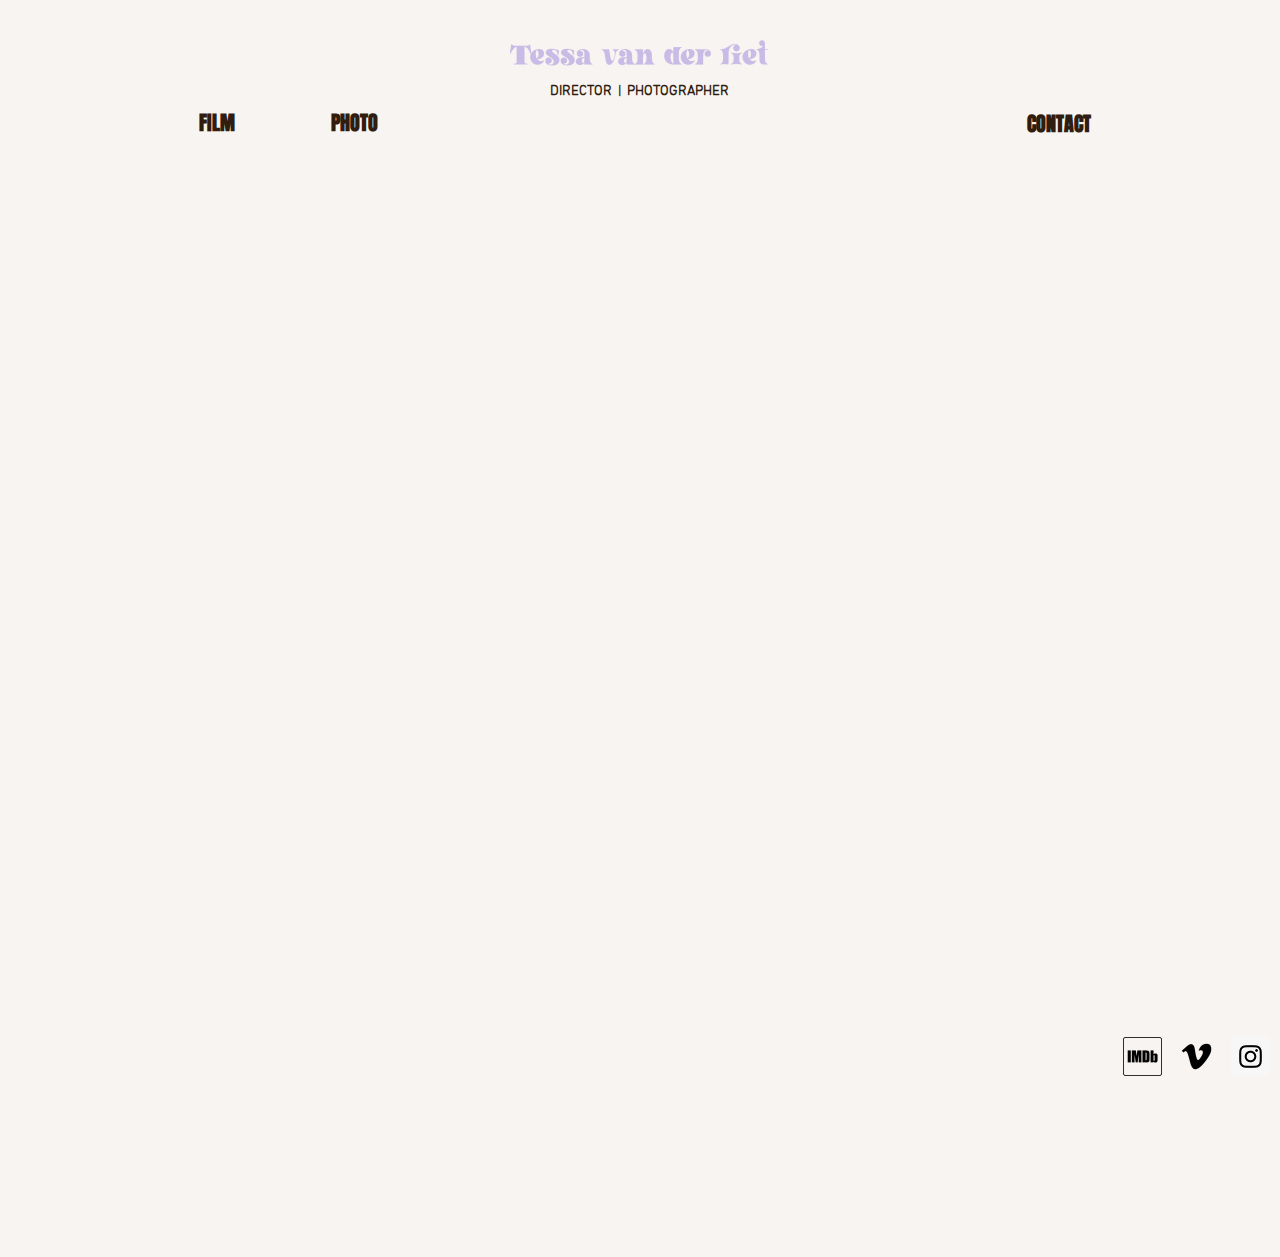
<file: index.html>
<!DOCTYPE html>
<html lang="nl">
<head>
  
  <meta charset='utf-8'>
  <meta name="viewport" content="width=device-width, initial-scale=1" id="spixDesktopViewport" />
  <meta http-equiv="X-UA-Compatible" content="IE=edge">
  <meta name="generator" content="Spix.com Website Builder"/>

  <!-- Initial CSS -->
  <style>
    a,
    abbr,
    acronym,
    address,
    applet,
    b,
    big,
    blockquote,
    body,
    button,
    caption,
    center,
    cite,
    code,
    dd,
    del,
    dfn,
    div,
    dl,
    dt,
    em,
    fieldset,
    font,
    footer,
    form,
    h1,
    h2,
    h3,
    h4,
    h5,
    h6,
    header,
    html,
    i,
    iframe
    img,
    ins,
    kbd,
    label,
    legend,
    li,
    nav,
    object,
    ol,
    p,
    pre,
    q,
    s,
    samp,
    section,
    small,
    span,
    strike,
    strong,
    sub,
    sup,
    table,
    tbody,
    td,
    tfoot,
    th,
    thead,
    title,
    tr,
    tt,
    u,
    ul,
    var {
      background: transparent;
      border: 0;
      margin: 0;
      outline: 0;
      padding: 0;
      vertical-align: baseline
    }
  
    body {
      font-family: Arial, Helvetica, sans-serif;
      font-size: 10px
    }
  
    input,
    select,
    textarea {
      box-sizing: border-box;
      font-family: Helvetica, Arial, sans-serif
    }
  
    ol,
    ul {
      list-style: none
    }
  
    blockquote,
    q {
      quotes: none
    }
  
    ins {
      text-decoration: none
    }
  
    del {
      text-decoration: line-through
    }
  
    table {
      border-collapse: collapse;
      border-spacing: 0
    }
  
    a {
      cursor: pointer;
      text-decoration: none
    }
  
    body,
    html {
      height: 100%
    }
  
    body {
      overflow-x: auto;
      overflow-y: scroll
    }
  
    .testStyles {
      overflow-y: hidden
    }
  
    .reset-button {
      -webkit-appearance: none;
      background: none;
      border: 0;
      color: inherit;
      font: inherit;
      line-height: normal;
      outline: 0;
      overflow: visible;
      padding: 0;
      -webkit-user-select: none;
      -moz-user-select: none;
      -ms-user-select: none
    }
  
    :focus {
      outline: none
    }
  
    body.device-mobile-optimized {
      overflow-x: hidden;
      overflow-y: scroll
    }
  
    body.device-mobile-optimized:not(.responsive) #SITE_CONTAINER {
      margin-left: auto;
      margin-right: auto;
      overflow-x: visible;
      position: relative;
      width: 320px
    }
  
    body.device-mobile-optimized:not(.responsive):not(.blockSiteScrolling) #SITE_CONTAINER {
      margin-top: 0
    }
  
    body.device-mobile-optimized>* {
      max-width: 100% !important
    }
  
    body.device-mobile-optimized #site-root {
      overflow-x: hidden;
      overflow-y: hidden
    }
  
    @supports(overflow:clip) {
      body.device-mobile-optimized.dont-overflow-hidden-site-root #site-root {
        overflow-x: clip;
        overflow-y: clip
      }
    }
  
    body.device-mobile-non-optimized #SITE_CONTAINER #site-root {
      overflow-x: hidden;
      overflow-y: auto
    }
  
    body.device-mobile-non-optimized.fullScreenMode {
      background-color: #5f6360
    }
  
    body.device-mobile-non-optimized.fullScreenMode #MOBILE_ACTIONS_MENU,
    body.device-mobile-non-optimized.fullScreenMode #SITE_BACKGROUND,
    body.device-mobile-non-optimized.fullScreenMode #site-root,
    body.fullScreenMode #spix_ADS {
      visibility: hidden
    }
  
    body.fullScreenMode {
      overflow-x: hidden !important;
      overflow-y: hidden !important
    }
  
    body.fullScreenMode.device-mobile-optimized #TINY_MENU {
      opacity: 0;
      pointer-events: none
    }
  
    body.fullScreenMode-scrollable.device-mobile-optimized {
      overflow-x: hidden !important;
      overflow-y: auto !important
    }
  
    body.fullScreenMode-scrollable.device-mobile-optimized #masterPage,
    body.fullScreenMode-scrollable.device-mobile-optimized #site-root {
      overflow-x: hidden !important;
      overflow-y: hidden !important
    }
  
    body.fullScreenMode-scrollable.device-mobile-optimized #SITE_BACKGROUND,
    body.fullScreenMode-scrollable.device-mobile-optimized #masterPage {
      height: auto !important
    }
  
    body.fullScreenMode-scrollable.device-mobile-optimized #masterPage.mesh-layout {
      height: 0 !important
    }
  
    body.blockSiteScrolling {
      overflow: hidden;
      position: fixed;
      width: 100%
    }
  
    body.blockSiteScrolling #SITE_CONTAINER {
      margin-top: calc(var(--blocked-site-scroll-margin-top)*-1)
    }
  
    body.blockSiteScrolling:not(.responsive) #spix_ADS {
      margin-top: var(--blocked-site-scroll-margin-top)
    }
  
    .fullScreenOverlay {
      bottom: 0;
      display: flex;
      justify-content: center;
      left: 0;
      overflow-y: hidden;
      position: fixed;
      right: 0;
      top: -60px;
      z-index: 1005
    }
  
    .fullScreenOverlay>.fullScreenOverlayContent {
      bottom: 0;
      left: 0;
      margin: 0 auto;
      overflow: hidden;
      position: absolute;
      right: 0;
      top: 60px;
      transform: translateZ(0)
    }
  
    [data-mesh-id$=centeredContent],
    [data-mesh-id$=form],
    [data-mesh-id$=inlineContent] {
      pointer-events: none;
      position: relative
    }
  
    [data-mesh-id$=-gridWrapper],
    [data-mesh-id$=-rotated-wrapper] {
      pointer-events: none
    }
  
    [data-mesh-id$=-gridContainer]>*,
    [data-mesh-id$=-rotated-wrapper]>*,
    [data-mesh-id$=inlineContent]>:not([data-mesh-id$=-gridContainer]) {
      pointer-events: auto
    }
  
    .device-mobile-optimized #masterPage.mesh-layout #SOSP_CONTAINER_CUSTOM_ID {
      grid-area: 2/1/3/2;
      -ms-grid-row: 2;
      position: relative
    }
  
    #masterPage.mesh-layout {
      -ms-grid-rows: max-content max-content min-content max-content;
      -ms-grid-columns: 100%;
      align-items: start;
      display: -ms-grid;
      display: grid;
      grid-template-columns: 100%;
      grid-template-rows: max-content max-content min-content max-content;
      justify-content: stretch
    }
  
    #masterPage.mesh-layout #PAGES_CONTAINER,
    #masterPage.mesh-layout #SITE_FOOTER-placeholder,
    #masterPage.mesh-layout #SITE_FOOTER_WRAPPER,
    #masterPage.mesh-layout #SITE_HEADER-placeholder,
    #masterPage.mesh-layout #SITE_HEADER_WRAPPER,
    #masterPage.mesh-layout #SOSP_CONTAINER_CUSTOM_ID[data-state~=mobileView],
    #masterPage.mesh-layout #soapAfterPagesContainer,
    #masterPage.mesh-layout #soapBeforePagesContainer {
      -ms-grid-row-align: start;
      -ms-grid-column-align: start;
      -ms-grid-column: 1
    }
  
    #masterPage.mesh-layout #SITE_HEADER-placeholder,
    #masterPage.mesh-layout #SITE_HEADER_WRAPPER {
      grid-area: 1/1/2/2;
      -ms-grid-row: 1
    }
  
    #masterPage.mesh-layout #PAGES_CONTAINER,
    #masterPage.mesh-layout #soapAfterPagesContainer,
    #masterPage.mesh-layout #soapBeforePagesContainer {
      grid-area: 3/1/4/2;
      -ms-grid-row: 3
    }
  
    #masterPage.mesh-layout #soapAfterPagesContainer,
    #masterPage.mesh-layout #soapBeforePagesContainer {
      width: 100%
    }
  
    #masterPage.mesh-layout #PAGES_CONTAINER {
      align-self: stretch
    }
  
    #masterPage.mesh-layout main#PAGES_CONTAINER {
      display: block
    }
  
    #masterPage.mesh-layout #SITE_FOOTER-placeholder,
    #masterPage.mesh-layout #SITE_FOOTER_WRAPPER {
      grid-area: 4/1/5/2;
      -ms-grid-row: 4
    }
  
    #masterPage.mesh-layout #SITE_PAGES,
    #masterPage.mesh-layout [data-mesh-id=PAGES_CONTAINERcenteredContent],
    #masterPage.mesh-layout [data-mesh-id=PAGES_CONTAINERinlineContent] {
      height: 100%
    }
  
    #masterPage.mesh-layout.desktop>* {
      width: 100%
    }
  
    #masterPage.mesh-layout #PAGES_CONTAINER,
    #masterPage.mesh-layout #SITE_FOOTER,
    #masterPage.mesh-layout #SITE_FOOTER_WRAPPER,
    #masterPage.mesh-layout #SITE_HEADER,
    #masterPage.mesh-layout #SITE_HEADER_WRAPPER,
    #masterPage.mesh-layout #SITE_PAGES,
    #masterPage.mesh-layout #masterPageinlineContent,
    #site-root {
      position: relative
    }
  
    #site-root {
      margin: 0 auto;
      min-height: 100%;
      top: var(--spix-ads-top-height)
    }
  
    #site-root img:not([src]) {
      visibility: hidden
    }
  
    #site-root svg img:not([src]) {
      visibility: visible
    }
  
    body:not(.responsive) #site-root {
      min-width: var(--site-width);
      width: 100%
    }
  
    #SITE_CONTAINER {
      position: relative
    }
  
    .auto-generated-link {
      color: inherit
    }
  
    body:not([data-js-loaded]) [data-hide-prejs] {
      visibility: hidden
    }

    #ContainermainPageinlineContent-gridContainer {
        width: 100vw !important;
        max-width: 100% !important;
    }
  
    #SCROLL_TO_BOTTOM,
    #SCROLL_TO_TOP {
      height: 0
    }
  
    .has-click-trigger {
      cursor: pointer
    }
  
    [data-z-counter] {
      z-index: 0
    }
  
    [data-z-counter="0"] {
      z-index: auto
    }
  
    .spixSiteProperties {
      -webkit-font-smoothing: antialiased;
      -moz-osx-font-smoothing: grayscale
    }
    .video-container {
      display: flex;
      justify-content: center;
      align-items: center;
      width: 100vw;
      margin-top: 20px;
      margin-bottom: 10px;
    }

    .video-container iframe {
      width: 100%;
      display: block;
    }

    iframe {
      width: 100vw !important;
      max-width: 100% !important;
      height: 850px; /* Adjust as needed */
      display: block;
      border: none;
    }

    .socials {
      display: flex; /* Ensures horizontal alignment */
      justify-content: center; /* Centers the icons */
      align-items: center; /* Aligns icons vertically */
      gap: 15px; /* Adds spacing between icons */
      padding: 0;
      list-style: none; /* Removes bullet points */
      margin-top: 20px; /* Adjusts spacing above the icons */
    }

    .socials li {
      display: inline-block; /* Ensures icons remain inline */
    }


  </style>


<!-- render-head end -->
<!--render body head beginning-->
<body>


<style>
  .YzqVVZ {
    overflow: visible;
    position: relative
  }

  .mwF7X1 {
    -webkit-backface-visibility: hidden;
    backface-visibility: hidden
  }

  .YGilLk {
    cursor: pointer
  }

  .HlRz5e {
    display: block;
    height: 100%;
    width: 100%
  }

  .HlRz5e img {
    max-width: var(--spix-img-max-width, 100%)
  }

  .HlRz5e[data-animate-blur] img {
    filter: blur(9px);
    transition: filter .8s ease-in
  }

  .HlRz5e[data-animate-blur] img[data-load-done] {
    filter: none
  }

  .I5zqsT {
    display: block
  }

  .I5zqsT,
  .MW5IWV {
    height: 100%;
    width: 100%
  }

  .MW5IWV {
    left: 0;
    -webkit-mask-image: var(--mask-image, none);
    mask-image: var(--mask-image, none);
    -webkit-mask-position: var(--mask-position, 0);
    mask-position: var(--mask-position, 0);
    -webkit-mask-repeat: var(--mask-repeat, no-repeat);
    mask-repeat: var(--mask-repeat, no-repeat);
    -webkit-mask-size: var(--mask-size, 100%);
    mask-size: var(--mask-size, 100%);
    overflow: hidden;
    pointer-events: var(--fill-layer-background-media-pointer-events);
    position: absolute;
    top: 0
  }

  .MW5IWV.N3eg0s {
    clip: rect(0, auto, auto, 0)
  }

  .MW5IWV .Kv1aVt {
    height: 100%;
    position: absolute;
    top: 0;
    width: 100%
  }

  .MW5IWV .dLPlxY {
    height: var(--fill-layer-image-height, 100%);
    opacity: var(--fill-layer-image-opacity)
  }

  .MW5IWV .dLPlxY img {
    height: 100%;
    width: 100%
  }

  @supports(-webkit-hyphens:none) {
    .MW5IWV.N3eg0s {
      clip: auto;
      -webkit-clip-path: inset(0)
    }
  }

  .VgO9Yg {
    height: 100%
  }

  .LWbAav {
    background-color: var(--bg-overlay-color);
    background-image: var(--bg-gradient)
  }

  .K_YxMd,
  .yK6aSC {
    opacity: var(--fill-layer-video-opacity)
  }

  .NGjcJN {
    bottom: var(--media-padding-bottom);
    height: var(--media-padding-height);
    position: absolute;
    top: var(--media-padding-top);
    width: 100%
  }

  .mNGsUM {
    transform: scale(var(--scale, 1));
    transition: var(--transform-duration, transform 0s)
  }

  .K_YxMd {
    height: 100%;
    position: relative;
    width: 100%
  }

  .bX9O_S {
    -webkit-clip-path: var(--fill-layer-clip);
    clip-path: var(--fill-layer-clip)
  }

  .Z_wCwr,
  .bX9O_S {
    position: absolute;
    top: 0
  }

  .Jxk_UL img,
  .Z_wCwr,
  .bX9O_S {
    height: 100%;
    width: 100%
  }

  .K8MSra {
    opacity: 0
  }

  .K8MSra,
  .YTb3b4 {
    position: absolute;
    top: 0
  }

  .YTb3b4 {
    height: 0;
    left: 0;
    overflow: hidden;
    width: 0
  }

  .SUz0WK {
    left: 0;
    pointer-events: var(--fill-layer-background-media-pointer-events);
    position: var(--fill-layer-background-media-position)
  }

  .FNxOn5,
  .SUz0WK,
  .m4khSP {
    height: 100%;
    top: 0;
    width: 100%
  }

  .FNxOn5 {
    position: absolute
  }

  .m4khSP {
    background-color: var(--fill-layer-background-overlay-color);
    opacity: var(--fill-layer-background-overlay-blend-opacity-fallback, 1);
    position: var(--fill-layer-background-overlay-position);
    transform: var(--fill-layer-background-overlay-transform)
  }

  @supports(mix-blend-mode:overlay) {
    .m4khSP {
      mix-blend-mode: var(--fill-layer-background-overlay-blend-mode);
      opacity: var(--fill-layer-background-overlay-blend-opacity, 1)
    }
  }

  ._C0cVf {
    bottom: 0;
    left: 0;
    position: absolute;
    right: 0;
    top: 0;
    width: 100%
  }

  .hFwGTD {
    transform: translateY(-100%);
    transition: .2s ease-in
  }

  .IQgXoP {
    transition: .2s
  }

  .Nr3Nid {
    opacity: 0;
    transition: .2s ease-in
  }

  .Nr3Nid.l4oO6c {
    z-index: -1 !important
  }

  .iQuoC4 {
    opacity: 1;
    transition: .2s
  }

  .CJF7A2 {
    height: auto
  }

  .CJF7A2,
  .U4Bvut {
    position: relative;
    width: 100%
  }

  :host(:not(.device-mobile-optimized)) .G5K6X8,
  body:not(.device-mobile-optimized) .G5K6X8 {
    margin-left: calc((100% - var(--site-width))/2);
    width: var(--site-width)
  }

  .xU8fqS[data-focuscycled=active] {
    outline: 1px solid transparent
  }

  .xU8fqS[data-focuscycled=active]:not(:focus-within) {
    outline: 2px solid transparent;
    transition: outline .01s ease
  }

  .xU8fqS ._4XcTfy {
    background-color: var(--screenwidth-corvid-background-color, rgba(var(--bg, var(--color_11)), var(--alpha-bg, 1)));
    border-bottom: var(--brwb, 0) solid var(--screenwidth-corvid-border-color, rgba(var(--brd, var(--color_15)), var(--alpha-brd, 1)));
    border-top: var(--brwt, 0) solid var(--screenwidth-corvid-border-color, rgba(var(--brd, var(--color_15)), var(--alpha-brd, 1)));
    bottom: 0;
    box-shadow: var(--shd, 0 0 5px rgba(0, 0, 0, .7));
    left: 0;
    position: absolute;
    right: 0;
    top: 0
  }

  .xU8fqS .gUbusX {
    background-color: rgba(var(--bgctr, var(--color_11)), var(--alpha-bgctr, 1));
    border-radius: var(--rd, 0);
    bottom: var(--brwb, 0);
    top: var(--brwt, 0)
  }

  .xU8fqS .G5K6X8,
  .xU8fqS .gUbusX {
    left: 0;
    position: absolute;
    right: 0
  }

  .xU8fqS .G5K6X8 {
    bottom: 0;
    top: 0
  }

  :host(.device-mobile-optimized) .xU8fqS .G5K6X8,
  body.device-mobile-optimized .xU8fqS .G5K6X8 {
    left: 10px;
    right: 10px
  }

  .SPY_vo {
    pointer-events: none
  }

  .BmZ5pC {
    height: 100%;
    min-height: calc(100vh - var(--spix-ads-height));
    min-width: var(--site-width);
    position: var(--bg-position);
    top: var(--spix-ads-height);
    width: 100%
  }

  .zKbzSQ {
    touch-action: manipulation
  }

  .kuTaGy {
    align-items: center;
    box-sizing: border-box;
    display: flex;
    justify-content: var(--label-align);
    min-width: 100%;
    text-align: initial;
    width: -moz-max-content;
    width: max-content
  }

  .kuTaGy:before {
    max-width: var(--margin-left, 0)
  }

  .kuTaGy:after,
  .kuTaGy:before {
    align-self: stretch;
    content: "";
    flex-grow: 1
  }

  .kuTaGy:after {
    max-width: var(--margin-right, 0)
  }

  .R6ex7N {
    height: 100%
  }

  .R6ex7N .kuTaGy {
    border-radius: var(--corvid-border-radius, var(--rd, 0));
    bottom: 0;
    box-shadow: var(--shd, 0 1px 4px rgba(0, 0, 0, .6));
    left: 0;
    position: absolute;
    right: 0;
    top: 0;
    transition: var(--trans1, border-color .4s ease 0s, background-color .4s ease 0s)
  }

  .R6ex7N .kuTaGy:link,
  .R6ex7N .kuTaGy:visited {
    border-color: transparent
  }

  .R6ex7N .M3I7Z2 {
    color: var(--corvid-color, rgb(var(--txt, var(--color_15))));
    font: var(--fnt, var(--font_5));
    margin: 0;
    position: relative;
    transition: var(--trans2, color .4s ease 0s);
    white-space: nowrap
  }

  .R6ex7N[aria-disabled=false] .kuTaGy {
    background-color: var(--corvid-background-color, rgba(var(--bg, var(--color_17)), var(--alpha-bg, 1)));
    border: solid var(--corvid-border-color, rgba(var(--brd, var(--color_15)), var(--alpha-brd, 1))) var(--corvid-border-width, var(--brw, 0));
    cursor: pointer !important
  }

  :host(.device-mobile-optimized) .R6ex7N[aria-disabled=false]:active .kuTaGy,
  body.device-mobile-optimized .R6ex7N[aria-disabled=false]:active .kuTaGy {
    background-color: rgba(var(--bgh, var(--color_18)), var(--alpha-bgh, 1));
    border-color: rgba(var(--brdh, var(--color_15)), var(--alpha-brdh, 1))
  }

  :host(.device-mobile-optimized) .R6ex7N[aria-disabled=false]:active .M3I7Z2,
  body.device-mobile-optimized .R6ex7N[aria-disabled=false]:active .M3I7Z2 {
    color: rgb(var(--txth, var(--color_15)))
  }

  :host(:not(.device-mobile-optimized)) .R6ex7N[aria-disabled=false]:hover .kuTaGy,
  body:not(.device-mobile-optimized) .R6ex7N[aria-disabled=false]:hover .kuTaGy {
    background-color: rgba(var(--bgh, var(--color_18)), var(--alpha-bgh, 1));
    border-color: rgba(var(--brdh, var(--color_15)), var(--alpha-brdh, 1))
  }

  :host(:not(.device-mobile-optimized)) .R6ex7N[aria-disabled=false]:hover .M3I7Z2,
  body:not(.device-mobile-optimized) .R6ex7N[aria-disabled=false]:hover .M3I7Z2 {
    color: rgb(var(--txth, var(--color_15)))
  }

  .R6ex7N[aria-disabled=true] .kuTaGy {
    background-color: rgba(var(--bgd, 204, 204, 204), var(--alpha-bgd, 1));
    border-color: rgba(var(--brdd, 204, 204, 204), var(--alpha-brdd, 1));
    border-style: solid;
    border-width: var(--corvid-border-width, var(--brw, 0))
  }

  .R6ex7N[aria-disabled=true] .M3I7Z2 {
    color: rgb(var(--txtd, 255, 255, 255))
  }

  .U2uNPe {
    align-items: center;
    box-sizing: border-box;
    display: flex;
    justify-content: var(--label-align);
    min-width: 100%;
    text-align: initial;
    width: -moz-max-content;
    width: max-content
  }

  .U2uNPe:before {
    max-width: var(--margin-left, 0)
  }

  .U2uNPe:after,
  .U2uNPe:before {
    align-self: stretch;
    content: "";
    flex-grow: 1
  }

  .U2uNPe:after {
    max-width: var(--margin-right, 0)
  }

  .S3GIZZ[aria-disabled=false] .U2uNPe {
    cursor: pointer
  }

  :host(.device-mobile-optimized) .S3GIZZ[aria-disabled=false]:active .CQ3ICl,
  body.device-mobile-optimized .S3GIZZ[aria-disabled=false]:active .CQ3ICl {
    color: rgb(var(--txth, var(--color_15)));
    transition: var(--trans, color .4s ease 0s)
  }

  :host(:not(.device-mobile-optimized)) .S3GIZZ[aria-disabled=false]:hover .CQ3ICl,
  body:not(.device-mobile-optimized) .S3GIZZ[aria-disabled=false]:hover .CQ3ICl {
    color: rgb(var(--txth, var(--color_15)));
    transition: var(--trans, color .4s ease 0s)
  }

  .S3GIZZ .U2uNPe {
    bottom: 0;
    left: 0;
    position: absolute;
    right: 0;
    top: 0
  }

  .S3GIZZ .CQ3ICl {
    color: var(--corvid-color, rgb(var(--txt, var(--color_15))));
    font: var(--fnt, var(--font_5));
    transition: var(--trans, color .4s ease 0s);
    white-space: nowrap
  }

  .S3GIZZ[aria-disabled=true] .CQ3ICl {
    color: rgb(var(--txtd, 255, 255, 255))
  }

  :host(:not(.device-mobile-optimized)) .Lw0u6i,
  body:not(.device-mobile-optimized) .Lw0u6i {
    --display: flex;
    display: var(--display)
  }

  :host(:not(.device-mobile-optimized)) .So7Ias,
  body:not(.device-mobile-optimized) .So7Ias {
    display: flex;
    margin: 0 auto;
    position: relative;
    width: calc(100% - var(--padding)*2)
  }

  :host(:not(.device-mobile-optimized)) .So7Ias>*,
  body:not(.device-mobile-optimized) .So7Ias>* {
    flex: var(--column-flex) 1 0%;
    left: 0;
    margin-bottom: var(--padding);
    margin-left: var(--margin);
    margin-top: var(--padding);
    min-width: 0;
    position: relative;
    top: 0
  }

  :host(:not(.device-mobile-optimized)) .So7Ias>:first-child,
  body:not(.device-mobile-optimized) .So7Ias>:first-child {
    margin-left: 0
  }

  :host(.device-mobile-optimized) .So7Ias,
  body.device-mobile-optimized .So7Ias {
    display: block;
    padding: var(--padding) 0;
    position: relative
  }

  :host(.device-mobile-optimized) .So7Ias>*,
  body.device-mobile-optimized .So7Ias>* {
    margin-bottom: var(--margin);
    position: relative
  }

  :host(.device-mobile-optimized) .So7Ias>:first-child,
  body.device-mobile-optimized .So7Ias>:first-child {
    margin-top: var(--firstChildMarginTop, 0)
  }

  :host(.device-mobile-optimized) .So7Ias>:last-child,
  body.device-mobile-optimized .So7Ias>:last-child {
    margin-bottom: var(--lastChildMarginBottom, var(--margin))
  }

  .qby0Dy {
    -webkit-backface-visibility: hidden;
    backface-visibility: hidden
  }

  .dkukWC {
    --divider-pin-height__: min(1, calc(var(--divider-layers-pin-factor__) + 1));
    --divider-pin-layer-height__: var(--divider-layers-pin-factor__);
    --divider-pin-border__: min(1, calc(var(--divider-layers-pin-factor__) / -1 + 1));
    height: calc(var(--divider-height__) + var(--divider-pin-height__)*var(--divider-layers-size__)*var(--divider-layers-y__))
  }

  .dkukWC,
  .dkukWC .FRCqDF {
    left: 0;
    position: absolute;
    width: 100%
  }

  .dkukWC .FRCqDF {
    --divider-layer-i__: var(--divider-layer-i, 0);
    background-position: left calc(50% + var(--divider-offset-x__) + var(--divider-layers-x__)*var(--divider-layer-i__)) bottom;
    background-repeat: repeat-x;
    border-bottom-style: solid;
    border-bottom-width: calc(var(--divider-pin-border__)*var(--divider-layer-i__)*var(--divider-layers-y__));
    height: calc(var(--divider-height__) + var(--divider-pin-layer-height__)*var(--divider-layer-i__)*var(--divider-layers-y__));
    opacity: calc(1 - var(--divider-layer-i__)/(var(--divider-layer-i__) + 1))
  }

  .xnZvZH {
    --divider-height__: var(--divider-top-height, auto);
    --divider-offset-x__: var(--divider-top-offset-x, 0px);
    --divider-layers-size__: var(--divider-top-layers-size, 0);
    --divider-layers-y__: var(--divider-top-layers-y, 0px);
    --divider-layers-x__: var(--divider-top-layers-x, 0px);
    --divider-layers-pin-factor__: var(--divider-top-layers-pin-factor, 0);
    border-top: var(--divider-top-padding, 0) solid var(--divider-top-color, currentColor);
    opacity: var(--divider-top-opacity, 1);
    top: 0;
    transform: var(--divider-top-flip, scaleY(-1))
  }

  .xnZvZH .FRCqDF {
    background-image: var(--divider-top-image, none);
    background-size: var(--divider-top-size, contain);
    border-color: var(--divider-top-color, currentColor);
    bottom: 0;
    filter: var(--divider-top-filter, none)
  }

  .MBOSCN {
    --divider-height__: var(--divider-bottom-height, auto);
    --divider-offset-x__: var(--divider-bottom-offset-x, 0px);
    --divider-layers-size__: var(--divider-bottom-layers-size, 0);
    --divider-layers-y__: var(--divider-bottom-layers-y, 0px);
    --divider-layers-x__: var(--divider-bottom-layers-x, 0px);
    --divider-layers-pin-factor__: var(--divider-bottom-layers-pin-factor, 0);
    border-bottom: var(--divider-bottom-padding, 0) solid var(--divider-bottom-color, currentColor);
    bottom: 0;
    opacity: var(--divider-bottom-opacity, 1);
    transform: var(--divider-bottom-flip, none)
  }

  .MBOSCN .FRCqDF {
    background-image: var(--divider-bottom-image, none);
    background-size: var(--divider-bottom-size, contain);
    border-color: var(--divider-bottom-color, currentColor);
    bottom: 0;
    filter: var(--divider-bottom-filter, none)
  }

  .nTOEE9 {
    height: 100%;
    overflow: hidden;
    width: 100%
  }

  .nTOEE9.sqUyGm:hover {
    cursor: url([data-uri]), auto
  }

  .nTOEE9.C_JY0G:hover {
    cursor: url([data-uri]), auto
  }

  .rYiAuL {
    cursor: pointer
  }

  .gSXewE {
    height: 0;
    left: 0;
    overflow: hidden;
    position: absolute;
    top: 0;
    width: 0
  }

  .j7pOnl {
    box-sizing: border-box;
    height: 100%;
    width: 100%
  }

  .BI8PVQ {
    min-height: var(--image-min-height);
    min-width: var(--image-min-width)
  }

  .BI8PVQ img {
    filter: var(--filter-effect-svg-url);
    -webkit-mask-image: var(--mask-image, none);
    mask-image: var(--mask-image, none);
    -webkit-mask-position: var(--mask-position, 0);
    mask-position: var(--mask-position, 0);
    -webkit-mask-repeat: var(--mask-repeat, no-repeat);
    mask-repeat: var(--mask-repeat, no-repeat);
    -webkit-mask-size: var(--mask-size, 100% 100%);
    mask-size: var(--mask-size, 100% 100%);
    -o-object-position: var(--object-position);
    object-position: var(--object-position)
  }

  .MazNVa {
    left: var(--left, auto);
    position: var(--position-fixed, static);
    top: var(--top, auto);
    z-index: var(--z-index, auto)
  }

  .MazNVa .BI8PVQ img {
    box-shadow: 0 0 0 #000;
    position: static;
    -webkit-user-select: none;
    -moz-user-select: none;
    -ms-user-select: none;
    user-select: none
  }

  .MazNVa .j7pOnl {
    display: block;
    overflow: hidden
  }

  .MazNVa .BI8PVQ {
    overflow: hidden
  }

  .c7cMWz {
    bottom: 0;
    left: 0;
    position: absolute;
    right: 0;
    top: 0
  }

  .FVGvCX {
    height: auto;
    position: relative;
    width: 100%
  }

  body:not(.responsive) .zK7MhX {
    align-self: start;
    grid-area: 1/1/1/1;
    height: 100%;
    justify-self: stretch;
    left: 0;
    position: relative
  }

  :host(:not(.device-mobile-optimized)) .c7cMWz,
  body:not(.device-mobile-optimized) .c7cMWz {
    margin-left: calc((100% - var(--site-width))/2);
    width: var(--site-width)
  }

  .fEm0Bo .c7cMWz {
    background-color: rgba(var(--bg, var(--color_11)), var(--alpha-bg, 1));
    overflow: hidden
  }

  :host(.device-mobile-optimized) .c7cMWz,
  body.device-mobile-optimized .c7cMWz {
    left: 10px;
    right: 10px
  }

  .PFkO7r {
    bottom: 0;
    left: 0;
    position: absolute;
    right: 0;
    top: 0
  }

  .HT5ybB {
    height: auto;
    position: relative;
    width: 100%
  }

  body:not(.responsive) .dBAkHi {
    align-self: start;
    grid-area: 1/1/1/1;
    height: 100%;
    justify-self: stretch;
    left: 0;
    position: relative
  }

  :host(:not(.device-mobile-optimized)) .PFkO7r,
  body:not(.device-mobile-optimized) .PFkO7r {
    margin-left: calc((100% - var(--site-width))/2);
    width: var(--site-width)
  }

  :host(.device-mobile-optimized) .PFkO7r,
  body.device-mobile-optimized .PFkO7r {
    left: 10px;
    right: 10px
  }
</style>
<style>
  .StylableButton2545352419__root {
    -archetype: box;
    border: none;
    box-sizing: border-box;
    cursor: pointer;
    display: block;
    height: 100%;
    min-height: 10px;
    min-width: 10px;
    padding: 0;
    touch-action: manipulation;
    width: 100%
  }

  .StylableButton2545352419__root[disabled] {
    pointer-events: none
  }

  .StylableButton2545352419__root.StylableButton2545352419--hasBackgroundColor {
    background-color: var(--corvid-background-color) !important
  }

  .StylableButton2545352419__root.StylableButton2545352419--hasBorderColor {
    border-color: var(--corvid-border-color) !important
  }

  .StylableButton2545352419__root.StylableButton2545352419--hasBorderRadius {
    border-radius: var(--corvid-border-radius) !important
  }

  .StylableButton2545352419__root.StylableButton2545352419--hasBorderWidth {
    border-width: var(--corvid-border-width) !important
  }

  .StylableButton2545352419__root.StylableButton2545352419--hasColor,
  .StylableButton2545352419__root.StylableButton2545352419--hasColor .StylableButton2545352419__label {
    color: var(--corvid-color) !important
  }

  .StylableButton2545352419__link {
    -archetype: box;
    box-sizing: border-box;
    color: #000;
    text-decoration: none
  }

  .StylableButton2545352419__container {
    align-items: center;
    display: flex;
    flex-basis: auto;
    flex-direction: row;
    flex-grow: 1;
    height: 100%;
    justify-content: center;
    overflow: hidden;
    transition: all .2s ease, visibility 0s;
    width: 100%
  }

  .StylableButton2545352419__label {
    -archetype: text;
    -controller-part-type: LayoutChildDisplayDropdown, LayoutFlexChildSpacing(first);
    max-width: 100%;
    min-width: 1.8em;
    overflow: hidden;
    text-align: center;
    text-overflow: ellipsis;
    transition: inherit;
    white-space: nowrap
  }

  .StylableButton2545352419__root.StylableButton2545352419--isMaxContent .StylableButton2545352419__label {
    text-overflow: unset
  }

  .StylableButton2545352419__root.StylableButton2545352419--isWrapText .StylableButton2545352419__label {
    min-width: 10px;
    overflow-wrap: break-word;
    white-space: break-spaces;
    word-break: break-word
  }

  .StylableButton2545352419__icon {
    -archetype: icon;
    -controller-part-type: LayoutChildDisplayDropdown, LayoutFlexChildSpacing(last);
    flex-shrink: 0;
    height: 50px;
    min-width: 1px;
    transition: inherit
  }

  .StylableButton2545352419__icon.StylableButton2545352419--override {
    display: block !important
  }

  .StylableButton2545352419__icon svg,
  .StylableButton2545352419__icon>div {
    display: flex;
    height: inherit;
    width: inherit
  }

  .Vd6aQZ {
    overflow: hidden;
    padding: 0;
    pointer-events: none;
    white-space: nowrap
  }

  .mHZSwn {
    display: none
  }

  .nDEeB0 {
    cursor: pointer
  }

  .lvxhkV {
    bottom: 0;
    left: 0;
    position: absolute;
    right: 0;
    top: 0;
    width: 100%
  }

  .QJjwEo {
    transform: translateY(-100%);
    transition: .2s ease-in
  }

  .kdBXfh {
    transition: .2s
  }

  .MP52zt {
    opacity: 0;
    transition: .2s ease-in
  }

  .MP52zt.Bhu9m5 {
    z-index: -1 !important
  }

  .LVP8Wf {
    opacity: 1;
    transition: .2s
  }

  .VrZrC0 {
    height: auto
  }

  .VrZrC0,
  .cKxVkc {
    position: relative;
    width: 100%
  }

  :host(:not(.device-mobile-optimized)) .vlM3HR,
  body:not(.device-mobile-optimized) .vlM3HR {
    margin-left: calc((100% - var(--site-width))/2);
    width: var(--site-width)
  }

  .AT7o0U[data-focuscycled=active] {
    outline: 1px solid transparent
  }

  .AT7o0U[data-focuscycled=active]:not(:focus-within) {
    outline: 2px solid transparent;
    transition: outline .01s ease
  }

  .AT7o0U .vlM3HR {
    bottom: 0;
    left: 0;
    position: absolute;
    right: 0;
    top: 0
  }

  .HlRz5e {
    display: block;
    height: 100%;
    width: 100%
  }

  .HlRz5e img {
    max-width: var(--spix-img-max-width, 100%)
  }

  .HlRz5e[data-animate-blur] img {
    filter: blur(9px);
    transition: filter .8s ease-in
  }

  .HlRz5e[data-animate-blur] img[data-load-done] {
    filter: none
  }

  .I5zqsT {
    display: block;
    height: 100%;
    width: 100%
  }

  .WzbAF8 .socials .O6KwRn {
    display: var(--item-display);
    height: var(--item-size);
    margin: var(--item-margin);
    width: var(--item-size)
  }

  .WzbAF8 .socials .O6KwRn:last-child {
    margin: 0
  }

  .WzbAF8 .socials .O6KwRn .oRtuWN {
    display: block
  }

  .WzbAF8 .socials .O6KwRn .oRtuWN .YaS0jR {
    height: var(--item-size);
    width: var(--item-size)
  }

  .WzbAF8 .socials {
    height: 100%;
    position: absolute;
    white-space: nowrap;
    width: 100%
  }

  :host(.device-mobile-optimized) .WzbAF8 .socials,
  body.device-mobile-optimized .WzbAF8 .socials {
    white-space: normal
  }

  .sNF2R0 {
    opacity: 0
  }

  .hLoBV3 {
    transition: opacity var(--transition-duration) cubic-bezier(.37, 0, .63, 1)
  }

  .Rdf41z,
  .hLoBV3 {
    opacity: 1
  }

  .ftlZWo {
    transition: opacity var(--transition-duration) cubic-bezier(.37, 0, .63, 1)
  }

  .ATGlOr,
  .ftlZWo {
    opacity: 0
  }

  .KQSXD0 {
    transition: opacity var(--transition-duration) cubic-bezier(.64, 0, .78, 0)
  }

  .KQSXD0,
  .pagQKE {
    opacity: 1
  }

  ._6zG5H {
    opacity: 0;
    transition: opacity var(--transition-duration) cubic-bezier(.22, 1, .36, 1)
  }

  .BB49uC {
    transform: translateX(100%)
  }

  .j9xE1V {
    transition: transform var(--transition-duration) cubic-bezier(.87, 0, .13, 1)
  }

  .ICs7Rs,
  .j9xE1V {
    transform: translateX(0)
  }

  .DxijZJ {
    transition: transform var(--transition-duration) cubic-bezier(.87, 0, .13, 1)
  }

  .B5kjYq,
  .DxijZJ {
    transform: translateX(-100%)
  }

  .cJijIV {
    transition: transform var(--transition-duration) cubic-bezier(.87, 0, .13, 1)
  }

  .cJijIV,
  .hOxaWM {
    transform: translateX(0)
  }

  .T9p3fN {
    transform: translateX(100%);
    transition: transform var(--transition-duration) cubic-bezier(.87, 0, .13, 1)
  }

  .qDxYJm {
    transform: translateY(100%)
  }

  .aA9V0P {
    transition: transform var(--transition-duration) cubic-bezier(.87, 0, .13, 1)
  }

  .YPXPAS,
  .aA9V0P {
    transform: translateY(0)
  }

  .Xf2zsA {
    transition: transform var(--transition-duration) cubic-bezier(.87, 0, .13, 1)
  }

  .Xf2zsA,
  .y7Kt7s {
    transform: translateY(-100%)
  }

  .EeUgMu {
    transition: transform var(--transition-duration) cubic-bezier(.87, 0, .13, 1)
  }

  .EeUgMu,
  .fdHrtm {
    transform: translateY(0)
  }

  .WIFaG4 {
    transform: translateY(100%);
    transition: transform var(--transition-duration) cubic-bezier(.87, 0, .13, 1)
  }

  body:not(.responsive) .JshATs {
    overflow-x: clip
  }

  .fcNEqv {
    display: grid;
    grid-template-columns: 1fr;
    grid-template-rows: 1fr;
    height: 100%
  }

  .fcNEqv>div {
    align-self: stretch !important;
    justify-self: stretch !important
  }

  .u9k3ts {
    bottom: 0;
    left: 0;
    position: absolute;
    right: 0;
    top: 0
  }

  .WQ4fSJ {
    cursor: pointer
  }

  .aizuI7 {
    -webkit-tap-highlight-color: rgba(0, 0, 0, 0);
    fill: var(--fill);
    fill-opacity: var(--fill-opacity);
    stroke: var(--stroke);
    stroke-opacity: var(--stroke-opacity);
    stroke-width: var(--stroke-width);
    filter: var(--drop-shadow, none);
    opacity: var(--opacity);
    transform: var(--flip)
  }

  .aizuI7,
  .aizuI7 svg {
    bottom: 0;
    left: 0;
    position: absolute;
    right: 0;
    top: 0
  }

  .aizuI7 svg {
    height: var(--svg-calculated-height, 100%);
    margin: auto;
    padding: var(--svg-calculated-padding, 0);
    width: var(--svg-calculated-width, 100%)
  }

  .TcoJIb * {
    vector-effect: non-scaling-stroke
  }

  .R8rhQA svg,
  .elfY4_ svg {
    overflow: visible !important
  }

  @supports(-webkit-hyphens:none) {
    .aizuI7.elfY4_ {
      will-change: filter
    }
  }

  ol.font_100,
  ul.font_100 {
    color: #080808;
    font-family: "Arial, Helvetica, sans-serif", serif;
    font-size: 10px;
    font-style: normal;
    font-variant: normal;
    font-weight: 400;
    letter-spacing: normal;
    line-height: normal;
    margin: 0;
    text-decoration: none
  }

  ol.font_100 li,
  ul.font_100 li {
    margin-bottom: 12px
  }

  ol.spix-list-text-align,
  ul.spix-list-text-align {
    list-style-position: inside
  }

  ol.spix-list-text-align h1,
  ol.spix-list-text-align h2,
  ol.spix-list-text-align h3,
  ol.spix-list-text-align h4,
  ol.spix-list-text-align h5,
  ol.spix-list-text-align h6,
  ol.spix-list-text-align p,
  ul.spix-list-text-align h1,
  ul.spix-list-text-align h2,
  ul.spix-list-text-align h3,
  ul.spix-list-text-align h4,
  ul.spix-list-text-align h5,
  ul.spix-list-text-align h6,
  ul.spix-list-text-align p {
    display: inline
  }

  .dZ1L9N {
    cursor: pointer
  }

  .m0paWe {
    clip: rect(0 0 0 0);
    border: 0;
    height: 1px;
    margin: -1px;
    overflow: hidden;
    padding: 0;
    position: absolute;
    width: 1px
  }

  .tz5f0K [data-attr-richtext-marker=true] table {
    border-collapse: collapse;
    margin: 15px 0;
    width: 100%
  }

  .tz5f0K [data-attr-richtext-marker=true] table td {
    padding: 12px;
    position: relative
  }

  .tz5f0K [data-attr-richtext-marker=true] table td:after {
    border-bottom: 1px solid currentColor;
    border-left: 1px solid currentColor;
    bottom: 0;
    content: "";
    left: 0;
    opacity: .2;
    position: absolute;
    right: 0;
    top: 0
  }

  .tz5f0K [data-attr-richtext-marker=true] table tr td:last-child:after {
    border-right: 1px solid currentColor
  }

  .tz5f0K [data-attr-richtext-marker=true] table tr:first-child td:after {
    border-top: 1px solid currentColor
  }

  .Mpd2QF {
    min-height: var(--min-height);
    min-width: var(--min-width)
  }

  .Mpd2QF .RpJUy_ {
    word-wrap: break-word;
    height: 100%;
    overflow-wrap: break-word;
    position: relative;
    width: 100%
  }

  .Mpd2QF .RpJUy_ ul {
    list-style: disc inside
  }

  .Mpd2QF .RpJUy_ li {
    margin-bottom: 12px
  }

  .BaOVQ8 blockquote,
  .BaOVQ8 h1,
  .BaOVQ8 h2,
  .BaOVQ8 h3,
  .BaOVQ8 h4,
  .BaOVQ8 h5,
  .BaOVQ8 h6,
  .BaOVQ8 p {
    letter-spacing: normal;
    line-height: normal
  }

  .KriRUO {
    min-height: var(--min-height);
    min-width: var(--min-width)
  }

  .KriRUO .RpJUy_ {
    word-wrap: break-word;
    height: 100%;
    overflow-wrap: break-word;
    position: relative;
    width: 100%
  }

  .KriRUO .RpJUy_ ol,
  .KriRUO .RpJUy_ ul {
    letter-spacing: normal;
    line-height: normal;
    margin-left: .5em;
    padding-left: 1.3em
  }

  .KriRUO .RpJUy_ ol[dir=rtl],
  .KriRUO .RpJUy_ ul[dir=rtl] {
    margin-right: .5em;
    padding-right: 1.3em
  }

  .KriRUO .RpJUy_ ul {
    list-style-type: disc
  }

  .KriRUO .RpJUy_ ol {
    list-style-type: decimal
  }

  .KriRUO .RpJUy_ ol[dir=rtl],
  .KriRUO .RpJUy_ ul[dir=rtl] {
    margin-right: .5em;
    padding-right: 1.3em
  }

  .KriRUO .RpJUy_ ol ul,
  .KriRUO .RpJUy_ ul ul {
    line-height: normal;
    list-style-type: circle
  }

  .KriRUO .RpJUy_ ol ol ul,
  .KriRUO .RpJUy_ ol ul ul,
  .KriRUO .RpJUy_ ul ol ul,
  .KriRUO .RpJUy_ ul ul ul {
    line-height: normal;
    list-style-type: square
  }

  .KriRUO .RpJUy_ li {
    font-style: inherit;
    font-weight: inherit;
    letter-spacing: normal;
    line-height: inherit
  }

  .KriRUO .RpJUy_ h1,
  .KriRUO .RpJUy_ h2,
  .KriRUO .RpJUy_ h3,
  .KriRUO .RpJUy_ h4,
  .KriRUO .RpJUy_ h5,
  .KriRUO .RpJUy_ h6,
  .KriRUO .RpJUy_ p {
    letter-spacing: normal;
    line-height: normal;
    margin: 0
  }

  .KriRUO .RpJUy_ a {
    color: inherit
  }

  .BaOVQ8,
  .KcpHeO {
    word-wrap: break-word;
    min-height: var(--min-height);
    min-width: var(--min-width);
    overflow-wrap: break-word;
    pointer-events: none;
    text-align: start
  }

  .BaOVQ8>*,
  .KcpHeO>* {
    pointer-events: auto
  }

  .BaOVQ8 li,
  .KcpHeO li {
    font-style: inherit;
    font-weight: inherit;
    letter-spacing: normal;
    line-height: inherit
  }

  .BaOVQ8 ol,
  .BaOVQ8 ul,
  .KcpHeO ol,
  .KcpHeO ul {
    letter-spacing: normal;
    line-height: normal;
    margin-left: .5em;
    margin-right: 0;
    padding-left: 1.3em;
    padding-right: 0
  }

  .BaOVQ8 ul,
  .KcpHeO ul {
    list-style-type: disc
  }

  .BaOVQ8 ol,
  .KcpHeO ol {
    list-style-type: decimal
  }

  .BaOVQ8 ol ul,
  .BaOVQ8 ul ul,
  .KcpHeO ol ul,
  .KcpHeO ul ul {
    list-style-type: circle
  }

  .BaOVQ8 ol ol ul,
  .BaOVQ8 ol ul ul,
  .BaOVQ8 ul ol ul,
  .BaOVQ8 ul ul ul,
  .KcpHeO ol ol ul,
  .KcpHeO ol ul ul,
  .KcpHeO ul ol ul,
  .KcpHeO ul ul ul {
    list-style-type: square
  }

  .BaOVQ8 ol[dir=rtl],
  .BaOVQ8 ol[dir=rtl] ol,
  .BaOVQ8 ol[dir=rtl] ul,
  .BaOVQ8 ul[dir=rtl],
  .BaOVQ8 ul[dir=rtl] ol,
  .BaOVQ8 ul[dir=rtl] ul,
  .KcpHeO ol[dir=rtl],
  .KcpHeO ol[dir=rtl] ol,
  .KcpHeO ol[dir=rtl] ul,
  .KcpHeO ul[dir=rtl],
  .KcpHeO ul[dir=rtl] ol,
  .KcpHeO ul[dir=rtl] ul {
    margin-left: 0;
    margin-right: .5em;
    padding-left: 0;
    padding-right: 1.3em
  }

  .BaOVQ8 blockquote,
  .BaOVQ8 h1,
  .BaOVQ8 h2,
  .BaOVQ8 h3,
  .BaOVQ8 h4,
  .BaOVQ8 h5,
  .BaOVQ8 h6,
  .BaOVQ8 p,
  .KcpHeO blockquote,
  .KcpHeO h1,
  .KcpHeO h2,
  .KcpHeO h3,
  .KcpHeO h4,
  .KcpHeO h5,
  .KcpHeO h6,
  .KcpHeO p {
    margin: 0
  }

  .BaOVQ8 a,
  .KcpHeO a {
    color: inherit
  }

  .big2ZD {
    display: grid;
    grid-template-columns: 1fr;
    grid-template-rows: 1fr;
    height: calc(100% - var(--spix-ads-height));
    left: 0;
    margin-top: var(--spix-ads-height);
    position: fixed;
    top: 0;
    width: 100%
  }

  .SHHiV9,
  .big2ZD {
    pointer-events: none;
    z-index: var(--pinned-layer-in-container, var(--above-all-in-container))
  }
</style>
<style>
  .LHrbPP {
    background: #fff;
    border-radius: 24px;
    color: #116dff;
    cursor: pointer;
    font-family: Helvetica, Arial, メイリオ, meiryo, ヒラギノ角ゴ pro w3, hiragino kaku gothic pro, sans-serif;
    font-size: 14px;
    height: 0;
    left: 50%;
    margin-left: -94px;
    opacity: 0;
    padding: 0 24px 0 24px;
    pointer-events: none;
    position: absolute;
    top: 60px;
    width: 0;
    z-index: 9999
  }

  .LHrbPP:focus {
    border: 2px solid;
    height: 40px;
    opacity: 1;
    pointer-events: auto;
    width: auto
  }
</style>
<style>
  .TWFxr5 {
    height: auto !important
  }
</style>

<title>HOME | tessavanderriet</title>
  <link rel="canonical" href="index.html"/>
  <link rel="icon" href="images/logo.png">
  <meta property="og:title" content="HOME | tessavanderriet"/>
  <meta property="og:url" content="https://www.tessavanderriet.com"/>
  <meta property="og:site_name" content="tessavanderriet"/>
  <meta property="og:type" content="website"/>
  <meta name="twitter:card" content="summary_large_image"/>
  <meta name="twitter:title" content="HOME | tessavanderriet"/>


<pages-css id="pages-css">
  <style id="css_masterPage">#masterPage:not(.landingPage) #PAGES_CONTAINER{margin-top:0px;margin-bottom:0px;}#masterPage.landingPage #SITE_FOOTER{display:none;}#masterPage.landingPage #SITE_HEADER{display:none;}#masterPage.landingPage #SITE_HEADER-placeholder{display:none;}#masterPage.landingPage #SITE_FOOTER-placeholder{display:none;}#SITE_FOOTER{--pinned-layer-in-container:50;--above-all-in-container:49;}#PAGES_CONTAINER{--pinned-layer-in-container:51;--above-all-in-container:49;}#SITE_HEADER{z-index:49;--above-all-in-container:10000;}
	:root,:host{--color_0:255,255,255;--color_44:248,244,241;--color_22:237,221,240;--color_1:255,255,255;--color_2:0,0,0;--color_3:237,28,36;--color_4:0,136,203;--color_5:255,203,5;--color_6:114,114,114;--color_7:176,176,176;--color_8:255,255,255;--color_23:230,199,235;--color_9:114,114,114;--color_10:176,176,176;--color_11:248,244,241;--color_12:198,195,193;--color_13:149,146,145;--color_14:99,98,96;--color_15:48,29,16;--color_16:224,184,165;--color_17:194,141,116;--color_18:163,74,33;--color_24:184,159,188;--color_19:109,49,22;--color_20:54,25,11;--color_25:132,115,135;--color_26:250,216,197;--color_27:247,183,151;--color_28:247,146,94;--color_29:124,73,47;--color_30:62,37,24;--color_31:242,229,228;--color_32:242,217,216;--color_33:243,199,196;--color_34:194,159,157;--color_35:146,119,118;--color_36:248,244,241;--color_37:48,29,16;--color_38:198,195,193;--color_39:149,146,145;--color_40:99,98,96;--font_0:normal normal bold 40px/1.4em raleway,sans-serif;--color_41:163,74,33;--color_45:48,29,16;--color_46:48,29,16;--color_47:198,195,193;--color_48:163,74,33;--color_49:163,74,33;--color_50:248,244,241;--color_51:248,244,241;--color_52:163,74,33;--color_53:163,74,33;--color_54:149,146,145;--color_55:149,146,145;--color_56:248,244,241;--color_57:248,244,241;--color_58:163,74,33;--color_42:48,29,16;--color_59:248,244,241;--color_60:163,74,33;--color_61:163,74,33;--color_62:248,244,241;--color_63:248,244,241;--font_1:normal normal normal 15px/1.4em raleway,sans-serif;--font_2:normal normal bold 36px/1.4em raleway,sans-serif;--font_3:normal normal normal 60px/1.4em raleway,sans-serif;--font_4:normal normal normal 30px/1.4em raleway,sans-serif;--font_5:normal normal normal 22px/1.4em raleway,sans-serif;--font_6:normal normal normal 19px/1.4em raleway,sans-serif;--font_7:normal normal normal 15px/1.4em raleway,sans-serif;--color_64:149,146,145;--color_21:243,235,245;--font_8:normal normal normal 14px/1.4em din-next-w01-light,din-next-w02-light,din-next-w10-light,sans-serif;--font_9:normal normal normal 13px/1.4em din-next-w01-light,din-next-w02-light,din-next-w10-light,sans-serif;--font_10:normal normal normal 10px/1.4em din-next-w01-light,din-next-w02-light,din-next-w10-light,sans-serif;--spix-ads-height:0px;--spix-ads-top-height:0px;--site-width:980px;--above-all-z-index:100000;--portals-z-index:100001;-webkit-font-smoothing:antialiased;-moz-osx-font-smoothing:grayscale;--minViewportSize:320;--color_65:149,146,145;--color_43:149,146,145;--maxViewportSize:1920}.font_0{font:var(--font_0);color:rgb(var(--color_15));letter-spacing:0em}.font_1{font:var(--font_1);color:rgb(var(--color_14));letter-spacing:0em}.font_2{font:var(--font_2);color:rgb(var(--color_14));letter-spacing:0em}.font_3{font:var(--font_3);color:rgb(var(--color_15));letter-spacing:0em}.font_4{font:var(--font_4);color:rgb(var(--color_15));letter-spacing:0em}.font_5{font:var(--font_5);color:rgb(var(--color_15));letter-spacing:0em}.font_6{font:var(--font_6);color:rgb(var(--color_15));letter-spacing:0em}.font_7{font:var(--font_7);color:rgb(var(--color_15));letter-spacing:0em}.font_8{font:var(--font_8);color:rgb(var(--color_15));letter-spacing:0em}.font_9{font:var(--font_9);color:rgb(var(--color_15));letter-spacing:0em}.font_10{font:var(--font_10);color:rgb(var(--color_15));letter-spacing:0em}.color_0{color:rgb(var(--color_0))}.color_1{color:rgb(var(--color_1))}.color_2{color:rgb(var(--color_2))}.color_3{color:rgb(var(--color_3))}.color_4{color:rgb(var(--color_4))}.color_5{color:rgb(var(--color_5))}.color_6{color:rgb(var(--color_6))}.color_7{color:rgb(var(--color_7))}.color_8{color:rgb(var(--color_8))}.color_9{color:rgb(var(--color_9))}.color_10{color:rgb(var(--color_10))}.color_11{color:rgb(var(--color_11))}.color_12{color:rgb(var(--color_12))}.color_13{color:rgb(var(--color_13))}.color_14{color:rgb(var(--color_14))}.color_15{color:rgb(var(--color_15))}.color_16{color:rgb(var(--color_16))}.color_17{color:rgb(var(--color_17))}.color_18{color:rgb(var(--color_18))}.color_19{color:rgb(var(--color_19))}.color_20{color:rgb(var(--color_20))}.color_21{color:rgb(var(--color_21))}.color_22{color:rgb(var(--color_22))}.color_23{color:rgb(var(--color_23))}.color_24{color:rgb(var(--color_24))}.color_25{color:rgb(var(--color_25))}.color_26{color:rgb(var(--color_26))}.color_27{color:rgb(var(--color_27))}.color_28{color:rgb(var(--color_28))}.color_29{color:rgb(var(--color_29))}.color_30{color:rgb(var(--color_30))}.color_31{color:rgb(var(--color_31))}.color_32{color:rgb(var(--color_32))}.color_33{color:rgb(var(--color_33))}.color_34{color:rgb(var(--color_34))}.color_35{color:rgb(var(--color_35))}.color_36{color:rgb(var(--color_36))}.color_37{color:rgb(var(--color_37))}.color_38{color:rgb(var(--color_38))}.color_39{color:rgb(var(--color_39))}.color_40{color:rgb(var(--color_40))}.color_41{color:rgb(var(--color_41))}.color_42{color:rgb(var(--color_42))}.color_43{color:rgb(var(--color_43))}.color_44{color:rgb(var(--color_44))}.color_45{color:rgb(var(--color_45))}.color_46{color:rgb(var(--color_46))}.color_47{color:rgb(var(--color_47))}.color_48{color:rgb(var(--color_48))}.color_49{color:rgb(var(--color_49))}.color_50{color:rgb(var(--color_50))}.color_51{color:rgb(var(--color_51))}.color_52{color:rgb(var(--color_52))}.color_53{color:rgb(var(--color_53))}.color_54{color:rgb(var(--color_54))}.color_55{color:rgb(var(--color_55))}.color_56{color:rgb(var(--color_56))}.color_57{color:rgb(var(--color_57))}.color_58{color:rgb(var(--color_58))}.color_59{color:rgb(var(--color_59))}.color_60{color:rgb(var(--color_60))}.color_61{color:rgb(var(--color_61))}.color_62{color:rgb(var(--color_62))}.color_63{color:rgb(var(--color_63))}.color_64{color:rgb(var(--color_64))}.color_65{color:rgb(var(--color_65))}.backcolor_0{background-color:rgb(var(--color_0))}.backcolor_1{background-color:rgb(var(--color_1))}.backcolor_2{background-color:rgb(var(--color_2))}.backcolor_3{background-color:rgb(var(--color_3))}.backcolor_4{background-color:rgb(var(--color_4))}.backcolor_5{background-color:rgb(var(--color_5))}.backcolor_6{background-color:rgb(var(--color_6))}.backcolor_7{background-color:rgb(var(--color_7))}.backcolor_8{background-color:rgb(var(--color_8))}.backcolor_9{background-color:rgb(var(--color_9))}.backcolor_10{background-color:rgb(var(--color_10))}.backcolor_11{background-color:rgb(var(--color_11))}.backcolor_12{background-color:rgb(var(--color_12))}.backcolor_13{background-color:rgb(var(--color_13))}.backcolor_14{background-color:rgb(var(--color_14))}.backcolor_15{background-color:rgb(var(--color_15))}.backcolor_16{background-color:rgb(var(--color_16))}.backcolor_17{background-color:rgb(var(--color_17))}.backcolor_18{background-color:rgb(var(--color_18))}.backcolor_19{background-color:rgb(var(--color_19))}.backcolor_20{background-color:rgb(var(--color_20))}.backcolor_21{background-color:rgb(var(--color_21))}.backcolor_22{background-color:rgb(var(--color_22))}.backcolor_23{background-color:rgb(var(--color_23))}.backcolor_24{background-color:rgb(var(--color_24))}.backcolor_25{background-color:rgb(var(--color_25))}.backcolor_26{background-color:rgb(var(--color_26))}.backcolor_27{background-color:rgb(var(--color_27))}.backcolor_28{background-color:rgb(var(--color_28))}.backcolor_29{background-color:rgb(var(--color_29))}.backcolor_30{background-color:rgb(var(--color_30))}.backcolor_31{background-color:rgb(var(--color_31))}.backcolor_32{background-color:rgb(var(--color_32))}.backcolor_33{background-color:rgb(var(--color_33))}.backcolor_34{background-color:rgb(var(--color_34))}.backcolor_35{background-color:rgb(var(--color_35))}.backcolor_36{background-color:rgb(var(--color_36))}.backcolor_37{background-color:rgb(var(--color_37))}.backcolor_38{background-color:rgb(var(--color_38))}.backcolor_39{background-color:rgb(var(--color_39))}.backcolor_40{background-color:rgb(var(--color_40))}.backcolor_41{background-color:rgb(var(--color_41))}.backcolor_42{background-color:rgb(var(--color_42))}.backcolor_43{background-color:rgb(var(--color_43))}.backcolor_44{background-color:rgb(var(--color_44))}.backcolor_45{background-color:rgb(var(--color_45))}.backcolor_46{background-color:rgb(var(--color_46))}.backcolor_47{background-color:rgb(var(--color_47))}.backcolor_48{background-color:rgb(var(--color_48))}.backcolor_49{background-color:rgb(var(--color_49))}.backcolor_50{background-color:rgb(var(--color_50))}.backcolor_51{background-color:rgb(var(--color_51))}.backcolor_52{background-color:rgb(var(--color_52))}.backcolor_53{background-color:rgb(var(--color_53))}.backcolor_54{background-color:rgb(var(--color_54))}.backcolor_55{background-color:rgb(var(--color_55))}.backcolor_56{background-color:rgb(var(--color_56))}.backcolor_57{background-color:rgb(var(--color_57))}.backcolor_58{background-color:rgb(var(--color_58))}.backcolor_59{background-color:rgb(var(--color_59))}.backcolor_60{background-color:rgb(var(--color_60))}.backcolor_61{background-color:rgb(var(--color_61))}.backcolor_62{background-color:rgb(var(--color_62))}.backcolor_63{background-color:rgb(var(--color_63))}.backcolor_64{background-color:rgb(var(--color_64))}.backcolor_65{background-color:rgb(var(--color_65))}#SITE_CONTAINER.focus-ring-active :not(.has-custom-focus):not(.ignore-focus):not([tabindex="-1"]):focus, #SITE_CONTAINER.focus-ring-active :not(.has-custom-focus):not(.ignore-focus):not([tabindex="-1"]):focus ~ .spixSdkShowFocusOnSibling{box-shadow:0 0 0 1px #ffffff, 0 0 0 3px #116dff !important;z-index:1}[data-mesh-id=SITE_FOOTERinlineContent]{height:auto;width:100%;position:static;min-height:192px}[data-mesh-id=SITE_HEADERinlineContent]{height:auto;width:100%;display:flex}[data-mesh-id=SITE_HEADERinlineContent-gridContainer]{position:static;display:grid;height:auto;width:100%;min-height:auto;margin-bottom:-5px;grid-template-rows:min-content 1fr;grid-template-columns:100%}[data-mesh-id=SITE_HEADERinlineContent-gridContainer] > [id="comp-kmt2b2i2"]{position:relative;margin:26px 0px 21px calc((100% - 980px) * 0.5);left:357px;grid-area:1 / 1 / 2 / 2;justify-self:start;align-self:start}[data-mesh-id=SITE_HEADERinlineContent-gridContainer] > [id="comp-kowv06to"]{position:relative;margin:4px 0px 5px calc((100% - 980px) * 0.5);left:0px;grid-area:2 / 1 / 3 / 2;justify-self:start;align-self:start}[data-mesh-id=SITE_HEADERinlineContent-gridContainer] > [id="comp-kowuz5rz"]{position:relative;margin:0px 0px 0px calc((100% - 980px) * 0.5);left:133px;grid-area:2 / 1 / 3 / 2;justify-self:start;align-self:start}[data-mesh-id=SITE_HEADERinlineContent-gridContainer] > [id="comp-j7lqyrcu"]{position:relative;margin:5px 0px 4px calc((100% - 980px) * 0.5);left:838px;grid-area:2 / 1 / 3 / 2;justify-self:start;align-self:start}#comp-kmt2b2i2{width:264px;height:56px}#comp-kowv06to{width:133px;height:31px}#comp-kowuz5rz{width:142px;height:40px}#comp-j7lqyrcu{width:142px;height:31px}#masterPage{left:0;margin-left:0;width:100%;min-width:980px}#SITE_FOOTER{left:0;margin-left:0;width:100%;min-width:980px}#PAGES_CONTAINER{left:0;margin-left:0;width:100%;min-width:980px}#SITE_HEADER{left:0;margin-left:0;width:100%;min-width:980px}#SITE_PAGES{left:0;margin-left:0;width:100%;min-width:980px}
@font-face {
  font-family: 'Raleway';
  font-style: italic;
  font-weight: 400;
  src: url("fonts/Ralewayitalic_KWxWMT.woff2") format('woff2');
  unicode-range: U+0460-052F, U+1C80-1C88, U+20B4, U+2DE0-2DFF, U+A640-A69F, U+FE2E-FE2F;
font-display: block;
}
@font-face {
  font-family: 'Raleway';
  font-style: italic;
  font-weight: 400;
  src: url("fonts/Ralewayitalic_KWxWMT.woff2") format('woff2');
  unicode-range: U+0400-045F, U+0490-0491, U+04B0-04B1, U+2116;
font-display: block;
}
@font-face {
  font-family: 'Raleway';
  font-style: italic;
  font-weight: 400;
  src: url("fonts/Ralewayitalic_KWxWMT.woff2") format('woff2');
  unicode-range: U+0102-0103, U+0110-0111, U+0128-0129, U+0168-0169, U+01A0-01A1, U+01AF-01B0, U+1EA0-1EF9, U+20AB;
font-display: block;
}
@font-face {
  font-family: 'Raleway';
  font-style: italic;
  font-weight: 400;
  src: url("fonts/Ralewayitalic_KWxWMT.woff2") format('woff2');
  unicode-range: U+0100-024F, U+0259, U+1E00-1EFF, U+2020, U+20A0-20AB, U+20AD-20CF, U+2113, U+2C60-2C7F, U+A720-A7FF;
font-display: block;
}
@font-face {
  font-family: 'Raleway';
  font-style: italic;
  font-weight: 400;
  src: url("fonts/Ralewayitalic2_KWxQ.woff2") format('woff2');
  unicode-range: U+0000-00FF, U+0131, U+0152-0153, U+02BB-02BC, U+02C6, U+02DA, U+02DC, U+2000-206F, U+2074, U+20AC, U+2122, U+2191, U+2193, U+2212, U+2215, U+FEFF, U+FFFD;
font-display: block;
}
@font-face {
  font-family: 'Raleway';
  font-style: italic;
  font-weight: 700;
  src: url("fonts/Ralewayitalic_KWxWMT.woff2") format('woff2');
  unicode-range: U+0460-052F, U+1C80-1C88, U+20B4, U+2DE0-2DFF, U+A640-A69F, U+FE2E-FE2F;
font-display: block;
}
@font-face {
  font-family: 'Raleway';
  font-style: italic;
  font-weight: 700;
  src: url("fonts/Ralewayitalic_KWxWMT.woff2") format('woff2');
  unicode-range: U+0400-045F, U+0490-0491, U+04B0-04B1, U+2116;
font-display: block;
}
@font-face {
  font-family: 'Raleway';
  font-style: italic;
  font-weight: 700;
  src: url("fonts/Ralewayitalic_KWxWMT.woff2") format('woff2');
  unicode-range: U+0102-0103, U+0110-0111, U+0128-0129, U+0168-0169, U+01A0-01A1, U+01AF-01B0, U+1EA0-1EF9, U+20AB;
font-display: block;
}
@font-face {
  font-family: 'Raleway';
  font-style: italic;
  font-weight: 700;
  src: url("fonts/Ralewayitalic_KWxWMT.woff2") format('woff2');
  unicode-range: U+0100-024F, U+0259, U+1E00-1EFF, U+2020, U+20A0-20AB, U+20AD-20CF, U+2113, U+2C60-2C7F, U+A720-A7FF;
font-display: block;
}
@font-face {
  font-family: 'Raleway';
  font-style: italic;
  font-weight: 700;
  src: url("fonts/Ralewayitalic2_KWxQ.woff2") format('woff2');
  unicode-range: U+0000-00FF, U+0131, U+0152-0153, U+02BB-02BC, U+02C6, U+02DA, U+02DC, U+2000-206F, U+2074, U+20AC, U+2122, U+2191, U+2193, U+2212, U+2215, U+FEFF, U+FFFD;
font-display: block;
}
@font-face {
  font-family: 'Raleway';
  font-style: normal;
  font-weight: 400;
  src: url("fonts/Ralewaynormal_ttDfCmxA.woff2") format('woff2');
  unicode-range: U+0460-052F, U+1C80-1C88, U+20B4, U+2DE0-2DFF, U+A640-A69F, U+FE2E-FE2F;
font-display: block;
}
@font-face {
  font-family: 'Raleway';
  font-style: normal;
  font-weight: 400;
  src: url("fonts/Ralewaynormal_ttDfCmxA.woff2") format('woff2');
  unicode-range: U+0400-045F, U+0490-0491, U+04B0-04B1, U+2116;
font-display: block;
}
@font-face {
  font-family: 'Raleway';
  font-style: normal;
  font-weight: 400;
  src: url("fonts/Ralewaynormal_ttDfCmxA.woff2") format('woff2');
  unicode-range: U+0102-0103, U+0110-0111, U+0128-0129, U+0168-0169, U+01A0-01A1, U+01AF-01B0, U+1EA0-1EF9, U+20AB;
font-display: block;
}
@font-face {
  font-family: 'Raleway';
  font-style: normal;
  font-weight: 400;
  src: url("fonts/Ralewaynormal_ttDfCmxA.woff2") format('woff2');
  unicode-range: U+0100-024F, U+0259, U+1E00-1EFF, U+2020, U+20A0-20AB, U+20AD-20CF, U+2113, U+2C60-2C7F, U+A720-A7FF;
font-display: block;
}
@font-face {
  font-family: 'Raleway';
  font-style: normal;
  font-weight: 400;
  src: url("fonts/Ralewaynormal_ttDfCmxA.woff2") format('woff2');
  unicode-range: U+0000-00FF, U+0131, U+0152-0153, U+02BB-02BC, U+02C6, U+02DA, U+02DC, U+2000-206F, U+2074, U+20AC, U+2122, U+2191, U+2193, U+2212, U+2215, U+FEFF, U+FFFD;
font-display: block;
}
@font-face {
  font-family: 'Raleway';
  font-style: normal;
  font-weight: 700;
  src: url("fonts/Ralewaynormal_ttDfCmxA.woff2") format('woff2');
  unicode-range: U+0460-052F, U+1C80-1C88, U+20B4, U+2DE0-2DFF, U+A640-A69F, U+FE2E-FE2F;
font-display: block;
}
@font-face {
  font-family: 'Raleway';
  font-style: normal;
  font-weight: 700;
  src: url("fonts/Ralewaynormal_ttDfCmxA.woff2") format('woff2');
  unicode-range: U+0400-045F, U+0490-0491, U+04B0-04B1, U+2116;
font-display: block;
}
@font-face {
  font-family: 'Raleway';
  font-style: normal;
  font-weight: 700;
  src: url("fonts/Ralewaynormal_ttDfCmxA.woff2") format('woff2');
  unicode-range: U+0102-0103, U+0110-0111, U+0128-0129, U+0168-0169, U+01A0-01A1, U+01AF-01B0, U+1EA0-1EF9, U+20AB;
font-display: block;
}
@font-face {
  font-family: 'Raleway';
  font-style: normal;
  font-weight: 700;
  src: url("fonts/Ralewaynormal_ttDfCmxA.woff2") format('woff2');
  unicode-range: U+0100-024F, U+0259, U+1E00-1EFF, U+2020, U+20A0-20AB, U+20AD-20CF, U+2113, U+2C60-2C7F, U+A720-A7FF;
font-display: block;
}
@font-face {
  font-family: 'Raleway';
  font-style: normal;
  font-weight: 700;
  src: url("fonts/Ralewaynormal_ttDfCmxA.woff2") format('woff2');
  unicode-range: U+0000-00FF, U+0131, U+0152-0153, U+02BB-02BC, U+02C6, U+02DA, U+02DC, U+2000-206F, U+2074, U+20AC, U+2122, U+2191, U+2193, U+2212, U+2215, U+FEFF, U+FFFD;
font-display: block;
}
@font-face {
    font-family: "DIN-Next-W01-Light";
    src: url("fonts/DINNext-W1Light.eot");
    src: url("fonts/DINNext-W1Light.eot") format("eot"),url("fonts/DINNext-W1Light.woff") format("woff");
font-display: block;
}
@font-face {
    font-family: "DIN-Next-W02-Light";
    src: url("fonts/DINNext_W2Light.eot");
    src: url("fonts/DINNext_W2Light.eot") format("eot"),url("fonts/DINNext_W2Light.woff") format("woff");
font-display: block;
}
@font-face {
    font-family: "DIN-Next-W10-Light";
    src: url("fonts/DINNext_W10Light.eot");
    src: url("fonts/DINNext_W10Light.eot") format("eot"),url("fonts/DINNext_W10Light.woff") format("woff");
font-display: block;
}
@font-face {
font-family: 'Anton';
font-style: normal;
font-weight: 400;
src: local('Anton Regular'), local('Anton-Regular'), url("fonts/Anton_C8CSKlvPfE.woff2") format('woff2');
unicode-range: U+0102-0103, U+0110-0111, U+1EA0-1EF9, U+20AB;
font-display: block;
}
@font-face {
font-family: 'Anton';
font-style: normal;
font-weight: 400;
src: local('Anton Regular'), local('Anton-Regular'), url("fonts/Anton_C8CSKlvPfE.woff2") format('woff2');
unicode-range: U+0100-024F, U+0259, U+1E00-1EFF, U+2020, U+20A0-20AB, U+20AD-20CF, U+2113, U+2C60-2C7F, U+A720-A7FF;
font-display: block;
}
@font-face {
font-family: 'Anton';
font-style: normal;
font-weight: 400;
src: local('Anton Regular'), local('Anton-Regular'), url("fonts/Anton2_C8CSKlv.woff2") format('woff2');
unicode-range: U+0000-00FF, U+0131, U+0152-0153, U+02BB-02BC, U+02C6, U+02DA, U+02DC, U+2000-206F, U+2074, U+20AC, U+2122, U+2191, U+2193, U+2212, U+2215, U+FEFF, U+FFFD;
font-display: block;
}
	
#comp-kmt2b2i2 { --contentPaddingLeft:0px;--contentPaddingRight:0px;--contentPaddingTop:0px;--contentPaddingBottom:0px;--height:56px;--width:264px;--mask-image:url("data:image/svg+xml,%3Csvg preserveAspectRatio='none' data-bbox='20 20 160 160' viewBox='20 20 160 160' height='200' width='200' xmlns='http://www.w3.org/2000/svg' data-type='shape'%3E%3Cg%3E%3Cpath d='M180 20v160H20V20h160z'/%3E%3C/g%3E%3C/svg%3E%0A");--mask-position:0% 0%;--mask-size:100% 100%;--mask-repeat:no-repeat }#comp-kowv06to { --txth:var(--color_6);--trans:color 0.4s ease 0s;--fnt:normal normal 700 20px/1.4em anton,sans-serif;--txt:var(--color_15);--txtd:255,255,255;--alpha-txtd:1;--alpha-txt:1;--alpha-txth:1;--label-align:center;--label-text-align:center }#comp-kowuz5rz { --txth:var(--color_6);--trans:color 0.4s ease 0s;--fnt:normal normal 700 20px/1.4em anton,sans-serif;--txt:var(--color_15);--txtd:255,255,255;--alpha-txtd:1;--alpha-txth:1;--alpha-txt:1;--label-align:center;--label-text-align:center }#comp-j7lqyrcu { --txth:var(--color_6);--trans:color 0.4s ease 0s;--fnt:normal normal 700 20px/1.4em anton,sans-serif;--txt:var(--color_15);--txtd:255,255,255;--alpha-txtd:1;--alpha-txt:1;--alpha-txth:1;--label-align:center;--label-text-align:center }#SITE_PAGES { --transition-duration:700ms }#BACKGROUND_GROUP { --transition-duration:700ms }
</style>
<style id="css_mainPage">#masterPage{--pinned-layers-in-page:0;}
	[data-mesh-id=ContainermainPageinlineContent]{height:auto;width:100%}[data-mesh-id=ContainermainPageinlineContent-gridContainer]{position:static;display:grid;height:auto;width:100%;min-height:500px;grid-template-rows:repeat(2, min-content) 1fr;grid-template-columns:100%;padding-bottom:0px;box-sizing:border-box}[data-mesh-id=ContainermainPageinlineContent-gridContainer] > [id="comp-l7uf5e55"]{position:relative;margin:41px 0px 0 calc((100% - 980px) * 0.5);left:225px;grid-area:1 / 1 / 4 / 2;justify-self:start;align-self:start}[data-mesh-id=ContainermainPageinlineContent-gridContainer] > [id="comp-ksj2e5ix"]{position:relative;margin:320px 0px 62px calc((100% - 980px) * 0.5);left:764px;grid-area:1 / 1 / 2 / 2;justify-self:start;align-self:start}[data-mesh-id=ContainermainPageinlineContent-gridContainer] > [id="comp-iohsx5np"]{position:relative;margin:0px 0px 8px calc((100% - 980px) * 0.5);left:980px;grid-area:2 / 1 / 3 / 2;justify-self:start;align-self:start}#comp-l7uf5e55{width:529px;height:756px}#comp-ksj2e5ix{width:170px;height:368px}#comp-iohsx5np{width:186px;height:39px}#mainPage{left:0;margin-left:0;width:100%;min-width:980px}
	
#comp-l7uf5e55 { --contentPaddingLeft:0px;--contentPaddingRight:0px;--contentPaddingTop:0px;--contentPaddingBottom:0px;--height:756px;--width:529px }#comp-ksj2e5ix { --min-height:193px;height:auto }#comp-iohsx5np { --item-size:39px;--item-margin:0 10px 0 0;--item-display:inline-block;width:186px;height:39px }#mainPage { width:auto;min-height:500px }#pageBackground_mainPage { --bg-position:absolute;--bg-overlay-color:rgb(var(--color_11));--bg-gradient:none;--fill-layer-background-overlay-color:transparent;--fill-layer-background-overlay-position:absolute }
</style></pages-css>

<div id="SITE_CONTAINER">
  <div id="main_MF" class="main_MF">
    <div id="SCROLL_TO_TOP" class="Vd6aQZ ignore-focus SCROLL_TO_TOP" tabindex="-1" role="region"
      aria-label="top of page"><span class="mHZSwn">top of page</span></div>
    <div id="BACKGROUND_GROUP" class="BACKGROUND_GROUP">
      <div id="BACKGROUND_GROUP_TRANSITION_GROUP">
        <div id="pageBackground_mainPage" data-media-height-override-type="" data-media-position-override="false"
          class="pageBackground_mainPage BmZ5pC">
          <div id="bgLayers_pageBackground_mainPage" data-hook="bgLayers" class="MW5IWV">
            <div data-testid="colorUnderlay" class="LWbAav Kv1aVt"></div>
            <div id="bgMedia_pageBackground_mainPage" class="VgO9Yg"></div>
            <div data-testid="bgOverlay" class="m4khSP"></div>
          </div>
        </div>
      </div>
    </div>
    <div id="site-root" class="site-root">
      <div id="masterPage" class="mesh-layout masterPage">
        <header class="SITE_HEADER_WRAPPER" tabindex="-1" id="SITE_HEADER_WRAPPER">
          <div id="SITE_HEADER" class="AT7o0U SITE_HEADER spixui-header" tabindex="-1">
            <div class="lvxhkV"></div>
            <div class="cKxVkc">
              <div class="vlM3HR"></div>
              <div class="VrZrC0">
                <div data-mesh-id="SITE_HEADERinlineContent" data-testid="inline-content" class="">
                  <div data-mesh-id="SITE_HEADERinlineContent-gridContainer" data-testid="mesh-container-content">
                    <div id="comp-kmt2b2i2" class="MazNVa comp-kmt2b2i2 spixui-image rYiAuL">
                      <a data-testid="linkElement" href="index.html" target="_self" class="j7pOnl">
                        <wow-image id="img_comp-kmt2b2i2" class="HlRz5e BI8PVQ">
                          <img src="images/TessavanderRiet_LogoWebsite.webp" alt="TessavanderRiet_LogoWebsite.webp"
                            type="image/webp" style="width:264px;height:56px;object-fit:cover" />
                        </wow-image>
                      </a>
                      <div class="font_9" style="font-size:14px;text-align:center;">
                        <span><b>DIRECTOR&nbsp;&nbsp;|&nbsp;&nbsp;PHOTOGRAPHER</b></span>
                      </div>
                    </div>
                    <div class="comp-kowv06to S3GIZZ" id="comp-kowv06to"><a data-testid="linkElement" href="videos"
                        target="_self" class="U2uNPe spixui-button zKbzSQ"><span
                          class="CQ3ICl spixui-button__label">FILM</span></a></div>
                    <div class="comp-kowuz5rz S3GIZZ" id="comp-kowuz5rz"><a data-testid="linkElement" href="people"
                        target="_self" class="U2uNPe spixui-button zKbzSQ"><span
                          class="CQ3ICl spixui-button__label">PHOTO</span></a></div>
                    <div class="comp-j7lqyrcu S3GIZZ" id="comp-j7lqyrcu"><a data-testid="linkElement" href="contact"
                        target="_self" class="U2uNPe spixui-button zKbzSQ"><span
                          class="CQ3ICl spixui-button__label">CONTACT</span></a></div>
                  </div>
                </div>
              </div>
            </div>
          </div>
        </header>
        <main id="PAGES_CONTAINER" class="PAGES_CONTAINER" tabindex="-1" data-main-content="true">
          <div id="SITE_PAGES" class="JshATs SITE_PAGES">
            <div id="SITE_PAGES_TRANSITION_GROUP" class="fcNEqv">
              <div id="mainPage" class="dBAkHi mainPage">
                <div class="PFkO7r" data-testid="page-bg"></div>
                <div class="HT5ybB">
                  <div id="ContainermainPage" class="ContainermainPage SPY_vo">
                    <div data-mesh-id="ContainermainPageinlineContent" data-testid="inline-content" class="">
                      <div data-mesh-id="ContainermainPageinlineContent-gridContainer"
                        data-testid="mesh-container-content">

                        <!-- Updated Vimeo Embed with Full-Width Styling -->
                        <div class="video-container">
                          <iframe src="https://player.vimeo.com/video/1057298410?autoplay=1&loop=1&badge=0&amp;&amp;player_id=0&amp;app_id=58479"
                            allow="autoplay; fullscreen; picture-in-picture" 
                            frameborder="0"
                            webkitallowfullscreen 
                            mozallowfullscreen 
                            allowfullscreen>
                          </iframe>
                        </div>

                        <div id="comp-iohsx5np" class="comp-iohsx5np WzbAF8">
                          <ul class="socials" aria-label="Social media balk">
                            <li><a href="https://www.imdb.com/name/nm14232158/" target="_blank"><img src="images/imdb_logo.webp" alt="IMDb" style="width:39px;height:39px;"/></a></li>
                            <li><a href="https://vimeo.com/user47569828" target="_blank"><img src="images/vimeo_logo.webp" alt="Vimeo" style="width:39px;height:39px;"/></a></li>
                            <li><a href="https://instagram.com/tessavdr" target="_blank"><img src="images/insta_logo.webp" alt="Instagram" style="width:39px;height:39px;"/></a></li>
                            <li><a href="mailto:info@tessavanderriet.com"><img src="images/G+_logo.webp" alt="Email" style="width:39px;height:39px;"/></a></li>
                          </ul>
                        </div>

                      </div>
                    </div>
                  </div>
                </div>
              </div>
            </div>
          </div>
        </main>
        <footer class="SITE_FOOTER_WRAPPER" tabindex="-1" id="SITE_FOOTER_WRAPPER">
          <div id="SITE_FOOTER" class="AT7o0U SITE_FOOTER spixui-footer" tabindex="-1">
            <div class="lvxhkV"></div>
            <div class="cKxVkc">
              <div class="vlM3HR"></div>
              <div class="VrZrC0">
                <div data-mesh-id="SITE_FOOTERinlineContent" data-testid="inline-content" class="">
                  <div data-mesh-id="SITE_FOOTERinlineContent-gridContainer" data-testid="mesh-container-content"></div>
                </div>
              </div>
            </div>
          </div>
        </footer>
      </div>
    </div>
    <div id="SCROLL_TO_BOTTOM" class="Vd6aQZ ignore-focus SCROLL_TO_BOTTOM" tabindex="-1" role="region"
      aria-label="bottom of page"><span class="mHZSwn">bottom of page</span></div>
  </div>
</div>


</body>
</html>
</file>
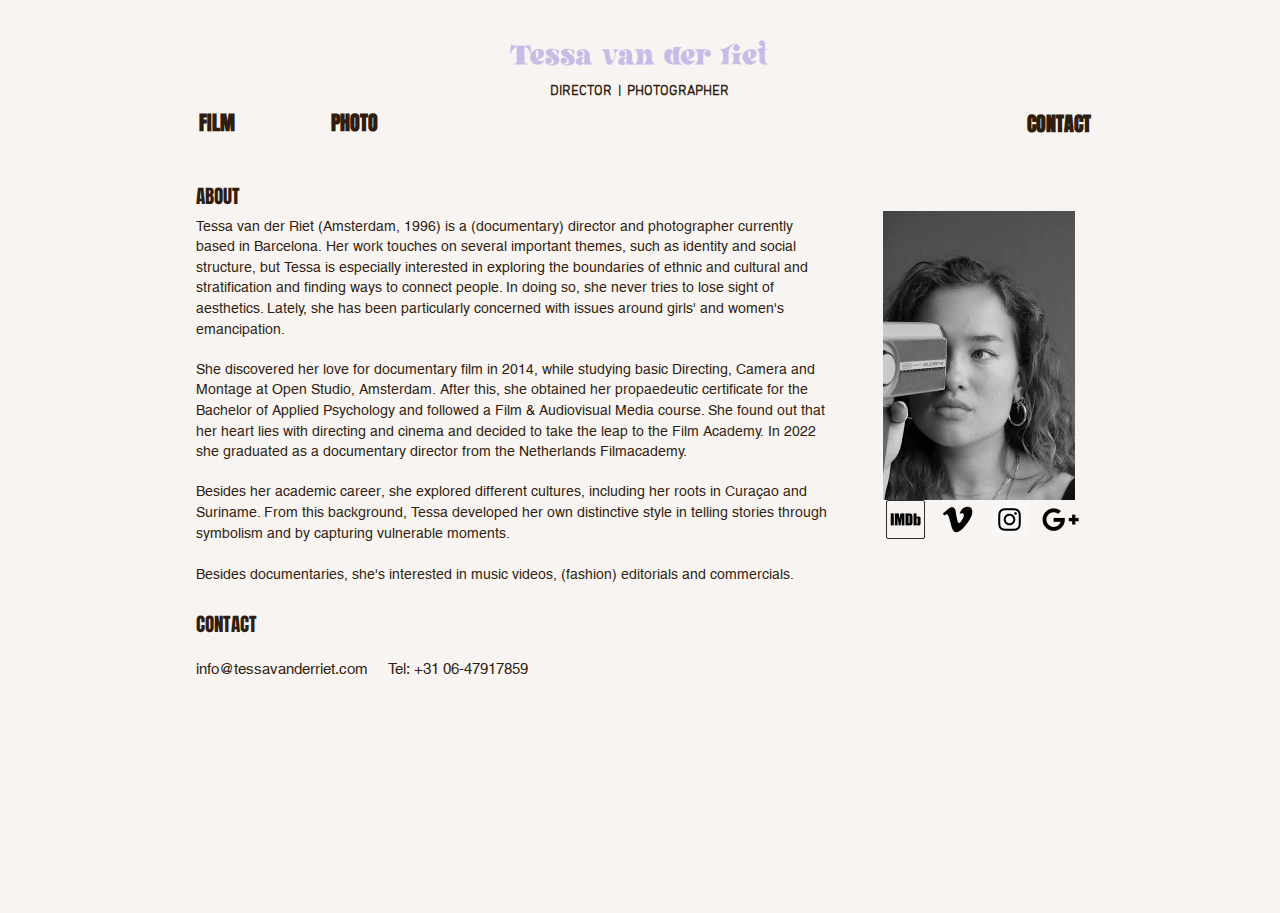
<file: behind-the-camera.html>
<!DOCTYPE html>
<html lang="nl">
<head>
  
  <meta charset='utf-8'>
  <meta name="viewport" content="width=device-width, initial-scale=1" id="SpixDesktopViewport" />
  <meta http-equiv="X-UA-Compatible" content="IE=edge">
  <meta name="generator" content="Spix.com Website Builder"/>

  <!-- Initial CSS -->
  <style>
    a,
    abbr,
    acronym,
    address,
    applet,
    b,
    big,
    blockquote,
    body,
    button,
    caption,
    center,
    cite,
    code,
    dd,
    del,
    dfn,
    div,
    dl,
    dt,
    em,
    fieldset,
    font,
    footer,
    form,
    h1,
    h2,
    h3,
    h4,
    h5,
    h6,
    header,
    html,
    i,
    iframe,
    img,
    ins,
    kbd,
    label,
    legend,
    li,
    nav,
    object,
    ol,
    p,
    pre,
    q,
    s,
    samp,
    section,
    small,
    span,
    strike,
    strong,
    sub,
    sup,
    table,
    tbody,
    td,
    tfoot,
    th,
    thead,
    title,
    tr,
    tt,
    u,
    ul,
    var {
      background: transparent;
      border: 0;
      margin: 0;
      outline: 0;
      padding: 0;
      vertical-align: baseline
    }
  
    body {
      font-family: Arial, Helvetica, sans-serif;
      font-size: 10px
    }
  
    input,
    select,
    textarea {
      box-sizing: border-box;
      font-family: Helvetica, Arial, sans-serif
    }
  
    ol,
    ul {
      list-style: none
    }
  
    blockquote,
    q {
      quotes: none
    }
  
    ins {
      text-decoration: none
    }
  
    del {
      text-decoration: line-through
    }
  
    table {
      border-collapse: collapse;
      border-spacing: 0
    }
  
    a {
      cursor: pointer;
      text-decoration: none
    }
  
    body,
    html {
      height: 100%
    }
  
    body {
      overflow-x: auto;
      overflow-y: scroll
    }
  
    .testStyles {
      overflow-y: hidden
    }
  
    .reset-button {
      -webkit-appearance: none;
      background: none;
      border: 0;
      color: inherit;
      font: inherit;
      line-height: normal;
      outline: 0;
      overflow: visible;
      padding: 0;
      -webkit-user-select: none;
      -moz-user-select: none;
      -ms-user-select: none
    }
  
    :focus {
      outline: none
    }
  
    body.device-mobile-optimized {
      overflow-x: hidden;
      overflow-y: scroll
    }
  
    body.device-mobile-optimized:not(.responsive) #SITE_CONTAINER {
      margin-left: auto;
      margin-right: auto;
      overflow-x: visible;
      position: relative;
      width: 320px
    }
  
    body.device-mobile-optimized:not(.responsive):not(.blockSiteScrolling) #SITE_CONTAINER {
      margin-top: 0
    }
  
    body.device-mobile-optimized>* {
      max-width: 100% !important
    }
  
    body.device-mobile-optimized #site-root {
      overflow-x: hidden;
      overflow-y: hidden
    }
  
    @supports(overflow:clip) {
      body.device-mobile-optimized.dont-overflow-hidden-site-root #site-root {
        overflow-x: clip;
        overflow-y: clip
      }
    }
  
    body.device-mobile-non-optimized #SITE_CONTAINER #site-root {
      overflow-x: hidden;
      overflow-y: auto
    }
  
    body.device-mobile-non-optimized.fullScreenMode {
      background-color: #5f6360
    }
  
    body.device-mobile-non-optimized.fullScreenMode #MOBILE_ACTIONS_MENU,
    body.device-mobile-non-optimized.fullScreenMode #SITE_BACKGROUND,
    body.device-mobile-non-optimized.fullScreenMode #site-root,
    body.fullScreenMode #Spix_ADS {
      visibility: hidden
    }
  
    body.fullScreenMode {
      overflow-x: hidden !important;
      overflow-y: hidden !important
    }
  
    body.fullScreenMode.device-mobile-optimized #TINY_MENU {
      opacity: 0;
      pointer-events: none
    }
  
    body.fullScreenMode-scrollable.device-mobile-optimized {
      overflow-x: hidden !important;
      overflow-y: auto !important
    }
  
    body.fullScreenMode-scrollable.device-mobile-optimized #masterPage,
    body.fullScreenMode-scrollable.device-mobile-optimized #site-root {
      overflow-x: hidden !important;
      overflow-y: hidden !important
    }
  
    body.fullScreenMode-scrollable.device-mobile-optimized #SITE_BACKGROUND,
    body.fullScreenMode-scrollable.device-mobile-optimized #masterPage {
      height: auto !important
    }
  
    body.fullScreenMode-scrollable.device-mobile-optimized #masterPage.mesh-layout {
      height: 0 !important
    }
  
    body.blockSiteScrolling {
      overflow: hidden;
      position: fixed;
      width: 100%
    }
  
    body.blockSiteScrolling #SITE_CONTAINER {
      margin-top: calc(var(--blocked-site-scroll-margin-top)*-1)
    }
  
    body.blockSiteScrolling:not(.responsive) #Spix_ADS {
      margin-top: var(--blocked-site-scroll-margin-top)
    }
  
    .fullScreenOverlay {
      bottom: 0;
      display: flex;
      justify-content: center;
      left: 0;
      overflow-y: hidden;
      position: fixed;
      right: 0;
      top: -60px;
      z-index: 1005
    }
  
    .fullScreenOverlay>.fullScreenOverlayContent {
      bottom: 0;
      left: 0;
      margin: 0 auto;
      overflow: hidden;
      position: absolute;
      right: 0;
      top: 60px;
      transform: translateZ(0)
    }
  
    [data-mesh-id$=centeredContent],
    [data-mesh-id$=form],
    [data-mesh-id$=inlineContent] {
      pointer-events: none;
      position: relative
    }
  
    [data-mesh-id$=-gridWrapper],
    [data-mesh-id$=-rotated-wrapper] {
      pointer-events: none
    }
  
    [data-mesh-id$=-gridContainer]>*,
    [data-mesh-id$=-rotated-wrapper]>*,
    [data-mesh-id$=inlineContent]>:not([data-mesh-id$=-gridContainer]) {
      pointer-events: auto
    }
  
    .device-mobile-optimized #masterPage.mesh-layout #SOSP_CONTAINER_CUSTOM_ID {
      grid-area: 2/1/3/2;
      -ms-grid-row: 2;
      position: relative
    }
  
    #masterPage.mesh-layout {
      -ms-grid-rows: max-content max-content min-content max-content;
      -ms-grid-columns: 100%;
      align-items: start;
      display: -ms-grid;
      display: grid;
      grid-template-columns: 100%;
      grid-template-rows: max-content max-content min-content max-content;
      justify-content: stretch
    }
  
    #masterPage.mesh-layout #PAGES_CONTAINER,
    #masterPage.mesh-layout #SITE_FOOTER-placeholder,
    #masterPage.mesh-layout #SITE_FOOTER_WRAPPER,
    #masterPage.mesh-layout #SITE_HEADER-placeholder,
    #masterPage.mesh-layout #SITE_HEADER_WRAPPER,
    #masterPage.mesh-layout #SOSP_CONTAINER_CUSTOM_ID[data-state~=mobileView],
    #masterPage.mesh-layout #soapAfterPagesContainer,
    #masterPage.mesh-layout #soapBeforePagesContainer {
      -ms-grid-row-align: start;
      -ms-grid-column-align: start;
      -ms-grid-column: 1
    }
  
    #masterPage.mesh-layout #SITE_HEADER-placeholder,
    #masterPage.mesh-layout #SITE_HEADER_WRAPPER {
      grid-area: 1/1/2/2;
      -ms-grid-row: 1
    }
  
    #masterPage.mesh-layout #PAGES_CONTAINER,
    #masterPage.mesh-layout #soapAfterPagesContainer,
    #masterPage.mesh-layout #soapBeforePagesContainer {
      grid-area: 3/1/4/2;
      -ms-grid-row: 3
    }
  
    #masterPage.mesh-layout #soapAfterPagesContainer,
    #masterPage.mesh-layout #soapBeforePagesContainer {
      width: 100%
    }
  
    #masterPage.mesh-layout #PAGES_CONTAINER {
      align-self: stretch
    }
  
    #masterPage.mesh-layout main#PAGES_CONTAINER {
      display: block
    }
  
    #masterPage.mesh-layout #SITE_FOOTER-placeholder,
    #masterPage.mesh-layout #SITE_FOOTER_WRAPPER {
      grid-area: 4/1/5/2;
      -ms-grid-row: 4
    }
  
    #masterPage.mesh-layout #SITE_PAGES,
    #masterPage.mesh-layout [data-mesh-id=PAGES_CONTAINERcenteredContent],
    #masterPage.mesh-layout [data-mesh-id=PAGES_CONTAINERinlineContent] {
      height: 100%
    }
  
    #masterPage.mesh-layout.desktop>* {
      width: 100%
    }
  
    #masterPage.mesh-layout #PAGES_CONTAINER,
    #masterPage.mesh-layout #SITE_FOOTER,
    #masterPage.mesh-layout #SITE_FOOTER_WRAPPER,
    #masterPage.mesh-layout #SITE_HEADER,
    #masterPage.mesh-layout #SITE_HEADER_WRAPPER,
    #masterPage.mesh-layout #SITE_PAGES,
    #masterPage.mesh-layout #masterPageinlineContent,
    #site-root {
      position: relative
    }
  
    #site-root {
      margin: 0 auto;
      min-height: 100%;
      top: var(--Spix-ads-top-height)
    }
  
    #site-root img:not([src]) {
      visibility: hidden
    }
  
    #site-root svg img:not([src]) {
      visibility: visible
    }
  
    body:not(.responsive) #site-root {
      min-width: var(--site-width);
      width: 100%
    }
  
    #SITE_CONTAINER {
      position: relative
    }
  
    .auto-generated-link {
      color: inherit
    }
  
    body:not([data-js-loaded]) [data-hide-prejs] {
      visibility: hidden
    }
  
    #SCROLL_TO_BOTTOM,
    #SCROLL_TO_TOP {
      height: 0
    }
  
    .has-click-trigger {
      cursor: pointer
    }
  
    [data-z-counter] {
      z-index: 0
    }
  
    [data-z-counter="0"] {
      z-index: auto
    }
  
    .SpixSiteProperties {
      -webkit-font-smoothing: antialiased;
      -moz-osx-font-smoothing: grayscale
    }
  </style>


<!-- render-head end -->
<!--render body head beginning-->
<body>

<style id="topbar">
  .YzqVVZ {
    overflow: visible;
    position: relative
  }

  .mwF7X1 {
    -webkit-backface-visibility: hidden;
    backface-visibility: hidden
  }

  .YGilLk {
    cursor: pointer
  }

  .HlRz5e {
    display: block;
    height: 100%;
    width: 100%
  }

  .HlRz5e img {
    max-width: var(--Spix-img-max-width, 100%)
  }

  .HlRz5e[data-animate-blur] img {
    filter: blur(9px);
    transition: filter .8s ease-in
  }

  .HlRz5e[data-animate-blur] img[data-load-done] {
    filter: none
  }

  .I5zqsT {
    display: block
  }

  .I5zqsT,
  .MW5IWV {
    height: 100%;
    width: 100%
  }

  .MW5IWV {
    left: 0;
    -webkit-mask-image: var(--mask-image, none);
    mask-image: var(--mask-image, none);
    -webkit-mask-position: var(--mask-position, 0);
    mask-position: var(--mask-position, 0);
    -webkit-mask-repeat: var(--mask-repeat, no-repeat);
    mask-repeat: var(--mask-repeat, no-repeat);
    -webkit-mask-size: var(--mask-size, 100%);
    mask-size: var(--mask-size, 100%);
    overflow: hidden;
    pointer-events: var(--fill-layer-background-media-pointer-events);
    position: absolute;
    top: 0
  }

  .MW5IWV.N3eg0s {
    clip: rect(0, auto, auto, 0)
  }

  .MW5IWV .Kv1aVt {
    height: 100%;
    position: absolute;
    top: 0;
    width: 100%
  }

  .MW5IWV .dLPlxY {
    height: var(--fill-layer-image-height, 100%);
    opacity: var(--fill-layer-image-opacity)
  }

  .MW5IWV .dLPlxY img {
    height: 100%;
    width: 100%
  }

  @supports(-webkit-hyphens:none) {
    .MW5IWV.N3eg0s {
      clip: auto;
      -webkit-clip-path: inset(0)
    }
  }

  .VgO9Yg {
    height: 100%
  }

  .LWbAav {
    background-color: var(--bg-overlay-color);
    background-image: var(--bg-gradient)
  }

  .K_YxMd,
  .yK6aSC {
    opacity: var(--fill-layer-video-opacity)
  }

  .NGjcJN {
    bottom: var(--media-padding-bottom);
    height: var(--media-padding-height);
    position: absolute;
    top: var(--media-padding-top);
    width: 100%
  }

  .mNGsUM {
    transform: scale(var(--scale, 1));
    transition: var(--transform-duration, transform 0s)
  }

  .K_YxMd {
    height: 100%;
    position: relative;
    width: 100%
  }

  .bX9O_S {
    -webkit-clip-path: var(--fill-layer-clip);
    clip-path: var(--fill-layer-clip)
  }

  .Z_wCwr,
  .bX9O_S {
    position: absolute;
    top: 0
  }

  .Jxk_UL img,
  .Z_wCwr,
  .bX9O_S {
    height: 100%;
    width: 100%
  }

  .K8MSra {
    opacity: 0
  }

  .K8MSra,
  .YTb3b4 {
    position: absolute;
    top: 0
  }

  .YTb3b4 {
    height: 0;
    left: 0;
    overflow: hidden;
    width: 0
  }

  .SUz0WK {
    left: 0;
    pointer-events: var(--fill-layer-background-media-pointer-events);
    position: var(--fill-layer-background-media-position)
  }

  .FNxOn5,
  .SUz0WK,
  .m4khSP {
    height: 100%;
    top: 0;
    width: 100%
  }

  .FNxOn5 {
    position: absolute
  }

  .m4khSP {
    background-color: var(--fill-layer-background-overlay-color);
    opacity: var(--fill-layer-background-overlay-blend-opacity-fallback, 1);
    position: var(--fill-layer-background-overlay-position);
    transform: var(--fill-layer-background-overlay-transform)
  }

  @supports(mix-blend-mode:overlay) {
    .m4khSP {
      mix-blend-mode: var(--fill-layer-background-overlay-blend-mode);
      opacity: var(--fill-layer-background-overlay-blend-opacity, 1)
    }
  }

  ._C0cVf {
    bottom: 0;
    left: 0;
    position: absolute;
    right: 0;
    top: 0;
    width: 100%
  }

  .hFwGTD {
    transform: translateY(-100%);
    transition: .2s ease-in
  }

  .IQgXoP {
    transition: .2s
  }

  .Nr3Nid {
    opacity: 0;
    transition: .2s ease-in
  }

  .Nr3Nid.l4oO6c {
    z-index: -1 !important
  }

  .iQuoC4 {
    opacity: 1;
    transition: .2s
  }

  .CJF7A2 {
    height: auto
  }

  .CJF7A2,
  .U4Bvut {
    position: relative;
    width: 100%
  }

  :host(:not(.device-mobile-optimized)) .G5K6X8,
  body:not(.device-mobile-optimized) .G5K6X8 {
    margin-left: calc((100% - var(--site-width))/2);
    width: var(--site-width)
  }

  .xU8fqS[data-focuscycled=active] {
    outline: 1px solid transparent
  }

  .xU8fqS[data-focuscycled=active]:not(:focus-within) {
    outline: 2px solid transparent;
    transition: outline .01s ease
  }

  .xU8fqS ._4XcTfy {
    background-color: var(--screenwidth-corvid-background-color, rgba(var(--bg, var(--color_11)), var(--alpha-bg, 1)));
    border-bottom: var(--brwb, 0) solid var(--screenwidth-corvid-border-color, rgba(var(--brd, var(--color_15)), var(--alpha-brd, 1)));
    border-top: var(--brwt, 0) solid var(--screenwidth-corvid-border-color, rgba(var(--brd, var(--color_15)), var(--alpha-brd, 1)));
    bottom: 0;
    box-shadow: var(--shd, 0 0 5px rgba(0, 0, 0, .7));
    left: 0;
    position: absolute;
    right: 0;
    top: 0
  }

  .xU8fqS .gUbusX {
    background-color: rgba(var(--bgctr, var(--color_11)), var(--alpha-bgctr, 1));
    border-radius: var(--rd, 0);
    bottom: var(--brwb, 0);
    top: var(--brwt, 0)
  }

  .xU8fqS .G5K6X8,
  .xU8fqS .gUbusX {
    left: 0;
    position: absolute;
    right: 0
  }

  .xU8fqS .G5K6X8 {
    bottom: 0;
    top: 0
  }

  :host(.device-mobile-optimized) .xU8fqS .G5K6X8,
  body.device-mobile-optimized .xU8fqS .G5K6X8 {
    left: 10px;
    right: 10px
  }

  .SPY_vo {
    pointer-events: none
  }

  .BmZ5pC {
    height: 100%;
    min-height: calc(100vh - var(--Spix-ads-height));
    min-width: var(--site-width);
    position: var(--bg-position);
    top: var(--Spix-ads-height);
    width: 100%
  }

  .zKbzSQ {
    touch-action: manipulation
  }

  .kuTaGy {
    align-items: center;
    box-sizing: border-box;
    display: flex;
    justify-content: var(--label-align);
    min-width: 100%;
    text-align: initial;
    width: -moz-max-content;
    width: max-content
  }

  .kuTaGy:before {
    max-width: var(--margin-left, 0)
  }

  .kuTaGy:after,
  .kuTaGy:before {
    align-self: stretch;
    content: "";
    flex-grow: 1
  }

  .kuTaGy:after {
    max-width: var(--margin-right, 0)
  }

  .R6ex7N {
    height: 100%
  }

  .R6ex7N .kuTaGy {
    border-radius: var(--corvid-border-radius, var(--rd, 0));
    bottom: 0;
    box-shadow: var(--shd, 0 1px 4px rgba(0, 0, 0, .6));
    left: 0;
    position: absolute;
    right: 0;
    top: 0;
    transition: var(--trans1, border-color .4s ease 0s, background-color .4s ease 0s)
  }

  .R6ex7N .kuTaGy:link,
  .R6ex7N .kuTaGy:visited {
    border-color: transparent
  }

  .R6ex7N .M3I7Z2 {
    color: var(--corvid-color, rgb(var(--txt, var(--color_15))));
    font: var(--fnt, var(--font_5));
    margin: 0;
    position: relative;
    transition: var(--trans2, color .4s ease 0s);
    white-space: nowrap
  }

  .R6ex7N[aria-disabled=false] .kuTaGy {
    background-color: var(--corvid-background-color, rgba(var(--bg, var(--color_17)), var(--alpha-bg, 1)));
    border: solid var(--corvid-border-color, rgba(var(--brd, var(--color_15)), var(--alpha-brd, 1))) var(--corvid-border-width, var(--brw, 0));
    cursor: pointer !important
  }

  :host(.device-mobile-optimized) .R6ex7N[aria-disabled=false]:active .kuTaGy,
  body.device-mobile-optimized .R6ex7N[aria-disabled=false]:active .kuTaGy {
    background-color: rgba(var(--bgh, var(--color_18)), var(--alpha-bgh, 1));
    border-color: rgba(var(--brdh, var(--color_15)), var(--alpha-brdh, 1))
  }

  :host(.device-mobile-optimized) .R6ex7N[aria-disabled=false]:active .M3I7Z2,
  body.device-mobile-optimized .R6ex7N[aria-disabled=false]:active .M3I7Z2 {
    color: rgb(var(--txth, var(--color_15)))
  }

  :host(:not(.device-mobile-optimized)) .R6ex7N[aria-disabled=false]:hover .kuTaGy,
  body:not(.device-mobile-optimized) .R6ex7N[aria-disabled=false]:hover .kuTaGy {
    background-color: rgba(var(--bgh, var(--color_18)), var(--alpha-bgh, 1));
    border-color: rgba(var(--brdh, var(--color_15)), var(--alpha-brdh, 1))
  }

  :host(:not(.device-mobile-optimized)) .R6ex7N[aria-disabled=false]:hover .M3I7Z2,
  body:not(.device-mobile-optimized) .R6ex7N[aria-disabled=false]:hover .M3I7Z2 {
    color: rgb(var(--txth, var(--color_15)))
  }

  .R6ex7N[aria-disabled=true] .kuTaGy {
    background-color: rgba(var(--bgd, 204, 204, 204), var(--alpha-bgd, 1));
    border-color: rgba(var(--brdd, 204, 204, 204), var(--alpha-brdd, 1));
    border-style: solid;
    border-width: var(--corvid-border-width, var(--brw, 0))
  }

  .R6ex7N[aria-disabled=true] .M3I7Z2 {
    color: rgb(var(--txtd, 255, 255, 255))
  }

  .U2uNPe {
    align-items: center;
    box-sizing: border-box;
    display: flex;
    justify-content: var(--label-align);
    min-width: 100%;
    text-align: initial;
    width: -moz-max-content;
    width: max-content
  }

  .U2uNPe:before {
    max-width: var(--margin-left, 0)
  }

  .U2uNPe:after,
  .U2uNPe:before {
    align-self: stretch;
    content: "";
    flex-grow: 1
  }

  .U2uNPe:after {
    max-width: var(--margin-right, 0)
  }

  .S3GIZZ[aria-disabled=false] .U2uNPe {
    cursor: pointer
  }

  :host(.device-mobile-optimized) .S3GIZZ[aria-disabled=false]:active .CQ3ICl,
  body.device-mobile-optimized .S3GIZZ[aria-disabled=false]:active .CQ3ICl {
    color: rgb(var(--txth, var(--color_15)));
    transition: var(--trans, color .4s ease 0s)
  }

  :host(:not(.device-mobile-optimized)) .S3GIZZ[aria-disabled=false]:hover .CQ3ICl,
  body:not(.device-mobile-optimized) .S3GIZZ[aria-disabled=false]:hover .CQ3ICl {
    color: rgb(var(--txth, var(--color_15)));
    transition: var(--trans, color .4s ease 0s)
  }

  .S3GIZZ .U2uNPe {
    bottom: 0;
    left: 0;
    position: absolute;
    right: 0;
    top: 0
  }

  .S3GIZZ .CQ3ICl {
    color: var(--corvid-color, rgb(var(--txt, var(--color_15))));
    font: var(--fnt, var(--font_5));
    transition: var(--trans, color .4s ease 0s);
    white-space: nowrap
  }

  .S3GIZZ[aria-disabled=true] .CQ3ICl {
    color: rgb(var(--txtd, 255, 255, 255))
  }

  :host(:not(.device-mobile-optimized)) .Lw0u6i,
  body:not(.device-mobile-optimized) .Lw0u6i {
    --display: flex;
    display: var(--display)
  }

  :host(:not(.device-mobile-optimized)) .So7Ias,
  body:not(.device-mobile-optimized) .So7Ias {
    display: flex;
    margin: 0 auto;
    position: relative;
    width: calc(100% - var(--padding)*2)
  }

  :host(:not(.device-mobile-optimized)) .So7Ias>*,
  body:not(.device-mobile-optimized) .So7Ias>* {
    flex: var(--column-flex) 1 0%;
    left: 0;
    margin-bottom: var(--padding);
    margin-left: var(--margin);
    margin-top: var(--padding);
    min-width: 0;
    position: relative;
    top: 0
  }

  :host(:not(.device-mobile-optimized)) .So7Ias>:first-child,
  body:not(.device-mobile-optimized) .So7Ias>:first-child {
    margin-left: 0
  }

  :host(.device-mobile-optimized) .So7Ias,
  body.device-mobile-optimized .So7Ias {
    display: block;
    padding: var(--padding) 0;
    position: relative
  }

  :host(.device-mobile-optimized) .So7Ias>*,
  body.device-mobile-optimized .So7Ias>* {
    margin-bottom: var(--margin);
    position: relative
  }

  :host(.device-mobile-optimized) .So7Ias>:first-child,
  body.device-mobile-optimized .So7Ias>:first-child {
    margin-top: var(--firstChildMarginTop, 0)
  }

  :host(.device-mobile-optimized) .So7Ias>:last-child,
  body.device-mobile-optimized .So7Ias>:last-child {
    margin-bottom: var(--lastChildMarginBottom, var(--margin))
  }

  .qby0Dy {
    -webkit-backface-visibility: hidden;
    backface-visibility: hidden
  }

  .dkukWC {
    --divider-pin-height__: min(1, calc(var(--divider-layers-pin-factor__) + 1));
    --divider-pin-layer-height__: var(--divider-layers-pin-factor__);
    --divider-pin-border__: min(1, calc(var(--divider-layers-pin-factor__) / -1 + 1));
    height: calc(var(--divider-height__) + var(--divider-pin-height__)*var(--divider-layers-size__)*var(--divider-layers-y__))
  }

  .dkukWC,
  .dkukWC .FRCqDF {
    left: 0;
    position: absolute;
    width: 100%
  }

  .dkukWC .FRCqDF {
    --divider-layer-i__: var(--divider-layer-i, 0);
    background-position: left calc(50% + var(--divider-offset-x__) + var(--divider-layers-x__)*var(--divider-layer-i__)) bottom;
    background-repeat: repeat-x;
    border-bottom-style: solid;
    border-bottom-width: calc(var(--divider-pin-border__)*var(--divider-layer-i__)*var(--divider-layers-y__));
    height: calc(var(--divider-height__) + var(--divider-pin-layer-height__)*var(--divider-layer-i__)*var(--divider-layers-y__));
    opacity: calc(1 - var(--divider-layer-i__)/(var(--divider-layer-i__) + 1))
  }

  .xnZvZH {
    --divider-height__: var(--divider-top-height, auto);
    --divider-offset-x__: var(--divider-top-offset-x, 0px);
    --divider-layers-size__: var(--divider-top-layers-size, 0);
    --divider-layers-y__: var(--divider-top-layers-y, 0px);
    --divider-layers-x__: var(--divider-top-layers-x, 0px);
    --divider-layers-pin-factor__: var(--divider-top-layers-pin-factor, 0);
    border-top: var(--divider-top-padding, 0) solid var(--divider-top-color, currentColor);
    opacity: var(--divider-top-opacity, 1);
    top: 0;
    transform: var(--divider-top-flip, scaleY(-1))
  }

  .xnZvZH .FRCqDF {
    background-image: var(--divider-top-image, none);
    background-size: var(--divider-top-size, contain);
    border-color: var(--divider-top-color, currentColor);
    bottom: 0;
    filter: var(--divider-top-filter, none)
  }

  .MBOSCN {
    --divider-height__: var(--divider-bottom-height, auto);
    --divider-offset-x__: var(--divider-bottom-offset-x, 0px);
    --divider-layers-size__: var(--divider-bottom-layers-size, 0);
    --divider-layers-y__: var(--divider-bottom-layers-y, 0px);
    --divider-layers-x__: var(--divider-bottom-layers-x, 0px);
    --divider-layers-pin-factor__: var(--divider-bottom-layers-pin-factor, 0);
    border-bottom: var(--divider-bottom-padding, 0) solid var(--divider-bottom-color, currentColor);
    bottom: 0;
    opacity: var(--divider-bottom-opacity, 1);
    transform: var(--divider-bottom-flip, none)
  }

  .MBOSCN .FRCqDF {
    background-image: var(--divider-bottom-image, none);
    background-size: var(--divider-bottom-size, contain);
    border-color: var(--divider-bottom-color, currentColor);
    bottom: 0;
    filter: var(--divider-bottom-filter, none)
  }

  .nTOEE9 {
    height: 100%;
    overflow: hidden;
    width: 100%
  }

  .nTOEE9.sqUyGm:hover {
    cursor: url([data-uri]), auto
  }

  .nTOEE9.C_JY0G:hover {
    cursor: url([data-uri]), auto
  }

  .rYiAuL {
    cursor: pointer
  }

  .gSXewE {
    height: 0;
    left: 0;
    overflow: hidden;
    position: absolute;
    top: 0;
    width: 0
  }

  .j7pOnl {
    box-sizing: border-box;
    height: 100%;
    width: 100%
  }

  .BI8PVQ {
    min-height: var(--image-min-height);
    min-width: var(--image-min-width)
  }

  .BI8PVQ img {
    filter: var(--filter-effect-svg-url);
    -webkit-mask-image: var(--mask-image, none);
    mask-image: var(--mask-image, none);
    -webkit-mask-position: var(--mask-position, 0);
    mask-position: var(--mask-position, 0);
    -webkit-mask-repeat: var(--mask-repeat, no-repeat);
    mask-repeat: var(--mask-repeat, no-repeat);
    -webkit-mask-size: var(--mask-size, 100% 100%);
    mask-size: var(--mask-size, 100% 100%);
    -o-object-position: var(--object-position);
    object-position: var(--object-position)
  }

  .MazNVa {
    left: var(--left, auto);
    position: var(--position-fixed, static);
    top: var(--top, auto);
    z-index: var(--z-index, auto)
  }

  .MazNVa .BI8PVQ img {
    box-shadow: 0 0 0 #000;
    position: static;
    -webkit-user-select: none;
    -moz-user-select: none;
    -ms-user-select: none;
    user-select: none
  }

  .MazNVa .j7pOnl {
    display: block;
    overflow: hidden
  }

  .MazNVa .BI8PVQ {
    overflow: hidden
  }

  .c7cMWz {
    bottom: 0;
    left: 0;
    position: absolute;
    right: 0;
    top: 0
  }

  .FVGvCX {
    height: auto;
    position: relative;
    width: 100%
  }

  body:not(.responsive) .zK7MhX {
    align-self: start;
    grid-area: 1/1/1/1;
    height: 100%;
    justify-self: stretch;
    left: 0;
    position: relative
  }

  :host(:not(.device-mobile-optimized)) .c7cMWz,
  body:not(.device-mobile-optimized) .c7cMWz {
    margin-left: calc((100% - var(--site-width))/2);
    width: var(--site-width)
  }

  .fEm0Bo .c7cMWz {
    background-color: rgba(var(--bg, var(--color_11)), var(--alpha-bg, 1));
    overflow: hidden
  }

  :host(.device-mobile-optimized) .c7cMWz,
  body.device-mobile-optimized .c7cMWz {
    left: 10px;
    right: 10px
  }

  .PFkO7r {
    bottom: 0;
    left: 0;
    position: absolute;
    right: 0;
    top: 0
  }

  .HT5ybB {
    height: auto;
    position: relative;
    width: 100%
  }

  body:not(.responsive) .dBAkHi {
    align-self: start;
    grid-area: 1/1/1/1;
    height: 100%;
    justify-self: stretch;
    left: 0;
    position: relative
  }

  :host(:not(.device-mobile-optimized)) .PFkO7r,
  body:not(.device-mobile-optimized) .PFkO7r {
    margin-left: calc((100% - var(--site-width))/2);
    width: var(--site-width)
  }

  :host(.device-mobile-optimized) .PFkO7r,
  body.device-mobile-optimized .PFkO7r {
    left: 10px;
    right: 10px
  }
</style>
<style id="info&media">
  .StylableButton2545352419__root {
    -archetype: box;
    border: none;
    box-sizing: border-box;
    cursor: pointer;
    display: block;
    height: 100%;
    min-height: 10px;
    min-width: 10px;
    padding: 0;
    touch-action: manipulation;
    width: 100%
  }

  .StylableButton2545352419__root[disabled] {
    pointer-events: none
  }

  .StylableButton2545352419__root.StylableButton2545352419--hasBackgroundColor {
    background-color: var(--corvid-background-color) !important
  }

  .StylableButton2545352419__root.StylableButton2545352419--hasBorderColor {
    border-color: var(--corvid-border-color) !important
  }

  .StylableButton2545352419__root.StylableButton2545352419--hasBorderRadius {
    border-radius: var(--corvid-border-radius) !important
  }

  .StylableButton2545352419__root.StylableButton2545352419--hasBorderWidth {
    border-width: var(--corvid-border-width) !important
  }

  .StylableButton2545352419__root.StylableButton2545352419--hasColor,
  .StylableButton2545352419__root.StylableButton2545352419--hasColor .StylableButton2545352419__label {
    color: var(--corvid-color) !important
  }

  .StylableButton2545352419__link {
    -archetype: box;
    box-sizing: border-box;
    color: #000;
    text-decoration: none
  }

  .StylableButton2545352419__container {
    align-items: center;
    display: flex;
    flex-basis: auto;
    flex-direction: row;
    flex-grow: 1;
    height: 100%;
    justify-content: center;
    overflow: hidden;
    transition: all .2s ease, visibility 0s;
    width: 100%
  }

  .StylableButton2545352419__label {
    -archetype: text;
    -controller-part-type: LayoutChildDisplayDropdown, LayoutFlexChildSpacing(first);
    max-width: 100%;
    min-width: 1.8em;
    overflow: hidden;
    text-align: center;
    text-overflow: ellipsis;
    transition: inherit;
    white-space: nowrap
  }

  .StylableButton2545352419__root.StylableButton2545352419--isMaxContent .StylableButton2545352419__label {
    text-overflow: unset
  }

  .StylableButton2545352419__root.StylableButton2545352419--isWrapText .StylableButton2545352419__label {
    min-width: 10px;
    overflow-wrap: break-word;
    white-space: break-spaces;
    word-break: break-word
  }

  .StylableButton2545352419__icon {
    -archetype: icon;
    -controller-part-type: LayoutChildDisplayDropdown, LayoutFlexChildSpacing(last);
    flex-shrink: 0;
    height: 50px;
    min-width: 1px;
    transition: inherit
  }

  .StylableButton2545352419__icon.StylableButton2545352419--override {
    display: block !important
  }

  .StylableButton2545352419__icon svg,
  .StylableButton2545352419__icon>div {
    display: flex;
    height: inherit;
    width: inherit
  }

  .Vd6aQZ {
    overflow: hidden;
    padding: 0;
    pointer-events: none;
    white-space: nowrap
  }

  .mHZSwn {
    display: none
  }

  .nDEeB0 {
    cursor: pointer
  }

  .lvxhkV {
    bottom: 0;
    left: 0;
    position: absolute;
    right: 0;
    top: 0;
    width: 100%
  }

  .QJjwEo {
    transform: translateY(-100%);
    transition: .2s ease-in
  }

  .kdBXfh {
    transition: .2s
  }

  .MP52zt {
    opacity: 0;
    transition: .2s ease-in
  }

  .MP52zt.Bhu9m5 {
    z-index: -1 !important
  }

  .LVP8Wf {
    opacity: 1;
    transition: .2s
  }

  .VrZrC0 {
    height: auto
  }

  .VrZrC0,
  .cKxVkc {
    position: relative;
    width: 100%
  }

  :host(:not(.device-mobile-optimized)) .vlM3HR,
  body:not(.device-mobile-optimized) .vlM3HR {
    margin-left: calc((100% - var(--site-width))/2);
    width: var(--site-width)
  }

  .AT7o0U[data-focuscycled=active] {
    outline: 1px solid transparent
  }

  .AT7o0U[data-focuscycled=active]:not(:focus-within) {
    outline: 2px solid transparent;
    transition: outline .01s ease
  }

  .AT7o0U .vlM3HR {
    bottom: 0;
    left: 0;
    position: absolute;
    right: 0;
    top: 0
  }

  .HlRz5e {
    display: block;
    height: 100%;
    width: 100%
  }

  .HlRz5e img {
    max-width: var(--Spix-img-max-width, 100%)
  }

  .HlRz5e[data-animate-blur] img {
    filter: blur(9px);
    transition: filter .8s ease-in
  }

  .HlRz5e[data-animate-blur] img[data-load-done] {
    filter: none
  }

  .I5zqsT {
    display: block;
    height: 100%;
    width: 100%
  }

  .WzbAF8 .mpGTIt .O6KwRn {
    display: var(--item-display);
    height: var(--item-size);
    margin: var(--item-margin);
    width: var(--item-size)
  }

  .WzbAF8 .mpGTIt .O6KwRn:last-child {
    margin: 0
  }

  .WzbAF8 .mpGTIt .O6KwRn .oRtuWN {
    display: block
  }

  .WzbAF8 .mpGTIt .O6KwRn .oRtuWN .YaS0jR {
    height: var(--item-size);
    width: var(--item-size)
  }

  .WzbAF8 .mpGTIt {
    height: 100%;
    position: absolute;
    white-space: nowrap;
    width: 100%
  }

  :host(.device-mobile-optimized) .WzbAF8 .mpGTIt,
  body.device-mobile-optimized .WzbAF8 .mpGTIt {
    white-space: normal
  }

  .sNF2R0 {
    opacity: 0
  }

  .hLoBV3 {
    transition: opacity var(--transition-duration) cubic-bezier(.37, 0, .63, 1)
  }

  .Rdf41z,
  .hLoBV3 {
    opacity: 1
  }

  .ftlZWo {
    transition: opacity var(--transition-duration) cubic-bezier(.37, 0, .63, 1)
  }

  .ATGlOr,
  .ftlZWo {
    opacity: 0
  }

  .KQSXD0 {
    transition: opacity var(--transition-duration) cubic-bezier(.64, 0, .78, 0)
  }

  .KQSXD0,
  .pagQKE {
    opacity: 1
  }

  ._6zG5H {
    opacity: 0;
    transition: opacity var(--transition-duration) cubic-bezier(.22, 1, .36, 1)
  }

  .BB49uC {
    transform: translateX(100%)
  }

  .j9xE1V {
    transition: transform var(--transition-duration) cubic-bezier(.87, 0, .13, 1)
  }

  .ICs7Rs,
  .j9xE1V {
    transform: translateX(0)
  }

  .DxijZJ {
    transition: transform var(--transition-duration) cubic-bezier(.87, 0, .13, 1)
  }

  .B5kjYq,
  .DxijZJ {
    transform: translateX(-100%)
  }

  .cJijIV {
    transition: transform var(--transition-duration) cubic-bezier(.87, 0, .13, 1)
  }

  .cJijIV,
  .hOxaWM {
    transform: translateX(0)
  }

  .T9p3fN {
    transform: translateX(100%);
    transition: transform var(--transition-duration) cubic-bezier(.87, 0, .13, 1)
  }

  .qDxYJm {
    transform: translateY(100%)
  }

  .aA9V0P {
    transition: transform var(--transition-duration) cubic-bezier(.87, 0, .13, 1)
  }

  .YPXPAS,
  .aA9V0P {
    transform: translateY(0)
  }

  .Xf2zsA {
    transition: transform var(--transition-duration) cubic-bezier(.87, 0, .13, 1)
  }

  .Xf2zsA,
  .y7Kt7s {
    transform: translateY(-100%)
  }

  .EeUgMu {
    transition: transform var(--transition-duration) cubic-bezier(.87, 0, .13, 1)
  }

  .EeUgMu,
  .fdHrtm {
    transform: translateY(0)
  }

  .WIFaG4 {
    transform: translateY(100%);
    transition: transform var(--transition-duration) cubic-bezier(.87, 0, .13, 1)
  }

  body:not(.responsive) .JshATs {
    overflow-x: clip
  }

  .fcNEqv {
    display: grid;
    grid-template-columns: 1fr;
    grid-template-rows: 1fr;
    height: 100%
  }

  .fcNEqv>div {
    align-self: stretch !important;
    justify-self: stretch !important
  }

  .u9k3ts {
    bottom: 0;
    left: 0;
    position: absolute;
    right: 0;
    top: 0
  }

  .WQ4fSJ {
    cursor: pointer
  }

  .aizuI7 {
    -webkit-tap-highlight-color: rgba(0, 0, 0, 0);
    fill: var(--fill);
    fill-opacity: var(--fill-opacity);
    stroke: var(--stroke);
    stroke-opacity: var(--stroke-opacity);
    stroke-width: var(--stroke-width);
    filter: var(--drop-shadow, none);
    opacity: var(--opacity);
    transform: var(--flip)
  }

  .aizuI7,
  .aizuI7 svg {
    bottom: 0;
    left: 0;
    position: absolute;
    right: 0;
    top: 0
  }

  .aizuI7 svg {
    height: var(--svg-calculated-height, 100%);
    margin: auto;
    padding: var(--svg-calculated-padding, 0);
    width: var(--svg-calculated-width, 100%)
  }

  .TcoJIb * {
    vector-effect: non-scaling-stroke
  }

  .R8rhQA svg,
  .elfY4_ svg {
    overflow: visible !important
  }

  @supports(-webkit-hyphens:none) {
    .aizuI7.elfY4_ {
      will-change: filter
    }
  }

  ol.font_100,
  ul.font_100 {
    color: #080808;
    font-family: "Arial, Helvetica, sans-serif", serif;
    font-size: 10px;
    font-style: normal;
    font-variant: normal;
    font-weight: 400;
    letter-spacing: normal;
    line-height: normal;
    margin: 0;
    text-decoration: none
  }

  ol.font_100 li,
  ul.font_100 li {
    margin-bottom: 12px
  }

  ol.Spix-list-text-align,
  ul.Spix-list-text-align {
    list-style-position: inside
  }

  ol.Spix-list-text-align h1,
  ol.Spix-list-text-align h2,
  ol.Spix-list-text-align h3,
  ol.Spix-list-text-align h4,
  ol.Spix-list-text-align h5,
  ol.Spix-list-text-align h6,
  ol.Spix-list-text-align p,
  ul.Spix-list-text-align h1,
  ul.Spix-list-text-align h2,
  ul.Spix-list-text-align h3,
  ul.Spix-list-text-align h4,
  ul.Spix-list-text-align h5,
  ul.Spix-list-text-align h6,
  ul.Spix-list-text-align p {
    display: inline
  }

  .dZ1L9N {
    cursor: pointer
  }

  .m0paWe {
    clip: rect(0 0 0 0);
    border: 0;
    height: 1px;
    margin: -1px;
    overflow: hidden;
    padding: 0;
    position: absolute;
    width: 1px
  }

  .tz5f0K [data-attr-richtext-marker=true] table {
    border-collapse: collapse;
    margin: 15px 0;
    width: 100%
  }

  .tz5f0K [data-attr-richtext-marker=true] table td {
    padding: 12px;
    position: relative
  }

  .tz5f0K [data-attr-richtext-marker=true] table td:after {
    border-bottom: 1px solid currentColor;
    border-left: 1px solid currentColor;
    bottom: 0;
    content: "";
    left: 0;
    opacity: .2;
    position: absolute;
    right: 0;
    top: 0
  }

  .tz5f0K [data-attr-richtext-marker=true] table tr td:last-child:after {
    border-right: 1px solid currentColor
  }

  .tz5f0K [data-attr-richtext-marker=true] table tr:first-child td:after {
    border-top: 1px solid currentColor
  }

  .Mpd2QF {
    min-height: var(--min-height);
    min-width: var(--min-width)
  }

  .Mpd2QF .RpJUy_ {
    word-wrap: break-word;
    height: 100%;
    overflow-wrap: break-word;
    position: relative;
    width: 100%
  }

  .Mpd2QF .RpJUy_ ul {
    list-style: disc inside
  }

  .Mpd2QF .RpJUy_ li {
    margin-bottom: 12px
  }

  .BaOVQ8 blockquote,
  .BaOVQ8 h1,
  .BaOVQ8 h2,
  .BaOVQ8 h3,
  .BaOVQ8 h4,
  .BaOVQ8 h5,
  .BaOVQ8 h6,
  .BaOVQ8 p {
    letter-spacing: normal;
    line-height: normal
  }

  .KriRUO {
    min-height: var(--min-height);
    min-width: var(--min-width)
  }

  .KriRUO .RpJUy_ {
    word-wrap: break-word;
    height: 100%;
    overflow-wrap: break-word;
    position: relative;
    width: 100%
  }

  .KriRUO .RpJUy_ ol,
  .KriRUO .RpJUy_ ul {
    letter-spacing: normal;
    line-height: normal;
    margin-left: .5em;
    padding-left: 1.3em
  }

  .KriRUO .RpJUy_ ol[dir=rtl],
  .KriRUO .RpJUy_ ul[dir=rtl] {
    margin-right: .5em;
    padding-right: 1.3em
  }

  .KriRUO .RpJUy_ ul {
    list-style-type: disc
  }

  .KriRUO .RpJUy_ ol {
    list-style-type: decimal
  }

  .KriRUO .RpJUy_ ol[dir=rtl],
  .KriRUO .RpJUy_ ul[dir=rtl] {
    margin-right: .5em;
    padding-right: 1.3em
  }

  .KriRUO .RpJUy_ ol ul,
  .KriRUO .RpJUy_ ul ul {
    line-height: normal;
    list-style-type: circle
  }

  .KriRUO .RpJUy_ ol ol ul,
  .KriRUO .RpJUy_ ol ul ul,
  .KriRUO .RpJUy_ ul ol ul,
  .KriRUO .RpJUy_ ul ul ul {
    line-height: normal;
    list-style-type: square
  }

  .KriRUO .RpJUy_ li {
    font-style: inherit;
    font-weight: inherit;
    letter-spacing: normal;
    line-height: inherit
  }

  .KriRUO .RpJUy_ h1,
  .KriRUO .RpJUy_ h2,
  .KriRUO .RpJUy_ h3,
  .KriRUO .RpJUy_ h4,
  .KriRUO .RpJUy_ h5,
  .KriRUO .RpJUy_ h6,
  .KriRUO .RpJUy_ p {
    letter-spacing: normal;
    line-height: normal;
    margin: 0
  }

  .KriRUO .RpJUy_ a {
    color: inherit
  }

  .BaOVQ8,
  .KcpHeO {
    word-wrap: break-word;
    min-height: var(--min-height);
    min-width: var(--min-width);
    overflow-wrap: break-word;
    pointer-events: none;
    text-align: start
  }

  .BaOVQ8>*,
  .KcpHeO>* {
    pointer-events: auto
  }

  .BaOVQ8 li,
  .KcpHeO li {
    font-style: inherit;
    font-weight: inherit;
    letter-spacing: normal;
    line-height: inherit
  }

  .BaOVQ8 ol,
  .BaOVQ8 ul,
  .KcpHeO ol,
  .KcpHeO ul {
    letter-spacing: normal;
    line-height: normal;
    margin-left: .5em;
    margin-right: 0;
    padding-left: 1.3em;
    padding-right: 0
  }

  .BaOVQ8 ul,
  .KcpHeO ul {
    list-style-type: disc
  }

  .BaOVQ8 ol,
  .KcpHeO ol {
    list-style-type: decimal
  }

  .BaOVQ8 ol ul,
  .BaOVQ8 ul ul,
  .KcpHeO ol ul,
  .KcpHeO ul ul {
    list-style-type: circle
  }

  .BaOVQ8 ol ol ul,
  .BaOVQ8 ol ul ul,
  .BaOVQ8 ul ol ul,
  .BaOVQ8 ul ul ul,
  .KcpHeO ol ol ul,
  .KcpHeO ol ul ul,
  .KcpHeO ul ol ul,
  .KcpHeO ul ul ul {
    list-style-type: square
  }

  .BaOVQ8 ol[dir=rtl],
  .BaOVQ8 ol[dir=rtl] ol,
  .BaOVQ8 ol[dir=rtl] ul,
  .BaOVQ8 ul[dir=rtl],
  .BaOVQ8 ul[dir=rtl] ol,
  .BaOVQ8 ul[dir=rtl] ul,
  .KcpHeO ol[dir=rtl],
  .KcpHeO ol[dir=rtl] ol,
  .KcpHeO ol[dir=rtl] ul,
  .KcpHeO ul[dir=rtl],
  .KcpHeO ul[dir=rtl] ol,
  .KcpHeO ul[dir=rtl] ul {
    margin-left: 0;
    margin-right: .5em;
    padding-left: 0;
    padding-right: 1.3em
  }

  .BaOVQ8 blockquote,
  .BaOVQ8 h1,
  .BaOVQ8 h2,
  .BaOVQ8 h3,
  .BaOVQ8 h4,
  .BaOVQ8 h5,
  .BaOVQ8 h6,
  .BaOVQ8 p,
  .KcpHeO blockquote,
  .KcpHeO h1,
  .KcpHeO h2,
  .KcpHeO h3,
  .KcpHeO h4,
  .KcpHeO h5,
  .KcpHeO h6,
  .KcpHeO p {
    margin: 0
  }

  .BaOVQ8 a,
  .KcpHeO a {
    color: inherit
  }

  .big2ZD {
    display: grid;
    grid-template-columns: 1fr;
    grid-template-rows: 1fr;
    height: calc(100% - var(--Spix-ads-height));
    left: 0;
    margin-top: var(--Spix-ads-height);
    position: fixed;
    top: 0;
    width: 100%
  }

  .SHHiV9,
  .big2ZD {
    pointer-events: none;
    z-index: var(--pinned-layer-in-container, var(--above-all-in-container))
  }
</style>
<style id="contactinfoboxes">
  .KvoMHf.ErucfC[type=number]::-webkit-inner-spin-button {
    -webkit-appearance: none;
    -moz-appearance: none;
    margin: 0
  }

  .MpKiNN {
    --display: flex;
    display: var(--display);
    flex-direction: column;
    min-height: 25px;
    position: relative
  }

  .MpKiNN .pUnTVX {
    height: var(--inputHeight);
    position: relative
  }

  .MpKiNN .eXvLsN {
    align-items: center;
    display: flex;
    font: var(--fntprefix, normal normal normal 16px/1.4em helvetica-w01-roman);
    justify-content: center;
    left: 0;
    max-height: 100%;
    min-height: 100%;
    position: absolute;
    top: 0;
    width: 50px
  }

  .MpKiNN .KvoMHf,
  .MpKiNN .eXvLsN {
    color: var(--corvid-color, rgb(var(--txt, var(--color_15))))
  }

  .MpKiNN .KvoMHf {
    -webkit-appearance: none;
    -moz-appearance: none;
    background-color: var(--corvid-background-color, rgba(var(--bg, 255, 255, 255), var(--alpha-bg, 1)));
    border-color: var(--corvid-border-color, rgba(var(--brd, 227, 227, 227), var(--alpha-brd, 1)));
    border-radius: var(--corvid-border-radius, var(--rd, 0));
    border-style: solid;
    border-width: var(--corvid-border-width, var(--brw, 1px));
    box-shadow: var(--shd, 0 0 0 transparent);
    box-sizing: border-box !important;
    direction: var(--dir);
    font: var(--fnt, var(--font_8));
    margin: 0;
    max-width: 100%;
    min-height: var(--inputHeight);
    padding: var(--textPadding);
    text-align: var(--textAlign);
    text-overflow: ellipsis;
    width: 100%
  }

  .MpKiNN .KvoMHf[type=number] {
    -webkit-appearance: textfield;
    -moz-appearance: textfield;
    width: 100%
  }

  .MpKiNN .KvoMHf::-moz-placeholder {
    color: rgb(var(--txt2, var(--color_15)))
  }

  .MpKiNN .KvoMHf:-ms-input-placeholder {
    color: rgb(var(--txt2, var(--color_15)))
  }

  .MpKiNN .KvoMHf::placeholder {
    color: rgb(var(--txt2, var(--color_15)))
  }

  .MpKiNN .KvoMHf:hover {
    background-color: rgba(var(--bgh, 255, 255, 255), var(--alpha-bgh, 1));
    border-color: rgba(var(--brdh, 163, 217, 246), var(--alpha-brdh, 1));
    border-style: solid;
    border-width: var(--brwh, 1px)
  }

  .MpKiNN .KvoMHf:disabled {
    background-color: rgba(var(--bgd, 204, 204, 204), var(--alpha-bgd, 1));
    border-color: rgba(var(--brdd, 163, 217, 246), var(--alpha-brdd, 1));
    border-style: solid;
    border-width: var(--brwd, 1px);
    color: rgb(var(--txtd, 255, 255, 255))
  }

  .MpKiNN:not(.LyB02C) .KvoMHf:focus {
    background-color: rgba(var(--bgf, 255, 255, 255), var(--alpha-bgf, 1));
    border-color: rgba(var(--brdf, 163, 217, 246), var(--alpha-brdf, 1));
    border-style: solid;
    border-width: var(--brwf, 1px)
  }

  .MpKiNN.LyB02C .KvoMHf:invalid {
    background-color: rgba(var(--bge, 255, 255, 255), var(--alpha-bge, 1));
    border-color: rgba(var(--brde, 163, 217, 246), var(--alpha-brde, 1));
    border-style: solid;
    border-width: var(--brwe, 1px)
  }

  .MpKiNN.LyB02C .KvoMHf:not(:invalid):focus {
    background-color: rgba(var(--bgf, 255, 255, 255), var(--alpha-bgf, 1));
    border-color: rgba(var(--brdf, 163, 217, 246), var(--alpha-brdf, 1));
    border-style: solid;
    border-width: var(--brwf, 1px)
  }

  .MpKiNN .wPeA6j {
    display: none
  }

  .MpKiNN.qzvPmW .wPeA6j {
    color: rgb(var(--txtlbl, var(--color_15)));
    direction: var(--dir);
    display: inline-block;
    font: var(--fntlbl, var(--font_8));
    line-height: 1;
    margin-bottom: var(--labelMarginBottom);
    padding: var(--labelPadding);
    text-align: var(--textAlign);
    word-break: break-word
  }

  .MpKiNN.qzvPmW.lPl_oN .wPeA6j:after {
    color: rgba(var(--txtlblrq, 0, 0, 0), var(--alpha-txtlblrq, 0));
    content: " *";
    display: var(--requiredIndicationDisplay, none)
  }

  .ZXdXNL {
    --display: flex;
    display: var(--display);
    flex-direction: column
  }

  .ZXdXNL .pUnTVX {
    display: flex;
    flex: 1;
    flex-direction: column;
    position: relative
  }

  .ZXdXNL .eXvLsN {
    align-items: center;
    display: flex;
    font: var(--fntprefix, normal normal normal 16px/1.4em helvetica-w01-roman);
    justify-content: center;
    left: 0;
    max-height: 100%;
    position: absolute;
    top: 0;
    width: 50px
  }

  .ZXdXNL .KvoMHf,
  .ZXdXNL .eXvLsN {
    color: var(--corvid-color, rgb(var(--txt, var(--color_15))));
    min-height: 100%
  }

  .ZXdXNL .KvoMHf {
    -webkit-appearance: none;
    -moz-appearance: none;
    background-color: var(--corvid-background-color, rgba(var(--bg, 255, 255, 255), var(--alpha-bg, 1)));
    border-color: var(--corvid-border-color, rgba(var(--brd, 227, 227, 227), var(--alpha-brd, 1)));
    border-radius: var(--corvid-border-radius, var(--rd, 0));
    border-style: solid;
    border-width: var(--corvid-border-width, var(--brw, 1px));
    box-shadow: var(--shd, 0 0 0 transparent);
    box-sizing: border-box !important;
    direction: var(--dir);
    flex: 1;
    font: var(--fnt, var(--font_8));
    margin: 0;
    padding: var(--textPadding);
    text-align: var(--textAlign);
    text-overflow: ellipsis;
    width: 100%
  }

  .ZXdXNL .KvoMHf[type=number] {
    -webkit-appearance: textfield;
    -moz-appearance: textfield
  }

  .ZXdXNL .KvoMHf::-moz-placeholder {
    color: rgb(var(--txt2, var(--color_15)))
  }

  .ZXdXNL .KvoMHf:-ms-input-placeholder {
    color: rgb(var(--txt2, var(--color_15)))
  }

  .ZXdXNL .KvoMHf::placeholder {
    color: rgb(var(--txt2, var(--color_15)))
  }

  .ZXdXNL .KvoMHf:hover {
    background-color: rgba(var(--bgh, 255, 255, 255), var(--alpha-bgh, 1));
    border-color: rgba(var(--brdh, 163, 217, 246), var(--alpha-brdh, 1));
    border-style: solid;
    border-width: var(--brwh, 1px)
  }

  .ZXdXNL .KvoMHf:disabled {
    background-color: rgba(var(--bgd, 204, 204, 204), var(--alpha-bgd, 1));
    border-color: rgba(var(--brdd, 163, 217, 246), var(--alpha-brdd, 1));
    border-style: solid;
    border-width: var(--brwd, 1px);
    color: rgb(var(--txtd, 255, 255, 255))
  }

  .ZXdXNL:not(.LyB02C) .KvoMHf:focus {
    background-color: rgba(var(--bgf, 255, 255, 255), var(--alpha-bgf, 1));
    border-color: rgba(var(--brdf, 163, 217, 246), var(--alpha-brdf, 1));
    border-style: solid;
    border-width: var(--brwf, 1px)
  }

  .ZXdXNL.LyB02C .KvoMHf:invalid {
    background-color: rgba(var(--bge, 255, 255, 255), var(--alpha-bge, 1));
    border-color: rgba(var(--brde, 163, 217, 246), var(--alpha-brde, 1));
    border-style: solid;
    border-width: var(--brwe, 1px)
  }

  .ZXdXNL.LyB02C .KvoMHf:not(:invalid):focus {
    background-color: rgba(var(--bgf, 255, 255, 255), var(--alpha-bgf, 1));
    border-color: rgba(var(--brdf, 163, 217, 246), var(--alpha-brdf, 1));
    border-style: solid;
    border-width: var(--brwf, 1px)
  }

  .ZXdXNL .wPeA6j {
    display: none
  }

  .ZXdXNL.qzvPmW .wPeA6j {
    color: rgb(var(--txtlbl, var(--color_15)));
    direction: var(--dir);
    display: inline-block;
    font: var(--fntlbl, var(--font_8));
    line-height: 1;
    margin-bottom: var(--labelMarginBottom);
    padding: var(--labelPadding);
    text-align: var(--textAlign);
    word-break: break-word
  }

  .ZXdXNL.qzvPmW.lPl_oN .wPeA6j:after {
    color: rgba(var(--txtlblrq, 0, 0, 0), var(--alpha-txtlblrq, 0));
    content: " *";
    display: var(--requiredIndicationDisplay, none)
  }

  .TLWrjM {
    align-items: center;
    color: rgb(var(--errorTextColor, #ff4040));
    display: flex;
    flex-direction: row;
    gap: 4px;
    padding: 8px 0 0
  }

  .TLWrjM .GIPQqH {
    flex: none;
    flex-grow: 0;
    order: 0
  }

  .TLWrjM .JNgJbf {
    display: inline-block;
    flex-grow: 0;
    font: var(--errorTextFont, var(--font_8));
    line-height: 1;
    order: 1;
    word-break: break-word
  }
</style>
<style id="messageboxx">
  .snt4Te .rEindN {
    -webkit-appearance: none;
    background-color: var(--corvid-background-color, rgba(var(--bg, 255, 255, 255), var(--alpha-bg, 1)));
    border-color: var(--corvid-border-color, rgba(var(--brd, 227, 227, 227), var(--alpha-brd, 1)));
    border-radius: var(--corvid-border-radius, var(--rd, 0));
    border-style: solid;
    border-width: var(--corvid-border-width, var(--brw, 1px));
    box-shadow: var(--shd, 0 0 0 transparent);
    box-sizing: border-box !important;
    color: var(--corvid-color, rgb(var(--txt, var(--color_15))));
    direction: var(--dir);
    display: block;
    font: var(--fnt, var(--font_8));
    height: var(--inputHeight);
    margin: 0;
    max-width: 100%;
    min-width: 100%;
    overflow-y: auto;
    padding: var(--textPadding, 3px);
    padding-top: .75em;
    resize: none;
    text-align: var(--textAlign)
  }

  .snt4Te .rEindN::-moz-placeholder {
    color: rgb(var(--txt2, var(--color_15)))
  }

  .snt4Te .rEindN:-ms-input-placeholder {
    color: rgb(var(--txt2, var(--color_15)))
  }

  .snt4Te .rEindN::placeholder {
    color: rgb(var(--txt2, var(--color_15)))
  }

  .snt4Te .rEindN:hover {
    background-color: rgba(var(--bgh, 255, 255, 255), var(--alpha-bgh, 1));
    border-color: rgba(var(--brdh, 163, 217, 246), var(--alpha-brdh, 1));
    border-style: solid;
    border-width: var(--brwh, 1px)
  }

  .snt4Te .rEindN:disabled {
    background-color: rgba(var(--bgd, 204, 204, 204), var(--alpha-bgd, 1));
    border-color: rgba(var(--brdd, 163, 217, 246), var(--alpha-brdd, 1));
    border-style: solid;
    border-width: var(--brwd, 1px);
    color: rgb(var(--txtd, 255, 255, 255))
  }

  .snt4Te:not(.pOExcs) .rEindN:focus {
    background-color: rgba(var(--bgf, 255, 255, 255), var(--alpha-bgf, 1));
    border-color: rgba(var(--brdf, 163, 217, 246), var(--alpha-brdf, 1));
    border-style: solid;
    border-width: var(--brwf, 1px)
  }

  .snt4Te.pOExcs .rEindN:invalid {
    background-color: rgba(var(--bge, 255, 255, 255), var(--alpha-bge, 1));
    border-color: rgba(var(--brde, 163, 217, 246), var(--alpha-brde, 1));
    border-style: solid;
    border-width: var(--brwe, 1px)
  }

  .snt4Te.pOExcs .rEindN:not(:invalid):focus {
    background-color: rgba(var(--bgf, 255, 255, 255), var(--alpha-bgf, 1));
    border-color: rgba(var(--brdf, 163, 217, 246), var(--alpha-brdf, 1));
    border-style: solid;
    border-width: var(--brwf, 1px)
  }

  .snt4Te .PSkPrR {
    display: none
  }

  .snt4Te.oKe0Po .PSkPrR {
    box-sizing: border-box;
    color: rgb(var(--txtlbl, var(--color_15)));
    direction: var(--dir);
    display: inline-block;
    font: var(--fntlbl, var(--font_8));
    line-height: 1;
    margin-bottom: var(--labelMarginBottom, 14px);
    padding: var(--labelPadding, 0);
    text-align: var(--textAlign);
    width: 100%;
    word-break: break-word
  }

  .snt4Te.oKe0Po.NyPO4H .PSkPrR:after {
    color: rgba(var(--txtlblrq, 0, 0, 0), var(--alpha-txtlblrq, 0));
    content: " *";
    display: var(--requiredIndicationDisplay, none)
  }

  .lk9PkF {
    --display: flex;
    display: var(--display);
    flex-direction: column
  }

  .lk9PkF .rEindN {
    -webkit-appearance: none;
    background-color: var(--corvid-background-color, rgba(var(--bg, 255, 255, 255), var(--alpha-bg, 1)));
    border-color: var(--corvid-border-color, rgba(var(--brd, 227, 227, 227), var(--alpha-brd, 1)));
    border-radius: var(--corvid-border-radius, var(--rd, 0));
    border-style: solid;
    border-width: var(--corvid-border-width, var(--brw, 1px));
    box-shadow: var(--shd, 0 0 0 transparent);
    box-sizing: border-box !important;
    color: var(--corvid-color, rgb(var(--txt, var(--color_15))));
    direction: var(--dir);
    flex: 1;
    font: var(--fnt, var(--font_8));
    height: 100%;
    margin: 0;
    overflow-y: auto;
    padding: var(--textPadding, 3px);
    resize: none;
    text-align: var(--textAlign);
    width: 100%
  }

  .lk9PkF .rEindN::-moz-placeholder {
    color: rgb(var(--txt2, var(--color_15)))
  }

  .lk9PkF .rEindN:-ms-input-placeholder {
    color: rgb(var(--txt2, var(--color_15)))
  }

  .lk9PkF .rEindN::placeholder {
    color: rgb(var(--txt2, var(--color_15)))
  }

  .lk9PkF .rEindN:hover {
    background-color: rgba(var(--bgh, 255, 255, 255), var(--alpha-bgh, 1));
    border-color: rgba(var(--brdh, 163, 217, 246), var(--alpha-brdh, 1));
    border-style: solid;
    border-width: var(--brwh, 1px)
  }

  .lk9PkF .rEindN:disabled {
    background-color: rgba(var(--bgd, 204, 204, 204), var(--alpha-bgd, 1));
    border-color: rgba(var(--brdd, 163, 217, 246), var(--alpha-brdd, 1));
    border-style: solid;
    border-width: var(--brwd, 1px);
    color: rgb(var(--txtd, 255, 255, 255))
  }

  .lk9PkF:not(.pOExcs) .rEindN:focus {
    background-color: rgba(var(--bgf, 255, 255, 255), var(--alpha-bgf, 1));
    border-color: rgba(var(--brdf, 163, 217, 246), var(--alpha-brdf, 1));
    border-style: solid;
    border-width: var(--brwf, 1px)
  }

  .lk9PkF.pOExcs .rEindN:invalid {
    background-color: rgba(var(--bge, 255, 255, 255), var(--alpha-bge, 1));
    border-color: rgba(var(--brde, 163, 217, 246), var(--alpha-brde, 1));
    border-style: solid;
    border-width: var(--brwe, 1px)
  }

  .lk9PkF.pOExcs .rEindN:not(:invalid):focus {
    background-color: rgba(var(--bgf, 255, 255, 255), var(--alpha-bgf, 1));
    border-color: rgba(var(--brdf, 163, 217, 246), var(--alpha-brdf, 1));
    border-style: solid;
    border-width: var(--brwf, 1px)
  }

  .lk9PkF .PSkPrR {
    display: none
  }

  .lk9PkF.oKe0Po .PSkPrR {
    box-sizing: border-box;
    color: rgb(var(--txtlbl, var(--color_15)));
    direction: var(--dir);
    display: inline-block;
    font: var(--fntlbl, var(--font_8));
    line-height: 1;
    margin-bottom: var(--labelMarginBottom, 14px);
    padding: var(--labelPadding, 0);
    text-align: var(--textAlign);
    width: 100%;
    word-break: break-word
  }

  .lk9PkF.oKe0Po.NyPO4H .PSkPrR:after {
    color: rgba(var(--txtlblrq, 0, 0, 0), var(--alpha-txtlblrq, 0));
    content: " *";
    display: var(--requiredIndicationDisplay, none)
  }

  .TLWrjM {
    align-items: center;
    color: rgb(var(--errorTextColor, #ff4040));
    display: flex;
    flex-direction: row;
    gap: 4px;
    padding: 8px 0 0
  }

  .TLWrjM .GIPQqH {
    flex: none;
    flex-grow: 0;
    order: 0
  }

  .TLWrjM .JNgJbf {
    display: inline-block;
    flex-grow: 0;
    font: var(--errorTextFont, var(--font_8));
    line-height: 1;
    order: 1;
    word-break: break-word
  }
</style>


<title>CONTACT | tessavanderriet</title>
  <link rel="canonical" href="contact"/>
  <link rel="icon" type="image/x-icon" href="images/favicon.ico">
  <link rel="shortcut icon" type="image/x-icon" href="images/favicon.ico">
  <meta property="og:title" content="CONTACT | tessavanderriet"/>
  <meta property="og:url" content="https://www.tessavanderriet.com/contact"/>
  <meta property="og:site_name" content="tessavanderriet"/>
  <meta property="og:type" content="website"/>
  <meta name="twitter:card" content="summary_large_image"/>
  <meta name="twitter:title" content="CONTACT | tessavanderriet"/>


<pages-css id="pages-css">
  <style id="css_masterPage">
    #masterPage:not(.landingPage) #PAGES_CONTAINER {
      margin-top: 0px;
      margin-bottom: 0px;
    }

    #masterPage.landingPage #SITE_FOOTER {
      display: none;
    }

    #masterPage.landingPage #SITE_HEADER {
      display: none;
    }

    #masterPage.landingPage #SITE_HEADER-placeholder {
      display: none;
    }

    #masterPage.landingPage #SITE_FOOTER-placeholder {
      display: none;
    }

    #SITE_FOOTER {
      --pinned-layer-in-container: 50;
      --above-all-in-container: 49;
    }

    #PAGES_CONTAINER {
      --pinned-layer-in-container: 51;
      --above-all-in-container: 49;
    }

    #SITE_HEADER {
      z-index: 49;
      --above-all-in-container: 10000;
    }
	:root,:host{--color_0:255,255,255;--color_44:248,244,241;--color_22:237,221,240;--color_1:255,255,255;--color_2:0,0,0;--color_3:237,28,36;--color_4:0,136,203;--color_5:255,203,5;--color_6:114,114,114;--color_7:176,176,176;--color_8:255,255,255;--color_23:230,199,235;--color_9:114,114,114;--color_10:176,176,176;--color_11:248,244,241;--color_12:198,195,193;--color_13:149,146,145;--color_14:99,98,96;--color_15:48,29,16;--color_16:224,184,165;--color_17:194,141,116;--color_18:163,74,33;--color_24:184,159,188;--color_19:109,49,22;--color_20:54,25,11;--color_25:132,115,135;--color_26:250,216,197;--color_27:247,183,151;--color_28:247,146,94;--color_29:124,73,47;--color_30:62,37,24;--color_31:242,229,228;--color_32:242,217,216;--color_33:243,199,196;--color_34:194,159,157;--color_35:146,119,118;--color_36:248,244,241;--color_37:48,29,16;--color_38:198,195,193;--color_39:149,146,145;--color_40:99,98,96;--font_0:normal normal bold 40px/1.4em raleway,sans-serif;--color_41:163,74,33;--color_45:48,29,16;--color_46:48,29,16;--color_47:198,195,193;--color_48:163,74,33;--color_49:163,74,33;--color_50:248,244,241;--color_51:248,244,241;--color_52:163,74,33;--color_53:163,74,33;--color_54:149,146,145;--color_55:149,146,145;--color_56:248,244,241;--color_57:248,244,241;--color_58:163,74,33;--color_42:48,29,16;--color_59:248,244,241;--color_60:163,74,33;--color_61:163,74,33;--color_62:248,244,241;--color_63:248,244,241;--font_1:normal normal normal 15px/1.4em raleway,sans-serif;--font_2:normal normal bold 36px/1.4em raleway,sans-serif;--font_3:normal normal normal 60px/1.4em raleway,sans-serif;--font_4:normal normal normal 30px/1.4em raleway,sans-serif;--font_5:normal normal normal 22px/1.4em raleway,sans-serif;--font_6:normal normal normal 19px/1.4em raleway,sans-serif;--font_7:normal normal normal 15px/1.4em raleway,sans-serif;--color_64:149,146,145;--color_21:243,235,245;--font_8:normal normal normal 14px/1.4em din-next-w01-light,din-next-w02-light,din-next-w10-light,sans-serif;--font_9:normal normal normal 13px/1.4em din-next-w01-light,din-next-w02-light,din-next-w10-light,sans-serif;--font_10:normal normal normal 10px/1.4em din-next-w01-light,din-next-w02-light,din-next-w10-light,sans-serif;--Spix-ads-height:0px;--Spix-ads-top-height:0px;--site-width:980px;--above-all-z-index:100000;--portals-z-index:100001;-webkit-font-smoothing:antialiased;-moz-osx-font-smoothing:grayscale;--minViewportSize:320;--color_65:149,146,145;--color_43:149,146,145;--maxViewportSize:1920}.font_0{font:var(--font_0);color:rgb(var(--color_15));letter-spacing:0em}.font_1{font:var(--font_1);color:rgb(var(--color_14));letter-spacing:0em}.font_2{font:var(--font_2);color:rgb(var(--color_14));letter-spacing:0em}.font_3{font:var(--font_3);color:rgb(var(--color_15));letter-spacing:0em}.font_4{font:var(--font_4);color:rgb(var(--color_15));letter-spacing:0em}.font_5{font:var(--font_5);color:rgb(var(--color_15));letter-spacing:0em}.font_6{font:var(--font_6);color:rgb(var(--color_15));letter-spacing:0em}.font_7{font:var(--font_7);color:rgb(var(--color_15));letter-spacing:0em}.font_8{font:var(--font_8);color:rgb(var(--color_15));letter-spacing:0em}.font_9{font:var(--font_9);color:rgb(var(--color_15));letter-spacing:0em}.font_10{font:var(--font_10);color:rgb(var(--color_15));letter-spacing:0em}.color_0{color:rgb(var(--color_0))}.color_1{color:rgb(var(--color_1))}.color_2{color:rgb(var(--color_2))}.color_3{color:rgb(var(--color_3))}.color_4{color:rgb(var(--color_4))}.color_5{color:rgb(var(--color_5))}.color_6{color:rgb(var(--color_6))}.color_7{color:rgb(var(--color_7))}.color_8{color:rgb(var(--color_8))}.color_9{color:rgb(var(--color_9))}.color_10{color:rgb(var(--color_10))}.color_11{color:rgb(var(--color_11))}.color_12{color:rgb(var(--color_12))}.color_13{color:rgb(var(--color_13))}.color_14{color:rgb(var(--color_14))}.color_15{color:rgb(var(--color_15))}.color_16{color:rgb(var(--color_16))}.color_17{color:rgb(var(--color_17))}.color_18{color:rgb(var(--color_18))}.color_19{color:rgb(var(--color_19))}.color_20{color:rgb(var(--color_20))}.color_21{color:rgb(var(--color_21))}.color_22{color:rgb(var(--color_22))}.color_23{color:rgb(var(--color_23))}.color_24{color:rgb(var(--color_24))}.color_25{color:rgb(var(--color_25))}.color_26{color:rgb(var(--color_26))}.color_27{color:rgb(var(--color_27))}.color_28{color:rgb(var(--color_28))}.color_29{color:rgb(var(--color_29))}.color_30{color:rgb(var(--color_30))}.color_31{color:rgb(var(--color_31))}.color_32{color:rgb(var(--color_32))}.color_33{color:rgb(var(--color_33))}.color_34{color:rgb(var(--color_34))}.color_35{color:rgb(var(--color_35))}.color_36{color:rgb(var(--color_36))}.color_37{color:rgb(var(--color_37))}.color_38{color:rgb(var(--color_38))}.color_39{color:rgb(var(--color_39))}.color_40{color:rgb(var(--color_40))}.color_41{color:rgb(var(--color_41))}.color_42{color:rgb(var(--color_42))}.color_43{color:rgb(var(--color_43))}.color_44{color:rgb(var(--color_44))}.color_45{color:rgb(var(--color_45))}.color_46{color:rgb(var(--color_46))}.color_47{color:rgb(var(--color_47))}.color_48{color:rgb(var(--color_48))}.color_49{color:rgb(var(--color_49))}.color_50{color:rgb(var(--color_50))}.color_51{color:rgb(var(--color_51))}.color_52{color:rgb(var(--color_52))}.color_53{color:rgb(var(--color_53))}.color_54{color:rgb(var(--color_54))}.color_55{color:rgb(var(--color_55))}.color_56{color:rgb(var(--color_56))}.color_57{color:rgb(var(--color_57))}.color_58{color:rgb(var(--color_58))}.color_59{color:rgb(var(--color_59))}.color_60{color:rgb(var(--color_60))}.color_61{color:rgb(var(--color_61))}.color_62{color:rgb(var(--color_62))}.color_63{color:rgb(var(--color_63))}.color_64{color:rgb(var(--color_64))}.color_65{color:rgb(var(--color_65))}.backcolor_0{background-color:rgb(var(--color_0))}.backcolor_1{background-color:rgb(var(--color_1))}.backcolor_2{background-color:rgb(var(--color_2))}.backcolor_3{background-color:rgb(var(--color_3))}.backcolor_4{background-color:rgb(var(--color_4))}.backcolor_5{background-color:rgb(var(--color_5))}.backcolor_6{background-color:rgb(var(--color_6))}.backcolor_7{background-color:rgb(var(--color_7))}.backcolor_8{background-color:rgb(var(--color_8))}.backcolor_9{background-color:rgb(var(--color_9))}.backcolor_10{background-color:rgb(var(--color_10))}.backcolor_11{background-color:rgb(var(--color_11))}.backcolor_12{background-color:rgb(var(--color_12))}.backcolor_13{background-color:rgb(var(--color_13))}.backcolor_14{background-color:rgb(var(--color_14))}.backcolor_15{background-color:rgb(var(--color_15))}.backcolor_16{background-color:rgb(var(--color_16))}.backcolor_17{background-color:rgb(var(--color_17))}.backcolor_18{background-color:rgb(var(--color_18))}.backcolor_19{background-color:rgb(var(--color_19))}.backcolor_20{background-color:rgb(var(--color_20))}.backcolor_21{background-color:rgb(var(--color_21))}.backcolor_22{background-color:rgb(var(--color_22))}.backcolor_23{background-color:rgb(var(--color_23))}.backcolor_24{background-color:rgb(var(--color_24))}.backcolor_25{background-color:rgb(var(--color_25))}.backcolor_26{background-color:rgb(var(--color_26))}.backcolor_27{background-color:rgb(var(--color_27))}.backcolor_28{background-color:rgb(var(--color_28))}.backcolor_29{background-color:rgb(var(--color_29))}.backcolor_30{background-color:rgb(var(--color_30))}.backcolor_31{background-color:rgb(var(--color_31))}.backcolor_32{background-color:rgb(var(--color_32))}.backcolor_33{background-color:rgb(var(--color_33))}.backcolor_34{background-color:rgb(var(--color_34))}.backcolor_35{background-color:rgb(var(--color_35))}.backcolor_36{background-color:rgb(var(--color_36))}.backcolor_37{background-color:rgb(var(--color_37))}.backcolor_38{background-color:rgb(var(--color_38))}.backcolor_39{background-color:rgb(var(--color_39))}.backcolor_40{background-color:rgb(var(--color_40))}.backcolor_41{background-color:rgb(var(--color_41))}.backcolor_42{background-color:rgb(var(--color_42))}.backcolor_43{background-color:rgb(var(--color_43))}.backcolor_44{background-color:rgb(var(--color_44))}.backcolor_45{background-color:rgb(var(--color_45))}.backcolor_46{background-color:rgb(var(--color_46))}.backcolor_47{background-color:rgb(var(--color_47))}.backcolor_48{background-color:rgb(var(--color_48))}.backcolor_49{background-color:rgb(var(--color_49))}.backcolor_50{background-color:rgb(var(--color_50))}.backcolor_51{background-color:rgb(var(--color_51))}.backcolor_52{background-color:rgb(var(--color_52))}.backcolor_53{background-color:rgb(var(--color_53))}.backcolor_54{background-color:rgb(var(--color_54))}.backcolor_55{background-color:rgb(var(--color_55))}.backcolor_56{background-color:rgb(var(--color_56))}.backcolor_57{background-color:rgb(var(--color_57))}.backcolor_58{background-color:rgb(var(--color_58))}.backcolor_59{background-color:rgb(var(--color_59))}.backcolor_60{background-color:rgb(var(--color_60))}.backcolor_61{background-color:rgb(var(--color_61))}.backcolor_62{background-color:rgb(var(--color_62))}.backcolor_63{background-color:rgb(var(--color_63))}.backcolor_64{background-color:rgb(var(--color_64))}.backcolor_65{background-color:rgb(var(--color_65))}#SITE_CONTAINER.focus-ring-active :not(.has-custom-focus):not(.ignore-focus):not([tabindex="-1"]):focus, #SITE_CONTAINER.focus-ring-active :not(.has-custom-focus):not(.ignore-focus):not([tabindex="-1"]):focus ~ .SpixSdkShowFocusOnSibling{box-shadow:0 0 0 1px #ffffff, 0 0 0 3px #116dff !important;z-index:1}[data-mesh-id=SITE_FOOTERinlineContent]{height:auto;width:100%;position:static;min-height:192px}[data-mesh-id=SITE_HEADERinlineContent]{height:auto;width:100%;display:flex}[data-mesh-id=SITE_HEADERinlineContent-gridContainer]{position:static;display:grid;height:auto;width:100%;min-height:auto;margin-bottom:-5px;grid-template-rows:min-content 1fr;grid-template-columns:100%}[data-mesh-id=SITE_HEADERinlineContent-gridContainer] > [id="comp-kmt2b2i2"]{position:relative;margin:26px 0px 21px calc((100% - 980px) * 0.5);left:357px;grid-area:1 / 1 / 2 / 2;justify-self:start;align-self:start}[data-mesh-id=SITE_HEADERinlineContent-gridContainer] > [id="comp-kowv06to"]{position:relative;margin:4px 0px 5px calc((100% - 980px) * 0.5);left:0px;grid-area:2 / 1 / 3 / 2;justify-self:start;align-self:start}[data-mesh-id=SITE_HEADERinlineContent-gridContainer] > [id="comp-kowuz5rz"]{position:relative;margin:0px 0px 0px calc((100% - 980px) * 0.5);left:133px;grid-area:2 / 1 / 3 / 2;justify-self:start;align-self:start}[data-mesh-id=SITE_HEADERinlineContent-gridContainer] > [id="comp-j7lqyrcu"]{position:relative;margin:5px 0px 4px calc((100% - 980px) * 0.5);left:838px;grid-area:2 / 1 / 3 / 2;justify-self:start;align-self:start}#comp-kmt2b2i2{width:264px;height:56px}#comp-kowv06to{width:133px;height:31px}#comp-kowuz5rz{width:142px;height:40px}#comp-j7lqyrcu{width:142px;height:31px}#masterPage{left:0;margin-left:0;width:100%;min-width:980px}#SITE_FOOTER{left:0;margin-left:0;width:100%;min-width:980px}#PAGES_CONTAINER{left:0;margin-left:0;width:100%;min-width:980px}#SITE_HEADER{left:0;margin-left:0;width:100%;min-width:980px}#SITE_PAGES{left:0;margin-left:0;width:100%;min-width:980px}
	@font-face {
  font-family: 'Raleway';
  font-style: italic;
  font-weight: 400;
  src: url("fonts/Ralewayitalic_KWxWMT.woff2") format('woff2');
  unicode-range: U+0460-052F, U+1C80-1C88, U+20B4, U+2DE0-2DFF, U+A640-A69F, U+FE2E-FE2F;
font-display: block;
}
@font-face {
  font-family: 'Raleway';
  font-style: italic;
  font-weight: 400;
  src: url("fonts/Ralewayitalic_KWxWMT.woff2") format('woff2');
  unicode-range: U+0400-045F, U+0490-0491, U+04B0-04B1, U+2116;
font-display: block;
}
@font-face {
  font-family: 'Raleway';
  font-style: italic;
  font-weight: 400;
  src: url("fonts/Ralewayitalic_KWxWMT.woff2") format('woff2');
  unicode-range: U+0102-0103, U+0110-0111, U+0128-0129, U+0168-0169, U+01A0-01A1, U+01AF-01B0, U+1EA0-1EF9, U+20AB;
font-display: block;
}
@font-face {
  font-family: 'Raleway';
  font-style: italic;
  font-weight: 400;
  src: url("fonts/Ralewayitalic_KWxWMT.woff2") format('woff2');
  unicode-range: U+0100-024F, U+0259, U+1E00-1EFF, U+2020, U+20A0-20AB, U+20AD-20CF, U+2113, U+2C60-2C7F, U+A720-A7FF;
font-display: block;
}
@font-face {
  font-family: 'Raleway';
  font-style: italic;
  font-weight: 400;
  src: url("fonts/Ralewayitalic2_KWxQ.woff2") format('woff2');
  unicode-range: U+0000-00FF, U+0131, U+0152-0153, U+02BB-02BC, U+02C6, U+02DA, U+02DC, U+2000-206F, U+2074, U+20AC, U+2122, U+2191, U+2193, U+2212, U+2215, U+FEFF, U+FFFD;
font-display: block;
}
@font-face {
  font-family: 'Raleway';
  font-style: italic;
  font-weight: 700;
  src: url("fonts/Ralewayitalic_KWxWMT.woff2") format('woff2');
  unicode-range: U+0460-052F, U+1C80-1C88, U+20B4, U+2DE0-2DFF, U+A640-A69F, U+FE2E-FE2F;
font-display: block;
}
@font-face {
  font-family: 'Raleway';
  font-style: italic;
  font-weight: 700;
  src: url("fonts/Ralewayitalic_KWxWMT.woff2") format('woff2');
  unicode-range: U+0400-045F, U+0490-0491, U+04B0-04B1, U+2116;
font-display: block;
}
@font-face {
  font-family: 'Raleway';
  font-style: italic;
  font-weight: 700;
  src: url("fonts/Ralewayitalic_KWxWMT.woff2") format('woff2');
  unicode-range: U+0102-0103, U+0110-0111, U+0128-0129, U+0168-0169, U+01A0-01A1, U+01AF-01B0, U+1EA0-1EF9, U+20AB;
font-display: block;
}
@font-face {
  font-family: 'Raleway';
  font-style: italic;
  font-weight: 700;
  src: url("fonts/Ralewayitalic_KWxWMT.woff2") format('woff2');
  unicode-range: U+0100-024F, U+0259, U+1E00-1EFF, U+2020, U+20A0-20AB, U+20AD-20CF, U+2113, U+2C60-2C7F, U+A720-A7FF;
font-display: block;
}
@font-face {
  font-family: 'Raleway';
  font-style: italic;
  font-weight: 700;
  src: url("fonts/Ralewayitalic2_KWxQ.woff2") format('woff2');
  unicode-range: U+0000-00FF, U+0131, U+0152-0153, U+02BB-02BC, U+02C6, U+02DA, U+02DC, U+2000-206F, U+2074, U+20AC, U+2122, U+2191, U+2193, U+2212, U+2215, U+FEFF, U+FFFD;
font-display: block;
}
@font-face {
  font-family: 'Raleway';
  font-style: normal;
  font-weight: 400;
  src: url("fonts/Ralewaynormal_ttDfCmxA.woff2") format('woff2');
  unicode-range: U+0460-052F, U+1C80-1C88, U+20B4, U+2DE0-2DFF, U+A640-A69F, U+FE2E-FE2F;
font-display: block;
}
@font-face {
  font-family: 'Raleway';
  font-style: normal;
  font-weight: 400;
  src: url("fonts/Ralewaynormal_ttDfCmxA.woff2") format('woff2');
  unicode-range: U+0400-045F, U+0490-0491, U+04B0-04B1, U+2116;
font-display: block;
}
@font-face {
  font-family: 'Raleway';
  font-style: normal;
  font-weight: 400;
  src: url("fonts/Ralewaynormal_ttDfCmxA.woff2") format('woff2');
  unicode-range: U+0102-0103, U+0110-0111, U+0128-0129, U+0168-0169, U+01A0-01A1, U+01AF-01B0, U+1EA0-1EF9, U+20AB;
font-display: block;
}
@font-face {
  font-family: 'Raleway';
  font-style: normal;
  font-weight: 400;
  src: url("fonts/Ralewaynormal_ttDfCmxA.woff2") format('woff2');
  unicode-range: U+0100-024F, U+0259, U+1E00-1EFF, U+2020, U+20A0-20AB, U+20AD-20CF, U+2113, U+2C60-2C7F, U+A720-A7FF;
font-display: block;
}
@font-face {
  font-family: 'Raleway';
  font-style: normal;
  font-weight: 400;
  src: url("fonts/Ralewaynormal_ttDfCmxA.woff2") format('woff2');
  unicode-range: U+0000-00FF, U+0131, U+0152-0153, U+02BB-02BC, U+02C6, U+02DA, U+02DC, U+2000-206F, U+2074, U+20AC, U+2122, U+2191, U+2193, U+2212, U+2215, U+FEFF, U+FFFD;
font-display: block;
}
@font-face {
  font-family: 'Raleway';
  font-style: normal;
  font-weight: 700;
  src: url("fonts/Ralewaynormal_ttDfCmxA.woff2") format('woff2');
  unicode-range: U+0460-052F, U+1C80-1C88, U+20B4, U+2DE0-2DFF, U+A640-A69F, U+FE2E-FE2F;
font-display: block;
}
@font-face {
  font-family: 'Raleway';
  font-style: normal;
  font-weight: 700;
  src: url("fonts/Ralewaynormal_ttDfCmxA.woff2") format('woff2');
  unicode-range: U+0400-045F, U+0490-0491, U+04B0-04B1, U+2116;
font-display: block;
}
@font-face {
  font-family: 'Raleway';
  font-style: normal;
  font-weight: 700;
  src: url("fonts/Ralewaynormal_ttDfCmxA.woff2") format('woff2');
  unicode-range: U+0102-0103, U+0110-0111, U+0128-0129, U+0168-0169, U+01A0-01A1, U+01AF-01B0, U+1EA0-1EF9, U+20AB;
font-display: block;
}
@font-face {
  font-family: 'Raleway';
  font-style: normal;
  font-weight: 700;
  src: url("fonts/Ralewaynormal_ttDfCmxA.woff2") format('woff2');
  unicode-range: U+0100-024F, U+0259, U+1E00-1EFF, U+2020, U+20A0-20AB, U+20AD-20CF, U+2113, U+2C60-2C7F, U+A720-A7FF;
font-display: block;
}
@font-face {
  font-family: 'Raleway';
  font-style: normal;
  font-weight: 700;
  src: url("fonts/Ralewaynormal_ttDfCmxA.woff2") format('woff2');
  unicode-range: U+0000-00FF, U+0131, U+0152-0153, U+02BB-02BC, U+02C6, U+02DA, U+02DC, U+2000-206F, U+2074, U+20AC, U+2122, U+2191, U+2193, U+2212, U+2215, U+FEFF, U+FFFD;
font-display: block;
}
@font-face {
    font-family: "DIN-Next-W01-Light";
    src: url("fonts/DINNext-W1Light.eot");
    src: url("fonts/DINNext-W1Light.eot") format("eot"),url("fonts/DINNext-W1Light.woff") format("woff");
font-display: block;
}
@font-face {
    font-family: "DIN-Next-W02-Light";
    src: url("fonts/DINNext_W2Light.eot");
    src: url("fonts/DINNext_W2Light.eot") format("eot"),url("fonts/DINNext_W2Light.woff") format("woff");
font-display: block;
}
@font-face {
    font-family: "DIN-Next-W10-Light";
    src: url("fonts/DINNext_W10Light.eot");
    src: url("fonts/DINNext_W10Light.eot") format("eot"),url("fonts/DINNext_W10Light.woff") format("woff");
font-display: block;
}
@font-face {
font-family: 'Anton';
font-style: normal;
font-weight: 400;
src: local('Anton Regular'), local('Anton-Regular'), url("fonts/Anton_C8CSKlvPfE.woff2") format('woff2');
unicode-range: U+0102-0103, U+0110-0111, U+1EA0-1EF9, U+20AB;
font-display: block;
}
@font-face {
font-family: 'Anton';
font-style: normal;
font-weight: 400;
src: local('Anton Regular'), local('Anton-Regular'), url("fonts/Anton_C8CSKlvPfE.woff2") format('woff2');
unicode-range: U+0100-024F, U+0259, U+1E00-1EFF, U+2020, U+20A0-20AB, U+20AD-20CF, U+2113, U+2C60-2C7F, U+A720-A7FF;
font-display: block;
}
@font-face {
font-family: 'Anton';
font-style: normal;
font-weight: 400;
src: local('Anton Regular'), local('Anton-Regular'), url("fonts/Anton2_C8CSKlv.woff2") format('woff2');
unicode-range: U+0000-00FF, U+0131, U+0152-0153, U+02BB-02BC, U+02C6, U+02DA, U+02DC, U+2000-206F, U+2074, U+20AC, U+2122, U+2191, U+2193, U+2212, U+2215, U+FEFF, U+FFFD;
font-display: block;
}

#comp-kmt2b2i2 { --contentPaddingLeft:0px;--contentPaddingRight:0px;--contentPaddingTop:0px;--contentPaddingBottom:0px;--height:56px;--width:264px;--mask-image:url("data:image/svg+xml,%3Csvg preserveAspectRatio='none' data-bbox='20 20 160 160' viewBox='20 20 160 160' height='200' width='200' xmlns='http://www.w3.org/2000/svg' data-type='shape'%3E%3Cg%3E%3Cpath d='M180 20v160H20V20h160z'/%3E%3C/g%3E%3C/svg%3E%0A");--mask-position:0% 0%;--mask-size:100% 100%;--mask-repeat:no-repeat }#comp-kowv06to { --txth:var(--color_6);--trans:color 0.4s ease 0s;--fnt:normal normal 700 20px/1.4em anton,sans-serif;--txt:var(--color_15);--txtd:255,255,255;--alpha-txtd:1;--alpha-txt:1;--alpha-txth:1;--label-align:center;--label-text-align:center }#comp-kowuz5rz { --txth:var(--color_6);--trans:color 0.4s ease 0s;--fnt:normal normal 700 20px/1.4em anton,sans-serif;--txt:var(--color_15);--txtd:255,255,255;--alpha-txtd:1;--alpha-txth:1;--alpha-txt:1;--label-align:center;--label-text-align:center }#comp-j7lqyrcu { --txth:var(--color_6);--trans:color 0.4s ease 0s;--fnt:normal normal 700 20px/1.4em anton,sans-serif;--txt:var(--color_15);--txtd:255,255,255;--alpha-txtd:1;--alpha-txt:1;--alpha-txth:1;--label-align:center;--label-text-align:center }#SITE_PAGES { --transition-duration:700ms }#BACKGROUND_GROUP { --transition-duration:700ms }
</style>
<style id="css_c24vq">#masterPage{--pinned-layers-in-page:0;}

	[data-mesh-id=i0xzsijainlineContent]{height:auto;width:461px}[data-mesh-id=i0xzsijainlineContent-gridContainer]{position:static;display:grid;height:auto;width:100%;min-height:auto;grid-template-rows:1fr;grid-template-columns:100%}[data-mesh-id=i0xzsijainlineContent-gridContainer] > [id="comp-kf5c92c8"]{position:relative;margin:0px 0px 0px 0;left:0px;grid-area:1 / 1 / 2 / 2;justify-self:start;align-self:start}[data-mesh-id=comp-kf5c92c8inlineContent]{height:auto;width:461px}[data-mesh-id=comp-kf5c92c8inlineContent-gridContainer]{position:static;display:grid;height:auto;width:100%;min-height:auto;grid-template-rows:repeat(4, min-content) 1fr;grid-template-columns:100%}[data-mesh-id=comp-kf5c92c8inlineContent-gridContainer] > [id="comp-kf5c92dc"]{position:relative;margin:0px 0px 5px 0;left:0px;grid-area:1 / 1 / 2 / 2;justify-self:start;align-self:start}[data-mesh-id=comp-kf5c92c8inlineContent-gridContainer] > [id="comp-kf5c92du"]{position:relative;margin:0px 0px 5px 0;left:0px;grid-area:2 / 1 / 3 / 2;justify-self:start;align-self:start}[data-mesh-id=comp-kf5c92c8inlineContent-gridContainer] > [id="comp-kf5c92dz"]{position:relative;margin:0px 0px 5px 0;left:0px;grid-area:3 / 1 / 4 / 2;justify-self:start;align-self:start}[data-mesh-id=comp-kf5c92c8inlineContent-gridContainer] > [id="comp-kf5c92e4"]{position:relative;margin:0px 0px 8px 0;left:0px;grid-area:4 / 1 / 5 / 2;justify-self:start;align-self:start}[data-mesh-id=comp-kf5c92c8inlineContent-gridContainer] > [id="comp-kf5c92en"]{position:relative;margin:0px 0px 15px 0;left:0px;grid-area:5 / 1 / 6 / 2;justify-self:start;align-self:start}[data-mesh-id=comp-kf5c92c8inlineContent-gridContainer] > [id="comp-kf5c92ee"]{position:relative;margin:0px 0px 1px 0;left:415px;grid-area:5 / 1 / 6 / 2;justify-self:start;align-self:start}[data-mesh-id=Containerc24vqinlineContent]{height:auto;width:100%}[data-mesh-id=Containerc24vqinlineContent-gridContainer]{position:static;display:grid;height:auto;width:100%;min-height:500px;grid-template-rows:repeat(5, min-content) 1fr;grid-template-columns:100%;padding-bottom:0px;box-sizing:border-box}[data-mesh-id=Containerc24vqinlineContent-gridContainer] > [id="comp-l8bds3l6"]{position:relative;margin:45px 0px 0 calc((100% - 980px) * 0.5);left:46px;grid-area:1 / 1 / 2 / 2;justify-self:start;align-self:start}[data-mesh-id=Containerc24vqinlineContent-gridContainer] > [id="i0xzpj0l"]{position:relative;margin:6px 0px 5px calc((100% - 980px) * 0.5);left:46px;grid-area:2 / 1 / 5 / 2;justify-self:start;align-self:start}[data-mesh-id=Containerc24vqinlineContent-gridContainer] > [id="comp-kowuqi0b"]{position:relative;margin:0px 0px 0 calc((100% - 980px) * 0.5);left:733px;grid-area:2 / 1 / 3 / 2;justify-self:start;align-self:start}[data-mesh-id=Containerc24vqinlineContent-gridContainer] > [id="comp-l8cxholf"]{position:relative;margin:0px 0px 60px calc((100% - 980px) * 0.5);left:736px;grid-area:3 / 1 / 4 / 2;justify-self:start;align-self:start}[data-mesh-id=Containerc24vqinlineContent-gridContainer] > [id="i0xzvbww"]{position:relative;margin:0px 0px 40px calc((100% - 980px) * 0.5);left:46px;grid-area:5 / 1 / 6 / 2;justify-self:start;align-self:start}[data-mesh-id=Containerc24vqinlineContent-gridContainer] > [id="i0xzsija"]{position:relative;margin:0px 0px 0 calc((100% - 980px) * 0.5);left:46px;grid-area:6 / 1 / 7 / 2;justify-self:start;align-self:start}#comp-l8bds3l6{width:350px;height:27px}#i0xzpj0l{width:637px;height:377px}#comp-kowuqi0b{width:192px;height:289px}#comp-l8cxholf{width:186px;height:39px}#i0xzvbww{width:350px;height:69px}#comp-kf5c92dc{width:461px;height:33px}#comp-kf5c92du{width:461px;height:33px}#comp-kf5c92dz{width:461px;height:33px}#comp-kf5c92e4{width:461px;height:130px}#comp-kf5c92en{width:132px;height:17px}#comp-kf5c92ee{width:46px;height:31px}#c24vq{left:0;margin-left:0;width:100%;min-width:980px}#i0xzsija{width:461px}#comp-kf5c92c8{width:461px}
	@font-face {
font-family: 'Anton';
font-style: normal;
font-weight: 400;
src: local('Anton Regular'), local('Anton-Regular'), url("fonts/Anton_C8CSKlvPfE.woff2") format('woff2');
unicode-range: U+0102-0103, U+0110-0111, U+1EA0-1EF9, U+20AB;
font-display: block;
}
@font-face {
font-family: 'Anton';
font-style: normal;
font-weight: 400;
src: local('Anton Regular'), local('Anton-Regular'), url("fonts/Anton_C8CSKlvPfE.woff2") format('woff2');
unicode-range: U+0100-024F, U+0259, U+1E00-1EFF, U+2020, U+20A0-20AB, U+20AD-20CF, U+2113, U+2C60-2C7F, U+A720-A7FF;
font-display: block;
}
@font-face {
font-family: 'Anton';
font-style: normal;
font-weight: 400;
src: local('Anton Regular'), local('Anton-Regular'), url("fonts/Anton_C8CSKlvPfE.woff2") format('woff2');
unicode-range: U+0000-00FF, U+0131, U+0152-0153, U+02BB-02BC, U+02C6, U+02DA, U+02DC, U+2000-206F, U+2074, U+20AC, U+2122, U+2191, U+2193, U+2212, U+2215, U+FEFF, U+FFFD;
font-display: block;
}
@font-face {
    font-family: "Helvetica-W01-Roman";
    src: url("fonts/HelveticaW1Roman.eot");
    src: url("fonts/HelveticaW1Roman.eot") format("eot"),url("fonts/HelveticaW1Roman.woff") format("woff");
font-display: block;
}
@font-face {
    font-family: "Helvetica-W02-Roman";
    src: url("fonts/HelveticaW2Roman.eot");
    src: url("fonts/HelveticaW2Roman.eot") format("eot"),url("fonts/HelveticaW2Roman.woff") format("woff");
font-display: block;
}
	
#comp-l8bds3l6 { height:auto }#i0xzpj0l { height:auto }#comp-kowuqi0b { --contentPaddingLeft:0px;--contentPaddingRight:0px;--contentPaddingTop:0px;--contentPaddingBottom:0px;--height:289px;--width:192px }#comp-l8cxholf { --item-size:39px;--item-margin:0 10px 0 0;--item-display:inline-block;width:186px;height:39px }#i0xzvbww { height:auto }#comp-kf5c92dc { --shd:none;--txtlbl:var(--color_15);--rd:0px;--fnt:normal normal normal 15px/1.4em raleway,sans-serif;--brw:1px;--bg:var(--color_11);--txt:var(--color_14);--alpha-txt:1;--brd:var(--color_15);--txt2:var(--color_15);--alpha-txt2:1;--brwh:1px;--bgh:var(--color_11);--brdh:var(--color_15);--brwf:1px;--bgf:var(--color_11);--brdf:var(--color_15);--brwe:1px;--bge:var(--color_11);--brde:139,0,0;--trns:opacity 0.5s ease 0s, border 0.5s ease 0s, color 0.5s ease 0s;--bgd:255,255,255;--alpha-bgd:1;--txtd:219,219,219;--alpha-txtd:1;--alpha-txtlbl:1;--txtlblrq:var(--color_15);--alpha-txtlblrq:1;--fntprefix:normal normal normal 16px/1.4em helvetica-w01-roman,helvetica-w02-roman,helvetica-lt-w10-roman,sans-serif;--errorTextFont:var(--font_8);--brwd:1px;--errorTextColor:255,64,64;--alpha-errorTextColor:1;--alpha-brd:1;--alpha-brdf:1;--alpha-brdh:1;--boxShadowToggleOn-shd:none;--alpha-bg:1;--alpha-brdd:1;--alpha-brde:1;--alpha-bge:1;--brdd:var(--color_15);--alpha-bgh:1;--alpha-bgf:1;--dir:ltr;--textAlign:left;--textPadding:3px 3px 3px 5px;--labelPadding:0 20px 0 0px;--requiredIndicationDisplay:inline;--labelMarginBottom:5px;height:auto;--fntlbl:normal normal normal 15px/1.4em raleway,sans-serif;--inputHeight:33px }#comp-kf5c92du { --shd:none;--txtlbl:var(--color_15);--rd:0px;--fnt:normal normal normal 15px/1.4em raleway,sans-serif;--brw:1px;--bg:var(--color_11);--txt:var(--color_14);--alpha-txt:1;--brd:var(--color_15);--txt2:var(--color_15);--alpha-txt2:1;--brwh:1px;--bgh:var(--color_11);--brdh:var(--color_15);--brwf:1px;--bgf:var(--color_11);--brdf:var(--color_15);--brwe:1px;--bge:var(--color_11);--brde:139,0,0;--trns:opacity 0.5s ease 0s, border 0.5s ease 0s, color 0.5s ease 0s;--bgd:255,255,255;--alpha-bgd:1;--txtd:219,219,219;--alpha-txtd:1;--alpha-txtlbl:1;--txtlblrq:var(--color_15);--alpha-txtlblrq:1;--fntprefix:normal normal normal 16px/1.4em helvetica-w01-roman,helvetica-w02-roman,helvetica-lt-w10-roman,sans-serif;--errorTextFont:var(--font_8);--brwd:1px;--errorTextColor:255,64,64;--alpha-errorTextColor:1;--alpha-brd:1;--alpha-brdf:1;--alpha-brdh:1;--boxShadowToggleOn-shd:none;--alpha-bg:1;--alpha-brdd:1;--alpha-brde:1;--alpha-bge:1;--brdd:var(--color_15);--alpha-bgh:1;--alpha-bgf:1;--dir:ltr;--textAlign:left;--textPadding:3px 3px 3px 5px;--labelPadding:0 20px 0 0px;--requiredIndicationDisplay:inline;--labelMarginBottom:5px;height:auto;--fntlbl:normal normal normal 15px/1.4em raleway,sans-serif;--inputHeight:33px }#comp-kf5c92dz { --shd:none;--txtlbl:var(--color_15);--rd:0px;--fnt:normal normal normal 15px/1.4em raleway,sans-serif;--brw:1px;--bg:var(--color_11);--txt:var(--color_14);--alpha-txt:1;--brd:var(--color_15);--txt2:var(--color_15);--alpha-txt2:1;--brwh:1px;--bgh:var(--color_11);--brdh:var(--color_15);--brwf:1px;--bgf:var(--color_11);--brdf:var(--color_15);--brwe:1px;--bge:var(--color_11);--brde:139,0,0;--trns:opacity 0.5s ease 0s, border 0.5s ease 0s, color 0.5s ease 0s;--bgd:255,255,255;--alpha-bgd:1;--txtd:219,219,219;--alpha-txtd:1;--alpha-txtlbl:1;--txtlblrq:var(--color_15);--alpha-txtlblrq:1;--fntprefix:normal normal normal 16px/1.4em helvetica-w01-roman,helvetica-w02-roman,helvetica-lt-w10-roman,sans-serif;--errorTextFont:var(--font_8);--brwd:1px;--errorTextColor:255,64,64;--alpha-errorTextColor:1;--alpha-brd:1;--alpha-brdf:1;--alpha-brdh:1;--boxShadowToggleOn-shd:none;--alpha-bg:1;--alpha-brdd:1;--alpha-brde:1;--alpha-bge:1;--brdd:var(--color_15);--alpha-bgh:1;--alpha-bgf:1;--dir:ltr;--textAlign:left;--textPadding:3px 3px 3px 5px;--labelPadding:0 20px 0 0px;--requiredIndicationDisplay:inline;--labelMarginBottom:5px;height:auto;--fntlbl:normal normal normal 15px/1.4em raleway,sans-serif;--inputHeight:33px }#comp-kf5c92e4 { --shd:none;--txtlblrq:var(--color_15);--rd:0px;--fnt:normal normal normal 15px/1.4em raleway,sans-serif;--brw:1px;--bg:var(--color_11);--txt:var(--color_14);--alpha-txt:1;--brd:var(--color_15);--txt2:var(--color_15);--alpha-txt2:1;--brwh:1px;--bgh:var(--color_11);--brdh:var(--color_15);--bgd:255,255,255;--txtd:219,219,219;--alpha-txtd:1;--brwd:1px;--brdd:var(--color_15);--brwf:1px;--bgf:var(--color_11);--brdf:var(--color_15);--brwe:1px;--bge:var(--color_11);--brde:139,0,0;--alpha-txtlblrq:1;--errorTextFont:var(--font_8);--errorTextColor:255,64,64;--alpha-errorTextColor:1;--alpha-bg:1;--fntlbl:normal normal normal 15px/1.4em raleway,sans-serif;--alpha-bgd:1;--alpha-bge:1;--alpha-bgf:1;--alpha-bgh:1;--alpha-brd:1;--alpha-brde:1;--alpha-brdf:1;--alpha-brdh:1;--bg2:170,170,170;--alpha-bg2:1;--txtlbl:var(--color_15);--boxShadowToggleOn-shd:none;--alpha-brdd:1;--dir:ltr;--textAlign:left;--textPadding:3px 10px 3px 5px;--labelPadding:0 20px 0 0px;--labelMarginBottom:5px;--requiredIndicationDisplay:inline;height:auto;--alpha-txtlbl:1;--inputHeight:130px }#comp-kf5c92en { height:auto }#comp-kf5c92ee { --rd:0px;--trans1:border-color 0.4s ease 0s, background-color 0.4s ease 0s;--shd:none;--fnt:normal normal normal 15px/1.4em raleway,sans-serif;--trans2:color 0.4s ease 0s;--txt:var(--color_11);--brw:0px;--bg:var(--color_15);--brd:var(--color_15);--bgh:var(--color_15);--brdh:var(--color_11);--txth:var(--color_11);--bgd:204,204,204;--alpha-bgd:1;--brdd:204,204,204;--alpha-brdd:1;--txtd:255,255,255;--alpha-txtd:1;--alpha-bg:1;--alpha-bgh:1;--alpha-brd:1;--alpha-brdh:0;--alpha-txt:1;--alpha-txth:1;--boxShadowToggleOn-shd:none;--shc-mutated-brightness:24,15,8;--label-align:center;--label-text-align:center }#c24vq { width:auto;min-height:500px }#comp-kf5c92c8 { --rd:0px;--shd:0 0 0 rgba(0, 0, 0, 0);--bg:255,255,255;--brd:227,227,227;--alpha-brd:1;--brw:0px;--alpha-bg:0 }#pageBackground_c24vq { --bg-position:absolute;--bg-overlay-color:rgb(var(--color_11));--bg-gradient:none;--fill-layer-background-overlay-color:transparent;--fill-layer-background-overlay-position:absolute }
</style></pages-css>


<div id="SITE_CONTAINER">
  <style id="STYLE_OVERRIDES_ID">
    #comp-kf5c92en {
      visibility: hidden !important;
    }
  </style>
  <div id="main_MF" class="main_MF">
    <div id="SCROLL_TO_TOP" class="Vd6aQZ ignore-focus SCROLL_TO_TOP" tabindex="-1" role="region"
      aria-label="top of page"><span class="mHZSwn">top of page</span></div>
    <div id="BACKGROUND_GROUP" class="BACKGROUND_GROUP">
      <div id="BACKGROUND_GROUP_TRANSITION_GROUP">
        <div id="pageBackground_c24vq" data-media-height-override-type="" data-media-position-override="false"
          class="pageBackground_c24vq BmZ5pC">
          <div id="bgLayers_pageBackground_c24vq" data-hook="bgLayers" class="MW5IWV">
            <div data-testid="colorUnderlay" class="LWbAav Kv1aVt"></div>
            <div id="bgMedia_pageBackground_c24vq" class="VgO9Yg"></div>
            <div data-testid="bgOverlay" class="m4khSP"></div>
          </div>
        </div>
      </div>
    </div>
    <div id="site-root" class="site-root">
      <div id="masterPage" class="mesh-layout masterPage">
        <header class="SITE_HEADER_WRAPPER" tabindex="-1" id="SITE_HEADER_WRAPPER">
          <div id="SITE_HEADER" class="AT7o0U SITE_HEADER Spixui-header" tabindex="-1">
            <div class="lvxhkV"></div>
            <div class="cKxVkc">
              <div class="vlM3HR"></div>
              <div class="VrZrC0">
                <div data-mesh-id="SITE_HEADERinlineContent" data-testid="inline-content" class="">
                  <div data-mesh-id="SITE_HEADERinlineContent-gridContainer" data-testid="mesh-container-content">
                    <div id="comp-kmt2b2i2" class="MazNVa comp-kmt2b2i2 Spixui-image rYiAuL"><a
                        data-testid="linkElement" href="/" target="_self" class="j7pOnl"><wow-image id="img_comp-kmt2b2i2" class="HlRz5e BI8PVQ"><img
                          src="images/TessavanderRiet_LogoWebsite.webp" alt="TessavanderRiet_LogoWebsite.webp"
                          type="image/webp" style="width:264px;height:56px;object-fit:cover"
                          /></wow-image></a>
                          <div class="font_9" style="font-size:14px;text-align:center;">
                            <span><b>DIRECTOR&nbsp;&nbsp;|&nbsp;&nbsp;PHOTOGRAPHER</b></span>
                          </div></div>
                    <div class="comp-kowv06to S3GIZZ" id="comp-kowv06to" aria-disabled="false"><a
                        data-testid="linkElement" href="videos" target="_self" class="U2uNPe Spixui-button zKbzSQ"
                        aria-disabled="false"><span class="CQ3ICl Spixui-button__label">FILM</span></a></div>
                    <div class="comp-kowuz5rz S3GIZZ" id="comp-kowuz5rz" aria-disabled="false"><a
                        data-testid="linkElement" href="people" target="_self" class="U2uNPe Spixui-button zKbzSQ"
                        aria-disabled="false"><span class="CQ3ICl Spixui-button__label">PHOTO</span></a></div>
                    <div class="comp-j7lqyrcu S3GIZZ" id="comp-j7lqyrcu" aria-disabled="false"><a
                        data-testid="linkElement" href="contact" target="_self"
                        class="U2uNPe Spixui-button zKbzSQ" aria-disabled="false"><span
                          class="CQ3ICl Spixui-button__label">CONTACT</span></a></div>
                  </div>
                </div>
              </div>
            </div>
          </div>
        </header>
        <main id="PAGES_CONTAINER" class="PAGES_CONTAINER" tabindex="-1" data-main-content="true">
          <div id="SITE_PAGES" class="JshATs SITE_PAGES">
            <div id="SITE_PAGES_TRANSITION_GROUP" class="fcNEqv">
              <div id="c24vq" class="dBAkHi c24vq">
                <div class="PFkO7r" data-testid="page-bg"></div>
                <div class="HT5ybB">
                  <div id="Containerc24vq" class="Containerc24vq SPY_vo">
                    <div data-mesh-id="Containerc24vqinlineContent" data-testid="inline-content" class="">
                      <div data-mesh-id="Containerc24vqinlineContent-gridContainer"
                        data-testid="mesh-container-content">
                        <div id="comp-l8bds3l6" class="KcpHeO tz5f0K comp-l8bds3l6 Spixui-rich-text"
                          data-testid="richTextElement">
                          <h6 class="font_6" style="font-size:19px;"><span style="font-family:anton,sans-serif;"><span
                                style="letter-spacing:normal;">ABOUT</span></span></h6>
                        </div>
                        <div id="i0xzpj0l" class="KcpHeO tz5f0K i0xzpj0l Spixui-rich-text"
                          data-testid="richTextElement">
                          <p class="font_8" style="font-size:14px;"><span
                              style="font-family:helvetica-w01-roman,helvetica-w02-roman,helvetica-lt-w10-roman,sans-serif;">Tessa
                              van der Riet (Amsterdam, 1996) is a (documentary) director and photographer currently
                              based in Barcelona. Her work touches on several important themes, such as identity and
                              social structure, but Tessa is especially interested in exploring the boundaries of ethnic
                              and cultural and stratification and finding ways to connect people. In doing so, she never
                              tries to lose sight of aesthetics. Lately, she has been particularly concerned with issues
                              around girls&#39; and women&#39;s emancipation.</span></p>

                          <p class="font_8" style="font-size:14px;">&nbsp;</p>

                          <p class="font_8" style="font-size:14px;"><span
                              style="font-family:helvetica-w01-roman,helvetica-w02-roman,helvetica-lt-w10-roman,sans-serif;">She
                              discovered her love for documentary film in 2014, while studying basic Directing, Camera
                              and Montage at Open Studio, Amsterdam. After this, she obtained her propaedeutic
                              certificate for the Bachelor of Applied Psychology and followed a Film &amp; Audiovisual
                              Media course. She found out that her heart lies with directing and cinema and decided to
                              take the leap to the Film Academy. In 2022 she graduated as a documentary director from
                              the Netherlands Filmacademy.&nbsp;</span></p>

                          <p class="font_8" style="font-size:14px;"><br />
                            <span
                              style="font-family:helvetica-w01-roman,helvetica-w02-roman,helvetica-lt-w10-roman,sans-serif;">Besides
                              her academic career, she explored different cultures, including her roots in
                              Cura&ccedil;ao and Suriname. From this background, Tessa developed her own distinctive
                              style in telling stories through symbolism and by capturing vulnerable moments.</span>
                          </p>

                          <p class="font_8" style="font-size:14px;"><span
                              style="font-family:helvetica-w01-roman,helvetica-w02-roman,helvetica-lt-w10-roman,sans-serif;"><span
                                class="SpixGuard">​</span></span></p>

                          <p class="font_8" style="font-size:14px;"><span
                              style="font-family:helvetica-w01-roman,helvetica-w02-roman,helvetica-lt-w10-roman,sans-serif;">Besides
                              documentaries, she&#39;s interested in music videos, (fashion) editorials and
                              commercials.&nbsp;</span></p>

                          <p class="font_8" style="font-size:14px;"><span
                              style="font-family:helvetica-w01-roman,helvetica-w02-roman,helvetica-lt-w10-roman,sans-serif;"><span
                                class="SpixGuard">​</span></span></p>
                        </div>
                        <div id="comp-kowuqi0b" class="MazNVa comp-kowuqi0b Spixui-image">
                          <div data-testid="linkElement" class="j7pOnl">
                            <wow-image  id="img_comp-kowuqi0b"
                              class="HlRz5e BI8PVQ"><img
                                src="images/SUPA8_PORTRET2.webp"
                                alt="SUPA8_PORTRET2.webp" type="image/webp" style="width:192px;height:289px;object-fit:cover"/></wow-image></div>
                        </div>
                        <div id="comp-l8cxholf" class="comp-l8cxholf WzbAF8">
                          <ul class="mpGTIt" aria-label="Social media balk">
                            <li id="dataItem-le74ep32-comp-l8cxholf" class="O6KwRn"><a data-testid="linkElement"
                                href="https://www.imdb.com/name/nm14232158/?ref_=ext_shr_lnk" target="_blank"
                                rel="noreferrer noopener" class="oRtuWN"><wow-image id="img_0_comp-l8cxholf"
                                  class="HlRz5e YaS0jR"
                                  data-image-info="{&quot;containerId&quot;:&quot;dataItem-le74ep32-comp-l8cxholf&quot;,&quot;displayMode&quot;:&quot;fill&quot;,&quot;imageData&quot;:{&quot;width&quot;:1024,&quot;height&quot;:1024,&quot;uri&quot;:&quot;a32fc7_fbd38cc328b04994a5e7d584cef535a1~mv2.png&quot;,&quot;name&quot;:&quot;&quot;,&quot;displayMode&quot;:&quot;fill&quot;}}"
                                  data-bg-effect-name="" data-has-ssr-src=""
                                  style="--Spix-img-max-width:max(1024px, 100%)"><img src="images/imdb_logo.webp" type="image/webp" alt="IMDb" style="width:39px;height:39px;object-fit:cover;"/></wow-image></a></li>
                            <li id="dataItem-l8cxhom61-comp-l8cxholf" class="O6KwRn"><a data-testid="linkElement"
                                href="https://vimeo.com/user47569828" target="_blank" rel="noreferrer noopener"
                                class="oRtuWN"><wow-image id="img_1_comp-l8cxholf" class="HlRz5e YaS0jR"
                                  data-image-info="{&quot;containerId&quot;:&quot;dataItem-l8cxhom61-comp-l8cxholf&quot;,&quot;displayMode&quot;:&quot;fill&quot;,&quot;imageData&quot;:{&quot;width&quot;:200,&quot;height&quot;:200,&quot;uri&quot;:&quot;dbcb9dab6c244854b4146cde5958b170.png&quot;,&quot;name&quot;:&quot;&quot;,&quot;displayMode&quot;:&quot;fill&quot;}}"
                                  style="--Spix-img-max-width:max(200px, 100%)"><img src="images/vimeo_logo.webp"
                                  alt="Black Vimeo Icon" style="width:39px;height:39px;object-fit:cover;"/></wow-image></a></li>
                            <li id="dataItem-l8cxhom8-comp-l8cxholf" class="O6KwRn"><a data-testid="linkElement"
                                href="https://instagram.com/tessavdr" target="_blank" rel="noreferrer noopener"
                                class="oRtuWN"><wow-image id="img_2_comp-l8cxholf" class="HlRz5e YaS0jR"
                                  data-image-info="{&quot;containerId&quot;:&quot;dataItem-l8cxhom8-comp-l8cxholf&quot;,&quot;displayMode&quot;:&quot;fill&quot;,&quot;imageData&quot;:{&quot;width&quot;:200,&quot;height&quot;:200,&quot;uri&quot;:&quot;fb5d18fdfff64a56a7e136d2016a1b7b.png&quot;,&quot;name&quot;:&quot;&quot;,&quot;displayMode&quot;:&quot;fill&quot;}}"
                                  data-bg-effect-name="" data-has-ssr-src=""
                                  style="--Spix-img-max-width:max(200px, 100%)"><img src="images/insta_logo.webp" alt="Instagram Social Icon" style="width:39px;height:39px;object-fit:cover;"/></wow-image></a></li>
                            <li id="dataItem-l8cxhom91-comp-l8cxholf" class="O6KwRn"><a data-testid="linkElement"
                                href="mailto:info@tessavanderriet.com" target="_self" class="oRtuWN"><wow-image
                                  id="img_3_comp-l8cxholf" class="HlRz5e YaS0jR"
                                  data-image-info="{&quot;containerId&quot;:&quot;dataItem-l8cxhom91-comp-l8cxholf&quot;,&quot;displayMode&quot;:&quot;fill&quot;,&quot;imageData&quot;:{&quot;width&quot;:200,&quot;height&quot;:200,&quot;uri&quot;:&quot;05546d0902004bfabba0396e21f33f7d.png&quot;,&quot;name&quot;:&quot;&quot;,&quot;displayMode&quot;:&quot;fill&quot;}}"
                                  data-bg-effect-name="" data-has-ssr-src=""
                                style="--Spix-img-max-width:max(200px, 100%)"><img src="images/G+_logo.webp"
                                  alt="Black Google+ Icon" style="width:39px;height:39px;object-fit:cover;"/></wow-image></a></li>
                          </ul>
                        </div>
                        <div id="i0xzvbww" class="KcpHeO tz5f0K i0xzvbww Spixui-rich-text"
                          data-testid="richTextElement">
                          <h6 class="font_6" style="font-size:19px;"><span style="font-family:anton,sans-serif;"><span
                                style="letter-spacing:normal;">CONTACT</span></span></h6>

                          <p class="font_8" style="font-size:14px;">&nbsp;</p>

                          <p class="font_7" style="line-height:1.5em; font-size:15px;"><span
                              style="font-family:helvetica-w01-roman,helvetica-w02-roman,helvetica-lt-w10-roman,sans-serif;"><span
                                style="letter-spacing:normal;"><a data-auto-recognition="true"
                                  href="mailto:info@tessavanderriet.com">info@tessavanderriet.com</a>&nbsp; &nbsp;
                                &nbsp;Tel: +31 06-47917859</span></span></p>
                        </div>
                        <div id="i0xzsija" class="bkIuWA i0xzsija">
                          <div data-mesh-id="i0xzsijainlineContent" data-testid="inline-content" class="">
                            <div data-mesh-id="i0xzsijainlineContent-gridContainer"
                              data-testid="mesh-container-content">
                              <!-- <form id="comp-kf5c92c8" class="JVi7i2 comp-kf5c92c8 Spixui-form">
                                <div data-mesh-id="comp-kf5c92c8inlineContent" data-testid="inline-content" class="">
                                  <div data-mesh-id="comp-kf5c92c8inlineContent-gridContainer"
                                    data-testid="mesh-container-content">
                                    <div id="comp-kf5c92dc" class="MpKiNN comp-kf5c92dc Spixui-text-input lPl_oN">
                                      <div class="pUnTVX"><input type="text" name="name-*" id="input_comp-kf5c92dc"
                                          class="KvoMHf has-custom-focus Spixui-text-input__input" value=""

                                          placeholder="Name *" required="" aria-required="true" maxLength="100"
                                          aria-label="Name *" /></div>
                                    </div>

                                    <div id="comp-kf5c92du" class="MpKiNN comp-kf5c92du Spixui-text-input lPl_oN">
                                      <div class="pUnTVX"><input type="email" name="email" id="input_comp-kf5c92du"
                                          class="KvoMHf has-custom-focus Spixui-text-input__input" value=""

                                          placeholder="E-mail address *" required="" aria-required="true"
                                          pattern="^.+@.+\.[a-zA-Z]{2,63}$" maxLength="250"
                                          aria-label="E-mail address *" /></div>
                                    </div>

                                    <div id="comp-kf5c92dz" class="MpKiNN comp-kf5c92dz Spixui-text-input">
                                      <div class="pUnTVX"><input type="text" name="subject" id="input_comp-kf5c92dz"
                                          class="KvoMHf has-custom-focus Spixui-text-input__input" value=""
                                          placeholder="Subject" aria-required="false" aria-label="Subject" /></div>
                                    </div>

                                    <div id="comp-kf5c92e4" class="snt4Te comp-kf5c92e4 Spixui-text-box"><label
                                        for="textarea_comp-kf5c92e4"
                                        class="PSkPrR Spixui-text-box__label"></label><textarea
                                        id="textarea_comp-kf5c92e4"
                                        class="rEindN has-custom-focus Spixui-text-box__input"
                                        
                                        placeholder="Message"
                                        aria-required="false"></textarea>
                                      </div>

                                    <div id="comp-kf5c92en" class="BaOVQ8 tz5f0K comp-kf5c92en Spixui-rich-text"
                                      data-testid="richTextElement">
                                      <p dir="ltr" style="font-size:14px; text-align:left;"><span
                                          style="color:rgba(186,218,85,1);"><span
                                            style="font-family:helvetica-w01-roman,helvetica-w02-roman,helvetica-lt-w10-roman,sans-serif;"><span
                                              style="font-size:14px;">Bericht ontvangen!</span></span></span></p>
                                    </div>

                                    <div class="comp-kf5c92ee R6ex7N" id="comp-kf5c92ee" aria-disabled="false"><button
                                        aria-disabled="false" data-testid="buttonElement" class="kuTaGy Spixui-button zKbzSQ"><span
                                          class="M3I7Z2 Spixui-button__label">Send</span></button></div>
                                  </div>
                                </div>
                              </form> -->
                            </div>
                          </div>
                        </div>
                      </div>
                    </div>
                  </div>
                </div>
              </div>
            </div>
          </div>
        </main>
        <footer class="SITE_FOOTER_WRAPPER" tabindex="-1" id="SITE_FOOTER_WRAPPER">
          <div id="SITE_FOOTER" class="AT7o0U SITE_FOOTER Spixui-footer" tabindex="-1">
            <div class="lvxhkV"></div>
            <div class="cKxVkc">
              <div class="vlM3HR"></div>
              <div class="VrZrC0">
                <div data-mesh-id="SITE_FOOTERinlineContent" data-testid="inline-content" class="">
                  <div data-mesh-id="SITE_FOOTERinlineContent-gridContainer" data-testid="mesh-container-content"></div>
                </div>
              </div>
            </div>
          </div>
        </footer>
      </div>
    </div>
    <div id="SCROLL_TO_BOTTOM" class="Vd6aQZ ignore-focus SCROLL_TO_BOTTOM" tabindex="-1" role="region"
      aria-label="bottom of page"><span class="mHZSwn">bottom of page</span></div>
  </div>
</div>


</body>
</html>
</file>
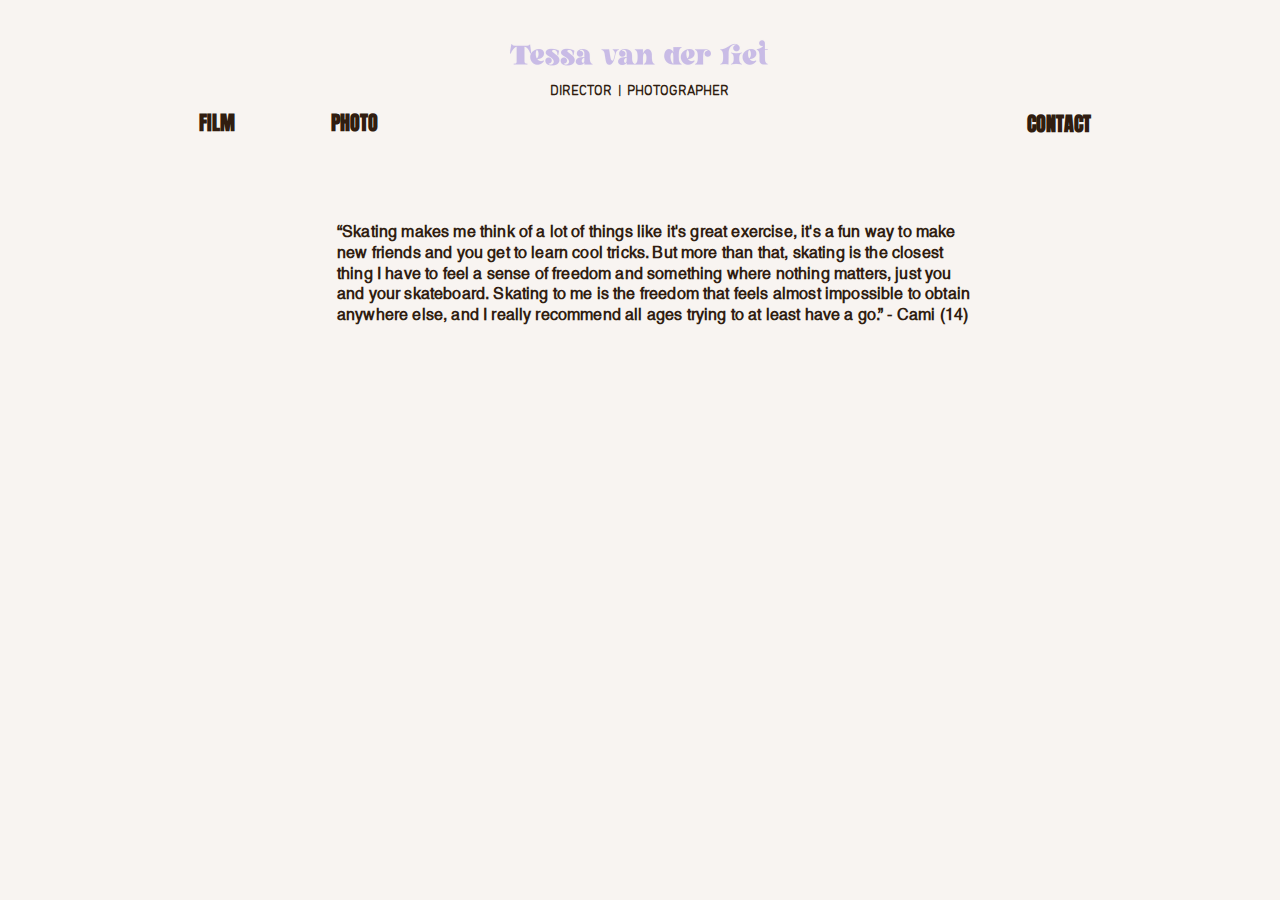
<file: cami.html>
<!DOCTYPE html>
<html lang="nl">
<head>
  
  <meta charset='utf-8'>
  <meta name="viewport" content="width=device-width, initial-scale=1" id="spixDesktopViewport" />
  <meta http-equiv="X-UA-Compatible" content="IE=edge">
  <meta name="generator" content="spix.com Website Builder"/>

  
  <!-- Initial CSS -->
  <style>
    a,
    abbr,
    acronym,
    address,
    applet,
    b,
    big,
    blockquote,
    body,
    button,
    caption,
    center,
    cite,
    code,
    dd,
    del,
    dfn,
    div,
    dl,
    dt,
    em,
    fieldset,
    font,
    footer,
    form,
    h1,
    h2,
    h3,
    h4,
    h5,
    h6,
    header,
    html,
    i,
    iframe,
    img,
    ins,
    kbd,
    label,
    legend,
    li,
    nav,
    object,
    ol,
    p,
    pre,
    q,
    s,
    samp,
    section,
    small,
    span,
    strike,
    strong,
    sub,
    sup,
    table,
    tbody,
    td,
    tfoot,
    th,
    thead,
    title,
    tr,
    tt,
    u,
    ul,
    var {
      background: transparent;
      border: 0;
      margin: 0;
      outline: 0;
      padding: 0;
      vertical-align: baseline
    }
  
    body {
      font-family: Arial, Helvetica, sans-serif;
      font-size: 10px
    }
  
    input,
    select,
    textarea {
      box-sizing: border-box;
      font-family: Helvetica, Arial, sans-serif
    }
  
    ol,
    ul {
      list-style: none
    }
  
    blockquote,
    q {
      quotes: none
    }
  
    ins {
      text-decoration: none
    }
  
    del {
      text-decoration: line-through
    }
  
    table {
      border-collapse: collapse;
      border-spacing: 0
    }
  
    a {
      cursor: pointer;
      text-decoration: none
    }
  
    body,
    html {
      height: 100%
    }
  
    body {
      overflow-x: auto;
      overflow-y: scroll
    }
  
    .testStyles {
      overflow-y: hidden
    }
  
    .reset-button {
      -webkit-appearance: none;
      background: none;
      border: 0;
      color: inherit;
      font: inherit;
      line-height: normal;
      outline: 0;
      overflow: visible;
      padding: 0;
      -webkit-user-select: none;
      -moz-user-select: none;
      -ms-user-select: none
    }
  
    :focus {
      outline: none
    }
  
    body.device-mobile-optimized {
      overflow-x: hidden;
      overflow-y: scroll
    }
  
    body.device-mobile-optimized:not(.responsive) #SITE_CONTAINER {
      margin-left: auto;
      margin-right: auto;
      overflow-x: visible;
      position: relative;
      width: 320px
    }
  
    body.device-mobile-optimized:not(.responsive):not(.blockSiteScrolling) #SITE_CONTAINER {
      margin-top: 0
    }
  
    body.device-mobile-optimized>* {
      max-width: 100% !important
    }
  
    body.device-mobile-optimized #site-root {
      overflow-x: hidden;
      overflow-y: hidden
    }
  
    @supports(overflow:clip) {
      body.device-mobile-optimized.dont-overflow-hidden-site-root #site-root {
        overflow-x: clip;
        overflow-y: clip
      }
    }
  
    body.device-mobile-non-optimized #SITE_CONTAINER #site-root {
      overflow-x: hidden;
      overflow-y: auto
    }
  
    body.device-mobile-non-optimized.fullScreenMode {
      background-color: #5f6360
    }
  
    body.device-mobile-non-optimized.fullScreenMode #MOBILE_ACTIONS_MENU,
    body.device-mobile-non-optimized.fullScreenMode #SITE_BACKGROUND,
    body.device-mobile-non-optimized.fullScreenMode #site-root,
    body.fullScreenMode #spix_ADS {
      visibility: hidden
    }
  
    body.fullScreenMode {
      overflow-x: hidden !important;
      overflow-y: hidden !important
    }
  
    body.fullScreenMode.device-mobile-optimized #TINY_MENU {
      opacity: 0;
      pointer-events: none
    }
  
    body.fullScreenMode-scrollable.device-mobile-optimized {
      overflow-x: hidden !important;
      overflow-y: auto !important
    }
  
    body.fullScreenMode-scrollable.device-mobile-optimized #masterPage,
    body.fullScreenMode-scrollable.device-mobile-optimized #site-root {
      overflow-x: hidden !important;
      overflow-y: hidden !important
    }
  
    body.fullScreenMode-scrollable.device-mobile-optimized #SITE_BACKGROUND,
    body.fullScreenMode-scrollable.device-mobile-optimized #masterPage {
      height: auto !important
    }
  
    body.fullScreenMode-scrollable.device-mobile-optimized #masterPage.mesh-layout {
      height: 0 !important
    }
  
    body.blockSiteScrolling {
      overflow: hidden;
      position: fixed;
      width: 100%
    }
  
    body.blockSiteScrolling #SITE_CONTAINER {
      margin-top: calc(var(--blocked-site-scroll-margin-top)*-1)
    }
  
    body.blockSiteScrolling:not(.responsive) #spix_ADS {
      margin-top: var(--blocked-site-scroll-margin-top)
    }
  
    .fullScreenOverlay {
      bottom: 0;
      display: flex;
      justify-content: center;
      left: 0;
      overflow-y: hidden;
      position: fixed;
      right: 0;
      top: -60px;
      z-index: 1005
    }
  
    .fullScreenOverlay>.fullScreenOverlayContent {
      bottom: 0;
      left: 0;
      margin: 0 auto;
      overflow: hidden;
      position: absolute;
      right: 0;
      top: 60px;
      transform: translateZ(0)
    }
  
    [data-mesh-id$=centeredContent],
    [data-mesh-id$=form],
    [data-mesh-id$=inlineContent] {
      pointer-events: none;
      position: relative
    }
  
    [data-mesh-id$=-gridWrapper],
    [data-mesh-id$=-rotated-wrapper] {
      pointer-events: none
    }
  
    [data-mesh-id$=-gridContainer]>*,
    [data-mesh-id$=-rotated-wrapper]>*,
    [data-mesh-id$=inlineContent]>:not([data-mesh-id$=-gridContainer]) {
      pointer-events: auto
    }
  
    .device-mobile-optimized #masterPage.mesh-layout #SOSP_CONTAINER_CUSTOM_ID {
      grid-area: 2/1/3/2;
      -ms-grid-row: 2;
      position: relative
    }
  
    #masterPage.mesh-layout {
      -ms-grid-rows: max-content max-content min-content max-content;
      -ms-grid-columns: 100%;
      align-items: start;
      display: -ms-grid;
      display: grid;
      grid-template-columns: 100%;
      grid-template-rows: max-content max-content min-content max-content;
      justify-content: stretch
    }
  
    #masterPage.mesh-layout #PAGES_CONTAINER,
    #masterPage.mesh-layout #SITE_FOOTER-placeholder,
    #masterPage.mesh-layout #SITE_FOOTER_WRAPPER,
    #masterPage.mesh-layout #SITE_HEADER-placeholder,
    #masterPage.mesh-layout #SITE_HEADER_WRAPPER,
    #masterPage.mesh-layout #SOSP_CONTAINER_CUSTOM_ID[data-state~=mobileView],
    #masterPage.mesh-layout #soapAfterPagesContainer,
    #masterPage.mesh-layout #soapBeforePagesContainer {
      -ms-grid-row-align: start;
      -ms-grid-column-align: start;
      -ms-grid-column: 1
    }
  
    #masterPage.mesh-layout #SITE_HEADER-placeholder,
    #masterPage.mesh-layout #SITE_HEADER_WRAPPER {
      grid-area: 1/1/2/2;
      -ms-grid-row: 1
    }
  
    #masterPage.mesh-layout #PAGES_CONTAINER,
    #masterPage.mesh-layout #soapAfterPagesContainer,
    #masterPage.mesh-layout #soapBeforePagesContainer {
      grid-area: 3/1/4/2;
      -ms-grid-row: 3
    }
  
    #masterPage.mesh-layout #soapAfterPagesContainer,
    #masterPage.mesh-layout #soapBeforePagesContainer {
      width: 100%
    }
  
    #masterPage.mesh-layout #PAGES_CONTAINER {
      align-self: stretch
    }
  
    #masterPage.mesh-layout main#PAGES_CONTAINER {
      display: block
    }
  
    #masterPage.mesh-layout #SITE_FOOTER-placeholder,
    #masterPage.mesh-layout #SITE_FOOTER_WRAPPER {
      grid-area: 4/1/5/2;
      -ms-grid-row: 4
    }
  
    #masterPage.mesh-layout #SITE_PAGES,
    #masterPage.mesh-layout [data-mesh-id=PAGES_CONTAINERcenteredContent],
    #masterPage.mesh-layout [data-mesh-id=PAGES_CONTAINERinlineContent] {
      height: 100%
    }
  
    #masterPage.mesh-layout.desktop>* {
      width: 100%
    }
  
    #masterPage.mesh-layout #PAGES_CONTAINER,
    #masterPage.mesh-layout #SITE_FOOTER,
    #masterPage.mesh-layout #SITE_FOOTER_WRAPPER,
    #masterPage.mesh-layout #SITE_HEADER,
    #masterPage.mesh-layout #SITE_HEADER_WRAPPER,
    #masterPage.mesh-layout #SITE_PAGES,
    #masterPage.mesh-layout #masterPageinlineContent,
    #site-root {
      position: relative
    }
  
    #site-root {
      margin: 0 auto;
      min-height: 100%;
      top: var(--spix-ads-top-height)
    }
  
    #site-root img:not([src]) {
      visibility: hidden
    }
  
    #site-root svg img:not([src]) {
      visibility: visible
    }
  
    body:not(.responsive) #site-root {
      min-width: var(--site-width);
      width: 100%
    }
  
    #SITE_CONTAINER {
      position: relative
    }
  
    .auto-generated-link {
      color: inherit
    }
  
    body:not([data-js-loaded]) [data-hide-prejs] {
      visibility: hidden
    }
  
    #SCROLL_TO_BOTTOM,
    #SCROLL_TO_TOP {
      height: 0
    }
  
    .has-click-trigger {
      cursor: pointer
    }
  
    [data-z-counter] {
      z-index: 0
    }
  
    [data-z-counter="0"] {
      z-index: auto
    }
  
    .spixSiteProperties {
      -webkit-font-smoothing: antialiased;
      -moz-osx-font-smoothing: grayscale
    }
  </style>


<!-- render-head end -->
<!--render body head beginning-->

<style>
  .YzqVVZ {
    overflow: visible;
    position: relative
  }

  .mwF7X1 {
    -webkit-backface-visibility: hidden;
    backface-visibility: hidden
  }

  .YGilLk {
    cursor: pointer
  }

  .HlRz5e {
    display: block;
    height: 100%;
    width: 100%
  }

  .HlRz5e img {
    max-width: var(--spix-img-max-width, 100%)
  }

  .HlRz5e[data-animate-blur] img {
    filter: blur(9px);
    transition: filter .8s ease-in
  }

  .HlRz5e[data-animate-blur] img[data-load-done] {
    filter: none
  }

  .I5zqsT {
    display: block
  }

  .I5zqsT,
  .MW5IWV {
    height: 100%;
    width: 100%
  }

  .MW5IWV {
    left: 0;
    -webkit-mask-image: var(--mask-image, none);
    mask-image: var(--mask-image, none);
    -webkit-mask-position: var(--mask-position, 0);
    mask-position: var(--mask-position, 0);
    -webkit-mask-repeat: var(--mask-repeat, no-repeat);
    mask-repeat: var(--mask-repeat, no-repeat);
    -webkit-mask-size: var(--mask-size, 100%);
    mask-size: var(--mask-size, 100%);
    overflow: hidden;
    pointer-events: var(--fill-layer-background-media-pointer-events);
    position: absolute;
    top: 0
  }

  .MW5IWV.N3eg0s {
    clip: rect(0, auto, auto, 0)
  }

  .MW5IWV .Kv1aVt {
    height: 100%;
    position: absolute;
    top: 0;
    width: 100%
  }

  .MW5IWV .dLPlxY {
    height: var(--fill-layer-image-height, 100%);
    opacity: var(--fill-layer-image-opacity)
  }

  .MW5IWV .dLPlxY img {
    height: 100%;
    width: 100%
  }

  @supports(-webkit-hyphens:none) {
    .MW5IWV.N3eg0s {
      clip: auto;
      -webkit-clip-path: inset(0)
    }
  }

  .VgO9Yg {
    height: 100%
  }

  .LWbAav {
    background-color: var(--bg-overlay-color);
    background-image: var(--bg-gradient)
  }

  .K_YxMd,
  .yK6aSC {
    opacity: var(--fill-layer-video-opacity)
  }

  .NGjcJN {
    bottom: var(--media-padding-bottom);
    height: var(--media-padding-height);
    position: absolute;
    top: var(--media-padding-top);
    width: 100%
  }

  .mNGsUM {
    transform: scale(var(--scale, 1));
    transition: var(--transform-duration, transform 0s)
  }

  .K_YxMd {
    height: 100%;
    position: relative;
    width: 100%
  }

  .bX9O_S {
    -webkit-clip-path: var(--fill-layer-clip);
    clip-path: var(--fill-layer-clip)
  }

  .Z_wCwr,
  .bX9O_S {
    position: absolute;
    top: 0
  }

  .Jxk_UL img,
  .Z_wCwr,
  .bX9O_S {
    height: 100%;
    width: 100%
  }

  .K8MSra {
    opacity: 0
  }

  .K8MSra,
  .YTb3b4 {
    position: absolute;
    top: 0
  }

  .YTb3b4 {
    height: 0;
    left: 0;
    overflow: hidden;
    width: 0
  }

  .SUz0WK {
    left: 0;
    pointer-events: var(--fill-layer-background-media-pointer-events);
    position: var(--fill-layer-background-media-position)
  }

  .FNxOn5,
  .SUz0WK,
  .m4khSP {
    height: 100%;
    top: 0;
    width: 100%
  }

  .FNxOn5 {
    position: absolute
  }

  .m4khSP {
    background-color: var(--fill-layer-background-overlay-color);
    opacity: var(--fill-layer-background-overlay-blend-opacity-fallback, 1);
    position: var(--fill-layer-background-overlay-position);
    transform: var(--fill-layer-background-overlay-transform)
  }

  @supports(mix-blend-mode:overlay) {
    .m4khSP {
      mix-blend-mode: var(--fill-layer-background-overlay-blend-mode);
      opacity: var(--fill-layer-background-overlay-blend-opacity, 1)
    }
  }

  ._C0cVf {
    bottom: 0;
    left: 0;
    position: absolute;
    right: 0;
    top: 0;
    width: 100%
  }

  .hFwGTD {
    transform: translateY(-100%);
    transition: .2s ease-in
  }

  .IQgXoP {
    transition: .2s
  }

  .Nr3Nid {
    opacity: 0;
    transition: .2s ease-in
  }

  .Nr3Nid.l4oO6c {
    z-index: -1 !important
  }

  .iQuoC4 {
    opacity: 1;
    transition: .2s
  }

  .CJF7A2 {
    height: auto
  }

  .CJF7A2,
  .U4Bvut {
    position: relative;
    width: 100%
  }

  :host(:not(.device-mobile-optimized)) .G5K6X8,
  body:not(.device-mobile-optimized) .G5K6X8 {
    margin-left: calc((100% - var(--site-width))/2);
    width: var(--site-width)
  }

  .xU8fqS[data-focuscycled=active] {
    outline: 1px solid transparent
  }

  .xU8fqS[data-focuscycled=active]:not(:focus-within) {
    outline: 2px solid transparent;
    transition: outline .01s ease
  }

  .xU8fqS ._4XcTfy {
    background-color: var(--screenwidth-corvid-background-color, rgba(var(--bg, var(--color_11)), var(--alpha-bg, 1)));
    border-bottom: var(--brwb, 0) solid var(--screenwidth-corvid-border-color, rgba(var(--brd, var(--color_15)), var(--alpha-brd, 1)));
    border-top: var(--brwt, 0) solid var(--screenwidth-corvid-border-color, rgba(var(--brd, var(--color_15)), var(--alpha-brd, 1)));
    bottom: 0;
    box-shadow: var(--shd, 0 0 5px rgba(0, 0, 0, .7));
    left: 0;
    position: absolute;
    right: 0;
    top: 0
  }

  .xU8fqS .gUbusX {
    background-color: rgba(var(--bgctr, var(--color_11)), var(--alpha-bgctr, 1));
    border-radius: var(--rd, 0);
    bottom: var(--brwb, 0);
    top: var(--brwt, 0)
  }

  .xU8fqS .G5K6X8,
  .xU8fqS .gUbusX {
    left: 0;
    position: absolute;
    right: 0
  }

  .xU8fqS .G5K6X8 {
    bottom: 0;
    top: 0
  }

  :host(.device-mobile-optimized) .xU8fqS .G5K6X8,
  body.device-mobile-optimized .xU8fqS .G5K6X8 {
    left: 10px;
    right: 10px
  }

  .SPY_vo {
    pointer-events: none
  }

  .BmZ5pC {
    height: 100%;
    min-height: calc(100vh - var(--spix-ads-height));
    min-width: var(--site-width);
    position: var(--bg-position);
    top: var(--spix-ads-height);
    width: 100%
  }

  .zKbzSQ {
    touch-action: manipulation
  }

  .kuTaGy {
    align-items: center;
    box-sizing: border-box;
    display: flex;
    justify-content: var(--label-align);
    min-width: 100%;
    text-align: initial;
    width: -moz-max-content;
    width: max-content
  }

  .kuTaGy:before {
    max-width: var(--margin-left, 0)
  }

  .kuTaGy:after,
  .kuTaGy:before {
    align-self: stretch;
    content: "";
    flex-grow: 1
  }

  .kuTaGy:after {
    max-width: var(--margin-right, 0)
  }

  .R6ex7N {
    height: 100%
  }

  .R6ex7N .kuTaGy {
    border-radius: var(--corvid-border-radius, var(--rd, 0));
    bottom: 0;
    box-shadow: var(--shd, 0 1px 4px rgba(0, 0, 0, .6));
    left: 0;
    position: absolute;
    right: 0;
    top: 0;
    transition: var(--trans1, border-color .4s ease 0s, background-color .4s ease 0s)
  }

  .R6ex7N .kuTaGy:link,
  .R6ex7N .kuTaGy:visited {
    border-color: transparent
  }

  .R6ex7N .M3I7Z2 {
    color: var(--corvid-color, rgb(var(--txt, var(--color_15))));
    font: var(--fnt, var(--font_5));
    margin: 0;
    position: relative;
    transition: var(--trans2, color .4s ease 0s);
    white-space: nowrap
  }

  .R6ex7N[aria-disabled=false] .kuTaGy {
    background-color: var(--corvid-background-color, rgba(var(--bg, var(--color_17)), var(--alpha-bg, 1)));
    border: solid var(--corvid-border-color, rgba(var(--brd, var(--color_15)), var(--alpha-brd, 1))) var(--corvid-border-width, var(--brw, 0));
    cursor: pointer !important
  }

  :host(.device-mobile-optimized) .R6ex7N[aria-disabled=false]:active .kuTaGy,
  body.device-mobile-optimized .R6ex7N[aria-disabled=false]:active .kuTaGy {
    background-color: rgba(var(--bgh, var(--color_18)), var(--alpha-bgh, 1));
    border-color: rgba(var(--brdh, var(--color_15)), var(--alpha-brdh, 1))
  }

  :host(.device-mobile-optimized) .R6ex7N[aria-disabled=false]:active .M3I7Z2,
  body.device-mobile-optimized .R6ex7N[aria-disabled=false]:active .M3I7Z2 {
    color: rgb(var(--txth, var(--color_15)))
  }

  :host(:not(.device-mobile-optimized)) .R6ex7N[aria-disabled=false]:hover .kuTaGy,
  body:not(.device-mobile-optimized) .R6ex7N[aria-disabled=false]:hover .kuTaGy {
    background-color: rgba(var(--bgh, var(--color_18)), var(--alpha-bgh, 1));
    border-color: rgba(var(--brdh, var(--color_15)), var(--alpha-brdh, 1))
  }

  :host(:not(.device-mobile-optimized)) .R6ex7N[aria-disabled=false]:hover .M3I7Z2,
  body:not(.device-mobile-optimized) .R6ex7N[aria-disabled=false]:hover .M3I7Z2 {
    color: rgb(var(--txth, var(--color_15)))
  }

  .R6ex7N[aria-disabled=true] .kuTaGy {
    background-color: rgba(var(--bgd, 204, 204, 204), var(--alpha-bgd, 1));
    border-color: rgba(var(--brdd, 204, 204, 204), var(--alpha-brdd, 1));
    border-style: solid;
    border-width: var(--corvid-border-width, var(--brw, 0))
  }

  .R6ex7N[aria-disabled=true] .M3I7Z2 {
    color: rgb(var(--txtd, 255, 255, 255))
  }

  .U2uNPe {
    align-items: center;
    box-sizing: border-box;
    display: flex;
    justify-content: var(--label-align);
    min-width: 100%;
    text-align: initial;
    width: -moz-max-content;
    width: max-content
  }

  .U2uNPe:before {
    max-width: var(--margin-left, 0)
  }

  .U2uNPe:after,
  .U2uNPe:before {
    align-self: stretch;
    content: "";
    flex-grow: 1
  }

  .U2uNPe:after {
    max-width: var(--margin-right, 0)
  }

  .S3GIZZ[aria-disabled=false] .U2uNPe {
    cursor: pointer
  }

  :host(.device-mobile-optimized) .S3GIZZ[aria-disabled=false]:active .CQ3ICl,
  body.device-mobile-optimized .S3GIZZ[aria-disabled=false]:active .CQ3ICl {
    color: rgb(var(--txth, var(--color_15)));
    transition: var(--trans, color .4s ease 0s)
  }

  :host(:not(.device-mobile-optimized)) .S3GIZZ[aria-disabled=false]:hover .CQ3ICl,
  body:not(.device-mobile-optimized) .S3GIZZ[aria-disabled=false]:hover .CQ3ICl {
    color: rgb(var(--txth, var(--color_15)));
    transition: var(--trans, color .4s ease 0s)
  }

  .S3GIZZ .U2uNPe {
    bottom: 0;
    left: 0;
    position: absolute;
    right: 0;
    top: 0
  }

  .S3GIZZ .CQ3ICl {
    color: var(--corvid-color, rgb(var(--txt, var(--color_15))));
    font: var(--fnt, var(--font_5));
    transition: var(--trans, color .4s ease 0s);
    white-space: nowrap
  }

  .S3GIZZ[aria-disabled=true] .CQ3ICl {
    color: rgb(var(--txtd, 255, 255, 255))
  }

  :host(:not(.device-mobile-optimized)) .Lw0u6i,
  body:not(.device-mobile-optimized) .Lw0u6i {
    --display: flex;
    display: var(--display)
  }

  :host(:not(.device-mobile-optimized)) .So7Ias,
  body:not(.device-mobile-optimized) .So7Ias {
    display: flex;
    margin: 0 auto;
    position: relative;
    width: calc(100% - var(--padding)*2)
  }

  :host(:not(.device-mobile-optimized)) .So7Ias>*,
  body:not(.device-mobile-optimized) .So7Ias>* {
    flex: var(--column-flex) 1 0%;
    left: 0;
    margin-bottom: var(--padding);
    margin-left: var(--margin);
    margin-top: var(--padding);
    min-width: 0;
    position: relative;
    top: 0
  }

  :host(:not(.device-mobile-optimized)) .So7Ias>:first-child,
  body:not(.device-mobile-optimized) .So7Ias>:first-child {
    margin-left: 0
  }

  :host(.device-mobile-optimized) .So7Ias,
  body.device-mobile-optimized .So7Ias {
    display: block;
    padding: var(--padding) 0;
    position: relative
  }

  :host(.device-mobile-optimized) .So7Ias>*,
  body.device-mobile-optimized .So7Ias>* {
    margin-bottom: var(--margin);
    position: relative
  }

  :host(.device-mobile-optimized) .So7Ias>:first-child,
  body.device-mobile-optimized .So7Ias>:first-child {
    margin-top: var(--firstChildMarginTop, 0)
  }

  :host(.device-mobile-optimized) .So7Ias>:last-child,
  body.device-mobile-optimized .So7Ias>:last-child {
    margin-bottom: var(--lastChildMarginBottom, var(--margin))
  }

  .qby0Dy {
    -webkit-backface-visibility: hidden;
    backface-visibility: hidden
  }

  .dkukWC {
    --divider-pin-height__: min(1, calc(var(--divider-layers-pin-factor__) + 1));
    --divider-pin-layer-height__: var(--divider-layers-pin-factor__);
    --divider-pin-border__: min(1, calc(var(--divider-layers-pin-factor__) / -1 + 1));
    height: calc(var(--divider-height__) + var(--divider-pin-height__)*var(--divider-layers-size__)*var(--divider-layers-y__))
  }

  .dkukWC,
  .dkukWC .FRCqDF {
    left: 0;
    position: absolute;
    width: 100%
  }

  .dkukWC .FRCqDF {
    --divider-layer-i__: var(--divider-layer-i, 0);
    background-position: left calc(50% + var(--divider-offset-x__) + var(--divider-layers-x__)*var(--divider-layer-i__)) bottom;
    background-repeat: repeat-x;
    border-bottom-style: solid;
    border-bottom-width: calc(var(--divider-pin-border__)*var(--divider-layer-i__)*var(--divider-layers-y__));
    height: calc(var(--divider-height__) + var(--divider-pin-layer-height__)*var(--divider-layer-i__)*var(--divider-layers-y__));
    opacity: calc(1 - var(--divider-layer-i__)/(var(--divider-layer-i__) + 1))
  }

  .xnZvZH {
    --divider-height__: var(--divider-top-height, auto);
    --divider-offset-x__: var(--divider-top-offset-x, 0px);
    --divider-layers-size__: var(--divider-top-layers-size, 0);
    --divider-layers-y__: var(--divider-top-layers-y, 0px);
    --divider-layers-x__: var(--divider-top-layers-x, 0px);
    --divider-layers-pin-factor__: var(--divider-top-layers-pin-factor, 0);
    border-top: var(--divider-top-padding, 0) solid var(--divider-top-color, currentColor);
    opacity: var(--divider-top-opacity, 1);
    top: 0;
    transform: var(--divider-top-flip, scaleY(-1))
  }

  .xnZvZH .FRCqDF {
    background-image: var(--divider-top-image, none);
    background-size: var(--divider-top-size, contain);
    border-color: var(--divider-top-color, currentColor);
    bottom: 0;
    filter: var(--divider-top-filter, none)
  }

  .MBOSCN {
    --divider-height__: var(--divider-bottom-height, auto);
    --divider-offset-x__: var(--divider-bottom-offset-x, 0px);
    --divider-layers-size__: var(--divider-bottom-layers-size, 0);
    --divider-layers-y__: var(--divider-bottom-layers-y, 0px);
    --divider-layers-x__: var(--divider-bottom-layers-x, 0px);
    --divider-layers-pin-factor__: var(--divider-bottom-layers-pin-factor, 0);
    border-bottom: var(--divider-bottom-padding, 0) solid var(--divider-bottom-color, currentColor);
    bottom: 0;
    opacity: var(--divider-bottom-opacity, 1);
    transform: var(--divider-bottom-flip, none)
  }

  .MBOSCN .FRCqDF {
    background-image: var(--divider-bottom-image, none);
    background-size: var(--divider-bottom-size, contain);
    border-color: var(--divider-bottom-color, currentColor);
    bottom: 0;
    filter: var(--divider-bottom-filter, none)
  }

  .nTOEE9 {
    height: 100%;
    overflow: hidden;
    width: 100%
  }

  .nTOEE9.sqUyGm:hover {
    cursor: url([data-uri]), auto
  }

  .nTOEE9.C_JY0G:hover {
    cursor: url([data-uri]), auto
  }

  .rYiAuL {
    cursor: pointer
  }

  .gSXewE {
    height: 0;
    left: 0;
    overflow: hidden;
    position: absolute;
    top: 0;
    width: 0
  }

  .j7pOnl {
    box-sizing: border-box;
    height: 100%;
    width: 100%
  }

  .BI8PVQ {
    min-height: var(--image-min-height);
    min-width: var(--image-min-width)
  }

  .BI8PVQ img {
    filter: var(--filter-effect-svg-url);
    -webkit-mask-image: var(--mask-image, none);
    mask-image: var(--mask-image, none);
    -webkit-mask-position: var(--mask-position, 0);
    mask-position: var(--mask-position, 0);
    -webkit-mask-repeat: var(--mask-repeat, no-repeat);
    mask-repeat: var(--mask-repeat, no-repeat);
    -webkit-mask-size: var(--mask-size, 100% 100%);
    mask-size: var(--mask-size, 100% 100%);
    -o-object-position: var(--object-position);
    object-position: var(--object-position)
  }

  .MazNVa {
    left: var(--left, auto);
    position: var(--position-fixed, static);
    top: var(--top, auto);
    z-index: var(--z-index, auto)
  }

  .MazNVa .BI8PVQ img {
    box-shadow: 0 0 0 #000;
    position: static;
    -webkit-user-select: none;
    -moz-user-select: none;
    -ms-user-select: none;
    user-select: none
  }

  .MazNVa .j7pOnl {
    display: block;
    overflow: hidden
  }

  .MazNVa .BI8PVQ {
    overflow: hidden
  }

  .c7cMWz {
    bottom: 0;
    left: 0;
    position: absolute;
    right: 0;
    top: 0
  }

  .FVGvCX {
    height: auto;
    position: relative;
    width: 100%
  }

  body:not(.responsive) .zK7MhX {
    align-self: start;
    grid-area: 1/1/1/1;
    height: 100%;
    justify-self: stretch;
    left: 0;
    position: relative
  }

  :host(:not(.device-mobile-optimized)) .c7cMWz,
  body:not(.device-mobile-optimized) .c7cMWz {
    margin-left: calc((100% - var(--site-width))/2);
    width: var(--site-width)
  }

  .fEm0Bo .c7cMWz {
    background-color: rgba(var(--bg, var(--color_11)), var(--alpha-bg, 1));
    overflow: hidden
  }

  :host(.device-mobile-optimized) .c7cMWz,
  body.device-mobile-optimized .c7cMWz {
    left: 10px;
    right: 10px
  }

  .PFkO7r {
    bottom: 0;
    left: 0;
    position: absolute;
    right: 0;
    top: 0
  }

  .HT5ybB {
    height: auto;
    position: relative;
    width: 100%
  }

  body:not(.responsive) .dBAkHi {
    align-self: start;
    grid-area: 1/1/1/1;
    height: 100%;
    justify-self: stretch;
    left: 0;
    position: relative
  }

  :host(:not(.device-mobile-optimized)) .PFkO7r,
  body:not(.device-mobile-optimized) .PFkO7r {
    margin-left: calc((100% - var(--site-width))/2);
    width: var(--site-width)
  }

  :host(.device-mobile-optimized) .PFkO7r,
  body.device-mobile-optimized .PFkO7r {
    left: 10px;
    right: 10px
  }
</style>
<style>
  .StylableButton2545352419__root {
    -archetype: box;
    border: none;
    box-sizing: border-box;
    cursor: pointer;
    display: block;
    height: 100%;
    min-height: 10px;
    min-width: 10px;
    padding: 0;
    touch-action: manipulation;
    width: 100%
  }

  .StylableButton2545352419__root[disabled] {
    pointer-events: none
  }

  .StylableButton2545352419__root.StylableButton2545352419--hasBackgroundColor {
    background-color: var(--corvid-background-color) !important
  }

  .StylableButton2545352419__root.StylableButton2545352419--hasBorderColor {
    border-color: var(--corvid-border-color) !important
  }

  .StylableButton2545352419__root.StylableButton2545352419--hasBorderRadius {
    border-radius: var(--corvid-border-radius) !important
  }

  .StylableButton2545352419__root.StylableButton2545352419--hasBorderWidth {
    border-width: var(--corvid-border-width) !important
  }

  .StylableButton2545352419__root.StylableButton2545352419--hasColor,
  .StylableButton2545352419__root.StylableButton2545352419--hasColor .StylableButton2545352419__label {
    color: var(--corvid-color) !important
  }

  .StylableButton2545352419__link {
    -archetype: box;
    box-sizing: border-box;
    color: #000;
    text-decoration: none
  }

  .StylableButton2545352419__container {
    align-items: center;
    display: flex;
    flex-basis: auto;
    flex-direction: row;
    flex-grow: 1;
    height: 100%;
    justify-content: center;
    overflow: hidden;
    transition: all .2s ease, visibility 0s;
    width: 100%
  }

  .StylableButton2545352419__label {
    -archetype: text;
    -controller-part-type: LayoutChildDisplayDropdown, LayoutFlexChildSpacing(first);
    max-width: 100%;
    min-width: 1.8em;
    overflow: hidden;
    text-align: center;
    text-overflow: ellipsis;
    transition: inherit;
    white-space: nowrap
  }

  .StylableButton2545352419__root.StylableButton2545352419--isMaxContent .StylableButton2545352419__label {
    text-overflow: unset
  }

  .StylableButton2545352419__root.StylableButton2545352419--isWrapText .StylableButton2545352419__label {
    min-width: 10px;
    overflow-wrap: break-word;
    white-space: break-spaces;
    word-break: break-word
  }

  .StylableButton2545352419__icon {
    -archetype: icon;
    -controller-part-type: LayoutChildDisplayDropdown, LayoutFlexChildSpacing(last);
    flex-shrink: 0;
    height: 50px;
    min-width: 1px;
    transition: inherit
  }

  .StylableButton2545352419__icon.StylableButton2545352419--override {
    display: block !important
  }

  .StylableButton2545352419__icon svg,
  .StylableButton2545352419__icon>div {
    display: flex;
    height: inherit;
    width: inherit
  }

  .Vd6aQZ {
    overflow: hidden;
    padding: 0;
    pointer-events: none;
    white-space: nowrap
  }

  .mHZSwn {
    display: none
  }

  .nDEeB0 {
    cursor: pointer
  }

  .lvxhkV {
    bottom: 0;
    left: 0;
    position: absolute;
    right: 0;
    top: 0;
    width: 100%
  }

  .QJjwEo {
    transform: translateY(-100%);
    transition: .2s ease-in
  }

  .kdBXfh {
    transition: .2s
  }

  .MP52zt {
    opacity: 0;
    transition: .2s ease-in
  }

  .MP52zt.Bhu9m5 {
    z-index: -1 !important
  }

  .LVP8Wf {
    opacity: 1;
    transition: .2s
  }

  .VrZrC0 {
    height: auto
  }

  .VrZrC0,
  .cKxVkc {
    position: relative;
    width: 100%
  }

  :host(:not(.device-mobile-optimized)) .vlM3HR,
  body:not(.device-mobile-optimized) .vlM3HR {
    margin-left: calc((100% - var(--site-width))/2);
    width: var(--site-width)
  }

  .AT7o0U[data-focuscycled=active] {
    outline: 1px solid transparent
  }

  .AT7o0U[data-focuscycled=active]:not(:focus-within) {
    outline: 2px solid transparent;
    transition: outline .01s ease
  }

  .AT7o0U .vlM3HR {
    bottom: 0;
    left: 0;
    position: absolute;
    right: 0;
    top: 0
  }

  .HlRz5e {
    display: block;
    height: 100%;
    width: 100%
  }

  .HlRz5e img {
    max-width: var(--spix-img-max-width, 100%)
  }

  .HlRz5e[data-animate-blur] img {
    filter: blur(9px);
    transition: filter .8s ease-in
  }

  .HlRz5e[data-animate-blur] img[data-load-done] {
    filter: none
  }

  .I5zqsT {
    display: block;
    height: 100%;
    width: 100%
  }

  .WzbAF8 .mpGTIt .O6KwRn {
    display: var(--item-display);
    height: var(--item-size);
    margin: var(--item-margin);
    width: var(--item-size)
  }

  .WzbAF8 .mpGTIt .O6KwRn:last-child {
    margin: 0
  }

  .WzbAF8 .mpGTIt .O6KwRn .oRtuWN {
    display: block
  }

  .WzbAF8 .mpGTIt .O6KwRn .oRtuWN .YaS0jR {
    height: var(--item-size);
    width: var(--item-size)
  }

  .WzbAF8 .mpGTIt {
    height: 100%;
    position: absolute;
    white-space: nowrap;
    width: 100%
  }

  :host(.device-mobile-optimized) .WzbAF8 .mpGTIt,
  body.device-mobile-optimized .WzbAF8 .mpGTIt {
    white-space: normal
  }

  .sNF2R0 {
    opacity: 0
  }

  .hLoBV3 {
    transition: opacity var(--transition-duration) cubic-bezier(.37, 0, .63, 1)
  }

  .Rdf41z,
  .hLoBV3 {
    opacity: 1
  }

  .ftlZWo {
    transition: opacity var(--transition-duration) cubic-bezier(.37, 0, .63, 1)
  }

  .ATGlOr,
  .ftlZWo {
    opacity: 0
  }

  .KQSXD0 {
    transition: opacity var(--transition-duration) cubic-bezier(.64, 0, .78, 0)
  }

  .KQSXD0,
  .pagQKE {
    opacity: 1
  }

  ._6zG5H {
    opacity: 0;
    transition: opacity var(--transition-duration) cubic-bezier(.22, 1, .36, 1)
  }

  .BB49uC {
    transform: translateX(100%)
  }

  .j9xE1V {
    transition: transform var(--transition-duration) cubic-bezier(.87, 0, .13, 1)
  }

  .ICs7Rs,
  .j9xE1V {
    transform: translateX(0)
  }

  .DxijZJ {
    transition: transform var(--transition-duration) cubic-bezier(.87, 0, .13, 1)
  }

  .B5kjYq,
  .DxijZJ {
    transform: translateX(-100%)
  }

  .cJijIV {
    transition: transform var(--transition-duration) cubic-bezier(.87, 0, .13, 1)
  }

  .cJijIV,
  .hOxaWM {
    transform: translateX(0)
  }

  .T9p3fN {
    transform: translateX(100%);
    transition: transform var(--transition-duration) cubic-bezier(.87, 0, .13, 1)
  }

  .qDxYJm {
    transform: translateY(100%)
  }

  .aA9V0P {
    transition: transform var(--transition-duration) cubic-bezier(.87, 0, .13, 1)
  }

  .YPXPAS,
  .aA9V0P {
    transform: translateY(0)
  }

  .Xf2zsA {
    transition: transform var(--transition-duration) cubic-bezier(.87, 0, .13, 1)
  }

  .Xf2zsA,
  .y7Kt7s {
    transform: translateY(-100%)
  }

  .EeUgMu {
    transition: transform var(--transition-duration) cubic-bezier(.87, 0, .13, 1)
  }

  .EeUgMu,
  .fdHrtm {
    transform: translateY(0)
  }

  .WIFaG4 {
    transform: translateY(100%);
    transition: transform var(--transition-duration) cubic-bezier(.87, 0, .13, 1)
  }

  body:not(.responsive) .JshATs {
    overflow-x: clip
  }

  .fcNEqv {
    display: grid;
    grid-template-columns: 1fr;
    grid-template-rows: 1fr;
    height: 100%
  }

  .fcNEqv>div {
    align-self: stretch !important;
    justify-self: stretch !important
  }

  .u9k3ts {
    bottom: 0;
    left: 0;
    position: absolute;
    right: 0;
    top: 0
  }

  .WQ4fSJ {
    cursor: pointer
  }

  .aizuI7 {
    -webkit-tap-highlight-color: rgba(0, 0, 0, 0);
    fill: var(--fill);
    fill-opacity: var(--fill-opacity);
    stroke: var(--stroke);
    stroke-opacity: var(--stroke-opacity);
    stroke-width: var(--stroke-width);
    filter: var(--drop-shadow, none);
    opacity: var(--opacity);
    transform: var(--flip)
  }

  .aizuI7,
  .aizuI7 svg {
    bottom: 0;
    left: 0;
    position: absolute;
    right: 0;
    top: 0
  }

  .aizuI7 svg {
    height: var(--svg-calculated-height, 100%);
    margin: auto;
    padding: var(--svg-calculated-padding, 0);
    width: var(--svg-calculated-width, 100%)
  }

  .TcoJIb * {
    vector-effect: non-scaling-stroke
  }

  .R8rhQA svg,
  .elfY4_ svg {
    overflow: visible !important
  }

  @supports(-webkit-hyphens:none) {
    .aizuI7.elfY4_ {
      will-change: filter
    }
  }

  ol.font_100,
  ul.font_100 {
    color: #080808;
    font-family: "Arial, Helvetica, sans-serif", serif;
    font-size: 10px;
    font-style: normal;
    font-variant: normal;
    font-weight: 400;
    letter-spacing: normal;
    line-height: normal;
    margin: 0;
    text-decoration: none
  }

  ol.font_100 li,
  ul.font_100 li {
    margin-bottom: 12px
  }

  ol.spix-list-text-align,
  ul.spix-list-text-align {
    list-style-position: inside
  }

  ol.spix-list-text-align h1,
  ol.spix-list-text-align h2,
  ol.spix-list-text-align h3,
  ol.spix-list-text-align h4,
  ol.spix-list-text-align h5,
  ol.spix-list-text-align h6,
  ol.spix-list-text-align p,
  ul.spix-list-text-align h1,
  ul.spix-list-text-align h2,
  ul.spix-list-text-align h3,
  ul.spix-list-text-align h4,
  ul.spix-list-text-align h5,
  ul.spix-list-text-align h6,
  ul.spix-list-text-align p {
    display: inline
  }

  .dZ1L9N {
    cursor: pointer
  }

  .m0paWe {
    clip: rect(0 0 0 0);
    border: 0;
    height: 1px;
    margin: -1px;
    overflow: hidden;
    padding: 0;
    position: absolute;
    width: 1px
  }

  .tz5f0K [data-attr-richtext-marker=true] table {
    border-collapse: collapse;
    margin: 15px 0;
    width: 100%
  }

  .tz5f0K [data-attr-richtext-marker=true] table td {
    padding: 12px;
    position: relative
  }

  .tz5f0K [data-attr-richtext-marker=true] table td:after {
    border-bottom: 1px solid currentColor;
    border-left: 1px solid currentColor;
    bottom: 0;
    content: "";
    left: 0;
    opacity: .2;
    position: absolute;
    right: 0;
    top: 0
  }

  .tz5f0K [data-attr-richtext-marker=true] table tr td:last-child:after {
    border-right: 1px solid currentColor
  }

  .tz5f0K [data-attr-richtext-marker=true] table tr:first-child td:after {
    border-top: 1px solid currentColor
  }

  .Mpd2QF {
    min-height: var(--min-height);
    min-width: var(--min-width)
  }

  .Mpd2QF .RpJUy_ {
    word-wrap: break-word;
    height: 100%;
    overflow-wrap: break-word;
    position: relative;
    width: 100%
  }

  .Mpd2QF .RpJUy_ ul {
    list-style: disc inside
  }

  .Mpd2QF .RpJUy_ li {
    margin-bottom: 12px
  }

  .BaOVQ8 blockquote,
  .BaOVQ8 h1,
  .BaOVQ8 h2,
  .BaOVQ8 h3,
  .BaOVQ8 h4,
  .BaOVQ8 h5,
  .BaOVQ8 h6,
  .BaOVQ8 p {
    letter-spacing: normal;
    line-height: normal
  }

  .KriRUO {
    min-height: var(--min-height);
    min-width: var(--min-width)
  }

  .KriRUO .RpJUy_ {
    word-wrap: break-word;
    height: 100%;
    overflow-wrap: break-word;
    position: relative;
    width: 100%
  }

  .KriRUO .RpJUy_ ol,
  .KriRUO .RpJUy_ ul {
    letter-spacing: normal;
    line-height: normal;
    margin-left: .5em;
    padding-left: 1.3em
  }

  .KriRUO .RpJUy_ ol[dir=rtl],
  .KriRUO .RpJUy_ ul[dir=rtl] {
    margin-right: .5em;
    padding-right: 1.3em
  }

  .KriRUO .RpJUy_ ul {
    list-style-type: disc
  }

  .KriRUO .RpJUy_ ol {
    list-style-type: decimal
  }

  .KriRUO .RpJUy_ ol[dir=rtl],
  .KriRUO .RpJUy_ ul[dir=rtl] {
    margin-right: .5em;
    padding-right: 1.3em
  }

  .KriRUO .RpJUy_ ol ul,
  .KriRUO .RpJUy_ ul ul {
    line-height: normal;
    list-style-type: circle
  }

  .KriRUO .RpJUy_ ol ol ul,
  .KriRUO .RpJUy_ ol ul ul,
  .KriRUO .RpJUy_ ul ol ul,
  .KriRUO .RpJUy_ ul ul ul {
    line-height: normal;
    list-style-type: square
  }

  .KriRUO .RpJUy_ li {
    font-style: inherit;
    font-weight: inherit;
    letter-spacing: normal;
    line-height: inherit
  }

  .KriRUO .RpJUy_ h1,
  .KriRUO .RpJUy_ h2,
  .KriRUO .RpJUy_ h3,
  .KriRUO .RpJUy_ h4,
  .KriRUO .RpJUy_ h5,
  .KriRUO .RpJUy_ h6,
  .KriRUO .RpJUy_ p {
    letter-spacing: normal;
    line-height: normal;
    margin: 0
  }

  .KriRUO .RpJUy_ a {
    color: inherit
  }

  .BaOVQ8,
  .KcpHeO {
    word-wrap: break-word;
    min-height: var(--min-height);
    min-width: var(--min-width);
    overflow-wrap: break-word;
    pointer-events: none;
    text-align: start
  }

  .BaOVQ8>*,
  .KcpHeO>* {
    pointer-events: auto
  }

  .BaOVQ8 li,
  .KcpHeO li {
    font-style: inherit;
    font-weight: inherit;
    letter-spacing: normal;
    line-height: inherit
  }

  .BaOVQ8 ol,
  .BaOVQ8 ul,
  .KcpHeO ol,
  .KcpHeO ul {
    letter-spacing: normal;
    line-height: normal;
    margin-left: .5em;
    margin-right: 0;
    padding-left: 1.3em;
    padding-right: 0
  }

  .BaOVQ8 ul,
  .KcpHeO ul {
    list-style-type: disc
  }

  .BaOVQ8 ol,
  .KcpHeO ol {
    list-style-type: decimal
  }

  .BaOVQ8 ol ul,
  .BaOVQ8 ul ul,
  .KcpHeO ol ul,
  .KcpHeO ul ul {
    list-style-type: circle
  }

  .BaOVQ8 ol ol ul,
  .BaOVQ8 ol ul ul,
  .BaOVQ8 ul ol ul,
  .BaOVQ8 ul ul ul,
  .KcpHeO ol ol ul,
  .KcpHeO ol ul ul,
  .KcpHeO ul ol ul,
  .KcpHeO ul ul ul {
    list-style-type: square
  }

  .BaOVQ8 ol[dir=rtl],
  .BaOVQ8 ol[dir=rtl] ol,
  .BaOVQ8 ol[dir=rtl] ul,
  .BaOVQ8 ul[dir=rtl],
  .BaOVQ8 ul[dir=rtl] ol,
  .BaOVQ8 ul[dir=rtl] ul,
  .KcpHeO ol[dir=rtl],
  .KcpHeO ol[dir=rtl] ol,
  .KcpHeO ol[dir=rtl] ul,
  .KcpHeO ul[dir=rtl],
  .KcpHeO ul[dir=rtl] ol,
  .KcpHeO ul[dir=rtl] ul {
    margin-left: 0;
    margin-right: .5em;
    padding-left: 0;
    padding-right: 1.3em
  }

  .BaOVQ8 blockquote,
  .BaOVQ8 h1,
  .BaOVQ8 h2,
  .BaOVQ8 h3,
  .BaOVQ8 h4,
  .BaOVQ8 h5,
  .BaOVQ8 h6,
  .BaOVQ8 p,
  .KcpHeO blockquote,
  .KcpHeO h1,
  .KcpHeO h2,
  .KcpHeO h3,
  .KcpHeO h4,
  .KcpHeO h5,
  .KcpHeO h6,
  .KcpHeO p {
    margin: 0
  }

  .BaOVQ8 a,
  .KcpHeO a {
    color: inherit
  }

  .big2ZD {
    display: grid;
    grid-template-columns: 1fr;
    grid-template-rows: 1fr;
    height: calc(100% - var(--spix-ads-height));
    left: 0;
    margin-top: var(--spix-ads-height);
    position: fixed;
    top: 0;
    width: 100%
  }

  .SHHiV9,
  .big2ZD {
    pointer-events: none;
    z-index: var(--pinned-layer-in-container, var(--above-all-in-container))
  }
</style>
<style>
  .LHrbPP {
    background: #fff;
    border-radius: 24px;
    color: #116dff;
    cursor: pointer;
    font-family: Helvetica, Arial, メイリオ, meiryo, ヒラギノ角ゴ pro w3, hiragino kaku gothic pro, sans-serif;
    font-size: 14px;
    height: 0;
    left: 50%;
    margin-left: -94px;
    opacity: 0;
    padding: 0 24px 0 24px;
    pointer-events: none;
    position: absolute;
    top: 60px;
    width: 0;
    z-index: 9999
  }

  .LHrbPP:focus {
    border: 2px solid;
    height: 40px;
    opacity: 1;
    pointer-events: auto;
    width: auto
  }
</style>
<style>
  .TWFxr5 {
    height: auto !important
  }
</style>

<title>Cami | tessavanderriet</title>
  <link rel="canonical" href="cami"/>
  <link rel="icon" type="image/x-icon" href="images/favicon.ico">
  <link rel="shortcut icon" type="image/x-icon" href="images/favicon.ico">
  <meta property="og:title" content="Cami | tessavanderriet"/>
  <meta property="og:url" content="https://www.tessavanderriet.com/cami"/>
  <meta property="og:site_name" content="tessavanderriet"/>
  <meta property="og:type" content="website"/>
  <meta name="twitter:card" content="summary_large_image"/>
  <meta name="twitter:title" content="Cami | tessavanderriet"/>

<!--render body head end-->

<pages-css id="pages-css">
  <style id="css_masterPage">
    #masterPage:not(.landingPage) #PAGES_CONTAINER {
      margin-top: 0px;
      margin-bottom: 0px;
    }
  
    #masterPage.landingPage #SITE_FOOTER {
      display: none;
    }
  
    #masterPage.landingPage #SITE_HEADER {
      display: none;
    }
  
    #masterPage.landingPage #SITE_HEADER-placeholder {
      display: none;
    }
  
    #masterPage.landingPage #SITE_FOOTER-placeholder {
      display: none;
    }
  
    #SITE_FOOTER {
      --pinned-layer-in-container: 50;
      --above-all-in-container: 49;
    }
  
    #PAGES_CONTAINER {
      --pinned-layer-in-container: 51;
      --above-all-in-container: 49;
    }
  
    #SITE_HEADER {
      z-index: 49;
      --above-all-in-container: 10000;
    }
	:root,:host{--color_0:255,255,255;--color_44:248,244,241;--color_22:237,221,240;--color_1:255,255,255;--color_2:0,0,0;--color_3:237,28,36;--color_4:0,136,203;--color_5:255,203,5;--color_6:114,114,114;--color_7:176,176,176;--color_8:255,255,255;--color_23:230,199,235;--color_9:114,114,114;--color_10:176,176,176;--color_11:248,244,241;--color_12:198,195,193;--color_13:149,146,145;--color_14:99,98,96;--color_15:48,29,16;--color_16:224,184,165;--color_17:194,141,116;--color_18:163,74,33;--color_24:184,159,188;--color_19:109,49,22;--color_20:54,25,11;--color_25:132,115,135;--color_26:250,216,197;--color_27:247,183,151;--color_28:247,146,94;--color_29:124,73,47;--color_30:62,37,24;--color_31:242,229,228;--color_32:242,217,216;--color_33:243,199,196;--color_34:194,159,157;--color_35:146,119,118;--color_36:248,244,241;--color_37:48,29,16;--color_38:198,195,193;--color_39:149,146,145;--color_40:99,98,96;--font_0:normal normal bold 40px/1.4em raleway,sans-serif;--color_41:163,74,33;--color_45:48,29,16;--color_46:48,29,16;--color_47:198,195,193;--color_48:163,74,33;--color_49:163,74,33;--color_50:248,244,241;--color_51:248,244,241;--color_52:163,74,33;--color_53:163,74,33;--color_54:149,146,145;--color_55:149,146,145;--color_56:248,244,241;--color_57:248,244,241;--color_58:163,74,33;--color_42:48,29,16;--color_59:248,244,241;--color_60:163,74,33;--color_61:163,74,33;--color_62:248,244,241;--color_63:248,244,241;--font_1:normal normal normal 15px/1.4em raleway,sans-serif;--font_2:normal normal bold 36px/1.4em raleway,sans-serif;--font_3:normal normal normal 60px/1.4em raleway,sans-serif;--font_4:normal normal normal 30px/1.4em raleway,sans-serif;--font_5:normal normal normal 22px/1.4em raleway,sans-serif;--font_6:normal normal normal 19px/1.4em raleway,sans-serif;--font_7:normal normal normal 15px/1.4em raleway,sans-serif;--color_64:149,146,145;--color_21:243,235,245;--font_8:normal normal normal 14px/1.4em din-next-w01-light,din-next-w02-light,din-next-w10-light,sans-serif;--font_9:normal normal normal 13px/1.4em din-next-w01-light,din-next-w02-light,din-next-w10-light,sans-serif;--font_10:normal normal normal 10px/1.4em din-next-w01-light,din-next-w02-light,din-next-w10-light,sans-serif;--spix-ads-height:0px;--spix-ads-top-height:0px;--site-width:980px;--above-all-z-index:100000;--portals-z-index:100001;-webkit-font-smoothing:antialiased;-moz-osx-font-smoothing:grayscale;--minViewportSize:320;--color_65:149,146,145;--color_43:149,146,145;--maxViewportSize:1920}.font_0{font:var(--font_0);color:rgb(var(--color_15));letter-spacing:0em}.font_1{font:var(--font_1);color:rgb(var(--color_14));letter-spacing:0em}.font_2{font:var(--font_2);color:rgb(var(--color_14));letter-spacing:0em}.font_3{font:var(--font_3);color:rgb(var(--color_15));letter-spacing:0em}.font_4{font:var(--font_4);color:rgb(var(--color_15));letter-spacing:0em}.font_5{font:var(--font_5);color:rgb(var(--color_15));letter-spacing:0em}.font_6{font:var(--font_6);color:rgb(var(--color_15));letter-spacing:0em}.font_7{font:var(--font_7);color:rgb(var(--color_15));letter-spacing:0em}.font_8{font:var(--font_8);color:rgb(var(--color_15));letter-spacing:0em}.font_9{font:var(--font_9);color:rgb(var(--color_15));letter-spacing:0em}.font_10{font:var(--font_10);color:rgb(var(--color_15));letter-spacing:0em}.color_0{color:rgb(var(--color_0))}.color_1{color:rgb(var(--color_1))}.color_2{color:rgb(var(--color_2))}.color_3{color:rgb(var(--color_3))}.color_4{color:rgb(var(--color_4))}.color_5{color:rgb(var(--color_5))}.color_6{color:rgb(var(--color_6))}.color_7{color:rgb(var(--color_7))}.color_8{color:rgb(var(--color_8))}.color_9{color:rgb(var(--color_9))}.color_10{color:rgb(var(--color_10))}.color_11{color:rgb(var(--color_11))}.color_12{color:rgb(var(--color_12))}.color_13{color:rgb(var(--color_13))}.color_14{color:rgb(var(--color_14))}.color_15{color:rgb(var(--color_15))}.color_16{color:rgb(var(--color_16))}.color_17{color:rgb(var(--color_17))}.color_18{color:rgb(var(--color_18))}.color_19{color:rgb(var(--color_19))}.color_20{color:rgb(var(--color_20))}.color_21{color:rgb(var(--color_21))}.color_22{color:rgb(var(--color_22))}.color_23{color:rgb(var(--color_23))}.color_24{color:rgb(var(--color_24))}.color_25{color:rgb(var(--color_25))}.color_26{color:rgb(var(--color_26))}.color_27{color:rgb(var(--color_27))}.color_28{color:rgb(var(--color_28))}.color_29{color:rgb(var(--color_29))}.color_30{color:rgb(var(--color_30))}.color_31{color:rgb(var(--color_31))}.color_32{color:rgb(var(--color_32))}.color_33{color:rgb(var(--color_33))}.color_34{color:rgb(var(--color_34))}.color_35{color:rgb(var(--color_35))}.color_36{color:rgb(var(--color_36))}.color_37{color:rgb(var(--color_37))}.color_38{color:rgb(var(--color_38))}.color_39{color:rgb(var(--color_39))}.color_40{color:rgb(var(--color_40))}.color_41{color:rgb(var(--color_41))}.color_42{color:rgb(var(--color_42))}.color_43{color:rgb(var(--color_43))}.color_44{color:rgb(var(--color_44))}.color_45{color:rgb(var(--color_45))}.color_46{color:rgb(var(--color_46))}.color_47{color:rgb(var(--color_47))}.color_48{color:rgb(var(--color_48))}.color_49{color:rgb(var(--color_49))}.color_50{color:rgb(var(--color_50))}.color_51{color:rgb(var(--color_51))}.color_52{color:rgb(var(--color_52))}.color_53{color:rgb(var(--color_53))}.color_54{color:rgb(var(--color_54))}.color_55{color:rgb(var(--color_55))}.color_56{color:rgb(var(--color_56))}.color_57{color:rgb(var(--color_57))}.color_58{color:rgb(var(--color_58))}.color_59{color:rgb(var(--color_59))}.color_60{color:rgb(var(--color_60))}.color_61{color:rgb(var(--color_61))}.color_62{color:rgb(var(--color_62))}.color_63{color:rgb(var(--color_63))}.color_64{color:rgb(var(--color_64))}.color_65{color:rgb(var(--color_65))}.backcolor_0{background-color:rgb(var(--color_0))}.backcolor_1{background-color:rgb(var(--color_1))}.backcolor_2{background-color:rgb(var(--color_2))}.backcolor_3{background-color:rgb(var(--color_3))}.backcolor_4{background-color:rgb(var(--color_4))}.backcolor_5{background-color:rgb(var(--color_5))}.backcolor_6{background-color:rgb(var(--color_6))}.backcolor_7{background-color:rgb(var(--color_7))}.backcolor_8{background-color:rgb(var(--color_8))}.backcolor_9{background-color:rgb(var(--color_9))}.backcolor_10{background-color:rgb(var(--color_10))}.backcolor_11{background-color:rgb(var(--color_11))}.backcolor_12{background-color:rgb(var(--color_12))}.backcolor_13{background-color:rgb(var(--color_13))}.backcolor_14{background-color:rgb(var(--color_14))}.backcolor_15{background-color:rgb(var(--color_15))}.backcolor_16{background-color:rgb(var(--color_16))}.backcolor_17{background-color:rgb(var(--color_17))}.backcolor_18{background-color:rgb(var(--color_18))}.backcolor_19{background-color:rgb(var(--color_19))}.backcolor_20{background-color:rgb(var(--color_20))}.backcolor_21{background-color:rgb(var(--color_21))}.backcolor_22{background-color:rgb(var(--color_22))}.backcolor_23{background-color:rgb(var(--color_23))}.backcolor_24{background-color:rgb(var(--color_24))}.backcolor_25{background-color:rgb(var(--color_25))}.backcolor_26{background-color:rgb(var(--color_26))}.backcolor_27{background-color:rgb(var(--color_27))}.backcolor_28{background-color:rgb(var(--color_28))}.backcolor_29{background-color:rgb(var(--color_29))}.backcolor_30{background-color:rgb(var(--color_30))}.backcolor_31{background-color:rgb(var(--color_31))}.backcolor_32{background-color:rgb(var(--color_32))}.backcolor_33{background-color:rgb(var(--color_33))}.backcolor_34{background-color:rgb(var(--color_34))}.backcolor_35{background-color:rgb(var(--color_35))}.backcolor_36{background-color:rgb(var(--color_36))}.backcolor_37{background-color:rgb(var(--color_37))}.backcolor_38{background-color:rgb(var(--color_38))}.backcolor_39{background-color:rgb(var(--color_39))}.backcolor_40{background-color:rgb(var(--color_40))}.backcolor_41{background-color:rgb(var(--color_41))}.backcolor_42{background-color:rgb(var(--color_42))}.backcolor_43{background-color:rgb(var(--color_43))}.backcolor_44{background-color:rgb(var(--color_44))}.backcolor_45{background-color:rgb(var(--color_45))}.backcolor_46{background-color:rgb(var(--color_46))}.backcolor_47{background-color:rgb(var(--color_47))}.backcolor_48{background-color:rgb(var(--color_48))}.backcolor_49{background-color:rgb(var(--color_49))}.backcolor_50{background-color:rgb(var(--color_50))}.backcolor_51{background-color:rgb(var(--color_51))}.backcolor_52{background-color:rgb(var(--color_52))}.backcolor_53{background-color:rgb(var(--color_53))}.backcolor_54{background-color:rgb(var(--color_54))}.backcolor_55{background-color:rgb(var(--color_55))}.backcolor_56{background-color:rgb(var(--color_56))}.backcolor_57{background-color:rgb(var(--color_57))}.backcolor_58{background-color:rgb(var(--color_58))}.backcolor_59{background-color:rgb(var(--color_59))}.backcolor_60{background-color:rgb(var(--color_60))}.backcolor_61{background-color:rgb(var(--color_61))}.backcolor_62{background-color:rgb(var(--color_62))}.backcolor_63{background-color:rgb(var(--color_63))}.backcolor_64{background-color:rgb(var(--color_64))}.backcolor_65{background-color:rgb(var(--color_65))}#SITE_CONTAINER.focus-ring-active :not(.has-custom-focus):not(.ignore-focus):not([tabindex="-1"]):focus, #SITE_CONTAINER.focus-ring-active :not(.has-custom-focus):not(.ignore-focus):not([tabindex="-1"]):focus ~ .spixSdkShowFocusOnSibling{box-shadow:0 0 0 1px #ffffff, 0 0 0 3px #116dff !important;z-index:1}[data-mesh-id=SITE_FOOTERinlineContent]{height:auto;width:100%;position:static;min-height:192px}[data-mesh-id=SITE_HEADERinlineContent]{height:auto;width:100%;display:flex}[data-mesh-id=SITE_HEADERinlineContent-gridContainer]{position:static;display:grid;height:auto;width:100%;min-height:auto;margin-bottom:-5px;grid-template-rows:min-content 1fr;grid-template-columns:100%}[data-mesh-id=SITE_HEADERinlineContent-gridContainer] > [id="comp-kmt2b2i2"]{position:relative;margin:26px 0px 21px calc((100% - 980px) * 0.5);left:357px;grid-area:1 / 1 / 2 / 2;justify-self:start;align-self:start}[data-mesh-id=SITE_HEADERinlineContent-gridContainer] > [id="comp-kowv06to"]{position:relative;margin:4px 0px 5px calc((100% - 980px) * 0.5);left:0px;grid-area:2 / 1 / 3 / 2;justify-self:start;align-self:start}[data-mesh-id=SITE_HEADERinlineContent-gridContainer] > [id="comp-kowuz5rz"]{position:relative;margin:0px 0px 0px calc((100% - 980px) * 0.5);left:133px;grid-area:2 / 1 / 3 / 2;justify-self:start;align-self:start}[data-mesh-id=SITE_HEADERinlineContent-gridContainer] > [id="comp-j7lqyrcu"]{position:relative;margin:5px 0px 4px calc((100% - 980px) * 0.5);left:838px;grid-area:2 / 1 / 3 / 2;justify-self:start;align-self:start}#comp-kmt2b2i2{width:264px;height:56px}#comp-kowv06to{width:133px;height:31px}#comp-kowuz5rz{width:142px;height:40px}#comp-j7lqyrcu{width:142px;height:31px}#masterPage{left:0;margin-left:0;width:100%;min-width:980px}#SITE_FOOTER{left:0;margin-left:0;width:100%;min-width:980px}#PAGES_CONTAINER{left:0;margin-left:0;width:100%;min-width:980px}#SITE_HEADER{left:0;margin-left:0;width:100%;min-width:980px}#SITE_PAGES{left:0;margin-left:0;width:100%;min-width:980px}
	@font-face {
  font-family: 'Raleway';
  font-style: italic;
  font-weight: 400;
  src: url("fonts/Ralewayitalic_KWxWMT.woff2") format('woff2');
  unicode-range: U+0460-052F, U+1C80-1C88, U+20B4, U+2DE0-2DFF, U+A640-A69F, U+FE2E-FE2F;
font-display: block;
}
@font-face {
  font-family: 'Raleway';
  font-style: italic;
  font-weight: 400;
  src: url("fonts/Ralewayitalic_KWxWMT.woff2") format('woff2');
  unicode-range: U+0400-045F, U+0490-0491, U+04B0-04B1, U+2116;
font-display: block;
}
@font-face {
  font-family: 'Raleway';
  font-style: italic;
  font-weight: 400;
  src: url("fonts/Ralewayitalic_KWxWMT.woff2") format('woff2');
  unicode-range: U+0102-0103, U+0110-0111, U+0128-0129, U+0168-0169, U+01A0-01A1, U+01AF-01B0, U+1EA0-1EF9, U+20AB;
font-display: block;
}
@font-face {
  font-family: 'Raleway';
  font-style: italic;
  font-weight: 400;
  src: url("fonts/Ralewayitalic_KWxWMT.woff2") format('woff2');
  unicode-range: U+0100-024F, U+0259, U+1E00-1EFF, U+2020, U+20A0-20AB, U+20AD-20CF, U+2113, U+2C60-2C7F, U+A720-A7FF;
font-display: block;
}
@font-face {
  font-family: 'Raleway';
  font-style: italic;
  font-weight: 400;
  src: url("fonts/Ralewayitalic2_KWxQ.woff2") format('woff2');
  unicode-range: U+0000-00FF, U+0131, U+0152-0153, U+02BB-02BC, U+02C6, U+02DA, U+02DC, U+2000-206F, U+2074, U+20AC, U+2122, U+2191, U+2193, U+2212, U+2215, U+FEFF, U+FFFD;
font-display: block;
}
@font-face {
  font-family: 'Raleway';
  font-style: italic;
  font-weight: 700;
  src: url("fonts/Ralewayitalic_KWxWMT.woff2") format('woff2');
  unicode-range: U+0460-052F, U+1C80-1C88, U+20B4, U+2DE0-2DFF, U+A640-A69F, U+FE2E-FE2F;
font-display: block;
}
@font-face {
  font-family: 'Raleway';
  font-style: italic;
  font-weight: 700;
  src: url("fonts/Ralewayitalic_KWxWMT.woff2") format('woff2');
  unicode-range: U+0400-045F, U+0490-0491, U+04B0-04B1, U+2116;
font-display: block;
}
@font-face {
  font-family: 'Raleway';
  font-style: italic;
  font-weight: 700;
  src: url("fonts/Ralewayitalic_KWxWMT.woff2") format('woff2');
  unicode-range: U+0102-0103, U+0110-0111, U+0128-0129, U+0168-0169, U+01A0-01A1, U+01AF-01B0, U+1EA0-1EF9, U+20AB;
font-display: block;
}
@font-face {
  font-family: 'Raleway';
  font-style: italic;
  font-weight: 700;
  src: url("fonts/Ralewayitalic_KWxWMT.woff2") format('woff2');
  unicode-range: U+0100-024F, U+0259, U+1E00-1EFF, U+2020, U+20A0-20AB, U+20AD-20CF, U+2113, U+2C60-2C7F, U+A720-A7FF;
font-display: block;
}
@font-face {
  font-family: 'Raleway';
  font-style: italic;
  font-weight: 700;
  src: url("fonts/Ralewayitalic2_KWxQ.woff2") format('woff2');
  unicode-range: U+0000-00FF, U+0131, U+0152-0153, U+02BB-02BC, U+02C6, U+02DA, U+02DC, U+2000-206F, U+2074, U+20AC, U+2122, U+2191, U+2193, U+2212, U+2215, U+FEFF, U+FFFD;
font-display: block;
}
@font-face {
  font-family: 'Raleway';
  font-style: normal;
  font-weight: 400;
  src: url("fonts/Ralewaynormal_ttDfCmxA.woff2") format('woff2');
  unicode-range: U+0460-052F, U+1C80-1C88, U+20B4, U+2DE0-2DFF, U+A640-A69F, U+FE2E-FE2F;
font-display: block;
}
@font-face {
  font-family: 'Raleway';
  font-style: normal;
  font-weight: 400;
  src: url("fonts/Ralewaynormal_ttDfCmxA.woff2") format('woff2');
  unicode-range: U+0400-045F, U+0490-0491, U+04B0-04B1, U+2116;
font-display: block;
}
@font-face {
  font-family: 'Raleway';
  font-style: normal;
  font-weight: 400;
  src: url("fonts/Ralewaynormal_ttDfCmxA.woff2") format('woff2');
  unicode-range: U+0102-0103, U+0110-0111, U+0128-0129, U+0168-0169, U+01A0-01A1, U+01AF-01B0, U+1EA0-1EF9, U+20AB;
font-display: block;
}
@font-face {
  font-family: 'Raleway';
  font-style: normal;
  font-weight: 400;
  src: url("fonts/Ralewaynormal_ttDfCmxA.woff2") format('woff2');
  unicode-range: U+0100-024F, U+0259, U+1E00-1EFF, U+2020, U+20A0-20AB, U+20AD-20CF, U+2113, U+2C60-2C7F, U+A720-A7FF;
font-display: block;
}
@font-face {
  font-family: 'Raleway';
  font-style: normal;
  font-weight: 400;
  src: url("fonts/Ralewaynormal_ttDfCmxA.woff2") format('woff2');
  unicode-range: U+0000-00FF, U+0131, U+0152-0153, U+02BB-02BC, U+02C6, U+02DA, U+02DC, U+2000-206F, U+2074, U+20AC, U+2122, U+2191, U+2193, U+2212, U+2215, U+FEFF, U+FFFD;
font-display: block;
}
@font-face {
  font-family: 'Raleway';
  font-style: normal;
  font-weight: 700;
  src: url("fonts/Ralewaynormal_ttDfCmxA.woff2") format('woff2');
  unicode-range: U+0460-052F, U+1C80-1C88, U+20B4, U+2DE0-2DFF, U+A640-A69F, U+FE2E-FE2F;
font-display: block;
}
@font-face {
  font-family: 'Raleway';
  font-style: normal;
  font-weight: 700;
  src: url("fonts/Ralewaynormal_ttDfCmxA.woff2") format('woff2');
  unicode-range: U+0400-045F, U+0490-0491, U+04B0-04B1, U+2116;
font-display: block;
}
@font-face {
  font-family: 'Raleway';
  font-style: normal;
  font-weight: 700;
  src: url("fonts/Ralewaynormal_ttDfCmxA.woff2") format('woff2');
  unicode-range: U+0102-0103, U+0110-0111, U+0128-0129, U+0168-0169, U+01A0-01A1, U+01AF-01B0, U+1EA0-1EF9, U+20AB;
font-display: block;
}
@font-face {
  font-family: 'Raleway';
  font-style: normal;
  font-weight: 700;
  src: url("fonts/Ralewaynormal_ttDfCmxA.woff2") format('woff2');
  unicode-range: U+0100-024F, U+0259, U+1E00-1EFF, U+2020, U+20A0-20AB, U+20AD-20CF, U+2113, U+2C60-2C7F, U+A720-A7FF;
font-display: block;
}
@font-face {
  font-family: 'Raleway';
  font-style: normal;
  font-weight: 700;
  src: url("fonts/Ralewaynormal_ttDfCmxA.woff2") format('woff2');
  unicode-range: U+0000-00FF, U+0131, U+0152-0153, U+02BB-02BC, U+02C6, U+02DA, U+02DC, U+2000-206F, U+2074, U+20AC, U+2122, U+2191, U+2193, U+2212, U+2215, U+FEFF, U+FFFD;
font-display: block;
}
@font-face {
    font-family: "DIN-Next-W01-Light";
    src: url("fonts/DINNext-W1Light.eot");
    src: url("fonts/DINNext-W1Light.eot") format("eot"),url("fonts/DINNext-W1Light.woff") format("woff");
font-display: block;
}
@font-face {
    font-family: "DIN-Next-W02-Light";
    src: url("fonts/DINNext_W2Light.eot");
    src: url("fonts/DINNext_W2Light.eot") format("eot"),url("fonts/DINNext_W2Light.woff") format("woff");
font-display: block;
}
@font-face {
    font-family: "DIN-Next-W10-Light";
    src: url("fonts/DINNext_W10Light.eot");
    src: url("fonts/DINNext_W10Light.eot") format("eot"),url("fonts/DINNext_W10Light.woff") format("woff");
font-display: block;
}
@font-face {
font-family: 'Anton';
font-style: normal;
font-weight: 400;
src: local('Anton Regular'), local('Anton-Regular'), url("fonts/Anton_C8CSKlvPfE.woff2") format('woff2');
unicode-range: U+0102-0103, U+0110-0111, U+1EA0-1EF9, U+20AB;
font-display: block;
}
@font-face {
font-family: 'Anton';
font-style: normal;
font-weight: 400;
src: local('Anton Regular'), local('Anton-Regular'), url("fonts/Anton_C8CSKlvPfE.woff2") format('woff2');
unicode-range: U+0100-024F, U+0259, U+1E00-1EFF, U+2020, U+20A0-20AB, U+20AD-20CF, U+2113, U+2C60-2C7F, U+A720-A7FF;
font-display: block;
}
@font-face {
font-family: 'Anton';
font-style: normal;
font-weight: 400;
src: local('Anton Regular'), local('Anton-Regular'), url("fonts/Anton2_C8CSKlv.woff2") format('woff2');
unicode-range: U+0000-00FF, U+0131, U+0152-0153, U+02BB-02BC, U+02C6, U+02DA, U+02DC, U+2000-206F, U+2074, U+20AC, U+2122, U+2191, U+2193, U+2212, U+2215, U+FEFF, U+FFFD;
font-display: block;
}
	
#comp-kmt2b2i2 { --contentPaddingLeft:0px;--contentPaddingRight:0px;--contentPaddingTop:0px;--contentPaddingBottom:0px;--height:56px;--width:264px;--mask-image:url("data:image/svg+xml,%3Csvg preserveAspectRatio='none' data-bbox='20 20 160 160' viewBox='20 20 160 160' height='200' width='200' xmlns='http://www.w3.org/2000/svg' data-type='shape'%3E%3Cg%3E%3Cpath d='M180 20v160H20V20h160z'/%3E%3C/g%3E%3C/svg%3E%0A");--mask-position:0% 0%;--mask-size:100% 100%;--mask-repeat:no-repeat }#comp-kowv06to { --txth:var(--color_6);--trans:color 0.4s ease 0s;--fnt:normal normal 700 20px/1.4em anton,sans-serif;--txt:var(--color_15);--txtd:255,255,255;--alpha-txtd:1;--alpha-txt:1;--alpha-txth:1;--label-align:center;--label-text-align:center }#comp-kowuz5rz { --txth:var(--color_6);--trans:color 0.4s ease 0s;--fnt:normal normal 700 20px/1.4em anton,sans-serif;--txt:var(--color_15);--txtd:255,255,255;--alpha-txtd:1;--alpha-txth:1;--alpha-txt:1;--label-align:center;--label-text-align:center }#comp-j7lqyrcu { --txth:var(--color_6);--trans:color 0.4s ease 0s;--fnt:normal normal 700 20px/1.4em anton,sans-serif;--txt:var(--color_15);--txtd:255,255,255;--alpha-txtd:1;--alpha-txt:1;--alpha-txth:1;--label-align:center;--label-text-align:center }#SITE_PAGES { --transition-duration:700ms }#BACKGROUND_GROUP { --transition-duration:700ms }
</style>
<style id="css_ymzy0">
  #masterPage {
    --pinned-layers-in-page: 0;
  }
	[data-mesh-id=Containerymzy0inlineContent]{height:auto;width:100%}[data-mesh-id=Containerymzy0inlineContent-gridContainer]{position:static;display:grid;height:auto;width:100%;min-height:500px;grid-template-rows:min-content 1fr;grid-template-columns:100%;padding-bottom:0px;box-sizing:border-box}[data-mesh-id=Containerymzy0inlineContent-gridContainer] > [id="comp-l8csbj4a"]{position:relative;margin:84px 0px 25px calc((100% - 980px) * 0.5);left:187px;grid-area:1 / 1 / 2 / 2;justify-self:start;align-self:start}[data-mesh-id=Containerymzy0inlineContent-gridContainer] > [id="comp-l8cs8hgr"]{position:relative;margin:0px 0px 0 calc((100% - 980px) * 0.5);left:170px;grid-area:2 / 1 / 3 / 2;justify-self:start;align-self:start}#comp-l8csbj4a{width:640px;height:104px}#ymzy0{left:0;margin-left:0;width:100%;min-width:980px}#comp-l8cs8hgr{width:673px;height:498px}
	@font-face {
    font-family: "Helvetica-W01-Roman";
    src: url("fonts/HelveticaW1Roman.eot");
    src: url("fonts/HelveticaW1Roman.eot") format("eot"),url("fonts/HelveticaW1Roman.woff") format("woff");
font-display: block;
}
@font-face {
    font-family: "Helvetica-W02-Roman";
    src: url("fonts/HelveticaW2Roman.eot");
    src: url("fonts/HelveticaW2Roman.eot") format("eot"),url("fonts/HelveticaW2Roman.woff") format("woff");
font-display: block;
}
@font-face {
    font-family: "Helvetica-LT-W10-Roman";
    src: url("fonts/HelveticaW10Roman.eot");
    src: url("fonts/HelveticaW10Roman.eot") format("eot"),url("fonts/HelveticaW10Roman.woff") format("woff");
font-display: block;
}
@font-face {
    font-family:"Avenir-LT-W01_35-Light1475496";
    src:url("https://static.parastorage.com/services/third-party/fonts/user-site-fonts/fonts/edefe737-dc78-4aa3-ad03-3c6f908330ed.eot?");
    src:url("https://static.parastorage.com/services/third-party/fonts/user-site-fonts/fonts/edefe737-dc78-4aa3-ad03-3c6f908330ed.eot?") format("eot"),url("https://static.parastorage.com/services/third-party/fonts/user-site-fonts/fonts/0078f486-8e52-42c0-ad81-3c8d3d43f48e.woff2") format("woff2"),url("https://static.parastorage.com/services/third-party/fonts/user-site-fonts/fonts/908c4810-64db-4b46-bb8e-823eb41f68c0.woff") format("woff"),url("https://static.parastorage.com/services/third-party/fonts/user-site-fonts/fonts/4577388c-510f-4366-addb-8b663bcc762a.ttf") format("truetype"),url("https://static.parastorage.com/services/third-party/fonts/user-site-fonts/fonts/b0268c31-e450-4159-bfea-e0d20e2b5c0c.svg") format("svg");
font-display: block;
}@font-face {
    font-family: "DIN-Next-W01-Light";
    src: url("fonts/DINNext-W1Light.eot");
    src: url("fonts/DINNext-W1Light.eot") format("eot"),url("fonts/DINNext-W1Light.woff") format("woff");
font-display: block;
}
@font-face {
    font-family: "DIN-Next-W02-Light";
    src: url("fonts/DINNext_W2Light.eot");
    src: url("fonts/DINNext_W2Light.eot") format("eot"),url("fonts/DINNext_W2Light.woff") format("woff");
font-display: block;
}
@font-face {
    font-family: "DIN-Next-W10-Light";
    src: url("fonts/DINNext_W10Light.eot");
    src: url("fonts/DINNext_W10Light.eot") format("eot"),url("fonts/DINNext_W10Light.woff") format("woff");
font-display: block;
}
@font-face {
  font-family: 'Raleway';
  font-style: italic;
  font-weight: 400;
  src: url("fonts/Ralewayitalic_KWxWMT.woff2") format('woff2');
  unicode-range: U+0460-052F, U+1C80-1C88, U+20B4, U+2DE0-2DFF, U+A640-A69F, U+FE2E-FE2F;
font-display: block;
}
@font-face {
  font-family: 'Raleway';
  font-style: italic;
  font-weight: 400;
  src: url("fonts/Ralewayitalic_KWxWMT.woff2") format('woff2');
  unicode-range: U+0400-045F, U+0490-0491, U+04B0-04B1, U+2116;
font-display: block;
}
@font-face {
  font-family: 'Raleway';
  font-style: italic;
  font-weight: 400;
  src: url("fonts/Ralewayitalic_KWxWMT.woff2") format('woff2');
  unicode-range: U+0102-0103, U+0110-0111, U+0128-0129, U+0168-0169, U+01A0-01A1, U+01AF-01B0, U+1EA0-1EF9, U+20AB;
font-display: block;
}
@font-face {
  font-family: 'Raleway';
  font-style: italic;
  font-weight: 400;
  src: url("fonts/Ralewayitalic_KWxWMT.woff2") format('woff2');
  unicode-range: U+0100-024F, U+0259, U+1E00-1EFF, U+2020, U+20A0-20AB, U+20AD-20CF, U+2113, U+2C60-2C7F, U+A720-A7FF;
font-display: block;
}
@font-face {
  font-family: 'Raleway';
  font-style: italic;
  font-weight: 400;
  src: url("fonts/Ralewayitalic2_KWxQ.woff2") format('woff2');
  unicode-range: U+0000-00FF, U+0131, U+0152-0153, U+02BB-02BC, U+02C6, U+02DA, U+02DC, U+2000-206F, U+2074, U+20AC, U+2122, U+2191, U+2193, U+2212, U+2215, U+FEFF, U+FFFD;
font-display: block;
}
@font-face {
  font-family: 'Raleway';
  font-style: italic;
  font-weight: 700;
  src: url("fonts/Ralewayitalic_KWxWMT.woff2") format('woff2');
  unicode-range: U+0460-052F, U+1C80-1C88, U+20B4, U+2DE0-2DFF, U+A640-A69F, U+FE2E-FE2F;
font-display: block;
}
@font-face {
  font-family: 'Raleway';
  font-style: italic;
  font-weight: 700;
  src: url("fonts/Ralewayitalic_KWxWMT.woff2") format('woff2');
  unicode-range: U+0400-045F, U+0490-0491, U+04B0-04B1, U+2116;
font-display: block;
}
@font-face {
  font-family: 'Raleway';
  font-style: italic;
  font-weight: 700;
  src: url("fonts/Ralewayitalic_KWxWMT.woff2") format('woff2');
  unicode-range: U+0102-0103, U+0110-0111, U+0128-0129, U+0168-0169, U+01A0-01A1, U+01AF-01B0, U+1EA0-1EF9, U+20AB;
font-display: block;
}
@font-face {
  font-family: 'Raleway';
  font-style: italic;
  font-weight: 700;
  src: url("fonts/Ralewayitalic_KWxWMT.woff2") format('woff2');
  unicode-range: U+0100-024F, U+0259, U+1E00-1EFF, U+2020, U+20A0-20AB, U+20AD-20CF, U+2113, U+2C60-2C7F, U+A720-A7FF;
font-display: block;
}
@font-face {
  font-family: 'Raleway';
  font-style: italic;
  font-weight: 700;
  src: url("fonts/Ralewayitalic2_KWxQ.woff2") format('woff2');
  unicode-range: U+0000-00FF, U+0131, U+0152-0153, U+02BB-02BC, U+02C6, U+02DA, U+02DC, U+2000-206F, U+2074, U+20AC, U+2122, U+2191, U+2193, U+2212, U+2215, U+FEFF, U+FFFD;
font-display: block;
}
@font-face {
  font-family: 'Raleway';
  font-style: normal;
  font-weight: 400;
  src: url("fonts/Ralewaynormal_ttDfCmxA.woff2") format('woff2');
  unicode-range: U+0460-052F, U+1C80-1C88, U+20B4, U+2DE0-2DFF, U+A640-A69F, U+FE2E-FE2F;
font-display: block;
}
@font-face {
  font-family: 'Raleway';
  font-style: normal;
  font-weight: 400;
  src: url("fonts/Ralewaynormal_ttDfCmxA.woff2") format('woff2');
  unicode-range: U+0400-045F, U+0490-0491, U+04B0-04B1, U+2116;
font-display: block;
}
@font-face {
  font-family: 'Raleway';
  font-style: normal;
  font-weight: 400;
  src: url("fonts/Ralewaynormal_ttDfCmxA.woff2") format('woff2');
  unicode-range: U+0102-0103, U+0110-0111, U+0128-0129, U+0168-0169, U+01A0-01A1, U+01AF-01B0, U+1EA0-1EF9, U+20AB;
font-display: block;
}
@font-face {
  font-family: 'Raleway';
  font-style: normal;
  font-weight: 400;
  src: url("fonts/Ralewaynormal_ttDfCmxA.woff2") format('woff2');
  unicode-range: U+0100-024F, U+0259, U+1E00-1EFF, U+2020, U+20A0-20AB, U+20AD-20CF, U+2113, U+2C60-2C7F, U+A720-A7FF;
font-display: block;
}
@font-face {
  font-family: 'Raleway';
  font-style: normal;
  font-weight: 400;
  src: url("fonts/Ralewaynormal_ttDfCmxA.woff2") format('woff2');
  unicode-range: U+0000-00FF, U+0131, U+0152-0153, U+02BB-02BC, U+02C6, U+02DA, U+02DC, U+2000-206F, U+2074, U+20AC, U+2122, U+2191, U+2193, U+2212, U+2215, U+FEFF, U+FFFD;
font-display: block;
}
@font-face {
  font-family: 'Raleway';
  font-style: normal;
  font-weight: 700;
  src: url("fonts/Ralewaynormal_ttDfCmxA.woff2") format('woff2');
  unicode-range: U+0460-052F, U+1C80-1C88, U+20B4, U+2DE0-2DFF, U+A640-A69F, U+FE2E-FE2F;
font-display: block;
}
@font-face {
  font-family: 'Raleway';
  font-style: normal;
  font-weight: 700;
  src: url("fonts/Ralewaynormal_ttDfCmxA.woff2") format('woff2');
  unicode-range: U+0400-045F, U+0490-0491, U+04B0-04B1, U+2116;
font-display: block;
}
@font-face {
  font-family: 'Raleway';
  font-style: normal;
  font-weight: 700;
  src: url("fonts/Ralewaynormal_ttDfCmxA.woff2") format('woff2');
  unicode-range: U+0102-0103, U+0110-0111, U+0128-0129, U+0168-0169, U+01A0-01A1, U+01AF-01B0, U+1EA0-1EF9, U+20AB;
font-display: block;
}
@font-face {
  font-family: 'Raleway';
  font-style: normal;
  font-weight: 700;
  src: url("fonts/Ralewaynormal_ttDfCmxA.woff2") format('woff2');
  unicode-range: U+0100-024F, U+0259, U+1E00-1EFF, U+2020, U+20A0-20AB, U+20AD-20CF, U+2113, U+2C60-2C7F, U+A720-A7FF;
font-display: block;
}
@font-face {
  font-family: 'Raleway';
  font-style: normal;
  font-weight: 700;
  src: url("fonts/Ralewaynormal_ttDfCmxA.woff2") format('woff2');
  unicode-range: U+0000-00FF, U+0131, U+0152-0153, U+02BB-02BC, U+02C6, U+02DA, U+02DC, U+2000-206F, U+2074, U+20AC, U+2122, U+2191, U+2193, U+2212, U+2215, U+FEFF, U+FFFD;
font-display: block;
}
	
#comp-l8csbj4a { height:auto }#ymzy0 { width:auto;min-height:500px }#pageBackground_ymzy0 { --bg-position:absolute;--bg-overlay-color:rgb(var(--color_11));--bg-gradient:none;--fill-layer-background-overlay-color:transparent;--fill-layer-background-overlay-position:absolute }
</style></pages-css>

<div id="SITE_CONTAINER">
  <div id="main_MF" class="main_MF">
    <div id="SCROLL_TO_TOP" class="Vd6aQZ ignore-focus SCROLL_TO_TOP" tabindex="-1" role="region"
      aria-label="top of page"><span class="mHZSwn">top of page</span></div>
    <div id="BACKGROUND_GROUP" class="BACKGROUND_GROUP">
      <div id="BACKGROUND_GROUP_TRANSITION_GROUP">
        <div id="pageBackground_ymzy0" data-media-height-override-type="" data-media-position-override="false"
          class="pageBackground_ymzy0 BmZ5pC">
          <div id="bgLayers_pageBackground_ymzy0" data-hook="bgLayers" class="MW5IWV">
            <div data-testid="colorUnderlay" class="LWbAav Kv1aVt"></div>
            <div id="bgMedia_pageBackground_ymzy0" class="VgO9Yg"></div>
            <div data-testid="bgOverlay" class="m4khSP"></div>
          </div>
        </div>
      </div>
    </div>
    <div id="site-root" class="site-root">
      <div id="masterPage" class="mesh-layout masterPage">
        <header class="SITE_HEADER_WRAPPER" tabindex="-1" id="SITE_HEADER_WRAPPER">
          <div id="SITE_HEADER" class="AT7o0U SITE_HEADER spixui-header" tabindex="-1">
            <div class="lvxhkV"></div>
            <div class="cKxVkc">
              <div class="vlM3HR"></div>
              <div class="VrZrC0">
                <div data-mesh-id="SITE_HEADERinlineContent" data-testid="inline-content" class="">
                  <div data-mesh-id="SITE_HEADERinlineContent-gridContainer" data-testid="mesh-container-content">
                    <div id="comp-kmt2b2i2" class="MazNVa comp-kmt2b2i2 spixui-image rYiAuL">
                      <a data-testid="linkElement" href="/" target="_self" class="j7pOnl"><wow-image
                        id="img_comp-kmt2b2i2" class="HlRz5e BI8PVQ"><img src="images/TessavanderRiet_LogoWebsite.webp" alt="TessavanderRiet_LogoWebsite.webp" type="image/webp" style="width:264px;height:56px;object-fit:cover" /></wow-image></a>
                        <div class="font_9" style="font-size:14px;text-align:center;">
                          <span><b>DIRECTOR&nbsp;&nbsp;|&nbsp;&nbsp;PHOTOGRAPHER</b></span>
                        </div></div>
                    <div class="comp-kowv06to S3GIZZ" id="comp-kowv06to" aria-disabled="false">
                      <a data-testid="linkElement" href="videos" target="_self" class="U2uNPe spixui-button zKbzSQ" aria-disabled="false"><span
                        class="CQ3ICl spixui-button__label">FILM</span></a></div>
                    <div class="comp-kowuz5rz S3GIZZ" id="comp-kowuz5rz" aria-disabled="false">
                      <a data-testid="linkElement" href="people" target="_self" class="U2uNPe spixui-button zKbzSQ" aria-disabled="false"><span
                        class="CQ3ICl spixui-button__label">PHOTO</span></a></div>
                    <div class="comp-j7lqyrcu S3GIZZ" id="comp-j7lqyrcu" aria-disabled="false"><a data-testid="linkElement"
                      href="contact" target="_self" class="U2uNPe spixui-button zKbzSQ" aria-disabled="false"><span
                      class="CQ3ICl spixui-button__label">CONTACT</span></a></div>
                    </div>
                  </div>
                </div>
              </div>
            </div>
          </header>
  <main id="PAGES_CONTAINER" class="PAGES_CONTAINER" tabindex="-1" data-main-content="true">
    <div id="SITE_PAGES" class="JshATs SITE_PAGES">
      <div id="SITE_PAGES_TRANSITION_GROUP" class="fcNEqv">
        <div id="ymzy0" class="dBAkHi ymzy0">
          <div class="PFkO7r" data-testid="page-bg"></div>
          <div class="HT5ybB">
            <div id="Containerymzy0" class="Containerymzy0 SPY_vo">
              <div data-mesh-id="Containerymzy0inlineContent" data-testid="inline-content" class="">
                <div data-mesh-id="Containerymzy0inlineContent-gridContainer" data-testid="mesh-container-content">
                  <div id="comp-l8csbj4a" class="KcpHeO tz5f0K comp-l8csbj4a spixui-rich-text"
                    data-testid="richTextElement">
                    <p class="font_2" style="font-size:16px; line-height:1.3em;"><span class="color_15"><span
                          style="letter-spacing:0.01em;"><span style="font-size:16px;"><span
                              style="font-family:helvetica-w01-roman,helvetica-w02-roman,helvetica-lt-w10-roman,sans-serif;">&ldquo;Skating
                              makes me think of a lot of things like it&#39;s great exercise, it&#39;s a fun way to make
                              new friends and you get to learn cool tricks. But more than that, skating is the closest
                              thing I have to feel a sense of freedom and something where nothing matters, just you and
                              your skateboard. Skating to me is the freedom that feels almost impossible to obtain
                              anywhere else, and I really recommend all ages trying to at least have a go.&rdquo; - Cami
                              (14)</span></span></span></span></p>
                  </div>
                  <div id="comp-l8cs8hgr">
                    <div class="comp-l8cs8hgr">
                      


</body>
</html>
</file>
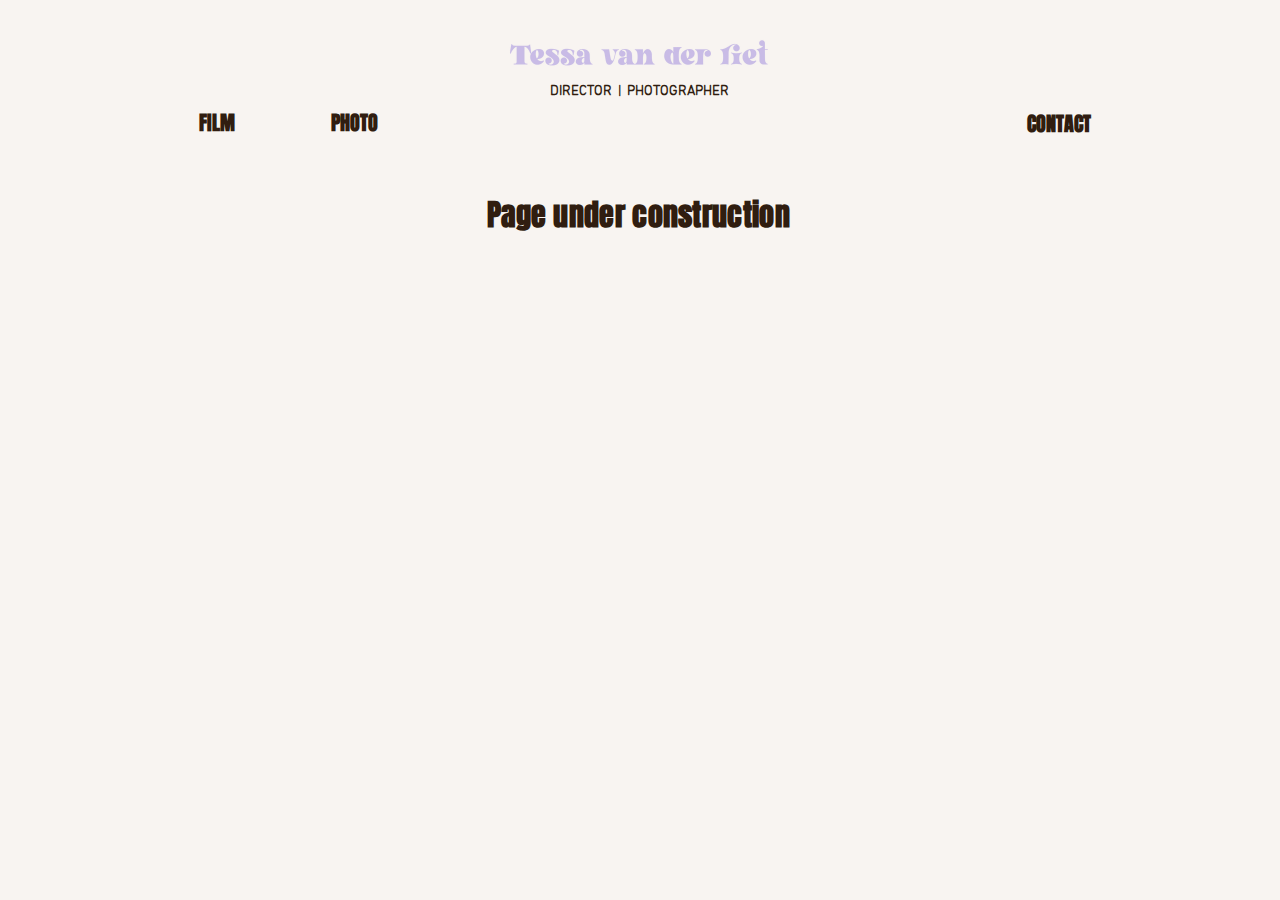
<file: conceptual.html>
<!DOCTYPE html>
<html lang="nl">
<head>
  
  <meta charset='utf-8'>
  <meta name="viewport" content="width=device-width, initial-scale=1" id="spixDesktopViewport" />
  <meta http-equiv="X-UA-Compatible" content="IE=edge">
  <meta name="generator" content="spix.com Website Builder"/>

    

  <!-- Initial CSS -->
  <style>
    a,
    abbr,
    acronym,
    address,
    applet,
    b,
    big,
    blockquote,
    body,
    button,
    caption,
    center,
    cite,
    code,
    dd,
    del,
    dfn,
    div,
    dl,
    dt,
    em,
    fieldset,
    font,
    footer,
    form,
    h1,
    h2,
    h3,
    h4,
    h5,
    h6,
    header,
    html,
    i,
    iframe,
    img,
    ins,
    kbd,
    label,
    legend,
    li,
    nav,
    object,
    ol,
    p,
    pre,
    q,
    s,
    samp,
    section,
    small,
    span,
    strike,
    strong,
    sub,
    sup,
    table,
    tbody,
    td,
    tfoot,
    th,
    thead,
    title,
    tr,
    tt,
    u,
    ul,
    var {
      background: transparent;
      border: 0;
      margin: 0;
      outline: 0;
      padding: 0;
      vertical-align: baseline
    }
  
    body {
      font-family: Arial, Helvetica, sans-serif;
      font-size: 10px
    }
  
    input,
    select,
    textarea {
      box-sizing: border-box;
      font-family: Helvetica, Arial, sans-serif
    }
  
    ol,
    ul {
      list-style: none
    }
  
    blockquote,
    q {
      quotes: none
    }
  
    ins {
      text-decoration: none
    }
  
    del {
      text-decoration: line-through
    }
  
    table {
      border-collapse: collapse;
      border-spacing: 0
    }
  
    a {
      cursor: pointer;
      text-decoration: none
    }
  
    body,
    html {
      height: 100%
    }
  
    body {
      overflow-x: auto;
      overflow-y: scroll
    }
  
    .testStyles {
      overflow-y: hidden
    }
  
    .reset-button {
      -webkit-appearance: none;
      background: none;
      border: 0;
      color: inherit;
      font: inherit;
      line-height: normal;
      outline: 0;
      overflow: visible;
      padding: 0;
      -webkit-user-select: none;
      -moz-user-select: none;
      -ms-user-select: none
    }
  
    :focus {
      outline: none
    }
  
    body.device-mobile-optimized {
      overflow-x: hidden;
      overflow-y: scroll
    }
  
    body.device-mobile-optimized:not(.responsive) #SITE_CONTAINER {
      margin-left: auto;
      margin-right: auto;
      overflow-x: visible;
      position: relative;
      width: 320px
    }
  
    body.device-mobile-optimized:not(.responsive):not(.blockSiteScrolling) #SITE_CONTAINER {
      margin-top: 0
    }
  
    body.device-mobile-optimized>* {
      max-width: 100% !important
    }
  
    body.device-mobile-optimized #site-root {
      overflow-x: hidden;
      overflow-y: hidden
    }
  
    @supports(overflow:clip) {
      body.device-mobile-optimized.dont-overflow-hidden-site-root #site-root {
        overflow-x: clip;
        overflow-y: clip
      }
    }
  
    body.device-mobile-non-optimized #SITE_CONTAINER #site-root {
      overflow-x: hidden;
      overflow-y: auto
    }
  
    body.device-mobile-non-optimized.fullScreenMode {
      background-color: #5f6360
    }
  
    body.device-mobile-non-optimized.fullScreenMode #MOBILE_ACTIONS_MENU,
    body.device-mobile-non-optimized.fullScreenMode #SITE_BACKGROUND,
    body.device-mobile-non-optimized.fullScreenMode #site-root,
    body.fullScreenMode #spix_ADS {
      visibility: hidden
    }
  
    body.fullScreenMode {
      overflow-x: hidden !important;
      overflow-y: hidden !important
    }
  
    body.fullScreenMode.device-mobile-optimized #TINY_MENU {
      opacity: 0;
      pointer-events: none
    }
  
    body.fullScreenMode-scrollable.device-mobile-optimized {
      overflow-x: hidden !important;
      overflow-y: auto !important
    }
  
    body.fullScreenMode-scrollable.device-mobile-optimized #masterPage,
    body.fullScreenMode-scrollable.device-mobile-optimized #site-root {
      overflow-x: hidden !important;
      overflow-y: hidden !important
    }
  
    body.fullScreenMode-scrollable.device-mobile-optimized #SITE_BACKGROUND,
    body.fullScreenMode-scrollable.device-mobile-optimized #masterPage {
      height: auto !important
    }
  
    body.fullScreenMode-scrollable.device-mobile-optimized #masterPage.mesh-layout {
      height: 0 !important
    }
  
    body.blockSiteScrolling {
      overflow: hidden;
      position: fixed;
      width: 100%
    }
  
    body.blockSiteScrolling #SITE_CONTAINER {
      margin-top: calc(var(--blocked-site-scroll-margin-top)*-1)
    }
  
    body.blockSiteScrolling:not(.responsive) #spix_ADS {
      margin-top: var(--blocked-site-scroll-margin-top)
    }
  
    .fullScreenOverlay {
      bottom: 0;
      display: flex;
      justify-content: center;
      left: 0;
      overflow-y: hidden;
      position: fixed;
      right: 0;
      top: -60px;
      z-index: 1005
    }
  
    .fullScreenOverlay>.fullScreenOverlayContent {
      bottom: 0;
      left: 0;
      margin: 0 auto;
      overflow: hidden;
      position: absolute;
      right: 0;
      top: 60px;
      transform: translateZ(0)
    }
  
    [data-mesh-id$=centeredContent],
    [data-mesh-id$=form],
    [data-mesh-id$=inlineContent] {
      pointer-events: none;
      position: relative
    }
  
    [data-mesh-id$=-gridWrapper],
    [data-mesh-id$=-rotated-wrapper] {
      pointer-events: none
    }
  
    [data-mesh-id$=-gridContainer]>*,
    [data-mesh-id$=-rotated-wrapper]>*,
    [data-mesh-id$=inlineContent]>:not([data-mesh-id$=-gridContainer]) {
      pointer-events: auto
    }
  
    .device-mobile-optimized #masterPage.mesh-layout #SOSP_CONTAINER_CUSTOM_ID {
      grid-area: 2/1/3/2;
      -ms-grid-row: 2;
      position: relative
    }
  
    #masterPage.mesh-layout {
      -ms-grid-rows: max-content max-content min-content max-content;
      -ms-grid-columns: 100%;
      align-items: start;
      display: -ms-grid;
      display: grid;
      grid-template-columns: 100%;
      grid-template-rows: max-content max-content min-content max-content;
      justify-content: stretch
    }
  
    #masterPage.mesh-layout #PAGES_CONTAINER,
    #masterPage.mesh-layout #SITE_FOOTER-placeholder,
    #masterPage.mesh-layout #SITE_FOOTER_WRAPPER,
    #masterPage.mesh-layout #SITE_HEADER-placeholder,
    #masterPage.mesh-layout #SITE_HEADER_WRAPPER,
    #masterPage.mesh-layout #SOSP_CONTAINER_CUSTOM_ID[data-state~=mobileView],
    #masterPage.mesh-layout #soapAfterPagesContainer,
    #masterPage.mesh-layout #soapBeforePagesContainer {
      -ms-grid-row-align: start;
      -ms-grid-column-align: start;
      -ms-grid-column: 1
    }
  
    #masterPage.mesh-layout #SITE_HEADER-placeholder,
    #masterPage.mesh-layout #SITE_HEADER_WRAPPER {
      grid-area: 1/1/2/2;
      -ms-grid-row: 1
    }
  
    #masterPage.mesh-layout #PAGES_CONTAINER,
    #masterPage.mesh-layout #soapAfterPagesContainer,
    #masterPage.mesh-layout #soapBeforePagesContainer {
      grid-area: 3/1/4/2;
      -ms-grid-row: 3
    }
  
    #masterPage.mesh-layout #soapAfterPagesContainer,
    #masterPage.mesh-layout #soapBeforePagesContainer {
      width: 100%
    }
  
    #masterPage.mesh-layout #PAGES_CONTAINER {
      align-self: stretch
    }
  
    #masterPage.mesh-layout main#PAGES_CONTAINER {
      display: block
    }
  
    #masterPage.mesh-layout #SITE_FOOTER-placeholder,
    #masterPage.mesh-layout #SITE_FOOTER_WRAPPER {
      grid-area: 4/1/5/2;
      -ms-grid-row: 4
    }
  
    #masterPage.mesh-layout #SITE_PAGES,
    #masterPage.mesh-layout [data-mesh-id=PAGES_CONTAINERcenteredContent],
    #masterPage.mesh-layout [data-mesh-id=PAGES_CONTAINERinlineContent] {
      height: 100%
    }
  
    #masterPage.mesh-layout.desktop>* {
      width: 100%
    }
  
    #masterPage.mesh-layout #PAGES_CONTAINER,
    #masterPage.mesh-layout #SITE_FOOTER,
    #masterPage.mesh-layout #SITE_FOOTER_WRAPPER,
    #masterPage.mesh-layout #SITE_HEADER,
    #masterPage.mesh-layout #SITE_HEADER_WRAPPER,
    #masterPage.mesh-layout #SITE_PAGES,
    #masterPage.mesh-layout #masterPageinlineContent,
    #site-root {
      position: relative
    }
  
    #site-root {
      margin: 0 auto;
      min-height: 100%;
      top: var(--spix-ads-top-height)
    }
  
    #site-root img:not([src]) {
      visibility: hidden
    }
  
    #site-root svg img:not([src]) {
      visibility: visible
    }
  
    body:not(.responsive) #site-root {
      min-width: var(--site-width);
      width: 100%
    }
  
    #SITE_CONTAINER {
      position: relative
    }
  
    .auto-generated-link {
      color: inherit
    }
  
    body:not([data-js-loaded]) [data-hide-prejs] {
      visibility: hidden
    }
  
    #SCROLL_TO_BOTTOM,
    #SCROLL_TO_TOP {
      height: 0
    }
  
    .has-click-trigger {
      cursor: pointer
    }
  
    [data-z-counter] {
      z-index: 0
    }
  
    [data-z-counter="0"] {
      z-index: auto
    }
  
    .spixSiteProperties {
      -webkit-font-smoothing: antialiased;
      -moz-osx-font-smoothing: grayscale
    }
  </style>

  
<!-- render-head end -->
<!--render body head beginning-->

<style>
  .YzqVVZ {
    overflow: visible;
    position: relative
  }

  .mwF7X1 {
    -webkit-backface-visibility: hidden;
    backface-visibility: hidden
  }

  .YGilLk {
    cursor: pointer
  }

  .HlRz5e {
    display: block;
    height: 100%;
    width: 100%
  }

  .HlRz5e img {
    max-width: var(--spix-img-max-width, 100%)
  }

  .HlRz5e[data-animate-blur] img {
    filter: blur(9px);
    transition: filter .8s ease-in
  }

  .HlRz5e[data-animate-blur] img[data-load-done] {
    filter: none
  }

  .I5zqsT {
    display: block
  }

  .I5zqsT,
  .MW5IWV {
    height: 100%;
    width: 100%
  }

  .MW5IWV {
    left: 0;
    -webkit-mask-image: var(--mask-image, none);
    mask-image: var(--mask-image, none);
    -webkit-mask-position: var(--mask-position, 0);
    mask-position: var(--mask-position, 0);
    -webkit-mask-repeat: var(--mask-repeat, no-repeat);
    mask-repeat: var(--mask-repeat, no-repeat);
    -webkit-mask-size: var(--mask-size, 100%);
    mask-size: var(--mask-size, 100%);
    overflow: hidden;
    pointer-events: var(--fill-layer-background-media-pointer-events);
    position: absolute;
    top: 0
  }

  .MW5IWV.N3eg0s {
    clip: rect(0, auto, auto, 0)
  }

  .MW5IWV .Kv1aVt {
    height: 100%;
    position: absolute;
    top: 0;
    width: 100%
  }

  .MW5IWV .dLPlxY {
    height: var(--fill-layer-image-height, 100%);
    opacity: var(--fill-layer-image-opacity)
  }

  .MW5IWV .dLPlxY img {
    height: 100%;
    width: 100%
  }

  @supports(-webkit-hyphens:none) {
    .MW5IWV.N3eg0s {
      clip: auto;
      -webkit-clip-path: inset(0)
    }
  }

  .VgO9Yg {
    height: 100%
  }

  .LWbAav {
    background-color: var(--bg-overlay-color);
    background-image: var(--bg-gradient)
  }

  .K_YxMd,
  .yK6aSC {
    opacity: var(--fill-layer-video-opacity)
  }

  .NGjcJN {
    bottom: var(--media-padding-bottom);
    height: var(--media-padding-height);
    position: absolute;
    top: var(--media-padding-top);
    width: 100%
  }

  .mNGsUM {
    transform: scale(var(--scale, 1));
    transition: var(--transform-duration, transform 0s)
  }

  .K_YxMd {
    height: 100%;
    position: relative;
    width: 100%
  }

  .bX9O_S {
    -webkit-clip-path: var(--fill-layer-clip);
    clip-path: var(--fill-layer-clip)
  }

  .Z_wCwr,
  .bX9O_S {
    position: absolute;
    top: 0
  }

  .Jxk_UL img,
  .Z_wCwr,
  .bX9O_S {
    height: 100%;
    width: 100%
  }

  .K8MSra {
    opacity: 0
  }

  .K8MSra,
  .YTb3b4 {
    position: absolute;
    top: 0
  }

  .YTb3b4 {
    height: 0;
    left: 0;
    overflow: hidden;
    width: 0
  }

  .SUz0WK {
    left: 0;
    pointer-events: var(--fill-layer-background-media-pointer-events);
    position: var(--fill-layer-background-media-position)
  }

  .FNxOn5,
  .SUz0WK,
  .m4khSP {
    height: 100%;
    top: 0;
    width: 100%
  }

  .FNxOn5 {
    position: absolute
  }

  .m4khSP {
    background-color: var(--fill-layer-background-overlay-color);
    opacity: var(--fill-layer-background-overlay-blend-opacity-fallback, 1);
    position: var(--fill-layer-background-overlay-position);
    transform: var(--fill-layer-background-overlay-transform)
  }

  @supports(mix-blend-mode:overlay) {
    .m4khSP {
      mix-blend-mode: var(--fill-layer-background-overlay-blend-mode);
      opacity: var(--fill-layer-background-overlay-blend-opacity, 1)
    }
  }

  ._C0cVf {
    bottom: 0;
    left: 0;
    position: absolute;
    right: 0;
    top: 0;
    width: 100%
  }

  .hFwGTD {
    transform: translateY(-100%);
    transition: .2s ease-in
  }

  .IQgXoP {
    transition: .2s
  }

  .Nr3Nid {
    opacity: 0;
    transition: .2s ease-in
  }

  .Nr3Nid.l4oO6c {
    z-index: -1 !important
  }

  .iQuoC4 {
    opacity: 1;
    transition: .2s
  }

  .CJF7A2 {
    height: auto
  }

  .CJF7A2,
  .U4Bvut {
    position: relative;
    width: 100%
  }

  :host(:not(.device-mobile-optimized)) .G5K6X8,
  body:not(.device-mobile-optimized) .G5K6X8 {
    margin-left: calc((100% - var(--site-width))/2);
    width: var(--site-width)
  }

  .xU8fqS[data-focuscycled=active] {
    outline: 1px solid transparent
  }

  .xU8fqS[data-focuscycled=active]:not(:focus-within) {
    outline: 2px solid transparent;
    transition: outline .01s ease
  }

  .xU8fqS ._4XcTfy {
    background-color: var(--screenwidth-corvid-background-color, rgba(var(--bg, var(--color_11)), var(--alpha-bg, 1)));
    border-bottom: var(--brwb, 0) solid var(--screenwidth-corvid-border-color, rgba(var(--brd, var(--color_15)), var(--alpha-brd, 1)));
    border-top: var(--brwt, 0) solid var(--screenwidth-corvid-border-color, rgba(var(--brd, var(--color_15)), var(--alpha-brd, 1)));
    bottom: 0;
    box-shadow: var(--shd, 0 0 5px rgba(0, 0, 0, .7));
    left: 0;
    position: absolute;
    right: 0;
    top: 0
  }

  .xU8fqS .gUbusX {
    background-color: rgba(var(--bgctr, var(--color_11)), var(--alpha-bgctr, 1));
    border-radius: var(--rd, 0);
    bottom: var(--brwb, 0);
    top: var(--brwt, 0)
  }

  .xU8fqS .G5K6X8,
  .xU8fqS .gUbusX {
    left: 0;
    position: absolute;
    right: 0
  }

  .xU8fqS .G5K6X8 {
    bottom: 0;
    top: 0
  }

  :host(.device-mobile-optimized) .xU8fqS .G5K6X8,
  body.device-mobile-optimized .xU8fqS .G5K6X8 {
    left: 10px;
    right: 10px
  }

  .SPY_vo {
    pointer-events: none
  }

  .BmZ5pC {
    height: 100%;
    min-height: calc(100vh - var(--spix-ads-height));
    min-width: var(--site-width);
    position: var(--bg-position);
    top: var(--spix-ads-height);
    width: 100%
  }

  .zKbzSQ {
    touch-action: manipulation
  }

  .kuTaGy {
    align-items: center;
    box-sizing: border-box;
    display: flex;
    justify-content: var(--label-align);
    min-width: 100%;
    text-align: initial;
    width: -moz-max-content;
    width: max-content
  }

  .kuTaGy:before {
    max-width: var(--margin-left, 0)
  }

  .kuTaGy:after,
  .kuTaGy:before {
    align-self: stretch;
    content: "";
    flex-grow: 1
  }

  .kuTaGy:after {
    max-width: var(--margin-right, 0)
  }

  .R6ex7N {
    height: 100%
  }

  .R6ex7N .kuTaGy {
    border-radius: var(--corvid-border-radius, var(--rd, 0));
    bottom: 0;
    box-shadow: var(--shd, 0 1px 4px rgba(0, 0, 0, .6));
    left: 0;
    position: absolute;
    right: 0;
    top: 0;
    transition: var(--trans1, border-color .4s ease 0s, background-color .4s ease 0s)
  }

  .R6ex7N .kuTaGy:link,
  .R6ex7N .kuTaGy:visited {
    border-color: transparent
  }

  .R6ex7N .M3I7Z2 {
    color: var(--corvid-color, rgb(var(--txt, var(--color_15))));
    font: var(--fnt, var(--font_5));
    margin: 0;
    position: relative;
    transition: var(--trans2, color .4s ease 0s);
    white-space: nowrap
  }

  .R6ex7N[aria-disabled=false] .kuTaGy {
    background-color: var(--corvid-background-color, rgba(var(--bg, var(--color_17)), var(--alpha-bg, 1)));
    border: solid var(--corvid-border-color, rgba(var(--brd, var(--color_15)), var(--alpha-brd, 1))) var(--corvid-border-width, var(--brw, 0));
    cursor: pointer !important
  }

  :host(.device-mobile-optimized) .R6ex7N[aria-disabled=false]:active .kuTaGy,
  body.device-mobile-optimized .R6ex7N[aria-disabled=false]:active .kuTaGy {
    background-color: rgba(var(--bgh, var(--color_18)), var(--alpha-bgh, 1));
    border-color: rgba(var(--brdh, var(--color_15)), var(--alpha-brdh, 1))
  }

  :host(.device-mobile-optimized) .R6ex7N[aria-disabled=false]:active .M3I7Z2,
  body.device-mobile-optimized .R6ex7N[aria-disabled=false]:active .M3I7Z2 {
    color: rgb(var(--txth, var(--color_15)))
  }

  :host(:not(.device-mobile-optimized)) .R6ex7N[aria-disabled=false]:hover .kuTaGy,
  body:not(.device-mobile-optimized) .R6ex7N[aria-disabled=false]:hover .kuTaGy {
    background-color: rgba(var(--bgh, var(--color_18)), var(--alpha-bgh, 1));
    border-color: rgba(var(--brdh, var(--color_15)), var(--alpha-brdh, 1))
  }

  :host(:not(.device-mobile-optimized)) .R6ex7N[aria-disabled=false]:hover .M3I7Z2,
  body:not(.device-mobile-optimized) .R6ex7N[aria-disabled=false]:hover .M3I7Z2 {
    color: rgb(var(--txth, var(--color_15)))
  }

  .R6ex7N[aria-disabled=true] .kuTaGy {
    background-color: rgba(var(--bgd, 204, 204, 204), var(--alpha-bgd, 1));
    border-color: rgba(var(--brdd, 204, 204, 204), var(--alpha-brdd, 1));
    border-style: solid;
    border-width: var(--corvid-border-width, var(--brw, 0))
  }

  .R6ex7N[aria-disabled=true] .M3I7Z2 {
    color: rgb(var(--txtd, 255, 255, 255))
  }

  .U2uNPe {
    align-items: center;
    box-sizing: border-box;
    display: flex;
    justify-content: var(--label-align);
    min-width: 100%;
    text-align: initial;
    width: -moz-max-content;
    width: max-content
  }

  .U2uNPe:before {
    max-width: var(--margin-left, 0)
  }

  .U2uNPe:after,
  .U2uNPe:before {
    align-self: stretch;
    content: "";
    flex-grow: 1
  }

  .U2uNPe:after {
    max-width: var(--margin-right, 0)
  }

  .S3GIZZ[aria-disabled=false] .U2uNPe {
    cursor: pointer
  }

  :host(.device-mobile-optimized) .S3GIZZ[aria-disabled=false]:active .CQ3ICl,
  body.device-mobile-optimized .S3GIZZ[aria-disabled=false]:active .CQ3ICl {
    color: rgb(var(--txth, var(--color_15)));
    transition: var(--trans, color .4s ease 0s)
  }

  :host(:not(.device-mobile-optimized)) .S3GIZZ[aria-disabled=false]:hover .CQ3ICl,
  body:not(.device-mobile-optimized) .S3GIZZ[aria-disabled=false]:hover .CQ3ICl {
    color: rgb(var(--txth, var(--color_15)));
    transition: var(--trans, color .4s ease 0s)
  }

  .S3GIZZ .U2uNPe {
    bottom: 0;
    left: 0;
    position: absolute;
    right: 0;
    top: 0
  }

  .S3GIZZ .CQ3ICl {
    color: var(--corvid-color, rgb(var(--txt, var(--color_15))));
    font: var(--fnt, var(--font_5));
    transition: var(--trans, color .4s ease 0s);
    white-space: nowrap
  }

  .S3GIZZ[aria-disabled=true] .CQ3ICl {
    color: rgb(var(--txtd, 255, 255, 255))
  }

  :host(:not(.device-mobile-optimized)) .Lw0u6i,
  body:not(.device-mobile-optimized) .Lw0u6i {
    --display: flex;
    display: var(--display)
  }

  :host(:not(.device-mobile-optimized)) .So7Ias,
  body:not(.device-mobile-optimized) .So7Ias {
    display: flex;
    margin: 0 auto;
    position: relative;
    width: calc(100% - var(--padding)*2)
  }

  :host(:not(.device-mobile-optimized)) .So7Ias>*,
  body:not(.device-mobile-optimized) .So7Ias>* {
    flex: var(--column-flex) 1 0%;
    left: 0;
    margin-bottom: var(--padding);
    margin-left: var(--margin);
    margin-top: var(--padding);
    min-width: 0;
    position: relative;
    top: 0
  }

  :host(:not(.device-mobile-optimized)) .So7Ias>:first-child,
  body:not(.device-mobile-optimized) .So7Ias>:first-child {
    margin-left: 0
  }

  :host(.device-mobile-optimized) .So7Ias,
  body.device-mobile-optimized .So7Ias {
    display: block;
    padding: var(--padding) 0;
    position: relative
  }

  :host(.device-mobile-optimized) .So7Ias>*,
  body.device-mobile-optimized .So7Ias>* {
    margin-bottom: var(--margin);
    position: relative
  }

  :host(.device-mobile-optimized) .So7Ias>:first-child,
  body.device-mobile-optimized .So7Ias>:first-child {
    margin-top: var(--firstChildMarginTop, 0)
  }

  :host(.device-mobile-optimized) .So7Ias>:last-child,
  body.device-mobile-optimized .So7Ias>:last-child {
    margin-bottom: var(--lastChildMarginBottom, var(--margin))
  }

  .qby0Dy {
    -webkit-backface-visibility: hidden;
    backface-visibility: hidden
  }

  .dkukWC {
    --divider-pin-height__: min(1, calc(var(--divider-layers-pin-factor__) + 1));
    --divider-pin-layer-height__: var(--divider-layers-pin-factor__);
    --divider-pin-border__: min(1, calc(var(--divider-layers-pin-factor__) / -1 + 1));
    height: calc(var(--divider-height__) + var(--divider-pin-height__)*var(--divider-layers-size__)*var(--divider-layers-y__))
  }

  .dkukWC,
  .dkukWC .FRCqDF {
    left: 0;
    position: absolute;
    width: 100%
  }

  .dkukWC .FRCqDF {
    --divider-layer-i__: var(--divider-layer-i, 0);
    background-position: left calc(50% + var(--divider-offset-x__) + var(--divider-layers-x__)*var(--divider-layer-i__)) bottom;
    background-repeat: repeat-x;
    border-bottom-style: solid;
    border-bottom-width: calc(var(--divider-pin-border__)*var(--divider-layer-i__)*var(--divider-layers-y__));
    height: calc(var(--divider-height__) + var(--divider-pin-layer-height__)*var(--divider-layer-i__)*var(--divider-layers-y__));
    opacity: calc(1 - var(--divider-layer-i__)/(var(--divider-layer-i__) + 1))
  }

  .xnZvZH {
    --divider-height__: var(--divider-top-height, auto);
    --divider-offset-x__: var(--divider-top-offset-x, 0px);
    --divider-layers-size__: var(--divider-top-layers-size, 0);
    --divider-layers-y__: var(--divider-top-layers-y, 0px);
    --divider-layers-x__: var(--divider-top-layers-x, 0px);
    --divider-layers-pin-factor__: var(--divider-top-layers-pin-factor, 0);
    border-top: var(--divider-top-padding, 0) solid var(--divider-top-color, currentColor);
    opacity: var(--divider-top-opacity, 1);
    top: 0;
    transform: var(--divider-top-flip, scaleY(-1))
  }

  .xnZvZH .FRCqDF {
    background-image: var(--divider-top-image, none);
    background-size: var(--divider-top-size, contain);
    border-color: var(--divider-top-color, currentColor);
    bottom: 0;
    filter: var(--divider-top-filter, none)
  }

  .MBOSCN {
    --divider-height__: var(--divider-bottom-height, auto);
    --divider-offset-x__: var(--divider-bottom-offset-x, 0px);
    --divider-layers-size__: var(--divider-bottom-layers-size, 0);
    --divider-layers-y__: var(--divider-bottom-layers-y, 0px);
    --divider-layers-x__: var(--divider-bottom-layers-x, 0px);
    --divider-layers-pin-factor__: var(--divider-bottom-layers-pin-factor, 0);
    border-bottom: var(--divider-bottom-padding, 0) solid var(--divider-bottom-color, currentColor);
    bottom: 0;
    opacity: var(--divider-bottom-opacity, 1);
    transform: var(--divider-bottom-flip, none)
  }

  .MBOSCN .FRCqDF {
    background-image: var(--divider-bottom-image, none);
    background-size: var(--divider-bottom-size, contain);
    border-color: var(--divider-bottom-color, currentColor);
    bottom: 0;
    filter: var(--divider-bottom-filter, none)
  }

  .nTOEE9 {
    height: 100%;
    overflow: hidden;
    width: 100%
  }

  .nTOEE9.sqUyGm:hover {
    cursor: url([data-uri]), auto
  }

  .nTOEE9.C_JY0G:hover {
    cursor: url([data-uri]), auto
  }

  .rYiAuL {
    cursor: pointer
  }

  .gSXewE {
    height: 0;
    left: 0;
    overflow: hidden;
    position: absolute;
    top: 0;
    width: 0
  }

  .j7pOnl {
    box-sizing: border-box;
    height: 100%;
    width: 100%
  }

  .BI8PVQ {
    min-height: var(--image-min-height);
    min-width: var(--image-min-width)
  }

  .BI8PVQ img {
    filter: var(--filter-effect-svg-url);
    -webkit-mask-image: var(--mask-image, none);
    mask-image: var(--mask-image, none);
    -webkit-mask-position: var(--mask-position, 0);
    mask-position: var(--mask-position, 0);
    -webkit-mask-repeat: var(--mask-repeat, no-repeat);
    mask-repeat: var(--mask-repeat, no-repeat);
    -webkit-mask-size: var(--mask-size, 100% 100%);
    mask-size: var(--mask-size, 100% 100%);
    -o-object-position: var(--object-position);
    object-position: var(--object-position)
  }

  .MazNVa {
    left: var(--left, auto);
    position: var(--position-fixed, static);
    top: var(--top, auto);
    z-index: var(--z-index, auto)
  }

  .MazNVa .BI8PVQ img {
    box-shadow: 0 0 0 #000;
    position: static;
    -webkit-user-select: none;
    -moz-user-select: none;
    -ms-user-select: none;
    user-select: none
  }

  .MazNVa .j7pOnl {
    display: block;
    overflow: hidden
  }

  .MazNVa .BI8PVQ {
    overflow: hidden
  }

  .c7cMWz {
    bottom: 0;
    left: 0;
    position: absolute;
    right: 0;
    top: 0
  }

  .FVGvCX {
    height: auto;
    position: relative;
    width: 100%
  }

  body:not(.responsive) .zK7MhX {
    align-self: start;
    grid-area: 1/1/1/1;
    height: 100%;
    justify-self: stretch;
    left: 0;
    position: relative
  }

  :host(:not(.device-mobile-optimized)) .c7cMWz,
  body:not(.device-mobile-optimized) .c7cMWz {
    margin-left: calc((100% - var(--site-width))/2);
    width: var(--site-width)
  }

  .fEm0Bo .c7cMWz {
    background-color: rgba(var(--bg, var(--color_11)), var(--alpha-bg, 1));
    overflow: hidden
  }

  :host(.device-mobile-optimized) .c7cMWz,
  body.device-mobile-optimized .c7cMWz {
    left: 10px;
    right: 10px
  }

  .PFkO7r {
    bottom: 0;
    left: 0;
    position: absolute;
    right: 0;
    top: 0
  }

  .HT5ybB {
    height: auto;
    position: relative;
    width: 100%
  }

  body:not(.responsive) .dBAkHi {
    align-self: start;
    grid-area: 1/1/1/1;
    height: 100%;
    justify-self: stretch;
    left: 0;
    position: relative
  }

  :host(:not(.device-mobile-optimized)) .PFkO7r,
  body:not(.device-mobile-optimized) .PFkO7r {
    margin-left: calc((100% - var(--site-width))/2);
    width: var(--site-width)
  }

  :host(.device-mobile-optimized) .PFkO7r,
  body.device-mobile-optimized .PFkO7r {
    left: 10px;
    right: 10px
  }
</style>
<style>
  .StylableButton2545352419__root {
    -archetype: box;
    border: none;
    box-sizing: border-box;
    cursor: pointer;
    display: block;
    height: 100%;
    min-height: 10px;
    min-width: 10px;
    padding: 0;
    touch-action: manipulation;
    width: 100%
  }

  .StylableButton2545352419__root[disabled] {
    pointer-events: none
  }

  .StylableButton2545352419__root.StylableButton2545352419--hasBackgroundColor {
    background-color: var(--corvid-background-color) !important
  }

  .StylableButton2545352419__root.StylableButton2545352419--hasBorderColor {
    border-color: var(--corvid-border-color) !important
  }

  .StylableButton2545352419__root.StylableButton2545352419--hasBorderRadius {
    border-radius: var(--corvid-border-radius) !important
  }

  .StylableButton2545352419__root.StylableButton2545352419--hasBorderWidth {
    border-width: var(--corvid-border-width) !important
  }

  .StylableButton2545352419__root.StylableButton2545352419--hasColor,
  .StylableButton2545352419__root.StylableButton2545352419--hasColor .StylableButton2545352419__label {
    color: var(--corvid-color) !important
  }

  .StylableButton2545352419__link {
    -archetype: box;
    box-sizing: border-box;
    color: #000;
    text-decoration: none
  }

  .StylableButton2545352419__container {
    align-items: center;
    display: flex;
    flex-basis: auto;
    flex-direction: row;
    flex-grow: 1;
    height: 100%;
    justify-content: center;
    overflow: hidden;
    transition: all .2s ease, visibility 0s;
    width: 100%
  }

  .StylableButton2545352419__label {
    -archetype: text;
    -controller-part-type: LayoutChildDisplayDropdown, LayoutFlexChildSpacing(first);
    max-width: 100%;
    min-width: 1.8em;
    overflow: hidden;
    text-align: center;
    text-overflow: ellipsis;
    transition: inherit;
    white-space: nowrap
  }

  .StylableButton2545352419__root.StylableButton2545352419--isMaxContent .StylableButton2545352419__label {
    text-overflow: unset
  }

  .StylableButton2545352419__root.StylableButton2545352419--isWrapText .StylableButton2545352419__label {
    min-width: 10px;
    overflow-wrap: break-word;
    white-space: break-spaces;
    word-break: break-word
  }

  .StylableButton2545352419__icon {
    -archetype: icon;
    -controller-part-type: LayoutChildDisplayDropdown, LayoutFlexChildSpacing(last);
    flex-shrink: 0;
    height: 50px;
    min-width: 1px;
    transition: inherit
  }

  .StylableButton2545352419__icon.StylableButton2545352419--override {
    display: block !important
  }

  .StylableButton2545352419__icon svg,
  .StylableButton2545352419__icon>div {
    display: flex;
    height: inherit;
    width: inherit
  }

  .Vd6aQZ {
    overflow: hidden;
    padding: 0;
    pointer-events: none;
    white-space: nowrap
  }

  .mHZSwn {
    display: none
  }

  .nDEeB0 {
    cursor: pointer
  }

  .lvxhkV {
    bottom: 0;
    left: 0;
    position: absolute;
    right: 0;
    top: 0;
    width: 100%
  }

  .QJjwEo {
    transform: translateY(-100%);
    transition: .2s ease-in
  }

  .kdBXfh {
    transition: .2s
  }

  .MP52zt {
    opacity: 0;
    transition: .2s ease-in
  }

  .MP52zt.Bhu9m5 {
    z-index: -1 !important
  }

  .LVP8Wf {
    opacity: 1;
    transition: .2s
  }

  .VrZrC0 {
    height: auto
  }

  .VrZrC0,
  .cKxVkc {
    position: relative;
    width: 100%
  }

  :host(:not(.device-mobile-optimized)) .vlM3HR,
  body:not(.device-mobile-optimized) .vlM3HR {
    margin-left: calc((100% - var(--site-width))/2);
    width: var(--site-width)
  }

  .AT7o0U[data-focuscycled=active] {
    outline: 1px solid transparent
  }

  .AT7o0U[data-focuscycled=active]:not(:focus-within) {
    outline: 2px solid transparent;
    transition: outline .01s ease
  }

  .AT7o0U .vlM3HR {
    bottom: 0;
    left: 0;
    position: absolute;
    right: 0;
    top: 0
  }

  .HlRz5e {
    display: block;
    height: 100%;
    width: 100%
  }

  .HlRz5e img {
    max-width: var(--spix-img-max-width, 100%)
  }

  .HlRz5e[data-animate-blur] img {
    filter: blur(9px);
    transition: filter .8s ease-in
  }

  .HlRz5e[data-animate-blur] img[data-load-done] {
    filter: none
  }

  .I5zqsT {
    display: block;
    height: 100%;
    width: 100%
  }

  .WzbAF8 .mpGTIt .O6KwRn {
    display: var(--item-display);
    height: var(--item-size);
    margin: var(--item-margin);
    width: var(--item-size)
  }

  .WzbAF8 .mpGTIt .O6KwRn:last-child {
    margin: 0
  }

  .WzbAF8 .mpGTIt .O6KwRn .oRtuWN {
    display: block
  }

  .WzbAF8 .mpGTIt .O6KwRn .oRtuWN .YaS0jR {
    height: var(--item-size);
    width: var(--item-size)
  }

  .WzbAF8 .mpGTIt {
    height: 100%;
    position: absolute;
    white-space: nowrap;
    width: 100%
  }

  :host(.device-mobile-optimized) .WzbAF8 .mpGTIt,
  body.device-mobile-optimized .WzbAF8 .mpGTIt {
    white-space: normal
  }

  .sNF2R0 {
    opacity: 0
  }

  .hLoBV3 {
    transition: opacity var(--transition-duration) cubic-bezier(.37, 0, .63, 1)
  }

  .Rdf41z,
  .hLoBV3 {
    opacity: 1
  }

  .ftlZWo {
    transition: opacity var(--transition-duration) cubic-bezier(.37, 0, .63, 1)
  }

  .ATGlOr,
  .ftlZWo {
    opacity: 0
  }

  .KQSXD0 {
    transition: opacity var(--transition-duration) cubic-bezier(.64, 0, .78, 0)
  }

  .KQSXD0,
  .pagQKE {
    opacity: 1
  }

  ._6zG5H {
    opacity: 0;
    transition: opacity var(--transition-duration) cubic-bezier(.22, 1, .36, 1)
  }

  .BB49uC {
    transform: translateX(100%)
  }

  .j9xE1V {
    transition: transform var(--transition-duration) cubic-bezier(.87, 0, .13, 1)
  }

  .ICs7Rs,
  .j9xE1V {
    transform: translateX(0)
  }

  .DxijZJ {
    transition: transform var(--transition-duration) cubic-bezier(.87, 0, .13, 1)
  }

  .B5kjYq,
  .DxijZJ {
    transform: translateX(-100%)
  }

  .cJijIV {
    transition: transform var(--transition-duration) cubic-bezier(.87, 0, .13, 1)
  }

  .cJijIV,
  .hOxaWM {
    transform: translateX(0)
  }

  .T9p3fN {
    transform: translateX(100%);
    transition: transform var(--transition-duration) cubic-bezier(.87, 0, .13, 1)
  }

  .qDxYJm {
    transform: translateY(100%)
  }

  .aA9V0P {
    transition: transform var(--transition-duration) cubic-bezier(.87, 0, .13, 1)
  }

  .YPXPAS,
  .aA9V0P {
    transform: translateY(0)
  }

  .Xf2zsA {
    transition: transform var(--transition-duration) cubic-bezier(.87, 0, .13, 1)
  }

  .Xf2zsA,
  .y7Kt7s {
    transform: translateY(-100%)
  }

  .EeUgMu {
    transition: transform var(--transition-duration) cubic-bezier(.87, 0, .13, 1)
  }

  .EeUgMu,
  .fdHrtm {
    transform: translateY(0)
  }

  .WIFaG4 {
    transform: translateY(100%);
    transition: transform var(--transition-duration) cubic-bezier(.87, 0, .13, 1)
  }

  body:not(.responsive) .JshATs {
    overflow-x: clip
  }

  .fcNEqv {
    display: grid;
    grid-template-columns: 1fr;
    grid-template-rows: 1fr;
    height: 100%
  }

  .fcNEqv>div {
    align-self: stretch !important;
    justify-self: stretch !important
  }

  .u9k3ts {
    bottom: 0;
    left: 0;
    position: absolute;
    right: 0;
    top: 0
  }

  .WQ4fSJ {
    cursor: pointer
  }

  .aizuI7 {
    -webkit-tap-highlight-color: rgba(0, 0, 0, 0);
    fill: var(--fill);
    fill-opacity: var(--fill-opacity);
    stroke: var(--stroke);
    stroke-opacity: var(--stroke-opacity);
    stroke-width: var(--stroke-width);
    filter: var(--drop-shadow, none);
    opacity: var(--opacity);
    transform: var(--flip)
  }

  .aizuI7,
  .aizuI7 svg {
    bottom: 0;
    left: 0;
    position: absolute;
    right: 0;
    top: 0
  }

  .aizuI7 svg {
    height: var(--svg-calculated-height, 100%);
    margin: auto;
    padding: var(--svg-calculated-padding, 0);
    width: var(--svg-calculated-width, 100%)
  }

  .TcoJIb * {
    vector-effect: non-scaling-stroke
  }

  .R8rhQA svg,
  .elfY4_ svg {
    overflow: visible !important
  }

  @supports(-webkit-hyphens:none) {
    .aizuI7.elfY4_ {
      will-change: filter
    }
  }

  ol.font_100,
  ul.font_100 {
    color: #080808;
    font-family: "Arial, Helvetica, sans-serif", serif;
    font-size: 10px;
    font-style: normal;
    font-variant: normal;
    font-weight: 400;
    letter-spacing: normal;
    line-height: normal;
    margin: 0;
    text-decoration: none
  }

  ol.font_100 li,
  ul.font_100 li {
    margin-bottom: 12px
  }

  ol.spix-list-text-align,
  ul.spix-list-text-align {
    list-style-position: inside
  }

  ol.spix-list-text-align h1,
  ol.spix-list-text-align h2,
  ol.spix-list-text-align h3,
  ol.spix-list-text-align h4,
  ol.spix-list-text-align h5,
  ol.spix-list-text-align h6,
  ol.spix-list-text-align p,
  ul.spix-list-text-align h1,
  ul.spix-list-text-align h2,
  ul.spix-list-text-align h3,
  ul.spix-list-text-align h4,
  ul.spix-list-text-align h5,
  ul.spix-list-text-align h6,
  ul.spix-list-text-align p {
    display: inline
  }

  .dZ1L9N {
    cursor: pointer
  }

  .m0paWe {
    clip: rect(0 0 0 0);
    border: 0;
    height: 1px;
    margin: -1px;
    overflow: hidden;
    padding: 0;
    position: absolute;
    width: 1px
  }

  .tz5f0K [data-attr-richtext-marker=true] table {
    border-collapse: collapse;
    margin: 15px 0;
    width: 100%
  }

  .tz5f0K [data-attr-richtext-marker=true] table td {
    padding: 12px;
    position: relative
  }

  .tz5f0K [data-attr-richtext-marker=true] table td:after {
    border-bottom: 1px solid currentColor;
    border-left: 1px solid currentColor;
    bottom: 0;
    content: "";
    left: 0;
    opacity: .2;
    position: absolute;
    right: 0;
    top: 0
  }

  .tz5f0K [data-attr-richtext-marker=true] table tr td:last-child:after {
    border-right: 1px solid currentColor
  }

  .tz5f0K [data-attr-richtext-marker=true] table tr:first-child td:after {
    border-top: 1px solid currentColor
  }

  .Mpd2QF {
    min-height: var(--min-height);
    min-width: var(--min-width)
  }

  .Mpd2QF .RpJUy_ {
    word-wrap: break-word;
    height: 100%;
    overflow-wrap: break-word;
    position: relative;
    width: 100%
  }

  .Mpd2QF .RpJUy_ ul {
    list-style: disc inside
  }

  .Mpd2QF .RpJUy_ li {
    margin-bottom: 12px
  }

  .BaOVQ8 blockquote,
  .BaOVQ8 h1,
  .BaOVQ8 h2,
  .BaOVQ8 h3,
  .BaOVQ8 h4,
  .BaOVQ8 h5,
  .BaOVQ8 h6,
  .BaOVQ8 p {
    letter-spacing: normal;
    line-height: normal
  }

  .KriRUO {
    min-height: var(--min-height);
    min-width: var(--min-width)
  }

  .KriRUO .RpJUy_ {
    word-wrap: break-word;
    height: 100%;
    overflow-wrap: break-word;
    position: relative;
    width: 100%
  }

  .KriRUO .RpJUy_ ol,
  .KriRUO .RpJUy_ ul {
    letter-spacing: normal;
    line-height: normal;
    margin-left: .5em;
    padding-left: 1.3em
  }

  .KriRUO .RpJUy_ ol[dir=rtl],
  .KriRUO .RpJUy_ ul[dir=rtl] {
    margin-right: .5em;
    padding-right: 1.3em
  }

  .KriRUO .RpJUy_ ul {
    list-style-type: disc
  }

  .KriRUO .RpJUy_ ol {
    list-style-type: decimal
  }

  .KriRUO .RpJUy_ ol[dir=rtl],
  .KriRUO .RpJUy_ ul[dir=rtl] {
    margin-right: .5em;
    padding-right: 1.3em
  }

  .KriRUO .RpJUy_ ol ul,
  .KriRUO .RpJUy_ ul ul {
    line-height: normal;
    list-style-type: circle
  }

  .KriRUO .RpJUy_ ol ol ul,
  .KriRUO .RpJUy_ ol ul ul,
  .KriRUO .RpJUy_ ul ol ul,
  .KriRUO .RpJUy_ ul ul ul {
    line-height: normal;
    list-style-type: square
  }

  .KriRUO .RpJUy_ li {
    font-style: inherit;
    font-weight: inherit;
    letter-spacing: normal;
    line-height: inherit
  }

  .KriRUO .RpJUy_ h1,
  .KriRUO .RpJUy_ h2,
  .KriRUO .RpJUy_ h3,
  .KriRUO .RpJUy_ h4,
  .KriRUO .RpJUy_ h5,
  .KriRUO .RpJUy_ h6,
  .KriRUO .RpJUy_ p {
    letter-spacing: normal;
    line-height: normal;
    margin: 0
  }

  .KriRUO .RpJUy_ a {
    color: inherit
  }

  .BaOVQ8,
  .KcpHeO {
    word-wrap: break-word;
    min-height: var(--min-height);
    min-width: var(--min-width);
    overflow-wrap: break-word;
    pointer-events: none;
    text-align: start
  }

  .BaOVQ8>*,
  .KcpHeO>* {
    pointer-events: auto
  }

  .BaOVQ8 li,
  .KcpHeO li {
    font-style: inherit;
    font-weight: inherit;
    letter-spacing: normal;
    line-height: inherit
  }

  .BaOVQ8 ol,
  .BaOVQ8 ul,
  .KcpHeO ol,
  .KcpHeO ul {
    letter-spacing: normal;
    line-height: normal;
    margin-left: .5em;
    margin-right: 0;
    padding-left: 1.3em;
    padding-right: 0
  }

  .BaOVQ8 ul,
  .KcpHeO ul {
    list-style-type: disc
  }

  .BaOVQ8 ol,
  .KcpHeO ol {
    list-style-type: decimal
  }

  .BaOVQ8 ol ul,
  .BaOVQ8 ul ul,
  .KcpHeO ol ul,
  .KcpHeO ul ul {
    list-style-type: circle
  }

  .BaOVQ8 ol ol ul,
  .BaOVQ8 ol ul ul,
  .BaOVQ8 ul ol ul,
  .BaOVQ8 ul ul ul,
  .KcpHeO ol ol ul,
  .KcpHeO ol ul ul,
  .KcpHeO ul ol ul,
  .KcpHeO ul ul ul {
    list-style-type: square
  }

  .BaOVQ8 ol[dir=rtl],
  .BaOVQ8 ol[dir=rtl] ol,
  .BaOVQ8 ol[dir=rtl] ul,
  .BaOVQ8 ul[dir=rtl],
  .BaOVQ8 ul[dir=rtl] ol,
  .BaOVQ8 ul[dir=rtl] ul,
  .KcpHeO ol[dir=rtl],
  .KcpHeO ol[dir=rtl] ol,
  .KcpHeO ol[dir=rtl] ul,
  .KcpHeO ul[dir=rtl],
  .KcpHeO ul[dir=rtl] ol,
  .KcpHeO ul[dir=rtl] ul {
    margin-left: 0;
    margin-right: .5em;
    padding-left: 0;
    padding-right: 1.3em
  }

  .BaOVQ8 blockquote,
  .BaOVQ8 h1,
  .BaOVQ8 h2,
  .BaOVQ8 h3,
  .BaOVQ8 h4,
  .BaOVQ8 h5,
  .BaOVQ8 h6,
  .BaOVQ8 p,
  .KcpHeO blockquote,
  .KcpHeO h1,
  .KcpHeO h2,
  .KcpHeO h3,
  .KcpHeO h4,
  .KcpHeO h5,
  .KcpHeO h6,
  .KcpHeO p {
    margin: 0
  }

  .BaOVQ8 a,
  .KcpHeO a {
    color: inherit
  }

  .big2ZD {
    display: grid;
    grid-template-columns: 1fr;
    grid-template-rows: 1fr;
    height: calc(100% - var(--spix-ads-height));
    left: 0;
    margin-top: var(--spix-ads-height);
    position: fixed;
    top: 0;
    width: 100%
  }

  .SHHiV9,
  .big2ZD {
    pointer-events: none;
    z-index: var(--pinned-layer-in-container, var(--above-all-in-container))
  }
</style>
<style>
  .LHrbPP {
    background: #fff;
    border-radius: 24px;
    color: #116dff;
    cursor: pointer;
    font-family: Helvetica, Arial, メイリオ, meiryo, ヒラギノ角ゴ pro w3, hiragino kaku gothic pro, sans-serif;
    font-size: 14px;
    height: 0;
    left: 50%;
    margin-left: -94px;
    opacity: 0;
    padding: 0 24px 0 24px;
    pointer-events: none;
    position: absolute;
    top: 60px;
    width: 0;
    z-index: 9999
  }

  .LHrbPP:focus {
    border: 2px solid;
    height: 40px;
    opacity: 1;
    pointer-events: auto;
    width: auto
  }
</style>
<style>
  .TWFxr5 {
    height: auto !important
  }
</style>


<title>CONCEPTUAL | tessavanderriet</title>
  <link rel="canonical" href="conceptual"/>
  <link rel="icon" type="image/x-icon" href="images/favicon.ico">
  <link rel="shortcut icon" type="image/x-icon" href="images/favicon.ico">
  <meta property="og:title" content="CONCEPTUAL | tessavanderriet"/>
  <meta property="og:url" content="https://www.tessavanderriet.com/conceptual"/>
  <meta property="og:site_name" content="tessavanderriet"/>
  <meta property="og:type" content="website"/>
  <meta name="twitter:card" content="summary_large_image"/>
  <meta name="twitter:title" content="CONCEPTUAL | tessavanderriet"/>

<!--render body head end-->

<pages-css id="pages-css">
  <style id="css_masterPage">
    #masterPage:not(.landingPage) #PAGES_CONTAINER {
      margin-top: 0px;
      margin-bottom: 0px;
    }

    #masterPage.landingPage #SITE_FOOTER {
      display: none;
    }

    #masterPage.landingPage #SITE_HEADER {
      display: none;
    }

    #masterPage.landingPage #SITE_HEADER-placeholder {
      display: none;
    }

    #masterPage.landingPage #SITE_FOOTER-placeholder {
      display: none;
    }

    #SITE_FOOTER {
      --pinned-layer-in-container: 50;
      --above-all-in-container: 49;
    }

    #PAGES_CONTAINER {
      --pinned-layer-in-container: 51;
      --above-all-in-container: 49;
    }

    #SITE_HEADER {
      z-index: 49;
      --above-all-in-container: 10000;
    }
	:root,:host{--color_0:255,255,255;--color_44:248,244,241;--color_22:237,221,240;--color_1:255,255,255;--color_2:0,0,0;--color_3:237,28,36;--color_4:0,136,203;--color_5:255,203,5;--color_6:114,114,114;--color_7:176,176,176;--color_8:255,255,255;--color_23:230,199,235;--color_9:114,114,114;--color_10:176,176,176;--color_11:248,244,241;--color_12:198,195,193;--color_13:149,146,145;--color_14:99,98,96;--color_15:48,29,16;--color_16:224,184,165;--color_17:194,141,116;--color_18:163,74,33;--color_24:184,159,188;--color_19:109,49,22;--color_20:54,25,11;--color_25:132,115,135;--color_26:250,216,197;--color_27:247,183,151;--color_28:247,146,94;--color_29:124,73,47;--color_30:62,37,24;--color_31:242,229,228;--color_32:242,217,216;--color_33:243,199,196;--color_34:194,159,157;--color_35:146,119,118;--color_36:248,244,241;--color_37:48,29,16;--color_38:198,195,193;--color_39:149,146,145;--color_40:99,98,96;--font_0:normal normal bold 40px/1.4em raleway,sans-serif;--color_41:163,74,33;--color_45:48,29,16;--color_46:48,29,16;--color_47:198,195,193;--color_48:163,74,33;--color_49:163,74,33;--color_50:248,244,241;--color_51:248,244,241;--color_52:163,74,33;--color_53:163,74,33;--color_54:149,146,145;--color_55:149,146,145;--color_56:248,244,241;--color_57:248,244,241;--color_58:163,74,33;--color_42:48,29,16;--color_59:248,244,241;--color_60:163,74,33;--color_61:163,74,33;--color_62:248,244,241;--color_63:248,244,241;--font_1:normal normal normal 15px/1.4em raleway,sans-serif;--font_2:normal normal bold 36px/1.4em raleway,sans-serif;--font_3:normal normal normal 60px/1.4em raleway,sans-serif;--font_4:normal normal normal 30px/1.4em raleway,sans-serif;--font_5:normal normal normal 22px/1.4em raleway,sans-serif;--font_6:normal normal normal 19px/1.4em raleway,sans-serif;--font_7:normal normal normal 15px/1.4em raleway,sans-serif;--color_64:149,146,145;--color_21:243,235,245;--font_8:normal normal normal 14px/1.4em din-next-w01-light,din-next-w02-light,din-next-w10-light,sans-serif;--font_9:normal normal normal 13px/1.4em din-next-w01-light,din-next-w02-light,din-next-w10-light,sans-serif;--font_10:normal normal normal 10px/1.4em din-next-w01-light,din-next-w02-light,din-next-w10-light,sans-serif;--spix-ads-height:0px;--spix-ads-top-height:0px;--site-width:980px;--above-all-z-index:100000;--portals-z-index:100001;-webkit-font-smoothing:antialiased;-moz-osx-font-smoothing:grayscale;--minViewportSize:320;--color_65:149,146,145;--color_43:149,146,145;--maxViewportSize:1920}.font_0{font:var(--font_0);color:rgb(var(--color_15));letter-spacing:0em}.font_1{font:var(--font_1);color:rgb(var(--color_14));letter-spacing:0em}.font_2{font:var(--font_2);color:rgb(var(--color_14));letter-spacing:0em}.font_3{font:var(--font_3);color:rgb(var(--color_15));letter-spacing:0em}.font_4{font:var(--font_4);color:rgb(var(--color_15));letter-spacing:0em}.font_5{font:var(--font_5);color:rgb(var(--color_15));letter-spacing:0em}.font_6{font:var(--font_6);color:rgb(var(--color_15));letter-spacing:0em}.font_7{font:var(--font_7);color:rgb(var(--color_15));letter-spacing:0em}.font_8{font:var(--font_8);color:rgb(var(--color_15));letter-spacing:0em}.font_9{font:var(--font_9);color:rgb(var(--color_15));letter-spacing:0em}.font_10{font:var(--font_10);color:rgb(var(--color_15));letter-spacing:0em}.color_0{color:rgb(var(--color_0))}.color_1{color:rgb(var(--color_1))}.color_2{color:rgb(var(--color_2))}.color_3{color:rgb(var(--color_3))}.color_4{color:rgb(var(--color_4))}.color_5{color:rgb(var(--color_5))}.color_6{color:rgb(var(--color_6))}.color_7{color:rgb(var(--color_7))}.color_8{color:rgb(var(--color_8))}.color_9{color:rgb(var(--color_9))}.color_10{color:rgb(var(--color_10))}.color_11{color:rgb(var(--color_11))}.color_12{color:rgb(var(--color_12))}.color_13{color:rgb(var(--color_13))}.color_14{color:rgb(var(--color_14))}.color_15{color:rgb(var(--color_15))}.color_16{color:rgb(var(--color_16))}.color_17{color:rgb(var(--color_17))}.color_18{color:rgb(var(--color_18))}.color_19{color:rgb(var(--color_19))}.color_20{color:rgb(var(--color_20))}.color_21{color:rgb(var(--color_21))}.color_22{color:rgb(var(--color_22))}.color_23{color:rgb(var(--color_23))}.color_24{color:rgb(var(--color_24))}.color_25{color:rgb(var(--color_25))}.color_26{color:rgb(var(--color_26))}.color_27{color:rgb(var(--color_27))}.color_28{color:rgb(var(--color_28))}.color_29{color:rgb(var(--color_29))}.color_30{color:rgb(var(--color_30))}.color_31{color:rgb(var(--color_31))}.color_32{color:rgb(var(--color_32))}.color_33{color:rgb(var(--color_33))}.color_34{color:rgb(var(--color_34))}.color_35{color:rgb(var(--color_35))}.color_36{color:rgb(var(--color_36))}.color_37{color:rgb(var(--color_37))}.color_38{color:rgb(var(--color_38))}.color_39{color:rgb(var(--color_39))}.color_40{color:rgb(var(--color_40))}.color_41{color:rgb(var(--color_41))}.color_42{color:rgb(var(--color_42))}.color_43{color:rgb(var(--color_43))}.color_44{color:rgb(var(--color_44))}.color_45{color:rgb(var(--color_45))}.color_46{color:rgb(var(--color_46))}.color_47{color:rgb(var(--color_47))}.color_48{color:rgb(var(--color_48))}.color_49{color:rgb(var(--color_49))}.color_50{color:rgb(var(--color_50))}.color_51{color:rgb(var(--color_51))}.color_52{color:rgb(var(--color_52))}.color_53{color:rgb(var(--color_53))}.color_54{color:rgb(var(--color_54))}.color_55{color:rgb(var(--color_55))}.color_56{color:rgb(var(--color_56))}.color_57{color:rgb(var(--color_57))}.color_58{color:rgb(var(--color_58))}.color_59{color:rgb(var(--color_59))}.color_60{color:rgb(var(--color_60))}.color_61{color:rgb(var(--color_61))}.color_62{color:rgb(var(--color_62))}.color_63{color:rgb(var(--color_63))}.color_64{color:rgb(var(--color_64))}.color_65{color:rgb(var(--color_65))}.backcolor_0{background-color:rgb(var(--color_0))}.backcolor_1{background-color:rgb(var(--color_1))}.backcolor_2{background-color:rgb(var(--color_2))}.backcolor_3{background-color:rgb(var(--color_3))}.backcolor_4{background-color:rgb(var(--color_4))}.backcolor_5{background-color:rgb(var(--color_5))}.backcolor_6{background-color:rgb(var(--color_6))}.backcolor_7{background-color:rgb(var(--color_7))}.backcolor_8{background-color:rgb(var(--color_8))}.backcolor_9{background-color:rgb(var(--color_9))}.backcolor_10{background-color:rgb(var(--color_10))}.backcolor_11{background-color:rgb(var(--color_11))}.backcolor_12{background-color:rgb(var(--color_12))}.backcolor_13{background-color:rgb(var(--color_13))}.backcolor_14{background-color:rgb(var(--color_14))}.backcolor_15{background-color:rgb(var(--color_15))}.backcolor_16{background-color:rgb(var(--color_16))}.backcolor_17{background-color:rgb(var(--color_17))}.backcolor_18{background-color:rgb(var(--color_18))}.backcolor_19{background-color:rgb(var(--color_19))}.backcolor_20{background-color:rgb(var(--color_20))}.backcolor_21{background-color:rgb(var(--color_21))}.backcolor_22{background-color:rgb(var(--color_22))}.backcolor_23{background-color:rgb(var(--color_23))}.backcolor_24{background-color:rgb(var(--color_24))}.backcolor_25{background-color:rgb(var(--color_25))}.backcolor_26{background-color:rgb(var(--color_26))}.backcolor_27{background-color:rgb(var(--color_27))}.backcolor_28{background-color:rgb(var(--color_28))}.backcolor_29{background-color:rgb(var(--color_29))}.backcolor_30{background-color:rgb(var(--color_30))}.backcolor_31{background-color:rgb(var(--color_31))}.backcolor_32{background-color:rgb(var(--color_32))}.backcolor_33{background-color:rgb(var(--color_33))}.backcolor_34{background-color:rgb(var(--color_34))}.backcolor_35{background-color:rgb(var(--color_35))}.backcolor_36{background-color:rgb(var(--color_36))}.backcolor_37{background-color:rgb(var(--color_37))}.backcolor_38{background-color:rgb(var(--color_38))}.backcolor_39{background-color:rgb(var(--color_39))}.backcolor_40{background-color:rgb(var(--color_40))}.backcolor_41{background-color:rgb(var(--color_41))}.backcolor_42{background-color:rgb(var(--color_42))}.backcolor_43{background-color:rgb(var(--color_43))}.backcolor_44{background-color:rgb(var(--color_44))}.backcolor_45{background-color:rgb(var(--color_45))}.backcolor_46{background-color:rgb(var(--color_46))}.backcolor_47{background-color:rgb(var(--color_47))}.backcolor_48{background-color:rgb(var(--color_48))}.backcolor_49{background-color:rgb(var(--color_49))}.backcolor_50{background-color:rgb(var(--color_50))}.backcolor_51{background-color:rgb(var(--color_51))}.backcolor_52{background-color:rgb(var(--color_52))}.backcolor_53{background-color:rgb(var(--color_53))}.backcolor_54{background-color:rgb(var(--color_54))}.backcolor_55{background-color:rgb(var(--color_55))}.backcolor_56{background-color:rgb(var(--color_56))}.backcolor_57{background-color:rgb(var(--color_57))}.backcolor_58{background-color:rgb(var(--color_58))}.backcolor_59{background-color:rgb(var(--color_59))}.backcolor_60{background-color:rgb(var(--color_60))}.backcolor_61{background-color:rgb(var(--color_61))}.backcolor_62{background-color:rgb(var(--color_62))}.backcolor_63{background-color:rgb(var(--color_63))}.backcolor_64{background-color:rgb(var(--color_64))}.backcolor_65{background-color:rgb(var(--color_65))}#SITE_CONTAINER.focus-ring-active :not(.has-custom-focus):not(.ignore-focus):not([tabindex="-1"]):focus, #SITE_CONTAINER.focus-ring-active :not(.has-custom-focus):not(.ignore-focus):not([tabindex="-1"]):focus ~ .spixSdkShowFocusOnSibling{box-shadow:0 0 0 1px #ffffff, 0 0 0 3px #116dff !important;z-index:1}[data-mesh-id=SITE_FOOTERinlineContent]{height:auto;width:100%;position:static;min-height:192px}[data-mesh-id=SITE_HEADERinlineContent]{height:auto;width:100%;display:flex}[data-mesh-id=SITE_HEADERinlineContent-gridContainer]{position:static;display:grid;height:auto;width:100%;min-height:auto;margin-bottom:-5px;grid-template-rows:min-content 1fr;grid-template-columns:100%}[data-mesh-id=SITE_HEADERinlineContent-gridContainer] > [id="comp-kmt2b2i2"]{position:relative;margin:26px 0px 21px calc((100% - 980px) * 0.5);left:357px;grid-area:1 / 1 / 2 / 2;justify-self:start;align-self:start}[data-mesh-id=SITE_HEADERinlineContent-gridContainer] > [id="comp-kowv06to"]{position:relative;margin:4px 0px 5px calc((100% - 980px) * 0.5);left:0px;grid-area:2 / 1 / 3 / 2;justify-self:start;align-self:start}[data-mesh-id=SITE_HEADERinlineContent-gridContainer] > [id="comp-kowuz5rz"]{position:relative;margin:0px 0px 0px calc((100% - 980px) * 0.5);left:133px;grid-area:2 / 1 / 3 / 2;justify-self:start;align-self:start}[data-mesh-id=SITE_HEADERinlineContent-gridContainer] > [id="comp-j7lqyrcu"]{position:relative;margin:5px 0px 4px calc((100% - 980px) * 0.5);left:838px;grid-area:2 / 1 / 3 / 2;justify-self:start;align-self:start}#comp-kmt2b2i2{width:264px;height:56px}#comp-kowv06to{width:133px;height:31px}#comp-kowuz5rz{width:142px;height:40px}#comp-j7lqyrcu{width:142px;height:31px}#masterPage{left:0;margin-left:0;width:100%;min-width:980px}#SITE_FOOTER{left:0;margin-left:0;width:100%;min-width:980px}#PAGES_CONTAINER{left:0;margin-left:0;width:100%;min-width:980px}#SITE_HEADER{left:0;margin-left:0;width:100%;min-width:980px}#SITE_PAGES{left:0;margin-left:0;width:100%;min-width:980px}
	@font-face {
  font-family: 'Raleway';
  font-style: italic;
  font-weight: 400;
  src: url("fonts/Ralewayitalic_KWxWMT.woff2") format('woff2');
  unicode-range: U+0460-052F, U+1C80-1C88, U+20B4, U+2DE0-2DFF, U+A640-A69F, U+FE2E-FE2F;
font-display: block;
}
@font-face {
  font-family: 'Raleway';
  font-style: italic;
  font-weight: 400;
  src: url("fonts/Ralewayitalic_KWxWMT.woff2") format('woff2');
  unicode-range: U+0400-045F, U+0490-0491, U+04B0-04B1, U+2116;
font-display: block;
}
@font-face {
  font-family: 'Raleway';
  font-style: italic;
  font-weight: 400;
  src: url("fonts/Ralewayitalic_KWxWMT.woff2") format('woff2');
  unicode-range: U+0102-0103, U+0110-0111, U+0128-0129, U+0168-0169, U+01A0-01A1, U+01AF-01B0, U+1EA0-1EF9, U+20AB;
font-display: block;
}
@font-face {
  font-family: 'Raleway';
  font-style: italic;
  font-weight: 400;
  src: url("fonts/Ralewayitalic_KWxWMT.woff2") format('woff2');
  unicode-range: U+0100-024F, U+0259, U+1E00-1EFF, U+2020, U+20A0-20AB, U+20AD-20CF, U+2113, U+2C60-2C7F, U+A720-A7FF;
font-display: block;
}
@font-face {
  font-family: 'Raleway';
  font-style: italic;
  font-weight: 400;
  src: url("fonts/Ralewayitalic2_KWxQ.woff2") format('woff2');
  unicode-range: U+0000-00FF, U+0131, U+0152-0153, U+02BB-02BC, U+02C6, U+02DA, U+02DC, U+2000-206F, U+2074, U+20AC, U+2122, U+2191, U+2193, U+2212, U+2215, U+FEFF, U+FFFD;
font-display: block;
}
@font-face {
  font-family: 'Raleway';
  font-style: italic;
  font-weight: 700;
  src: url("fonts/Ralewayitalic_KWxWMT.woff2") format('woff2');
  unicode-range: U+0460-052F, U+1C80-1C88, U+20B4, U+2DE0-2DFF, U+A640-A69F, U+FE2E-FE2F;
font-display: block;
}
@font-face {
  font-family: 'Raleway';
  font-style: italic;
  font-weight: 700;
  src: url("fonts/Ralewayitalic_KWxWMT.woff2") format('woff2');
  unicode-range: U+0400-045F, U+0490-0491, U+04B0-04B1, U+2116;
font-display: block;
}
@font-face {
  font-family: 'Raleway';
  font-style: italic;
  font-weight: 700;
  src: url("fonts/Ralewayitalic_KWxWMT.woff2") format('woff2');
  unicode-range: U+0102-0103, U+0110-0111, U+0128-0129, U+0168-0169, U+01A0-01A1, U+01AF-01B0, U+1EA0-1EF9, U+20AB;
font-display: block;
}
@font-face {
  font-family: 'Raleway';
  font-style: italic;
  font-weight: 700;
  src: url("fonts/Ralewayitalic_KWxWMT.woff2") format('woff2');
  unicode-range: U+0100-024F, U+0259, U+1E00-1EFF, U+2020, U+20A0-20AB, U+20AD-20CF, U+2113, U+2C60-2C7F, U+A720-A7FF;
font-display: block;
}
@font-face {
  font-family: 'Raleway';
  font-style: italic;
  font-weight: 700;
  src: url("fonts/Ralewayitalic2_KWxQ.woff2") format('woff2');
  unicode-range: U+0000-00FF, U+0131, U+0152-0153, U+02BB-02BC, U+02C6, U+02DA, U+02DC, U+2000-206F, U+2074, U+20AC, U+2122, U+2191, U+2193, U+2212, U+2215, U+FEFF, U+FFFD;
font-display: block;
}
@font-face {
  font-family: 'Raleway';
  font-style: normal;
  font-weight: 400;
  src: url("fonts/Ralewaynormal_ttDfCmxA.woff2") format('woff2');
  unicode-range: U+0460-052F, U+1C80-1C88, U+20B4, U+2DE0-2DFF, U+A640-A69F, U+FE2E-FE2F;
font-display: block;
}
@font-face {
  font-family: 'Raleway';
  font-style: normal;
  font-weight: 400;
  src: url("fonts/Ralewaynormal_ttDfCmxA.woff2") format('woff2');
  unicode-range: U+0400-045F, U+0490-0491, U+04B0-04B1, U+2116;
font-display: block;
}
@font-face {
  font-family: 'Raleway';
  font-style: normal;
  font-weight: 400;
  src: url("fonts/Ralewaynormal_ttDfCmxA.woff2") format('woff2');
  unicode-range: U+0102-0103, U+0110-0111, U+0128-0129, U+0168-0169, U+01A0-01A1, U+01AF-01B0, U+1EA0-1EF9, U+20AB;
font-display: block;
}
@font-face {
  font-family: 'Raleway';
  font-style: normal;
  font-weight: 400;
  src: url("fonts/Ralewaynormal_ttDfCmxA.woff2") format('woff2');
  unicode-range: U+0100-024F, U+0259, U+1E00-1EFF, U+2020, U+20A0-20AB, U+20AD-20CF, U+2113, U+2C60-2C7F, U+A720-A7FF;
font-display: block;
}
@font-face {
  font-family: 'Raleway';
  font-style: normal;
  font-weight: 400;
  src: url("fonts/Ralewaynormal_ttDfCmxA.woff2") format('woff2');
  unicode-range: U+0000-00FF, U+0131, U+0152-0153, U+02BB-02BC, U+02C6, U+02DA, U+02DC, U+2000-206F, U+2074, U+20AC, U+2122, U+2191, U+2193, U+2212, U+2215, U+FEFF, U+FFFD;
font-display: block;
}
@font-face {
  font-family: 'Raleway';
  font-style: normal;
  font-weight: 700;
  src: url("fonts/Ralewaynormal_ttDfCmxA.woff2") format('woff2');
  unicode-range: U+0460-052F, U+1C80-1C88, U+20B4, U+2DE0-2DFF, U+A640-A69F, U+FE2E-FE2F;
font-display: block;
}
@font-face {
  font-family: 'Raleway';
  font-style: normal;
  font-weight: 700;
  src: url("fonts/Ralewaynormal_ttDfCmxA.woff2") format('woff2');
  unicode-range: U+0400-045F, U+0490-0491, U+04B0-04B1, U+2116;
font-display: block;
}
@font-face {
  font-family: 'Raleway';
  font-style: normal;
  font-weight: 700;
  src: url("fonts/Ralewaynormal_ttDfCmxA.woff2") format('woff2');
  unicode-range: U+0102-0103, U+0110-0111, U+0128-0129, U+0168-0169, U+01A0-01A1, U+01AF-01B0, U+1EA0-1EF9, U+20AB;
font-display: block;
}
@font-face {
  font-family: 'Raleway';
  font-style: normal;
  font-weight: 700;
  src: url("fonts/Ralewaynormal_ttDfCmxA.woff2") format('woff2');
  unicode-range: U+0100-024F, U+0259, U+1E00-1EFF, U+2020, U+20A0-20AB, U+20AD-20CF, U+2113, U+2C60-2C7F, U+A720-A7FF;
font-display: block;
}
@font-face {
  font-family: 'Raleway';
  font-style: normal;
  font-weight: 700;
  src: url("fonts/Ralewaynormal_ttDfCmxA.woff2") format('woff2');
  unicode-range: U+0000-00FF, U+0131, U+0152-0153, U+02BB-02BC, U+02C6, U+02DA, U+02DC, U+2000-206F, U+2074, U+20AC, U+2122, U+2191, U+2193, U+2212, U+2215, U+FEFF, U+FFFD;
font-display: block;
}
@font-face {
    font-family: "DIN-Next-W01-Light";
    src: url("https://static.parastorage.com/services/third-party/fonts/user-site-fonts/fonts/3e0b2cd7-9657-438b-b4af-e04122e8f1f7.eot?");
    src: url("https://static.parastorage.com/services/third-party/fonts/user-site-fonts/fonts/3e0b2cd7-9657-438b-b4af-e04122e8f1f7.eot?") format("eot"),url("https://static.parastorage.com/services/third-party/fonts/user-site-fonts/fonts/bc176270-17fa-4c78-a343-9fe52824e501.woff") format("woff"),url("https://static.parastorage.com/services/third-party/fonts/user-site-fonts/fonts/3516f91d-ac48-42cd-acfe-1be691152cc4.ttf") format("truetype"),url("https://static.parastorage.com/services/third-party/fonts/user-site-fonts/fonts/d1b1e866-a411-42ba-8f75-72bf28e23694.svg") format("svg");
font-display: block;
}
@font-face {
    font-family: "DIN-Next-W02-Light";
    src: url("https://static.parastorage.com/services/third-party/fonts/user-site-fonts/fonts/48e5a0e1-2d56-46e5-8fc4-3d6d5c973cbf.eot?");
    src: url("https://static.parastorage.com/services/third-party/fonts/user-site-fonts/fonts/48e5a0e1-2d56-46e5-8fc4-3d6d5c973cbf.eot?") format("eot"),url("https://static.parastorage.com/services/third-party/fonts/user-site-fonts/fonts/07d62b21-8d7a-4c36-be86-d32ab1089972.woff") format("woff"),url("https://static.parastorage.com/services/third-party/fonts/user-site-fonts/fonts/c0050890-bbed-44b9-94df-2611d72dbb06.ttf") format("truetype"),url("https://static.parastorage.com/services/third-party/fonts/user-site-fonts/fonts/9f774d17-c03a-418e-a375-34f3beecbc7a.svg") format("svg");
font-display: block;
}
@font-face {
    font-family: "DIN-Next-W10-Light";
    src: url("https://static.parastorage.com/services/third-party/fonts/user-site-fonts/fonts/3d009cd7-c8fe-40c0-93da-74f4ea8c530b.eot?");
    src: url("https://static.parastorage.com/services/third-party/fonts/user-site-fonts/fonts/3d009cd7-c8fe-40c0-93da-74f4ea8c530b.eot?") format("eot"),url("https://static.parastorage.com/services/third-party/fonts/user-site-fonts/fonts/a9e95a29-98a7-404a-90ee-1929ad09c696.woff") format("woff"),url("https://static.parastorage.com/services/third-party/fonts/user-site-fonts/fonts/0a7663fd-eae8-4e50-a67a-225271f8cceb.ttf") format("truetype"),url("https://static.parastorage.com/services/third-party/fonts/user-site-fonts/fonts/58ae9be9-5d95-44b6-8b6c-e6da6a46822c.svg") format("svg");
font-display: block;
}
@font-face {
font-family: 'Anton';
font-style: normal;
font-weight: 400;
src: local('Anton Regular'), local('Anton-Regular'), url("fonts/Anton_C8CSKlvPfE.woff2") format('woff2');
unicode-range: U+0102-0103, U+0110-0111, U+1EA0-1EF9, U+20AB;
font-display: block;
}
@font-face {
font-family: 'Anton';
font-style: normal;
font-weight: 400;
src: local('Anton Regular'), local('Anton-Regular'), url("fonts/Anton_C8CSKlvPfE.woff2") format('woff2');
unicode-range: U+0100-024F, U+0259, U+1E00-1EFF, U+2020, U+20A0-20AB, U+20AD-20CF, U+2113, U+2C60-2C7F, U+A720-A7FF;
font-display: block;
}
@font-face {
font-family: 'Anton';
font-style: normal;
font-weight: 400;
src: local('Anton Regular'), local('Anton-Regular'), url("fonts/Anton2_C8CSKlv.woff2") format('woff2');
unicode-range: U+0000-00FF, U+0131, U+0152-0153, U+02BB-02BC, U+02C6, U+02DA, U+02DC, U+2000-206F, U+2074, U+20AC, U+2122, U+2191, U+2193, U+2212, U+2215, U+FEFF, U+FFFD;
font-display: block;
}
	
#comp-kmt2b2i2 { --contentPaddingLeft:0px;--contentPaddingRight:0px;--contentPaddingTop:0px;--contentPaddingBottom:0px;--height:56px;--width:264px;--mask-image:url("data:image/svg+xml,%3Csvg preserveAspectRatio='none' data-bbox='20 20 160 160' viewBox='20 20 160 160' height='200' width='200' xmlns='http://www.w3.org/2000/svg' data-type='shape'%3E%3Cg%3E%3Cpath d='M180 20v160H20V20h160z'/%3E%3C/g%3E%3C/svg%3E%0A");--mask-position:0% 0%;--mask-size:100% 100%;--mask-repeat:no-repeat }#comp-kowv06to { --txth:var(--color_6);--trans:color 0.4s ease 0s;--fnt:normal normal 700 20px/1.4em anton,sans-serif;--txt:var(--color_15);--txtd:255,255,255;--alpha-txtd:1;--alpha-txt:1;--alpha-txth:1;--label-align:center;--label-text-align:center }#comp-kowuz5rz { --txth:var(--color_6);--trans:color 0.4s ease 0s;--fnt:normal normal 700 20px/1.4em anton,sans-serif;--txt:var(--color_15);--txtd:255,255,255;--alpha-txtd:1;--alpha-txth:1;--alpha-txt:1;--label-align:center;--label-text-align:center }#comp-j7lqyrcu { --txth:var(--color_6);--trans:color 0.4s ease 0s;--fnt:normal normal 700 20px/1.4em anton,sans-serif;--txt:var(--color_15);--txtd:255,255,255;--alpha-txtd:1;--alpha-txt:1;--alpha-txth:1;--label-align:center;--label-text-align:center }#SITE_PAGES { --transition-duration:700ms }#BACKGROUND_GROUP { --transition-duration:700ms }
</style>
<style id="css_bm7kq">#masterPage{--pinned-layers-in-page:0;}
	[data-mesh-id=Containerbm7kqinlineContent]{height:auto;width:100%}[data-mesh-id=Containerbm7kqinlineContent-gridContainer]{position:static;display:grid;height:auto;width:100%;min-height:500px;grid-template-rows:min-content 1fr;grid-template-columns:100%;padding-bottom:0px;box-sizing:border-box}[data-mesh-id=Containerbm7kqinlineContent-gridContainer] > [id="comp-l8cyjuzs"]{position:relative;margin:55px 0px 7px calc((100% - 980px) * 0.5);left:337px;grid-area:1 / 1 / 2 / 2;justify-self:start;align-self:start}[data-mesh-id=Containerbm7kqinlineContent-gridContainer] > [id="comp-l8ct9e2r"]{position:relative;margin:0px 0px 0 calc((100% - 980px) * 0.5);left:-118px;grid-area:2 / 1 / 3 / 2;justify-self:start;align-self:start}#comp-l8cyjuzs{width:304px;height:44px}#bm7kq{left:0;margin-left:0;width:100%;min-width:980px}#comp-l8ct9e2r{width:1216px;height:464px}
	@font-face {
font-family: 'Anton';
font-style: normal;
font-weight: 400;
src: local('Anton Regular'), local('Anton-Regular'), url("fonts/Anton_C8CSKlvPfE.woff2") format('woff2');
unicode-range: U+0102-0103, U+0110-0111, U+1EA0-1EF9, U+20AB;
font-display: block;
}
@font-face {
font-family: 'Anton';
font-style: normal;    
font-weight: 400;
src: local('Anton Regular'), local('Anton-Regular'), url("fonts/Anton_C8CSKlvPfE.woff2") format('woff2');
unicode-range: U+0100-024F, U+0259, U+1E00-1EFF, U+2020, U+20A0-20AB, U+20AD-20CF, U+2113, U+2C60-2C7F, U+A720-A7FF;
font-display: block;
}
@font-face {
font-family: 'Anton';
font-style: normal;
font-weight: 400;
src: local('Anton Regular'), local('Anton-Regular'), url("fonts/Anton_C8CSKlvPfE.woff2") format('woff2');
unicode-range: U+0000-00FF, U+0131, U+0152-0153, U+02BB-02BC, U+02C6, U+02DA, U+02DC, U+2000-206F, U+2074, U+20AC, U+2122, U+2191, U+2193, U+2212, U+2215, U+FEFF, U+FFFD;
font-display: block;
}
@font-face {
    font-family: "DIN-Next-W01-Light";
    src: url("fonts/DINNext-W1Light.eot");
    src: url("fonts/DINNext-W1Light.eot") format("eot"),url("fonts/DINNext-W1Light.woff") format("woff");
font-display: block;
}
@font-face {
    font-family: "DIN-Next-W02-Light";
    src: url("fonts/DINNext_W2Light.eot");
    src: url("fonts/DINNext_W2Light.eot") format("eot"),url("fonts/DINNext_W2Light.woff") format("woff");
font-display: block;
}
@font-face {
    font-family: "DIN-Next-W10-Light";
    src: url("fonts/DINNext_W10Light.eot");
    src: url("fonts/DINNext_W10Light.eot") format("eot"),url("fonts/DINNext_W10Light.woff") format("woff");
font-display: block;
}
@font-face {
  font-family: 'Raleway';
  font-style: italic;
  font-weight: 400;
  src: url("fonts/Ralewayitalic_KWxWMT.woff2") format('woff2');
  unicode-range: U+0460-052F, U+1C80-1C88, U+20B4, U+2DE0-2DFF, U+A640-A69F, U+FE2E-FE2F;
font-display: block;
}
@font-face {
  font-family: 'Raleway';
  font-style: italic;
  font-weight: 400;
  src: url("fonts/Ralewayitalic_KWxWMT.woff2") format('woff2');
  unicode-range: U+0400-045F, U+0490-0491, U+04B0-04B1, U+2116;
font-display: block;
}
@font-face {
  font-family: 'Raleway';
  font-style: italic;
  font-weight: 400;
  src: url("fonts/Ralewayitalic_KWxWMT.woff2") format('woff2');
  unicode-range: U+0102-0103, U+0110-0111, U+0128-0129, U+0168-0169, U+01A0-01A1, U+01AF-01B0, U+1EA0-1EF9, U+20AB;
font-display: block;
}
@font-face {
  font-family: 'Raleway';
  font-style: italic;
  font-weight: 400;
  src: url("fonts/Ralewayitalic_KWxWMT.woff2") format('woff2');
  unicode-range: U+0100-024F, U+0259, U+1E00-1EFF, U+2020, U+20A0-20AB, U+20AD-20CF, U+2113, U+2C60-2C7F, U+A720-A7FF;
font-display: block;
}
@font-face {
  font-family: 'Raleway';
  font-style: italic;
  font-weight: 400;
  src: url("fonts/Ralewayitalic2_KWxQ.woff2") format('woff2');
  unicode-range: U+0000-00FF, U+0131, U+0152-0153, U+02BB-02BC, U+02C6, U+02DA, U+02DC, U+2000-206F, U+2074, U+20AC, U+2122, U+2191, U+2193, U+2212, U+2215, U+FEFF, U+FFFD;
font-display: block;
}
@font-face {
  font-family: 'Raleway';
  font-style: italic;
  font-weight: 700;
  src: url("fonts/Ralewayitalic_KWxWMT.woff2") format('woff2');
  unicode-range: U+0460-052F, U+1C80-1C88, U+20B4, U+2DE0-2DFF, U+A640-A69F, U+FE2E-FE2F;
font-display: block;
}
@font-face {
  font-family: 'Raleway';
  font-style: italic;
  font-weight: 700;
  src: url("fonts/Ralewayitalic_KWxWMT.woff2") format('woff2');
  unicode-range: U+0400-045F, U+0490-0491, U+04B0-04B1, U+2116;
font-display: block;
}
@font-face {
  font-family: 'Raleway';
  font-style: italic;
  font-weight: 700;
  src: url("fonts/Ralewayitalic_KWxWMT.woff2") format('woff2');
  unicode-range: U+0102-0103, U+0110-0111, U+0128-0129, U+0168-0169, U+01A0-01A1, U+01AF-01B0, U+1EA0-1EF9, U+20AB;
font-display: block;
}
@font-face {
  font-family: 'Raleway';
  font-style: italic;
  font-weight: 700;
  src: url("fonts/Ralewayitalic_KWxWMT.woff2") format('woff2');
  unicode-range: U+0100-024F, U+0259, U+1E00-1EFF, U+2020, U+20A0-20AB, U+20AD-20CF, U+2113, U+2C60-2C7F, U+A720-A7FF;
font-display: block;
}
@font-face {
  font-family: 'Raleway';
  font-style: italic;
  font-weight: 700;
  src: url("fonts/Ralewayitalic2_KWxQ.woff2") format('woff2');
  unicode-range: U+0000-00FF, U+0131, U+0152-0153, U+02BB-02BC, U+02C6, U+02DA, U+02DC, U+2000-206F, U+2074, U+20AC, U+2122, U+2191, U+2193, U+2212, U+2215, U+FEFF, U+FFFD;
font-display: block;
}
@font-face {
  font-family: 'Raleway';
  font-style: normal;
  font-weight: 400;
  src: url("fonts/Ralewaynormal_ttDfCmxA.woff2") format('woff2');
  unicode-range: U+0460-052F, U+1C80-1C88, U+20B4, U+2DE0-2DFF, U+A640-A69F, U+FE2E-FE2F;
font-display: block;
}
@font-face {
  font-family: 'Raleway';
  font-style: normal;
  font-weight: 400;
  src: url("fonts/Ralewaynormal_ttDfCmxA.woff2") format('woff2');
  unicode-range: U+0400-045F, U+0490-0491, U+04B0-04B1, U+2116;
font-display: block;
}
@font-face {
  font-family: 'Raleway';
  font-style: normal;
  font-weight: 400;
  src: url("fonts/Ralewaynormal_ttDfCmxA.woff2") format('woff2');
  unicode-range: U+0102-0103, U+0110-0111, U+0128-0129, U+0168-0169, U+01A0-01A1, U+01AF-01B0, U+1EA0-1EF9, U+20AB;
font-display: block;
}
@font-face {
  font-family: 'Raleway';
  font-style: normal;
  font-weight: 400;
  src: url("fonts/Ralewaynormal_ttDfCmxA.woff2") format('woff2');
  unicode-range: U+0100-024F, U+0259, U+1E00-1EFF, U+2020, U+20A0-20AB, U+20AD-20CF, U+2113, U+2C60-2C7F, U+A720-A7FF;
font-display: block;
}
@font-face {
  font-family: 'Raleway';
  font-style: normal;
  font-weight: 400;
  src: url("fonts/Ralewaynormal_ttDfCmxA.woff2") format('woff2');
  unicode-range: U+0000-00FF, U+0131, U+0152-0153, U+02BB-02BC, U+02C6, U+02DA, U+02DC, U+2000-206F, U+2074, U+20AC, U+2122, U+2191, U+2193, U+2212, U+2215, U+FEFF, U+FFFD;
font-display: block;
}
@font-face {
  font-family: 'Raleway';
  font-style: normal;
  font-weight: 700;
  src: url("fonts/Ralewaynormal_ttDfCmxA.woff2") format('woff2');
  unicode-range: U+0460-052F, U+1C80-1C88, U+20B4, U+2DE0-2DFF, U+A640-A69F, U+FE2E-FE2F;
font-display: block;
}
@font-face {
  font-family: 'Raleway';
  font-style: normal;
  font-weight: 700;
  src: url("fonts/Ralewaynormal_ttDfCmxA.woff2") format('woff2');
  unicode-range: U+0400-045F, U+0490-0491, U+04B0-04B1, U+2116;
font-display: block;
}
@font-face {
  font-family: 'Raleway';
  font-style: normal;
  font-weight: 700;
  src: url("fonts/Ralewaynormal_ttDfCmxA.woff2") format('woff2');
  unicode-range: U+0102-0103, U+0110-0111, U+0128-0129, U+0168-0169, U+01A0-01A1, U+01AF-01B0, U+1EA0-1EF9, U+20AB;
font-display: block;
}
@font-face {
  font-family: 'Raleway';
  font-style: normal;
  font-weight: 700;
  src: url("fonts/Ralewaynormal_ttDfCmxA.woff2") format('woff2');
  unicode-range: U+0100-024F, U+0259, U+1E00-1EFF, U+2020, U+20A0-20AB, U+20AD-20CF, U+2113, U+2C60-2C7F, U+A720-A7FF;
font-display: block;
}
@font-face {
  font-family: 'Raleway';
  font-style: normal;
  font-weight: 700;
  src: url("fonts/Ralewaynormal_ttDfCmxA.woff2") format('woff2');
  unicode-range: U+0000-00FF, U+0131, U+0152-0153, U+02BB-02BC, U+02C6, U+02DA, U+02DC, U+2000-206F, U+2074, U+20AC, U+2122, U+2191, U+2193, U+2212, U+2215, U+FEFF, U+FFFD;
font-display: block;
}
	
#comp-l8cyjuzs { height:auto }#bm7kq { width:auto;min-height:500px }#pageBackground_bm7kq { --bg-position:absolute;--bg-overlay-color:rgb(var(--color_11));--bg-gradient:none;--fill-layer-background-overlay-color:transparent;--fill-layer-background-overlay-position:absolute }
</style></pages-css>

<div id="SITE_CONTAINER">
  <div id="main_MF" class="main_MF">
    <div id="SCROLL_TO_TOP" class="Vd6aQZ ignore-focus SCROLL_TO_TOP" tabindex="-1" role="region"
      aria-label="top of page"><span class="mHZSwn">top of page</span></div>
    <div id="BACKGROUND_GROUP" class="BACKGROUND_GROUP">
      <div id="BACKGROUND_GROUP_TRANSITION_GROUP">
        <div id="pageBackground_bm7kq" data-media-height-override-type="" data-media-position-override="false"
          class="pageBackground_bm7kq BmZ5pC">
          <div id="bgLayers_pageBackground_bm7kq" data-hook="bgLayers" class="MW5IWV">
            <div data-testid="colorUnderlay" class="LWbAav Kv1aVt"></div>
            <div id="bgMedia_pageBackground_bm7kq" class="VgO9Yg"></div>
            <div data-testid="bgOverlay" class="m4khSP"></div>
          </div>
        </div>
      </div>
    </div>
    <div id="site-root" class="site-root">
      <div id="masterPage" class="mesh-layout masterPage">
        <header class="SITE_HEADER_WRAPPER" tabindex="-1" id="SITE_HEADER_WRAPPER">
          <div id="SITE_HEADER" class="AT7o0U SITE_HEADER spixui-header" tabindex="-1">
            <div class="lvxhkV"></div>
            <div class="cKxVkc">
              <div class="vlM3HR"></div>
              <div class="VrZrC0">
                <div data-mesh-id="SITE_HEADERinlineContent" data-testid="inline-content" class="">
                  <div data-mesh-id="SITE_HEADERinlineContent-gridContainer" data-testid="mesh-container-content">
                    <div id="comp-kmt2b2i2" class="MazNVa comp-kmt2b2i2 spixui-image rYiAuL"><a
                        data-testid="linkElement" href="/" target="_self" class="j7pOnl"><wow-image
                          id="img_comp-kmt2b2i2" class="HlRz5e BI8PVQ"><img src="images/TessavanderRiet_LogoWebsite.webp" alt="TessavanderRiet_LogoWebsite.webp" type="image/webp" style="width:264px;height:56px;object-fit:cover" /></wow-image></a>
                          <div class="font_9" style="font-size:14px;text-align:center;">
                            <span><b>DIRECTOR&nbsp;&nbsp;|&nbsp;&nbsp;PHOTOGRAPHER</b></span>
                          </div></div>
                        <div class="comp-kowv06to S3GIZZ" id="comp-kowv06to" aria-disabled="false"><a data-testid="linkElement"
                            href="videos" target="_self" class="U2uNPe spixui-button zKbzSQ" aria-disabled="false"><span
                              class="CQ3ICl spixui-button__label">FILM</span></a></div>
                        <div class="comp-kowuz5rz S3GIZZ" id="comp-kowuz5rz" aria-disabled="false"><a data-testid="linkElement"
                            href="people" target="_self" class="U2uNPe spixui-button zKbzSQ" aria-disabled="false"><span
                              class="CQ3ICl spixui-button__label">PHOTO</span></a></div>
                        <div class="comp-j7lqyrcu S3GIZZ" id="comp-j7lqyrcu" aria-disabled="false"><a data-testid="linkElement"
                            href="contact" target="_self" class="U2uNPe spixui-button zKbzSQ" aria-disabled="false"><span
                              class="CQ3ICl spixui-button__label">CONTACT</span></a></div>
                        </div>
                        </div>
                        </div>
                        </div>
                        </div>
                        </header>
                        <main id="PAGES_CONTAINER" class="PAGES_CONTAINER" tabindex="-1" data-main-content="true">
                          <div id="SITE_PAGES" class="JshATs SITE_PAGES">
                            <div id="SITE_PAGES_TRANSITION_GROUP" class="fcNEqv">
                              <div id="bm7kq" class="dBAkHi bm7kq">
                                <div class="PFkO7r" data-testid="page-bg"></div>
                                <div class="HT5ybB">
                                  <div id="Containerbm7kq" class="Containerbm7kq SPY_vo">
                                    <div data-mesh-id="Containerbm7kqinlineContent" data-testid="inline-content" class="">
                                      <div data-mesh-id="Containerbm7kqinlineContent-gridContainer" data-testid="mesh-container-content">
                                        <div id="comp-l8cyjuzs" class="KcpHeO tz5f0K comp-l8cyjuzs spixui-rich-text"
                                          data-testid="richTextElement">
                                          <h2 class="font_2" style="font-size:30px; line-height:normal;"><span
                                              style="font-family:anton,sans-serif;"><span class="color_15"><span
                                                  style="letter-spacing:0.01em;"><span style="font-size:30px;">Page under
                                                    construction</span></span></span></span></h2>
                                        </div>
                                        <div id="comp-l8ct9e2r">
                                          <div class="comp-l8ct9e2r">
                                          </button></div>
                                          </div>
                                          <div data-key="items-styles" style="display:none"></div>
                                          </div>
                                          </div>
                                          </div>
                                          </div>
                                          </div>
                                          </div>
                                          </div>
                                          </div>
                                          </div>
                                          </div>
                                          </div>
                                          </div>
                                          </main>
                                          <footer class="SITE_FOOTER_WRAPPER" tabindex="-1" id="SITE_FOOTER_WRAPPER">
                                            <div id="SITE_FOOTER" class="AT7o0U SITE_FOOTER spixui-footer" tabindex="-1">
                                              <div class="lvxhkV"></div>
                                              <div class="cKxVkc">
                                                <div class="vlM3HR"></div>
                                                <div class="VrZrC0">
                                                  <div data-mesh-id="SITE_FOOTERinlineContent" data-testid="inline-content" class="">
                                                    <div data-mesh-id="SITE_FOOTERinlineContent-gridContainer" data-testid="mesh-container-content"></div>
                                                  </div>
                                                </div>
                                              </div>
                                            </div>
                                          </footer>
                                          </div>
                                          </div>
                                          <div id="SCROLL_TO_BOTTOM" class="Vd6aQZ ignore-focus SCROLL_TO_BOTTOM" tabindex="-1" role="region"
                                            aria-label="bottom of page"><span class="mHZSwn">bottom of page</span></div>
                                          </div>
                                          </div>



</body>
</html>
</file>
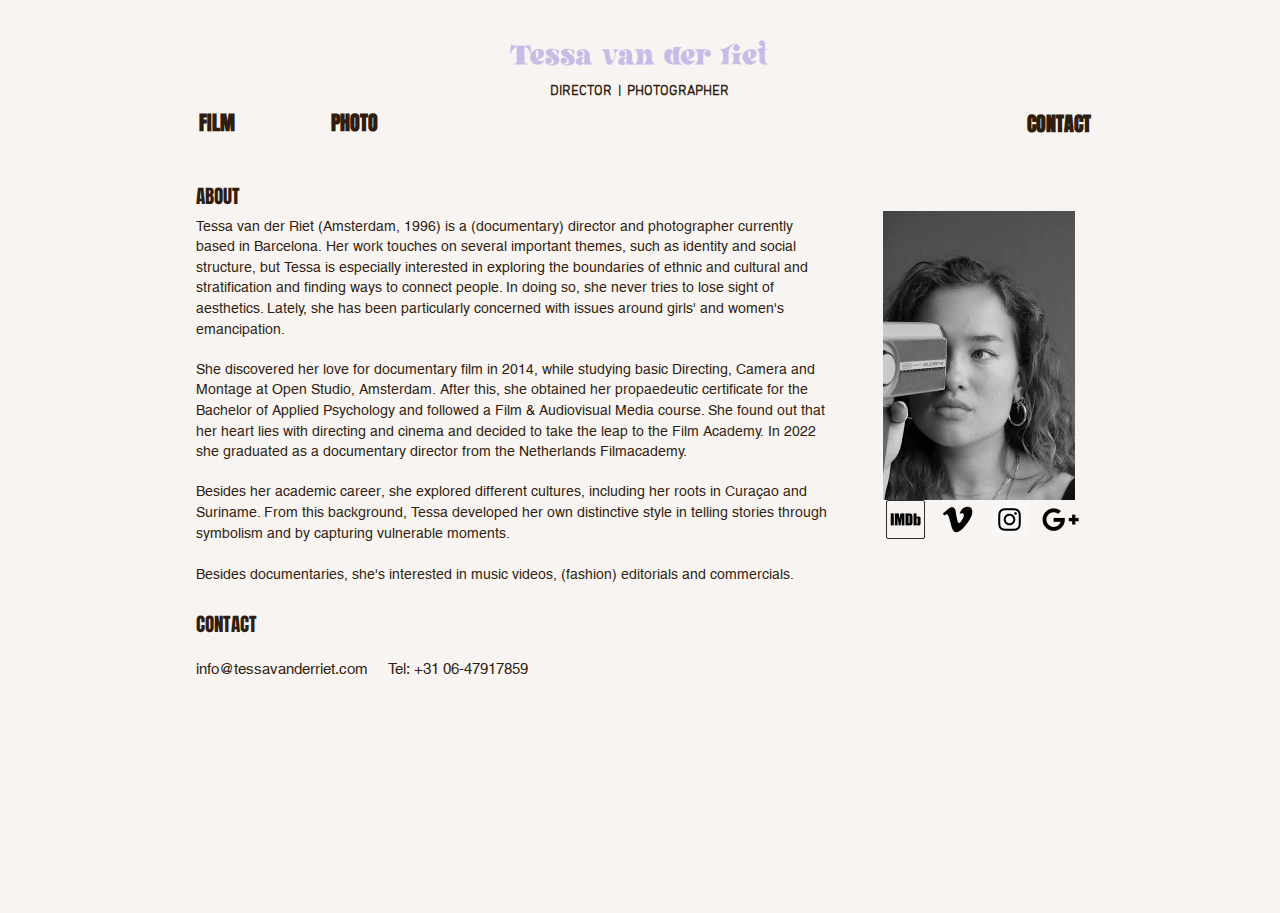
<file: contact.html>
<!DOCTYPE html>
<html lang="nl">
<head>
  
  <meta charset='utf-8'>
  <meta name="viewport" content="width=device-width, initial-scale=1" id="SpixDesktopViewport" />
  <meta http-equiv="X-UA-Compatible" content="IE=edge">
  <meta name="generator" content="Spix.com Website Builder"/>

  <!-- Initial CSS -->
  <style>
    a,
    abbr,
    acronym,
    address,
    applet,
    b,
    big,
    blockquote,
    body,
    button,
    caption,
    center,
    cite,
    code,
    dd,
    del,
    dfn,
    div,
    dl,
    dt,
    em,
    fieldset,
    font,
    footer,
    form,
    h1,
    h2,
    h3,
    h4,
    h5,
    h6,
    header,
    html,
    i,
    iframe,
    img,
    ins,
    kbd,
    label,
    legend,
    li,
    nav,
    object,
    ol,
    p,
    pre,
    q,
    s,
    samp,
    section,
    small,
    span,
    strike,
    strong,
    sub,
    sup,
    table,
    tbody,
    td,
    tfoot,
    th,
    thead,
    title,
    tr,
    tt,
    u,
    ul,
    var {
      background: transparent;
      border: 0;
      margin: 0;
      outline: 0;
      padding: 0;
      vertical-align: baseline
    }
  
    body {
      font-family: Arial, Helvetica, sans-serif;
      font-size: 10px
    }
  
    input,
    select,
    textarea {
      box-sizing: border-box;
      font-family: Helvetica, Arial, sans-serif
    }
  
    ol,
    ul {
      list-style: none
    }
  
    blockquote,
    q {
      quotes: none
    }
  
    ins {
      text-decoration: none
    }
  
    del {
      text-decoration: line-through
    }
  
    table {
      border-collapse: collapse;
      border-spacing: 0
    }
  
    a {
      cursor: pointer;
      text-decoration: none
    }
  
    body,
    html {
      height: 100%
    }
  
    body {
      overflow-x: auto;
      overflow-y: scroll
    }
  
    .testStyles {
      overflow-y: hidden
    }
  
    .reset-button {
      -webkit-appearance: none;
      background: none;
      border: 0;
      color: inherit;
      font: inherit;
      line-height: normal;
      outline: 0;
      overflow: visible;
      padding: 0;
      -webkit-user-select: none;
      -moz-user-select: none;
      -ms-user-select: none
    }
  
    :focus {
      outline: none
    }
  
    body.device-mobile-optimized {
      overflow-x: hidden;
      overflow-y: scroll
    }
  
    body.device-mobile-optimized:not(.responsive) #SITE_CONTAINER {
      margin-left: auto;
      margin-right: auto;
      overflow-x: visible;
      position: relative;
      width: 320px
    }
  
    body.device-mobile-optimized:not(.responsive):not(.blockSiteScrolling) #SITE_CONTAINER {
      margin-top: 0
    }
  
    body.device-mobile-optimized>* {
      max-width: 100% !important
    }
  
    body.device-mobile-optimized #site-root {
      overflow-x: hidden;
      overflow-y: hidden
    }
  
    @supports(overflow:clip) {
      body.device-mobile-optimized.dont-overflow-hidden-site-root #site-root {
        overflow-x: clip;
        overflow-y: clip
      }
    }
  
    body.device-mobile-non-optimized #SITE_CONTAINER #site-root {
      overflow-x: hidden;
      overflow-y: auto
    }
  
    body.device-mobile-non-optimized.fullScreenMode {
      background-color: #5f6360
    }
  
    body.device-mobile-non-optimized.fullScreenMode #MOBILE_ACTIONS_MENU,
    body.device-mobile-non-optimized.fullScreenMode #SITE_BACKGROUND,
    body.device-mobile-non-optimized.fullScreenMode #site-root,
    body.fullScreenMode #Spix_ADS {
      visibility: hidden
    }
  
    body.fullScreenMode {
      overflow-x: hidden !important;
      overflow-y: hidden !important
    }
  
    body.fullScreenMode.device-mobile-optimized #TINY_MENU {
      opacity: 0;
      pointer-events: none
    }
  
    body.fullScreenMode-scrollable.device-mobile-optimized {
      overflow-x: hidden !important;
      overflow-y: auto !important
    }
  
    body.fullScreenMode-scrollable.device-mobile-optimized #masterPage,
    body.fullScreenMode-scrollable.device-mobile-optimized #site-root {
      overflow-x: hidden !important;
      overflow-y: hidden !important
    }
  
    body.fullScreenMode-scrollable.device-mobile-optimized #SITE_BACKGROUND,
    body.fullScreenMode-scrollable.device-mobile-optimized #masterPage {
      height: auto !important
    }
  
    body.fullScreenMode-scrollable.device-mobile-optimized #masterPage.mesh-layout {
      height: 0 !important
    }
  
    body.blockSiteScrolling {
      overflow: hidden;
      position: fixed;
      width: 100%
    }
  
    body.blockSiteScrolling #SITE_CONTAINER {
      margin-top: calc(var(--blocked-site-scroll-margin-top)*-1)
    }
  
    body.blockSiteScrolling:not(.responsive) #Spix_ADS {
      margin-top: var(--blocked-site-scroll-margin-top)
    }
  
    .fullScreenOverlay {
      bottom: 0;
      display: flex;
      justify-content: center;
      left: 0;
      overflow-y: hidden;
      position: fixed;
      right: 0;
      top: -60px;
      z-index: 1005
    }
  
    .fullScreenOverlay>.fullScreenOverlayContent {
      bottom: 0;
      left: 0;
      margin: 0 auto;
      overflow: hidden;
      position: absolute;
      right: 0;
      top: 60px;
      transform: translateZ(0)
    }
  
    [data-mesh-id$=centeredContent],
    [data-mesh-id$=form],
    [data-mesh-id$=inlineContent] {
      pointer-events: none;
      position: relative
    }
  
    [data-mesh-id$=-gridWrapper],
    [data-mesh-id$=-rotated-wrapper] {
      pointer-events: none
    }
  
    [data-mesh-id$=-gridContainer]>*,
    [data-mesh-id$=-rotated-wrapper]>*,
    [data-mesh-id$=inlineContent]>:not([data-mesh-id$=-gridContainer]) {
      pointer-events: auto
    }
  
    .device-mobile-optimized #masterPage.mesh-layout #SOSP_CONTAINER_CUSTOM_ID {
      grid-area: 2/1/3/2;
      -ms-grid-row: 2;
      position: relative
    }
  
    #masterPage.mesh-layout {
      -ms-grid-rows: max-content max-content min-content max-content;
      -ms-grid-columns: 100%;
      align-items: start;
      display: -ms-grid;
      display: grid;
      grid-template-columns: 100%;
      grid-template-rows: max-content max-content min-content max-content;
      justify-content: stretch
    }
  
    #masterPage.mesh-layout #PAGES_CONTAINER,
    #masterPage.mesh-layout #SITE_FOOTER-placeholder,
    #masterPage.mesh-layout #SITE_FOOTER_WRAPPER,
    #masterPage.mesh-layout #SITE_HEADER-placeholder,
    #masterPage.mesh-layout #SITE_HEADER_WRAPPER,
    #masterPage.mesh-layout #SOSP_CONTAINER_CUSTOM_ID[data-state~=mobileView],
    #masterPage.mesh-layout #soapAfterPagesContainer,
    #masterPage.mesh-layout #soapBeforePagesContainer {
      -ms-grid-row-align: start;
      -ms-grid-column-align: start;
      -ms-grid-column: 1
    }
  
    #masterPage.mesh-layout #SITE_HEADER-placeholder,
    #masterPage.mesh-layout #SITE_HEADER_WRAPPER {
      grid-area: 1/1/2/2;
      -ms-grid-row: 1
    }
  
    #masterPage.mesh-layout #PAGES_CONTAINER,
    #masterPage.mesh-layout #soapAfterPagesContainer,
    #masterPage.mesh-layout #soapBeforePagesContainer {
      grid-area: 3/1/4/2;
      -ms-grid-row: 3
    }
  
    #masterPage.mesh-layout #soapAfterPagesContainer,
    #masterPage.mesh-layout #soapBeforePagesContainer {
      width: 100%
    }
  
    #masterPage.mesh-layout #PAGES_CONTAINER {
      align-self: stretch
    }
  
    #masterPage.mesh-layout main#PAGES_CONTAINER {
      display: block
    }
  
    #masterPage.mesh-layout #SITE_FOOTER-placeholder,
    #masterPage.mesh-layout #SITE_FOOTER_WRAPPER {
      grid-area: 4/1/5/2;
      -ms-grid-row: 4
    }
  
    #masterPage.mesh-layout #SITE_PAGES,
    #masterPage.mesh-layout [data-mesh-id=PAGES_CONTAINERcenteredContent],
    #masterPage.mesh-layout [data-mesh-id=PAGES_CONTAINERinlineContent] {
      height: 100%
    }
  
    #masterPage.mesh-layout.desktop>* {
      width: 100%
    }
  
    #masterPage.mesh-layout #PAGES_CONTAINER,
    #masterPage.mesh-layout #SITE_FOOTER,
    #masterPage.mesh-layout #SITE_FOOTER_WRAPPER,
    #masterPage.mesh-layout #SITE_HEADER,
    #masterPage.mesh-layout #SITE_HEADER_WRAPPER,
    #masterPage.mesh-layout #SITE_PAGES,
    #masterPage.mesh-layout #masterPageinlineContent,
    #site-root {
      position: relative
    }
  
    #site-root {
      margin: 0 auto;
      min-height: 100%;
      top: var(--Spix-ads-top-height)
    }
  
    #site-root img:not([src]) {
      visibility: hidden
    }
  
    #site-root svg img:not([src]) {
      visibility: visible
    }
  
    body:not(.responsive) #site-root {
      min-width: var(--site-width);
      width: 100%
    }
  
    #SITE_CONTAINER {
      position: relative
    }
  
    .auto-generated-link {
      color: inherit
    }
  
    body:not([data-js-loaded]) [data-hide-prejs] {
      visibility: hidden
    }
  
    #SCROLL_TO_BOTTOM,
    #SCROLL_TO_TOP {
      height: 0
    }
  
    .has-click-trigger {
      cursor: pointer
    }
  
    [data-z-counter] {
      z-index: 0
    }
  
    [data-z-counter="0"] {
      z-index: auto
    }
  
    .SpixSiteProperties {
      -webkit-font-smoothing: antialiased;
      -moz-osx-font-smoothing: grayscale
    }
  </style>


<!-- render-head end -->
<!--render body head beginning-->
<body>

<style id="topbar">
  .YzqVVZ {
    overflow: visible;
    position: relative
  }

  .mwF7X1 {
    -webkit-backface-visibility: hidden;
    backface-visibility: hidden
  }

  .YGilLk {
    cursor: pointer
  }

  .HlRz5e {
    display: block;
    height: 100%;
    width: 100%
  }

  .HlRz5e img {
    max-width: var(--Spix-img-max-width, 100%)
  }

  .HlRz5e[data-animate-blur] img {
    filter: blur(9px);
    transition: filter .8s ease-in
  }

  .HlRz5e[data-animate-blur] img[data-load-done] {
    filter: none
  }

  .I5zqsT {
    display: block
  }

  .I5zqsT,
  .MW5IWV {
    height: 100%;
    width: 100%
  }

  .MW5IWV {
    left: 0;
    -webkit-mask-image: var(--mask-image, none);
    mask-image: var(--mask-image, none);
    -webkit-mask-position: var(--mask-position, 0);
    mask-position: var(--mask-position, 0);
    -webkit-mask-repeat: var(--mask-repeat, no-repeat);
    mask-repeat: var(--mask-repeat, no-repeat);
    -webkit-mask-size: var(--mask-size, 100%);
    mask-size: var(--mask-size, 100%);
    overflow: hidden;
    pointer-events: var(--fill-layer-background-media-pointer-events);
    position: absolute;
    top: 0
  }

  .MW5IWV.N3eg0s {
    clip: rect(0, auto, auto, 0)
  }

  .MW5IWV .Kv1aVt {
    height: 100%;
    position: absolute;
    top: 0;
    width: 100%
  }

  .MW5IWV .dLPlxY {
    height: var(--fill-layer-image-height, 100%);
    opacity: var(--fill-layer-image-opacity)
  }

  .MW5IWV .dLPlxY img {
    height: 100%;
    width: 100%
  }

  @supports(-webkit-hyphens:none) {
    .MW5IWV.N3eg0s {
      clip: auto;
      -webkit-clip-path: inset(0)
    }
  }

  .VgO9Yg {
    height: 100%
  }

  .LWbAav {
    background-color: var(--bg-overlay-color);
    background-image: var(--bg-gradient)
  }

  .K_YxMd,
  .yK6aSC {
    opacity: var(--fill-layer-video-opacity)
  }

  .NGjcJN {
    bottom: var(--media-padding-bottom);
    height: var(--media-padding-height);
    position: absolute;
    top: var(--media-padding-top);
    width: 100%
  }

  .mNGsUM {
    transform: scale(var(--scale, 1));
    transition: var(--transform-duration, transform 0s)
  }

  .K_YxMd {
    height: 100%;
    position: relative;
    width: 100%
  }

  .bX9O_S {
    -webkit-clip-path: var(--fill-layer-clip);
    clip-path: var(--fill-layer-clip)
  }

  .Z_wCwr,
  .bX9O_S {
    position: absolute;
    top: 0
  }

  .Jxk_UL img,
  .Z_wCwr,
  .bX9O_S {
    height: 100%;
    width: 100%
  }

  .K8MSra {
    opacity: 0
  }

  .K8MSra,
  .YTb3b4 {
    position: absolute;
    top: 0
  }

  .YTb3b4 {
    height: 0;
    left: 0;
    overflow: hidden;
    width: 0
  }

  .SUz0WK {
    left: 0;
    pointer-events: var(--fill-layer-background-media-pointer-events);
    position: var(--fill-layer-background-media-position)
  }

  .FNxOn5,
  .SUz0WK,
  .m4khSP {
    height: 100%;
    top: 0;
    width: 100%
  }

  .FNxOn5 {
    position: absolute
  }

  .m4khSP {
    background-color: var(--fill-layer-background-overlay-color);
    opacity: var(--fill-layer-background-overlay-blend-opacity-fallback, 1);
    position: var(--fill-layer-background-overlay-position);
    transform: var(--fill-layer-background-overlay-transform)
  }

  @supports(mix-blend-mode:overlay) {
    .m4khSP {
      mix-blend-mode: var(--fill-layer-background-overlay-blend-mode);
      opacity: var(--fill-layer-background-overlay-blend-opacity, 1)
    }
  }

  ._C0cVf {
    bottom: 0;
    left: 0;
    position: absolute;
    right: 0;
    top: 0;
    width: 100%
  }

  .hFwGTD {
    transform: translateY(-100%);
    transition: .2s ease-in
  }

  .IQgXoP {
    transition: .2s
  }

  .Nr3Nid {
    opacity: 0;
    transition: .2s ease-in
  }

  .Nr3Nid.l4oO6c {
    z-index: -1 !important
  }

  .iQuoC4 {
    opacity: 1;
    transition: .2s
  }

  .CJF7A2 {
    height: auto
  }

  .CJF7A2,
  .U4Bvut {
    position: relative;
    width: 100%
  }

  :host(:not(.device-mobile-optimized)) .G5K6X8,
  body:not(.device-mobile-optimized) .G5K6X8 {
    margin-left: calc((100% - var(--site-width))/2);
    width: var(--site-width)
  }

  .xU8fqS[data-focuscycled=active] {
    outline: 1px solid transparent
  }

  .xU8fqS[data-focuscycled=active]:not(:focus-within) {
    outline: 2px solid transparent;
    transition: outline .01s ease
  }

  .xU8fqS ._4XcTfy {
    background-color: var(--screenwidth-corvid-background-color, rgba(var(--bg, var(--color_11)), var(--alpha-bg, 1)));
    border-bottom: var(--brwb, 0) solid var(--screenwidth-corvid-border-color, rgba(var(--brd, var(--color_15)), var(--alpha-brd, 1)));
    border-top: var(--brwt, 0) solid var(--screenwidth-corvid-border-color, rgba(var(--brd, var(--color_15)), var(--alpha-brd, 1)));
    bottom: 0;
    box-shadow: var(--shd, 0 0 5px rgba(0, 0, 0, .7));
    left: 0;
    position: absolute;
    right: 0;
    top: 0
  }

  .xU8fqS .gUbusX {
    background-color: rgba(var(--bgctr, var(--color_11)), var(--alpha-bgctr, 1));
    border-radius: var(--rd, 0);
    bottom: var(--brwb, 0);
    top: var(--brwt, 0)
  }

  .xU8fqS .G5K6X8,
  .xU8fqS .gUbusX {
    left: 0;
    position: absolute;
    right: 0
  }

  .xU8fqS .G5K6X8 {
    bottom: 0;
    top: 0
  }

  :host(.device-mobile-optimized) .xU8fqS .G5K6X8,
  body.device-mobile-optimized .xU8fqS .G5K6X8 {
    left: 10px;
    right: 10px
  }

  .SPY_vo {
    pointer-events: none
  }

  .BmZ5pC {
    height: 100%;
    min-height: calc(100vh - var(--Spix-ads-height));
    min-width: var(--site-width);
    position: var(--bg-position);
    top: var(--Spix-ads-height);
    width: 100%
  }

  .zKbzSQ {
    touch-action: manipulation
  }

  .kuTaGy {
    align-items: center;
    box-sizing: border-box;
    display: flex;
    justify-content: var(--label-align);
    min-width: 100%;
    text-align: initial;
    width: -moz-max-content;
    width: max-content
  }

  .kuTaGy:before {
    max-width: var(--margin-left, 0)
  }

  .kuTaGy:after,
  .kuTaGy:before {
    align-self: stretch;
    content: "";
    flex-grow: 1
  }

  .kuTaGy:after {
    max-width: var(--margin-right, 0)
  }

  .R6ex7N {
    height: 100%
  }

  .R6ex7N .kuTaGy {
    border-radius: var(--corvid-border-radius, var(--rd, 0));
    bottom: 0;
    box-shadow: var(--shd, 0 1px 4px rgba(0, 0, 0, .6));
    left: 0;
    position: absolute;
    right: 0;
    top: 0;
    transition: var(--trans1, border-color .4s ease 0s, background-color .4s ease 0s)
  }

  .R6ex7N .kuTaGy:link,
  .R6ex7N .kuTaGy:visited {
    border-color: transparent
  }

  .R6ex7N .M3I7Z2 {
    color: var(--corvid-color, rgb(var(--txt, var(--color_15))));
    font: var(--fnt, var(--font_5));
    margin: 0;
    position: relative;
    transition: var(--trans2, color .4s ease 0s);
    white-space: nowrap
  }

  .R6ex7N[aria-disabled=false] .kuTaGy {
    background-color: var(--corvid-background-color, rgba(var(--bg, var(--color_17)), var(--alpha-bg, 1)));
    border: solid var(--corvid-border-color, rgba(var(--brd, var(--color_15)), var(--alpha-brd, 1))) var(--corvid-border-width, var(--brw, 0));
    cursor: pointer !important
  }

  :host(.device-mobile-optimized) .R6ex7N[aria-disabled=false]:active .kuTaGy,
  body.device-mobile-optimized .R6ex7N[aria-disabled=false]:active .kuTaGy {
    background-color: rgba(var(--bgh, var(--color_18)), var(--alpha-bgh, 1));
    border-color: rgba(var(--brdh, var(--color_15)), var(--alpha-brdh, 1))
  }

  :host(.device-mobile-optimized) .R6ex7N[aria-disabled=false]:active .M3I7Z2,
  body.device-mobile-optimized .R6ex7N[aria-disabled=false]:active .M3I7Z2 {
    color: rgb(var(--txth, var(--color_15)))
  }

  :host(:not(.device-mobile-optimized)) .R6ex7N[aria-disabled=false]:hover .kuTaGy,
  body:not(.device-mobile-optimized) .R6ex7N[aria-disabled=false]:hover .kuTaGy {
    background-color: rgba(var(--bgh, var(--color_18)), var(--alpha-bgh, 1));
    border-color: rgba(var(--brdh, var(--color_15)), var(--alpha-brdh, 1))
  }

  :host(:not(.device-mobile-optimized)) .R6ex7N[aria-disabled=false]:hover .M3I7Z2,
  body:not(.device-mobile-optimized) .R6ex7N[aria-disabled=false]:hover .M3I7Z2 {
    color: rgb(var(--txth, var(--color_15)))
  }

  .R6ex7N[aria-disabled=true] .kuTaGy {
    background-color: rgba(var(--bgd, 204, 204, 204), var(--alpha-bgd, 1));
    border-color: rgba(var(--brdd, 204, 204, 204), var(--alpha-brdd, 1));
    border-style: solid;
    border-width: var(--corvid-border-width, var(--brw, 0))
  }

  .R6ex7N[aria-disabled=true] .M3I7Z2 {
    color: rgb(var(--txtd, 255, 255, 255))
  }

  .U2uNPe {
    align-items: center;
    box-sizing: border-box;
    display: flex;
    justify-content: var(--label-align);
    min-width: 100%;
    text-align: initial;
    width: -moz-max-content;
    width: max-content
  }

  .U2uNPe:before {
    max-width: var(--margin-left, 0)
  }

  .U2uNPe:after,
  .U2uNPe:before {
    align-self: stretch;
    content: "";
    flex-grow: 1
  }

  .U2uNPe:after {
    max-width: var(--margin-right, 0)
  }

  .S3GIZZ[aria-disabled=false] .U2uNPe {
    cursor: pointer
  }

  :host(.device-mobile-optimized) .S3GIZZ[aria-disabled=false]:active .CQ3ICl,
  body.device-mobile-optimized .S3GIZZ[aria-disabled=false]:active .CQ3ICl {
    color: rgb(var(--txth, var(--color_15)));
    transition: var(--trans, color .4s ease 0s)
  }

  :host(:not(.device-mobile-optimized)) .S3GIZZ[aria-disabled=false]:hover .CQ3ICl,
  body:not(.device-mobile-optimized) .S3GIZZ[aria-disabled=false]:hover .CQ3ICl {
    color: rgb(var(--txth, var(--color_15)));
    transition: var(--trans, color .4s ease 0s)
  }

  .S3GIZZ .U2uNPe {
    bottom: 0;
    left: 0;
    position: absolute;
    right: 0;
    top: 0
  }

  .S3GIZZ .CQ3ICl {
    color: var(--corvid-color, rgb(var(--txt, var(--color_15))));
    font: var(--fnt, var(--font_5));
    transition: var(--trans, color .4s ease 0s);
    white-space: nowrap
  }

  .S3GIZZ[aria-disabled=true] .CQ3ICl {
    color: rgb(var(--txtd, 255, 255, 255))
  }

  :host(:not(.device-mobile-optimized)) .Lw0u6i,
  body:not(.device-mobile-optimized) .Lw0u6i {
    --display: flex;
    display: var(--display)
  }

  :host(:not(.device-mobile-optimized)) .So7Ias,
  body:not(.device-mobile-optimized) .So7Ias {
    display: flex;
    margin: 0 auto;
    position: relative;
    width: calc(100% - var(--padding)*2)
  }

  :host(:not(.device-mobile-optimized)) .So7Ias>*,
  body:not(.device-mobile-optimized) .So7Ias>* {
    flex: var(--column-flex) 1 0%;
    left: 0;
    margin-bottom: var(--padding);
    margin-left: var(--margin);
    margin-top: var(--padding);
    min-width: 0;
    position: relative;
    top: 0
  }

  :host(:not(.device-mobile-optimized)) .So7Ias>:first-child,
  body:not(.device-mobile-optimized) .So7Ias>:first-child {
    margin-left: 0
  }

  :host(.device-mobile-optimized) .So7Ias,
  body.device-mobile-optimized .So7Ias {
    display: block;
    padding: var(--padding) 0;
    position: relative
  }

  :host(.device-mobile-optimized) .So7Ias>*,
  body.device-mobile-optimized .So7Ias>* {
    margin-bottom: var(--margin);
    position: relative
  }

  :host(.device-mobile-optimized) .So7Ias>:first-child,
  body.device-mobile-optimized .So7Ias>:first-child {
    margin-top: var(--firstChildMarginTop, 0)
  }

  :host(.device-mobile-optimized) .So7Ias>:last-child,
  body.device-mobile-optimized .So7Ias>:last-child {
    margin-bottom: var(--lastChildMarginBottom, var(--margin))
  }

  .qby0Dy {
    -webkit-backface-visibility: hidden;
    backface-visibility: hidden
  }

  .dkukWC {
    --divider-pin-height__: min(1, calc(var(--divider-layers-pin-factor__) + 1));
    --divider-pin-layer-height__: var(--divider-layers-pin-factor__);
    --divider-pin-border__: min(1, calc(var(--divider-layers-pin-factor__) / -1 + 1));
    height: calc(var(--divider-height__) + var(--divider-pin-height__)*var(--divider-layers-size__)*var(--divider-layers-y__))
  }

  .dkukWC,
  .dkukWC .FRCqDF {
    left: 0;
    position: absolute;
    width: 100%
  }

  .dkukWC .FRCqDF {
    --divider-layer-i__: var(--divider-layer-i, 0);
    background-position: left calc(50% + var(--divider-offset-x__) + var(--divider-layers-x__)*var(--divider-layer-i__)) bottom;
    background-repeat: repeat-x;
    border-bottom-style: solid;
    border-bottom-width: calc(var(--divider-pin-border__)*var(--divider-layer-i__)*var(--divider-layers-y__));
    height: calc(var(--divider-height__) + var(--divider-pin-layer-height__)*var(--divider-layer-i__)*var(--divider-layers-y__));
    opacity: calc(1 - var(--divider-layer-i__)/(var(--divider-layer-i__) + 1))
  }

  .xnZvZH {
    --divider-height__: var(--divider-top-height, auto);
    --divider-offset-x__: var(--divider-top-offset-x, 0px);
    --divider-layers-size__: var(--divider-top-layers-size, 0);
    --divider-layers-y__: var(--divider-top-layers-y, 0px);
    --divider-layers-x__: var(--divider-top-layers-x, 0px);
    --divider-layers-pin-factor__: var(--divider-top-layers-pin-factor, 0);
    border-top: var(--divider-top-padding, 0) solid var(--divider-top-color, currentColor);
    opacity: var(--divider-top-opacity, 1);
    top: 0;
    transform: var(--divider-top-flip, scaleY(-1))
  }

  .xnZvZH .FRCqDF {
    background-image: var(--divider-top-image, none);
    background-size: var(--divider-top-size, contain);
    border-color: var(--divider-top-color, currentColor);
    bottom: 0;
    filter: var(--divider-top-filter, none)
  }

  .MBOSCN {
    --divider-height__: var(--divider-bottom-height, auto);
    --divider-offset-x__: var(--divider-bottom-offset-x, 0px);
    --divider-layers-size__: var(--divider-bottom-layers-size, 0);
    --divider-layers-y__: var(--divider-bottom-layers-y, 0px);
    --divider-layers-x__: var(--divider-bottom-layers-x, 0px);
    --divider-layers-pin-factor__: var(--divider-bottom-layers-pin-factor, 0);
    border-bottom: var(--divider-bottom-padding, 0) solid var(--divider-bottom-color, currentColor);
    bottom: 0;
    opacity: var(--divider-bottom-opacity, 1);
    transform: var(--divider-bottom-flip, none)
  }

  .MBOSCN .FRCqDF {
    background-image: var(--divider-bottom-image, none);
    background-size: var(--divider-bottom-size, contain);
    border-color: var(--divider-bottom-color, currentColor);
    bottom: 0;
    filter: var(--divider-bottom-filter, none)
  }

  .nTOEE9 {
    height: 100%;
    overflow: hidden;
    width: 100%
  }

  .nTOEE9.sqUyGm:hover {
    cursor: url([data-uri]), auto
  }

  .nTOEE9.C_JY0G:hover {
    cursor: url([data-uri]), auto
  }

  .rYiAuL {
    cursor: pointer
  }

  .gSXewE {
    height: 0;
    left: 0;
    overflow: hidden;
    position: absolute;
    top: 0;
    width: 0
  }

  .j7pOnl {
    box-sizing: border-box;
    height: 100%;
    width: 100%
  }

  .BI8PVQ {
    min-height: var(--image-min-height);
    min-width: var(--image-min-width)
  }

  .BI8PVQ img {
    filter: var(--filter-effect-svg-url);
    -webkit-mask-image: var(--mask-image, none);
    mask-image: var(--mask-image, none);
    -webkit-mask-position: var(--mask-position, 0);
    mask-position: var(--mask-position, 0);
    -webkit-mask-repeat: var(--mask-repeat, no-repeat);
    mask-repeat: var(--mask-repeat, no-repeat);
    -webkit-mask-size: var(--mask-size, 100% 100%);
    mask-size: var(--mask-size, 100% 100%);
    -o-object-position: var(--object-position);
    object-position: var(--object-position)
  }

  .MazNVa {
    left: var(--left, auto);
    position: var(--position-fixed, static);
    top: var(--top, auto);
    z-index: var(--z-index, auto)
  }

  .MazNVa .BI8PVQ img {
    box-shadow: 0 0 0 #000;
    position: static;
    -webkit-user-select: none;
    -moz-user-select: none;
    -ms-user-select: none;
    user-select: none
  }

  .MazNVa .j7pOnl {
    display: block;
    overflow: hidden
  }

  .MazNVa .BI8PVQ {
    overflow: hidden
  }

  .c7cMWz {
    bottom: 0;
    left: 0;
    position: absolute;
    right: 0;
    top: 0
  }

  .FVGvCX {
    height: auto;
    position: relative;
    width: 100%
  }

  body:not(.responsive) .zK7MhX {
    align-self: start;
    grid-area: 1/1/1/1;
    height: 100%;
    justify-self: stretch;
    left: 0;
    position: relative
  }

  :host(:not(.device-mobile-optimized)) .c7cMWz,
  body:not(.device-mobile-optimized) .c7cMWz {
    margin-left: calc((100% - var(--site-width))/2);
    width: var(--site-width)
  }

  .fEm0Bo .c7cMWz {
    background-color: rgba(var(--bg, var(--color_11)), var(--alpha-bg, 1));
    overflow: hidden
  }

  :host(.device-mobile-optimized) .c7cMWz,
  body.device-mobile-optimized .c7cMWz {
    left: 10px;
    right: 10px
  }

  .PFkO7r {
    bottom: 0;
    left: 0;
    position: absolute;
    right: 0;
    top: 0
  }

  .HT5ybB {
    height: auto;
    position: relative;
    width: 100%
  }

  body:not(.responsive) .dBAkHi {
    align-self: start;
    grid-area: 1/1/1/1;
    height: 100%;
    justify-self: stretch;
    left: 0;
    position: relative
  }

  :host(:not(.device-mobile-optimized)) .PFkO7r,
  body:not(.device-mobile-optimized) .PFkO7r {
    margin-left: calc((100% - var(--site-width))/2);
    width: var(--site-width)
  }

  :host(.device-mobile-optimized) .PFkO7r,
  body.device-mobile-optimized .PFkO7r {
    left: 10px;
    right: 10px
  }
</style>
<style id="info&media">
  .StylableButton2545352419__root {
    -archetype: box;
    border: none;
    box-sizing: border-box;
    cursor: pointer;
    display: block;
    height: 100%;
    min-height: 10px;
    min-width: 10px;
    padding: 0;
    touch-action: manipulation;
    width: 100%
  }

  .StylableButton2545352419__root[disabled] {
    pointer-events: none
  }

  .StylableButton2545352419__root.StylableButton2545352419--hasBackgroundColor {
    background-color: var(--corvid-background-color) !important
  }

  .StylableButton2545352419__root.StylableButton2545352419--hasBorderColor {
    border-color: var(--corvid-border-color) !important
  }

  .StylableButton2545352419__root.StylableButton2545352419--hasBorderRadius {
    border-radius: var(--corvid-border-radius) !important
  }

  .StylableButton2545352419__root.StylableButton2545352419--hasBorderWidth {
    border-width: var(--corvid-border-width) !important
  }

  .StylableButton2545352419__root.StylableButton2545352419--hasColor,
  .StylableButton2545352419__root.StylableButton2545352419--hasColor .StylableButton2545352419__label {
    color: var(--corvid-color) !important
  }

  .StylableButton2545352419__link {
    -archetype: box;
    box-sizing: border-box;
    color: #000;
    text-decoration: none
  }

  .StylableButton2545352419__container {
    align-items: center;
    display: flex;
    flex-basis: auto;
    flex-direction: row;
    flex-grow: 1;
    height: 100%;
    justify-content: center;
    overflow: hidden;
    transition: all .2s ease, visibility 0s;
    width: 100%
  }

  .StylableButton2545352419__label {
    -archetype: text;
    -controller-part-type: LayoutChildDisplayDropdown, LayoutFlexChildSpacing(first);
    max-width: 100%;
    min-width: 1.8em;
    overflow: hidden;
    text-align: center;
    text-overflow: ellipsis;
    transition: inherit;
    white-space: nowrap
  }

  .StylableButton2545352419__root.StylableButton2545352419--isMaxContent .StylableButton2545352419__label {
    text-overflow: unset
  }

  .StylableButton2545352419__root.StylableButton2545352419--isWrapText .StylableButton2545352419__label {
    min-width: 10px;
    overflow-wrap: break-word;
    white-space: break-spaces;
    word-break: break-word
  }

  .StylableButton2545352419__icon {
    -archetype: icon;
    -controller-part-type: LayoutChildDisplayDropdown, LayoutFlexChildSpacing(last);
    flex-shrink: 0;
    height: 50px;
    min-width: 1px;
    transition: inherit
  }

  .StylableButton2545352419__icon.StylableButton2545352419--override {
    display: block !important
  }

  .StylableButton2545352419__icon svg,
  .StylableButton2545352419__icon>div {
    display: flex;
    height: inherit;
    width: inherit
  }

  .Vd6aQZ {
    overflow: hidden;
    padding: 0;
    pointer-events: none;
    white-space: nowrap
  }

  .mHZSwn {
    display: none
  }

  .nDEeB0 {
    cursor: pointer
  }

  .lvxhkV {
    bottom: 0;
    left: 0;
    position: absolute;
    right: 0;
    top: 0;
    width: 100%
  }

  .QJjwEo {
    transform: translateY(-100%);
    transition: .2s ease-in
  }

  .kdBXfh {
    transition: .2s
  }

  .MP52zt {
    opacity: 0;
    transition: .2s ease-in
  }

  .MP52zt.Bhu9m5 {
    z-index: -1 !important
  }

  .LVP8Wf {
    opacity: 1;
    transition: .2s
  }

  .VrZrC0 {
    height: auto
  }

  .VrZrC0,
  .cKxVkc {
    position: relative;
    width: 100%
  }

  :host(:not(.device-mobile-optimized)) .vlM3HR,
  body:not(.device-mobile-optimized) .vlM3HR {
    margin-left: calc((100% - var(--site-width))/2);
    width: var(--site-width)
  }

  .AT7o0U[data-focuscycled=active] {
    outline: 1px solid transparent
  }

  .AT7o0U[data-focuscycled=active]:not(:focus-within) {
    outline: 2px solid transparent;
    transition: outline .01s ease
  }

  .AT7o0U .vlM3HR {
    bottom: 0;
    left: 0;
    position: absolute;
    right: 0;
    top: 0
  }

  .HlRz5e {
    display: block;
    height: 100%;
    width: 100%
  }

  .HlRz5e img {
    max-width: var(--Spix-img-max-width, 100%)
  }

  .HlRz5e[data-animate-blur] img {
    filter: blur(9px);
    transition: filter .8s ease-in
  }

  .HlRz5e[data-animate-blur] img[data-load-done] {
    filter: none
  }

  .I5zqsT {
    display: block;
    height: 100%;
    width: 100%
  }

  .WzbAF8 .mpGTIt .O6KwRn {
    display: var(--item-display);
    height: var(--item-size);
    margin: var(--item-margin);
    width: var(--item-size)
  }

  .WzbAF8 .mpGTIt .O6KwRn:last-child {
    margin: 0
  }

  .WzbAF8 .mpGTIt .O6KwRn .oRtuWN {
    display: block
  }

  .WzbAF8 .mpGTIt .O6KwRn .oRtuWN .YaS0jR {
    height: var(--item-size);
    width: var(--item-size)
  }

  .WzbAF8 .mpGTIt {
    height: 100%;
    position: absolute;
    white-space: nowrap;
    width: 100%
  }

  :host(.device-mobile-optimized) .WzbAF8 .mpGTIt,
  body.device-mobile-optimized .WzbAF8 .mpGTIt {
    white-space: normal
  }

  .sNF2R0 {
    opacity: 0
  }

  .hLoBV3 {
    transition: opacity var(--transition-duration) cubic-bezier(.37, 0, .63, 1)
  }

  .Rdf41z,
  .hLoBV3 {
    opacity: 1
  }

  .ftlZWo {
    transition: opacity var(--transition-duration) cubic-bezier(.37, 0, .63, 1)
  }

  .ATGlOr,
  .ftlZWo {
    opacity: 0
  }

  .KQSXD0 {
    transition: opacity var(--transition-duration) cubic-bezier(.64, 0, .78, 0)
  }

  .KQSXD0,
  .pagQKE {
    opacity: 1
  }

  ._6zG5H {
    opacity: 0;
    transition: opacity var(--transition-duration) cubic-bezier(.22, 1, .36, 1)
  }

  .BB49uC {
    transform: translateX(100%)
  }

  .j9xE1V {
    transition: transform var(--transition-duration) cubic-bezier(.87, 0, .13, 1)
  }

  .ICs7Rs,
  .j9xE1V {
    transform: translateX(0)
  }

  .DxijZJ {
    transition: transform var(--transition-duration) cubic-bezier(.87, 0, .13, 1)
  }

  .B5kjYq,
  .DxijZJ {
    transform: translateX(-100%)
  }

  .cJijIV {
    transition: transform var(--transition-duration) cubic-bezier(.87, 0, .13, 1)
  }

  .cJijIV,
  .hOxaWM {
    transform: translateX(0)
  }

  .T9p3fN {
    transform: translateX(100%);
    transition: transform var(--transition-duration) cubic-bezier(.87, 0, .13, 1)
  }

  .qDxYJm {
    transform: translateY(100%)
  }

  .aA9V0P {
    transition: transform var(--transition-duration) cubic-bezier(.87, 0, .13, 1)
  }

  .YPXPAS,
  .aA9V0P {
    transform: translateY(0)
  }

  .Xf2zsA {
    transition: transform var(--transition-duration) cubic-bezier(.87, 0, .13, 1)
  }

  .Xf2zsA,
  .y7Kt7s {
    transform: translateY(-100%)
  }

  .EeUgMu {
    transition: transform var(--transition-duration) cubic-bezier(.87, 0, .13, 1)
  }

  .EeUgMu,
  .fdHrtm {
    transform: translateY(0)
  }

  .WIFaG4 {
    transform: translateY(100%);
    transition: transform var(--transition-duration) cubic-bezier(.87, 0, .13, 1)
  }

  body:not(.responsive) .JshATs {
    overflow-x: clip
  }

  .fcNEqv {
    display: grid;
    grid-template-columns: 1fr;
    grid-template-rows: 1fr;
    height: 100%
  }

  .fcNEqv>div {
    align-self: stretch !important;
    justify-self: stretch !important
  }

  .u9k3ts {
    bottom: 0;
    left: 0;
    position: absolute;
    right: 0;
    top: 0
  }

  .WQ4fSJ {
    cursor: pointer
  }

  .aizuI7 {
    -webkit-tap-highlight-color: rgba(0, 0, 0, 0);
    fill: var(--fill);
    fill-opacity: var(--fill-opacity);
    stroke: var(--stroke);
    stroke-opacity: var(--stroke-opacity);
    stroke-width: var(--stroke-width);
    filter: var(--drop-shadow, none);
    opacity: var(--opacity);
    transform: var(--flip)
  }

  .aizuI7,
  .aizuI7 svg {
    bottom: 0;
    left: 0;
    position: absolute;
    right: 0;
    top: 0
  }

  .aizuI7 svg {
    height: var(--svg-calculated-height, 100%);
    margin: auto;
    padding: var(--svg-calculated-padding, 0);
    width: var(--svg-calculated-width, 100%)
  }

  .TcoJIb * {
    vector-effect: non-scaling-stroke
  }

  .R8rhQA svg,
  .elfY4_ svg {
    overflow: visible !important
  }

  @supports(-webkit-hyphens:none) {
    .aizuI7.elfY4_ {
      will-change: filter
    }
  }

  ol.font_100,
  ul.font_100 {
    color: #080808;
    font-family: "Arial, Helvetica, sans-serif", serif;
    font-size: 10px;
    font-style: normal;
    font-variant: normal;
    font-weight: 400;
    letter-spacing: normal;
    line-height: normal;
    margin: 0;
    text-decoration: none
  }

  ol.font_100 li,
  ul.font_100 li {
    margin-bottom: 12px
  }

  ol.Spix-list-text-align,
  ul.Spix-list-text-align {
    list-style-position: inside
  }

  ol.Spix-list-text-align h1,
  ol.Spix-list-text-align h2,
  ol.Spix-list-text-align h3,
  ol.Spix-list-text-align h4,
  ol.Spix-list-text-align h5,
  ol.Spix-list-text-align h6,
  ol.Spix-list-text-align p,
  ul.Spix-list-text-align h1,
  ul.Spix-list-text-align h2,
  ul.Spix-list-text-align h3,
  ul.Spix-list-text-align h4,
  ul.Spix-list-text-align h5,
  ul.Spix-list-text-align h6,
  ul.Spix-list-text-align p {
    display: inline
  }

  .dZ1L9N {
    cursor: pointer
  }

  .m0paWe {
    clip: rect(0 0 0 0);
    border: 0;
    height: 1px;
    margin: -1px;
    overflow: hidden;
    padding: 0;
    position: absolute;
    width: 1px
  }

  .tz5f0K [data-attr-richtext-marker=true] table {
    border-collapse: collapse;
    margin: 15px 0;
    width: 100%
  }

  .tz5f0K [data-attr-richtext-marker=true] table td {
    padding: 12px;
    position: relative
  }

  .tz5f0K [data-attr-richtext-marker=true] table td:after {
    border-bottom: 1px solid currentColor;
    border-left: 1px solid currentColor;
    bottom: 0;
    content: "";
    left: 0;
    opacity: .2;
    position: absolute;
    right: 0;
    top: 0
  }

  .tz5f0K [data-attr-richtext-marker=true] table tr td:last-child:after {
    border-right: 1px solid currentColor
  }

  .tz5f0K [data-attr-richtext-marker=true] table tr:first-child td:after {
    border-top: 1px solid currentColor
  }

  .Mpd2QF {
    min-height: var(--min-height);
    min-width: var(--min-width)
  }

  .Mpd2QF .RpJUy_ {
    word-wrap: break-word;
    height: 100%;
    overflow-wrap: break-word;
    position: relative;
    width: 100%
  }

  .Mpd2QF .RpJUy_ ul {
    list-style: disc inside
  }

  .Mpd2QF .RpJUy_ li {
    margin-bottom: 12px
  }

  .BaOVQ8 blockquote,
  .BaOVQ8 h1,
  .BaOVQ8 h2,
  .BaOVQ8 h3,
  .BaOVQ8 h4,
  .BaOVQ8 h5,
  .BaOVQ8 h6,
  .BaOVQ8 p {
    letter-spacing: normal;
    line-height: normal
  }

  .KriRUO {
    min-height: var(--min-height);
    min-width: var(--min-width)
  }

  .KriRUO .RpJUy_ {
    word-wrap: break-word;
    height: 100%;
    overflow-wrap: break-word;
    position: relative;
    width: 100%
  }

  .KriRUO .RpJUy_ ol,
  .KriRUO .RpJUy_ ul {
    letter-spacing: normal;
    line-height: normal;
    margin-left: .5em;
    padding-left: 1.3em
  }

  .KriRUO .RpJUy_ ol[dir=rtl],
  .KriRUO .RpJUy_ ul[dir=rtl] {
    margin-right: .5em;
    padding-right: 1.3em
  }

  .KriRUO .RpJUy_ ul {
    list-style-type: disc
  }

  .KriRUO .RpJUy_ ol {
    list-style-type: decimal
  }

  .KriRUO .RpJUy_ ol[dir=rtl],
  .KriRUO .RpJUy_ ul[dir=rtl] {
    margin-right: .5em;
    padding-right: 1.3em
  }

  .KriRUO .RpJUy_ ol ul,
  .KriRUO .RpJUy_ ul ul {
    line-height: normal;
    list-style-type: circle
  }

  .KriRUO .RpJUy_ ol ol ul,
  .KriRUO .RpJUy_ ol ul ul,
  .KriRUO .RpJUy_ ul ol ul,
  .KriRUO .RpJUy_ ul ul ul {
    line-height: normal;
    list-style-type: square
  }

  .KriRUO .RpJUy_ li {
    font-style: inherit;
    font-weight: inherit;
    letter-spacing: normal;
    line-height: inherit
  }

  .KriRUO .RpJUy_ h1,
  .KriRUO .RpJUy_ h2,
  .KriRUO .RpJUy_ h3,
  .KriRUO .RpJUy_ h4,
  .KriRUO .RpJUy_ h5,
  .KriRUO .RpJUy_ h6,
  .KriRUO .RpJUy_ p {
    letter-spacing: normal;
    line-height: normal;
    margin: 0
  }

  .KriRUO .RpJUy_ a {
    color: inherit
  }

  .BaOVQ8,
  .KcpHeO {
    word-wrap: break-word;
    min-height: var(--min-height);
    min-width: var(--min-width);
    overflow-wrap: break-word;
    pointer-events: none;
    text-align: start
  }

  .BaOVQ8>*,
  .KcpHeO>* {
    pointer-events: auto
  }

  .BaOVQ8 li,
  .KcpHeO li {
    font-style: inherit;
    font-weight: inherit;
    letter-spacing: normal;
    line-height: inherit
  }

  .BaOVQ8 ol,
  .BaOVQ8 ul,
  .KcpHeO ol,
  .KcpHeO ul {
    letter-spacing: normal;
    line-height: normal;
    margin-left: .5em;
    margin-right: 0;
    padding-left: 1.3em;
    padding-right: 0
  }

  .BaOVQ8 ul,
  .KcpHeO ul {
    list-style-type: disc
  }

  .BaOVQ8 ol,
  .KcpHeO ol {
    list-style-type: decimal
  }

  .BaOVQ8 ol ul,
  .BaOVQ8 ul ul,
  .KcpHeO ol ul,
  .KcpHeO ul ul {
    list-style-type: circle
  }

  .BaOVQ8 ol ol ul,
  .BaOVQ8 ol ul ul,
  .BaOVQ8 ul ol ul,
  .BaOVQ8 ul ul ul,
  .KcpHeO ol ol ul,
  .KcpHeO ol ul ul,
  .KcpHeO ul ol ul,
  .KcpHeO ul ul ul {
    list-style-type: square
  }

  .BaOVQ8 ol[dir=rtl],
  .BaOVQ8 ol[dir=rtl] ol,
  .BaOVQ8 ol[dir=rtl] ul,
  .BaOVQ8 ul[dir=rtl],
  .BaOVQ8 ul[dir=rtl] ol,
  .BaOVQ8 ul[dir=rtl] ul,
  .KcpHeO ol[dir=rtl],
  .KcpHeO ol[dir=rtl] ol,
  .KcpHeO ol[dir=rtl] ul,
  .KcpHeO ul[dir=rtl],
  .KcpHeO ul[dir=rtl] ol,
  .KcpHeO ul[dir=rtl] ul {
    margin-left: 0;
    margin-right: .5em;
    padding-left: 0;
    padding-right: 1.3em
  }

  .BaOVQ8 blockquote,
  .BaOVQ8 h1,
  .BaOVQ8 h2,
  .BaOVQ8 h3,
  .BaOVQ8 h4,
  .BaOVQ8 h5,
  .BaOVQ8 h6,
  .BaOVQ8 p,
  .KcpHeO blockquote,
  .KcpHeO h1,
  .KcpHeO h2,
  .KcpHeO h3,
  .KcpHeO h4,
  .KcpHeO h5,
  .KcpHeO h6,
  .KcpHeO p {
    margin: 0
  }

  .BaOVQ8 a,
  .KcpHeO a {
    color: inherit
  }

  .big2ZD {
    display: grid;
    grid-template-columns: 1fr;
    grid-template-rows: 1fr;
    height: calc(100% - var(--Spix-ads-height));
    left: 0;
    margin-top: var(--Spix-ads-height);
    position: fixed;
    top: 0;
    width: 100%
  }

  .SHHiV9,
  .big2ZD {
    pointer-events: none;
    z-index: var(--pinned-layer-in-container, var(--above-all-in-container))
  }
</style>
<style id="contactinfoboxes">
  .KvoMHf.ErucfC[type=number]::-webkit-inner-spin-button {
    -webkit-appearance: none;
    -moz-appearance: none;
    margin: 0
  }

  .MpKiNN {
    --display: flex;
    display: var(--display);
    flex-direction: column;
    min-height: 25px;
    position: relative
  }

  .MpKiNN .pUnTVX {
    height: var(--inputHeight);
    position: relative
  }

  .MpKiNN .eXvLsN {
    align-items: center;
    display: flex;
    font: var(--fntprefix, normal normal normal 16px/1.4em helvetica-w01-roman);
    justify-content: center;
    left: 0;
    max-height: 100%;
    min-height: 100%;
    position: absolute;
    top: 0;
    width: 50px
  }

  .MpKiNN .KvoMHf,
  .MpKiNN .eXvLsN {
    color: var(--corvid-color, rgb(var(--txt, var(--color_15))))
  }

  .MpKiNN .KvoMHf {
    -webkit-appearance: none;
    -moz-appearance: none;
    background-color: var(--corvid-background-color, rgba(var(--bg, 255, 255, 255), var(--alpha-bg, 1)));
    border-color: var(--corvid-border-color, rgba(var(--brd, 227, 227, 227), var(--alpha-brd, 1)));
    border-radius: var(--corvid-border-radius, var(--rd, 0));
    border-style: solid;
    border-width: var(--corvid-border-width, var(--brw, 1px));
    box-shadow: var(--shd, 0 0 0 transparent);
    box-sizing: border-box !important;
    direction: var(--dir);
    font: var(--fnt, var(--font_8));
    margin: 0;
    max-width: 100%;
    min-height: var(--inputHeight);
    padding: var(--textPadding);
    text-align: var(--textAlign);
    text-overflow: ellipsis;
    width: 100%
  }

  .MpKiNN .KvoMHf[type=number] {
    -webkit-appearance: textfield;
    -moz-appearance: textfield;
    width: 100%
  }

  .MpKiNN .KvoMHf::-moz-placeholder {
    color: rgb(var(--txt2, var(--color_15)))
  }

  .MpKiNN .KvoMHf:-ms-input-placeholder {
    color: rgb(var(--txt2, var(--color_15)))
  }

  .MpKiNN .KvoMHf::placeholder {
    color: rgb(var(--txt2, var(--color_15)))
  }

  .MpKiNN .KvoMHf:hover {
    background-color: rgba(var(--bgh, 255, 255, 255), var(--alpha-bgh, 1));
    border-color: rgba(var(--brdh, 163, 217, 246), var(--alpha-brdh, 1));
    border-style: solid;
    border-width: var(--brwh, 1px)
  }

  .MpKiNN .KvoMHf:disabled {
    background-color: rgba(var(--bgd, 204, 204, 204), var(--alpha-bgd, 1));
    border-color: rgba(var(--brdd, 163, 217, 246), var(--alpha-brdd, 1));
    border-style: solid;
    border-width: var(--brwd, 1px);
    color: rgb(var(--txtd, 255, 255, 255))
  }

  .MpKiNN:not(.LyB02C) .KvoMHf:focus {
    background-color: rgba(var(--bgf, 255, 255, 255), var(--alpha-bgf, 1));
    border-color: rgba(var(--brdf, 163, 217, 246), var(--alpha-brdf, 1));
    border-style: solid;
    border-width: var(--brwf, 1px)
  }

  .MpKiNN.LyB02C .KvoMHf:invalid {
    background-color: rgba(var(--bge, 255, 255, 255), var(--alpha-bge, 1));
    border-color: rgba(var(--brde, 163, 217, 246), var(--alpha-brde, 1));
    border-style: solid;
    border-width: var(--brwe, 1px)
  }

  .MpKiNN.LyB02C .KvoMHf:not(:invalid):focus {
    background-color: rgba(var(--bgf, 255, 255, 255), var(--alpha-bgf, 1));
    border-color: rgba(var(--brdf, 163, 217, 246), var(--alpha-brdf, 1));
    border-style: solid;
    border-width: var(--brwf, 1px)
  }

  .MpKiNN .wPeA6j {
    display: none
  }

  .MpKiNN.qzvPmW .wPeA6j {
    color: rgb(var(--txtlbl, var(--color_15)));
    direction: var(--dir);
    display: inline-block;
    font: var(--fntlbl, var(--font_8));
    line-height: 1;
    margin-bottom: var(--labelMarginBottom);
    padding: var(--labelPadding);
    text-align: var(--textAlign);
    word-break: break-word
  }

  .MpKiNN.qzvPmW.lPl_oN .wPeA6j:after {
    color: rgba(var(--txtlblrq, 0, 0, 0), var(--alpha-txtlblrq, 0));
    content: " *";
    display: var(--requiredIndicationDisplay, none)
  }

  .ZXdXNL {
    --display: flex;
    display: var(--display);
    flex-direction: column
  }

  .ZXdXNL .pUnTVX {
    display: flex;
    flex: 1;
    flex-direction: column;
    position: relative
  }

  .ZXdXNL .eXvLsN {
    align-items: center;
    display: flex;
    font: var(--fntprefix, normal normal normal 16px/1.4em helvetica-w01-roman);
    justify-content: center;
    left: 0;
    max-height: 100%;
    position: absolute;
    top: 0;
    width: 50px
  }

  .ZXdXNL .KvoMHf,
  .ZXdXNL .eXvLsN {
    color: var(--corvid-color, rgb(var(--txt, var(--color_15))));
    min-height: 100%
  }

  .ZXdXNL .KvoMHf {
    -webkit-appearance: none;
    -moz-appearance: none;
    background-color: var(--corvid-background-color, rgba(var(--bg, 255, 255, 255), var(--alpha-bg, 1)));
    border-color: var(--corvid-border-color, rgba(var(--brd, 227, 227, 227), var(--alpha-brd, 1)));
    border-radius: var(--corvid-border-radius, var(--rd, 0));
    border-style: solid;
    border-width: var(--corvid-border-width, var(--brw, 1px));
    box-shadow: var(--shd, 0 0 0 transparent);
    box-sizing: border-box !important;
    direction: var(--dir);
    flex: 1;
    font: var(--fnt, var(--font_8));
    margin: 0;
    padding: var(--textPadding);
    text-align: var(--textAlign);
    text-overflow: ellipsis;
    width: 100%
  }

  .ZXdXNL .KvoMHf[type=number] {
    -webkit-appearance: textfield;
    -moz-appearance: textfield
  }

  .ZXdXNL .KvoMHf::-moz-placeholder {
    color: rgb(var(--txt2, var(--color_15)))
  }

  .ZXdXNL .KvoMHf:-ms-input-placeholder {
    color: rgb(var(--txt2, var(--color_15)))
  }

  .ZXdXNL .KvoMHf::placeholder {
    color: rgb(var(--txt2, var(--color_15)))
  }

  .ZXdXNL .KvoMHf:hover {
    background-color: rgba(var(--bgh, 255, 255, 255), var(--alpha-bgh, 1));
    border-color: rgba(var(--brdh, 163, 217, 246), var(--alpha-brdh, 1));
    border-style: solid;
    border-width: var(--brwh, 1px)
  }

  .ZXdXNL .KvoMHf:disabled {
    background-color: rgba(var(--bgd, 204, 204, 204), var(--alpha-bgd, 1));
    border-color: rgba(var(--brdd, 163, 217, 246), var(--alpha-brdd, 1));
    border-style: solid;
    border-width: var(--brwd, 1px);
    color: rgb(var(--txtd, 255, 255, 255))
  }

  .ZXdXNL:not(.LyB02C) .KvoMHf:focus {
    background-color: rgba(var(--bgf, 255, 255, 255), var(--alpha-bgf, 1));
    border-color: rgba(var(--brdf, 163, 217, 246), var(--alpha-brdf, 1));
    border-style: solid;
    border-width: var(--brwf, 1px)
  }

  .ZXdXNL.LyB02C .KvoMHf:invalid {
    background-color: rgba(var(--bge, 255, 255, 255), var(--alpha-bge, 1));
    border-color: rgba(var(--brde, 163, 217, 246), var(--alpha-brde, 1));
    border-style: solid;
    border-width: var(--brwe, 1px)
  }

  .ZXdXNL.LyB02C .KvoMHf:not(:invalid):focus {
    background-color: rgba(var(--bgf, 255, 255, 255), var(--alpha-bgf, 1));
    border-color: rgba(var(--brdf, 163, 217, 246), var(--alpha-brdf, 1));
    border-style: solid;
    border-width: var(--brwf, 1px)
  }

  .ZXdXNL .wPeA6j {
    display: none
  }

  .ZXdXNL.qzvPmW .wPeA6j {
    color: rgb(var(--txtlbl, var(--color_15)));
    direction: var(--dir);
    display: inline-block;
    font: var(--fntlbl, var(--font_8));
    line-height: 1;
    margin-bottom: var(--labelMarginBottom);
    padding: var(--labelPadding);
    text-align: var(--textAlign);
    word-break: break-word
  }

  .ZXdXNL.qzvPmW.lPl_oN .wPeA6j:after {
    color: rgba(var(--txtlblrq, 0, 0, 0), var(--alpha-txtlblrq, 0));
    content: " *";
    display: var(--requiredIndicationDisplay, none)
  }

  .TLWrjM {
    align-items: center;
    color: rgb(var(--errorTextColor, #ff4040));
    display: flex;
    flex-direction: row;
    gap: 4px;
    padding: 8px 0 0
  }

  .TLWrjM .GIPQqH {
    flex: none;
    flex-grow: 0;
    order: 0
  }

  .TLWrjM .JNgJbf {
    display: inline-block;
    flex-grow: 0;
    font: var(--errorTextFont, var(--font_8));
    line-height: 1;
    order: 1;
    word-break: break-word
  }
</style>
<style id="messageboxx">
  .snt4Te .rEindN {
    -webkit-appearance: none;
    background-color: var(--corvid-background-color, rgba(var(--bg, 255, 255, 255), var(--alpha-bg, 1)));
    border-color: var(--corvid-border-color, rgba(var(--brd, 227, 227, 227), var(--alpha-brd, 1)));
    border-radius: var(--corvid-border-radius, var(--rd, 0));
    border-style: solid;
    border-width: var(--corvid-border-width, var(--brw, 1px));
    box-shadow: var(--shd, 0 0 0 transparent);
    box-sizing: border-box !important;
    color: var(--corvid-color, rgb(var(--txt, var(--color_15))));
    direction: var(--dir);
    display: block;
    font: var(--fnt, var(--font_8));
    height: var(--inputHeight);
    margin: 0;
    max-width: 100%;
    min-width: 100%;
    overflow-y: auto;
    padding: var(--textPadding, 3px);
    padding-top: .75em;
    resize: none;
    text-align: var(--textAlign)
  }

  .snt4Te .rEindN::-moz-placeholder {
    color: rgb(var(--txt2, var(--color_15)))
  }

  .snt4Te .rEindN:-ms-input-placeholder {
    color: rgb(var(--txt2, var(--color_15)))
  }

  .snt4Te .rEindN::placeholder {
    color: rgb(var(--txt2, var(--color_15)))
  }

  .snt4Te .rEindN:hover {
    background-color: rgba(var(--bgh, 255, 255, 255), var(--alpha-bgh, 1));
    border-color: rgba(var(--brdh, 163, 217, 246), var(--alpha-brdh, 1));
    border-style: solid;
    border-width: var(--brwh, 1px)
  }

  .snt4Te .rEindN:disabled {
    background-color: rgba(var(--bgd, 204, 204, 204), var(--alpha-bgd, 1));
    border-color: rgba(var(--brdd, 163, 217, 246), var(--alpha-brdd, 1));
    border-style: solid;
    border-width: var(--brwd, 1px);
    color: rgb(var(--txtd, 255, 255, 255))
  }

  .snt4Te:not(.pOExcs) .rEindN:focus {
    background-color: rgba(var(--bgf, 255, 255, 255), var(--alpha-bgf, 1));
    border-color: rgba(var(--brdf, 163, 217, 246), var(--alpha-brdf, 1));
    border-style: solid;
    border-width: var(--brwf, 1px)
  }

  .snt4Te.pOExcs .rEindN:invalid {
    background-color: rgba(var(--bge, 255, 255, 255), var(--alpha-bge, 1));
    border-color: rgba(var(--brde, 163, 217, 246), var(--alpha-brde, 1));
    border-style: solid;
    border-width: var(--brwe, 1px)
  }

  .snt4Te.pOExcs .rEindN:not(:invalid):focus {
    background-color: rgba(var(--bgf, 255, 255, 255), var(--alpha-bgf, 1));
    border-color: rgba(var(--brdf, 163, 217, 246), var(--alpha-brdf, 1));
    border-style: solid;
    border-width: var(--brwf, 1px)
  }

  .snt4Te .PSkPrR {
    display: none
  }

  .snt4Te.oKe0Po .PSkPrR {
    box-sizing: border-box;
    color: rgb(var(--txtlbl, var(--color_15)));
    direction: var(--dir);
    display: inline-block;
    font: var(--fntlbl, var(--font_8));
    line-height: 1;
    margin-bottom: var(--labelMarginBottom, 14px);
    padding: var(--labelPadding, 0);
    text-align: var(--textAlign);
    width: 100%;
    word-break: break-word
  }

  .snt4Te.oKe0Po.NyPO4H .PSkPrR:after {
    color: rgba(var(--txtlblrq, 0, 0, 0), var(--alpha-txtlblrq, 0));
    content: " *";
    display: var(--requiredIndicationDisplay, none)
  }

  .lk9PkF {
    --display: flex;
    display: var(--display);
    flex-direction: column
  }

  .lk9PkF .rEindN {
    -webkit-appearance: none;
    background-color: var(--corvid-background-color, rgba(var(--bg, 255, 255, 255), var(--alpha-bg, 1)));
    border-color: var(--corvid-border-color, rgba(var(--brd, 227, 227, 227), var(--alpha-brd, 1)));
    border-radius: var(--corvid-border-radius, var(--rd, 0));
    border-style: solid;
    border-width: var(--corvid-border-width, var(--brw, 1px));
    box-shadow: var(--shd, 0 0 0 transparent);
    box-sizing: border-box !important;
    color: var(--corvid-color, rgb(var(--txt, var(--color_15))));
    direction: var(--dir);
    flex: 1;
    font: var(--fnt, var(--font_8));
    height: 100%;
    margin: 0;
    overflow-y: auto;
    padding: var(--textPadding, 3px);
    resize: none;
    text-align: var(--textAlign);
    width: 100%
  }

  .lk9PkF .rEindN::-moz-placeholder {
    color: rgb(var(--txt2, var(--color_15)))
  }

  .lk9PkF .rEindN:-ms-input-placeholder {
    color: rgb(var(--txt2, var(--color_15)))
  }

  .lk9PkF .rEindN::placeholder {
    color: rgb(var(--txt2, var(--color_15)))
  }

  .lk9PkF .rEindN:hover {
    background-color: rgba(var(--bgh, 255, 255, 255), var(--alpha-bgh, 1));
    border-color: rgba(var(--brdh, 163, 217, 246), var(--alpha-brdh, 1));
    border-style: solid;
    border-width: var(--brwh, 1px)
  }

  .lk9PkF .rEindN:disabled {
    background-color: rgba(var(--bgd, 204, 204, 204), var(--alpha-bgd, 1));
    border-color: rgba(var(--brdd, 163, 217, 246), var(--alpha-brdd, 1));
    border-style: solid;
    border-width: var(--brwd, 1px);
    color: rgb(var(--txtd, 255, 255, 255))
  }

  .lk9PkF:not(.pOExcs) .rEindN:focus {
    background-color: rgba(var(--bgf, 255, 255, 255), var(--alpha-bgf, 1));
    border-color: rgba(var(--brdf, 163, 217, 246), var(--alpha-brdf, 1));
    border-style: solid;
    border-width: var(--brwf, 1px)
  }

  .lk9PkF.pOExcs .rEindN:invalid {
    background-color: rgba(var(--bge, 255, 255, 255), var(--alpha-bge, 1));
    border-color: rgba(var(--brde, 163, 217, 246), var(--alpha-brde, 1));
    border-style: solid;
    border-width: var(--brwe, 1px)
  }

  .lk9PkF.pOExcs .rEindN:not(:invalid):focus {
    background-color: rgba(var(--bgf, 255, 255, 255), var(--alpha-bgf, 1));
    border-color: rgba(var(--brdf, 163, 217, 246), var(--alpha-brdf, 1));
    border-style: solid;
    border-width: var(--brwf, 1px)
  }

  .lk9PkF .PSkPrR {
    display: none
  }

  .lk9PkF.oKe0Po .PSkPrR {
    box-sizing: border-box;
    color: rgb(var(--txtlbl, var(--color_15)));
    direction: var(--dir);
    display: inline-block;
    font: var(--fntlbl, var(--font_8));
    line-height: 1;
    margin-bottom: var(--labelMarginBottom, 14px);
    padding: var(--labelPadding, 0);
    text-align: var(--textAlign);
    width: 100%;
    word-break: break-word
  }

  .lk9PkF.oKe0Po.NyPO4H .PSkPrR:after {
    color: rgba(var(--txtlblrq, 0, 0, 0), var(--alpha-txtlblrq, 0));
    content: " *";
    display: var(--requiredIndicationDisplay, none)
  }

  .TLWrjM {
    align-items: center;
    color: rgb(var(--errorTextColor, #ff4040));
    display: flex;
    flex-direction: row;
    gap: 4px;
    padding: 8px 0 0
  }

  .TLWrjM .GIPQqH {
    flex: none;
    flex-grow: 0;
    order: 0
  }

  .TLWrjM .JNgJbf {
    display: inline-block;
    flex-grow: 0;
    font: var(--errorTextFont, var(--font_8));
    line-height: 1;
    order: 1;
    word-break: break-word
  }
</style>


<title>CONTACT | tessavanderriet</title>
  <link rel="canonical" href="contact"/>
  <link rel="icon" type="image/x-icon" href="images/favicon.ico">
  <link rel="shortcut icon" type="image/x-icon" href="images/favicon.ico">
  <meta property="og:title" content="CONTACT | tessavanderriet"/>
  <meta property="og:url" content="https://www.tessavanderriet.com/contact"/>
  <meta property="og:site_name" content="tessavanderriet"/>
  <meta property="og:type" content="website"/>
  <meta name="twitter:card" content="summary_large_image"/>
  <meta name="twitter:title" content="CONTACT | tessavanderriet"/>


<pages-css id="pages-css">
  <style id="css_masterPage">
    #masterPage:not(.landingPage) #PAGES_CONTAINER {
      margin-top: 0px;
      margin-bottom: 0px;
    }

    #masterPage.landingPage #SITE_FOOTER {
      display: none;
    }

    #masterPage.landingPage #SITE_HEADER {
      display: none;
    }

    #masterPage.landingPage #SITE_HEADER-placeholder {
      display: none;
    }

    #masterPage.landingPage #SITE_FOOTER-placeholder {
      display: none;
    }

    #SITE_FOOTER {
      --pinned-layer-in-container: 50;
      --above-all-in-container: 49;
    }

    #PAGES_CONTAINER {
      --pinned-layer-in-container: 51;
      --above-all-in-container: 49;
    }

    #SITE_HEADER {
      z-index: 49;
      --above-all-in-container: 10000;
    }
	:root,:host{--color_0:255,255,255;--color_44:248,244,241;--color_22:237,221,240;--color_1:255,255,255;--color_2:0,0,0;--color_3:237,28,36;--color_4:0,136,203;--color_5:255,203,5;--color_6:114,114,114;--color_7:176,176,176;--color_8:255,255,255;--color_23:230,199,235;--color_9:114,114,114;--color_10:176,176,176;--color_11:248,244,241;--color_12:198,195,193;--color_13:149,146,145;--color_14:99,98,96;--color_15:48,29,16;--color_16:224,184,165;--color_17:194,141,116;--color_18:163,74,33;--color_24:184,159,188;--color_19:109,49,22;--color_20:54,25,11;--color_25:132,115,135;--color_26:250,216,197;--color_27:247,183,151;--color_28:247,146,94;--color_29:124,73,47;--color_30:62,37,24;--color_31:242,229,228;--color_32:242,217,216;--color_33:243,199,196;--color_34:194,159,157;--color_35:146,119,118;--color_36:248,244,241;--color_37:48,29,16;--color_38:198,195,193;--color_39:149,146,145;--color_40:99,98,96;--font_0:normal normal bold 40px/1.4em raleway,sans-serif;--color_41:163,74,33;--color_45:48,29,16;--color_46:48,29,16;--color_47:198,195,193;--color_48:163,74,33;--color_49:163,74,33;--color_50:248,244,241;--color_51:248,244,241;--color_52:163,74,33;--color_53:163,74,33;--color_54:149,146,145;--color_55:149,146,145;--color_56:248,244,241;--color_57:248,244,241;--color_58:163,74,33;--color_42:48,29,16;--color_59:248,244,241;--color_60:163,74,33;--color_61:163,74,33;--color_62:248,244,241;--color_63:248,244,241;--font_1:normal normal normal 15px/1.4em raleway,sans-serif;--font_2:normal normal bold 36px/1.4em raleway,sans-serif;--font_3:normal normal normal 60px/1.4em raleway,sans-serif;--font_4:normal normal normal 30px/1.4em raleway,sans-serif;--font_5:normal normal normal 22px/1.4em raleway,sans-serif;--font_6:normal normal normal 19px/1.4em raleway,sans-serif;--font_7:normal normal normal 15px/1.4em raleway,sans-serif;--color_64:149,146,145;--color_21:243,235,245;--font_8:normal normal normal 14px/1.4em din-next-w01-light,din-next-w02-light,din-next-w10-light,sans-serif;--font_9:normal normal normal 13px/1.4em din-next-w01-light,din-next-w02-light,din-next-w10-light,sans-serif;--font_10:normal normal normal 10px/1.4em din-next-w01-light,din-next-w02-light,din-next-w10-light,sans-serif;--Spix-ads-height:0px;--Spix-ads-top-height:0px;--site-width:980px;--above-all-z-index:100000;--portals-z-index:100001;-webkit-font-smoothing:antialiased;-moz-osx-font-smoothing:grayscale;--minViewportSize:320;--color_65:149,146,145;--color_43:149,146,145;--maxViewportSize:1920}.font_0{font:var(--font_0);color:rgb(var(--color_15));letter-spacing:0em}.font_1{font:var(--font_1);color:rgb(var(--color_14));letter-spacing:0em}.font_2{font:var(--font_2);color:rgb(var(--color_14));letter-spacing:0em}.font_3{font:var(--font_3);color:rgb(var(--color_15));letter-spacing:0em}.font_4{font:var(--font_4);color:rgb(var(--color_15));letter-spacing:0em}.font_5{font:var(--font_5);color:rgb(var(--color_15));letter-spacing:0em}.font_6{font:var(--font_6);color:rgb(var(--color_15));letter-spacing:0em}.font_7{font:var(--font_7);color:rgb(var(--color_15));letter-spacing:0em}.font_8{font:var(--font_8);color:rgb(var(--color_15));letter-spacing:0em}.font_9{font:var(--font_9);color:rgb(var(--color_15));letter-spacing:0em}.font_10{font:var(--font_10);color:rgb(var(--color_15));letter-spacing:0em}.color_0{color:rgb(var(--color_0))}.color_1{color:rgb(var(--color_1))}.color_2{color:rgb(var(--color_2))}.color_3{color:rgb(var(--color_3))}.color_4{color:rgb(var(--color_4))}.color_5{color:rgb(var(--color_5))}.color_6{color:rgb(var(--color_6))}.color_7{color:rgb(var(--color_7))}.color_8{color:rgb(var(--color_8))}.color_9{color:rgb(var(--color_9))}.color_10{color:rgb(var(--color_10))}.color_11{color:rgb(var(--color_11))}.color_12{color:rgb(var(--color_12))}.color_13{color:rgb(var(--color_13))}.color_14{color:rgb(var(--color_14))}.color_15{color:rgb(var(--color_15))}.color_16{color:rgb(var(--color_16))}.color_17{color:rgb(var(--color_17))}.color_18{color:rgb(var(--color_18))}.color_19{color:rgb(var(--color_19))}.color_20{color:rgb(var(--color_20))}.color_21{color:rgb(var(--color_21))}.color_22{color:rgb(var(--color_22))}.color_23{color:rgb(var(--color_23))}.color_24{color:rgb(var(--color_24))}.color_25{color:rgb(var(--color_25))}.color_26{color:rgb(var(--color_26))}.color_27{color:rgb(var(--color_27))}.color_28{color:rgb(var(--color_28))}.color_29{color:rgb(var(--color_29))}.color_30{color:rgb(var(--color_30))}.color_31{color:rgb(var(--color_31))}.color_32{color:rgb(var(--color_32))}.color_33{color:rgb(var(--color_33))}.color_34{color:rgb(var(--color_34))}.color_35{color:rgb(var(--color_35))}.color_36{color:rgb(var(--color_36))}.color_37{color:rgb(var(--color_37))}.color_38{color:rgb(var(--color_38))}.color_39{color:rgb(var(--color_39))}.color_40{color:rgb(var(--color_40))}.color_41{color:rgb(var(--color_41))}.color_42{color:rgb(var(--color_42))}.color_43{color:rgb(var(--color_43))}.color_44{color:rgb(var(--color_44))}.color_45{color:rgb(var(--color_45))}.color_46{color:rgb(var(--color_46))}.color_47{color:rgb(var(--color_47))}.color_48{color:rgb(var(--color_48))}.color_49{color:rgb(var(--color_49))}.color_50{color:rgb(var(--color_50))}.color_51{color:rgb(var(--color_51))}.color_52{color:rgb(var(--color_52))}.color_53{color:rgb(var(--color_53))}.color_54{color:rgb(var(--color_54))}.color_55{color:rgb(var(--color_55))}.color_56{color:rgb(var(--color_56))}.color_57{color:rgb(var(--color_57))}.color_58{color:rgb(var(--color_58))}.color_59{color:rgb(var(--color_59))}.color_60{color:rgb(var(--color_60))}.color_61{color:rgb(var(--color_61))}.color_62{color:rgb(var(--color_62))}.color_63{color:rgb(var(--color_63))}.color_64{color:rgb(var(--color_64))}.color_65{color:rgb(var(--color_65))}.backcolor_0{background-color:rgb(var(--color_0))}.backcolor_1{background-color:rgb(var(--color_1))}.backcolor_2{background-color:rgb(var(--color_2))}.backcolor_3{background-color:rgb(var(--color_3))}.backcolor_4{background-color:rgb(var(--color_4))}.backcolor_5{background-color:rgb(var(--color_5))}.backcolor_6{background-color:rgb(var(--color_6))}.backcolor_7{background-color:rgb(var(--color_7))}.backcolor_8{background-color:rgb(var(--color_8))}.backcolor_9{background-color:rgb(var(--color_9))}.backcolor_10{background-color:rgb(var(--color_10))}.backcolor_11{background-color:rgb(var(--color_11))}.backcolor_12{background-color:rgb(var(--color_12))}.backcolor_13{background-color:rgb(var(--color_13))}.backcolor_14{background-color:rgb(var(--color_14))}.backcolor_15{background-color:rgb(var(--color_15))}.backcolor_16{background-color:rgb(var(--color_16))}.backcolor_17{background-color:rgb(var(--color_17))}.backcolor_18{background-color:rgb(var(--color_18))}.backcolor_19{background-color:rgb(var(--color_19))}.backcolor_20{background-color:rgb(var(--color_20))}.backcolor_21{background-color:rgb(var(--color_21))}.backcolor_22{background-color:rgb(var(--color_22))}.backcolor_23{background-color:rgb(var(--color_23))}.backcolor_24{background-color:rgb(var(--color_24))}.backcolor_25{background-color:rgb(var(--color_25))}.backcolor_26{background-color:rgb(var(--color_26))}.backcolor_27{background-color:rgb(var(--color_27))}.backcolor_28{background-color:rgb(var(--color_28))}.backcolor_29{background-color:rgb(var(--color_29))}.backcolor_30{background-color:rgb(var(--color_30))}.backcolor_31{background-color:rgb(var(--color_31))}.backcolor_32{background-color:rgb(var(--color_32))}.backcolor_33{background-color:rgb(var(--color_33))}.backcolor_34{background-color:rgb(var(--color_34))}.backcolor_35{background-color:rgb(var(--color_35))}.backcolor_36{background-color:rgb(var(--color_36))}.backcolor_37{background-color:rgb(var(--color_37))}.backcolor_38{background-color:rgb(var(--color_38))}.backcolor_39{background-color:rgb(var(--color_39))}.backcolor_40{background-color:rgb(var(--color_40))}.backcolor_41{background-color:rgb(var(--color_41))}.backcolor_42{background-color:rgb(var(--color_42))}.backcolor_43{background-color:rgb(var(--color_43))}.backcolor_44{background-color:rgb(var(--color_44))}.backcolor_45{background-color:rgb(var(--color_45))}.backcolor_46{background-color:rgb(var(--color_46))}.backcolor_47{background-color:rgb(var(--color_47))}.backcolor_48{background-color:rgb(var(--color_48))}.backcolor_49{background-color:rgb(var(--color_49))}.backcolor_50{background-color:rgb(var(--color_50))}.backcolor_51{background-color:rgb(var(--color_51))}.backcolor_52{background-color:rgb(var(--color_52))}.backcolor_53{background-color:rgb(var(--color_53))}.backcolor_54{background-color:rgb(var(--color_54))}.backcolor_55{background-color:rgb(var(--color_55))}.backcolor_56{background-color:rgb(var(--color_56))}.backcolor_57{background-color:rgb(var(--color_57))}.backcolor_58{background-color:rgb(var(--color_58))}.backcolor_59{background-color:rgb(var(--color_59))}.backcolor_60{background-color:rgb(var(--color_60))}.backcolor_61{background-color:rgb(var(--color_61))}.backcolor_62{background-color:rgb(var(--color_62))}.backcolor_63{background-color:rgb(var(--color_63))}.backcolor_64{background-color:rgb(var(--color_64))}.backcolor_65{background-color:rgb(var(--color_65))}#SITE_CONTAINER.focus-ring-active :not(.has-custom-focus):not(.ignore-focus):not([tabindex="-1"]):focus, #SITE_CONTAINER.focus-ring-active :not(.has-custom-focus):not(.ignore-focus):not([tabindex="-1"]):focus ~ .SpixSdkShowFocusOnSibling{box-shadow:0 0 0 1px #ffffff, 0 0 0 3px #116dff !important;z-index:1}[data-mesh-id=SITE_FOOTERinlineContent]{height:auto;width:100%;position:static;min-height:192px}[data-mesh-id=SITE_HEADERinlineContent]{height:auto;width:100%;display:flex}[data-mesh-id=SITE_HEADERinlineContent-gridContainer]{position:static;display:grid;height:auto;width:100%;min-height:auto;margin-bottom:-5px;grid-template-rows:min-content 1fr;grid-template-columns:100%}[data-mesh-id=SITE_HEADERinlineContent-gridContainer] > [id="comp-kmt2b2i2"]{position:relative;margin:26px 0px 21px calc((100% - 980px) * 0.5);left:357px;grid-area:1 / 1 / 2 / 2;justify-self:start;align-self:start}[data-mesh-id=SITE_HEADERinlineContent-gridContainer] > [id="comp-kowv06to"]{position:relative;margin:4px 0px 5px calc((100% - 980px) * 0.5);left:0px;grid-area:2 / 1 / 3 / 2;justify-self:start;align-self:start}[data-mesh-id=SITE_HEADERinlineContent-gridContainer] > [id="comp-kowuz5rz"]{position:relative;margin:0px 0px 0px calc((100% - 980px) * 0.5);left:133px;grid-area:2 / 1 / 3 / 2;justify-self:start;align-self:start}[data-mesh-id=SITE_HEADERinlineContent-gridContainer] > [id="comp-j7lqyrcu"]{position:relative;margin:5px 0px 4px calc((100% - 980px) * 0.5);left:838px;grid-area:2 / 1 / 3 / 2;justify-self:start;align-self:start}#comp-kmt2b2i2{width:264px;height:56px}#comp-kowv06to{width:133px;height:31px}#comp-kowuz5rz{width:142px;height:40px}#comp-j7lqyrcu{width:142px;height:31px}#masterPage{left:0;margin-left:0;width:100%;min-width:980px}#SITE_FOOTER{left:0;margin-left:0;width:100%;min-width:980px}#PAGES_CONTAINER{left:0;margin-left:0;width:100%;min-width:980px}#SITE_HEADER{left:0;margin-left:0;width:100%;min-width:980px}#SITE_PAGES{left:0;margin-left:0;width:100%;min-width:980px}
	@font-face {
  font-family: 'Raleway';
  font-style: italic;
  font-weight: 400;
  src: url("fonts/Ralewayitalic_KWxWMT.woff2") format('woff2');
  unicode-range: U+0460-052F, U+1C80-1C88, U+20B4, U+2DE0-2DFF, U+A640-A69F, U+FE2E-FE2F;
font-display: block;
}
@font-face {
  font-family: 'Raleway';
  font-style: italic;
  font-weight: 400;
  src: url("fonts/Ralewayitalic_KWxWMT.woff2") format('woff2');
  unicode-range: U+0400-045F, U+0490-0491, U+04B0-04B1, U+2116;
font-display: block;
}
@font-face {
  font-family: 'Raleway';
  font-style: italic;
  font-weight: 400;
  src: url("fonts/Ralewayitalic_KWxWMT.woff2") format('woff2');
  unicode-range: U+0102-0103, U+0110-0111, U+0128-0129, U+0168-0169, U+01A0-01A1, U+01AF-01B0, U+1EA0-1EF9, U+20AB;
font-display: block;
}
@font-face {
  font-family: 'Raleway';
  font-style: italic;
  font-weight: 400;
  src: url("fonts/Ralewayitalic_KWxWMT.woff2") format('woff2');
  unicode-range: U+0100-024F, U+0259, U+1E00-1EFF, U+2020, U+20A0-20AB, U+20AD-20CF, U+2113, U+2C60-2C7F, U+A720-A7FF;
font-display: block;
}
@font-face {
  font-family: 'Raleway';
  font-style: italic;
  font-weight: 400;
  src: url("fonts/Ralewayitalic2_KWxQ.woff2") format('woff2');
  unicode-range: U+0000-00FF, U+0131, U+0152-0153, U+02BB-02BC, U+02C6, U+02DA, U+02DC, U+2000-206F, U+2074, U+20AC, U+2122, U+2191, U+2193, U+2212, U+2215, U+FEFF, U+FFFD;
font-display: block;
}
@font-face {
  font-family: 'Raleway';
  font-style: italic;
  font-weight: 700;
  src: url("fonts/Ralewayitalic_KWxWMT.woff2") format('woff2');
  unicode-range: U+0460-052F, U+1C80-1C88, U+20B4, U+2DE0-2DFF, U+A640-A69F, U+FE2E-FE2F;
font-display: block;
}
@font-face {
  font-family: 'Raleway';
  font-style: italic;
  font-weight: 700;
  src: url("fonts/Ralewayitalic_KWxWMT.woff2") format('woff2');
  unicode-range: U+0400-045F, U+0490-0491, U+04B0-04B1, U+2116;
font-display: block;
}
@font-face {
  font-family: 'Raleway';
  font-style: italic;
  font-weight: 700;
  src: url("fonts/Ralewayitalic_KWxWMT.woff2") format('woff2');
  unicode-range: U+0102-0103, U+0110-0111, U+0128-0129, U+0168-0169, U+01A0-01A1, U+01AF-01B0, U+1EA0-1EF9, U+20AB;
font-display: block;
}
@font-face {
  font-family: 'Raleway';
  font-style: italic;
  font-weight: 700;
  src: url("fonts/Ralewayitalic_KWxWMT.woff2") format('woff2');
  unicode-range: U+0100-024F, U+0259, U+1E00-1EFF, U+2020, U+20A0-20AB, U+20AD-20CF, U+2113, U+2C60-2C7F, U+A720-A7FF;
font-display: block;
}
@font-face {
  font-family: 'Raleway';
  font-style: italic;
  font-weight: 700;
  src: url("fonts/Ralewayitalic2_KWxQ.woff2") format('woff2');
  unicode-range: U+0000-00FF, U+0131, U+0152-0153, U+02BB-02BC, U+02C6, U+02DA, U+02DC, U+2000-206F, U+2074, U+20AC, U+2122, U+2191, U+2193, U+2212, U+2215, U+FEFF, U+FFFD;
font-display: block;
}
@font-face {
  font-family: 'Raleway';
  font-style: normal;
  font-weight: 400;
  src: url("fonts/Ralewaynormal_ttDfCmxA.woff2") format('woff2');
  unicode-range: U+0460-052F, U+1C80-1C88, U+20B4, U+2DE0-2DFF, U+A640-A69F, U+FE2E-FE2F;
font-display: block;
}
@font-face {
  font-family: 'Raleway';
  font-style: normal;
  font-weight: 400;
  src: url("fonts/Ralewaynormal_ttDfCmxA.woff2") format('woff2');
  unicode-range: U+0400-045F, U+0490-0491, U+04B0-04B1, U+2116;
font-display: block;
}
@font-face {
  font-family: 'Raleway';
  font-style: normal;
  font-weight: 400;
  src: url("fonts/Ralewaynormal_ttDfCmxA.woff2") format('woff2');
  unicode-range: U+0102-0103, U+0110-0111, U+0128-0129, U+0168-0169, U+01A0-01A1, U+01AF-01B0, U+1EA0-1EF9, U+20AB;
font-display: block;
}
@font-face {
  font-family: 'Raleway';
  font-style: normal;
  font-weight: 400;
  src: url("fonts/Ralewaynormal_ttDfCmxA.woff2") format('woff2');
  unicode-range: U+0100-024F, U+0259, U+1E00-1EFF, U+2020, U+20A0-20AB, U+20AD-20CF, U+2113, U+2C60-2C7F, U+A720-A7FF;
font-display: block;
}
@font-face {
  font-family: 'Raleway';
  font-style: normal;
  font-weight: 400;
  src: url("fonts/Ralewaynormal_ttDfCmxA.woff2") format('woff2');
  unicode-range: U+0000-00FF, U+0131, U+0152-0153, U+02BB-02BC, U+02C6, U+02DA, U+02DC, U+2000-206F, U+2074, U+20AC, U+2122, U+2191, U+2193, U+2212, U+2215, U+FEFF, U+FFFD;
font-display: block;
}
@font-face {
  font-family: 'Raleway';
  font-style: normal;
  font-weight: 700;
  src: url("fonts/Ralewaynormal_ttDfCmxA.woff2") format('woff2');
  unicode-range: U+0460-052F, U+1C80-1C88, U+20B4, U+2DE0-2DFF, U+A640-A69F, U+FE2E-FE2F;
font-display: block;
}
@font-face {
  font-family: 'Raleway';
  font-style: normal;
  font-weight: 700;
  src: url("fonts/Ralewaynormal_ttDfCmxA.woff2") format('woff2');
  unicode-range: U+0400-045F, U+0490-0491, U+04B0-04B1, U+2116;
font-display: block;
}
@font-face {
  font-family: 'Raleway';
  font-style: normal;
  font-weight: 700;
  src: url("fonts/Ralewaynormal_ttDfCmxA.woff2") format('woff2');
  unicode-range: U+0102-0103, U+0110-0111, U+0128-0129, U+0168-0169, U+01A0-01A1, U+01AF-01B0, U+1EA0-1EF9, U+20AB;
font-display: block;
}
@font-face {
  font-family: 'Raleway';
  font-style: normal;
  font-weight: 700;
  src: url("fonts/Ralewaynormal_ttDfCmxA.woff2") format('woff2');
  unicode-range: U+0100-024F, U+0259, U+1E00-1EFF, U+2020, U+20A0-20AB, U+20AD-20CF, U+2113, U+2C60-2C7F, U+A720-A7FF;
font-display: block;
}
@font-face {
  font-family: 'Raleway';
  font-style: normal;
  font-weight: 700;
  src: url("fonts/Ralewaynormal_ttDfCmxA.woff2") format('woff2');
  unicode-range: U+0000-00FF, U+0131, U+0152-0153, U+02BB-02BC, U+02C6, U+02DA, U+02DC, U+2000-206F, U+2074, U+20AC, U+2122, U+2191, U+2193, U+2212, U+2215, U+FEFF, U+FFFD;
font-display: block;
}
@font-face {
    font-family: "DIN-Next-W01-Light";
    src: url("fonts/DINNext-W1Light.eot");
    src: url("fonts/DINNext-W1Light.eot") format("eot"),url("fonts/DINNext-W1Light.woff") format("woff");
font-display: block;
}
@font-face {
    font-family: "DIN-Next-W02-Light";
    src: url("fonts/DINNext_W2Light.eot");
    src: url("fonts/DINNext_W2Light.eot") format("eot"),url("fonts/DINNext_W2Light.woff") format("woff");
font-display: block;
}
@font-face {
    font-family: "DIN-Next-W10-Light";
    src: url("fonts/DINNext_W10Light.eot");
    src: url("fonts/DINNext_W10Light.eot") format("eot"),url("fonts/DINNext_W10Light.woff") format("woff");
font-display: block;
}
@font-face {
font-family: 'Anton';
font-style: normal;
font-weight: 400;
src: local('Anton Regular'), local('Anton-Regular'), url("fonts/Anton_C8CSKlvPfE.woff2") format('woff2');
unicode-range: U+0102-0103, U+0110-0111, U+1EA0-1EF9, U+20AB;
font-display: block;
}
@font-face {
font-family: 'Anton';
font-style: normal;
font-weight: 400;
src: local('Anton Regular'), local('Anton-Regular'), url("fonts/Anton_C8CSKlvPfE.woff2") format('woff2');
unicode-range: U+0100-024F, U+0259, U+1E00-1EFF, U+2020, U+20A0-20AB, U+20AD-20CF, U+2113, U+2C60-2C7F, U+A720-A7FF;
font-display: block;
}
@font-face {
font-family: 'Anton';
font-style: normal;
font-weight: 400;
src: local('Anton Regular'), local('Anton-Regular'), url("fonts/Anton2_C8CSKlv.woff2") format('woff2');
unicode-range: U+0000-00FF, U+0131, U+0152-0153, U+02BB-02BC, U+02C6, U+02DA, U+02DC, U+2000-206F, U+2074, U+20AC, U+2122, U+2191, U+2193, U+2212, U+2215, U+FEFF, U+FFFD;
font-display: block;
}

#comp-kmt2b2i2 { --contentPaddingLeft:0px;--contentPaddingRight:0px;--contentPaddingTop:0px;--contentPaddingBottom:0px;--height:56px;--width:264px;--mask-image:url("data:image/svg+xml,%3Csvg preserveAspectRatio='none' data-bbox='20 20 160 160' viewBox='20 20 160 160' height='200' width='200' xmlns='http://www.w3.org/2000/svg' data-type='shape'%3E%3Cg%3E%3Cpath d='M180 20v160H20V20h160z'/%3E%3C/g%3E%3C/svg%3E%0A");--mask-position:0% 0%;--mask-size:100% 100%;--mask-repeat:no-repeat }#comp-kowv06to { --txth:var(--color_6);--trans:color 0.4s ease 0s;--fnt:normal normal 700 20px/1.4em anton,sans-serif;--txt:var(--color_15);--txtd:255,255,255;--alpha-txtd:1;--alpha-txt:1;--alpha-txth:1;--label-align:center;--label-text-align:center }#comp-kowuz5rz { --txth:var(--color_6);--trans:color 0.4s ease 0s;--fnt:normal normal 700 20px/1.4em anton,sans-serif;--txt:var(--color_15);--txtd:255,255,255;--alpha-txtd:1;--alpha-txth:1;--alpha-txt:1;--label-align:center;--label-text-align:center }#comp-j7lqyrcu { --txth:var(--color_6);--trans:color 0.4s ease 0s;--fnt:normal normal 700 20px/1.4em anton,sans-serif;--txt:var(--color_15);--txtd:255,255,255;--alpha-txtd:1;--alpha-txt:1;--alpha-txth:1;--label-align:center;--label-text-align:center }#SITE_PAGES { --transition-duration:700ms }#BACKGROUND_GROUP { --transition-duration:700ms }
</style>
<style id="css_c24vq">#masterPage{--pinned-layers-in-page:0;}

	[data-mesh-id=i0xzsijainlineContent]{height:auto;width:461px}[data-mesh-id=i0xzsijainlineContent-gridContainer]{position:static;display:grid;height:auto;width:100%;min-height:auto;grid-template-rows:1fr;grid-template-columns:100%}[data-mesh-id=i0xzsijainlineContent-gridContainer] > [id="comp-kf5c92c8"]{position:relative;margin:0px 0px 0px 0;left:0px;grid-area:1 / 1 / 2 / 2;justify-self:start;align-self:start}[data-mesh-id=comp-kf5c92c8inlineContent]{height:auto;width:461px}[data-mesh-id=comp-kf5c92c8inlineContent-gridContainer]{position:static;display:grid;height:auto;width:100%;min-height:auto;grid-template-rows:repeat(4, min-content) 1fr;grid-template-columns:100%}[data-mesh-id=comp-kf5c92c8inlineContent-gridContainer] > [id="comp-kf5c92dc"]{position:relative;margin:0px 0px 5px 0;left:0px;grid-area:1 / 1 / 2 / 2;justify-self:start;align-self:start}[data-mesh-id=comp-kf5c92c8inlineContent-gridContainer] > [id="comp-kf5c92du"]{position:relative;margin:0px 0px 5px 0;left:0px;grid-area:2 / 1 / 3 / 2;justify-self:start;align-self:start}[data-mesh-id=comp-kf5c92c8inlineContent-gridContainer] > [id="comp-kf5c92dz"]{position:relative;margin:0px 0px 5px 0;left:0px;grid-area:3 / 1 / 4 / 2;justify-self:start;align-self:start}[data-mesh-id=comp-kf5c92c8inlineContent-gridContainer] > [id="comp-kf5c92e4"]{position:relative;margin:0px 0px 8px 0;left:0px;grid-area:4 / 1 / 5 / 2;justify-self:start;align-self:start}[data-mesh-id=comp-kf5c92c8inlineContent-gridContainer] > [id="comp-kf5c92en"]{position:relative;margin:0px 0px 15px 0;left:0px;grid-area:5 / 1 / 6 / 2;justify-self:start;align-self:start}[data-mesh-id=comp-kf5c92c8inlineContent-gridContainer] > [id="comp-kf5c92ee"]{position:relative;margin:0px 0px 1px 0;left:415px;grid-area:5 / 1 / 6 / 2;justify-self:start;align-self:start}[data-mesh-id=Containerc24vqinlineContent]{height:auto;width:100%}[data-mesh-id=Containerc24vqinlineContent-gridContainer]{position:static;display:grid;height:auto;width:100%;min-height:500px;grid-template-rows:repeat(5, min-content) 1fr;grid-template-columns:100%;padding-bottom:0px;box-sizing:border-box}[data-mesh-id=Containerc24vqinlineContent-gridContainer] > [id="comp-l8bds3l6"]{position:relative;margin:45px 0px 0 calc((100% - 980px) * 0.5);left:46px;grid-area:1 / 1 / 2 / 2;justify-self:start;align-self:start}[data-mesh-id=Containerc24vqinlineContent-gridContainer] > [id="i0xzpj0l"]{position:relative;margin:6px 0px 5px calc((100% - 980px) * 0.5);left:46px;grid-area:2 / 1 / 5 / 2;justify-self:start;align-self:start}[data-mesh-id=Containerc24vqinlineContent-gridContainer] > [id="comp-kowuqi0b"]{position:relative;margin:0px 0px 0 calc((100% - 980px) * 0.5);left:733px;grid-area:2 / 1 / 3 / 2;justify-self:start;align-self:start}[data-mesh-id=Containerc24vqinlineContent-gridContainer] > [id="comp-l8cxholf"]{position:relative;margin:0px 0px 60px calc((100% - 980px) * 0.5);left:736px;grid-area:3 / 1 / 4 / 2;justify-self:start;align-self:start}[data-mesh-id=Containerc24vqinlineContent-gridContainer] > [id="i0xzvbww"]{position:relative;margin:0px 0px 40px calc((100% - 980px) * 0.5);left:46px;grid-area:5 / 1 / 6 / 2;justify-self:start;align-self:start}[data-mesh-id=Containerc24vqinlineContent-gridContainer] > [id="i0xzsija"]{position:relative;margin:0px 0px 0 calc((100% - 980px) * 0.5);left:46px;grid-area:6 / 1 / 7 / 2;justify-self:start;align-self:start}#comp-l8bds3l6{width:350px;height:27px}#i0xzpj0l{width:637px;height:377px}#comp-kowuqi0b{width:192px;height:289px}#comp-l8cxholf{width:186px;height:39px}#i0xzvbww{width:350px;height:69px}#comp-kf5c92dc{width:461px;height:33px}#comp-kf5c92du{width:461px;height:33px}#comp-kf5c92dz{width:461px;height:33px}#comp-kf5c92e4{width:461px;height:130px}#comp-kf5c92en{width:132px;height:17px}#comp-kf5c92ee{width:46px;height:31px}#c24vq{left:0;margin-left:0;width:100%;min-width:980px}#i0xzsija{width:461px}#comp-kf5c92c8{width:461px}
	@font-face {
font-family: 'Anton';
font-style: normal;
font-weight: 400;
src: local('Anton Regular'), local('Anton-Regular'), url("fonts/Anton_C8CSKlvPfE.woff2") format('woff2');
unicode-range: U+0102-0103, U+0110-0111, U+1EA0-1EF9, U+20AB;
font-display: block;
}
@font-face {
font-family: 'Anton';
font-style: normal;
font-weight: 400;
src: local('Anton Regular'), local('Anton-Regular'), url("fonts/Anton_C8CSKlvPfE.woff2") format('woff2');
unicode-range: U+0100-024F, U+0259, U+1E00-1EFF, U+2020, U+20A0-20AB, U+20AD-20CF, U+2113, U+2C60-2C7F, U+A720-A7FF;
font-display: block;
}
@font-face {
font-family: 'Anton';
font-style: normal;
font-weight: 400;
src: local('Anton Regular'), local('Anton-Regular'), url("fonts/Anton_C8CSKlvPfE.woff2") format('woff2');
unicode-range: U+0000-00FF, U+0131, U+0152-0153, U+02BB-02BC, U+02C6, U+02DA, U+02DC, U+2000-206F, U+2074, U+20AC, U+2122, U+2191, U+2193, U+2212, U+2215, U+FEFF, U+FFFD;
font-display: block;
}
@font-face {
    font-family: "Helvetica-W01-Roman";
    src: url("fonts/HelveticaW1Roman.eot");
    src: url("fonts/HelveticaW1Roman.eot") format("eot"),url("fonts/HelveticaW1Roman.woff") format("woff");
font-display: block;
}
@font-face {
    font-family: "Helvetica-W02-Roman";
    src: url("fonts/HelveticaW2Roman.eot");
    src: url("fonts/HelveticaW2Roman.eot") format("eot"),url("fonts/HelveticaW2Roman.woff") format("woff");
font-display: block;
}
	
#comp-l8bds3l6 { height:auto }#i0xzpj0l { height:auto }#comp-kowuqi0b { --contentPaddingLeft:0px;--contentPaddingRight:0px;--contentPaddingTop:0px;--contentPaddingBottom:0px;--height:289px;--width:192px }#comp-l8cxholf { --item-size:39px;--item-margin:0 10px 0 0;--item-display:inline-block;width:186px;height:39px }#i0xzvbww { height:auto }#comp-kf5c92dc { --shd:none;--txtlbl:var(--color_15);--rd:0px;--fnt:normal normal normal 15px/1.4em raleway,sans-serif;--brw:1px;--bg:var(--color_11);--txt:var(--color_14);--alpha-txt:1;--brd:var(--color_15);--txt2:var(--color_15);--alpha-txt2:1;--brwh:1px;--bgh:var(--color_11);--brdh:var(--color_15);--brwf:1px;--bgf:var(--color_11);--brdf:var(--color_15);--brwe:1px;--bge:var(--color_11);--brde:139,0,0;--trns:opacity 0.5s ease 0s, border 0.5s ease 0s, color 0.5s ease 0s;--bgd:255,255,255;--alpha-bgd:1;--txtd:219,219,219;--alpha-txtd:1;--alpha-txtlbl:1;--txtlblrq:var(--color_15);--alpha-txtlblrq:1;--fntprefix:normal normal normal 16px/1.4em helvetica-w01-roman,helvetica-w02-roman,helvetica-lt-w10-roman,sans-serif;--errorTextFont:var(--font_8);--brwd:1px;--errorTextColor:255,64,64;--alpha-errorTextColor:1;--alpha-brd:1;--alpha-brdf:1;--alpha-brdh:1;--boxShadowToggleOn-shd:none;--alpha-bg:1;--alpha-brdd:1;--alpha-brde:1;--alpha-bge:1;--brdd:var(--color_15);--alpha-bgh:1;--alpha-bgf:1;--dir:ltr;--textAlign:left;--textPadding:3px 3px 3px 5px;--labelPadding:0 20px 0 0px;--requiredIndicationDisplay:inline;--labelMarginBottom:5px;height:auto;--fntlbl:normal normal normal 15px/1.4em raleway,sans-serif;--inputHeight:33px }#comp-kf5c92du { --shd:none;--txtlbl:var(--color_15);--rd:0px;--fnt:normal normal normal 15px/1.4em raleway,sans-serif;--brw:1px;--bg:var(--color_11);--txt:var(--color_14);--alpha-txt:1;--brd:var(--color_15);--txt2:var(--color_15);--alpha-txt2:1;--brwh:1px;--bgh:var(--color_11);--brdh:var(--color_15);--brwf:1px;--bgf:var(--color_11);--brdf:var(--color_15);--brwe:1px;--bge:var(--color_11);--brde:139,0,0;--trns:opacity 0.5s ease 0s, border 0.5s ease 0s, color 0.5s ease 0s;--bgd:255,255,255;--alpha-bgd:1;--txtd:219,219,219;--alpha-txtd:1;--alpha-txtlbl:1;--txtlblrq:var(--color_15);--alpha-txtlblrq:1;--fntprefix:normal normal normal 16px/1.4em helvetica-w01-roman,helvetica-w02-roman,helvetica-lt-w10-roman,sans-serif;--errorTextFont:var(--font_8);--brwd:1px;--errorTextColor:255,64,64;--alpha-errorTextColor:1;--alpha-brd:1;--alpha-brdf:1;--alpha-brdh:1;--boxShadowToggleOn-shd:none;--alpha-bg:1;--alpha-brdd:1;--alpha-brde:1;--alpha-bge:1;--brdd:var(--color_15);--alpha-bgh:1;--alpha-bgf:1;--dir:ltr;--textAlign:left;--textPadding:3px 3px 3px 5px;--labelPadding:0 20px 0 0px;--requiredIndicationDisplay:inline;--labelMarginBottom:5px;height:auto;--fntlbl:normal normal normal 15px/1.4em raleway,sans-serif;--inputHeight:33px }#comp-kf5c92dz { --shd:none;--txtlbl:var(--color_15);--rd:0px;--fnt:normal normal normal 15px/1.4em raleway,sans-serif;--brw:1px;--bg:var(--color_11);--txt:var(--color_14);--alpha-txt:1;--brd:var(--color_15);--txt2:var(--color_15);--alpha-txt2:1;--brwh:1px;--bgh:var(--color_11);--brdh:var(--color_15);--brwf:1px;--bgf:var(--color_11);--brdf:var(--color_15);--brwe:1px;--bge:var(--color_11);--brde:139,0,0;--trns:opacity 0.5s ease 0s, border 0.5s ease 0s, color 0.5s ease 0s;--bgd:255,255,255;--alpha-bgd:1;--txtd:219,219,219;--alpha-txtd:1;--alpha-txtlbl:1;--txtlblrq:var(--color_15);--alpha-txtlblrq:1;--fntprefix:normal normal normal 16px/1.4em helvetica-w01-roman,helvetica-w02-roman,helvetica-lt-w10-roman,sans-serif;--errorTextFont:var(--font_8);--brwd:1px;--errorTextColor:255,64,64;--alpha-errorTextColor:1;--alpha-brd:1;--alpha-brdf:1;--alpha-brdh:1;--boxShadowToggleOn-shd:none;--alpha-bg:1;--alpha-brdd:1;--alpha-brde:1;--alpha-bge:1;--brdd:var(--color_15);--alpha-bgh:1;--alpha-bgf:1;--dir:ltr;--textAlign:left;--textPadding:3px 3px 3px 5px;--labelPadding:0 20px 0 0px;--requiredIndicationDisplay:inline;--labelMarginBottom:5px;height:auto;--fntlbl:normal normal normal 15px/1.4em raleway,sans-serif;--inputHeight:33px }#comp-kf5c92e4 { --shd:none;--txtlblrq:var(--color_15);--rd:0px;--fnt:normal normal normal 15px/1.4em raleway,sans-serif;--brw:1px;--bg:var(--color_11);--txt:var(--color_14);--alpha-txt:1;--brd:var(--color_15);--txt2:var(--color_15);--alpha-txt2:1;--brwh:1px;--bgh:var(--color_11);--brdh:var(--color_15);--bgd:255,255,255;--txtd:219,219,219;--alpha-txtd:1;--brwd:1px;--brdd:var(--color_15);--brwf:1px;--bgf:var(--color_11);--brdf:var(--color_15);--brwe:1px;--bge:var(--color_11);--brde:139,0,0;--alpha-txtlblrq:1;--errorTextFont:var(--font_8);--errorTextColor:255,64,64;--alpha-errorTextColor:1;--alpha-bg:1;--fntlbl:normal normal normal 15px/1.4em raleway,sans-serif;--alpha-bgd:1;--alpha-bge:1;--alpha-bgf:1;--alpha-bgh:1;--alpha-brd:1;--alpha-brde:1;--alpha-brdf:1;--alpha-brdh:1;--bg2:170,170,170;--alpha-bg2:1;--txtlbl:var(--color_15);--boxShadowToggleOn-shd:none;--alpha-brdd:1;--dir:ltr;--textAlign:left;--textPadding:3px 10px 3px 5px;--labelPadding:0 20px 0 0px;--labelMarginBottom:5px;--requiredIndicationDisplay:inline;height:auto;--alpha-txtlbl:1;--inputHeight:130px }#comp-kf5c92en { height:auto }#comp-kf5c92ee { --rd:0px;--trans1:border-color 0.4s ease 0s, background-color 0.4s ease 0s;--shd:none;--fnt:normal normal normal 15px/1.4em raleway,sans-serif;--trans2:color 0.4s ease 0s;--txt:var(--color_11);--brw:0px;--bg:var(--color_15);--brd:var(--color_15);--bgh:var(--color_15);--brdh:var(--color_11);--txth:var(--color_11);--bgd:204,204,204;--alpha-bgd:1;--brdd:204,204,204;--alpha-brdd:1;--txtd:255,255,255;--alpha-txtd:1;--alpha-bg:1;--alpha-bgh:1;--alpha-brd:1;--alpha-brdh:0;--alpha-txt:1;--alpha-txth:1;--boxShadowToggleOn-shd:none;--shc-mutated-brightness:24,15,8;--label-align:center;--label-text-align:center }#c24vq { width:auto;min-height:500px }#comp-kf5c92c8 { --rd:0px;--shd:0 0 0 rgba(0, 0, 0, 0);--bg:255,255,255;--brd:227,227,227;--alpha-brd:1;--brw:0px;--alpha-bg:0 }#pageBackground_c24vq { --bg-position:absolute;--bg-overlay-color:rgb(var(--color_11));--bg-gradient:none;--fill-layer-background-overlay-color:transparent;--fill-layer-background-overlay-position:absolute }
</style></pages-css>

<div id="SITE_CONTAINER">
  <style id="STYLE_OVERRIDES_ID">
    #comp-kf5c92en {
      visibility: hidden !important;
    }
  </style>
  <div id="main_MF" class="main_MF">
    <div id="SCROLL_TO_TOP" class="Vd6aQZ ignore-focus SCROLL_TO_TOP" tabindex="-1" role="region"
      aria-label="top of page"><span class="mHZSwn">top of page</span></div>
    <div id="BACKGROUND_GROUP" class="BACKGROUND_GROUP">
      <div id="BACKGROUND_GROUP_TRANSITION_GROUP">
        <div id="pageBackground_c24vq" data-media-height-override-type="" data-media-position-override="false"
          class="pageBackground_c24vq BmZ5pC">
          <div id="bgLayers_pageBackground_c24vq" data-hook="bgLayers" class="MW5IWV">
            <div data-testid="colorUnderlay" class="LWbAav Kv1aVt"></div>
            <div id="bgMedia_pageBackground_c24vq" class="VgO9Yg"></div>
            <div data-testid="bgOverlay" class="m4khSP"></div>
          </div>
        </div>
      </div>
    </div>
    <div id="site-root" class="site-root">
      <div id="masterPage" class="mesh-layout masterPage">
        <header class="SITE_HEADER_WRAPPER" tabindex="-1" id="SITE_HEADER_WRAPPER">
          <div id="SITE_HEADER" class="AT7o0U SITE_HEADER Spixui-header" tabindex="-1">
            <div class="lvxhkV"></div>
            <div class="cKxVkc">
              <div class="vlM3HR"></div>
              <div class="VrZrC0">
                <div data-mesh-id="SITE_HEADERinlineContent" data-testid="inline-content" class="">
                  <div data-mesh-id="SITE_HEADERinlineContent-gridContainer" data-testid="mesh-container-content">
                    <div id="comp-kmt2b2i2" class="MazNVa comp-kmt2b2i2 Spixui-image rYiAuL"><a
                        data-testid="linkElement" href="/" target="_self" class="j7pOnl"><wow-image id="img_comp-kmt2b2i2" class="HlRz5e BI8PVQ"><img
                          src="images/TessavanderRiet_LogoWebsite.webp" alt="TessavanderRiet_LogoWebsite.webp"
                          type="image/webp" style="width:264px;height:56px;object-fit:cover"
                          /></wow-image></a>
                          <div class="font_9" style="font-size:14px;text-align:center;">
                            <span><b>DIRECTOR&nbsp;&nbsp;|&nbsp;&nbsp;PHOTOGRAPHER</b></span>
                          </div></div>
                    <div class="comp-kowv06to S3GIZZ" id="comp-kowv06to" aria-disabled="false"><a
                        data-testid="linkElement" href="videos" target="_self" class="U2uNPe Spixui-button zKbzSQ"
                        aria-disabled="false"><span class="CQ3ICl Spixui-button__label">FILM</span></a></div>
                    <div class="comp-kowuz5rz S3GIZZ" id="comp-kowuz5rz" aria-disabled="false"><a
                        data-testid="linkElement" href="people" target="_self" class="U2uNPe Spixui-button zKbzSQ"
                        aria-disabled="false"><span class="CQ3ICl Spixui-button__label">PHOTO</span></a></div>
                    <div class="comp-j7lqyrcu S3GIZZ" id="comp-j7lqyrcu" aria-disabled="false"><a
                        data-testid="linkElement" href="contact" target="_self"
                        class="U2uNPe Spixui-button zKbzSQ" aria-disabled="false"><span
                          class="CQ3ICl Spixui-button__label">CONTACT</span></a></div>
                  </div>
                </div>
              </div>
            </div>
          </div>
        </header>
        <main id="PAGES_CONTAINER" class="PAGES_CONTAINER" tabindex="-1" data-main-content="true">
          <div id="SITE_PAGES" class="JshATs SITE_PAGES">
            <div id="SITE_PAGES_TRANSITION_GROUP" class="fcNEqv">
              <div id="c24vq" class="dBAkHi c24vq">
                <div class="PFkO7r" data-testid="page-bg"></div>
                <div class="HT5ybB">
                  <div id="Containerc24vq" class="Containerc24vq SPY_vo">
                    <div data-mesh-id="Containerc24vqinlineContent" data-testid="inline-content" class="">
                      <div data-mesh-id="Containerc24vqinlineContent-gridContainer"
                        data-testid="mesh-container-content">
                        <div id="comp-l8bds3l6" class="KcpHeO tz5f0K comp-l8bds3l6 Spixui-rich-text"
                          data-testid="richTextElement">
                          <h6 class="font_6" style="font-size:19px;"><span style="font-family:anton,sans-serif;"><span
                                style="letter-spacing:normal;">ABOUT</span></span></h6>
                        </div>
                        <div id="i0xzpj0l" class="KcpHeO tz5f0K i0xzpj0l Spixui-rich-text"
                          data-testid="richTextElement">
                          <p class="font_8" style="font-size:14px;"><span
                              style="font-family:helvetica-w01-roman,helvetica-w02-roman,helvetica-lt-w10-roman,sans-serif;">Tessa
                              van der Riet (Amsterdam, 1996) is a (documentary) director and photographer currently
                              based in Barcelona. Her work touches on several important themes, such as identity and
                              social structure, but Tessa is especially interested in exploring the boundaries of ethnic
                              and cultural and stratification and finding ways to connect people. In doing so, she never
                              tries to lose sight of aesthetics. Lately, she has been particularly concerned with issues
                              around girls&#39; and women&#39;s emancipation.</span></p>

                          <p class="font_8" style="font-size:14px;">&nbsp;</p>

                          <p class="font_8" style="font-size:14px;"><span
                              style="font-family:helvetica-w01-roman,helvetica-w02-roman,helvetica-lt-w10-roman,sans-serif;">She
                              discovered her love for documentary film in 2014, while studying basic Directing, Camera
                              and Montage at Open Studio, Amsterdam. After this, she obtained her propaedeutic
                              certificate for the Bachelor of Applied Psychology and followed a Film &amp; Audiovisual
                              Media course. She found out that her heart lies with directing and cinema and decided to
                              take the leap to the Film Academy. In 2022 she graduated as a documentary director from
                              the Netherlands Filmacademy.&nbsp;</span></p>

                          <p class="font_8" style="font-size:14px;"><br />
                            <span
                              style="font-family:helvetica-w01-roman,helvetica-w02-roman,helvetica-lt-w10-roman,sans-serif;">Besides
                              her academic career, she explored different cultures, including her roots in
                              Cura&ccedil;ao and Suriname. From this background, Tessa developed her own distinctive
                              style in telling stories through symbolism and by capturing vulnerable moments.</span>
                          </p>

                          <p class="font_8" style="font-size:14px;"><span
                              style="font-family:helvetica-w01-roman,helvetica-w02-roman,helvetica-lt-w10-roman,sans-serif;"><span
                                class="SpixGuard">​</span></span></p>

                          <p class="font_8" style="font-size:14px;"><span
                              style="font-family:helvetica-w01-roman,helvetica-w02-roman,helvetica-lt-w10-roman,sans-serif;">Besides
                              documentaries, she&#39;s interested in music videos, (fashion) editorials and
                              commercials.&nbsp;</span></p>

                          <p class="font_8" style="font-size:14px;"><span
                              style="font-family:helvetica-w01-roman,helvetica-w02-roman,helvetica-lt-w10-roman,sans-serif;"><span
                                class="SpixGuard">​</span></span></p>
                        </div>
                        <div id="comp-kowuqi0b" class="MazNVa comp-kowuqi0b Spixui-image">
                          <div data-testid="linkElement" class="j7pOnl">
                            <wow-image  id="img_comp-kowuqi0b"
                              class="HlRz5e BI8PVQ"><img
                                src="images/SUPA8_PORTRET2.webp"
                                alt="SUPA8_PORTRET2.webp" type="image/webp" style="width:192px;height:289px;object-fit:cover"/></wow-image></div>
                        </div>
                        <div id="comp-l8cxholf" class="comp-l8cxholf WzbAF8">
                          <ul class="mpGTIt" aria-label="Social media balk">
                            <li id="dataItem-le74ep32-comp-l8cxholf" class="O6KwRn"><a data-testid="linkElement"
                                href="https://www.imdb.com/name/nm14232158/?ref_=ext_shr_lnk" target="_blank"
                                rel="noreferrer noopener" class="oRtuWN"><wow-image id="img_0_comp-l8cxholf"
                                  class="HlRz5e YaS0jR"
                                  data-image-info="{&quot;containerId&quot;:&quot;dataItem-le74ep32-comp-l8cxholf&quot;,&quot;displayMode&quot;:&quot;fill&quot;,&quot;imageData&quot;:{&quot;width&quot;:1024,&quot;height&quot;:1024,&quot;uri&quot;:&quot;a32fc7_fbd38cc328b04994a5e7d584cef535a1~mv2.png&quot;,&quot;name&quot;:&quot;&quot;,&quot;displayMode&quot;:&quot;fill&quot;}}"
                                  data-bg-effect-name="" data-has-ssr-src=""
                                  style="--Spix-img-max-width:max(1024px, 100%)"><img src="images/imdb_logo.webp" type="image/webp" alt="IMDb" style="width:39px;height:39px;object-fit:cover;"/></wow-image></a></li>
                            <li id="dataItem-l8cxhom61-comp-l8cxholf" class="O6KwRn"><a data-testid="linkElement"
                                href="https://vimeo.com/user47569828" target="_blank" rel="noreferrer noopener"
                                class="oRtuWN"><wow-image id="img_1_comp-l8cxholf" class="HlRz5e YaS0jR"
                                  data-image-info="{&quot;containerId&quot;:&quot;dataItem-l8cxhom61-comp-l8cxholf&quot;,&quot;displayMode&quot;:&quot;fill&quot;,&quot;imageData&quot;:{&quot;width&quot;:200,&quot;height&quot;:200,&quot;uri&quot;:&quot;dbcb9dab6c244854b4146cde5958b170.png&quot;,&quot;name&quot;:&quot;&quot;,&quot;displayMode&quot;:&quot;fill&quot;}}"
                                  style="--Spix-img-max-width:max(200px, 100%)"><img src="images/vimeo_logo.webp"
                                  alt="Black Vimeo Icon" style="width:39px;height:39px;object-fit:cover;"/></wow-image></a></li>
                            <li id="dataItem-l8cxhom8-comp-l8cxholf" class="O6KwRn"><a data-testid="linkElement"
                                href="https://instagram.com/tessavdr" target="_blank" rel="noreferrer noopener"
                                class="oRtuWN"><wow-image id="img_2_comp-l8cxholf" class="HlRz5e YaS0jR"
                                  data-image-info="{&quot;containerId&quot;:&quot;dataItem-l8cxhom8-comp-l8cxholf&quot;,&quot;displayMode&quot;:&quot;fill&quot;,&quot;imageData&quot;:{&quot;width&quot;:200,&quot;height&quot;:200,&quot;uri&quot;:&quot;fb5d18fdfff64a56a7e136d2016a1b7b.png&quot;,&quot;name&quot;:&quot;&quot;,&quot;displayMode&quot;:&quot;fill&quot;}}"
                                  data-bg-effect-name="" data-has-ssr-src=""
                                  style="--Spix-img-max-width:max(200px, 100%)"><img src="images/insta_logo.webp" alt="Instagram Social Icon" style="width:39px;height:39px;object-fit:cover;"/></wow-image></a></li>
                            <li id="dataItem-l8cxhom91-comp-l8cxholf" class="O6KwRn"><a data-testid="linkElement"
                                href="mailto:info@tessavanderriet.com" target="_self" class="oRtuWN"><wow-image
                                  id="img_3_comp-l8cxholf" class="HlRz5e YaS0jR"
                                  data-image-info="{&quot;containerId&quot;:&quot;dataItem-l8cxhom91-comp-l8cxholf&quot;,&quot;displayMode&quot;:&quot;fill&quot;,&quot;imageData&quot;:{&quot;width&quot;:200,&quot;height&quot;:200,&quot;uri&quot;:&quot;05546d0902004bfabba0396e21f33f7d.png&quot;,&quot;name&quot;:&quot;&quot;,&quot;displayMode&quot;:&quot;fill&quot;}}"
                                  data-bg-effect-name="" data-has-ssr-src=""
                                style="--Spix-img-max-width:max(200px, 100%)"><img src="images/G+_logo.webp"
                                  alt="Black Google+ Icon" style="width:39px;height:39px;object-fit:cover;"/></wow-image></a></li>
                          </ul>
                        </div>
                        <div id="i0xzvbww" class="KcpHeO tz5f0K i0xzvbww Spixui-rich-text"
                          data-testid="richTextElement">
                          <h6 class="font_6" style="font-size:19px;"><span style="font-family:anton,sans-serif;"><span
                                style="letter-spacing:normal;">CONTACT</span></span></h6>

                          <p class="font_8" style="font-size:14px;">&nbsp;</p>

                          <p class="font_7" style="line-height:1.5em; font-size:15px;"><span
                              style="font-family:helvetica-w01-roman,helvetica-w02-roman,helvetica-lt-w10-roman,sans-serif;"><span
                                style="letter-spacing:normal;"><a data-auto-recognition="true"
                                  href="mailto:info@tessavanderriet.com">info@tessavanderriet.com</a>&nbsp; &nbsp;
                                &nbsp;Tel: +31 06-47917859</span></span></p>
                        </div>
                        <div id="i0xzsija" class="bkIuWA i0xzsija">
                          <div data-mesh-id="i0xzsijainlineContent" data-testid="inline-content" class="">
                            <div data-mesh-id="i0xzsijainlineContent-gridContainer"
                              data-testid="mesh-container-content">
                              <!-- <form id="comp-kf5c92c8" class="JVi7i2 comp-kf5c92c8 Spixui-form">
                                <div data-mesh-id="comp-kf5c92c8inlineContent" data-testid="inline-content" class="">
                                  <div data-mesh-id="comp-kf5c92c8inlineContent-gridContainer"
                                    data-testid="mesh-container-content">
                                    <div id="comp-kf5c92dc" class="MpKiNN comp-kf5c92dc Spixui-text-input lPl_oN">
                                      <div class="pUnTVX"><input type="text" name="name-*" id="input_comp-kf5c92dc"
                                          class="KvoMHf has-custom-focus Spixui-text-input__input" value=""

                                          placeholder="Name *" required="" aria-required="true" maxLength="100"
                                          aria-label="Name *" /></div>
                                    </div>

                                    <div id="comp-kf5c92du" class="MpKiNN comp-kf5c92du Spixui-text-input lPl_oN">
                                      <div class="pUnTVX"><input type="email" name="email" id="input_comp-kf5c92du"
                                          class="KvoMHf has-custom-focus Spixui-text-input__input" value=""

                                          placeholder="E-mail address *" required="" aria-required="true"
                                          pattern="^.+@.+\.[a-zA-Z]{2,63}$" maxLength="250"
                                          aria-label="E-mail address *" /></div>
                                    </div>

                                    <div id="comp-kf5c92dz" class="MpKiNN comp-kf5c92dz Spixui-text-input">
                                      <div class="pUnTVX"><input type="text" name="subject" id="input_comp-kf5c92dz"
                                          class="KvoMHf has-custom-focus Spixui-text-input__input" value=""
                                          placeholder="Subject" aria-required="false" aria-label="Subject" /></div>
                                    </div>

                                    <div id="comp-kf5c92e4" class="snt4Te comp-kf5c92e4 Spixui-text-box"><label
                                        for="textarea_comp-kf5c92e4"
                                        class="PSkPrR Spixui-text-box__label"></label><textarea
                                        id="textarea_comp-kf5c92e4"
                                        class="rEindN has-custom-focus Spixui-text-box__input"
                                        
                                        placeholder="Message"
                                        aria-required="false"></textarea>
                                      </div>

                                    <div id="comp-kf5c92en" class="BaOVQ8 tz5f0K comp-kf5c92en Spixui-rich-text"
                                      data-testid="richTextElement">
                                      <p dir="ltr" style="font-size:14px; text-align:left;"><span
                                          style="color:rgba(186,218,85,1);"><span
                                            style="font-family:helvetica-w01-roman,helvetica-w02-roman,helvetica-lt-w10-roman,sans-serif;"><span
                                              style="font-size:14px;">Bericht ontvangen!</span></span></span></p>
                                    </div>

                                    <div class="comp-kf5c92ee R6ex7N" id="comp-kf5c92ee" aria-disabled="false"><button
                                        aria-disabled="false" data-testid="buttonElement" class="kuTaGy Spixui-button zKbzSQ"><span
                                          class="M3I7Z2 Spixui-button__label">Send</span></button></div>
                                  </div>
                                </div>
                              </form> -->
                            </div>
                          </div>
                        </div>
                      </div>
                    </div>
                  </div>
                </div>
              </div>
            </div>
          </div>
        </main>
        <footer class="SITE_FOOTER_WRAPPER" tabindex="-1" id="SITE_FOOTER_WRAPPER">
          <div id="SITE_FOOTER" class="AT7o0U SITE_FOOTER Spixui-footer" tabindex="-1">
            <div class="lvxhkV"></div>
            <div class="cKxVkc">
              <div class="vlM3HR"></div>
              <div class="VrZrC0">
                <div data-mesh-id="SITE_FOOTERinlineContent" data-testid="inline-content" class="">
                  <div data-mesh-id="SITE_FOOTERinlineContent-gridContainer" data-testid="mesh-container-content"></div>
                </div>
              </div>
            </div>
          </div>
        </footer>
      </div>
    </div>
    <div id="SCROLL_TO_BOTTOM" class="Vd6aQZ ignore-focus SCROLL_TO_BOTTOM" tabindex="-1" role="region"
      aria-label="bottom of page"><span class="mHZSwn">bottom of page</span></div>
  </div>
</div>


</body>
</html>
</file>
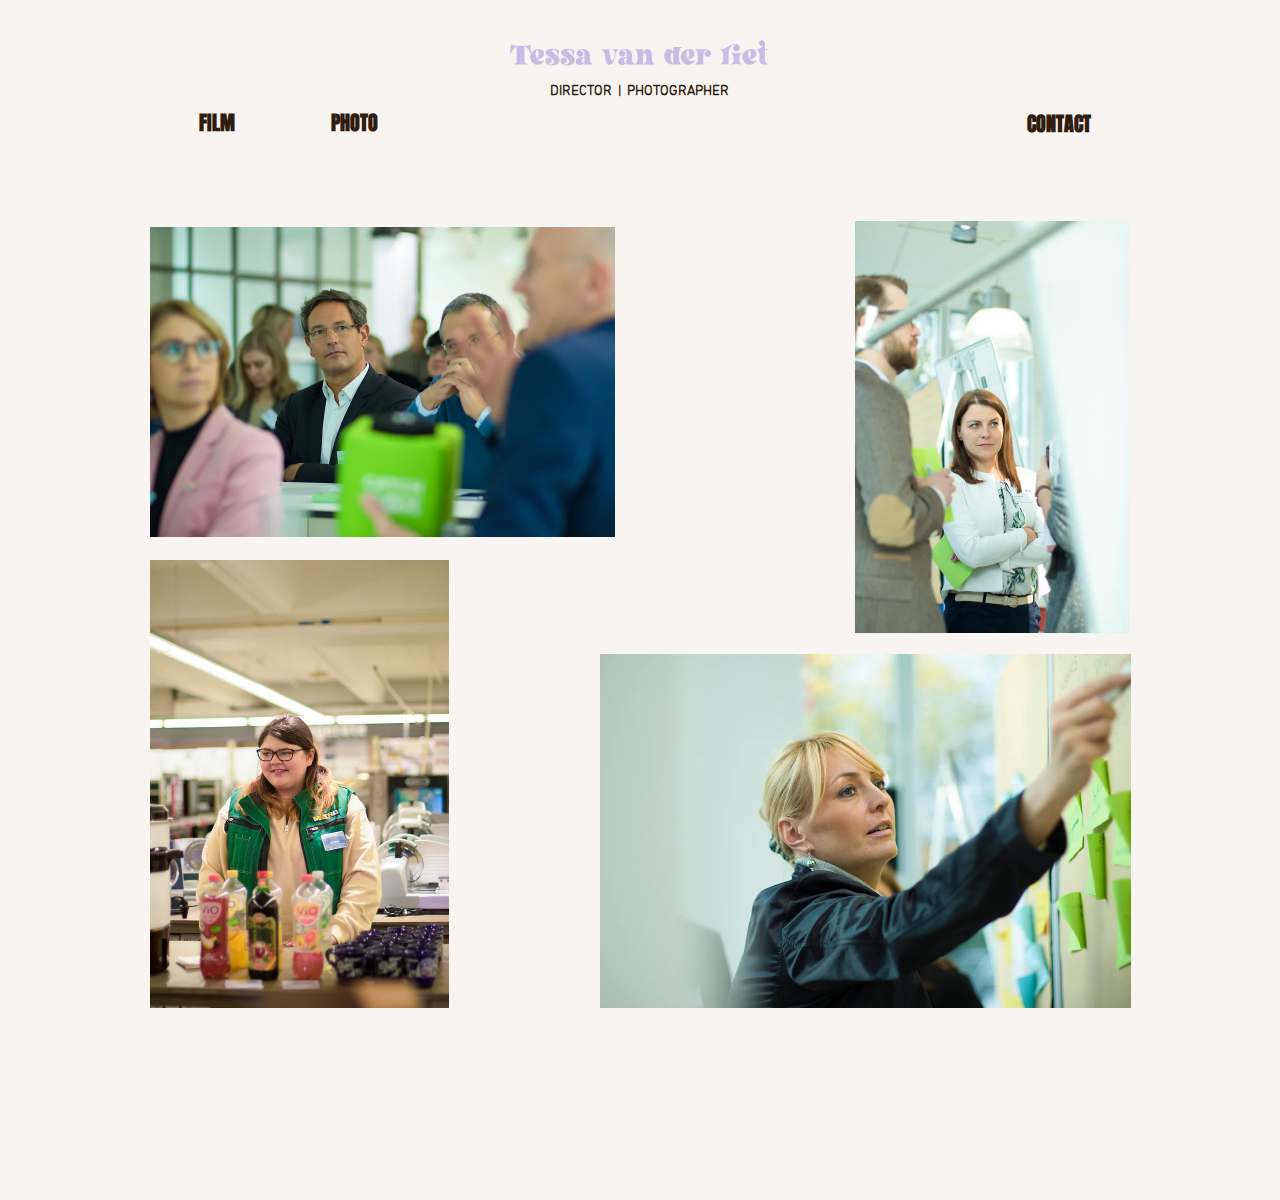
<file: corporate.html>
<!DOCTYPE html>
<html lang="nl">
<head>
  
  <meta charset='utf-8'>
  <meta name="viewport" content="width=device-width, initial-scale=1" id="spixDesktopViewport" />
  <meta http-equiv="X-UA-Compatible" content="IE=edge">
  <meta name="generator" content="spix.com Website Builder"/>

  <!-- Initial CSS -->
  <style>
    a,
    abbr,
    acronym,
    address,
    applet,
    b,
    big,
    blockquote,
    body,
    button,
    caption,
    center,
    cite,
    code,
    dd,
    del,
    dfn,
    div,
    dl,
    dt,
    em,
    fieldset,
    font,
    footer,
    form,
    h1,
    h2,
    h3,
    h4,
    h5,
    h6,
    header,
    html,
    i,
    iframe,
    img,
    ins,
    kbd,
    label,
    legend,
    li,
    nav,
    object,
    ol,
    p,
    pre,
    q,
    s,
    samp,
    section,
    small,
    span,
    strike,
    strong,
    sub,
    sup,
    table,
    tbody,
    td,
    tfoot,
    th,
    thead,
    title,
    tr,
    tt,
    u,
    ul,
    var {
      background: transparent;
      border: 0;
      margin: 0;
      outline: 0;
      padding: 0;
      vertical-align: baseline
    }
  
    body {
      font-family: Arial, Helvetica, sans-serif;
      font-size: 10px
    }
  
    input,
    select,
    textarea {
      box-sizing: border-box;
      font-family: Helvetica, Arial, sans-serif
    }
  
    ol,
    ul {
      list-style: none
    }
  
    blockquote,
    q {
      quotes: none
    }
  
    ins {
      text-decoration: none
    }
  
    del {
      text-decoration: line-through
    }
  
    table {
      border-collapse: collapse;
      border-spacing: 0
    }
  
    a {
      cursor: pointer;
      text-decoration: none
    }
  
    body,
    html {
      height: 100%
    }
  
    body {
      overflow-x: auto;
      overflow-y: scroll
    }
  
    .testStyles {
      overflow-y: hidden
    }
  
    .reset-button {
      -webkit-appearance: none;
      background: none;
      border: 0;
      color: inherit;
      font: inherit;
      line-height: normal;
      outline: 0;
      overflow: visible;
      padding: 0;
      -webkit-user-select: none;
      -moz-user-select: none;
      -ms-user-select: none
    }
  
    :focus {
      outline: none
    }
  
    body.device-mobile-optimized {
      overflow-x: hidden;
      overflow-y: scroll
    }
  
    body.device-mobile-optimized:not(.responsive) #SITE_CONTAINER {
      margin-left: auto;
      margin-right: auto;
      overflow-x: visible;
      position: relative;
      width: 320px
    }
  
    body.device-mobile-optimized:not(.responsive):not(.blockSiteScrolling) #SITE_CONTAINER {
      margin-top: 0
    }
  
    body.device-mobile-optimized>* {
      max-width: 100% !important
    }
  
    body.device-mobile-optimized #site-root {
      overflow-x: hidden;
      overflow-y: hidden
    }
  
    @supports(overflow:clip) {
      body.device-mobile-optimized.dont-overflow-hidden-site-root #site-root {
        overflow-x: clip;
        overflow-y: clip
      }
    }
  
    body.device-mobile-non-optimized #SITE_CONTAINER #site-root {
      overflow-x: hidden;
      overflow-y: auto
    }
  
    body.device-mobile-non-optimized.fullScreenMode {
      background-color: #5f6360
    }
  
    body.device-mobile-non-optimized.fullScreenMode #MOBILE_ACTIONS_MENU,
    body.device-mobile-non-optimized.fullScreenMode #SITE_BACKGROUND,
    body.device-mobile-non-optimized.fullScreenMode #site-root,
    body.fullScreenMode #spix_ADS {
      visibility: hidden
    }
  
    body.fullScreenMode {
      overflow-x: hidden !important;
      overflow-y: hidden !important
    }
  
    body.fullScreenMode.device-mobile-optimized #TINY_MENU {
      opacity: 0;
      pointer-events: none
    }
  
    body.fullScreenMode-scrollable.device-mobile-optimized {
      overflow-x: hidden !important;
      overflow-y: auto !important
    }
  
    body.fullScreenMode-scrollable.device-mobile-optimized #masterPage,
    body.fullScreenMode-scrollable.device-mobile-optimized #site-root {
      overflow-x: hidden !important;
      overflow-y: hidden !important
    }
  
    body.fullScreenMode-scrollable.device-mobile-optimized #SITE_BACKGROUND,
    body.fullScreenMode-scrollable.device-mobile-optimized #masterPage {
      height: auto !important
    }
  
    body.fullScreenMode-scrollable.device-mobile-optimized #masterPage.mesh-layout {
      height: 0 !important
    }
  
    body.blockSiteScrolling {
      overflow: hidden;
      position: fixed;
      width: 100%
    }
  
    body.blockSiteScrolling #SITE_CONTAINER {
      margin-top: calc(var(--blocked-site-scroll-margin-top)*-1)
    }
  
    body.blockSiteScrolling:not(.responsive) #spix_ADS {
      margin-top: var(--blocked-site-scroll-margin-top)
    }
  
    .fullScreenOverlay {
      bottom: 0;
      display: flex;
      justify-content: center;
      left: 0;
      overflow-y: hidden;
      position: fixed;
      right: 0;
      top: -60px;
      z-index: 1005
    }
  
    .fullScreenOverlay>.fullScreenOverlayContent {
      bottom: 0;
      left: 0;
      margin: 0 auto;
      overflow: hidden;
      position: absolute;
      right: 0;
      top: 60px;
      transform: translateZ(0)
    }
  
    [data-mesh-id$=centeredContent],
    [data-mesh-id$=form],
    [data-mesh-id$=inlineContent] {
      pointer-events: none;
      position: relative
    }
  
    [data-mesh-id$=-gridWrapper],
    [data-mesh-id$=-rotated-wrapper] {
      pointer-events: none
    }
  
    [data-mesh-id$=-gridContainer]>*,
    [data-mesh-id$=-rotated-wrapper]>*,
    [data-mesh-id$=inlineContent]>:not([data-mesh-id$=-gridContainer]) {
      pointer-events: auto
    }
  
    .device-mobile-optimized #masterPage.mesh-layout #SOSP_CONTAINER_CUSTOM_ID {
      grid-area: 2/1/3/2;
      -ms-grid-row: 2;
      position: relative
    }
  
    #masterPage.mesh-layout {
      -ms-grid-rows: max-content max-content min-content max-content;
      -ms-grid-columns: 100%;
      align-items: start;
      display: -ms-grid;
      display: grid;
      grid-template-columns: 100%;
      grid-template-rows: max-content max-content min-content max-content;
      justify-content: stretch
    }
  
    #masterPage.mesh-layout #PAGES_CONTAINER,
    #masterPage.mesh-layout #SITE_FOOTER-placeholder,
    #masterPage.mesh-layout #SITE_FOOTER_WRAPPER,
    #masterPage.mesh-layout #SITE_HEADER-placeholder,
    #masterPage.mesh-layout #SITE_HEADER_WRAPPER,
    #masterPage.mesh-layout #SOSP_CONTAINER_CUSTOM_ID[data-state~=mobileView],
    #masterPage.mesh-layout #soapAfterPagesContainer,
    #masterPage.mesh-layout #soapBeforePagesContainer {
      -ms-grid-row-align: start;
      -ms-grid-column-align: start;
      -ms-grid-column: 1
    }
  
    #masterPage.mesh-layout #SITE_HEADER-placeholder,
    #masterPage.mesh-layout #SITE_HEADER_WRAPPER {
      grid-area: 1/1/2/2;
      -ms-grid-row: 1
    }
  
    #masterPage.mesh-layout #PAGES_CONTAINER,
    #masterPage.mesh-layout #soapAfterPagesContainer,
    #masterPage.mesh-layout #soapBeforePagesContainer {
      grid-area: 3/1/4/2;
      -ms-grid-row: 3
    }
  
    #masterPage.mesh-layout #soapAfterPagesContainer,
    #masterPage.mesh-layout #soapBeforePagesContainer {
      width: 100%
    }
  
    #masterPage.mesh-layout #PAGES_CONTAINER {
      align-self: stretch
    }
  
    #masterPage.mesh-layout main#PAGES_CONTAINER {
      display: block
    }
  
    #masterPage.mesh-layout #SITE_FOOTER-placeholder,
    #masterPage.mesh-layout #SITE_FOOTER_WRAPPER {
      grid-area: 4/1/5/2;
      -ms-grid-row: 4
    }
  
    #masterPage.mesh-layout #SITE_PAGES,
    #masterPage.mesh-layout [data-mesh-id=PAGES_CONTAINERcenteredContent],
    #masterPage.mesh-layout [data-mesh-id=PAGES_CONTAINERinlineContent] {
      height: 100%
    }
  
    #masterPage.mesh-layout.desktop>* {
      width: 100%
    }
  
    #masterPage.mesh-layout #PAGES_CONTAINER,
    #masterPage.mesh-layout #SITE_FOOTER,
    #masterPage.mesh-layout #SITE_FOOTER_WRAPPER,
    #masterPage.mesh-layout #SITE_HEADER,
    #masterPage.mesh-layout #SITE_HEADER_WRAPPER,
    #masterPage.mesh-layout #SITE_PAGES,
    #masterPage.mesh-layout #masterPageinlineContent,
    #site-root {
      position: relative
    }
  
    #site-root {
      margin: 0 auto;
      min-height: 100%;
      top: var(--spix-ads-top-height)
    }
  
    #site-root img:not([src]) {
      visibility: hidden
    }
  
    #site-root svg img:not([src]) {
      visibility: visible
    }
  
    body:not(.responsive) #site-root {
      min-width: var(--site-width);
      width: 100%
    }
  
    #SITE_CONTAINER {
      position: relative
    }
  
    .auto-generated-link {
      color: inherit
    }
  
    body:not([data-js-loaded]) [data-hide-prejs] {
      visibility: hidden
    }
  
    #SCROLL_TO_BOTTOM,
    #SCROLL_TO_TOP {
      height: 0
    }
  
    .has-click-trigger {
      cursor: pointer
    }
  
    [data-z-counter] {
      z-index: 0
    }
  
    [data-z-counter="0"] {
      z-index: auto
    }
  
    .spixSiteProperties {
      -webkit-font-smoothing: antialiased;
      -moz-osx-font-smoothing: grayscale
    }
  </style>

  
<!-- render-head end -->
<!--render body head beginning-->

<style>
  .YzqVVZ {
    overflow: visible;
    position: relative
  }

  .mwF7X1 {
    -webkit-backface-visibility: hidden;
    backface-visibility: hidden
  }

  .YGilLk {
    cursor: pointer
  }

  .HlRz5e {
    display: block;
    height: 100%;
    width: 100%
  }

  .HlRz5e img {
    max-width: var(--spix-img-max-width, 100%)
  }

  .HlRz5e[data-animate-blur] img {
    filter: blur(9px);
    transition: filter .8s ease-in
  }

  .HlRz5e[data-animate-blur] img[data-load-done] {
    filter: none
  }

  .I5zqsT {
    display: block
  }

  .I5zqsT,
  .MW5IWV {
    height: 100%;
    width: 100%
  }

  .MW5IWV {
    left: 0;
    -webkit-mask-image: var(--mask-image, none);
    mask-image: var(--mask-image, none);
    -webkit-mask-position: var(--mask-position, 0);
    mask-position: var(--mask-position, 0);
    -webkit-mask-repeat: var(--mask-repeat, no-repeat);
    mask-repeat: var(--mask-repeat, no-repeat);
    -webkit-mask-size: var(--mask-size, 100%);
    mask-size: var(--mask-size, 100%);
    overflow: hidden;
    pointer-events: var(--fill-layer-background-media-pointer-events);
    position: absolute;
    top: 0
  }

  .MW5IWV.N3eg0s {
    clip: rect(0, auto, auto, 0)
  }

  .MW5IWV .Kv1aVt {
    height: 100%;
    position: absolute;
    top: 0;
    width: 100%
  }

  .MW5IWV .dLPlxY {
    height: var(--fill-layer-image-height, 100%);
    opacity: var(--fill-layer-image-opacity)
  }

  .MW5IWV .dLPlxY img {
    height: 100%;
    width: 100%
  }

  @supports(-webkit-hyphens:none) {
    .MW5IWV.N3eg0s {
      clip: auto;
      -webkit-clip-path: inset(0)
    }
  }

  .VgO9Yg {
    height: 100%
  }

  .LWbAav {
    background-color: var(--bg-overlay-color);
    background-image: var(--bg-gradient)
  }

  .K_YxMd,
  .yK6aSC {
    opacity: var(--fill-layer-video-opacity)
  }

  .NGjcJN {
    bottom: var(--media-padding-bottom);
    height: var(--media-padding-height);
    position: absolute;
    top: var(--media-padding-top);
    width: 100%
  }

  .mNGsUM {
    transform: scale(var(--scale, 1));
    transition: var(--transform-duration, transform 0s)
  }

  .K_YxMd {
    height: 100%;
    position: relative;
    width: 100%
  }

  .bX9O_S {
    -webkit-clip-path: var(--fill-layer-clip);
    clip-path: var(--fill-layer-clip)
  }

  .Z_wCwr,
  .bX9O_S {
    position: absolute;
    top: 0
  }

  .Jxk_UL img,
  .Z_wCwr,
  .bX9O_S {
    height: 100%;
    width: 100%
  }

  .K8MSra {
    opacity: 0
  }

  .K8MSra,
  .YTb3b4 {
    position: absolute;
    top: 0
  }

  .YTb3b4 {
    height: 0;
    left: 0;
    overflow: hidden;
    width: 0
  }

  .SUz0WK {
    left: 0;
    pointer-events: var(--fill-layer-background-media-pointer-events);
    position: var(--fill-layer-background-media-position)
  }

  .FNxOn5,
  .SUz0WK,
  .m4khSP {
    height: 100%;
    top: 0;
    width: 100%
  }

  .FNxOn5 {
    position: absolute
  }

  .m4khSP {
    background-color: var(--fill-layer-background-overlay-color);
    opacity: var(--fill-layer-background-overlay-blend-opacity-fallback, 1);
    position: var(--fill-layer-background-overlay-position);
    transform: var(--fill-layer-background-overlay-transform)
  }

  @supports(mix-blend-mode:overlay) {
    .m4khSP {
      mix-blend-mode: var(--fill-layer-background-overlay-blend-mode);
      opacity: var(--fill-layer-background-overlay-blend-opacity, 1)
    }
  }

  ._C0cVf {
    bottom: 0;
    left: 0;
    position: absolute;
    right: 0;
    top: 0;
    width: 100%
  }

  .hFwGTD {
    transform: translateY(-100%);
    transition: .2s ease-in
  }

  .IQgXoP {
    transition: .2s
  }

  .Nr3Nid {
    opacity: 0;
    transition: .2s ease-in
  }

  .Nr3Nid.l4oO6c {
    z-index: -1 !important
  }

  .iQuoC4 {
    opacity: 1;
    transition: .2s
  }

  .CJF7A2 {
    height: auto
  }

  .CJF7A2,
  .U4Bvut {
    position: relative;
    width: 100%
  }

  :host(:not(.device-mobile-optimized)) .G5K6X8,
  body:not(.device-mobile-optimized) .G5K6X8 {
    margin-left: calc((100% - var(--site-width))/2);
    width: var(--site-width)
  }

  .xU8fqS[data-focuscycled=active] {
    outline: 1px solid transparent
  }

  .xU8fqS[data-focuscycled=active]:not(:focus-within) {
    outline: 2px solid transparent;
    transition: outline .01s ease
  }

  .xU8fqS ._4XcTfy {
    background-color: var(--screenwidth-corvid-background-color, rgba(var(--bg, var(--color_11)), var(--alpha-bg, 1)));
    border-bottom: var(--brwb, 0) solid var(--screenwidth-corvid-border-color, rgba(var(--brd, var(--color_15)), var(--alpha-brd, 1)));
    border-top: var(--brwt, 0) solid var(--screenwidth-corvid-border-color, rgba(var(--brd, var(--color_15)), var(--alpha-brd, 1)));
    bottom: 0;
    box-shadow: var(--shd, 0 0 5px rgba(0, 0, 0, .7));
    left: 0;
    position: absolute;
    right: 0;
    top: 0
  }

  .xU8fqS .gUbusX {
    background-color: rgba(var(--bgctr, var(--color_11)), var(--alpha-bgctr, 1));
    border-radius: var(--rd, 0);
    bottom: var(--brwb, 0);
    top: var(--brwt, 0)
  }

  .xU8fqS .G5K6X8,
  .xU8fqS .gUbusX {
    left: 0;
    position: absolute;
    right: 0
  }

  .xU8fqS .G5K6X8 {
    bottom: 0;
    top: 0
  }

  :host(.device-mobile-optimized) .xU8fqS .G5K6X8,
  body.device-mobile-optimized .xU8fqS .G5K6X8 {
    left: 10px;
    right: 10px
  }

  .SPY_vo {
    pointer-events: none
  }

  .BmZ5pC {
    height: 100%;
    min-height: calc(100vh - var(--spix-ads-height));
    min-width: var(--site-width);
    position: var(--bg-position);
    top: var(--spix-ads-height);
    width: 100%
  }

  .zKbzSQ {
    touch-action: manipulation
  }

  .kuTaGy {
    align-items: center;
    box-sizing: border-box;
    display: flex;
    justify-content: var(--label-align);
    min-width: 100%;
    text-align: initial;
    width: -moz-max-content;
    width: max-content
  }

  .kuTaGy:before {
    max-width: var(--margin-left, 0)
  }

  .kuTaGy:after,
  .kuTaGy:before {
    align-self: stretch;
    content: "";
    flex-grow: 1
  }

  .kuTaGy:after {
    max-width: var(--margin-right, 0)
  }

  .R6ex7N {
    height: 100%
  }

  .R6ex7N .kuTaGy {
    border-radius: var(--corvid-border-radius, var(--rd, 0));
    bottom: 0;
    box-shadow: var(--shd, 0 1px 4px rgba(0, 0, 0, .6));
    left: 0;
    position: absolute;
    right: 0;
    top: 0;
    transition: var(--trans1, border-color .4s ease 0s, background-color .4s ease 0s)
  }

  .R6ex7N .kuTaGy:link,
  .R6ex7N .kuTaGy:visited {
    border-color: transparent
  }

  .R6ex7N .M3I7Z2 {
    color: var(--corvid-color, rgb(var(--txt, var(--color_15))));
    font: var(--fnt, var(--font_5));
    margin: 0;
    position: relative;
    transition: var(--trans2, color .4s ease 0s);
    white-space: nowrap
  }

  .R6ex7N[aria-disabled=false] .kuTaGy {
    background-color: var(--corvid-background-color, rgba(var(--bg, var(--color_17)), var(--alpha-bg, 1)));
    border: solid var(--corvid-border-color, rgba(var(--brd, var(--color_15)), var(--alpha-brd, 1))) var(--corvid-border-width, var(--brw, 0));
    cursor: pointer !important
  }

  :host(.device-mobile-optimized) .R6ex7N[aria-disabled=false]:active .kuTaGy,
  body.device-mobile-optimized .R6ex7N[aria-disabled=false]:active .kuTaGy {
    background-color: rgba(var(--bgh, var(--color_18)), var(--alpha-bgh, 1));
    border-color: rgba(var(--brdh, var(--color_15)), var(--alpha-brdh, 1))
  }

  :host(.device-mobile-optimized) .R6ex7N[aria-disabled=false]:active .M3I7Z2,
  body.device-mobile-optimized .R6ex7N[aria-disabled=false]:active .M3I7Z2 {
    color: rgb(var(--txth, var(--color_15)))
  }

  :host(:not(.device-mobile-optimized)) .R6ex7N[aria-disabled=false]:hover .kuTaGy,
  body:not(.device-mobile-optimized) .R6ex7N[aria-disabled=false]:hover .kuTaGy {
    background-color: rgba(var(--bgh, var(--color_18)), var(--alpha-bgh, 1));
    border-color: rgba(var(--brdh, var(--color_15)), var(--alpha-brdh, 1))
  }

  :host(:not(.device-mobile-optimized)) .R6ex7N[aria-disabled=false]:hover .M3I7Z2,
  body:not(.device-mobile-optimized) .R6ex7N[aria-disabled=false]:hover .M3I7Z2 {
    color: rgb(var(--txth, var(--color_15)))
  }

  .R6ex7N[aria-disabled=true] .kuTaGy {
    background-color: rgba(var(--bgd, 204, 204, 204), var(--alpha-bgd, 1));
    border-color: rgba(var(--brdd, 204, 204, 204), var(--alpha-brdd, 1));
    border-style: solid;
    border-width: var(--corvid-border-width, var(--brw, 0))
  }

  .R6ex7N[aria-disabled=true] .M3I7Z2 {
    color: rgb(var(--txtd, 255, 255, 255))
  }

  .U2uNPe {
    align-items: center;
    box-sizing: border-box;
    display: flex;
    justify-content: var(--label-align);
    min-width: 100%;
    text-align: initial;
    width: -moz-max-content;
    width: max-content
  }

  .U2uNPe:before {
    max-width: var(--margin-left, 0)
  }

  .U2uNPe:after,
  .U2uNPe:before {
    align-self: stretch;
    content: "";
    flex-grow: 1
  }

  .U2uNPe:after {
    max-width: var(--margin-right, 0)
  }

  .S3GIZZ[aria-disabled=false] .U2uNPe {
    cursor: pointer
  }

  :host(.device-mobile-optimized) .S3GIZZ[aria-disabled=false]:active .CQ3ICl,
  body.device-mobile-optimized .S3GIZZ[aria-disabled=false]:active .CQ3ICl {
    color: rgb(var(--txth, var(--color_15)));
    transition: var(--trans, color .4s ease 0s)
  }

  :host(:not(.device-mobile-optimized)) .S3GIZZ[aria-disabled=false]:hover .CQ3ICl,
  body:not(.device-mobile-optimized) .S3GIZZ[aria-disabled=false]:hover .CQ3ICl {
    color: rgb(var(--txth, var(--color_15)));
    transition: var(--trans, color .4s ease 0s)
  }

  .S3GIZZ .U2uNPe {
    bottom: 0;
    left: 0;
    position: absolute;
    right: 0;
    top: 0
  }

  .S3GIZZ .CQ3ICl {
    color: var(--corvid-color, rgb(var(--txt, var(--color_15))));
    font: var(--fnt, var(--font_5));
    transition: var(--trans, color .4s ease 0s);
    white-space: nowrap
  }

  .S3GIZZ[aria-disabled=true] .CQ3ICl {
    color: rgb(var(--txtd, 255, 255, 255))
  }

  :host(:not(.device-mobile-optimized)) .Lw0u6i,
  body:not(.device-mobile-optimized) .Lw0u6i {
    --display: flex;
    display: var(--display)
  }

  :host(:not(.device-mobile-optimized)) .So7Ias,
  body:not(.device-mobile-optimized) .So7Ias {
    display: flex;
    margin: 0 auto;
    position: relative;
    width: calc(100% - var(--padding)*2)
  }

  :host(:not(.device-mobile-optimized)) .So7Ias>*,
  body:not(.device-mobile-optimized) .So7Ias>* {
    flex: var(--column-flex) 1 0%;
    left: 0;
    margin-bottom: var(--padding);
    margin-left: var(--margin);
    margin-top: var(--padding);
    min-width: 0;
    position: relative;
    top: 0
  }

  :host(:not(.device-mobile-optimized)) .So7Ias>:first-child,
  body:not(.device-mobile-optimized) .So7Ias>:first-child {
    margin-left: 0
  }

  :host(.device-mobile-optimized) .So7Ias,
  body.device-mobile-optimized .So7Ias {
    display: block;
    padding: var(--padding) 0;
    position: relative
  }

  :host(.device-mobile-optimized) .So7Ias>*,
  body.device-mobile-optimized .So7Ias>* {
    margin-bottom: var(--margin);
    position: relative
  }

  :host(.device-mobile-optimized) .So7Ias>:first-child,
  body.device-mobile-optimized .So7Ias>:first-child {
    margin-top: var(--firstChildMarginTop, 0)
  }

  :host(.device-mobile-optimized) .So7Ias>:last-child,
  body.device-mobile-optimized .So7Ias>:last-child {
    margin-bottom: var(--lastChildMarginBottom, var(--margin))
  }

  .qby0Dy {
    -webkit-backface-visibility: hidden;
    backface-visibility: hidden
  }

  .dkukWC {
    --divider-pin-height__: min(1, calc(var(--divider-layers-pin-factor__) + 1));
    --divider-pin-layer-height__: var(--divider-layers-pin-factor__);
    --divider-pin-border__: min(1, calc(var(--divider-layers-pin-factor__) / -1 + 1));
    height: calc(var(--divider-height__) + var(--divider-pin-height__)*var(--divider-layers-size__)*var(--divider-layers-y__))
  }

  .dkukWC,
  .dkukWC .FRCqDF {
    left: 0;
    position: absolute;
    width: 100%
  }

  .dkukWC .FRCqDF {
    --divider-layer-i__: var(--divider-layer-i, 0);
    background-position: left calc(50% + var(--divider-offset-x__) + var(--divider-layers-x__)*var(--divider-layer-i__)) bottom;
    background-repeat: repeat-x;
    border-bottom-style: solid;
    border-bottom-width: calc(var(--divider-pin-border__)*var(--divider-layer-i__)*var(--divider-layers-y__));
    height: calc(var(--divider-height__) + var(--divider-pin-layer-height__)*var(--divider-layer-i__)*var(--divider-layers-y__));
    opacity: calc(1 - var(--divider-layer-i__)/(var(--divider-layer-i__) + 1))
  }

  .xnZvZH {
    --divider-height__: var(--divider-top-height, auto);
    --divider-offset-x__: var(--divider-top-offset-x, 0px);
    --divider-layers-size__: var(--divider-top-layers-size, 0);
    --divider-layers-y__: var(--divider-top-layers-y, 0px);
    --divider-layers-x__: var(--divider-top-layers-x, 0px);
    --divider-layers-pin-factor__: var(--divider-top-layers-pin-factor, 0);
    border-top: var(--divider-top-padding, 0) solid var(--divider-top-color, currentColor);
    opacity: var(--divider-top-opacity, 1);
    top: 0;
    transform: var(--divider-top-flip, scaleY(-1))
  }

  .xnZvZH .FRCqDF {
    background-image: var(--divider-top-image, none);
    background-size: var(--divider-top-size, contain);
    border-color: var(--divider-top-color, currentColor);
    bottom: 0;
    filter: var(--divider-top-filter, none)
  }

  .MBOSCN {
    --divider-height__: var(--divider-bottom-height, auto);
    --divider-offset-x__: var(--divider-bottom-offset-x, 0px);
    --divider-layers-size__: var(--divider-bottom-layers-size, 0);
    --divider-layers-y__: var(--divider-bottom-layers-y, 0px);
    --divider-layers-x__: var(--divider-bottom-layers-x, 0px);
    --divider-layers-pin-factor__: var(--divider-bottom-layers-pin-factor, 0);
    border-bottom: var(--divider-bottom-padding, 0) solid var(--divider-bottom-color, currentColor);
    bottom: 0;
    opacity: var(--divider-bottom-opacity, 1);
    transform: var(--divider-bottom-flip, none)
  }

  .MBOSCN .FRCqDF {
    background-image: var(--divider-bottom-image, none);
    background-size: var(--divider-bottom-size, contain);
    border-color: var(--divider-bottom-color, currentColor);
    bottom: 0;
    filter: var(--divider-bottom-filter, none)
  }

  .nTOEE9 {
    height: 100%;
    overflow: hidden;
    width: 100%
  }

  .nTOEE9.sqUyGm:hover {
    cursor: url([data-uri]), auto
  }

  .nTOEE9.C_JY0G:hover {
    cursor: url([data-uri]), auto
  }

  .rYiAuL {
    cursor: pointer
  }

  .gSXewE {
    height: 0;
    left: 0;
    overflow: hidden;
    position: absolute;
    top: 0;
    width: 0
  }

  .j7pOnl {
    box-sizing: border-box;
    height: 100%;
    width: 100%
  }

  .BI8PVQ {
    min-height: var(--image-min-height);
    min-width: var(--image-min-width)
  }

  .BI8PVQ img {
    filter: var(--filter-effect-svg-url);
    -webkit-mask-image: var(--mask-image, none);
    mask-image: var(--mask-image, none);
    -webkit-mask-position: var(--mask-position, 0);
    mask-position: var(--mask-position, 0);
    -webkit-mask-repeat: var(--mask-repeat, no-repeat);
    mask-repeat: var(--mask-repeat, no-repeat);
    -webkit-mask-size: var(--mask-size, 100% 100%);
    mask-size: var(--mask-size, 100% 100%);
    -o-object-position: var(--object-position);
    object-position: var(--object-position)
  }

  .MazNVa {
    left: var(--left, auto);
    position: var(--position-fixed, static);
    top: var(--top, auto);
    z-index: var(--z-index, auto)
  }

  .MazNVa .BI8PVQ img {
    box-shadow: 0 0 0 #000;
    position: static;
    -webkit-user-select: none;
    -moz-user-select: none;
    -ms-user-select: none;
    user-select: none
  }

  .MazNVa .j7pOnl {
    display: block;
    overflow: hidden
  }

  .MazNVa .BI8PVQ {
    overflow: hidden
  }

  .c7cMWz {
    bottom: 0;
    left: 0;
    position: absolute;
    right: 0;
    top: 0
  }

  .FVGvCX {
    height: auto;
    position: relative;
    width: 100%
  }

  body:not(.responsive) .zK7MhX {
    align-self: start;
    grid-area: 1/1/1/1;
    height: 100%;
    justify-self: stretch;
    left: 0;
    position: relative
  }

  :host(:not(.device-mobile-optimized)) .c7cMWz,
  body:not(.device-mobile-optimized) .c7cMWz {
    margin-left: calc((100% - var(--site-width))/2);
    width: var(--site-width)
  }

  .fEm0Bo .c7cMWz {
    background-color: rgba(var(--bg, var(--color_11)), var(--alpha-bg, 1));
    overflow: hidden
  }

  :host(.device-mobile-optimized) .c7cMWz,
  body.device-mobile-optimized .c7cMWz {
    left: 10px;
    right: 10px
  }

  .PFkO7r {
    bottom: 0;
    left: 0;
    position: absolute;
    right: 0;
    top: 0
  }

  .HT5ybB {
    height: auto;
    position: relative;
    width: 100%
  }

  body:not(.responsive) .dBAkHi {
    align-self: start;
    grid-area: 1/1/1/1;
    height: 100%;
    justify-self: stretch;
    left: 0;
    position: relative
  }

  :host(:not(.device-mobile-optimized)) .PFkO7r,
  body:not(.device-mobile-optimized) .PFkO7r {
    margin-left: calc((100% - var(--site-width))/2);
    width: var(--site-width)
  }

  :host(.device-mobile-optimized) .PFkO7r,
  body.device-mobile-optimized .PFkO7r {
    left: 10px;
    right: 10px
  }
</style>
<style>
  .StylableButton2545352419__root {
    -archetype: box;
    border: none;
    box-sizing: border-box;
    cursor: pointer;
    display: block;
    height: 100%;
    min-height: 10px;
    min-width: 10px;
    padding: 0;
    touch-action: manipulation;
    width: 100%
  }

  .StylableButton2545352419__root[disabled] {
    pointer-events: none
  }

  .StylableButton2545352419__root.StylableButton2545352419--hasBackgroundColor {
    background-color: var(--corvid-background-color) !important
  }

  .StylableButton2545352419__root.StylableButton2545352419--hasBorderColor {
    border-color: var(--corvid-border-color) !important
  }

  .StylableButton2545352419__root.StylableButton2545352419--hasBorderRadius {
    border-radius: var(--corvid-border-radius) !important
  }

  .StylableButton2545352419__root.StylableButton2545352419--hasBorderWidth {
    border-width: var(--corvid-border-width) !important
  }

  .StylableButton2545352419__root.StylableButton2545352419--hasColor,
  .StylableButton2545352419__root.StylableButton2545352419--hasColor .StylableButton2545352419__label {
    color: var(--corvid-color) !important
  }

  .StylableButton2545352419__link {
    -archetype: box;
    box-sizing: border-box;
    color: #000;
    text-decoration: none
  }

  .StylableButton2545352419__container {
    align-items: center;
    display: flex;
    flex-basis: auto;
    flex-direction: row;
    flex-grow: 1;
    height: 100%;
    justify-content: center;
    overflow: hidden;
    transition: all .2s ease, visibility 0s;
    width: 100%
  }

  .StylableButton2545352419__label {
    -archetype: text;
    -controller-part-type: LayoutChildDisplayDropdown, LayoutFlexChildSpacing(first);
    max-width: 100%;
    min-width: 1.8em;
    overflow: hidden;
    text-align: center;
    text-overflow: ellipsis;
    transition: inherit;
    white-space: nowrap
  }

  .StylableButton2545352419__root.StylableButton2545352419--isMaxContent .StylableButton2545352419__label {
    text-overflow: unset
  }

  .StylableButton2545352419__root.StylableButton2545352419--isWrapText .StylableButton2545352419__label {
    min-width: 10px;
    overflow-wrap: break-word;
    white-space: break-spaces;
    word-break: break-word
  }

  .StylableButton2545352419__icon {
    -archetype: icon;
    -controller-part-type: LayoutChildDisplayDropdown, LayoutFlexChildSpacing(last);
    flex-shrink: 0;
    height: 50px;
    min-width: 1px;
    transition: inherit
  }

  .StylableButton2545352419__icon.StylableButton2545352419--override {
    display: block !important
  }

  .StylableButton2545352419__icon svg,
  .StylableButton2545352419__icon>div {
    display: flex;
    height: inherit;
    width: inherit
  }

  .Vd6aQZ {
    overflow: hidden;
    padding: 0;
    pointer-events: none;
    white-space: nowrap
  }

  .mHZSwn {
    display: none
  }

  .nDEeB0 {
    cursor: pointer
  }

  .lvxhkV {
    bottom: 0;
    left: 0;
    position: absolute;
    right: 0;
    top: 0;
    width: 100%
  }

  .QJjwEo {
    transform: translateY(-100%);
    transition: .2s ease-in
  }

  .kdBXfh {
    transition: .2s
  }

  .MP52zt {
    opacity: 0;
    transition: .2s ease-in
  }

  .MP52zt.Bhu9m5 {
    z-index: -1 !important
  }

  .LVP8Wf {
    opacity: 1;
    transition: .2s
  }

  .VrZrC0 {
    height: auto
  }

  .VrZrC0,
  .cKxVkc {
    position: relative;
    width: 100%
  }

  :host(:not(.device-mobile-optimized)) .vlM3HR,
  body:not(.device-mobile-optimized) .vlM3HR {
    margin-left: calc((100% - var(--site-width))/2);
    width: var(--site-width)
  }

  .AT7o0U[data-focuscycled=active] {
    outline: 1px solid transparent
  }

  .AT7o0U[data-focuscycled=active]:not(:focus-within) {
    outline: 2px solid transparent;
    transition: outline .01s ease
  }

  .AT7o0U .vlM3HR {
    bottom: 0;
    left: 0;
    position: absolute;
    right: 0;
    top: 0
  }

  .HlRz5e {
    display: block;
    height: 100%;
    width: 100%
  }

  .HlRz5e img {
    max-width: var(--spix-img-max-width, 100%)
  }

  .HlRz5e[data-animate-blur] img {
    filter: blur(9px);
    transition: filter .8s ease-in
  }

  .HlRz5e[data-animate-blur] img[data-load-done] {
    filter: none
  }

  .I5zqsT {
    display: block;
    height: 100%;
    width: 100%
  }

  .WzbAF8 .mpGTIt .O6KwRn {
    display: var(--item-display);
    height: var(--item-size);
    margin: var(--item-margin);
    width: var(--item-size)
  }

  .WzbAF8 .mpGTIt .O6KwRn:last-child {
    margin: 0
  }

  .WzbAF8 .mpGTIt .O6KwRn .oRtuWN {
    display: block
  }

  .WzbAF8 .mpGTIt .O6KwRn .oRtuWN .YaS0jR {
    height: var(--item-size);
    width: var(--item-size)
  }

  .WzbAF8 .mpGTIt {
    height: 100%;
    position: absolute;
    white-space: nowrap;
    width: 100%
  }

  :host(.device-mobile-optimized) .WzbAF8 .mpGTIt,
  body.device-mobile-optimized .WzbAF8 .mpGTIt {
    white-space: normal
  }

  .sNF2R0 {
    opacity: 0
  }

  .hLoBV3 {
    transition: opacity var(--transition-duration) cubic-bezier(.37, 0, .63, 1)
  }

  .Rdf41z,
  .hLoBV3 {
    opacity: 1
  }

  .ftlZWo {
    transition: opacity var(--transition-duration) cubic-bezier(.37, 0, .63, 1)
  }

  .ATGlOr,
  .ftlZWo {
    opacity: 0
  }

  .KQSXD0 {
    transition: opacity var(--transition-duration) cubic-bezier(.64, 0, .78, 0)
  }

  .KQSXD0,
  .pagQKE {
    opacity: 1
  }

  ._6zG5H {
    opacity: 0;
    transition: opacity var(--transition-duration) cubic-bezier(.22, 1, .36, 1)
  }

  .BB49uC {
    transform: translateX(100%)
  }

  .j9xE1V {
    transition: transform var(--transition-duration) cubic-bezier(.87, 0, .13, 1)
  }

  .ICs7Rs,
  .j9xE1V {
    transform: translateX(0)
  }

  .DxijZJ {
    transition: transform var(--transition-duration) cubic-bezier(.87, 0, .13, 1)
  }

  .B5kjYq,
  .DxijZJ {
    transform: translateX(-100%)
  }

  .cJijIV {
    transition: transform var(--transition-duration) cubic-bezier(.87, 0, .13, 1)
  }

  .cJijIV,
  .hOxaWM {
    transform: translateX(0)
  }

  .T9p3fN {
    transform: translateX(100%);
    transition: transform var(--transition-duration) cubic-bezier(.87, 0, .13, 1)
  }

  .qDxYJm {
    transform: translateY(100%)
  }

  .aA9V0P {
    transition: transform var(--transition-duration) cubic-bezier(.87, 0, .13, 1)
  }

  .YPXPAS,
  .aA9V0P {
    transform: translateY(0)
  }

  .Xf2zsA {
    transition: transform var(--transition-duration) cubic-bezier(.87, 0, .13, 1)
  }

  .Xf2zsA,
  .y7Kt7s {
    transform: translateY(-100%)
  }

  .EeUgMu {
    transition: transform var(--transition-duration) cubic-bezier(.87, 0, .13, 1)
  }

  .EeUgMu,
  .fdHrtm {
    transform: translateY(0)
  }

  .WIFaG4 {
    transform: translateY(100%);
    transition: transform var(--transition-duration) cubic-bezier(.87, 0, .13, 1)
  }

  body:not(.responsive) .JshATs {
    overflow-x: clip
  }

  .fcNEqv {
    display: grid;
    grid-template-columns: 1fr;
    grid-template-rows: 1fr;
    height: 100%
  }

  .fcNEqv>div {
    align-self: stretch !important;
    justify-self: stretch !important
  }

  .u9k3ts {
    bottom: 0;
    left: 0;
    position: absolute;
    right: 0;
    top: 0
  }

  .WQ4fSJ {
    cursor: pointer
  }

  .aizuI7 {
    -webkit-tap-highlight-color: rgba(0, 0, 0, 0);
    fill: var(--fill);
    fill-opacity: var(--fill-opacity);
    stroke: var(--stroke);
    stroke-opacity: var(--stroke-opacity);
    stroke-width: var(--stroke-width);
    filter: var(--drop-shadow, none);
    opacity: var(--opacity);
    transform: var(--flip)
  }

  .aizuI7,
  .aizuI7 svg {
    bottom: 0;
    left: 0;
    position: absolute;
    right: 0;
    top: 0
  }

  .aizuI7 svg {
    height: var(--svg-calculated-height, 100%);
    margin: auto;
    padding: var(--svg-calculated-padding, 0);
    width: var(--svg-calculated-width, 100%)
  }

  .TcoJIb * {
    vector-effect: non-scaling-stroke
  }

  .R8rhQA svg,
  .elfY4_ svg {
    overflow: visible !important
  }

  @supports(-webkit-hyphens:none) {
    .aizuI7.elfY4_ {
      will-change: filter
    }
  }

  ol.font_100,
  ul.font_100 {
    color: #080808;
    font-family: "Arial, Helvetica, sans-serif", serif;
    font-size: 10px;
    font-style: normal;
    font-variant: normal;
    font-weight: 400;
    letter-spacing: normal;
    line-height: normal;
    margin: 0;
    text-decoration: none
  }

  ol.font_100 li,
  ul.font_100 li {
    margin-bottom: 12px
  }

  ol.spix-list-text-align,
  ul.spix-list-text-align {
    list-style-position: inside
  }

  ol.spix-list-text-align h1,
  ol.spix-list-text-align h2,
  ol.spix-list-text-align h3,
  ol.spix-list-text-align h4,
  ol.spix-list-text-align h5,
  ol.spix-list-text-align h6,
  ol.spix-list-text-align p,
  ul.spix-list-text-align h1,
  ul.spix-list-text-align h2,
  ul.spix-list-text-align h3,
  ul.spix-list-text-align h4,
  ul.spix-list-text-align h5,
  ul.spix-list-text-align h6,
  ul.spix-list-text-align p {
    display: inline
  }

  .dZ1L9N {
    cursor: pointer
  }

  .m0paWe {
    clip: rect(0 0 0 0);
    border: 0;
    height: 1px;
    margin: -1px;
    overflow: hidden;
    padding: 0;
    position: absolute;
    width: 1px
  }

  .tz5f0K [data-attr-richtext-marker=true] table {
    border-collapse: collapse;
    margin: 15px 0;
    width: 100%
  }

  .tz5f0K [data-attr-richtext-marker=true] table td {
    padding: 12px;
    position: relative
  }

  .tz5f0K [data-attr-richtext-marker=true] table td:after {
    border-bottom: 1px solid currentColor;
    border-left: 1px solid currentColor;
    bottom: 0;
    content: "";
    left: 0;
    opacity: .2;
    position: absolute;
    right: 0;
    top: 0
  }

  .tz5f0K [data-attr-richtext-marker=true] table tr td:last-child:after {
    border-right: 1px solid currentColor
  }

  .tz5f0K [data-attr-richtext-marker=true] table tr:first-child td:after {
    border-top: 1px solid currentColor
  }

  .Mpd2QF {
    min-height: var(--min-height);
    min-width: var(--min-width)
  }

  .Mpd2QF .RpJUy_ {
    word-wrap: break-word;
    height: 100%;
    overflow-wrap: break-word;
    position: relative;
    width: 100%
  }

  .Mpd2QF .RpJUy_ ul {
    list-style: disc inside
  }

  .Mpd2QF .RpJUy_ li {
    margin-bottom: 12px
  }

  .BaOVQ8 blockquote,
  .BaOVQ8 h1,
  .BaOVQ8 h2,
  .BaOVQ8 h3,
  .BaOVQ8 h4,
  .BaOVQ8 h5,
  .BaOVQ8 h6,
  .BaOVQ8 p {
    letter-spacing: normal;
    line-height: normal
  }

  .KriRUO {
    min-height: var(--min-height);
    min-width: var(--min-width)
  }

  .KriRUO .RpJUy_ {
    word-wrap: break-word;
    height: 100%;
    overflow-wrap: break-word;
    position: relative;
    width: 100%
  }

  .KriRUO .RpJUy_ ol,
  .KriRUO .RpJUy_ ul {
    letter-spacing: normal;
    line-height: normal;
    margin-left: .5em;
    padding-left: 1.3em
  }

  .KriRUO .RpJUy_ ol[dir=rtl],
  .KriRUO .RpJUy_ ul[dir=rtl] {
    margin-right: .5em;
    padding-right: 1.3em
  }

  .KriRUO .RpJUy_ ul {
    list-style-type: disc
  }

  .KriRUO .RpJUy_ ol {
    list-style-type: decimal
  }

  .KriRUO .RpJUy_ ol[dir=rtl],
  .KriRUO .RpJUy_ ul[dir=rtl] {
    margin-right: .5em;
    padding-right: 1.3em
  }

  .KriRUO .RpJUy_ ol ul,
  .KriRUO .RpJUy_ ul ul {
    line-height: normal;
    list-style-type: circle
  }

  .KriRUO .RpJUy_ ol ol ul,
  .KriRUO .RpJUy_ ol ul ul,
  .KriRUO .RpJUy_ ul ol ul,
  .KriRUO .RpJUy_ ul ul ul {
    line-height: normal;
    list-style-type: square
  }

  .KriRUO .RpJUy_ li {
    font-style: inherit;
    font-weight: inherit;
    letter-spacing: normal;
    line-height: inherit
  }

  .KriRUO .RpJUy_ h1,
  .KriRUO .RpJUy_ h2,
  .KriRUO .RpJUy_ h3,
  .KriRUO .RpJUy_ h4,
  .KriRUO .RpJUy_ h5,
  .KriRUO .RpJUy_ h6,
  .KriRUO .RpJUy_ p {
    letter-spacing: normal;
    line-height: normal;
    margin: 0
  }

  .KriRUO .RpJUy_ a {
    color: inherit
  }

  .BaOVQ8,
  .KcpHeO {
    word-wrap: break-word;
    min-height: var(--min-height);
    min-width: var(--min-width);
    overflow-wrap: break-word;
    pointer-events: none;
    text-align: start
  }

  .BaOVQ8>*,
  .KcpHeO>* {
    pointer-events: auto
  }

  .BaOVQ8 li,
  .KcpHeO li {
    font-style: inherit;
    font-weight: inherit;
    letter-spacing: normal;
    line-height: inherit
  }

  .BaOVQ8 ol,
  .BaOVQ8 ul,
  .KcpHeO ol,
  .KcpHeO ul {
    letter-spacing: normal;
    line-height: normal;
    margin-left: .5em;
    margin-right: 0;
    padding-left: 1.3em;
    padding-right: 0
  }

  .BaOVQ8 ul,
  .KcpHeO ul {
    list-style-type: disc
  }

  .BaOVQ8 ol,
  .KcpHeO ol {
    list-style-type: decimal
  }

  .BaOVQ8 ol ul,
  .BaOVQ8 ul ul,
  .KcpHeO ol ul,
  .KcpHeO ul ul {
    list-style-type: circle
  }

  .BaOVQ8 ol ol ul,
  .BaOVQ8 ol ul ul,
  .BaOVQ8 ul ol ul,
  .BaOVQ8 ul ul ul,
  .KcpHeO ol ol ul,
  .KcpHeO ol ul ul,
  .KcpHeO ul ol ul,
  .KcpHeO ul ul ul {
    list-style-type: square
  }

  .BaOVQ8 ol[dir=rtl],
  .BaOVQ8 ol[dir=rtl] ol,
  .BaOVQ8 ol[dir=rtl] ul,
  .BaOVQ8 ul[dir=rtl],
  .BaOVQ8 ul[dir=rtl] ol,
  .BaOVQ8 ul[dir=rtl] ul,
  .KcpHeO ol[dir=rtl],
  .KcpHeO ol[dir=rtl] ol,
  .KcpHeO ol[dir=rtl] ul,
  .KcpHeO ul[dir=rtl],
  .KcpHeO ul[dir=rtl] ol,
  .KcpHeO ul[dir=rtl] ul {
    margin-left: 0;
    margin-right: .5em;
    padding-left: 0;
    padding-right: 1.3em
  }

  .BaOVQ8 blockquote,
  .BaOVQ8 h1,
  .BaOVQ8 h2,
  .BaOVQ8 h3,
  .BaOVQ8 h4,
  .BaOVQ8 h5,
  .BaOVQ8 h6,
  .BaOVQ8 p,
  .KcpHeO blockquote,
  .KcpHeO h1,
  .KcpHeO h2,
  .KcpHeO h3,
  .KcpHeO h4,
  .KcpHeO h5,
  .KcpHeO h6,
  .KcpHeO p {
    margin: 0
  }

  .BaOVQ8 a,
  .KcpHeO a {
    color: inherit
  }

  .big2ZD {
    display: grid;
    grid-template-columns: 1fr;
    grid-template-rows: 1fr;
    height: calc(100% - var(--spix-ads-height));
    left: 0;
    margin-top: var(--spix-ads-height);
    position: fixed;
    top: 0;
    width: 100%
  }

  .SHHiV9,
  .big2ZD {
    pointer-events: none;
    z-index: var(--pinned-layer-in-container, var(--above-all-in-container))
  }
</style>
<style>
  .LHrbPP {
    background: #fff;
    border-radius: 24px;
    color: #116dff;
    cursor: pointer;
    font-family: Helvetica, Arial, メイリオ, meiryo, ヒラギノ角ゴ pro w3, hiragino kaku gothic pro, sans-serif;
    font-size: 14px;
    height: 0;
    left: 50%;
    margin-left: -94px;
    opacity: 0;
    padding: 0 24px 0 24px;
    pointer-events: none;
    position: absolute;
    top: 60px;
    width: 0;
    z-index: 9999
  }

  .LHrbPP:focus {
    border: 2px solid;
    height: 40px;
    opacity: 1;
    pointer-events: auto;
    width: auto
  }
</style>
<style>
  .TWFxr5 {
    height: auto !important
  }
</style>

<title>Corporate | tessavanderriet</title>
  <link rel="canonical" href="corporate"/>
  <link rel="icon" type="image/x-icon" href="images/favicon.ico">
  <link rel="shortcut icon" type="image/x-icon" href="images/favicon.ico">
  <meta property="og:title" content="Corporate | tessavanderriet"/>
  <meta property="og:url" content="https://www.tessavanderriet.com/corporate"/>
  <meta property="og:site_name" content="tessavanderriet"/>
  <meta property="og:type" content="website"/>
  <meta name="twitter:card" content="summary_large_image"/>
  <meta name="twitter:title" content="Corporate | tessavanderriet"/>

<!--render body head end-->


<pages-css id="pages-css">
  <style id="css_masterPage">#masterPage:not(.landingPage) #PAGES_CONTAINER{margin-top:0px;margin-bottom:0px;}#masterPage.landingPage #SITE_FOOTER{display:none;}#masterPage.landingPage #SITE_HEADER{display:none;}#masterPage.landingPage #SITE_HEADER-placeholder{display:none;}#masterPage.landingPage #SITE_FOOTER-placeholder{display:none;}#SITE_FOOTER{--pinned-layer-in-container:50;--above-all-in-container:49;}#PAGES_CONTAINER{--pinned-layer-in-container:51;--above-all-in-container:49;}#SITE_HEADER{z-index:49;--above-all-in-container:10000;}
	:root,:host{--color_0:255,255,255;--color_44:248,244,241;--color_22:237,221,240;--color_1:255,255,255;--color_2:0,0,0;--color_3:237,28,36;--color_4:0,136,203;--color_5:255,203,5;--color_6:114,114,114;--color_7:176,176,176;--color_8:255,255,255;--color_23:230,199,235;--color_9:114,114,114;--color_10:176,176,176;--color_11:248,244,241;--color_12:198,195,193;--color_13:149,146,145;--color_14:99,98,96;--color_15:48,29,16;--color_16:224,184,165;--color_17:194,141,116;--color_18:163,74,33;--color_24:184,159,188;--color_19:109,49,22;--color_20:54,25,11;--color_25:132,115,135;--color_26:250,216,197;--color_27:247,183,151;--color_28:247,146,94;--color_29:124,73,47;--color_30:62,37,24;--color_31:242,229,228;--color_32:242,217,216;--color_33:243,199,196;--color_34:194,159,157;--color_35:146,119,118;--color_36:248,244,241;--color_37:48,29,16;--color_38:198,195,193;--color_39:149,146,145;--color_40:99,98,96;--font_0:normal normal bold 40px/1.4em raleway,sans-serif;--color_41:163,74,33;--color_45:48,29,16;--color_46:48,29,16;--color_47:198,195,193;--color_48:163,74,33;--color_49:163,74,33;--color_50:248,244,241;--color_51:248,244,241;--color_52:163,74,33;--color_53:163,74,33;--color_54:149,146,145;--color_55:149,146,145;--color_56:248,244,241;--color_57:248,244,241;--color_58:163,74,33;--color_42:48,29,16;--color_59:248,244,241;--color_60:163,74,33;--color_61:163,74,33;--color_62:248,244,241;--color_63:248,244,241;--font_1:normal normal normal 15px/1.4em raleway,sans-serif;--font_2:normal normal bold 36px/1.4em raleway,sans-serif;--font_3:normal normal normal 60px/1.4em raleway,sans-serif;--font_4:normal normal normal 30px/1.4em raleway,sans-serif;--font_5:normal normal normal 22px/1.4em raleway,sans-serif;--font_6:normal normal normal 19px/1.4em raleway,sans-serif;--font_7:normal normal normal 15px/1.4em raleway,sans-serif;--color_64:149,146,145;--color_21:243,235,245;--font_8:normal normal normal 14px/1.4em din-next-w01-light,din-next-w02-light,din-next-w10-light,sans-serif;--font_9:normal normal normal 13px/1.4em din-next-w01-light,din-next-w02-light,din-next-w10-light,sans-serif;--font_10:normal normal normal 10px/1.4em din-next-w01-light,din-next-w02-light,din-next-w10-light,sans-serif;--spix-ads-height:0px;--spix-ads-top-height:0px;--site-width:980px;--above-all-z-index:100000;--portals-z-index:100001;-webkit-font-smoothing:antialiased;-moz-osx-font-smoothing:grayscale;--minViewportSize:320;--color_65:149,146,145;--color_43:149,146,145;--maxViewportSize:1920}.font_0{font:var(--font_0);color:rgb(var(--color_15));letter-spacing:0em}.font_1{font:var(--font_1);color:rgb(var(--color_14));letter-spacing:0em}.font_2{font:var(--font_2);color:rgb(var(--color_14));letter-spacing:0em}.font_3{font:var(--font_3);color:rgb(var(--color_15));letter-spacing:0em}.font_4{font:var(--font_4);color:rgb(var(--color_15));letter-spacing:0em}.font_5{font:var(--font_5);color:rgb(var(--color_15));letter-spacing:0em}.font_6{font:var(--font_6);color:rgb(var(--color_15));letter-spacing:0em}.font_7{font:var(--font_7);color:rgb(var(--color_15));letter-spacing:0em}.font_8{font:var(--font_8);color:rgb(var(--color_15));letter-spacing:0em}.font_9{font:var(--font_9);color:rgb(var(--color_15));letter-spacing:0em}.font_10{font:var(--font_10);color:rgb(var(--color_15));letter-spacing:0em}.color_0{color:rgb(var(--color_0))}.color_1{color:rgb(var(--color_1))}.color_2{color:rgb(var(--color_2))}.color_3{color:rgb(var(--color_3))}.color_4{color:rgb(var(--color_4))}.color_5{color:rgb(var(--color_5))}.color_6{color:rgb(var(--color_6))}.color_7{color:rgb(var(--color_7))}.color_8{color:rgb(var(--color_8))}.color_9{color:rgb(var(--color_9))}.color_10{color:rgb(var(--color_10))}.color_11{color:rgb(var(--color_11))}.color_12{color:rgb(var(--color_12))}.color_13{color:rgb(var(--color_13))}.color_14{color:rgb(var(--color_14))}.color_15{color:rgb(var(--color_15))}.color_16{color:rgb(var(--color_16))}.color_17{color:rgb(var(--color_17))}.color_18{color:rgb(var(--color_18))}.color_19{color:rgb(var(--color_19))}.color_20{color:rgb(var(--color_20))}.color_21{color:rgb(var(--color_21))}.color_22{color:rgb(var(--color_22))}.color_23{color:rgb(var(--color_23))}.color_24{color:rgb(var(--color_24))}.color_25{color:rgb(var(--color_25))}.color_26{color:rgb(var(--color_26))}.color_27{color:rgb(var(--color_27))}.color_28{color:rgb(var(--color_28))}.color_29{color:rgb(var(--color_29))}.color_30{color:rgb(var(--color_30))}.color_31{color:rgb(var(--color_31))}.color_32{color:rgb(var(--color_32))}.color_33{color:rgb(var(--color_33))}.color_34{color:rgb(var(--color_34))}.color_35{color:rgb(var(--color_35))}.color_36{color:rgb(var(--color_36))}.color_37{color:rgb(var(--color_37))}.color_38{color:rgb(var(--color_38))}.color_39{color:rgb(var(--color_39))}.color_40{color:rgb(var(--color_40))}.color_41{color:rgb(var(--color_41))}.color_42{color:rgb(var(--color_42))}.color_43{color:rgb(var(--color_43))}.color_44{color:rgb(var(--color_44))}.color_45{color:rgb(var(--color_45))}.color_46{color:rgb(var(--color_46))}.color_47{color:rgb(var(--color_47))}.color_48{color:rgb(var(--color_48))}.color_49{color:rgb(var(--color_49))}.color_50{color:rgb(var(--color_50))}.color_51{color:rgb(var(--color_51))}.color_52{color:rgb(var(--color_52))}.color_53{color:rgb(var(--color_53))}.color_54{color:rgb(var(--color_54))}.color_55{color:rgb(var(--color_55))}.color_56{color:rgb(var(--color_56))}.color_57{color:rgb(var(--color_57))}.color_58{color:rgb(var(--color_58))}.color_59{color:rgb(var(--color_59))}.color_60{color:rgb(var(--color_60))}.color_61{color:rgb(var(--color_61))}.color_62{color:rgb(var(--color_62))}.color_63{color:rgb(var(--color_63))}.color_64{color:rgb(var(--color_64))}.color_65{color:rgb(var(--color_65))}.backcolor_0{background-color:rgb(var(--color_0))}.backcolor_1{background-color:rgb(var(--color_1))}.backcolor_2{background-color:rgb(var(--color_2))}.backcolor_3{background-color:rgb(var(--color_3))}.backcolor_4{background-color:rgb(var(--color_4))}.backcolor_5{background-color:rgb(var(--color_5))}.backcolor_6{background-color:rgb(var(--color_6))}.backcolor_7{background-color:rgb(var(--color_7))}.backcolor_8{background-color:rgb(var(--color_8))}.backcolor_9{background-color:rgb(var(--color_9))}.backcolor_10{background-color:rgb(var(--color_10))}.backcolor_11{background-color:rgb(var(--color_11))}.backcolor_12{background-color:rgb(var(--color_12))}.backcolor_13{background-color:rgb(var(--color_13))}.backcolor_14{background-color:rgb(var(--color_14))}.backcolor_15{background-color:rgb(var(--color_15))}.backcolor_16{background-color:rgb(var(--color_16))}.backcolor_17{background-color:rgb(var(--color_17))}.backcolor_18{background-color:rgb(var(--color_18))}.backcolor_19{background-color:rgb(var(--color_19))}.backcolor_20{background-color:rgb(var(--color_20))}.backcolor_21{background-color:rgb(var(--color_21))}.backcolor_22{background-color:rgb(var(--color_22))}.backcolor_23{background-color:rgb(var(--color_23))}.backcolor_24{background-color:rgb(var(--color_24))}.backcolor_25{background-color:rgb(var(--color_25))}.backcolor_26{background-color:rgb(var(--color_26))}.backcolor_27{background-color:rgb(var(--color_27))}.backcolor_28{background-color:rgb(var(--color_28))}.backcolor_29{background-color:rgb(var(--color_29))}.backcolor_30{background-color:rgb(var(--color_30))}.backcolor_31{background-color:rgb(var(--color_31))}.backcolor_32{background-color:rgb(var(--color_32))}.backcolor_33{background-color:rgb(var(--color_33))}.backcolor_34{background-color:rgb(var(--color_34))}.backcolor_35{background-color:rgb(var(--color_35))}.backcolor_36{background-color:rgb(var(--color_36))}.backcolor_37{background-color:rgb(var(--color_37))}.backcolor_38{background-color:rgb(var(--color_38))}.backcolor_39{background-color:rgb(var(--color_39))}.backcolor_40{background-color:rgb(var(--color_40))}.backcolor_41{background-color:rgb(var(--color_41))}.backcolor_42{background-color:rgb(var(--color_42))}.backcolor_43{background-color:rgb(var(--color_43))}.backcolor_44{background-color:rgb(var(--color_44))}.backcolor_45{background-color:rgb(var(--color_45))}.backcolor_46{background-color:rgb(var(--color_46))}.backcolor_47{background-color:rgb(var(--color_47))}.backcolor_48{background-color:rgb(var(--color_48))}.backcolor_49{background-color:rgb(var(--color_49))}.backcolor_50{background-color:rgb(var(--color_50))}.backcolor_51{background-color:rgb(var(--color_51))}.backcolor_52{background-color:rgb(var(--color_52))}.backcolor_53{background-color:rgb(var(--color_53))}.backcolor_54{background-color:rgb(var(--color_54))}.backcolor_55{background-color:rgb(var(--color_55))}.backcolor_56{background-color:rgb(var(--color_56))}.backcolor_57{background-color:rgb(var(--color_57))}.backcolor_58{background-color:rgb(var(--color_58))}.backcolor_59{background-color:rgb(var(--color_59))}.backcolor_60{background-color:rgb(var(--color_60))}.backcolor_61{background-color:rgb(var(--color_61))}.backcolor_62{background-color:rgb(var(--color_62))}.backcolor_63{background-color:rgb(var(--color_63))}.backcolor_64{background-color:rgb(var(--color_64))}.backcolor_65{background-color:rgb(var(--color_65))}#SITE_CONTAINER.focus-ring-active :not(.has-custom-focus):not(.ignore-focus):not([tabindex="-1"]):focus, #SITE_CONTAINER.focus-ring-active :not(.has-custom-focus):not(.ignore-focus):not([tabindex="-1"]):focus ~ .spixSdkShowFocusOnSibling{box-shadow:0 0 0 1px #ffffff, 0 0 0 3px #116dff !important;z-index:1}[data-mesh-id=SITE_FOOTERinlineContent]{height:auto;width:100%;position:static;min-height:192px}[data-mesh-id=SITE_HEADERinlineContent]{height:auto;width:100%;display:flex}[data-mesh-id=SITE_HEADERinlineContent-gridContainer]{position:static;display:grid;height:auto;width:100%;min-height:auto;margin-bottom:-5px;grid-template-rows:min-content 1fr;grid-template-columns:100%}[data-mesh-id=SITE_HEADERinlineContent-gridContainer] > [id="comp-kmt2b2i2"]{position:relative;margin:26px 0px 21px calc((100% - 980px) * 0.5);left:357px;grid-area:1 / 1 / 2 / 2;justify-self:start;align-self:start}[data-mesh-id=SITE_HEADERinlineContent-gridContainer] > [id="comp-kowv06to"]{position:relative;margin:4px 0px 5px calc((100% - 980px) * 0.5);left:0px;grid-area:2 / 1 / 3 / 2;justify-self:start;align-self:start}[data-mesh-id=SITE_HEADERinlineContent-gridContainer] > [id="comp-kowuz5rz"]{position:relative;margin:0px 0px 0px calc((100% - 980px) * 0.5);left:133px;grid-area:2 / 1 / 3 / 2;justify-self:start;align-self:start}[data-mesh-id=SITE_HEADERinlineContent-gridContainer] > [id="comp-j7lqyrcu"]{position:relative;margin:5px 0px 4px calc((100% - 980px) * 0.5);left:838px;grid-area:2 / 1 / 3 / 2;justify-self:start;align-self:start}#comp-kmt2b2i2{width:264px;height:56px}#comp-kowv06to{width:133px;height:31px}#comp-kowuz5rz{width:142px;height:40px}#comp-j7lqyrcu{width:142px;height:31px}#masterPage{left:0;margin-left:0;width:100%;min-width:980px}#SITE_FOOTER{left:0;margin-left:0;width:100%;min-width:980px}#PAGES_CONTAINER{left:0;margin-left:0;width:100%;min-width:980px}#SITE_HEADER{left:0;margin-left:0;width:100%;min-width:980px}#SITE_PAGES{left:0;margin-left:0;width:100%;min-width:980px}
	@font-face {
  font-family: 'Raleway';
  font-style: italic;
  font-weight: 400;
  src: url("fonts/Ralewayitalic_KWxWMT.woff2") format('woff2');
  unicode-range: U+0460-052F, U+1C80-1C88, U+20B4, U+2DE0-2DFF, U+A640-A69F, U+FE2E-FE2F;
font-display: block;
}
@font-face {
  font-family: 'Raleway';
  font-style: italic;
  font-weight: 400;
  src: url("fonts/Ralewayitalic_KWxWMT.woff2") format('woff2');
  unicode-range: U+0400-045F, U+0490-0491, U+04B0-04B1, U+2116;
font-display: block;
}
@font-face {
  font-family: 'Raleway';
  font-style: italic;
  font-weight: 400;
  src: url("fonts/Ralewayitalic_KWxWMT.woff2") format('woff2');
  unicode-range: U+0102-0103, U+0110-0111, U+0128-0129, U+0168-0169, U+01A0-01A1, U+01AF-01B0, U+1EA0-1EF9, U+20AB;
font-display: block;
}
@font-face {
  font-family: 'Raleway';
  font-style: italic;
  font-weight: 400;
  src: url("fonts/Ralewayitalic_KWxWMT.woff2") format('woff2');
  unicode-range: U+0100-024F, U+0259, U+1E00-1EFF, U+2020, U+20A0-20AB, U+20AD-20CF, U+2113, U+2C60-2C7F, U+A720-A7FF;
font-display: block;
}
@font-face {
  font-family: 'Raleway';
  font-style: italic;
  font-weight: 400;
  src: url("fonts/Ralewayitalic2_KWxQ.woff2") format('woff2');
  unicode-range: U+0000-00FF, U+0131, U+0152-0153, U+02BB-02BC, U+02C6, U+02DA, U+02DC, U+2000-206F, U+2074, U+20AC, U+2122, U+2191, U+2193, U+2212, U+2215, U+FEFF, U+FFFD;
font-display: block;
}
@font-face {
  font-family: 'Raleway';
  font-style: italic;
  font-weight: 700;
  src: url("fonts/Ralewayitalic_KWxWMT.woff2") format('woff2');
  unicode-range: U+0460-052F, U+1C80-1C88, U+20B4, U+2DE0-2DFF, U+A640-A69F, U+FE2E-FE2F;
font-display: block;
}
@font-face {
  font-family: 'Raleway';
  font-style: italic;
  font-weight: 700;
  src: url("fonts/Ralewayitalic_KWxWMT.woff2") format('woff2');
  unicode-range: U+0400-045F, U+0490-0491, U+04B0-04B1, U+2116;
font-display: block;
}
@font-face {
  font-family: 'Raleway';
  font-style: italic;
  font-weight: 700;
  src: url("fonts/Ralewayitalic_KWxWMT.woff2") format('woff2');
  unicode-range: U+0102-0103, U+0110-0111, U+0128-0129, U+0168-0169, U+01A0-01A1, U+01AF-01B0, U+1EA0-1EF9, U+20AB;
font-display: block;
}
@font-face {
  font-family: 'Raleway';
  font-style: italic;
  font-weight: 700;
  src: url("fonts/Ralewayitalic_KWxWMT.woff2") format('woff2');
  unicode-range: U+0100-024F, U+0259, U+1E00-1EFF, U+2020, U+20A0-20AB, U+20AD-20CF, U+2113, U+2C60-2C7F, U+A720-A7FF;
font-display: block;
}
@font-face {
  font-family: 'Raleway';
  font-style: italic;
  font-weight: 700;
  src: url("fonts/Ralewayitalic2_KWxQ.woff2") format('woff2');
  unicode-range: U+0000-00FF, U+0131, U+0152-0153, U+02BB-02BC, U+02C6, U+02DA, U+02DC, U+2000-206F, U+2074, U+20AC, U+2122, U+2191, U+2193, U+2212, U+2215, U+FEFF, U+FFFD;
font-display: block;
}
@font-face {
  font-family: 'Raleway';
  font-style: normal;
  font-weight: 400;
  src: url("fonts/Ralewaynormal_ttDfCmxA.woff2") format('woff2');
  unicode-range: U+0460-052F, U+1C80-1C88, U+20B4, U+2DE0-2DFF, U+A640-A69F, U+FE2E-FE2F;
font-display: block;
}
@font-face {
  font-family: 'Raleway';
  font-style: normal;
  font-weight: 400;
  src: url("fonts/Ralewaynormal_ttDfCmxA.woff2") format('woff2');
  unicode-range: U+0400-045F, U+0490-0491, U+04B0-04B1, U+2116;
font-display: block;
}
@font-face {
  font-family: 'Raleway';
  font-style: normal;
  font-weight: 400;
  src: url("fonts/Ralewaynormal_ttDfCmxA.woff2") format('woff2');
  unicode-range: U+0102-0103, U+0110-0111, U+0128-0129, U+0168-0169, U+01A0-01A1, U+01AF-01B0, U+1EA0-1EF9, U+20AB;
font-display: block;
}
@font-face {
  font-family: 'Raleway';
  font-style: normal;
  font-weight: 400;
  src: url("fonts/Ralewaynormal_ttDfCmxA.woff2") format('woff2');
  unicode-range: U+0100-024F, U+0259, U+1E00-1EFF, U+2020, U+20A0-20AB, U+20AD-20CF, U+2113, U+2C60-2C7F, U+A720-A7FF;
font-display: block;
}
@font-face {
  font-family: 'Raleway';
  font-style: normal;
  font-weight: 400;
  src: url("fonts/Ralewaynormal_ttDfCmxA.woff2") format('woff2');
  unicode-range: U+0000-00FF, U+0131, U+0152-0153, U+02BB-02BC, U+02C6, U+02DA, U+02DC, U+2000-206F, U+2074, U+20AC, U+2122, U+2191, U+2193, U+2212, U+2215, U+FEFF, U+FFFD;
font-display: block;
}
@font-face {
  font-family: 'Raleway';
  font-style: normal;
  font-weight: 700;
  src: url("fonts/Ralewaynormal_ttDfCmxA.woff2") format('woff2');
  unicode-range: U+0460-052F, U+1C80-1C88, U+20B4, U+2DE0-2DFF, U+A640-A69F, U+FE2E-FE2F;
font-display: block;
}
@font-face {
  font-family: 'Raleway';
  font-style: normal;
  font-weight: 700;
  src: url("fonts/Ralewaynormal_ttDfCmxA.woff2") format('woff2');
  unicode-range: U+0400-045F, U+0490-0491, U+04B0-04B1, U+2116;
font-display: block;
}
@font-face {
  font-family: 'Raleway';
  font-style: normal;
  font-weight: 700;
  src: url("fonts/Ralewaynormal_ttDfCmxA.woff2") format('woff2');
  unicode-range: U+0102-0103, U+0110-0111, U+0128-0129, U+0168-0169, U+01A0-01A1, U+01AF-01B0, U+1EA0-1EF9, U+20AB;
font-display: block;
}
@font-face {
  font-family: 'Raleway';
  font-style: normal;
  font-weight: 700;
  src: url("fonts/Ralewaynormal_ttDfCmxA.woff2") format('woff2');
  unicode-range: U+0100-024F, U+0259, U+1E00-1EFF, U+2020, U+20A0-20AB, U+20AD-20CF, U+2113, U+2C60-2C7F, U+A720-A7FF;
font-display: block;
}
@font-face {
  font-family: 'Raleway';
  font-style: normal;
  font-weight: 700;
  src: url("fonts/Ralewaynormal_ttDfCmxA.woff2") format('woff2');
  unicode-range: U+0000-00FF, U+0131, U+0152-0153, U+02BB-02BC, U+02C6, U+02DA, U+02DC, U+2000-206F, U+2074, U+20AC, U+2122, U+2191, U+2193, U+2212, U+2215, U+FEFF, U+FFFD;
font-display: block;
}

@font-face {
    font-family: "DIN-Next-W01-Light";
    src: url("fonts/DINNext-W1Light.eot");
    src: url("fonts/DINNext-W1Light.eot") format("eot"),url("fonts/DINNext-W1Light.woff") format("woff");
font-display: block;
}
@font-face {
    font-family: "DIN-Next-W02-Light";
    src: url("fonts/DINNext_W2Light.eot");
    src: url("fonts/DINNext_W2Light.eot") format("eot"),url("fonts/DINNext_W2Light.woff") format("woff");
font-display: block;
}
@font-face {
    font-family: "DIN-Next-W10-Light";
    src: url("fonts/DINNext_W10Light.eot");
    src: url("fonts/DINNext_W10Light.eot") format("eot"),url("fonts/DINNext_W10Light.woff") format("woff");
font-display: block;
}
@font-face {
font-family: 'Anton';
font-style: normal;
font-weight: 400;
src: local('Anton Regular'), local('Anton-Regular'), url("fonts/Anton_C8CSKlvPfE.woff2") format('woff2');
unicode-range: U+0102-0103, U+0110-0111, U+1EA0-1EF9, U+20AB;
font-display: block;
}
@font-face {
font-family: 'Anton';
font-style: normal;
font-weight: 400;
src: local('Anton Regular'), local('Anton-Regular'), url("fonts/Anton_C8CSKlvPfE.woff2") format('woff2');
unicode-range: U+0100-024F, U+0259, U+1E00-1EFF, U+2020, U+20A0-20AB, U+20AD-20CF, U+2113, U+2C60-2C7F, U+A720-A7FF;
font-display: block;
}
@font-face {
font-family: 'Anton';
font-style: normal;
font-weight: 400;
src: local('Anton Regular'), local('Anton-Regular'), url("fonts/Anton2_C8CSKlv.woff2") format('woff2');
unicode-range: U+0000-00FF, U+0131, U+0152-0153, U+02BB-02BC, U+02C6, U+02DA, U+02DC, U+2000-206F, U+2074, U+20AC, U+2122, U+2191, U+2193, U+2212, U+2215, U+FEFF, U+FFFD;
font-display: block;
}
	
#comp-kmt2b2i2 { --contentPaddingLeft:0px;--contentPaddingRight:0px;--contentPaddingTop:0px;--contentPaddingBottom:0px;--height:56px;--width:264px;--mask-image:url("data:image/svg+xml,%3Csvg preserveAspectRatio='none' data-bbox='20 20 160 160' viewBox='20 20 160 160' height='200' width='200' xmlns='http://www.w3.org/2000/svg' data-type='shape'%3E%3Cg%3E%3Cpath d='M180 20v160H20V20h160z'/%3E%3C/g%3E%3C/svg%3E%0A");--mask-position:0% 0%;--mask-size:100% 100%;--mask-repeat:no-repeat }#comp-kowv06to { --txth:var(--color_6);--trans:color 0.4s ease 0s;--fnt:normal normal 700 20px/1.4em anton,sans-serif;--txt:var(--color_15);--txtd:255,255,255;--alpha-txtd:1;--alpha-txt:1;--alpha-txth:1;--label-align:center;--label-text-align:center }#comp-kowuz5rz { --txth:var(--color_6);--trans:color 0.4s ease 0s;--fnt:normal normal 700 20px/1.4em anton,sans-serif;--txt:var(--color_15);--txtd:255,255,255;--alpha-txtd:1;--alpha-txth:1;--alpha-txt:1;--label-align:center;--label-text-align:center }#comp-j7lqyrcu { --txth:var(--color_6);--trans:color 0.4s ease 0s;--fnt:normal normal 700 20px/1.4em anton,sans-serif;--txt:var(--color_15);--txtd:255,255,255;--alpha-txtd:1;--alpha-txt:1;--alpha-txth:1;--label-align:center;--label-text-align:center }#SITE_PAGES { --transition-duration:700ms }#BACKGROUND_GROUP { --transition-duration:700ms }
</style>
<style id="css_o8qm6">#masterPage{--pinned-layers-in-page:0;}
	[data-mesh-id=Containero8qm6inlineContent]{height:auto;width:100%}[data-mesh-id=Containero8qm6inlineContent-gridContainer]{position:static;display:grid;height:auto;width:100%;min-height:500px;grid-template-rows:min-content 1fr;grid-template-columns:100%;padding-bottom:0px;box-sizing:border-box}[data-mesh-id=Containero8qm6inlineContent-gridContainer] > [id="comp-l8ohw5lp"]{position:relative;margin:0px 0px 0 calc((100% - 980px) * 0.5);left:0px;grid-area:2 / 1 / 3 / 2;justify-self:start;align-self:start}[data-mesh-id=Containero8qm6inlineContent-gridContainer] > [id="comp-l8ohw5mb"]{position:relative;margin:94px 0px 0 calc((100% - 980px) * 0.5);left:450px;grid-area:2 / 1 / 3 / 2;justify-self:start;align-self:start}[data-mesh-id=Containero8qm6inlineContent-gridContainer] > [id="comp-l8ohw5mc"]{position:relative;margin:89px 0px 23px calc((100% - 980px) * 0.5);left:0px;grid-area:1 / 1 / 2 / 2;justify-self:start;align-self:start}[data-mesh-id=Containero8qm6inlineContent-gridContainer] > [id="comp-l8ohxdgm"]{position:relative;margin:83px 0px -73px calc((100% - 980px) * 0.5);left:705px;grid-area:1 / 1 / 2 / 2;justify-self:start;align-self:start}#comp-l8ohw5lp{width:299px;height:448px}#comp-l8ohw5mb{width:531px;height:354px}#comp-l8ohw5mc{width:465px;height:310px}#comp-l8ohxdgm{width:274px;height:412px}#o8qm6{left:0;margin-left:0;width:100%;min-width:980px}
	
#comp-l8ohw5lp { --contentPaddingLeft:0px;--contentPaddingRight:0px;--contentPaddingTop:0px;--contentPaddingBottom:0px;--height:448px;--width:299px }#comp-l8ohw5mb { --contentPaddingLeft:0px;--contentPaddingRight:0px;--contentPaddingTop:0px;--contentPaddingBottom:0px;--height:354px;--width:531px }#comp-l8ohw5mc { --contentPaddingLeft:0px;--contentPaddingRight:0px;--contentPaddingTop:0px;--contentPaddingBottom:0px;--height:310px;--width:465px }#comp-l8ohxdgm { --contentPaddingLeft:0px;--contentPaddingRight:0px;--contentPaddingTop:0px;--contentPaddingBottom:0px;--height:412px;--width:274px }#o8qm6 { width:auto;min-height:500px }#pageBackground_o8qm6 { --bg-position:absolute;--bg-overlay-color:rgb(var(--color_11));--bg-gradient:none;--fill-layer-background-overlay-color:transparent;--fill-layer-background-overlay-position:absolute }
</style></pages-css>


<div id="SITE_CONTAINER">
  <div id="main_MF" class="main_MF">
    <div id="SCROLL_TO_TOP" class="Vd6aQZ ignore-focus SCROLL_TO_TOP" tabindex="-1" role="region"
      aria-label="top of page"><span class="mHZSwn">top of page</span></div>
    <div id="BACKGROUND_GROUP" class="BACKGROUND_GROUP">
      <div id="BACKGROUND_GROUP_TRANSITION_GROUP">
        <div id="pageBackground_o8qm6" data-media-height-override-type="" data-media-position-override="false"
          class="pageBackground_o8qm6 BmZ5pC">
          <div id="bgLayers_pageBackground_o8qm6" data-hook="bgLayers" class="MW5IWV">
            <div data-testid="colorUnderlay" class="LWbAav Kv1aVt"></div>
            <div id="bgMedia_pageBackground_o8qm6" class="VgO9Yg"></div>
            <div data-testid="bgOverlay" class="m4khSP"></div>
          </div>
        </div>
      </div>
    </div>
    <div id="site-root" class="site-root">
      <div id="masterPage" class="mesh-layout masterPage">
        <header class="SITE_HEADER_WRAPPER" tabindex="-1" id="SITE_HEADER_WRAPPER">
          <div id="SITE_HEADER" class="AT7o0U SITE_HEADER spixui-header" tabindex="-1">
            <div class="lvxhkV"></div>
            <div class="cKxVkc">
              <div class="vlM3HR"></div>
              <div class="VrZrC0">
                <div data-mesh-id="SITE_HEADERinlineContent" data-testid="inline-content" class="">
                  <div data-mesh-id="SITE_HEADERinlineContent-gridContainer" data-testid="mesh-container-content">
                    <div id="comp-kmt2b2i2" class="MazNVa comp-kmt2b2i2 spixui-image rYiAuL"><a
                        data-testid="linkElement" href="/" target="_self" class="j7pOnl"><wow-image
                          id="img_comp-kmt2b2i2" class="HlRz5e BI8PVQ"><img
                            src="images/TessavanderRiet_LogoWebsite.webp" alt="TessavanderRiet_LogoWebsite.webp"
                            type="image/webp" style="width:264px;height:56px;object-fit:cover" /></wow-image></a>
                            <div class="font_9" style="font-size:14px;text-align:center;">
                              <span><b>DIRECTOR&nbsp;&nbsp;|&nbsp;&nbsp;PHOTOGRAPHER</b></span>
                            </div></div>
                    <div class="comp-kowv06to S3GIZZ" id="comp-kowv06to" aria-disabled="false"><a
                        data-testid="linkElement" href="videos" target="_self" class="U2uNPe spixui-button zKbzSQ"
                        aria-disabled="false"><span class="CQ3ICl spixui-button__label">FILM</span></a></div>
                    <div class="comp-kowuz5rz S3GIZZ" id="comp-kowuz5rz" aria-disabled="false"><a
                        data-testid="linkElement" href="people" target="_self" class="U2uNPe spixui-button zKbzSQ"
                        aria-disabled="false"><span class="CQ3ICl spixui-button__label">PHOTO</span></a></div>
                    <div class="comp-j7lqyrcu S3GIZZ" id="comp-j7lqyrcu" aria-disabled="false"><a
                        data-testid="linkElement" href="contact" target="_self"
                        class="U2uNPe spixui-button zKbzSQ" aria-disabled="false"><span
                          class="CQ3ICl spixui-button__label">CONTACT</span></a></div>
                  </div>
                </div>
              </div>
            </div>
          </div>
        </header>
        <main id="PAGES_CONTAINER" class="PAGES_CONTAINER" tabindex="-1" data-main-content="true">
          <div id="SITE_PAGES" class="JshATs SITE_PAGES">
            <div id="SITE_PAGES_TRANSITION_GROUP" class="fcNEqv">
              <div id="o8qm6" class="dBAkHi o8qm6">
                <div class="PFkO7r" data-testid="page-bg"></div>
                <div class="HT5ybB">
                  <div id="Containero8qm6" class="Containero8qm6 SPY_vo">
                    <div data-mesh-id="Containero8qm6inlineContent" data-testid="inline-content" class="">
                      <div data-mesh-id="Containero8qm6inlineContent-gridContainer"
                        data-testid="mesh-container-content">
                        <div id="comp-l8ohw5lp" class="MazNVa comp-l8ohw5lp spixui-image rYiAuL">
                          <div data-testid="linkElement" class="j7pOnl">
                            <wow-image id="img_comp-l8ohw5lp"
                              class="HlRz5e BI8PVQ"><img
                                src="images/corporate3.webp" type="image/webp"
                                alt="corporate1.webp" style="width:299px;height:448px;object-fit:cover" /></wow-image></div>
                        </div>
                        <div id="comp-l8ohw5mb" class="MazNVa comp-l8ohw5mb spixui-image rYiAuL">
                          <div data-testid="linkElement" class="j7pOnl">
                            <wow-image id="img_comp-l8ohw5lp"
                              class="HlRz5e BI8PVQ"><img
                                src="images/corporate4.webp" type="image/webp"
                                alt="corporate2.webp" style="width:531px;height:354px;object-fit:cover" /></wow-image></div>
                        </div>
                        <div id="comp-l8ohw5mc" class="MazNVa comp-l8ohw5mc spixui-image rYiAuL">
                          <div data-testid="linkElement" class="j7pOnl"><wow-image id="img_comp-l8ohw5lp"
                            class="HlRz5e BI8PVQ"><img
                              src="images/corporate1.webp" type="image/webp"
                              alt="corporate3.webp"  style="width:465px;height:310px;object-fit:cover"/></wow-image></div>
                        </div>
                        <div id="comp-l8ohxdgm" class="MazNVa comp-l8ohxdgm spixui-image rYiAuL">
                          <div data-testid="linkElement" class="j7pOnl"><wow-image id="img_comp-l8ohw5lp"
                            class="HlRz5e BI8PVQ"><img
                              src="images/corporate2.webp" type="image/webp"
                              alt="corporate4.webp" style="width:274px;height:412px;object-fit:cover"/></wow-image></div>
                        </div>
                      </div>
                    </div>
                  </div>
                </div>
              </div>
            </div>
          </div>
        </main>
        <footer class="SITE_FOOTER_WRAPPER" tabindex="-1" id="SITE_FOOTER_WRAPPER">
          <div id="SITE_FOOTER" class="AT7o0U SITE_FOOTER spixui-footer" tabindex="-1">
            <div class="lvxhkV"></div>
            <div class="cKxVkc">
              <div class="vlM3HR"></div>
              <div class="VrZrC0">
                <div data-mesh-id="SITE_FOOTERinlineContent" data-testid="inline-content" class="">
                  <div data-mesh-id="SITE_FOOTERinlineContent-gridContainer" data-testid="mesh-container-content"></div>
                </div>
              </div>
            </div>
          </div>
        </footer>
      </div>
    </div>
    <div id="SCROLL_TO_BOTTOM" class="Vd6aQZ ignore-focus SCROLL_TO_BOTTOM" tabindex="-1" role="region"
      aria-label="bottom of page"><span class="mHZSwn">bottom of page</span></div>
  </div>
</div>



</body>
</html>
</file>
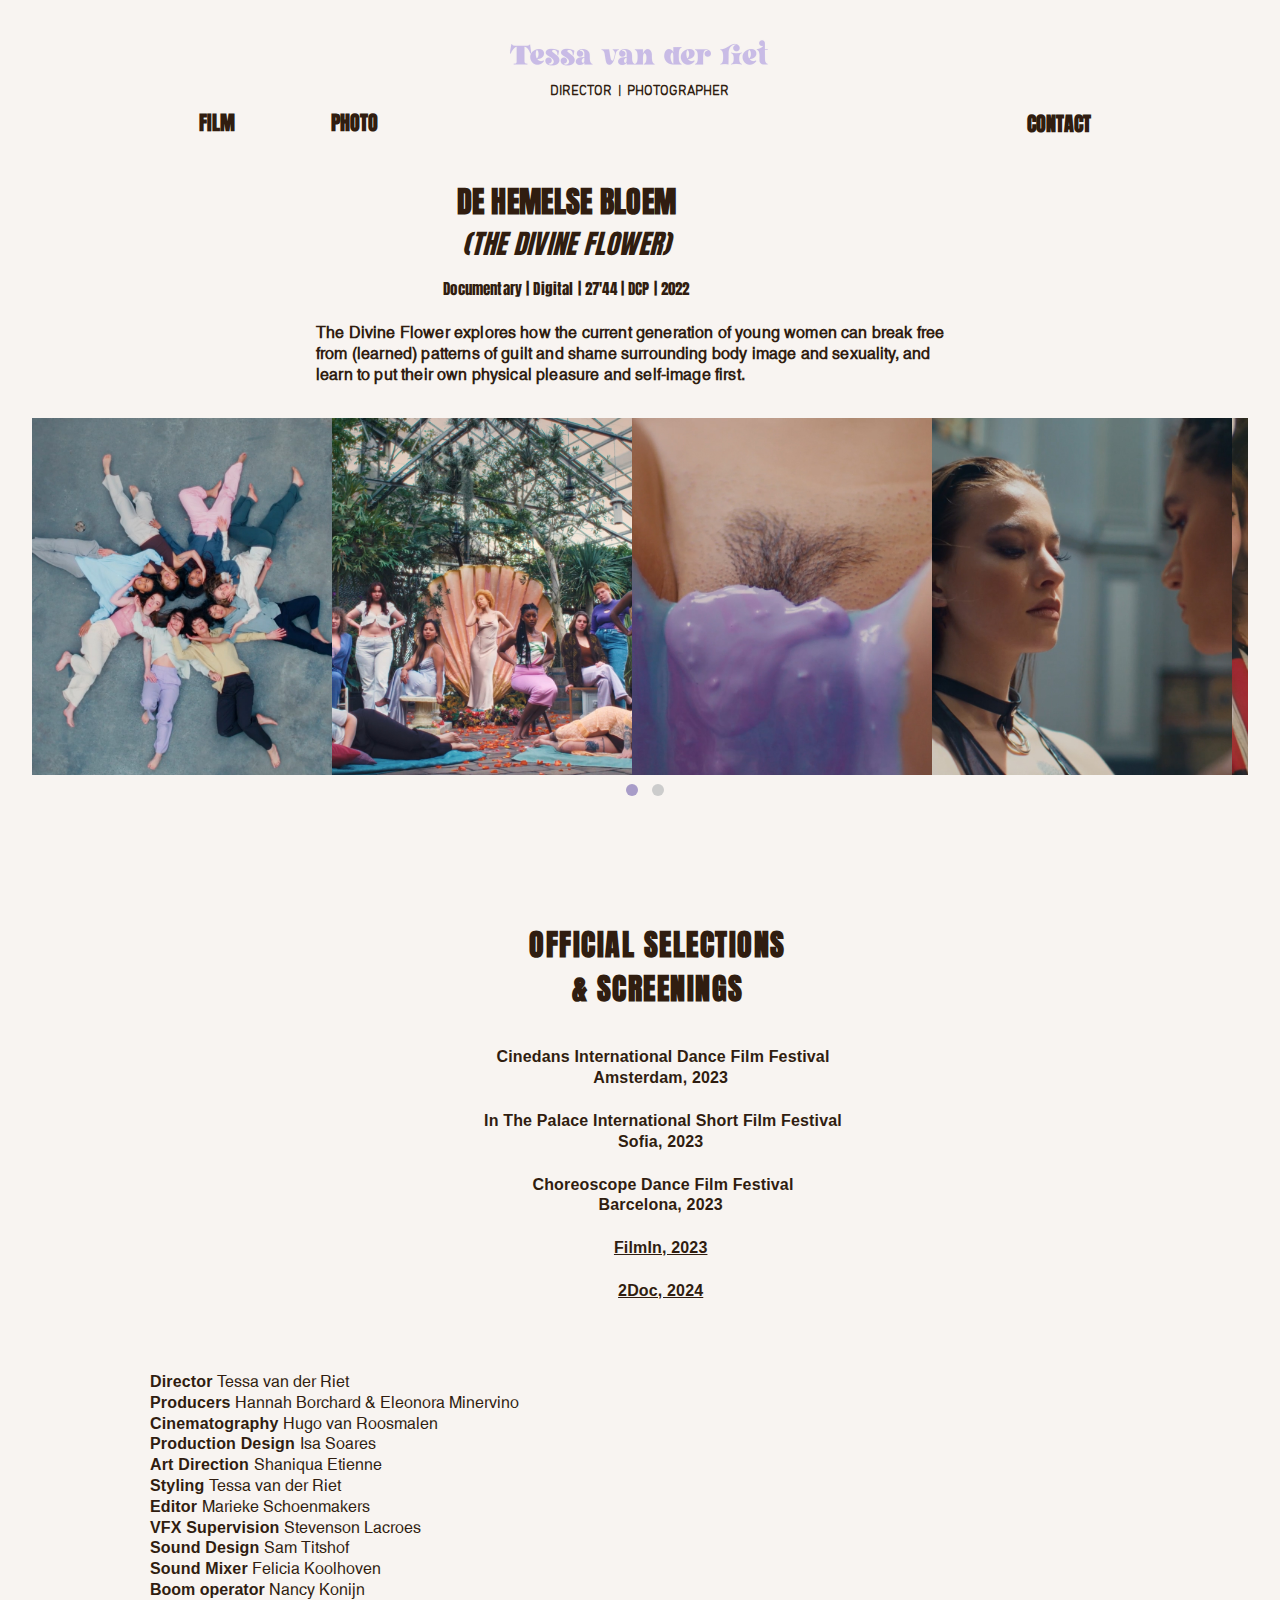
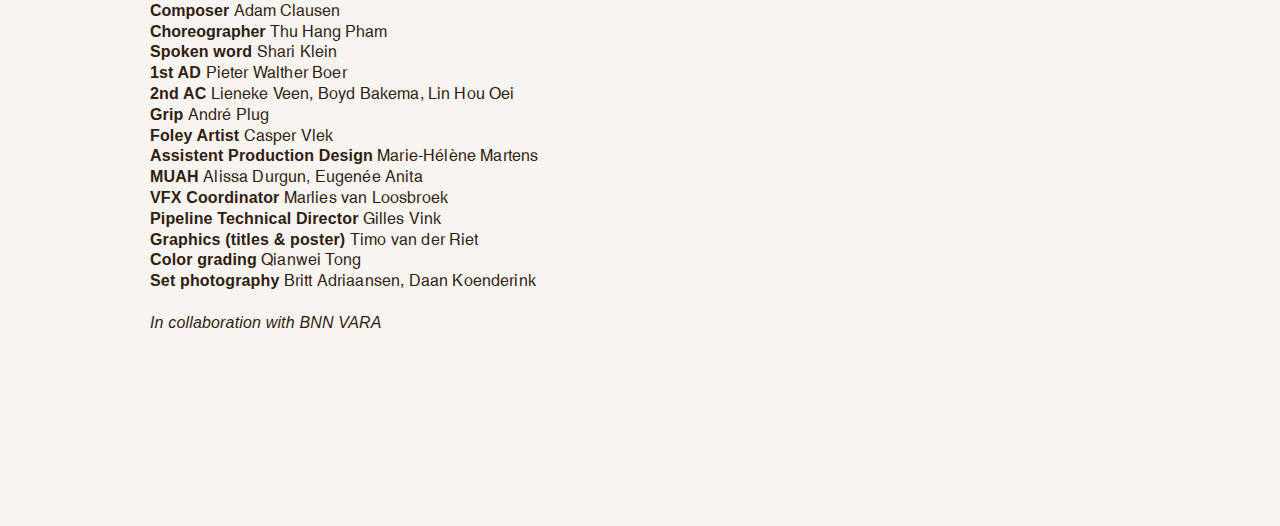
<file: dhb.html>
<!DOCTYPE html>
<html lang="nl">
<head>
  
  <meta charset='utf-8'>
  <meta name="viewport" content="width=device-width, initial-scale=1" id="spixDesktopViewport" />
  <meta http-equiv="X-UA-Compatible" content="IE=edge">
  <meta name="generator" content="spix.com Website Builder"/>


  <!-- Initial CSS -->
  <style>
    a,
    abbr,
    acronym,
    address,
    applet,
    b,
    big,
    blockquote,
    body,
    button,
    caption,
    center,
    cite,
    code,
    dd,
    del,
    dfn,
    div,
    dl,
    dt,
    em,
    fieldset,
    font,
    footer,
    form,
    h1,
    h2,
    h3,
    h4,
    h5,
    h6,
    header,
    html,
    i,
    iframe,
    img,
    ins,
    kbd,
    label,
    legend,
    li,
    nav,
    object,
    ol,
    p,
    pre,
    q,
    s,
    samp,
    section,
    small,
    span,
    strike,
    strong,
    sub,
    sup,
    table,
    tbody,
    td,
    tfoot,
    th,
    thead,
    title,
    tr,
    tt,
    u,
    ul,
    var {
      background: transparent;
      border: 0;
      margin: 0;
      outline: 0;
      padding: 0;
      vertical-align: baseline
    }
  
    body {
      font-family: Arial, Helvetica, sans-serif;
      font-size: 10px
    }
  
    input,
    select,
    textarea {
      box-sizing: border-box;
      font-family: Helvetica, Arial, sans-serif
    }
  
    ol,
    ul {
      list-style: none
    }
  
    blockquote,
    q {
      quotes: none
    }
  
    ins {
      text-decoration: none
    }
  
    del {
      text-decoration: line-through
    }
  
    table {
      border-collapse: collapse;
      border-spacing: 0
    }
  
    a {
      cursor: pointer;
      text-decoration: none
    }
  
    body,
    html {
      height: 100%
    }
  
    body {
      overflow-x: auto;
      overflow-y: scroll
    }
  
    .testStyles {
      overflow-y: hidden
    }
  
    .reset-button {
      -webkit-appearance: none;
      background: none;
      border: 0;
      color: inherit;
      font: inherit;
      line-height: normal;
      outline: 0;
      overflow: visible;
      padding: 0;
      -webkit-user-select: none;
      -moz-user-select: none;
      -ms-user-select: none
    }
  
    :focus {
      outline: none
    }
  
    body.device-mobile-optimized {
      overflow-x: hidden;
      overflow-y: scroll
    }
  
    body.device-mobile-optimized:not(.responsive) #SITE_CONTAINER {
      margin-left: auto;
      margin-right: auto;
      overflow-x: visible;
      position: relative;
      width: 320px
    }
  
    body.device-mobile-optimized:not(.responsive):not(.blockSiteScrolling) #SITE_CONTAINER {
      margin-top: 0
    }
  
    body.device-mobile-optimized>* {
      max-width: 100% !important
    }
  
    body.device-mobile-optimized #site-root {
      overflow-x: hidden;
      overflow-y: hidden
    }
  
    @supports(overflow:clip) {
      body.device-mobile-optimized.dont-overflow-hidden-site-root #site-root {
        overflow-x: clip;
        overflow-y: clip
      }
    }
  
    body.device-mobile-non-optimized #SITE_CONTAINER #site-root {
      overflow-x: hidden;
      overflow-y: auto
    }
  
    body.device-mobile-non-optimized.fullScreenMode {
      background-color: #5f6360
    }
  
    body.device-mobile-non-optimized.fullScreenMode #MOBILE_ACTIONS_MENU,
    body.device-mobile-non-optimized.fullScreenMode #SITE_BACKGROUND,
    body.device-mobile-non-optimized.fullScreenMode #site-root,
    body.fullScreenMode #spix_ADS {
      visibility: hidden
    }
  
    body.fullScreenMode {
      overflow-x: hidden !important;
      overflow-y: hidden !important
    }
  
    body.fullScreenMode.device-mobile-optimized #TINY_MENU {
      opacity: 0;
      pointer-events: none
    }
  
    body.fullScreenMode-scrollable.device-mobile-optimized {
      overflow-x: hidden !important;
      overflow-y: auto !important
    }
  
    body.fullScreenMode-scrollable.device-mobile-optimized #masterPage,
    body.fullScreenMode-scrollable.device-mobile-optimized #site-root {
      overflow-x: hidden !important;
      overflow-y: hidden !important
    }
  
    body.fullScreenMode-scrollable.device-mobile-optimized #SITE_BACKGROUND,
    body.fullScreenMode-scrollable.device-mobile-optimized #masterPage {
      height: auto !important
    }
  
    body.fullScreenMode-scrollable.device-mobile-optimized #masterPage.mesh-layout {
      height: 0 !important
    }
  
    body.blockSiteScrolling {
      overflow: hidden;
      position: fixed;
      width: 100%
    }
  
    body.blockSiteScrolling #SITE_CONTAINER {
      margin-top: calc(var(--blocked-site-scroll-margin-top)*-1)
    }
  
    body.blockSiteScrolling:not(.responsive) #spix_ADS {
      margin-top: var(--blocked-site-scroll-margin-top)
    }
  
    .fullScreenOverlay {
      bottom: 0;
      display: flex;
      justify-content: center;
      left: 0;
      overflow-y: hidden;
      position: fixed;
      right: 0;
      top: -60px;
      z-index: 1005
    }
  
    .fullScreenOverlay>.fullScreenOverlayContent {
      bottom: 0;
      left: 0;
      margin: 0 auto;
      overflow: hidden;
      position: absolute;
      right: 0;
      top: 60px;
      transform: translateZ(0)
    }
  
    [data-mesh-id$=centeredContent],
    [data-mesh-id$=form],
    [data-mesh-id$=inlineContent] {
      pointer-events: none;
      position: relative
    }
  
    [data-mesh-id$=-gridWrapper],
    [data-mesh-id$=-rotated-wrapper] {
      pointer-events: none
    }
  
    [data-mesh-id$=-gridContainer]>*,
    [data-mesh-id$=-rotated-wrapper]>*,
    [data-mesh-id$=inlineContent]>:not([data-mesh-id$=-gridContainer]) {
      pointer-events: auto
    }
  
    .device-mobile-optimized #masterPage.mesh-layout #SOSP_CONTAINER_CUSTOM_ID {
      grid-area: 2/1/3/2;
      -ms-grid-row: 2;
      position: relative
    }
  
    #masterPage.mesh-layout {
      -ms-grid-rows: max-content max-content min-content max-content;
      -ms-grid-columns: 100%;
      align-items: start;
      display: -ms-grid;
      display: grid;
      grid-template-columns: 100%;
      grid-template-rows: max-content max-content min-content max-content;
      justify-content: stretch
    }
  
    #masterPage.mesh-layout #PAGES_CONTAINER,
    #masterPage.mesh-layout #SITE_FOOTER-placeholder,
    #masterPage.mesh-layout #SITE_FOOTER_WRAPPER,
    #masterPage.mesh-layout #SITE_HEADER-placeholder,
    #masterPage.mesh-layout #SITE_HEADER_WRAPPER,
    #masterPage.mesh-layout #SOSP_CONTAINER_CUSTOM_ID[data-state~=mobileView],
    #masterPage.mesh-layout #soapAfterPagesContainer,
    #masterPage.mesh-layout #soapBeforePagesContainer {
      -ms-grid-row-align: start;
      -ms-grid-column-align: start;
      -ms-grid-column: 1
    }
  
    #masterPage.mesh-layout #SITE_HEADER-placeholder,
    #masterPage.mesh-layout #SITE_HEADER_WRAPPER {
      grid-area: 1/1/2/2;
      -ms-grid-row: 1
    }
  
    #masterPage.mesh-layout #PAGES_CONTAINER,
    #masterPage.mesh-layout #soapAfterPagesContainer,
    #masterPage.mesh-layout #soapBeforePagesContainer {
      grid-area: 3/1/4/2;
      -ms-grid-row: 3
    }
  
    #masterPage.mesh-layout #soapAfterPagesContainer,
    #masterPage.mesh-layout #soapBeforePagesContainer {
      width: 100%
    }
  
    #masterPage.mesh-layout #PAGES_CONTAINER {
      align-self: stretch
    }
  
    #masterPage.mesh-layout main#PAGES_CONTAINER {
      display: block
    }
  
    #masterPage.mesh-layout #SITE_FOOTER-placeholder,
    #masterPage.mesh-layout #SITE_FOOTER_WRAPPER {
      grid-area: 4/1/5/2;
      -ms-grid-row: 4
    }
  
    #masterPage.mesh-layout #SITE_PAGES,
    #masterPage.mesh-layout [data-mesh-id=PAGES_CONTAINERcenteredContent],
    #masterPage.mesh-layout [data-mesh-id=PAGES_CONTAINERinlineContent] {
      height: 100%
    }
  
    #masterPage.mesh-layout.desktop>* {
      width: 100%
    }
  
    #masterPage.mesh-layout #PAGES_CONTAINER,
    #masterPage.mesh-layout #SITE_FOOTER,
    #masterPage.mesh-layout #SITE_FOOTER_WRAPPER,
    #masterPage.mesh-layout #SITE_HEADER,
    #masterPage.mesh-layout #SITE_HEADER_WRAPPER,
    #masterPage.mesh-layout #SITE_PAGES,
    #masterPage.mesh-layout #masterPageinlineContent,
    #site-root {
      position: relative
    }
  
    #site-root {
      margin: 0 auto;
      min-height: 100%;
      top: var(--spix-ads-top-height)
    }
  
    #site-root img:not([src]) {
      visibility: hidden
    }
  
    #site-root svg img:not([src]) {
      visibility: visible
    }
  
    body:not(.responsive) #site-root {
      min-width: var(--site-width);
      width: 100%
    }
  
    #SITE_CONTAINER {
      position: relative
    }
  
    .auto-generated-link {
      color: inherit
    }
  
    body:not([data-js-loaded]) [data-hide-prejs] {
      visibility: hidden
    }
  
    #SCROLL_TO_BOTTOM,
    #SCROLL_TO_TOP {
      height: 0
    }
  
    .has-click-trigger {
      cursor: pointer
    }
  
    [data-z-counter] {
      z-index: 0
    }
  
    [data-z-counter="0"] {
      z-index: auto
    }
  
    .spixSiteProperties {
      -webkit-font-smoothing: antialiased;
      -moz-osx-font-smoothing: grayscale
    }
  </style>

<!-- render-head end -->
<!--render body head beginning-->
<body>

  <script src="glider.js"></script>
  <script>
    window.addEventListener('load',function(){
      document.querySelector('.glider').addEventListener('glider-slide-visible', function(event){
          var glider = Glider(this);
          console.log('Slide Visible %s', event.detail.slide)
      });
      document.querySelector('.glider').addEventListener('glider-slide-hidden', function(event){
          console.log('Slide Hidden %s', event.detail.slide)
      });
      document.querySelector('.glider').addEventListener('glider-refresh', function(event){
          console.log('Refresh')
      });
      document.querySelector('.glider').addEventListener('glider-loaded', function(event){
          console.log('Loaded')
      });

      window._ = new Glider(document.querySelector('.glider'), {
          slidesToShow: 1, //'auto',
          slidesToScroll: 1,
          itemWidth: 150,
          draggable: true,
          scrollLock: false,
          dots: '#dots',
          rewind: true,
          arrows: {
              prev: '.glider-prev',
              next: '.glider-next'
          },
          responsive: [
              {
                  breakpoint: 800,
                  settings: {
                      slidesToScroll: 'auto',
                      itemWidth: 300,
                      slidesToShow: 'auto',
                      exactWidth: true
                  }
              },
              {
                  breakpoint: 700,
                  settings: {
                      slidesToScroll: 4,
                      slidesToShow: 4,
                      dots: false,
                      arrows: false,
                  }
              },
              {
                  breakpoint: 600,
                  settings: {
                      slidesToScroll: 3,
                      slidesToShow: 3
                  }
              },
              {
                  breakpoint: 500,
                  settings: {
                      slidesToScroll: 2,
                      slidesToShow: 2,
                      dots: false,
                      arrows: false,
                      scrollLock: true
                  }
              }
          ]
      });
    });
  </script>


<style>
  .YzqVVZ {
    overflow: visible;
    position: relative
  }

  .mwF7X1 {
    -webkit-backface-visibility: hidden;
    backface-visibility: hidden
  }

  .YGilLk {
    cursor: pointer
  }

  .HlRz5e {
    display: block;
    height: 100%;
    width: 100%
  }

  .HlRz5e img {
    max-width: var(--spix-img-max-width, 100%)
  }

  .HlRz5e[data-animate-blur] img {
    filter: blur(9px);
    transition: filter .8s ease-in
  }

  .HlRz5e[data-animate-blur] img[data-load-done] {
    filter: none
  }

  .I5zqsT {
    display: block
  }

  .I5zqsT,
  .MW5IWV {
    height: 100%;
    width: 100%
  }

  .MW5IWV {
    left: 0;
    -webkit-mask-image: var(--mask-image, none);
    mask-image: var(--mask-image, none);
    -webkit-mask-position: var(--mask-position, 0);
    mask-position: var(--mask-position, 0);
    -webkit-mask-repeat: var(--mask-repeat, no-repeat);
    mask-repeat: var(--mask-repeat, no-repeat);
    -webkit-mask-size: var(--mask-size, 100%);
    mask-size: var(--mask-size, 100%);
    overflow: hidden;
    pointer-events: var(--fill-layer-background-media-pointer-events);
    position: absolute;
    top: 0
  }

  .MW5IWV.N3eg0s {
    clip: rect(0, auto, auto, 0)
  }

  .MW5IWV .Kv1aVt {
    height: 100%;
    position: absolute;
    top: 0;
    width: 100%
  }

  .MW5IWV .dLPlxY {
    height: var(--fill-layer-image-height, 100%);
    opacity: var(--fill-layer-image-opacity)
  }

  .MW5IWV .dLPlxY img {
    height: 100%;
    width: 100%
  }

  @supports(-webkit-hyphens:none) {
    .MW5IWV.N3eg0s {
      clip: auto;
      -webkit-clip-path: inset(0)
    }
  }

  .VgO9Yg {
    height: 100%
  }

  .LWbAav {
    background-color: var(--bg-overlay-color);
    background-image: var(--bg-gradient)
  }

  .K_YxMd,
  .yK6aSC {
    opacity: var(--fill-layer-video-opacity)
  }

  .NGjcJN {
    bottom: var(--media-padding-bottom);
    height: var(--media-padding-height);
    position: absolute;
    top: var(--media-padding-top);
    width: 100%
  }

  .mNGsUM {
    transform: scale(var(--scale, 1));
    transition: var(--transform-duration, transform 0s)
  }

  .K_YxMd {
    height: 100%;
    position: relative;
    width: 100%
  }

  .bX9O_S {
    -webkit-clip-path: var(--fill-layer-clip);
    clip-path: var(--fill-layer-clip)
  }

  .Z_wCwr,
  .bX9O_S {
    position: absolute;
    top: 0
  }

  .Jxk_UL img,
  .Z_wCwr,
  .bX9O_S {
    height: 100%;
    width: 100%
  }

  .K8MSra {
    opacity: 0
  }

  .K8MSra,
  .YTb3b4 {
    position: absolute;
    top: 0
  }

  .YTb3b4 {
    height: 0;
    left: 0;
    overflow: hidden;
    width: 0
  }

  .SUz0WK {
    left: 0;
    pointer-events: var(--fill-layer-background-media-pointer-events);
    position: var(--fill-layer-background-media-position)
  }

  .FNxOn5,
  .SUz0WK,
  .m4khSP {
    height: 100%;
    top: 0;
    width: 100%
  }

  .FNxOn5 {
    position: absolute
  }

  .m4khSP {
    background-color: var(--fill-layer-background-overlay-color);
    opacity: var(--fill-layer-background-overlay-blend-opacity-fallback, 1);
    position: var(--fill-layer-background-overlay-position);
    transform: var(--fill-layer-background-overlay-transform)
  }

  @supports(mix-blend-mode:overlay) {
    .m4khSP {
      mix-blend-mode: var(--fill-layer-background-overlay-blend-mode);
      opacity: var(--fill-layer-background-overlay-blend-opacity, 1)
    }
  }

  ._C0cVf {
    bottom: 0;
    left: 0;
    position: absolute;
    right: 0;
    top: 0;
    width: 100%
  }

  .hFwGTD {
    transform: translateY(-100%);
    transition: .2s ease-in
  }

  .IQgXoP {
    transition: .2s
  }

  .Nr3Nid {
    opacity: 0;
    transition: .2s ease-in
  }

  .Nr3Nid.l4oO6c {
    z-index: -1 !important
  }

  .iQuoC4 {
    opacity: 1;
    transition: .2s
  }

  .CJF7A2 {
    height: auto
  }

  .CJF7A2,
  .U4Bvut {
    position: relative;
    width: 100%
  }

  :host(:not(.device-mobile-optimized)) .G5K6X8,
  body:not(.device-mobile-optimized) .G5K6X8 {
    margin-left: calc((100% - var(--site-width))/2);
    width: var(--site-width)
  }

  .xU8fqS[data-focuscycled=active] {
    outline: 1px solid transparent
  }

  .xU8fqS[data-focuscycled=active]:not(:focus-within) {
    outline: 2px solid transparent;
    transition: outline .01s ease
  }

  .xU8fqS ._4XcTfy {
    background-color: var(--screenwidth-corvid-background-color, rgba(var(--bg, var(--color_11)), var(--alpha-bg, 1)));
    border-bottom: var(--brwb, 0) solid var(--screenwidth-corvid-border-color, rgba(var(--brd, var(--color_15)), var(--alpha-brd, 1)));
    border-top: var(--brwt, 0) solid var(--screenwidth-corvid-border-color, rgba(var(--brd, var(--color_15)), var(--alpha-brd, 1)));
    bottom: 0;
    box-shadow: var(--shd, 0 0 5px rgba(0, 0, 0, .7));
    left: 0;
    position: absolute;
    right: 0;
    top: 0
  }

  .xU8fqS .gUbusX {
    background-color: rgba(var(--bgctr, var(--color_11)), var(--alpha-bgctr, 1));
    border-radius: var(--rd, 0);
    bottom: var(--brwb, 0);
    top: var(--brwt, 0)
  }

  .xU8fqS .G5K6X8,
  .xU8fqS .gUbusX {
    left: 0;
    position: absolute;
    right: 0
  }

  .xU8fqS .G5K6X8 {
    bottom: 0;
    top: 0
  }

  :host(.device-mobile-optimized) .xU8fqS .G5K6X8,
  body.device-mobile-optimized .xU8fqS .G5K6X8 {
    left: 10px;
    right: 10px
  }

  .SPY_vo {
    pointer-events: none
  }

  .BmZ5pC {
    height: 100%;
    min-height: calc(100vh - var(--spix-ads-height));
    min-width: var(--site-width);
    position: var(--bg-position);
    top: var(--spix-ads-height);
    width: 100%
  }

  .zKbzSQ {
    touch-action: manipulation
  }

  .kuTaGy {
    align-items: center;
    box-sizing: border-box;
    display: flex;
    justify-content: var(--label-align);
    min-width: 100%;
    text-align: initial;
    width: -moz-max-content;
    width: max-content
  }

  .kuTaGy:before {
    max-width: var(--margin-left, 0)
  }

  .kuTaGy:after,
  .kuTaGy:before {
    align-self: stretch;
    content: "";
    flex-grow: 1
  }

  .kuTaGy:after {
    max-width: var(--margin-right, 0)
  }

  .R6ex7N {
    height: 100%
  }

  .R6ex7N .kuTaGy {
    border-radius: var(--corvid-border-radius, var(--rd, 0));
    bottom: 0;
    box-shadow: var(--shd, 0 1px 4px rgba(0, 0, 0, .6));
    left: 0;
    position: absolute;
    right: 0;
    top: 0;
    transition: var(--trans1, border-color .4s ease 0s, background-color .4s ease 0s)
  }

  .R6ex7N .kuTaGy:link,
  .R6ex7N .kuTaGy:visited {
    border-color: transparent
  }

  .R6ex7N .M3I7Z2 {
    color: var(--corvid-color, rgb(var(--txt, var(--color_15))));
    font: var(--fnt, var(--font_5));
    margin: 0;
    position: relative;
    transition: var(--trans2, color .4s ease 0s);
    white-space: nowrap
  }

  .R6ex7N[aria-disabled=false] .kuTaGy {
    background-color: var(--corvid-background-color, rgba(var(--bg, var(--color_17)), var(--alpha-bg, 1)));
    border: solid var(--corvid-border-color, rgba(var(--brd, var(--color_15)), var(--alpha-brd, 1))) var(--corvid-border-width, var(--brw, 0));
    cursor: pointer !important
  }

  :host(.device-mobile-optimized) .R6ex7N[aria-disabled=false]:active .kuTaGy,
  body.device-mobile-optimized .R6ex7N[aria-disabled=false]:active .kuTaGy {
    background-color: rgba(var(--bgh, var(--color_18)), var(--alpha-bgh, 1));
    border-color: rgba(var(--brdh, var(--color_15)), var(--alpha-brdh, 1))
  }

  :host(.device-mobile-optimized) .R6ex7N[aria-disabled=false]:active .M3I7Z2,
  body.device-mobile-optimized .R6ex7N[aria-disabled=false]:active .M3I7Z2 {
    color: rgb(var(--txth, var(--color_15)))
  }

  :host(:not(.device-mobile-optimized)) .R6ex7N[aria-disabled=false]:hover .kuTaGy,
  body:not(.device-mobile-optimized) .R6ex7N[aria-disabled=false]:hover .kuTaGy {
    background-color: rgba(var(--bgh, var(--color_18)), var(--alpha-bgh, 1));
    border-color: rgba(var(--brdh, var(--color_15)), var(--alpha-brdh, 1))
  }

  :host(:not(.device-mobile-optimized)) .R6ex7N[aria-disabled=false]:hover .M3I7Z2,
  body:not(.device-mobile-optimized) .R6ex7N[aria-disabled=false]:hover .M3I7Z2 {
    color: rgb(var(--txth, var(--color_15)))
  }

  .R6ex7N[aria-disabled=true] .kuTaGy {
    background-color: rgba(var(--bgd, 204, 204, 204), var(--alpha-bgd, 1));
    border-color: rgba(var(--brdd, 204, 204, 204), var(--alpha-brdd, 1));
    border-style: solid;
    border-width: var(--corvid-border-width, var(--brw, 0))
  }

  .R6ex7N[aria-disabled=true] .M3I7Z2 {
    color: rgb(var(--txtd, 255, 255, 255))
  }

  .U2uNPe {
    align-items: center;
    box-sizing: border-box;
    display: flex;
    justify-content: var(--label-align);
    min-width: 100%;
    text-align: initial;
    width: -moz-max-content;
    width: max-content
  }

  .U2uNPe:before {
    max-width: var(--margin-left, 0)
  }

  .U2uNPe:after,
  .U2uNPe:before {
    align-self: stretch;
    content: "";
    flex-grow: 1
  }

  .U2uNPe:after {
    max-width: var(--margin-right, 0)
  }

  .S3GIZZ[aria-disabled=false] .U2uNPe {
    cursor: pointer
  }

  :host(.device-mobile-optimized) .S3GIZZ[aria-disabled=false]:active .CQ3ICl,
  body.device-mobile-optimized .S3GIZZ[aria-disabled=false]:active .CQ3ICl {
    color: rgb(var(--txth, var(--color_15)));
    transition: var(--trans, color .4s ease 0s)
  }

  :host(:not(.device-mobile-optimized)) .S3GIZZ[aria-disabled=false]:hover .CQ3ICl,
  body:not(.device-mobile-optimized) .S3GIZZ[aria-disabled=false]:hover .CQ3ICl {
    color: rgb(var(--txth, var(--color_15)));
    transition: var(--trans, color .4s ease 0s)
  }

  .S3GIZZ .U2uNPe {
    bottom: 0;
    left: 0;
    position: absolute;
    right: 0;
    top: 0
  }

  .S3GIZZ .CQ3ICl {
    color: var(--corvid-color, rgb(var(--txt, var(--color_15))));
    font: var(--fnt, var(--font_5));
    transition: var(--trans, color .4s ease 0s);
    white-space: nowrap
  }

  .S3GIZZ[aria-disabled=true] .CQ3ICl {
    color: rgb(var(--txtd, 255, 255, 255))
  }

  :host(:not(.device-mobile-optimized)) .Lw0u6i,
  body:not(.device-mobile-optimized) .Lw0u6i {
    --display: flex;
    display: var(--display)
  }

  :host(:not(.device-mobile-optimized)) .So7Ias,
  body:not(.device-mobile-optimized) .So7Ias {
    display: flex;
    margin: 0 auto;
    position: relative;
    width: calc(100% - var(--padding)*2)
  }

  :host(:not(.device-mobile-optimized)) .So7Ias>*,
  body:not(.device-mobile-optimized) .So7Ias>* {
    flex: var(--column-flex) 1 0%;
    left: 0;
    margin-bottom: var(--padding);
    margin-left: var(--margin);
    margin-top: var(--padding);
    min-width: 0;
    position: relative;
    top: 0
  }

  :host(:not(.device-mobile-optimized)) .So7Ias>:first-child,
  body:not(.device-mobile-optimized) .So7Ias>:first-child {
    margin-left: 0
  }

  :host(.device-mobile-optimized) .So7Ias,
  body.device-mobile-optimized .So7Ias {
    display: block;
    padding: var(--padding) 0;
    position: relative
  }

  :host(.device-mobile-optimized) .So7Ias>*,
  body.device-mobile-optimized .So7Ias>* {
    margin-bottom: var(--margin);
    position: relative
  }

  :host(.device-mobile-optimized) .So7Ias>:first-child,
  body.device-mobile-optimized .So7Ias>:first-child {
    margin-top: var(--firstChildMarginTop, 0)
  }

  :host(.device-mobile-optimized) .So7Ias>:last-child,
  body.device-mobile-optimized .So7Ias>:last-child {
    margin-bottom: var(--lastChildMarginBottom, var(--margin))
  }

  .qby0Dy {
    -webkit-backface-visibility: hidden;
    backface-visibility: hidden
  }

  .dkukWC {
    --divider-pin-height__: min(1, calc(var(--divider-layers-pin-factor__) + 1));
    --divider-pin-layer-height__: var(--divider-layers-pin-factor__);
    --divider-pin-border__: min(1, calc(var(--divider-layers-pin-factor__) / -1 + 1));
    height: calc(var(--divider-height__) + var(--divider-pin-height__)*var(--divider-layers-size__)*var(--divider-layers-y__))
  }

  .dkukWC,
  .dkukWC .FRCqDF {
    left: 0;
    position: absolute;
    width: 100%
  }

  .dkukWC .FRCqDF {
    --divider-layer-i__: var(--divider-layer-i, 0);
    background-position: left calc(50% + var(--divider-offset-x__) + var(--divider-layers-x__)*var(--divider-layer-i__)) bottom;
    background-repeat: repeat-x;
    border-bottom-style: solid;
    border-bottom-width: calc(var(--divider-pin-border__)*var(--divider-layer-i__)*var(--divider-layers-y__));
    height: calc(var(--divider-height__) + var(--divider-pin-layer-height__)*var(--divider-layer-i__)*var(--divider-layers-y__));
    opacity: calc(1 - var(--divider-layer-i__)/(var(--divider-layer-i__) + 1))
  }

  .xnZvZH {
    --divider-height__: var(--divider-top-height, auto);
    --divider-offset-x__: var(--divider-top-offset-x, 0px);
    --divider-layers-size__: var(--divider-top-layers-size, 0);
    --divider-layers-y__: var(--divider-top-layers-y, 0px);
    --divider-layers-x__: var(--divider-top-layers-x, 0px);
    --divider-layers-pin-factor__: var(--divider-top-layers-pin-factor, 0);
    border-top: var(--divider-top-padding, 0) solid var(--divider-top-color, currentColor);
    opacity: var(--divider-top-opacity, 1);
    top: 0;
    transform: var(--divider-top-flip, scaleY(-1))
  }

  .xnZvZH .FRCqDF {
    background-image: var(--divider-top-image, none);
    background-size: var(--divider-top-size, contain);
    border-color: var(--divider-top-color, currentColor);
    bottom: 0;
    filter: var(--divider-top-filter, none)
  }

  .MBOSCN {
    --divider-height__: var(--divider-bottom-height, auto);
    --divider-offset-x__: var(--divider-bottom-offset-x, 0px);
    --divider-layers-size__: var(--divider-bottom-layers-size, 0);
    --divider-layers-y__: var(--divider-bottom-layers-y, 0px);
    --divider-layers-x__: var(--divider-bottom-layers-x, 0px);
    --divider-layers-pin-factor__: var(--divider-bottom-layers-pin-factor, 0);
    border-bottom: var(--divider-bottom-padding, 0) solid var(--divider-bottom-color, currentColor);
    bottom: 0;
    opacity: var(--divider-bottom-opacity, 1);
    transform: var(--divider-bottom-flip, none)
  }

  .MBOSCN .FRCqDF {
    background-image: var(--divider-bottom-image, none);
    background-size: var(--divider-bottom-size, contain);
    border-color: var(--divider-bottom-color, currentColor);
    bottom: 0;
    filter: var(--divider-bottom-filter, none)
  }

  .nTOEE9 {
    height: 100%;
    overflow: hidden;
    width: 100%
  }

  .nTOEE9.sqUyGm:hover {
    cursor: url([data-uri]), auto
  }

  .nTOEE9.C_JY0G:hover {
    cursor: url([data-uri]), auto
  }

  .rYiAuL {
    cursor: pointer
  }

  .gSXewE {
    height: 0;
    left: 0;
    overflow: hidden;
    position: absolute;
    top: 0;
    width: 0
  }

  .j7pOnl {
    box-sizing: border-box;
    height: 100%;
    width: 100%
  }

  .BI8PVQ {
    min-height: var(--image-min-height);
    min-width: var(--image-min-width)
  }

  .BI8PVQ img {
    filter: var(--filter-effect-svg-url);
    -webkit-mask-image: var(--mask-image, none);
    mask-image: var(--mask-image, none);
    -webkit-mask-position: var(--mask-position, 0);
    mask-position: var(--mask-position, 0);
    -webkit-mask-repeat: var(--mask-repeat, no-repeat);
    mask-repeat: var(--mask-repeat, no-repeat);
    -webkit-mask-size: var(--mask-size, 100% 100%);
    mask-size: var(--mask-size, 100% 100%);
    -o-object-position: var(--object-position);
    object-position: var(--object-position)
  }

  .MazNVa {
    left: var(--left, auto);
    position: var(--position-fixed, static);
    top: var(--top, auto);
    z-index: var(--z-index, auto)
  }

  .MazNVa .BI8PVQ img {
    box-shadow: 0 0 0 #000;
    position: static;
    -webkit-user-select: none;
    -moz-user-select: none;
    -ms-user-select: none;
    user-select: none
  }

  .MazNVa .j7pOnl {
    display: block;
    overflow: hidden
  }

  .MazNVa .BI8PVQ {
    overflow: hidden
  }

  .c7cMWz {
    bottom: 0;
    left: 0;
    position: absolute;
    right: 0;
    top: 0
  }

  .FVGvCX {
    height: auto;
    position: relative;
    width: 100%
  }

  body:not(.responsive) .zK7MhX {
    align-self: start;
    grid-area: 1/1/1/1;
    height: 100%;
    justify-self: stretch;
    left: 0;
    position: relative
  }

  :host(:not(.device-mobile-optimized)) .c7cMWz,
  body:not(.device-mobile-optimized) .c7cMWz {
    margin-left: calc((100% - var(--site-width))/2);
    width: var(--site-width)
  }

  .fEm0Bo .c7cMWz {
    background-color: rgba(var(--bg, var(--color_11)), var(--alpha-bg, 1));
    overflow: hidden
  }

  :host(.device-mobile-optimized) .c7cMWz,
  body.device-mobile-optimized .c7cMWz {
    left: 10px;
    right: 10px
  }

  .PFkO7r {
    bottom: 0;
    left: 0;
    position: absolute;
    right: 0;
    top: 0
  }

  .HT5ybB {
    height: auto;
    position: relative;
    width: 100%
  }

  body:not(.responsive) .dBAkHi {
    align-self: start;
    grid-area: 1/1/1/1;
    height: 100%;
    justify-self: stretch;
    left: 0;
    position: relative
  }

  :host(:not(.device-mobile-optimized)) .PFkO7r,
  body:not(.device-mobile-optimized) .PFkO7r {
    margin-left: calc((100% - var(--site-width))/2);
    width: var(--site-width)
  }

  :host(.device-mobile-optimized) .PFkO7r,
  body.device-mobile-optimized .PFkO7r {
    left: 10px;
    right: 10px
  }
</style>
<style>
  .StylableButton2545352419__root {
    -archetype: box;
    border: none;
    box-sizing: border-box;
    cursor: pointer;
    display: block;
    height: 100%;
    min-height: 10px;
    min-width: 10px;
    padding: 0;
    touch-action: manipulation;
    width: 100%
  }

  .StylableButton2545352419__root[disabled] {
    pointer-events: none
  }

  .StylableButton2545352419__root.StylableButton2545352419--hasBackgroundColor {
    background-color: var(--corvid-background-color) !important
  }

  .StylableButton2545352419__root.StylableButton2545352419--hasBorderColor {
    border-color: var(--corvid-border-color) !important
  }

  .StylableButton2545352419__root.StylableButton2545352419--hasBorderRadius {
    border-radius: var(--corvid-border-radius) !important
  }

  .StylableButton2545352419__root.StylableButton2545352419--hasBorderWidth {
    border-width: var(--corvid-border-width) !important
  }

  .StylableButton2545352419__root.StylableButton2545352419--hasColor,
  .StylableButton2545352419__root.StylableButton2545352419--hasColor .StylableButton2545352419__label {
    color: var(--corvid-color) !important
  }

  .StylableButton2545352419__link {
    -archetype: box;
    box-sizing: border-box;
    color: #000;
    text-decoration: none
  }

  .StylableButton2545352419__container {
    align-items: center;
    display: flex;
    flex-basis: auto;
    flex-direction: row;
    flex-grow: 1;
    height: 100%;
    justify-content: center;
    overflow: hidden;
    transition: all .2s ease, visibility 0s;
    width: 100%
  }

  .StylableButton2545352419__label {
    -archetype: text;
    -controller-part-type: LayoutChildDisplayDropdown, LayoutFlexChildSpacing(first);
    max-width: 100%;
    min-width: 1.8em;
    overflow: hidden;
    text-align: center;
    text-overflow: ellipsis;
    transition: inherit;
    white-space: nowrap
  }

  .StylableButton2545352419__root.StylableButton2545352419--isMaxContent .StylableButton2545352419__label {
    text-overflow: unset
  }

  .StylableButton2545352419__root.StylableButton2545352419--isWrapText .StylableButton2545352419__label {
    min-width: 10px;
    overflow-wrap: break-word;
    white-space: break-spaces;
    word-break: break-word
  }

  .StylableButton2545352419__icon {
    -archetype: icon;
    -controller-part-type: LayoutChildDisplayDropdown, LayoutFlexChildSpacing(last);
    flex-shrink: 0;
    height: 50px;
    min-width: 1px;
    transition: inherit
  }

  .StylableButton2545352419__icon.StylableButton2545352419--override {
    display: block !important
  }

  .StylableButton2545352419__icon svg,
  .StylableButton2545352419__icon>div {
    display: flex;
    height: inherit;
    width: inherit
  }

  .Vd6aQZ {
    overflow: hidden;
    padding: 0;
    pointer-events: none;
    white-space: nowrap
  }

  .mHZSwn {
    display: none
  }

  .nDEeB0 {
    cursor: pointer
  }

  .lvxhkV {
    bottom: 0;
    left: 0;
    position: absolute;
    right: 0;
    top: 0;
    width: 100%
  }

  .QJjwEo {
    transform: translateY(-100%);
    transition: .2s ease-in
  }

  .kdBXfh {
    transition: .2s
  }

  .MP52zt {
    opacity: 0;
    transition: .2s ease-in
  }

  .MP52zt.Bhu9m5 {
    z-index: -1 !important
  }

  .LVP8Wf {
    opacity: 1;
    transition: .2s
  }

  .VrZrC0 {
    height: auto
  }

  .VrZrC0,
  .cKxVkc {
    position: relative;
    width: 100%
  }

  :host(:not(.device-mobile-optimized)) .vlM3HR,
  body:not(.device-mobile-optimized) .vlM3HR {
    margin-left: calc((100% - var(--site-width))/2);
    width: var(--site-width)
  }

  .AT7o0U[data-focuscycled=active] {
    outline: 1px solid transparent
  }

  .AT7o0U[data-focuscycled=active]:not(:focus-within) {
    outline: 2px solid transparent;
    transition: outline .01s ease
  }

  .AT7o0U .vlM3HR {
    bottom: 0;
    left: 0;
    position: absolute;
    right: 0;
    top: 0
  }

  .HlRz5e {
    display: block;
    height: 100%;
    width: 100%
  }

  .HlRz5e img {
    max-width: var(--spix-img-max-width, 100%)
  }

  .HlRz5e[data-animate-blur] img {
    filter: blur(9px);
    transition: filter .8s ease-in
  }

  .HlRz5e[data-animate-blur] img[data-load-done] {
    filter: none
  }

  .I5zqsT {
    display: block;
    height: 100%;
    width: 100%
  }

  .WzbAF8 .mpGTIt .O6KwRn {
    display: var(--item-display);
    height: var(--item-size);
    margin: var(--item-margin);
    width: var(--item-size)
  }

  .WzbAF8 .mpGTIt .O6KwRn:last-child {
    margin: 0
  }

  .WzbAF8 .mpGTIt .O6KwRn .oRtuWN {
    display: block
  }

  .WzbAF8 .mpGTIt .O6KwRn .oRtuWN .YaS0jR {
    height: var(--item-size);
    width: var(--item-size)
  }

  .WzbAF8 .mpGTIt {
    height: 100%;
    position: absolute;
    white-space: nowrap;
    width: 100%
  }

  :host(.device-mobile-optimized) .WzbAF8 .mpGTIt,
  body.device-mobile-optimized .WzbAF8 .mpGTIt {
    white-space: normal
  }

  .sNF2R0 {
    opacity: 0
  }

  .hLoBV3 {
    transition: opacity var(--transition-duration) cubic-bezier(.37, 0, .63, 1)
  }

  .Rdf41z,
  .hLoBV3 {
    opacity: 1
  }

  .ftlZWo {
    transition: opacity var(--transition-duration) cubic-bezier(.37, 0, .63, 1)
  }

  .ATGlOr,
  .ftlZWo {
    opacity: 0
  }

  .KQSXD0 {
    transition: opacity var(--transition-duration) cubic-bezier(.64, 0, .78, 0)
  }

  .KQSXD0,
  .pagQKE {
    opacity: 1
  }

  ._6zG5H {
    opacity: 0;
    transition: opacity var(--transition-duration) cubic-bezier(.22, 1, .36, 1)
  }

  .BB49uC {
    transform: translateX(100%)
  }

  .j9xE1V {
    transition: transform var(--transition-duration) cubic-bezier(.87, 0, .13, 1)
  }

  .ICs7Rs,
  .j9xE1V {
    transform: translateX(0)
  }

  .DxijZJ {
    transition: transform var(--transition-duration) cubic-bezier(.87, 0, .13, 1)
  }

  .B5kjYq,
  .DxijZJ {
    transform: translateX(-100%)
  }

  .cJijIV {
    transition: transform var(--transition-duration) cubic-bezier(.87, 0, .13, 1)
  }

  .cJijIV,
  .hOxaWM {
    transform: translateX(0)
  }

  .T9p3fN {
    transform: translateX(100%);
    transition: transform var(--transition-duration) cubic-bezier(.87, 0, .13, 1)
  }

  .qDxYJm {
    transform: translateY(100%)
  }

  .aA9V0P {
    transition: transform var(--transition-duration) cubic-bezier(.87, 0, .13, 1)
  }

  .YPXPAS,
  .aA9V0P {
    transform: translateY(0)
  }

  .Xf2zsA {
    transition: transform var(--transition-duration) cubic-bezier(.87, 0, .13, 1)
  }

  .Xf2zsA,
  .y7Kt7s {
    transform: translateY(-100%)
  }

  .EeUgMu {
    transition: transform var(--transition-duration) cubic-bezier(.87, 0, .13, 1)
  }

  .EeUgMu,
  .fdHrtm {
    transform: translateY(0)
  }

  .WIFaG4 {
    transform: translateY(100%);
    transition: transform var(--transition-duration) cubic-bezier(.87, 0, .13, 1)
  }

  body:not(.responsive) .JshATs {
    overflow-x: clip
  }

  .fcNEqv {
    display: grid;
    grid-template-columns: 1fr;
    grid-template-rows: 1fr;
    height: 100%
  }

  .fcNEqv>div {
    align-self: stretch !important;
    justify-self: stretch !important
  }

  .u9k3ts {
    bottom: 0;
    left: 0;
    position: absolute;
    right: 0;
    top: 0
  }

  .WQ4fSJ {
    cursor: pointer
  }

  .aizuI7 {
    -webkit-tap-highlight-color: rgba(0, 0, 0, 0);
    fill: var(--fill);
    fill-opacity: var(--fill-opacity);
    stroke: var(--stroke);
    stroke-opacity: var(--stroke-opacity);
    stroke-width: var(--stroke-width);
    filter: var(--drop-shadow, none);
    opacity: var(--opacity);
    transform: var(--flip)
  }

  .aizuI7,
  .aizuI7 svg {
    bottom: 0;
    left: 0;
    position: absolute;
    right: 0;
    top: 0
  }

  .aizuI7 svg {
    height: var(--svg-calculated-height, 100%);
    margin: auto;
    padding: var(--svg-calculated-padding, 0);
    width: var(--svg-calculated-width, 100%)
  }

  .TcoJIb * {
    vector-effect: non-scaling-stroke
  }

  .R8rhQA svg,
  .elfY4_ svg {
    overflow: visible !important
  }

  @supports(-webkit-hyphens:none) {
    .aizuI7.elfY4_ {
      will-change: filter
    }
  }

  ol.font_100,
  ul.font_100 {
    color: #080808;
    font-family: "Arial, Helvetica, sans-serif", serif;
    font-size: 10px;
    font-style: normal;
    font-variant: normal;
    font-weight: 400;
    letter-spacing: normal;
    line-height: normal;
    margin: 0;
    text-decoration: none
  }

  ol.font_100 li,
  ul.font_100 li {
    margin-bottom: 12px
  }

  ol.spix-list-text-align,
  ul.spix-list-text-align {
    list-style-position: inside
  }

  ol.spix-list-text-align h1,
  ol.spix-list-text-align h2,
  ol.spix-list-text-align h3,
  ol.spix-list-text-align h4,
  ol.spix-list-text-align h5,
  ol.spix-list-text-align h6,
  ol.spix-list-text-align p,
  ul.spix-list-text-align h1,
  ul.spix-list-text-align h2,
  ul.spix-list-text-align h3,
  ul.spix-list-text-align h4,
  ul.spix-list-text-align h5,
  ul.spix-list-text-align h6,
  ul.spix-list-text-align p {
    display: inline
  }

  .dZ1L9N {
    cursor: pointer
  }

  .m0paWe {
    clip: rect(0 0 0 0);
    border: 0;
    height: 1px;
    margin: -1px;
    overflow: hidden;
    padding: 0;
    position: absolute;
    width: 1px
  }

  .tz5f0K [data-attr-richtext-marker=true] table {
    border-collapse: collapse;
    margin: 15px 0;
    width: 100%
  }

  .tz5f0K [data-attr-richtext-marker=true] table td {
    padding: 12px;
    position: relative
  }

  .tz5f0K [data-attr-richtext-marker=true] table td:after {
    border-bottom: 1px solid currentColor;
    border-left: 1px solid currentColor;
    bottom: 0;
    content: "";
    left: 0;
    opacity: .2;
    position: absolute;
    right: 0;
    top: 0
  }

  .tz5f0K [data-attr-richtext-marker=true] table tr td:last-child:after {
    border-right: 1px solid currentColor
  }

  .tz5f0K [data-attr-richtext-marker=true] table tr:first-child td:after {
    border-top: 1px solid currentColor
  }

  .Mpd2QF {
    min-height: var(--min-height);
    min-width: var(--min-width)
  }

  .Mpd2QF .RpJUy_ {
    word-wrap: break-word;
    height: 100%;
    overflow-wrap: break-word;
    position: relative;
    width: 100%
  }

  .Mpd2QF .RpJUy_ ul {
    list-style: disc inside
  }

  .Mpd2QF .RpJUy_ li {
    margin-bottom: 12px
  }

  .BaOVQ8 blockquote,
  .BaOVQ8 h1,
  .BaOVQ8 h2,
  .BaOVQ8 h3,
  .BaOVQ8 h4,
  .BaOVQ8 h5,
  .BaOVQ8 h6,
  .BaOVQ8 p {
    letter-spacing: normal;
    line-height: normal
  }

  .KriRUO {
    min-height: var(--min-height);
    min-width: var(--min-width)
  }

  .KriRUO .RpJUy_ {
    word-wrap: break-word;
    height: 100%;
    overflow-wrap: break-word;
    position: relative;
    width: 100%
  }

  .KriRUO .RpJUy_ ol,
  .KriRUO .RpJUy_ ul {
    letter-spacing: normal;
    line-height: normal;
    margin-left: .5em;
    padding-left: 1.3em
  }

  .KriRUO .RpJUy_ ol[dir=rtl],
  .KriRUO .RpJUy_ ul[dir=rtl] {
    margin-right: .5em;
    padding-right: 1.3em
  }

  .KriRUO .RpJUy_ ul {
    list-style-type: disc
  }

  .KriRUO .RpJUy_ ol {
    list-style-type: decimal
  }

  .KriRUO .RpJUy_ ol[dir=rtl],
  .KriRUO .RpJUy_ ul[dir=rtl] {
    margin-right: .5em;
    padding-right: 1.3em
  }

  .KriRUO .RpJUy_ ol ul,
  .KriRUO .RpJUy_ ul ul {
    line-height: normal;
    list-style-type: circle
  }

  .KriRUO .RpJUy_ ol ol ul,
  .KriRUO .RpJUy_ ol ul ul,
  .KriRUO .RpJUy_ ul ol ul,
  .KriRUO .RpJUy_ ul ul ul {
    line-height: normal;
    list-style-type: square
  }

  .KriRUO .RpJUy_ li {
    font-style: inherit;
    font-weight: inherit;
    letter-spacing: normal;
    line-height: inherit
  }

  .KriRUO .RpJUy_ h1,
  .KriRUO .RpJUy_ h2,
  .KriRUO .RpJUy_ h3,
  .KriRUO .RpJUy_ h4,
  .KriRUO .RpJUy_ h5,
  .KriRUO .RpJUy_ h6,
  .KriRUO .RpJUy_ p {
    letter-spacing: normal;
    line-height: normal;
    margin: 0
  }

  .KriRUO .RpJUy_ a {
    color: inherit
  }

  .BaOVQ8,
  .KcpHeO {
    word-wrap: break-word;
    min-height: var(--min-height);
    min-width: var(--min-width);
    overflow-wrap: break-word;
    pointer-events: none;
    text-align: start
  }

  .BaOVQ8>*,
  .KcpHeO>* {
    pointer-events: auto
  }

  .BaOVQ8 li,
  .KcpHeO li {
    font-style: inherit;
    font-weight: inherit;
    letter-spacing: normal;
    line-height: inherit
  }

  .BaOVQ8 ol,
  .BaOVQ8 ul,
  .KcpHeO ol,
  .KcpHeO ul {
    letter-spacing: normal;
    line-height: normal;
    margin-left: .5em;
    margin-right: 0;
    padding-left: 1.3em;
    padding-right: 0
  }

  .BaOVQ8 ul,
  .KcpHeO ul {
    list-style-type: disc
  }

  .BaOVQ8 ol,
  .KcpHeO ol {
    list-style-type: decimal
  }

  .BaOVQ8 ol ul,
  .BaOVQ8 ul ul,
  .KcpHeO ol ul,
  .KcpHeO ul ul {
    list-style-type: circle
  }

  .BaOVQ8 ol ol ul,
  .BaOVQ8 ol ul ul,
  .BaOVQ8 ul ol ul,
  .BaOVQ8 ul ul ul,
  .KcpHeO ol ol ul,
  .KcpHeO ol ul ul,
  .KcpHeO ul ol ul,
  .KcpHeO ul ul ul {
    list-style-type: square
  }

  .BaOVQ8 ol[dir=rtl],
  .BaOVQ8 ol[dir=rtl] ol,
  .BaOVQ8 ol[dir=rtl] ul,
  .BaOVQ8 ul[dir=rtl],
  .BaOVQ8 ul[dir=rtl] ol,
  .BaOVQ8 ul[dir=rtl] ul,
  .KcpHeO ol[dir=rtl],
  .KcpHeO ol[dir=rtl] ol,
  .KcpHeO ol[dir=rtl] ul,
  .KcpHeO ul[dir=rtl],
  .KcpHeO ul[dir=rtl] ol,
  .KcpHeO ul[dir=rtl] ul {
    margin-left: 0;
    margin-right: .5em;
    padding-left: 0;
    padding-right: 1.3em
  }

  .BaOVQ8 blockquote,
  .BaOVQ8 h1,
  .BaOVQ8 h2,
  .BaOVQ8 h3,
  .BaOVQ8 h4,
  .BaOVQ8 h5,
  .BaOVQ8 h6,
  .BaOVQ8 p,
  .KcpHeO blockquote,
  .KcpHeO h1,
  .KcpHeO h2,
  .KcpHeO h3,
  .KcpHeO h4,
  .KcpHeO h5,
  .KcpHeO h6,
  .KcpHeO p {
    margin: 0
  }

  .BaOVQ8 a,
  .KcpHeO a {
    color: inherit
  }

  .big2ZD {
    display: grid;
    grid-template-columns: 1fr;
    grid-template-rows: 1fr;
    height: calc(100% - var(--spix-ads-height));
    left: 0;
    margin-top: var(--spix-ads-height);
    position: fixed;
    top: 0;
    width: 100%
  }

  .SHHiV9,
  .big2ZD {
    pointer-events: none;
    z-index: var(--pinned-layer-in-container, var(--above-all-in-container))
  }
</style>
<style>
  .LHrbPP {
    background: #fff;
    border-radius: 24px;
    color: #116dff;
    cursor: pointer;
    font-family: Helvetica, Arial, メイリオ, meiryo, ヒラギノ角ゴ pro w3, hiragino kaku gothic pro, sans-serif;
    font-size: 14px;
    height: 0;
    left: 50%;
    margin-left: -94px;
    opacity: 0;
    padding: 0 24px 0 24px;
    pointer-events: none;
    position: absolute;
    top: 60px;
    width: 0;
    z-index: 9999
  }

  .LHrbPP:focus {
    border: 2px solid;
    height: 40px;
    opacity: 1;
    pointer-events: auto;
    width: auto
  }
</style>
<style>
  .TWFxr5 {
    height: auto !important
  }
</style>

<title>DHB | tessavanderriet</title>
  <link rel="canonical" href="dhb"/>
  <link rel="icon" type="image/x-icon" href="images/favicon.ico">
  <link rel="shortcut icon" type="image/x-icon" href="images/favicon.ico">
  <link rel="stylesheet" type="text/css" href="glider.css"/>
  <meta property="og:title" content="DHB | tessavanderriet"/>
  <meta property="og:url" content="https://www.tessavanderriet.com/dhb"/>
  <meta property="og:site_name" content="tessavanderriet"/>
  <meta property="og:type" content="website"/>
  <meta name="twitter:card" content="summary_large_image"/>
  <meta name="twitter:title" content="DHB | tessavanderriet"/>

<!--render body head end-->



<pages-css id="pages-css">
  <style id="css_masterPage">#masterPage:not(.landingPage) #PAGES_CONTAINER{margin-top:0px;margin-bottom:0px;}#masterPage.landingPage #SITE_FOOTER{display:none;}#masterPage.landingPage #SITE_HEADER{display:none;}#masterPage.landingPage #SITE_HEADER-placeholder{display:none;}#masterPage.landingPage #SITE_FOOTER-placeholder{display:none;}#SITE_FOOTER{--pinned-layer-in-container:50;--above-all-in-container:49;}#PAGES_CONTAINER{--pinned-layer-in-container:51;--above-all-in-container:49;}#SITE_HEADER{z-index:49;--above-all-in-container:10000;}
	:root,:host{--color_0:255,255,255;--color_44:248,244,241;--color_22:237,221,240;--color_1:255,255,255;--color_2:0,0,0;--color_3:237,28,36;--color_4:0,136,203;--color_5:255,203,5;--color_6:114,114,114;--color_7:176,176,176;--color_8:255,255,255;--color_23:230,199,235;--color_9:114,114,114;--color_10:176,176,176;--color_11:248,244,241;--color_12:198,195,193;--color_13:149,146,145;--color_14:99,98,96;--color_15:48,29,16;--color_16:224,184,165;--color_17:194,141,116;--color_18:163,74,33;--color_24:184,159,188;--color_19:109,49,22;--color_20:54,25,11;--color_25:132,115,135;--color_26:250,216,197;--color_27:247,183,151;--color_28:247,146,94;--color_29:124,73,47;--color_30:62,37,24;--color_31:242,229,228;--color_32:242,217,216;--color_33:243,199,196;--color_34:194,159,157;--color_35:146,119,118;--color_36:248,244,241;--color_37:48,29,16;--color_38:198,195,193;--color_39:149,146,145;--color_40:99,98,96;--font_0:normal normal bold 40px/1.4em raleway,sans-serif;--color_41:163,74,33;--color_45:48,29,16;--color_46:48,29,16;--color_47:198,195,193;--color_48:163,74,33;--color_49:163,74,33;--color_50:248,244,241;--color_51:248,244,241;--color_52:163,74,33;--color_53:163,74,33;--color_54:149,146,145;--color_55:149,146,145;--color_56:248,244,241;--color_57:248,244,241;--color_58:163,74,33;--color_42:48,29,16;--color_59:248,244,241;--color_60:163,74,33;--color_61:163,74,33;--color_62:248,244,241;--color_63:248,244,241;--font_1:normal normal normal 15px/1.4em raleway,sans-serif;--font_2:normal normal bold 36px/1.4em raleway,sans-serif;--font_3:normal normal normal 60px/1.4em raleway,sans-serif;--font_4:normal normal normal 30px/1.4em raleway,sans-serif;--font_5:normal normal normal 22px/1.4em raleway,sans-serif;--font_6:normal normal normal 19px/1.4em raleway,sans-serif;--font_7:normal normal normal 15px/1.4em raleway,sans-serif;--color_64:149,146,145;--color_21:243,235,245;--font_8:normal normal normal 14px/1.4em din-next-w01-light,din-next-w02-light,din-next-w10-light,sans-serif;--font_9:normal normal normal 13px/1.4em din-next-w01-light,din-next-w02-light,din-next-w10-light,sans-serif;--font_10:normal normal normal 10px/1.4em din-next-w01-light,din-next-w02-light,din-next-w10-light,sans-serif;--spix-ads-height:0px;--spix-ads-top-height:0px;--site-width:980px;--above-all-z-index:100000;--portals-z-index:100001;-webkit-font-smoothing:antialiased;-moz-osx-font-smoothing:grayscale;--minViewportSize:320;--color_65:149,146,145;--color_43:149,146,145;--maxViewportSize:1920}.font_0{font:var(--font_0);color:rgb(var(--color_15));letter-spacing:0em}.font_1{font:var(--font_1);color:rgb(var(--color_14));letter-spacing:0em}.font_2{font:var(--font_2);color:rgb(var(--color_14));letter-spacing:0em}.font_3{font:var(--font_3);color:rgb(var(--color_15));letter-spacing:0em}.font_4{font:var(--font_4);color:rgb(var(--color_15));letter-spacing:0em}.font_5{font:var(--font_5);color:rgb(var(--color_15));letter-spacing:0em}.font_6{font:var(--font_6);color:rgb(var(--color_15));letter-spacing:0em}.font_7{font:var(--font_7);color:rgb(var(--color_15));letter-spacing:0em}.font_8{font:var(--font_8);color:rgb(var(--color_15));letter-spacing:0em}.font_9{font:var(--font_9);color:rgb(var(--color_15));letter-spacing:0em}.font_10{font:var(--font_10);color:rgb(var(--color_15));letter-spacing:0em}.color_0{color:rgb(var(--color_0))}.color_1{color:rgb(var(--color_1))}.color_2{color:rgb(var(--color_2))}.color_3{color:rgb(var(--color_3))}.color_4{color:rgb(var(--color_4))}.color_5{color:rgb(var(--color_5))}.color_6{color:rgb(var(--color_6))}.color_7{color:rgb(var(--color_7))}.color_8{color:rgb(var(--color_8))}.color_9{color:rgb(var(--color_9))}.color_10{color:rgb(var(--color_10))}.color_11{color:rgb(var(--color_11))}.color_12{color:rgb(var(--color_12))}.color_13{color:rgb(var(--color_13))}.color_14{color:rgb(var(--color_14))}.color_15{color:rgb(var(--color_15))}.color_16{color:rgb(var(--color_16))}.color_17{color:rgb(var(--color_17))}.color_18{color:rgb(var(--color_18))}.color_19{color:rgb(var(--color_19))}.color_20{color:rgb(var(--color_20))}.color_21{color:rgb(var(--color_21))}.color_22{color:rgb(var(--color_22))}.color_23{color:rgb(var(--color_23))}.color_24{color:rgb(var(--color_24))}.color_25{color:rgb(var(--color_25))}.color_26{color:rgb(var(--color_26))}.color_27{color:rgb(var(--color_27))}.color_28{color:rgb(var(--color_28))}.color_29{color:rgb(var(--color_29))}.color_30{color:rgb(var(--color_30))}.color_31{color:rgb(var(--color_31))}.color_32{color:rgb(var(--color_32))}.color_33{color:rgb(var(--color_33))}.color_34{color:rgb(var(--color_34))}.color_35{color:rgb(var(--color_35))}.color_36{color:rgb(var(--color_36))}.color_37{color:rgb(var(--color_37))}.color_38{color:rgb(var(--color_38))}.color_39{color:rgb(var(--color_39))}.color_40{color:rgb(var(--color_40))}.color_41{color:rgb(var(--color_41))}.color_42{color:rgb(var(--color_42))}.color_43{color:rgb(var(--color_43))}.color_44{color:rgb(var(--color_44))}.color_45{color:rgb(var(--color_45))}.color_46{color:rgb(var(--color_46))}.color_47{color:rgb(var(--color_47))}.color_48{color:rgb(var(--color_48))}.color_49{color:rgb(var(--color_49))}.color_50{color:rgb(var(--color_50))}.color_51{color:rgb(var(--color_51))}.color_52{color:rgb(var(--color_52))}.color_53{color:rgb(var(--color_53))}.color_54{color:rgb(var(--color_54))}.color_55{color:rgb(var(--color_55))}.color_56{color:rgb(var(--color_56))}.color_57{color:rgb(var(--color_57))}.color_58{color:rgb(var(--color_58))}.color_59{color:rgb(var(--color_59))}.color_60{color:rgb(var(--color_60))}.color_61{color:rgb(var(--color_61))}.color_62{color:rgb(var(--color_62))}.color_63{color:rgb(var(--color_63))}.color_64{color:rgb(var(--color_64))}.color_65{color:rgb(var(--color_65))}.backcolor_0{background-color:rgb(var(--color_0))}.backcolor_1{background-color:rgb(var(--color_1))}.backcolor_2{background-color:rgb(var(--color_2))}.backcolor_3{background-color:rgb(var(--color_3))}.backcolor_4{background-color:rgb(var(--color_4))}.backcolor_5{background-color:rgb(var(--color_5))}.backcolor_6{background-color:rgb(var(--color_6))}.backcolor_7{background-color:rgb(var(--color_7))}.backcolor_8{background-color:rgb(var(--color_8))}.backcolor_9{background-color:rgb(var(--color_9))}.backcolor_10{background-color:rgb(var(--color_10))}.backcolor_11{background-color:rgb(var(--color_11))}.backcolor_12{background-color:rgb(var(--color_12))}.backcolor_13{background-color:rgb(var(--color_13))}.backcolor_14{background-color:rgb(var(--color_14))}.backcolor_15{background-color:rgb(var(--color_15))}.backcolor_16{background-color:rgb(var(--color_16))}.backcolor_17{background-color:rgb(var(--color_17))}.backcolor_18{background-color:rgb(var(--color_18))}.backcolor_19{background-color:rgb(var(--color_19))}.backcolor_20{background-color:rgb(var(--color_20))}.backcolor_21{background-color:rgb(var(--color_21))}.backcolor_22{background-color:rgb(var(--color_22))}.backcolor_23{background-color:rgb(var(--color_23))}.backcolor_24{background-color:rgb(var(--color_24))}.backcolor_25{background-color:rgb(var(--color_25))}.backcolor_26{background-color:rgb(var(--color_26))}.backcolor_27{background-color:rgb(var(--color_27))}.backcolor_28{background-color:rgb(var(--color_28))}.backcolor_29{background-color:rgb(var(--color_29))}.backcolor_30{background-color:rgb(var(--color_30))}.backcolor_31{background-color:rgb(var(--color_31))}.backcolor_32{background-color:rgb(var(--color_32))}.backcolor_33{background-color:rgb(var(--color_33))}.backcolor_34{background-color:rgb(var(--color_34))}.backcolor_35{background-color:rgb(var(--color_35))}.backcolor_36{background-color:rgb(var(--color_36))}.backcolor_37{background-color:rgb(var(--color_37))}.backcolor_38{background-color:rgb(var(--color_38))}.backcolor_39{background-color:rgb(var(--color_39))}.backcolor_40{background-color:rgb(var(--color_40))}.backcolor_41{background-color:rgb(var(--color_41))}.backcolor_42{background-color:rgb(var(--color_42))}.backcolor_43{background-color:rgb(var(--color_43))}.backcolor_44{background-color:rgb(var(--color_44))}.backcolor_45{background-color:rgb(var(--color_45))}.backcolor_46{background-color:rgb(var(--color_46))}.backcolor_47{background-color:rgb(var(--color_47))}.backcolor_48{background-color:rgb(var(--color_48))}.backcolor_49{background-color:rgb(var(--color_49))}.backcolor_50{background-color:rgb(var(--color_50))}.backcolor_51{background-color:rgb(var(--color_51))}.backcolor_52{background-color:rgb(var(--color_52))}.backcolor_53{background-color:rgb(var(--color_53))}.backcolor_54{background-color:rgb(var(--color_54))}.backcolor_55{background-color:rgb(var(--color_55))}.backcolor_56{background-color:rgb(var(--color_56))}.backcolor_57{background-color:rgb(var(--color_57))}.backcolor_58{background-color:rgb(var(--color_58))}.backcolor_59{background-color:rgb(var(--color_59))}.backcolor_60{background-color:rgb(var(--color_60))}.backcolor_61{background-color:rgb(var(--color_61))}.backcolor_62{background-color:rgb(var(--color_62))}.backcolor_63{background-color:rgb(var(--color_63))}.backcolor_64{background-color:rgb(var(--color_64))}.backcolor_65{background-color:rgb(var(--color_65))}#SITE_CONTAINER.focus-ring-active :not(.has-custom-focus):not(.ignore-focus):not([tabindex="-1"]):focus, #SITE_CONTAINER.focus-ring-active :not(.has-custom-focus):not(.ignore-focus):not([tabindex="-1"]):focus ~ .spixSdkShowFocusOnSibling{box-shadow:0 0 0 1px #ffffff, 0 0 0 3px #116dff !important;z-index:1}[data-mesh-id=SITE_FOOTERinlineContent]{height:auto;width:100%;position:static;min-height:192px}[data-mesh-id=SITE_HEADERinlineContent]{height:auto;width:100%;display:flex}[data-mesh-id=SITE_HEADERinlineContent-gridContainer]{position:static;display:grid;height:auto;width:100%;min-height:auto;margin-bottom:-5px;grid-template-rows:min-content 1fr;grid-template-columns:100%}[data-mesh-id=SITE_HEADERinlineContent-gridContainer] > [id="comp-kmt2b2i2"]{position:relative;margin:26px 0px 21px calc((100% - 980px) * 0.5);left:357px;grid-area:1 / 1 / 2 / 2;justify-self:start;align-self:start}[data-mesh-id=SITE_HEADERinlineContent-gridContainer] > [id="comp-kowv06to"]{position:relative;margin:4px 0px 5px calc((100% - 980px) * 0.5);left:0px;grid-area:2 / 1 / 3 / 2;justify-self:start;align-self:start}[data-mesh-id=SITE_HEADERinlineContent-gridContainer] > [id="comp-kowuz5rz"]{position:relative;margin:0px 0px 0px calc((100% - 980px) * 0.5);left:133px;grid-area:2 / 1 / 3 / 2;justify-self:start;align-self:start}[data-mesh-id=SITE_HEADERinlineContent-gridContainer] > [id="comp-j7lqyrcu"]{position:relative;margin:5px 0px 4px calc((100% - 980px) * 0.5);left:838px;grid-area:2 / 1 / 3 / 2;justify-self:start;align-self:start}#comp-kmt2b2i2{width:264px;height:56px}#comp-kowv06to{width:133px;height:31px}#comp-kowuz5rz{width:142px;height:40px}#comp-j7lqyrcu{width:142px;height:31px}#masterPage{left:0;margin-left:0;width:100%;min-width:980px}#SITE_FOOTER{left:0;margin-left:0;width:100%;min-width:980px}#PAGES_CONTAINER{left:0;margin-left:0;width:100%;min-width:980px}#SITE_HEADER{left:0;margin-left:0;width:100%;min-width:980px}#SITE_PAGES{left:0;margin-left:0;width:100%;min-width:980px}
	@font-face {
  font-family: 'Raleway';
  font-style: italic;
  font-weight: 400;
  src: url("fonts/Ralewayitalic_KWxWMT.woff2") format('woff2');
  unicode-range: U+0460-052F, U+1C80-1C88, U+20B4, U+2DE0-2DFF, U+A640-A69F, U+FE2E-FE2F;
font-display: block;
}
@font-face {
  font-family: 'Raleway';
  font-style: italic;
  font-weight: 400;
  src: url("fonts/Ralewayitalic_KWxWMT.woff2") format('woff2');
  unicode-range: U+0400-045F, U+0490-0491, U+04B0-04B1, U+2116;
font-display: block;
}
@font-face {
  font-family: 'Raleway';
  font-style: italic;
  font-weight: 400;
  src: url("fonts/Ralewayitalic_KWxWMT.woff2") format('woff2');
  unicode-range: U+0102-0103, U+0110-0111, U+0128-0129, U+0168-0169, U+01A0-01A1, U+01AF-01B0, U+1EA0-1EF9, U+20AB;
font-display: block;
}
@font-face {
  font-family: 'Raleway';
  font-style: italic;
  font-weight: 400;
  src: url("fonts/Ralewayitalic_KWxWMT.woff2") format('woff2');
  unicode-range: U+0100-024F, U+0259, U+1E00-1EFF, U+2020, U+20A0-20AB, U+20AD-20CF, U+2113, U+2C60-2C7F, U+A720-A7FF;
font-display: block;
}
@font-face {
  font-family: 'Raleway';
  font-style: italic;
  font-weight: 400;
  src: url("fonts/Ralewayitalic2_KWxQ.woff2") format('woff2');
  unicode-range: U+0000-00FF, U+0131, U+0152-0153, U+02BB-02BC, U+02C6, U+02DA, U+02DC, U+2000-206F, U+2074, U+20AC, U+2122, U+2191, U+2193, U+2212, U+2215, U+FEFF, U+FFFD;
font-display: block;
}
@font-face {
  font-family: 'Raleway';
  font-style: italic;
  font-weight: 700;
  src: url("fonts/Ralewayitalic_KWxWMT.woff2") format('woff2');
  unicode-range: U+0460-052F, U+1C80-1C88, U+20B4, U+2DE0-2DFF, U+A640-A69F, U+FE2E-FE2F;
font-display: block;
}
@font-face {
  font-family: 'Raleway';
  font-style: italic;
  font-weight: 700;
  src: url("fonts/Ralewayitalic_KWxWMT.woff2") format('woff2');
  unicode-range: U+0400-045F, U+0490-0491, U+04B0-04B1, U+2116;
font-display: block;
}
@font-face {
  font-family: 'Raleway';
  font-style: italic;
  font-weight: 700;
  src: url("fonts/Ralewayitalic_KWxWMT.woff2") format('woff2');
  unicode-range: U+0102-0103, U+0110-0111, U+0128-0129, U+0168-0169, U+01A0-01A1, U+01AF-01B0, U+1EA0-1EF9, U+20AB;
font-display: block;
}
@font-face {
  font-family: 'Raleway';
  font-style: italic;
  font-weight: 700;
  src: url("fonts/Ralewayitalic_KWxWMT.woff2") format('woff2');
  unicode-range: U+0100-024F, U+0259, U+1E00-1EFF, U+2020, U+20A0-20AB, U+20AD-20CF, U+2113, U+2C60-2C7F, U+A720-A7FF;
font-display: block;
}
@font-face {
  font-family: 'Raleway';
  font-style: italic;
  font-weight: 700;
  src: url("fonts/Ralewayitalic2_KWxQ.woff2") format('woff2');
  unicode-range: U+0000-00FF, U+0131, U+0152-0153, U+02BB-02BC, U+02C6, U+02DA, U+02DC, U+2000-206F, U+2074, U+20AC, U+2122, U+2191, U+2193, U+2212, U+2215, U+FEFF, U+FFFD;
font-display: block;
}
@font-face {
  font-family: 'Raleway';
  font-style: normal;
  font-weight: 400;
  src: url("fonts/Ralewaynormal_ttDfCmxA.woff2") format('woff2');
  unicode-range: U+0460-052F, U+1C80-1C88, U+20B4, U+2DE0-2DFF, U+A640-A69F, U+FE2E-FE2F;
font-display: block;
}
@font-face {
  font-family: 'Raleway';
  font-style: normal;
  font-weight: 400;
  src: url("fonts/Ralewaynormal_ttDfCmxA.woff2") format('woff2');
  unicode-range: U+0400-045F, U+0490-0491, U+04B0-04B1, U+2116;
font-display: block;
}
@font-face {
  font-family: 'Raleway';
  font-style: normal;
  font-weight: 400;
  src: url("fonts/Ralewaynormal_ttDfCmxA.woff2") format('woff2');
  unicode-range: U+0102-0103, U+0110-0111, U+0128-0129, U+0168-0169, U+01A0-01A1, U+01AF-01B0, U+1EA0-1EF9, U+20AB;
font-display: block;
}
@font-face {
  font-family: 'Raleway';
  font-style: normal;
  font-weight: 400;
  src: url("fonts/Ralewaynormal_ttDfCmxA.woff2") format('woff2');
  unicode-range: U+0100-024F, U+0259, U+1E00-1EFF, U+2020, U+20A0-20AB, U+20AD-20CF, U+2113, U+2C60-2C7F, U+A720-A7FF;
font-display: block;
}
@font-face {
  font-family: 'Raleway';
  font-style: normal;
  font-weight: 400;
  src: url("fonts/Ralewaynormal_ttDfCmxA.woff2") format('woff2');
  unicode-range: U+0000-00FF, U+0131, U+0152-0153, U+02BB-02BC, U+02C6, U+02DA, U+02DC, U+2000-206F, U+2074, U+20AC, U+2122, U+2191, U+2193, U+2212, U+2215, U+FEFF, U+FFFD;
font-display: block;
}
@font-face {
  font-family: 'Raleway';
  font-style: normal;
  font-weight: 700;
  src: url("fonts/Ralewaynormal_ttDfCmxA.woff2") format('woff2');
  unicode-range: U+0460-052F, U+1C80-1C88, U+20B4, U+2DE0-2DFF, U+A640-A69F, U+FE2E-FE2F;
font-display: block;
}
@font-face {
  font-family: 'Raleway';
  font-style: normal;
  font-weight: 700;
  src: url("fonts/Ralewaynormal_ttDfCmxA.woff2") format('woff2');
  unicode-range: U+0400-045F, U+0490-0491, U+04B0-04B1, U+2116;
font-display: block;
}
@font-face {
  font-family: 'Raleway';
  font-style: normal;
  font-weight: 700;
  src: url("fonts/Ralewaynormal_ttDfCmxA.woff2") format('woff2');
  unicode-range: U+0102-0103, U+0110-0111, U+0128-0129, U+0168-0169, U+01A0-01A1, U+01AF-01B0, U+1EA0-1EF9, U+20AB;
font-display: block;
}
@font-face {
  font-family: 'Raleway';
  font-style: normal;
  font-weight: 700;
  src: url("fonts/Ralewaynormal_ttDfCmxA.woff2") format('woff2');
  unicode-range: U+0100-024F, U+0259, U+1E00-1EFF, U+2020, U+20A0-20AB, U+20AD-20CF, U+2113, U+2C60-2C7F, U+A720-A7FF;
font-display: block;
}
@font-face {
  font-family: 'Raleway';
  font-style: normal;
  font-weight: 700;
  src: url("fonts/Ralewaynormal_ttDfCmxA.woff2") format('woff2');
  unicode-range: U+0000-00FF, U+0131, U+0152-0153, U+02BB-02BC, U+02C6, U+02DA, U+02DC, U+2000-206F, U+2074, U+20AC, U+2122, U+2191, U+2193, U+2212, U+2215, U+FEFF, U+FFFD;
font-display: block;
}
@font-face {
    font-family: "DIN-Next-W01-Light";
    src: url("fonts/DINNext-W1Light.eot");
    src: url("fonts/DINNext-W1Light.eot") format("eot"),url("fonts/DINNext-W1Light.woff") format("woff");
font-display: block;
}
@font-face {
    font-family: "DIN-Next-W02-Light";
    src: url("fonts/DINNext_W2Light.eot");
    src: url("fonts/DINNext_W2Light.eot") format("eot"),url("fonts/DINNext_W2Light.woff") format("woff");
font-display: block;
}
@font-face {
    font-family: "DIN-Next-W10-Light";
    src: url("fonts/DINNext_W10Light.eot");
    src: url("fonts/DINNext_W10Light.eot") format("eot"),url("fonts/DINNext_W10Light.woff") format("woff");
font-display: block;
}
@font-face {
font-family: 'Anton';
font-style: normal;
font-weight: 400;
src: local('Anton Regular'), local('Anton-Regular'), url("fonts/Anton_C8CSKlvPfE.woff2") format('woff2');
unicode-range: U+0102-0103, U+0110-0111, U+1EA0-1EF9, U+20AB;
font-display: block;
}
@font-face {
font-family: 'Anton';
font-style: normal;
font-weight: 400;
src: local('Anton Regular'), local('Anton-Regular'), url("fonts/Anton_C8CSKlvPfE.woff2") format('woff2');
unicode-range: U+0100-024F, U+0259, U+1E00-1EFF, U+2020, U+20A0-20AB, U+20AD-20CF, U+2113, U+2C60-2C7F, U+A720-A7FF;
font-display: block;
}
@font-face {
font-family: 'Anton';
font-style: normal;
font-weight: 400;
src: local('Anton Regular'), local('Anton-Regular'), url("fonts/Anton2_C8CSKlv.woff2") format('woff2');
unicode-range: U+0000-00FF, U+0131, U+0152-0153, U+02BB-02BC, U+02C6, U+02DA, U+02DC, U+2000-206F, U+2074, U+20AC, U+2122, U+2191, U+2193, U+2212, U+2215, U+FEFF, U+FFFD;
font-display: block;
}
	
#comp-kmt2b2i2 { --contentPaddingLeft:0px;--contentPaddingRight:0px;--contentPaddingTop:0px;--contentPaddingBottom:0px;--height:56px;--width:264px;--mask-image:url("data:image/svg+xml,%3Csvg preserveAspectRatio='none' data-bbox='20 20 160 160' viewBox='20 20 160 160' height='200' width='200' xmlns='http://www.w3.org/2000/svg' data-type='shape'%3E%3Cg%3E%3Cpath d='M180 20v160H20V20h160z'/%3E%3C/g%3E%3C/svg%3E%0A");--mask-position:0% 0%;--mask-size:100% 100%;--mask-repeat:no-repeat }#comp-kowv06to { --txth:var(--color_6);--trans:color 0.4s ease 0s;--fnt:normal normal 700 20px/1.4em anton,sans-serif;--txt:var(--color_15);--txtd:255,255,255;--alpha-txtd:1;--alpha-txt:1;--alpha-txth:1;--label-align:center;--label-text-align:center }#comp-kowuz5rz { --txth:var(--color_6);--trans:color 0.4s ease 0s;--fnt:normal normal 700 20px/1.4em anton,sans-serif;--txt:var(--color_15);--txtd:255,255,255;--alpha-txtd:1;--alpha-txth:1;--alpha-txt:1;--label-align:center;--label-text-align:center }#comp-j7lqyrcu { --txth:var(--color_6);--trans:color 0.4s ease 0s;--fnt:normal normal 700 20px/1.4em anton,sans-serif;--txt:var(--color_15);--txtd:255,255,255;--alpha-txtd:1;--alpha-txt:1;--alpha-txth:1;--label-align:center;--label-text-align:center }#SITE_PAGES { --transition-duration:700ms }#BACKGROUND_GROUP { --transition-duration:700ms }
</style>
<style id="css_lca99">#masterPage{--pinned-layers-in-page:0;}
	[data-mesh-id=Containerlca99inlineContent]{height:auto;width:100%}[data-mesh-id=Containerlca99inlineContent-gridContainer]{position:static;display:grid;height:auto;width:100%;min-height:500px;grid-template-rows:repeat(6, min-content) 1fr;grid-template-columns:100%;padding-bottom:0px;box-sizing:border-box}[data-mesh-id=Containerlca99inlineContent-gridContainer] > [id="comp-l8bfsbtl"]{position:relative;margin:42px 0px 19px calc(100% - 980px);left:100px;grid-area:1 / 1 / 2 / 2;justify-self:start;align-self:start}[data-mesh-id=Containerlca99inlineContent-gridContainer] > [id="comp-l8bge48v"]{position:relative;margin:0px 0px 0 calc((100% - 980px) * 0.5);left:166px;grid-area:2 / 1 / 3 / 2;justify-self:start;align-self:start}[data-mesh-id=Containerlca99inlineContent-gridContainer] > [id="comp-l8bfrp0m"]{position:relative;margin:0px 0px 42px calc((100% - 980px) * 0.5);left:-118px;grid-area:3 / 1 / 4 / 2;justify-self:start;align-self:start}[data-mesh-id=Containerlca99inlineContent-gridContainer] > [id="comp-l8cvqnbg"]{position:relative;margin:0px 0px 35px calc((100% - 980px) * 0.5);left:375px;grid-area:4 / 1 / 5 / 6;justify-self:start;align-self:start}[data-mesh-id=Containerlca99inlineContent-gridContainer] > [id="comp-l8cvnpjf"]{position:relative;margin:0px 0px 10px calc((100% - 980px) * 0.5);left:326px;grid-area:5 / 1 / 6 / 2;justify-self:start;align-self:center}[data-mesh-id=Containerlca99inlineContent-gridContainer] > [id="comp-l8bgftn1"]{position:relative;margin:0px 0px 0 calc((100% - 980px) * 0.5);left:0px;grid-area:7 / 1 / 8 / 2;justify-self:start;align-self:start}[data-mesh-id=Containerlca99inlineContent-wedge-7]{visibility:hidden;height:1234px;width:0;grid-area:1 / 1 / 7 / 2}#comp-l8bfsbtl{width:333px;height:123px}#comp-l8bge48v{width:647px;height:63px}#comp-l8cvqnbg{width:265px;height:44px}#comp-l8cvnpjf{width:374px;height:291px}#comp-l8bgftn1{width:396px;height:562px}#lca99{left:0;margin-left:0;width:100%;min-width:980px}#comp-l8bfrp0m{width:1216px;height:464px}
	@font-face {
font-family: 'Anton';
font-style: normal;
font-weight: 400;
src: local('Anton Regular'), local('Anton-Regular'), url("fonts/Anton_C8CSKlvPfE.woff2") format('woff2');
unicode-range: U+0102-0103, U+0110-0111, U+1EA0-1EF9, U+20AB;
font-display: block;
}
@font-face {
font-family: 'Anton';
font-style: normal;
font-weight: 400;
src: local('Anton Regular'), local('Anton-Regular'), url("fonts/Anton_C8CSKlvPfE.woff2") format('woff2');
unicode-range: U+0100-024F, U+0259, U+1E00-1EFF, U+2020, U+20A0-20AB, U+20AD-20CF, U+2113, U+2C60-2C7F, U+A720-A7FF;
font-display: block;
}
@font-face {
font-family: 'Anton';
font-style: normal;
font-weight: 400;
src: local('Anton Regular'), local('Anton-Regular'), url("fonts/Anton_C8CSKlvPfE.woff2") format('woff2');
unicode-range: U+0000-00FF, U+0131, U+0152-0153, U+02BB-02BC, U+02C6, U+02DA, U+02DC, U+2000-206F, U+2074, U+20AC, U+2122, U+2191, U+2193, U+2212, U+2215, U+FEFF, U+FFFD;
font-display: block;
}
@font-face {
    font-family: "Helvetica-W01-Roman";
    src: url("fonts/HelveticaW1Roman.eot");
    src: url("fonts/HelveticaW1Roman.eot") format("eot"),url("fonts/HelveticaW1Roman.woff") format("woff");
font-display: block;
}
@font-face {
    font-family: "Helvetica-W02-Roman";
    src: url("fonts/HelveticaW2Roman.eot");
    src: url("fonts/HelveticaW2Roman.eot") format("eot"),url("fonts/HelveticaW2Roman.woff") format("woff");
font-display: block;
}
@font-face {
    font-family: "Helvetica-LT-W10-Roman";
    src: url("fonts/HelveticaW10Roman.eot");
    src: url("fonts/HelveticaW10Roman.eot") format("eot"),url("fonts/HelveticaW10Roman.woff") format("woff");
font-display: block;
}@font-face {
    font-family: "DIN-Next-W01-Light";
    src: url("fonts/DINNext-W1Light.eot");
    src: url("fonts/DINNext-W1Light.eot") format("eot"),url("fonts/DINNext-W1Light.woff") format("woff");
font-display: block;
}
@font-face {
    font-family: "DIN-Next-W02-Light";
    src: url("fonts/DINNext_W2Light.eot");
    src: url("fonts/DINNext_W2Light.eot") format("eot"),url("fonts/DINNext_W2Light.woff") format("woff");
font-display: block;
}
@font-face {
    font-family: "DIN-Next-W10-Light";
    src: url("fonts/DINNext_W10Light.eot");
    src: url("fonts/DINNext_W10Light.eot") format("eot"),url("fonts/DINNext_W10Light.woff") format("woff");
font-display: block;
}
@font-face {
  font-family: 'Raleway';
  font-style: italic;
  font-weight: 400;
  src: url("fonts/Ralewayitalic_KWxWMT.woff2") format('woff2');
  unicode-range: U+0460-052F, U+1C80-1C88, U+20B4, U+2DE0-2DFF, U+A640-A69F, U+FE2E-FE2F;
font-display: block;
}
@font-face {
  font-family: 'Raleway';
  font-style: italic;
  font-weight: 400;
  src: url("fonts/Ralewayitalic_KWxWMT.woff2") format('woff2');
  unicode-range: U+0400-045F, U+0490-0491, U+04B0-04B1, U+2116;
font-display: block;
}
@font-face {
  font-family: 'Raleway';
  font-style: italic;
  font-weight: 400;
  src: url("fonts/Ralewayitalic_KWxWMT.woff2") format('woff2');
  unicode-range: U+0102-0103, U+0110-0111, U+0128-0129, U+0168-0169, U+01A0-01A1, U+01AF-01B0, U+1EA0-1EF9, U+20AB;
font-display: block;
}
@font-face {
  font-family: 'Raleway';
  font-style: italic;
  font-weight: 400;
  src: url("fonts/Ralewayitalic_KWxWMT.woff2") format('woff2');
  unicode-range: U+0100-024F, U+0259, U+1E00-1EFF, U+2020, U+20A0-20AB, U+20AD-20CF, U+2113, U+2C60-2C7F, U+A720-A7FF;
font-display: block;
}
@font-face {
  font-family: 'Raleway';
  font-style: italic;
  font-weight: 400;
  src: url("fonts/Ralewayitalic2_KWxQ.woff2") format('woff2');
  unicode-range: U+0000-00FF, U+0131, U+0152-0153, U+02BB-02BC, U+02C6, U+02DA, U+02DC, U+2000-206F, U+2074, U+20AC, U+2122, U+2191, U+2193, U+2212, U+2215, U+FEFF, U+FFFD;
font-display: block;
}
@font-face {
  font-family: 'Raleway';
  font-style: italic;
  font-weight: 700;
  src: url("fonts/Ralewayitalic_KWxWMT.woff2") format('woff2');
  unicode-range: U+0460-052F, U+1C80-1C88, U+20B4, U+2DE0-2DFF, U+A640-A69F, U+FE2E-FE2F;
font-display: block;
}
@font-face {
  font-family: 'Raleway';
  font-style: italic;
  font-weight: 700;
  src: url("fonts/Ralewayitalic_KWxWMT.woff2") format('woff2');
  unicode-range: U+0400-045F, U+0490-0491, U+04B0-04B1, U+2116;
font-display: block;
}
@font-face {
  font-family: 'Raleway';
  font-style: italic;
  font-weight: 700;
  src: url("fonts/Ralewayitalic_KWxWMT.woff2") format('woff2');
  unicode-range: U+0102-0103, U+0110-0111, U+0128-0129, U+0168-0169, U+01A0-01A1, U+01AF-01B0, U+1EA0-1EF9, U+20AB;
font-display: block;
}
@font-face {
  font-family: 'Raleway';
  font-style: italic;
  font-weight: 700;
  src: url("fonts/Ralewayitalic_KWxWMT.woff2") format('woff2');
  unicode-range: U+0100-024F, U+0259, U+1E00-1EFF, U+2020, U+20A0-20AB, U+20AD-20CF, U+2113, U+2C60-2C7F, U+A720-A7FF;
font-display: block;
}
@font-face {
  font-family: 'Raleway';
  font-style: italic;
  font-weight: 700;
  src: url("fonts/Ralewayitalic2_KWxQ.woff2") format('woff2');
  unicode-range: U+0000-00FF, U+0131, U+0152-0153, U+02BB-02BC, U+02C6, U+02DA, U+02DC, U+2000-206F, U+2074, U+20AC, U+2122, U+2191, U+2193, U+2212, U+2215, U+FEFF, U+FFFD;
font-display: block;
}
@font-face {
  font-family: 'Raleway';
  font-style: normal;
  font-weight: 400;
  src: url("fonts/Ralewaynormal_ttDfCmxA.woff2") format('woff2');
  unicode-range: U+0460-052F, U+1C80-1C88, U+20B4, U+2DE0-2DFF, U+A640-A69F, U+FE2E-FE2F;
font-display: block;
}
@font-face {
  font-family: 'Raleway';
  font-style: normal;
  font-weight: 400;
  src: url("fonts/Ralewaynormal_ttDfCmxA.woff2") format('woff2');
  unicode-range: U+0400-045F, U+0490-0491, U+04B0-04B1, U+2116;
font-display: block;
}
@font-face {
  font-family: 'Raleway';
  font-style: normal;
  font-weight: 400;
  src: url("fonts/Ralewaynormal_ttDfCmxA.woff2") format('woff2');
  unicode-range: U+0102-0103, U+0110-0111, U+0128-0129, U+0168-0169, U+01A0-01A1, U+01AF-01B0, U+1EA0-1EF9, U+20AB;
font-display: block;
}
@font-face {
  font-family: 'Raleway';
  font-style: normal;
  font-weight: 400;
  src: url("fonts/Ralewaynormal_ttDfCmxA.woff2") format('woff2');
  unicode-range: U+0100-024F, U+0259, U+1E00-1EFF, U+2020, U+20A0-20AB, U+20AD-20CF, U+2113, U+2C60-2C7F, U+A720-A7FF;
font-display: block;
}
@font-face {
  font-family: 'Raleway';
  font-style: normal;
  font-weight: 400;
  src: url("fonts/Ralewaynormal_ttDfCmxA.woff2") format('woff2');
  unicode-range: U+0000-00FF, U+0131, U+0152-0153, U+02BB-02BC, U+02C6, U+02DA, U+02DC, U+2000-206F, U+2074, U+20AC, U+2122, U+2191, U+2193, U+2212, U+2215, U+FEFF, U+FFFD;
font-display: block;
}
@font-face {
  font-family: 'Raleway';
  font-style: normal;
  font-weight: 700;
  src: url("fonts/Ralewaynormal_ttDfCmxA.woff2") format('woff2');
  unicode-range: U+0460-052F, U+1C80-1C88, U+20B4, U+2DE0-2DFF, U+A640-A69F, U+FE2E-FE2F;
font-display: block;
}
@font-face {
  font-family: 'Raleway';
  font-style: normal;
  font-weight: 700;
  src: url("fonts/Ralewaynormal_ttDfCmxA.woff2") format('woff2');
  unicode-range: U+0400-045F, U+0490-0491, U+04B0-04B1, U+2116;
font-display: block;
}
@font-face {
  font-family: 'Raleway';
  font-style: normal;
  font-weight: 700;
  src: url("fonts/Ralewaynormal_ttDfCmxA.woff2") format('woff2');
  unicode-range: U+0102-0103, U+0110-0111, U+0128-0129, U+0168-0169, U+01A0-01A1, U+01AF-01B0, U+1EA0-1EF9, U+20AB;
font-display: block;
}
@font-face {
  font-family: 'Raleway';
  font-style: normal;
  font-weight: 700;
  src: url("fonts/Ralewaynormal_ttDfCmxA.woff2") format('woff2');
  unicode-range: U+0100-024F, U+0259, U+1E00-1EFF, U+2020, U+20A0-20AB, U+20AD-20CF, U+2113, U+2C60-2C7F, U+A720-A7FF;
font-display: block;
}
@font-face {
  font-family: 'Raleway';
  font-style: normal;
  font-weight: 700;
  src: url("fonts/Ralewaynormal_ttDfCmxA.woff2") format('woff2');
  unicode-range: U+0000-00FF, U+0131, U+0152-0153, U+02BB-02BC, U+02C6, U+02DA, U+02DC, U+2000-206F, U+2074, U+20AC, U+2122, U+2191, U+2193, U+2212, U+2215, U+FEFF, U+FFFD;
font-display: block;
}

	
#comp-l8bfsbtl { height:auto }#comp-l8bge48v { --min-height:63px;height:auto }#comp-l8cvqnbg { height:auto }#comp-l8cvnpjf { height:auto }#comp-l8bgftn1 { --min-height:288px;height:auto }#lca99 { width:auto;min-height:500px }#pageBackground_lca99 { --bg-position:absolute;--bg-overlay-color:rgb(var(--color_11));--bg-gradient:none;--fill-layer-background-overlay-color:transparent;--fill-layer-background-overlay-position:absolute }
</style></pages-css>


<div id="SITE_CONTAINER">
  <div id="main_MF" class="main_MF">
    <div id="SCROLL_TO_TOP" class="Vd6aQZ ignore-focus SCROLL_TO_TOP" tabindex="-1" role="region"
      aria-label="top of page"><span class="mHZSwn">top of page</span></div>
    <div id="BACKGROUND_GROUP" class="BACKGROUND_GROUP">
      <div id="BACKGROUND_GROUP_TRANSITION_GROUP">
        <div id="pageBackground_lca99" data-media-height-override-type="" data-media-position-override="false"
          class="pageBackground_lca99 BmZ5pC">
          <div id="bgLayers_pageBackground_lca99" data-hook="bgLayers" class="MW5IWV">
            <div data-testid="colorUnderlay" class="LWbAav Kv1aVt"></div>
            <div id="bgMedia_pageBackground_lca99" class="VgO9Yg"></div>
            <div data-testid="bgOverlay" class="m4khSP"></div>
          </div>
        </div>
      </div>
    </div>
    <div id="site-root" class="site-root">
      <div id="masterPage" class="mesh-layout masterPage">
        <header class="SITE_HEADER_WRAPPER" tabindex="-1" id="SITE_HEADER_WRAPPER">
          <div id="SITE_HEADER" class="AT7o0U SITE_HEADER spixui-header" tabindex="-1">
            <div class="lvxhkV"></div>
            <div class="cKxVkc">
              <div class="vlM3HR"></div>
              <div class="VrZrC0">
                <div data-mesh-id="SITE_HEADERinlineContent" data-testid="inline-content" class="">
                  <div data-mesh-id="SITE_HEADERinlineContent-gridContainer" data-testid="mesh-container-content">
                    <div id="comp-kmt2b2i2" class="MazNVa comp-kmt2b2i2 spixui-image rYiAuL"><a
                        data-testid="linkElement" href="/" target="_self" class="j7pOnl"><wow-image
                          id="img_comp-kmt2b2i2" class="HlRz5e BI8PVQ"><img
                            src="images/TessavanderRiet_LogoWebsite.webp" alt="TessavanderRiet_LogoWebsite.webp"
                            type="image/webp" style="width:264px;height:56px;object-fit:cover"
                            /></wow-image></a>
                            <div class="font_9" style="font-size:14px;text-align:center;">
                              <span><b>DIRECTOR&nbsp;&nbsp;|&nbsp;&nbsp;PHOTOGRAPHER</b></span>
                            </div></div>
                    <div class="comp-kowv06to S3GIZZ" id="comp-kowv06to" aria-disabled="false"><a
                        data-testid="linkElement" href="videos" target="_self" class="U2uNPe spixui-button zKbzSQ"
                        aria-disabled="false"><span class="CQ3ICl spixui-button__label">FILM</span></a></div>
                    <div class="comp-kowuz5rz S3GIZZ" id="comp-kowuz5rz" aria-disabled="false"><a
                        data-testid="linkElement" href="people" target="_self" class="U2uNPe spixui-button zKbzSQ"
                        aria-disabled="false"><span class="CQ3ICl spixui-button__label">PHOTO</span></a></div>
                    <div class="comp-j7lqyrcu S3GIZZ" id="comp-j7lqyrcu" aria-disabled="false"><a
                        data-testid="linkElement" href="contact" target="_self"
                        class="U2uNPe spixui-button zKbzSQ" aria-disabled="false"><span
                          class="CQ3ICl spixui-button__label">CONTACT</span></a></div>
                  </div>
                </div>
              </div>
            </div>
          </div>
        </header>
        <main id="PAGES_CONTAINER" class="PAGES_CONTAINER" tabindex="-1" data-main-content="true">
          <div id="SITE_PAGES" class="JshATs SITE_PAGES">
            <div id="SITE_PAGES_TRANSITION_GROUP" class="fcNEqv">
              <div id="lca99" class="dBAkHi lca99">
                <div class="PFkO7r" data-testid="page-bg"></div>
                <div class="HT5ybB">
                  <div id="Containerlca99" class="Containerlca99 SPY_vo">
                    <div data-mesh-id="Containerlca99inlineContent" data-testid="inline-content" class="">
                      <div data-mesh-id="Containerlca99inlineContent-gridContainer"
                        data-testid="mesh-container-content">
                        <div id="comp-l8bfsbtl" class="KcpHeO tz5f0K comp-l8bfsbtl spixui-rich-text"
                          data-testid="richTextElement">
                          <h2 class="font_2" style="font-size:27px; line-height:normal; text-align:center;"><span
                              style="font-family:anton,sans-serif;"><span style="font-size:30px;"><span
                                  class="color_15"><span style="letter-spacing:0.01em;">
                                    DE HEMELSE BLOEM</span></span></span><br />
                              <span style="font-size:27px;"><span style="font-style:italic;"><span
                                    class="color_15"><span style="letter-spacing:0.01em;"><span
                                        style="font-weight:normal;">
                                        (THE DIVINE FLOWER)</span></span></span></span></span><br />
                              <span style="font-size:15px;"><span class="color_15"><span
                                    style="letter-spacing:0.01em;"><span style="font-weight:normal;">
                                      Documentary | Digital | 27&#39;44 | DCP | 2022</span></span></span></span></span></h2>
                        </div>
                        <div id="comp-l8bge48v" class="KcpHeO tz5f0K comp-l8bge48v spixui-rich-text"
                          data-testid="richTextElement">
                          <p class="font_2" style="font-size:16px; line-height:1.3em;"><span class="color_15"><span
                                style="letter-spacing:0.01em;"><span style="font-size:16px;"><span
                                    style="font-family:helvetica-w01-roman,helvetica-w02-roman,helvetica-lt-w10-roman,sans-serif;">The
                                    Divine Flower explores how the current generation of young women can break free from
                                    (learned) patterns of guilt and shame surrounding body image and sexuality, and
                                    learn to put their own physical pleasure and self-image
                                    first.</span></span></span></span></p>
                                    <br>
                                    <br>
                                    <br>
                        </div>
                        <div id="comp-l8bfrp0m">
                          <div class="comp-l8bfrp0m">
                            <style>
 .s__7jSphg.o_NbA6j--madefor{--wbu-font-stack:var(--spix-font-stack);--wbu-font-weight-regular:var(--spix-font-weight-regular);--wbu-font-weight-medium:var(--spix-font-weight-medium);--wbu-font-weight-bold:var(--spix-font-weight-bold)}



 .swxFm33.oQ7W37z--madefor{--wbu-font-stack:var(--spix-font-stack);--wbu-font-weight-regular:var(--spix-font-weight-regular);--wbu-font-weight-medium:var(--spix-font-weight-medium);--wbu-font-weight-bold:var(--spix-font-weight-bold)} .nav-arrows-container .custom-nav-arrows svg{width:100%;height:100%} ._3dhR7{display:block;width:100%;height:100%} ._3dhR7 img{max-width:var(--spix-img-max-width, 100%)} ._3dhR7[data-animate-blur] img{filter:blur(9px);transition:filter .8s ease-in} ._3dhR7[data-animate-blur] img[data-load-done]{filter:none}










 .pro-gallery-stop-scroll-for-fullscreen{overflow-y:hidden}div.pro-gallery-parent-container .show-more-container i.show-more:hover{opacity:1}div.pro-gallery-parent-container .show-more-container button.show-more{border-style:solid}div.pro-gallery-parent-container .show-more-container button.show-more:hover{opacity:1}div.pro-gallery-parent-container .show-more-container.pro-gallery-mobile-indicator i.show-more:hover{opacity:1}div.pro-gallery-parent-container .show-more-container.pro-gallery-mobile-indicator button.show-more{border-style:solid}div.pro-gallery-parent-container .show-more-container.pro-gallery-mobile-indicator button.show-more:hover{opacity:1} .pro-gallery.inline-styles .gallery-item-container .gallery-item-wrapper .gallery-item.gallery-item-video i{background:none !important;font-size:26px} .pro-gallery.inline-styles .gallery-item-container .gallery-item-wrapper .gallery-item.gallery-item-video i.gallery-item-video-play-triangle{z-index:12} .pro-gallery.inline-styles .gallery-item-container .gallery-item-wrapper .gallery-item.gallery-item-video i.gallery-item-video-play-background{z-index:11} .pro-gallery.inline-styles .gallery-item-container .gallery-item-wrapper .gallery-slideshow-info i:not(.pro-gallery-loved):not(.info-element-loved):hover, .pro-gallery.inline-styles .gallery-item-container .gallery-item-wrapper .gallery-slideshow-info button:not(.pro-gallery-loved):not(.info-element-loved):hover, .pro-gallery.inline-styles .gallery-item-container .gallery-item-wrapper .gallery-slideshow-info a:hover, .pro-gallery.inline-styles .gallery-item-container .gallery-item-wrapper .gallery-item-hover i:not(.pro-gallery-loved):not(.info-element-loved):hover, .pro-gallery.inline-styles .gallery-item-container .gallery-item-wrapper .gallery-item-hover button:not(.pro-gallery-loved):not(.info-element-loved):hover, .pro-gallery.inline-styles .gallery-item-container .gallery-item-wrapper .gallery-item-hover a:hover{opacity:.7} .pro-gallery.inline-styles .gallery-item-container .gallery-item-wrapper .gallery-slideshow-info .gallery-item-title, .pro-gallery.inline-styles .gallery-item-container .gallery-item-wrapper .gallery-slideshow-info .info-element-title{font-size:22px} .pro-gallery.inline-styles .gallery-item-container .gallery-item-wrapper .gallery-item-hover .custom-button-wrapper button, .pro-gallery.inline-styles .gallery-item-container .gallery-item-wrapper .gallery-item-hover .info-element-custom-button-wrapper button{opacity:1;background:rgba(0,0,0,0);border-style:solid} .pro-gallery.inline-styles .gallery-item-container:not(.invert-hover) .gallery-item-hover.default.force-hover:before, .pro-gallery.inline-styles .gallery-item-container:not(.invert-hover):hover .gallery-item-hover.default:not(.hide-hover):before{opacity:.6} .pro-gallery.inline-styles .gallery-item-container.invert-hover .gallery-item-hover.default.force-hover:before, .pro-gallery.inline-styles .gallery-item-container.invert-hover:hover .gallery-item-hover.default:not(.hide-hover):before{opacity:1} .pro-gallery.inline-styles .gallery-item-container .gallery-item-bottom-info .gallery-item-description, .pro-gallery.inline-styles .gallery-item-container .gallery-item-bottom-info .info-element-description, .pro-gallery.inline-styles .gallery-item-container .gallery-item-top-info .gallery-item-description, .pro-gallery.inline-styles .gallery-item-container .gallery-item-top-info .info-element-description, .pro-gallery.inline-styles .gallery-item-container .gallery-item-left-info .gallery-item-description, .pro-gallery.inline-styles .gallery-item-container .gallery-item-left-info .info-element-description, .pro-gallery.inline-styles .gallery-item-container .gallery-item-right-info .gallery-item-description, .pro-gallery.inline-styles .gallery-item-container .gallery-item-right-info .info-element-description, .pro-gallery.inline-styles .gallery-item-container .gallery-slideshow-info .gallery-item-description, .pro-gallery.inline-styles .gallery-item-container .gallery-slideshow-info .info-element-description{font-size:15px} .pro-gallery.inline-styles .gallery-item-container.pro-gallery-mobile-indicator .gallery-item-wrapper .gallery-item.gallery-item-video i{font-size:26px} .pro-gallery.inline-styles .gallery-item-container.pro-gallery-mobile-indicator .gallery-item-wrapper .gallery-item.gallery-item-video i.gallery-item-video-play-triangle{z-index:12} .pro-gallery.inline-styles .gallery-item-container.pro-gallery-mobile-indicator .gallery-item-wrapper .gallery-item.gallery-item-video i.gallery-item-video-play-background{z-index:11} .pro-gallery.inline-styles .gallery-item-container.pro-gallery-mobile-indicator .gallery-item-wrapper .gallery-slideshow-info i:not(.pro-gallery-loved):not(.info-element-loved):hover, .pro-gallery.inline-styles .gallery-item-container.pro-gallery-mobile-indicator .gallery-item-wrapper .gallery-slideshow-info button:not(.pro-gallery-loved):not(.info-element-loved):hover, .pro-gallery.inline-styles .gallery-item-container.pro-gallery-mobile-indicator .gallery-item-wrapper .gallery-slideshow-info a:hover, .pro-gallery.inline-styles .gallery-item-container.pro-gallery-mobile-indicator .gallery-item-wrapper .gallery-item-hover i:not(.pro-gallery-loved):not(.info-element-loved):hover, .pro-gallery.inline-styles .gallery-item-container.pro-gallery-mobile-indicator .gallery-item-wrapper .gallery-item-hover button:not(.pro-gallery-loved):not(.info-element-loved):hover, .pro-gallery.inline-styles .gallery-item-container.pro-gallery-mobile-indicator .gallery-item-wrapper .gallery-item-hover a:hover{opacity:.7} .pro-gallery.inline-styles .gallery-item-container.pro-gallery-mobile-indicator .gallery-item-wrapper .gallery-slideshow-info .gallery-item-title, .pro-gallery.inline-styles .gallery-item-container.pro-gallery-mobile-indicator .gallery-item-wrapper .gallery-slideshow-info .info-element-title{font-size:22px} .pro-gallery.inline-styles .gallery-item-container.pro-gallery-mobile-indicator .gallery-item-wrapper .gallery-item-hover .custom-button-wrapper button, .pro-gallery.inline-styles .gallery-item-container.pro-gallery-mobile-indicator .gallery-item-wrapper .gallery-item-hover .info-element-custom-button-wrapper button{opacity:1;background:rgba(0,0,0,0);border-style:solid} .pro-gallery.inline-styles .gallery-item-container.pro-gallery-mobile-indicator:not(.invert-hover) .gallery-item-hover.default.force-hover:before, .pro-gallery.inline-styles .gallery-item-container.pro-gallery-mobile-indicator:not(.invert-hover):hover .gallery-item-hover.default:not(.hide-hover):before{opacity:.6} .pro-gallery.inline-styles .gallery-item-container.pro-gallery-mobile-indicator.invert-hover .gallery-item-hover.default.force-hover:before, .pro-gallery.inline-styles .gallery-item-container.pro-gallery-mobile-indicator.invert-hover:hover .gallery-item-hover.default:not(.hide-hover):before{opacity:1} .pro-gallery.inline-styles .gallery-item-container.pro-gallery-mobile-indicator .gallery-item-bottom-info .gallery-item-description, .pro-gallery.inline-styles .gallery-item-container.pro-gallery-mobile-indicator .gallery-item-bottom-info .info-element-description, .pro-gallery.inline-styles .gallery-item-container.pro-gallery-mobile-indicator .gallery-item-top-info .gallery-item-description, .pro-gallery.inline-styles .gallery-item-container.pro-gallery-mobile-indicator .gallery-item-top-info .info-element-description, .pro-gallery.inline-styles .gallery-item-container.pro-gallery-mobile-indicator .gallery-item-left-info .gallery-item-description, .pro-gallery.inline-styles .gallery-item-container.pro-gallery-mobile-indicator .gallery-item-left-info .info-element-description, .pro-gallery.inline-styles .gallery-item-container.pro-gallery-mobile-indicator .gallery-item-right-info .gallery-item-description, .pro-gallery.inline-styles .gallery-item-container.pro-gallery-mobile-indicator .gallery-item-right-info .info-element-description, .pro-gallery.inline-styles .gallery-item-container.pro-gallery-mobile-indicator .gallery-slideshow-info .gallery-item-description, .pro-gallery.inline-styles .gallery-item-container.pro-gallery-mobile-indicator .gallery-slideshow-info .info-element-description{font-size:15px} .pro-fullscreen-wrapper #fullscreen-view.fullscreen-bright.pro-fullscreen-inline-styles .fullscreen-side-bar-description:after, .pro-fullscreen-wrapper #fullscreen-view.fullscreen-bright.pro-fullscreen-inline-styles .fullscreen-side-bar-description .fullscreen-side-bar-description-line:after, .pro-fullscreen-wrapper #fullscreen-view.fullscreen-bright.pro-fullscreen-inline-styles .fullscreen-side-bar-exif:after, .pro-fullscreen-wrapper #fullscreen-view.fullscreen-bright.pro-fullscreen-inline-styles .fullscreen-side-bar-link:after, .pro-fullscreen-wrapper #fullscreen-view.fullscreen-bright.pro-fullscreen-inline-styles .fullscreen-bottom-link:after{opacity:.3} .pro-fullscreen-wrapper #fullscreen-view.fullscreen-bright.pro-fullscreen-inline-styles .fullscreen-icon.fullscreen-cart-icon{background:inherit !important} .pro-fullscreen-wrapper #fullscreen-view.fullscreen-bright.pro-fullscreen-inline-styles .fullscreen-icon.fullscreen-social-love-store.pro-gallery-loved{color:#e03939 !important} .pro-fullscreen-wrapper #fullscreen-view.fullscreen-bright.pro-fullscreen-inline-styles .fullscreen-icon.fullscreen-social-love.pro-gallery-loved{color:#e03939 !important} .social-share-wrapper{position:fixed;top:0;bottom:0;left:0;right:0;z-index:200005} .social-share-wrapper .mobile-social-share-screen{position:absolute;top:0;height:100%;width:100%;z-index:-1;background-color:rgba(0,0,0,0)} .social-share-wrapper .mobile-social-share-screen.mobile-social-share-screen-visible{z-index:200005;background-color:rgba(0,0,0,.6);transition:background-color .3s ease} .social-share-wrapper .mobile-social-share-screen .mobile-social-share-background{height:calc(100% - 150px);touch-action:none} .social-share-wrapper .mobile-social-share-screen .mobile-social-share-tab{position:absolute;bottom:0px;width:100%;height:150px;box-sizing:border-box;background-color:#fff;margin-bottom:-150px;display:flex;justify-content:center;align-items:center;transition:all .4s ease} .social-share-wrapper .mobile-social-share-screen .mobile-social-share-tab.mobile-social-share-tab-visible{margin-bottom:0px} .social-share-wrapper .mobile-social-share-screen .mobile-social-share-tab .social-share-items-container{display:flex;flex-direction:column;justify-content:center;align-items:center;width:100%} .social-share-wrapper .mobile-social-share-screen .mobile-social-share-tab .social-share-items-container .social-share-items-list{display:flex;justify-content:space-between;width:220px} .social-share-wrapper .mobile-social-share-screen .mobile-social-share-tab .social-share-items-container .social-share-items-list .social-share-icon{height:16px;width:16px} .social-share-wrapper .mobile-social-share-screen .mobile-social-share-tab .social-share-items-container .social-share-copylink-container{height:32px;margin-top:20px} .social-share-wrapper .mobile-social-share-screen .mobile-social-share-tab .social-share-items-container .social-share-copylink-container .social-share-copylink-input{width:200px;font-size:11px;padding:2px 4px} .social-share-wrapper .mobile-social-share-screen .mobile-social-share-tab .social-share-items-container .social-share-copylink-container .social-share-copylink-button{width:40px} .social-share-wrapper .mobile-social-share-screen .mobile-social-share-tab .social-share-items-container .social-share-copylink-container .social-share-copylink-button .social-share-copylink-icon{height:16px;width:16px} .social-share-wrapper .desktop-social-share-screen{position:fixed;top:0;left:0;height:100%;width:100%;z-index:-1;background-color:rgba(0,0,0,0);display:flex;justify-content:center;align-items:center} .social-share-wrapper .desktop-social-share-screen.desktop-social-share-screen-visible{z-index:200005;background-color:rgba(0,0,0,.6);transition:all .4s ease} .social-share-wrapper .desktop-social-share-screen .desktop-social-share-background{position:fixed;height:100%;width:100%} .social-share-wrapper .desktop-social-share-screen .desktop-social-share-popup{position:relative;width:580px;height:250px;box-sizing:border-box;background-color:#fff;display:flex;justify-content:center;align-items:center;margin-bottom:-100px;opacity:0;transition:all .4s ease} .social-share-wrapper .desktop-social-share-screen .desktop-social-share-popup.desktop-social-share-popup-visible{margin-bottom:0px;opacity:1} .social-share-wrapper .desktop-social-share-screen .desktop-social-share-popup .desktop-social-share-popup-close-button{position:absolute;top:24px;right:24px;cursor:pointer} .social-share-wrapper .desktop-social-share-screen .desktop-social-share-popup .social-share-items-container{display:flex;flex-direction:column;justify-content:center;align-items:center;width:100%} .social-share-wrapper .desktop-social-share-screen .desktop-social-share-popup .social-share-items-container .social-share-items-list{display:flex;justify-content:space-between;width:280px} .social-share-wrapper .desktop-social-share-screen .desktop-social-share-popup .social-share-items-container .social-share-items-list .social-share-icon{height:24px;width:24px;transition:color .2s ease} .social-share-wrapper .social-share-item{position:relative} .social-share-wrapper .social-share-item .social-share-button{opacity:1;transition:opacity .2s ease;cursor:pointer} .social-share-wrapper .social-share-item .social-share-button:hover{opacity:.65} .social-share-wrapper .social-share-item .social-share-button:active{opacity:1} .social-share-wrapper .social-share-copylink-container{display:flex;margin-top:25px;height:40px} .social-share-wrapper .social-share-copylink-container .social-share-copylink-input{border:1px solid #000;padding:2px 8px;height:100%;width:260px} .social-share-wrapper .social-share-copylink-container .social-share-copylink-button{width:50px;height:100%;background-color:#000;color:#fff;cursor:pointer;transition:background-color .1s ease} .social-share-wrapper .social-share-copylink-container .social-share-copylink-button:hover{background-color:rgba(0,0,0,.65)} .social-share-wrapper .social-share-copylink-container .social-share-copylink-button .social-share-copylink-icon{margin-top:2px}div.pro-gallery .gallery-item-container.main-color-on-hover:not(.hide-hover) .gallery-item-content .gallery-item{transition:opacity .4s ease !important}div.pro-gallery .gallery-item-container.main-color-on-hover:not(.hide-hover).simulate-hover .gallery-item-content .gallery-item,div.pro-gallery .gallery-item-container.main-color-on-hover:not(.hide-hover):hover .gallery-item-content .gallery-item{opacity:0}div.pro-gallery .gallery-item-container.zoom-in-on-hover:not(.hide-hover) .gallery-item-hover:not(.hide-hover),div.pro-gallery .gallery-item-container.zoom-in-on-hover:not(.hide-hover) .gallery-item-content,div.pro-gallery .gallery-item-container.zoom-in-on-hover:not(.hide-hover) .hover-info-element{transition:transform 2.2s cubic-bezier(0.14, 0.4, 0.09, 0.99) !important}div.pro-gallery .gallery-item-container.zoom-in-on-hover:not(.hide-hover).simulate-hover .gallery-item-content,div.pro-gallery .gallery-item-container.zoom-in-on-hover:not(.hide-hover):hover .gallery-item-content{transform:scale(1.1)}div.pro-gallery .gallery-item-container.zoom-in-on-hover:not(.hide-hover).simulate-hover .gallery-item-hover:not(.hide-hover),div.pro-gallery .gallery-item-container.zoom-in-on-hover:not(.hide-hover):hover .gallery-item-hover:not(.hide-hover){transform:scale(1.11)}div.pro-gallery .gallery-item-container.zoom-in-on-hover:not(.hide-hover).simulate-hover .gallery-item-hover:not(.hide-hover) .hover-info-element,div.pro-gallery .gallery-item-container.zoom-in-on-hover:not(.hide-hover):hover .gallery-item-hover:not(.hide-hover) .hover-info-element{transform:scale(0.9009)}div.pro-gallery .gallery-item-container.blur-on-hover:not(.hide-hover) .gallery-item-content{transition:filter .4s linear !important}div.pro-gallery .gallery-item-container.blur-on-hover:not(.hide-hover).simulate-hover .gallery-item-content .gallery-item,div.pro-gallery .gallery-item-container.blur-on-hover:not(.hide-hover):hover .gallery-item-content .gallery-item{filter:blur(6px)}div.pro-gallery .gallery-item-container.grayscale-on-hover:not(.hide-hover) .gallery-item-content{transition:filter .6s ease !important}div.pro-gallery .gallery-item-container.grayscale-on-hover:not(.hide-hover).simulate-hover .gallery-item-content,div.pro-gallery .gallery-item-container.grayscale-on-hover:not(.hide-hover):hover .gallery-item-content{filter:grayscale(1)}div.pro-gallery .gallery-item-container.shrink-on-hover:not(.hide-hover){transition:background-color .4s ease !important}div.pro-gallery .gallery-item-container.shrink-on-hover:not(.hide-hover) .gallery-item-content,div.pro-gallery .gallery-item-container.shrink-on-hover:not(.hide-hover) .gallery-item-hover:not(.hide-hover){transition:transform .4s ease !important}div.pro-gallery .gallery-item-container.shrink-on-hover:not(.hide-hover).simulate-hover,div.pro-gallery .gallery-item-container.shrink-on-hover:not(.hide-hover):hover{background-color:rgba(0,0,0,0) !important}div.pro-gallery .gallery-item-container.shrink-on-hover:not(.hide-hover).simulate-hover .gallery-item-content,div.pro-gallery .gallery-item-container.shrink-on-hover:not(.hide-hover):hover .gallery-item-content{transform:scale(0.985)}div.pro-gallery .gallery-item-container.shrink-on-hover:not(.hide-hover).simulate-hover .gallery-item-hover:not(.hide-hover),div.pro-gallery .gallery-item-container.shrink-on-hover:not(.hide-hover):hover .gallery-item-hover:not(.hide-hover){transform:scale(0.985)}div.pro-gallery .gallery-item-container.invert-on-hover:not(.hide-hover) .gallery-item-content{transition:filter .6s ease !important}div.pro-gallery .gallery-item-container.invert-on-hover:not(.hide-hover).simulate-hover .gallery-item-content,div.pro-gallery .gallery-item-container.invert-on-hover:not(.hide-hover):hover .gallery-item-content{filter:invert(1)}div.pro-gallery .gallery-item-container.color-in-on-hover .gallery-item-content{filter:grayscale(1);transition:filter .6s ease !important}div.pro-gallery .gallery-item-container.color-in-on-hover.simulate-hover:not(.hide-hover) .gallery-item-content,div.pro-gallery .gallery-item-container.color-in-on-hover:hover:not(.hide-hover) .gallery-item-content{filter:grayscale(0)}div.pro-gallery .gallery-item-container.darkened-on-hover .gallery-item-content{filter:brightness(1);transition:filter .6s ease !important}div.pro-gallery .gallery-item-container.darkened-on-hover.simulate-hover:not(.hide-hover) .gallery-item-content,div.pro-gallery .gallery-item-container.darkened-on-hover:hover:not(.hide-hover) .gallery-item-content{filter:brightness(0.7)}div.pro-gallery .gallery-item-container:not(.invert-hover) .gallery-item-hover{transition:none}div.pro-gallery .gallery-item-container:not(.invert-hover) .gallery-item-hover:before{opacity:0}div.pro-gallery .gallery-item-container:not(.invert-hover) .gallery-item-hover .gallery-item-hover-inner{opacity:0}div.pro-gallery .gallery-item-container:not(.invert-hover) .gallery-item-hover.force-hover,div.pro-gallery .gallery-item-container:not(.invert-hover):hover .gallery-item-hover:not(.hide-hover){transition:none}div.pro-gallery .gallery-item-container:not(.invert-hover) .gallery-item-hover.force-hover:before,div.pro-gallery .gallery-item-container:not(.invert-hover):hover .gallery-item-hover:not(.hide-hover):before{opacity:1;background:rgba(8,8,8,.75)}div.pro-gallery .gallery-item-container:not(.invert-hover) .gallery-item-hover.force-hover .gallery-item-hover-inner,div.pro-gallery .gallery-item-container:not(.invert-hover) .gallery-item-hover.force-hover .info-member:not(.hidden),div.pro-gallery .gallery-item-container:not(.invert-hover):hover .gallery-item-hover:not(.hide-hover) .gallery-item-hover-inner,div.pro-gallery .gallery-item-container:not(.invert-hover):hover .gallery-item-hover:not(.hide-hover) .info-member:not(.hidden){opacity:1 !important}div.pro-gallery .gallery-item-container:not(.invert-hover).hover-animation-fade-in .gallery-item-hover{transition:filter .4s ease,opacity .4s ease !important}div.pro-gallery .gallery-item-container:not(.invert-hover).hover-animation-fade-in .gallery-item-hover:before{transition:filter .4s ease,opacity .4s ease !important;filter:opacity(0)}div.pro-gallery .gallery-item-container:not(.invert-hover).hover-animation-fade-in .gallery-item-hover .gallery-item-hover-inner,div.pro-gallery .gallery-item-container:not(.invert-hover).hover-animation-fade-in .gallery-item-hover .info-member:not(.hidden){transition:opacity .4s ease}div.pro-gallery .gallery-item-container:not(.invert-hover).hover-animation-fade-in .gallery-item-hover.force-hover:before,div.pro-gallery .gallery-item-container:not(.invert-hover).hover-animation-fade-in:hover .gallery-item-hover:not(.hide-hover):before{filter:opacity(1)}div.pro-gallery .gallery-item-container:not(.invert-hover).hover-animation-expand .gallery-item-hover{transition:transform .4s ease,filter .2s ease,opacity .2s ease !important}div.pro-gallery .gallery-item-container:not(.invert-hover).hover-animation-expand .gallery-item-hover:before{transition:transform .4s ease,filter .2s ease,opacity .2s ease !important;transform:scale(0.9);filter:opacity(0)}div.pro-gallery .gallery-item-container:not(.invert-hover).hover-animation-expand .gallery-item-hover .gallery-item-hover-inner,div.pro-gallery .gallery-item-container:not(.invert-hover).hover-animation-expand .gallery-item-hover .info-member:not(.hidden){transition:opacity .2s ease}div.pro-gallery .gallery-item-container:not(.invert-hover).hover-animation-expand .gallery-item-hover.force-hover:before,div.pro-gallery .gallery-item-container:not(.invert-hover).hover-animation-expand:hover .gallery-item-hover:not(.hide-hover):before{transform:scale(1);filter:opacity(1)}div.pro-gallery .gallery-item-container:not(.invert-hover).hover-animation-slide-up .gallery-item-hover{transition:transform .4s cubic-bezier(0.3, 0.13, 0.12, 1),filter .5s ease,opacity .5s ease !important}div.pro-gallery .gallery-item-container:not(.invert-hover).hover-animation-slide-up .gallery-item-hover:before{transition:transform .4s cubic-bezier(0.3, 0.13, 0.12, 1),filter .5s ease,opacity .5s ease !important;transform:translateY(100%);filter:opacity(0)}div.pro-gallery .gallery-item-container:not(.invert-hover).hover-animation-slide-up .gallery-item-hover .gallery-item-hover-inner,div.pro-gallery .gallery-item-container:not(.invert-hover).hover-animation-slide-up .gallery-item-hover .info-member:not(.hidden){transition:opacity .4s ease}div.pro-gallery .gallery-item-container:not(.invert-hover).hover-animation-slide-up .gallery-item-hover.force-hover:before,div.pro-gallery .gallery-item-container:not(.invert-hover).hover-animation-slide-up:hover .gallery-item-hover:not(.hide-hover):before{transform:translateY(0);filter:opacity(1)}div.pro-gallery .gallery-item-container:not(.invert-hover).hover-animation-slide-right .gallery-item-hover{transition:transform .4s cubic-bezier(0.3, 0.13, 0.12, 1),filter .5s ease,opacity .5s ease !important}div.pro-gallery .gallery-item-container:not(.invert-hover).hover-animation-slide-right .gallery-item-hover:before{transition:transform .4s cubic-bezier(0.3, 0.13, 0.12, 1),filter .5s ease,opacity .5s ease !important;transform:translateX(-100%);filter:opacity(0)}div.pro-gallery .gallery-item-container:not(.invert-hover).hover-animation-slide-right .gallery-item-hover .gallery-item-hover-inner,div.pro-gallery .gallery-item-container:not(.invert-hover).hover-animation-slide-right .gallery-item-hover .info-member:not(.hidden){transition:opacity .4s ease}div.pro-gallery .gallery-item-container:not(.invert-hover).hover-animation-slide-right .gallery-item-hover.force-hover:before,div.pro-gallery .gallery-item-container:not(.invert-hover).hover-animation-slide-right:hover .gallery-item-hover:not(.hide-hover):before{transform:translateX(0);filter:opacity(1)}div.pro-gallery .gallery-item-container:not(.invert-hover).hover-animation-slide-left .gallery-item-hover{transition:transform .4s cubic-bezier(0.3, 0.13, 0.12, 1),filter .5s ease,opacity .5s ease !important}div.pro-gallery .gallery-item-container:not(.invert-hover).hover-animation-slide-left .gallery-item-hover:before{transition:transform .4s cubic-bezier(0.3, 0.13, 0.12, 1),filter .5s ease,opacity .5s ease !important;transform:translateX(100%);filter:opacity(0)}div.pro-gallery .gallery-item-container:not(.invert-hover).hover-animation-slide-left .gallery-item-hover .gallery-item-hover-inner,div.pro-gallery .gallery-item-container:not(.invert-hover).hover-animation-slide-left .gallery-item-hover .info-member:not(.hidden){transition:opacity .4s ease}div.pro-gallery .gallery-item-container:not(.invert-hover).hover-animation-slide-left .gallery-item-hover.force-hover:before,div.pro-gallery .gallery-item-container:not(.invert-hover).hover-animation-slide-left:hover .gallery-item-hover:not(.hide-hover):before{transform:translateX(0);filter:opacity(1)}div.pro-gallery .gallery-item-container:not(.invert-hover).hover-animation-slide-down .gallery-item-hover{transition:transform .4s cubic-bezier(0.3, 0.13, 0.12, 1),filter .5s ease,opacity .5s ease !important}div.pro-gallery .gallery-item-container:not(.invert-hover).hover-animation-slide-down .gallery-item-hover:before{transition:transform .4s cubic-bezier(0.3, 0.13, 0.12, 1),filter .5s ease,opacity .5s ease !important;transform:translateY(-100%);filter:opacity(0)}div.pro-gallery .gallery-item-container:not(.invert-hover).hover-animation-slide-down .gallery-item-hover .gallery-item-hover-inner,div.pro-gallery .gallery-item-container:not(.invert-hover).hover-animation-slide-down .gallery-item-hover .info-member:not(.hidden){transition:opacity .4s ease}div.pro-gallery .gallery-item-container:not(.invert-hover).hover-animation-slide-down .gallery-item-hover.force-hover:before,div.pro-gallery .gallery-item-container:not(.invert-hover).hover-animation-slide-down:hover .gallery-item-hover:not(.hide-hover):before{transform:translateY(0);filter:opacity(1)}div.pro-gallery .gallery-item-container.invert-hover .gallery-item-hover{transition:none}div.pro-gallery .gallery-item-container.invert-hover .gallery-item-hover:before{opacity:1;background:rgba(8,8,8,.75)}div.pro-gallery .gallery-item-container.invert-hover .gallery-item-hover .gallery-item-hover-inner{opacity:1}div.pro-gallery .gallery-item-container.invert-hover .gallery-item-hover .gallery-item-hover-inner,div.pro-gallery .gallery-item-container.invert-hover .gallery-item-hover .info-member:not(.hidden){opacity:1 !important}div.pro-gallery .gallery-item-container.invert-hover .gallery-item-hover.force-hover,div.pro-gallery .gallery-item-container.invert-hover:hover .gallery-item-hover:not(.hide-hover){transition:none}div.pro-gallery .gallery-item-container.invert-hover .gallery-item-hover.force-hover:before,div.pro-gallery .gallery-item-container.invert-hover:hover .gallery-item-hover:not(.hide-hover):before{opacity:0}div.pro-gallery .gallery-item-container.invert-hover .gallery-item-hover.force-hover .gallery-item-hover-inner,div.pro-gallery .gallery-item-container.invert-hover .gallery-item-hover.force-hover .info-member:not(.hidden),div.pro-gallery .gallery-item-container.invert-hover:hover .gallery-item-hover:not(.hide-hover) .gallery-item-hover-inner,div.pro-gallery .gallery-item-container.invert-hover:hover .gallery-item-hover:not(.hide-hover) .info-member:not(.hidden){opacity:0 !important}div.pro-gallery .gallery-item-container.invert-hover.hover-animation-fade-in .gallery-item-hover{transition:filter .4s ease,opacity .4s ease !important}div.pro-gallery .gallery-item-container.invert-hover.hover-animation-fade-in .gallery-item-hover:before{transition:filter .4s ease,opacity .4s ease !important;filter:opacity(1)}div.pro-gallery .gallery-item-container.invert-hover.hover-animation-fade-in .gallery-item-hover .gallery-item-hover-inner,div.pro-gallery .gallery-item-container.invert-hover.hover-animation-fade-in .gallery-item-hover .info-member:not(.hidden){transition:opacity .4s ease}div.pro-gallery .gallery-item-container.invert-hover.hover-animation-fade-in .gallery-item-hover.force-hover:before,div.pro-gallery .gallery-item-container.invert-hover.hover-animation-fade-in:hover .gallery-item-hover:not(.hide-hover):before{filter:opacity(0)}div.pro-gallery .gallery-item-container.invert-hover.hover-animation-expand .gallery-item-hover{transition:transform .4s ease,filter .2s ease,opacity .2s ease !important}div.pro-gallery .gallery-item-container.invert-hover.hover-animation-expand .gallery-item-hover:before{transition:transform .4s ease,filter .2s ease,opacity .2s ease !important;transform:scale(1);filter:opacity(1)}div.pro-gallery .gallery-item-container.invert-hover.hover-animation-expand .gallery-item-hover .gallery-item-hover-inner,div.pro-gallery .gallery-item-container.invert-hover.hover-animation-expand .gallery-item-hover .info-member:not(.hidden){transition:opacity .2s ease}div.pro-gallery .gallery-item-container.invert-hover.hover-animation-expand .gallery-item-hover.force-hover:before,div.pro-gallery .gallery-item-container.invert-hover.hover-animation-expand:hover .gallery-item-hover:not(.hide-hover):before{transform:scale(0.9);filter:opacity(0)}div.pro-gallery .gallery-item-container.invert-hover.hover-animation-slide-up .gallery-item-hover{transition:transform .4s cubic-bezier(0.3, 0.13, 0.12, 1),filter .5s ease,opacity .5s ease !important}div.pro-gallery .gallery-item-container.invert-hover.hover-animation-slide-up .gallery-item-hover:before{transition:transform .4s cubic-bezier(0.3, 0.13, 0.12, 1),filter .5s ease,opacity .5s ease !important;transform:translateY(0);filter:opacity(1)}div.pro-gallery .gallery-item-container.invert-hover.hover-animation-slide-up .gallery-item-hover .gallery-item-hover-inner,div.pro-gallery .gallery-item-container.invert-hover.hover-animation-slide-up .gallery-item-hover .info-member:not(.hidden){transition:opacity .4s ease}div.pro-gallery .gallery-item-container.invert-hover.hover-animation-slide-up .gallery-item-hover.force-hover:before,div.pro-gallery .gallery-item-container.invert-hover.hover-animation-slide-up:hover .gallery-item-hover:not(.hide-hover):before{transform:translateY(100%);filter:opacity(0)}div.pro-gallery .gallery-item-container.invert-hover.hover-animation-slide-right .gallery-item-hover{transition:transform .4s cubic-bezier(0.3, 0.13, 0.12, 1),filter .5s ease,opacity .5s ease !important}div.pro-gallery .gallery-item-container.invert-hover.hover-animation-slide-right .gallery-item-hover:before{transition:transform .4s cubic-bezier(0.3, 0.13, 0.12, 1),filter .5s ease,opacity .5s ease !important;transform:translateX(0);filter:opacity(1)}div.pro-gallery .gallery-item-container.invert-hover.hover-animation-slide-right .gallery-item-hover .gallery-item-hover-inner,div.pro-gallery .gallery-item-container.invert-hover.hover-animation-slide-right .gallery-item-hover .info-member:not(.hidden){transition:opacity .4s ease}div.pro-gallery .gallery-item-container.invert-hover.hover-animation-slide-right .gallery-item-hover.force-hover:before,div.pro-gallery .gallery-item-container.invert-hover.hover-animation-slide-right:hover .gallery-item-hover:not(.hide-hover):before{transform:translateX(-100%);filter:opacity(0)}div.pro-gallery .gallery-item-container.invert-hover.hover-animation-slide-left .gallery-item-hover{transition:transform .4s cubic-bezier(0.3, 0.13, 0.12, 1),filter .5s ease,opacity .5s ease !important}div.pro-gallery .gallery-item-container.invert-hover.hover-animation-slide-left .gallery-item-hover:before{transition:transform .4s cubic-bezier(0.3, 0.13, 0.12, 1),filter .5s ease,opacity .5s ease !important;transform:translateX(100%);filter:opacity(1)}div.pro-gallery .gallery-item-container.invert-hover.hover-animation-slide-left .gallery-item-hover .gallery-item-hover-inner,div.pro-gallery .gallery-item-container.invert-hover.hover-animation-slide-left .gallery-item-hover .info-member:not(.hidden){transition:opacity .4s ease}div.pro-gallery .gallery-item-container.invert-hover.hover-animation-slide-left .gallery-item-hover.force-hover:before,div.pro-gallery .gallery-item-container.invert-hover.hover-animation-slide-left:hover .gallery-item-hover:not(.hide-hover):before{transform:translateX(0);filter:opacity(0)}div.pro-gallery .gallery-item-container.invert-hover.hover-animation-slide-down .gallery-item-hover{transition:transform .4s cubic-bezier(0.3, 0.13, 0.12, 1),filter .5s ease,opacity .5s ease !important}div.pro-gallery .gallery-item-container.invert-hover.hover-animation-slide-down .gallery-item-hover:before{transition:transform .4s cubic-bezier(0.3, 0.13, 0.12, 1),filter .5s ease,opacity .5s ease !important;transform:translateY(-100%);filter:opacity(1)}div.pro-gallery .gallery-item-container.invert-hover.hover-animation-slide-down .gallery-item-hover .gallery-item-hover-inner,div.pro-gallery .gallery-item-container.invert-hover.hover-animation-slide-down .gallery-item-hover .info-member:not(.hidden){transition:opacity .4s ease}div.pro-gallery .gallery-item-container.invert-hover.hover-animation-slide-down .gallery-item-hover.force-hover:before,div.pro-gallery .gallery-item-container.invert-hover.hover-animation-slide-down:hover .gallery-item-hover:not(.hide-hover):before{transform:translateY(0);filter:opacity(0)} .animation-slide{transition:width .4s ease,height .4s ease,top .4s ease,left .4s ease} .item-with-secondary-media-container .secondary-media-item.hide{opacity:0} .item-with-secondary-media-container .secondary-media-item.show{opacity:1} *[data-collapsed=true] .pro-gallery-parent-container .gallery-item, *[data-hidden=true] .pro-gallery-parent-container .gallery-item{background-image:none !important}html.pro-gallery{width:100%;height:auto}body.pro-gallery{transition:opacity 2s ease} #gallery-loader{position:fixed;top:50%} .show-more-container{text-align:center;line-height:138px} .show-more-container i.show-more{color:#5d5d61;font-size:40px;cursor:pointer;margin-top:-3px} .show-more-container button.show-more{display:inline-block;padding:11px 29px;border-radius:0;border:2px solid #5d5d61;font-family:"HelveticaNeueW01-45Ligh","HelveticaNeueW02-45Ligh","HelveticaNeueW10-45Ligh",sans-serif;font-size:12px;color:#5d5d61;background:rgba(0,0,0,0);cursor:pointer} .show-more-container button.show-more:hover{background:rgba(0,0,0,.1)} .more-items-loader{display:block;width:100%;text-align:center;line-height:50px;font-size:30px;color:#3899ec} .version-header{color:#e03939;text-align:left;font-family:"Consolas",monospace;font-size:13px;position:absolute;top:0;left:0;width:320px;height:100px;line-height:30px;background:rgba(255,255,255,.8);z-index:100} .auto-slideshow-button{margin-top:19px;padding:5px;height:28px;width:20px;left:auto;z-index:1;position:absolute;display:flex;text-align:center;cursor:pointer;opacity:.9} .auto-slideshow-counter{margin-top:24px;left:auto;z-index:1;position:absolute;display:flex;text-align:center;opacity:.9;font-size:15px;line-height:normal}@keyframes fadeIn{from{opacity:0}to{opacity:1}} .mouse-cursor{display:flex;width:100%;position:absolute} .nav-arrows-container{left:auto;position:absolute;display:flex;text-align:center;cursor:pointer;opacity:.9;align-items:center;background:rgba(0,0,0,0);border:none;outline:none;justify-content:center} .nav-arrows-container.follow-mouse-cursor{position:relative;cursor:none} .nav-arrows-container:hover{opacity:1} .nav-arrows-container.drop-shadow svg{filter:drop-shadow(0px 1px 0.15px #B2B2B2)} .nav-arrows-container .slideshow-arrow{flex-shrink:0} .arrow-portal-container span{animation:fadeIn .1s ease-in-out;position:fixed;transition:top 50ms,left 50ms;display:flex;align-items:center;justify-content:center}div.gallery-slideshow div.pro-gallery,div.gallery-slideshow .gallery-column{box-sizing:content-box !important}div.gallery-slideshow .gallery-group,div.gallery-slideshow .gallery-item-container,div.gallery-slideshow .gallery-item-wrapper{overflow:visible !important}div.gallery-slideshow.streched .gallery-slideshow-info{padding-left:50px !important;padding-right:50px !important}@media(max-width: 500px){div.gallery-slideshow div.pro-gallery .gallery-slideshow-info{padding-left:20px;padding-right:20px}}div.gallery-slideshow div.pro-gallery .gallery-item-container .gallery-slideshow-info{position:absolute;padding-top:0px;bottom:-220px;height:220px;width:100%;box-sizing:border-box;display:flex;z-index:15} .gallery-thumbnails div.pro-gallery .gallery-item-container .gallery-item-wrapper .gallery-item-hover{padding:30px 60px} .gallery-slider div.pro-gallery .gallery-item-container .gallery-item-wrapper .gallery-item-hover{padding:30px 10px 50px} .gallery-columns div.pro-gallery .gallery-item-container .gallery-item-wrapper .gallery-item-hover{padding:30px}div.pro-gallery{width:100%;height:100%;overflow:hidden;-webkit-backface-visibility:hidden;backface-visibility:hidden;position:relative}div.pro-gallery .gallery-column{float:left;overflow:hidden;position:relative;transform-style:preserve-3d;-webkit-backface-visibility:hidden;backface-visibility:hidden}div.pro-gallery .gallery-column .gallery-left-padding{display:inline-block;height:100%}div.pro-gallery .gallery-column .gallery-top-padding{display:block;width:100%}div.pro-gallery .gallery-group{float:left;overflow:hidden;position:relative;transform-style:preserve-3d;-webkit-backface-visibility:hidden;backface-visibility:hidden;box-sizing:border-box;padding:0;font-family:"HelveticaNeueW01-45Ligh","HelveticaNeueW02-45Ligh","HelveticaNeueW10-45Ligh",sans-serif;font-size:11px}div.pro-gallery .gallery-group.debug.gallery-group-gone{background:#cdcdd0}div.pro-gallery .gallery-group.debug.gallery-group-visible{background:#c1f0c1}div.pro-gallery .gallery-group.debug.gallery-group-hidden{background:#f99}div.pro-gallery .gallery-item-container{position:absolute;display:inline-block;vertical-align:top;border:none;padding:0;border-radius:0;box-sizing:border-box;overflow:hidden;transform-style:preserve-3d;-webkit-backface-visibility:hidden;backface-visibility:hidden;outline:none;text-decoration:none;color:inherit;will-change:top,left,width,height;box-sizing:border-box;font-family:"HelveticaNeueW01-45Ligh","HelveticaNeueW02-45Ligh","HelveticaNeueW10-45Ligh",sans-serif;font-size:11px;cursor:default;scroll-snap-align:center}div.pro-gallery .gallery-item-container:hover .gallery-item-common-info{cursor:pointer}div.pro-gallery .gallery-item-container:hover .gallery-item-common-info button{text-decoration:underline;cursor:pointer}div.pro-gallery .gallery-item-container.visible{transform:translate3d(0, 0, 0)}div.pro-gallery .gallery-item-container.clickable{cursor:pointer}div.pro-gallery .gallery-item-container .gallery-item-wrapper{position:relative;width:100%;height:100%;overflow:hidden}div.pro-gallery .gallery-item-container .gallery-item-wrapper .item-with-secondary-media-container .secondary-media-item{position:absolute;z-index:1;width:100%;height:100%;top:0;left:0}div.pro-gallery .gallery-item-container .gallery-item-wrapper .item-with-secondary-media-container .secondary-media-item .gallery-item{-o-object-fit:cover;object-fit:cover}div.pro-gallery .gallery-item-container .gallery-item-wrapper .item-with-secondary-media-container .secondary-media-item .text-item>div{width:100% !important;height:100% !important}div.pro-gallery .gallery-item-container .gallery-item-wrapper.transparent,div.pro-gallery .gallery-item-container .gallery-item-wrapper.cube-type-fit{background:rgba(0,0,0,0)}div.pro-gallery .gallery-item-container .gallery-item-wrapper .gallery-item-preload{display:none}div.pro-gallery .gallery-item-container .gallery-item-wrapper.cube-type-fit .gallery-item{background:rgba(0,0,0,0);-o-object-fit:contain;object-fit:contain}div.pro-gallery .gallery-item-container .gallery-item-wrapper .gallery-item{-o-object-fit:cover;object-fit:cover;position:absolute;top:0;left:0;width:100%;height:100%;margin:0;overflow:hidden;border-radius:0}div.pro-gallery .gallery-item-container .gallery-item-wrapper .gallery-item.text-item{box-sizing:border-box;/*! autoprefixer: ignore next */-webkit-font-smoothing:antialiased;white-space:initial}div.pro-gallery .gallery-item-container .gallery-item-wrapper .gallery-item.text-item .te-pro-gallery-text-item{line-height:normal !important;letter-spacing:normal !important}div.pro-gallery .gallery-item-container .gallery-item-wrapper .gallery-item.text-item>div{background:initial !important;box-sizing:border-box}div.pro-gallery .gallery-item-container .gallery-item-wrapper .gallery-item.text-item p,div.pro-gallery .gallery-item-container .gallery-item-wrapper .gallery-item.text-item span,div.pro-gallery .gallery-item-container .gallery-item-wrapper .gallery-item.text-item div,div.pro-gallery .gallery-item-container .gallery-item-wrapper .gallery-item.text-item h1,div.pro-gallery .gallery-item-container .gallery-item-wrapper .gallery-item.text-item h2,div.pro-gallery .gallery-item-container .gallery-item-wrapper .gallery-item.text-item h3,div.pro-gallery .gallery-item-container .gallery-item-wrapper .gallery-item.text-item h4,div.pro-gallery .gallery-item-container .gallery-item-wrapper .gallery-item.text-item h5,div.pro-gallery .gallery-item-container .gallery-item-wrapper .gallery-item.text-item h6,div.pro-gallery .gallery-item-container .gallery-item-wrapper .gallery-item.text-item i{margin:0;padding:0}div.pro-gallery .gallery-item-container .gallery-item-wrapper .gallery-item .pro-circle-preloader{top:50%;left:50%;height:30px;width:15px;z-index:-1;opacity:.4}div.pro-gallery .gallery-item-container .gallery-item-wrapper .gallery-item img.gallery--placeholder-item{width:100% !important;height:100% !important;-o-object-fit:cover;object-fit:cover;-o-object-position:center;object-position:center}div.pro-gallery .gallery-item-container .gallery-item-wrapper .gallery-item.gallery-item-loaded{background-color:rgba(0,0,0,0);opacity:1 !important;animation:none !important}div.pro-gallery .gallery-item-container .gallery-item-wrapper .gallery-item.gallery-item-loaded.image-item:after{display:none !important}div.pro-gallery .gallery-item-container .gallery-item-wrapper .gallery-item.gallery-item-loaded~.pro-circle-preloader{display:none}div.pro-gallery .gallery-item-container .gallery-item-wrapper .gallery-item.error{opacity:0 !important}div.pro-gallery .gallery-item-container .gallery-item-wrapper .gallery-item.gallery-item-preloaded{background-size:cover;background-repeat:no-repeat;background-position:center center}div.pro-gallery .gallery-item-container .gallery-item-wrapper .gallery-item.gallery-item-preloaded.grid-fit{background-size:contain}div.pro-gallery .gallery-item-container .gallery-item-wrapper .gallery-item.gallery-item-video{overflow:hidden;text-align:center}div.pro-gallery .gallery-item-container .gallery-item-wrapper .gallery-item.gallery-item-video iframe{left:0;top:0}div.pro-gallery .gallery-item-container .gallery-item-wrapper .gallery-item.gallery-item-video.playing button,div.pro-gallery .gallery-item-container .gallery-item-wrapper .gallery-item.gallery-item-video.playing i{display:none}div.pro-gallery .gallery-item-container .gallery-item-wrapper .gallery-item.gallery-item-video.playedOnce~.image-item{pointer-events:none;opacity:0;transition:opacity .2s ease}div.pro-gallery .gallery-item-container .gallery-item-wrapper .gallery-item.gallery-item-video button,div.pro-gallery .gallery-item-container .gallery-item-wrapper .gallery-item.gallery-item-video i{display:inline-block;text-rendering:auto;/*! autoprefixer: ignore next */-webkit-font-smoothing:antialiased;position:absolute;z-index:11;top:50%;left:50%;height:60px;text-align:center;margin:-30px 0 0 -30px;background:#080808;color:#fff;border-radius:50px;opacity:.7}div.pro-gallery .gallery-item-container .gallery-item-wrapper .gallery-item.gallery-item-video button.play-triangle,div.pro-gallery .gallery-item-container .gallery-item-wrapper .gallery-item.gallery-item-video i.play-triangle{opacity:1}div.pro-gallery .gallery-item-container .gallery-item-wrapper .gallery-item.gallery-item-video button.play-triangle,div.pro-gallery .gallery-item-container .gallery-item-wrapper .gallery-item.gallery-item-video button.play-background,div.pro-gallery .gallery-item-container .gallery-item-wrapper .gallery-item.gallery-item-video i.play-triangle,div.pro-gallery .gallery-item-container .gallery-item-wrapper .gallery-item.gallery-item-video i.play-background{font-size:26px}div.pro-gallery .gallery-item-container .gallery-item-wrapper .gallery-item.gallery-item-video button:hover,div.pro-gallery .gallery-item-container .gallery-item-wrapper .gallery-item.gallery-item-video i:hover{opacity:.9}div.pro-gallery .gallery-item-container .gallery-item-wrapper .gallery-item.gallery-item-video button:before,div.pro-gallery .gallery-item-container .gallery-item-wrapper .gallery-item.gallery-item-video i:before{font-size:2.3em;opacity:1}div.pro-gallery .gallery-item-container .gallery-item-wrapper .gallery-item-info{position:absolute;bottom:-220px;height:220px;width:100%;box-sizing:border-box;display:flex;z-index:15}div.pro-gallery .gallery-item-container .gallery-item-wrapper .gallery-item-info>div{height:100%;width:100%}div.pro-gallery .gallery-item-container .gallery-item-wrapper .gallery-item-hover{white-space:initial;position:absolute;top:0;left:0;width:100%;height:100%;margin:0;box-sizing:border-box;border-radius:0;z-index:15;overflow:hidden}div.pro-gallery .gallery-item-container .gallery-item-wrapper .gallery-item-hover .gallery-item-hover-inner{height:100%}div.pro-gallery .gallery-item-container .gallery-item-wrapper .gallery-item-hover.no-hover-bg:before{opacity:0 !important}div.pro-gallery .gallery-item-container .gallery-item-wrapper .gallery-item-hover:before{content:" ";position:absolute;top:0;left:0;width:100%;height:100%;margin:0;box-sizing:border-box;z-index:-1}div.pro-gallery .gallery-item-container .gallery-item-common-info{box-sizing:border-box;cursor:pointer}div.pro-gallery.one-row{white-space:nowrap;float:left}div.pro-gallery.one-row .gallery-column{width:100%;float:none;white-space:nowrap}div.pro-gallery.one-row .gallery-column .gallery-group{display:inline-block;float:none}div.pro-gallery.one-row.slider .gallery-column{overflow-x:scroll}div.pro-gallery.one-row.slider .gallery-column.scroll-snap{-ms-scroll-snap-type:x mandatory;scroll-snap-type:x mandatory}div.pro-gallery.one-row .gallery-horizontal-scroll-inner{position:relative;will-change:transform}div.pro-gallery.thumbnails-gallery{overflow:hidden;float:left}div.pro-gallery.thumbnails-gallery .galleryColumn{position:relative;overflow:visible}div.pro-gallery.thumbnails-gallery .thumbnailItem{position:absolute;background-color:#fff;background-size:cover;background-position:center;overflow-y:inherit;border-radius:0px;cursor:pointer}div.pro-gallery.thumbnails-gallery .thumbnailItem.pro-gallery-highlight::after{content:"";display:block;height:100%;position:absolute;top:0;left:0;width:100%;background-color:rgba(255,255,255,.6)}@media(max-width: 500px){div.pro-gallery.thumbnails-gallery{overflow:visible}}div.pro-gallery *:focus{box-shadow:none}div.pro-gallery.accessible i:focus,div.pro-gallery.accessible button:not(.nav-arrows-container,.has-custom-focus):focus{box-shadow:0 0 0 1px #fff,0 0 1px 2px #3899ec}div.pro-gallery.accessible .has-custom-focus:focus{box-shadow:inset 0 0 0 1px #fff,inset 0 0 1px 4px #3899ec}div.pro-gallery.accessible .gallery-item-hover i:focus,div.pro-gallery.accessible .gallery-item-hover button:focus{box-shadow:none}div.pro-gallery.accessible .thumbnailItem.pro-gallery-highlight::after{box-shadow:inset 0 0 1px 2px #3899ec,inset 0 0 7px 0 #fff,0 0 10px -5px #3899ec}div.pro-gallery.accessible .gallery-item-container:focus::after{content:" ";width:100%;height:100%;position:absolute;top:0;left:0;box-shadow:inset 0 0 1px 2px #3899ec,inset 0 0 7px 0 #fff,inset 0 0 10px -5px #3899ec;pointer-events:none;border-radius:inherit}div.pro-gallery.accessible .pro-gallery-thumbnails-highlighted::before{box-shadow:inset 0 0 1px 2px #3899ec,inset 0 0 7px 0 #fff,inset 0 0 10px -5px #3899ec}div.pro-gallery.accessible .pro-gallery-thumbnails-highlighted::after{content:" ";width:100%;height:100%;position:absolute;top:0;left:0;box-shadow:inset 0 0 1px 2px #3899ec,inset 0 0 7px 0 #fff,0 0 10px -5px #3899ec;pointer-events:none;border-radius:inherit}div.pro-gallery .hide-scrollbars{-ms-overflow-style:none;overflow:-moz-scrollbars-none;scrollbar-width:none}div.pro-gallery .hide-scrollbars::-webkit-scrollbar,div.pro-gallery .hide-scrollbars ::-webkit-scrollbar{width:0 !important;height:0 !important}div.pro-gallery .rtl{direction:rtl}div.pro-gallery .ltr{direction:ltr} .sr-only.out-of-view-component{position:absolute;width:1px;height:1px;padding:0;margin:-1px;overflow:hidden;-webkit-clip-path:circle(0%);clip-path:circle(0%);border:0} .screen-logs{word-wrap:break-word;background:#fff;width:280px;font-size:10px} .fade{display:block;transition:opacity 600ms ease} .fade-visible{opacity:1} .fade-hidden{opacity:0} .deck-before{display:block;z-index:1;transition:transform 600ms ease;transform:translateX(-100%)} .deck-before-rtl{display:block;z-index:1;transition:transform 600ms ease;transform:translateX(100%)} .deck-current{display:block;z-index:0;transition:transform 600ms ease;transform:translateX(0)} .deck-current .override{transition:transform 600ms ease,opacity .1s ease 200ms !important} .deck-after{display:block;transition:opacity .2s ease 600ms;z-index:-1;opacity:0} .deck-after .override{transition:opacity .1s ease 0s !important} .disabled-transition{transition:none !important}@keyframes changing_background{0%{background-color:rgba(241,241,241,.2)}50%{background-color:rgba(241,241,241,.8)}100%{background-color:rgba(241,241,241,.2)}} .pro-gallery-parent-container.gallery-slideshow [data-hook=group-view]::before{content:"";position:absolute;scroll-snap-align:center;top:var(--group-top);left:var(--group-left);width:var(--group-width);right:var(--group-right);height:1px;pointer-events:none} .pro-gallery-parent-container:not(.gallery-slideshow) [data-hook=group-view] .item-link-wrapper::before{content:"";position:absolute;scroll-snap-align:center;top:var(--group-top);left:var(--group-left);width:var(--group-width);right:var(--group-right);height:1px;pointer-events:none} .gallery-item-container{scroll-snap-align:none !important} .gallery-slideshow .gallery-item-container:not(.clickable) a{cursor:default} .slideshow-info-element-inner{box-sizing:border-box;padding-top:24px;height:100%;width:100%} .slideshow-info-element-inner .info-element-text{flex-grow:1;padding:0;margin-bottom:25px;display:flex;flex-direction:column} .slideshow-info-element-inner .info-element-text>div{width:100%} .slideshow-info-element-inner .info-element-text .info-element-title{white-space:normal;font-family:"HelveticaNeueW01-Thin","HelveticaNeueW02-Thin","HelveticaNeueW10-35Thin",sans-serif;line-height:32px;font-size:21px;height:auto;color:#2b5672;display:block;/*! autoprefixer: ignore next */-webkit-box-orient:vertical;transition:opacity .4s ease;text-overflow:ellipsis} .slideshow-info-element-inner .info-element-text .info-element-description{font-family:"HelveticaNeueW01-Thin","HelveticaNeueW02-Thin","HelveticaNeueW10-35Thin",sans-serif;line-height:25px;font-size:15px;height:auto;color:#2b5672;overflow:hidden;display:block;/*! autoprefixer: ignore next */-webkit-box-orient:vertical;transition:opacity .4s ease;white-space:nowrap;text-overflow:ellipsis} .slideshow-info-element-inner .info-element-text .info-element-description>span{white-space:normal} .slideshow-info-element-inner .info-element-text .info-member.hide{display:none} .slideshow-info-element-inner .info-element-text .info-element-custom-button-wrapper{display:flex;justify-content:center;color:#fff} .slideshow-info-element-inner .info-element-text .info-element-custom-button-wrapper button{display:block;overflow:hidden;white-space:nowrap;text-overflow:ellipsis;font-size:15px;line-height:25px;height:45px;min-width:190px;padding:0 15px;position:relative;z-index:10;cursor:pointer;outline:none;border-style:solid;text-decoration:none} .slideshow-info-element-inner .info-element-text .info-element-custom-button-wrapper button .overlay{display:none} .slideshow-info-element-inner .info-element-text .info-element-custom-button-wrapper button:hover{opacity:1 !important} .slideshow-info-element-inner .info-element-text .info-element-custom-button-wrapper button:hover .overlay{display:block;background:rgba(255,255,255,.1);width:100%;height:100%;position:absolute;top:0;left:0} .slideshow-info-element-inner .info-element-social{height:auto;position:static;display:flex;flex-direction:row;margin:0;overflow:visible;z-index:16;transition:opacity .4s ease} .slideshow-info-element-inner .info-element-social.populated-item{margin-bottom:24px} .slideshow-info-element-inner .info-element-social:hover .info-element-social-share-box{width:0 !important} .slideshow-info-element-inner .info-element-social.info-align-center{justify-content:center} .slideshow-info-element-inner .info-element-social.info-align-center .info-element-social-share{position:relative} .slideshow-info-element-inner .info-element-social.info-align-center .info-element-social-share .info-element-social-share-box{position:absolute;left:-25px;padding-left:25px !important;margin-right:0 !important} .slideshow-info-element-inner .info-element-social.info-align-right{flex-direction:row-reverse} .slideshow-info-element-inner .info-element-social.info-align-right .info-element-social-share{flex-direction:row-reverse} .slideshow-info-element-inner .info-element-social.info-align-right .info-element-social-share:hover .info-element-social-share-box{margin-right:40px !important} .slideshow-info-element-inner .info-element-social .info-element-social-button{margin:0 15px;display:inline-flex;font-size:19px;color:#2b5672;cursor:pointer} .slideshow-info-element-inner .info-element-social .info-element-social-button:hover:not(.info-element-loved){opacity:.7} .slideshow-info-element-inner .info-element-social .info-element-social-button.info-element-social-comments{font-size:15px;border:none;background:rgba(0,0,0,0);padding:0;display:flex;-moz-column-gap:7px;column-gap:7px;align-items:center;padding:5px;margin:-5px} .slideshow-info-element-inner .info-element-social .info-element-social-button.info-element-social-comments .info-element-social-comments-icon{fill:#2b5672} .slideshow-info-element-inner .info-element-social .info-element-social-button.info-element-social-comments .info-element-social-comments-count{color:#2b5672;font-family:"HelveticaNeueW01-UltLt","HelveticaNeueW02-UltLt","HelveticaNeueW10-25UltL",sans-serif;font-style:normal;line-height:15px;font-size:15px;letter-spacing:1px} .slideshow-info-element-inner .info-element-social .info-element-social-button.info-element-social-love{font-size:15px;border:none;background:rgba(0,0,0,0);padding:0} .slideshow-info-element-inner .info-element-social .info-element-social-button.info-element-social-love button, .slideshow-info-element-inner .info-element-social .info-element-social-button.info-element-social-love i{float:left;display:inline-block;border:none;background:rgba(0,0,0,0);text-decoration:none;cursor:pointer} .slideshow-info-element-inner .info-element-social .info-element-social-button.info-element-social-love .info-element-social-love-count{color:#2b5672;font-family:"HelveticaNeueW01-UltLt","HelveticaNeueW02-UltLt","HelveticaNeueW10-25UltL",sans-serif;font-style:normal;float:left;margin-top:2px;display:inline-block;padding-left:9px;letter-spacing:1px} .slideshow-info-element-inner .info-element-social .info-element-social-share{flex-direction:row;outline:none} .slideshow-info-element-inner .info-element-social .info-element-social-share:hover .info-element-social-share-box{width:210px !important;outline:none} .slideshow-info-element-inner .info-element-social .info-element-social-share .info-element-social-share-box{width:0;transition:width .3s;overflow:hidden;margin-left:25px !important;margin-right:25px !important;display:inline-block;height:30px;max-width:300px;z-index:16;font-size:12px;transform:none !important} .slideshow-info-element-inner .info-element-social .info-element-social-share .info-element-social-share-box.hovered{width:210px !important;outline:none} .slideshow-info-element-inner .info-element-social .info-element-social-share .info-element-social-share-box.opened{width:210px !important;outline:none} .slideshow-info-element-inner .info-element-social .info-element-social-share .info-element-social-share-box button, .slideshow-info-element-inner .info-element-social .info-element-social-share .info-element-social-share-box i{display:inline-block;font-size:15px;color:#2b5672;cursor:pointer;width:30px;height:30px;line-height:14px;text-align:center;margin:0 6px;float:left;text-decoration:none;background:rgba(0,0,0,0);border:none} .slideshow-info-element-inner .info-element-social .info-element-social-share .info-element-social-share-box button:hover, .slideshow-info-element-inner .info-element-social .info-element-social-share .info-element-social-share-box i:hover{opacity:.7} .slideshow-info-element-inner .info-element-social .info-element-social-share .info-element-social-share-box button.twitter-share, .slideshow-info-element-inner .info-element-social .info-element-social-share .info-element-social-share-box i.twitter-share{font-size:13px} .slideshow-info-element-inner .info-element-social .info-element-social-share .info-element-social-share-box button.email-share, .slideshow-info-element-inner .info-element-social .info-element-social-share .info-element-social-share-box i.email-share{font-size:13px} .gallery-item-common-info.gallery-item-bottom-info{box-sizing:border-box;padding-top:24px;height:100%;width:100%;padding-top:0} .gallery-item-common-info.gallery-item-bottom-info .info-element-text{flex-grow:1;padding:0;margin-bottom:25px;display:flex;flex-direction:column} .gallery-item-common-info.gallery-item-bottom-info .info-element-text>div{width:100%} .gallery-item-common-info.gallery-item-bottom-info .info-element-text .info-element-title{white-space:normal;font-family:"HelveticaNeueW01-Thin","HelveticaNeueW02-Thin","HelveticaNeueW10-35Thin",sans-serif;line-height:32px;font-size:21px;height:auto;color:#2b5672;display:block;/*! autoprefixer: ignore next */-webkit-box-orient:vertical;transition:opacity .4s ease;text-overflow:ellipsis} .gallery-item-common-info.gallery-item-bottom-info .info-element-text .info-element-description{font-family:"HelveticaNeueW01-Thin","HelveticaNeueW02-Thin","HelveticaNeueW10-35Thin",sans-serif;line-height:25px;font-size:15px;height:auto;color:#2b5672;overflow:hidden;display:block;/*! autoprefixer: ignore next */-webkit-box-orient:vertical;transition:opacity .4s ease;white-space:nowrap;text-overflow:ellipsis} .gallery-item-common-info.gallery-item-bottom-info .info-element-text .info-element-description>span{white-space:normal} .gallery-item-common-info.gallery-item-bottom-info .info-element-text .info-member.hide{display:none} .gallery-item-common-info.gallery-item-bottom-info .info-element-text .info-element-custom-button-wrapper{display:flex;justify-content:center;color:#fff} .gallery-item-common-info.gallery-item-bottom-info .info-element-text .info-element-custom-button-wrapper button{display:block;overflow:hidden;white-space:nowrap;text-overflow:ellipsis;font-size:15px;line-height:25px;height:45px;min-width:190px;padding:0 15px;position:relative;z-index:10;cursor:pointer;outline:none;border-style:solid;text-decoration:none} .gallery-item-common-info.gallery-item-bottom-info .info-element-text .info-element-custom-button-wrapper button .overlay{display:none} .gallery-item-common-info.gallery-item-bottom-info .info-element-text .info-element-custom-button-wrapper button:hover{opacity:1 !important} .gallery-item-common-info.gallery-item-bottom-info .info-element-text .info-element-custom-button-wrapper button:hover .overlay{display:block;background:rgba(255,255,255,.1);width:100%;height:100%;position:absolute;top:0;left:0} .gallery-item-common-info.gallery-item-bottom-info .info-element-social{height:auto;position:static;display:flex;flex-direction:row;margin:0;overflow:visible;z-index:16;transition:opacity .4s ease} .gallery-item-common-info.gallery-item-bottom-info .info-element-social.populated-item{margin-bottom:24px} .gallery-item-common-info.gallery-item-bottom-info .info-element-social:hover .info-element-social-share-box{width:0 !important} .gallery-item-common-info.gallery-item-bottom-info .info-element-social.info-align-center{justify-content:center} .gallery-item-common-info.gallery-item-bottom-info .info-element-social.info-align-center .info-element-social-share{position:relative} .gallery-item-common-info.gallery-item-bottom-info .info-element-social.info-align-center .info-element-social-share .info-element-social-share-box{position:absolute;left:-25px;padding-left:25px !important;margin-right:0 !important} .gallery-item-common-info.gallery-item-bottom-info .info-element-social.info-align-right{flex-direction:row-reverse} .gallery-item-common-info.gallery-item-bottom-info .info-element-social.info-align-right .info-element-social-share{flex-direction:row-reverse} .gallery-item-common-info.gallery-item-bottom-info .info-element-social.info-align-right .info-element-social-share:hover .info-element-social-share-box{margin-right:40px !important} .gallery-item-common-info.gallery-item-bottom-info .info-element-social .info-element-social-button{margin:0 15px;display:inline-flex;font-size:19px;color:#2b5672;cursor:pointer} .gallery-item-common-info.gallery-item-bottom-info .info-element-social .info-element-social-button:hover:not(.info-element-loved){opacity:.7} .gallery-item-common-info.gallery-item-bottom-info .info-element-social .info-element-social-button.info-element-social-comments{font-size:15px;border:none;background:rgba(0,0,0,0);padding:0;display:flex;-moz-column-gap:7px;column-gap:7px;align-items:center;padding:5px;margin:-5px} .gallery-item-common-info.gallery-item-bottom-info .info-element-social .info-element-social-button.info-element-social-comments .info-element-social-comments-icon{fill:#2b5672} .gallery-item-common-info.gallery-item-bottom-info .info-element-social .info-element-social-button.info-element-social-comments .info-element-social-comments-count{color:#2b5672;font-family:"HelveticaNeueW01-UltLt","HelveticaNeueW02-UltLt","HelveticaNeueW10-25UltL",sans-serif;font-style:normal;line-height:15px;font-size:15px;letter-spacing:1px} .gallery-item-common-info.gallery-item-bottom-info .info-element-social .info-element-social-button.info-element-social-love{font-size:15px;border:none;background:rgba(0,0,0,0);padding:0} .gallery-item-common-info.gallery-item-bottom-info .info-element-social .info-element-social-button.info-element-social-love button, .gallery-item-common-info.gallery-item-bottom-info .info-element-social .info-element-social-button.info-element-social-love i{float:left;display:inline-block;border:none;background:rgba(0,0,0,0);text-decoration:none;cursor:pointer} .gallery-item-common-info.gallery-item-bottom-info .info-element-social .info-element-social-button.info-element-social-love .info-element-social-love-count{color:#2b5672;font-family:"HelveticaNeueW01-UltLt","HelveticaNeueW02-UltLt","HelveticaNeueW10-25UltL",sans-serif;font-style:normal;float:left;margin-top:2px;display:inline-block;padding-left:9px;letter-spacing:1px} .gallery-item-common-info.gallery-item-bottom-info .info-element-social .info-element-social-share{flex-direction:row;outline:none} .gallery-item-common-info.gallery-item-bottom-info .info-element-social .info-element-social-share:hover .info-element-social-share-box{width:210px !important;outline:none} .gallery-item-common-info.gallery-item-bottom-info .info-element-social .info-element-social-share .info-element-social-share-box{width:0;transition:width .3s;overflow:hidden;margin-left:25px !important;margin-right:25px !important;display:inline-block;height:30px;max-width:300px;z-index:16;font-size:12px;transform:none !important} .gallery-item-common-info.gallery-item-bottom-info .info-element-social .info-element-social-share .info-element-social-share-box.hovered{width:210px !important;outline:none} .gallery-item-common-info.gallery-item-bottom-info .info-element-social .info-element-social-share .info-element-social-share-box.opened{width:210px !important;outline:none} .gallery-item-common-info.gallery-item-bottom-info .info-element-social .info-element-social-share .info-element-social-share-box button, .gallery-item-common-info.gallery-item-bottom-info .info-element-social .info-element-social-share .info-element-social-share-box i{display:inline-block;font-size:15px;color:#2b5672;cursor:pointer;width:30px;height:30px;line-height:14px;text-align:center;margin:0 6px;float:left;text-decoration:none;background:rgba(0,0,0,0);border:none} .gallery-item-common-info.gallery-item-bottom-info .info-element-social .info-element-social-share .info-element-social-share-box button:hover, .gallery-item-common-info.gallery-item-bottom-info .info-element-social .info-element-social-share .info-element-social-share-box i:hover{opacity:.7} .gallery-item-common-info.gallery-item-bottom-info .info-element-social .info-element-social-share .info-element-social-share-box button.twitter-share, .gallery-item-common-info.gallery-item-bottom-info .info-element-social .info-element-social-share .info-element-social-share-box i.twitter-share{font-size:13px} .gallery-item-common-info.gallery-item-bottom-info .info-element-social .info-element-social-share .info-element-social-share-box button.email-share, .gallery-item-common-info.gallery-item-bottom-info .info-element-social .info-element-social-share .info-element-social-share-box i.email-share{font-size:13px} .gallery-slideshow div.pro-gallery .slideshow-info-element-inner{box-sizing:border-box;padding-top:24px;height:100%;width:100%} .gallery-slideshow div.pro-gallery .slideshow-info-element-inner .info-element-text{flex-grow:1;padding:0;margin-bottom:25px;display:flex;flex-direction:column} .gallery-slideshow div.pro-gallery .slideshow-info-element-inner .info-element-text>div{width:100%} .gallery-slideshow div.pro-gallery .slideshow-info-element-inner .info-element-text .info-element-title{white-space:normal;font-family:"HelveticaNeueW01-Thin","HelveticaNeueW02-Thin","HelveticaNeueW10-35Thin",sans-serif;line-height:32px;font-size:21px;height:auto;color:#2b5672;display:block;/*! autoprefixer: ignore next */-webkit-box-orient:vertical;transition:opacity .4s ease;text-overflow:ellipsis} .gallery-slideshow div.pro-gallery .slideshow-info-element-inner .info-element-text .info-element-description{font-family:"HelveticaNeueW01-Thin","HelveticaNeueW02-Thin","HelveticaNeueW10-35Thin",sans-serif;line-height:25px;font-size:15px;height:auto;color:#2b5672;overflow:hidden;display:block;/*! autoprefixer: ignore next */-webkit-box-orient:vertical;transition:opacity .4s ease;white-space:nowrap;text-overflow:ellipsis} .gallery-slideshow div.pro-gallery .slideshow-info-element-inner .info-element-text .info-element-description>span{white-space:normal} .gallery-slideshow div.pro-gallery .slideshow-info-element-inner .info-element-text .info-member.hide{display:none} .gallery-slideshow div.pro-gallery .slideshow-info-element-inner .info-element-text .info-element-custom-button-wrapper{display:flex;justify-content:center;color:#fff} .gallery-slideshow div.pro-gallery .slideshow-info-element-inner .info-element-text .info-element-custom-button-wrapper button{display:block;overflow:hidden;white-space:nowrap;text-overflow:ellipsis;font-size:15px;line-height:25px;height:45px;min-width:190px;padding:0 15px;position:relative;z-index:10;cursor:pointer;outline:none;border-style:solid;text-decoration:none} .gallery-slideshow div.pro-gallery .slideshow-info-element-inner .info-element-text .info-element-custom-button-wrapper button .overlay{display:none} .gallery-slideshow div.pro-gallery .slideshow-info-element-inner .info-element-text .info-element-custom-button-wrapper button:hover{opacity:1 !important} .gallery-slideshow div.pro-gallery .slideshow-info-element-inner .info-element-text .info-element-custom-button-wrapper button:hover .overlay{display:block;background:rgba(255,255,255,.1);width:100%;height:100%;position:absolute;top:0;left:0} .gallery-slideshow div.pro-gallery .slideshow-info-element-inner .info-element-social{height:auto;position:static;display:flex;flex-direction:row;margin:0;overflow:visible;z-index:16;transition:opacity .4s ease} .gallery-slideshow div.pro-gallery .slideshow-info-element-inner .info-element-social.populated-item{margin-bottom:24px} .gallery-slideshow div.pro-gallery .slideshow-info-element-inner .info-element-social:hover .info-element-social-share-box{width:0 !important} .gallery-slideshow div.pro-gallery .slideshow-info-element-inner .info-element-social.info-align-center{justify-content:center} .gallery-slideshow div.pro-gallery .slideshow-info-element-inner .info-element-social.info-align-center .info-element-social-share{position:relative} .gallery-slideshow div.pro-gallery .slideshow-info-element-inner .info-element-social.info-align-center .info-element-social-share .info-element-social-share-box{position:absolute;left:-25px;padding-left:25px !important;margin-right:0 !important} .gallery-slideshow div.pro-gallery .slideshow-info-element-inner .info-element-social.info-align-right{flex-direction:row-reverse} .gallery-slideshow div.pro-gallery .slideshow-info-element-inner .info-element-social.info-align-right .info-element-social-share{flex-direction:row-reverse} .gallery-slideshow div.pro-gallery .slideshow-info-element-inner .info-element-social.info-align-right .info-element-social-share:hover .info-element-social-share-box{margin-right:40px !important} .gallery-slideshow div.pro-gallery .slideshow-info-element-inner .info-element-social .info-element-social-button{margin:0 15px;display:inline-flex;font-size:19px;color:#2b5672;cursor:pointer} .gallery-slideshow div.pro-gallery .slideshow-info-element-inner .info-element-social .info-element-social-button:hover:not(.info-element-loved){opacity:.7} .gallery-slideshow div.pro-gallery .slideshow-info-element-inner .info-element-social .info-element-social-button.info-element-social-comments{font-size:15px;border:none;background:rgba(0,0,0,0);padding:0;display:flex;-moz-column-gap:7px;column-gap:7px;align-items:center;padding:5px;margin:-5px} .gallery-slideshow div.pro-gallery .slideshow-info-element-inner .info-element-social .info-element-social-button.info-element-social-comments .info-element-social-comments-icon{fill:#2b5672} .gallery-slideshow div.pro-gallery .slideshow-info-element-inner .info-element-social .info-element-social-button.info-element-social-comments .info-element-social-comments-count{color:#2b5672;font-family:"HelveticaNeueW01-UltLt","HelveticaNeueW02-UltLt","HelveticaNeueW10-25UltL",sans-serif;font-style:normal;line-height:15px;font-size:15px;letter-spacing:1px} .gallery-slideshow div.pro-gallery .slideshow-info-element-inner .info-element-social .info-element-social-button.info-element-social-love{font-size:15px;border:none;background:rgba(0,0,0,0);padding:0} .gallery-slideshow div.pro-gallery .slideshow-info-element-inner .info-element-social .info-element-social-button.info-element-social-love button, .gallery-slideshow div.pro-gallery .slideshow-info-element-inner .info-element-social .info-element-social-button.info-element-social-love i{float:left;display:inline-block;border:none;background:rgba(0,0,0,0);text-decoration:none;cursor:pointer} .gallery-slideshow div.pro-gallery .slideshow-info-element-inner .info-element-social .info-element-social-button.info-element-social-love .info-element-social-love-count{color:#2b5672;font-family:"HelveticaNeueW01-UltLt","HelveticaNeueW02-UltLt","HelveticaNeueW10-25UltL",sans-serif;font-style:normal;float:left;margin-top:2px;display:inline-block;padding-left:9px;letter-spacing:1px} .gallery-slideshow div.pro-gallery .slideshow-info-element-inner .info-element-social .info-element-social-share{flex-direction:row;outline:none} .gallery-slideshow div.pro-gallery .slideshow-info-element-inner .info-element-social .info-element-social-share:hover .info-element-social-share-box{width:210px !important;outline:none} .gallery-slideshow div.pro-gallery .slideshow-info-element-inner .info-element-social .info-element-social-share .info-element-social-share-box{width:0;transition:width .3s;overflow:hidden;margin-left:25px !important;margin-right:25px !important;display:inline-block;height:30px;max-width:300px;z-index:16;font-size:12px;transform:none !important} .gallery-slideshow div.pro-gallery .slideshow-info-element-inner .info-element-social .info-element-social-share .info-element-social-share-box.hovered{width:210px !important;outline:none} .gallery-slideshow div.pro-gallery .slideshow-info-element-inner .info-element-social .info-element-social-share .info-element-social-share-box.opened{width:210px !important;outline:none} .gallery-slideshow div.pro-gallery .slideshow-info-element-inner .info-element-social .info-element-social-share .info-element-social-share-box button, .gallery-slideshow div.pro-gallery .slideshow-info-element-inner .info-element-social .info-element-social-share .info-element-social-share-box i{display:inline-block;font-size:15px;color:#2b5672;cursor:pointer;width:30px;height:30px;line-height:14px;text-align:center;margin:0 6px;float:left;text-decoration:none;background:rgba(0,0,0,0);border:none} .gallery-slideshow div.pro-gallery .slideshow-info-element-inner .info-element-social .info-element-social-share .info-element-social-share-box button:hover, .gallery-slideshow div.pro-gallery .slideshow-info-element-inner .info-element-social .info-element-social-share .info-element-social-share-box i:hover{opacity:.7} .gallery-slideshow div.pro-gallery .slideshow-info-element-inner .info-element-social .info-element-social-share .info-element-social-share-box button.twitter-share, .gallery-slideshow div.pro-gallery .slideshow-info-element-inner .info-element-social .info-element-social-share .info-element-social-share-box i.twitter-share{font-size:13px} .gallery-slideshow div.pro-gallery .slideshow-info-element-inner .info-element-social .info-element-social-share .info-element-social-share-box button.email-share, .gallery-slideshow div.pro-gallery .slideshow-info-element-inner .info-element-social .info-element-social-share .info-element-social-share-box i.email-share{font-size:13px} .gallery-slider div.pro-gallery .gallery-item-container .gallery-item-wrapper .gallery-item-hover .info-element-text, .gallery-thumbnails div.pro-gallery .gallery-item-container .gallery-item-wrapper .gallery-item-hover .info-element-text{padding:0 20px 20px} .gallery-slider div.pro-gallery .gallery-item-container .gallery-item-wrapper .gallery-item-hover .hover-info-element, .gallery-thumbnails div.pro-gallery .gallery-item-container .gallery-item-wrapper .gallery-item-hover .hover-info-element{display:flex;flex-direction:column;justify-content:center} .gallery-slider div.pro-gallery .gallery-item-container .gallery-item-wrapper .gallery-item-hover .hover-info-element .info-element-social, .gallery-thumbnails div.pro-gallery .gallery-item-container .gallery-item-wrapper .gallery-item-hover .hover-info-element .info-element-social{margin:0;height:auto;position:static;display:flex;flex-direction:row} .gallery-slider div.pro-gallery .gallery-item-container .gallery-item-wrapper .gallery-item-hover .hover-info-element .info-element-social.with-arrows, .gallery-thumbnails div.pro-gallery .gallery-item-container .gallery-item-wrapper .gallery-item-hover .hover-info-element .info-element-social.with-arrows{width:auto;margin:0px -10px 0} .gallery-slider div.pro-gallery .gallery-item-container .gallery-item-wrapper .gallery-item-hover .hover-info-element .info-element-social.gradient-top, .gallery-thumbnails div.pro-gallery .gallery-item-container .gallery-item-wrapper .gallery-item-hover .hover-info-element .info-element-social.gradient-top{background:linear-gradient(rgba(0, 0, 0, 0.2) 0, transparent 140px)} .gallery-slider div.pro-gallery .gallery-item-container .gallery-item-wrapper .gallery-item-hover .hover-info-element .info-element-social:hover .info-element-social-share-box, .gallery-thumbnails div.pro-gallery .gallery-item-container .gallery-item-wrapper .gallery-item-hover .hover-info-element .info-element-social:hover .info-element-social-share-box{width:0 !important} .gallery-slider div.pro-gallery .gallery-item-container .gallery-item-wrapper .gallery-item-hover .hover-info-element .info-element-social.info-align-center, .gallery-thumbnails div.pro-gallery .gallery-item-container .gallery-item-wrapper .gallery-item-hover .hover-info-element .info-element-social.info-align-center{justify-content:center} .gallery-slider div.pro-gallery .gallery-item-container .gallery-item-wrapper .gallery-item-hover .hover-info-element .info-element-social.info-align-center .info-element-social-share, .gallery-thumbnails div.pro-gallery .gallery-item-container .gallery-item-wrapper .gallery-item-hover .hover-info-element .info-element-social.info-align-center .info-element-social-share{position:relative} .gallery-slider div.pro-gallery .gallery-item-container .gallery-item-wrapper .gallery-item-hover .hover-info-element .info-element-social.info-align-center .info-element-social-share .info-element-social-share-box, .gallery-thumbnails div.pro-gallery .gallery-item-container .gallery-item-wrapper .gallery-item-hover .hover-info-element .info-element-social.info-align-center .info-element-social-share .info-element-social-share-box{position:absolute;left:-25px;padding-left:25px !important;margin-right:0 !important} .gallery-slider div.pro-gallery .gallery-item-container .gallery-item-wrapper .gallery-item-hover .hover-info-element .info-element-social.info-align-right, .gallery-thumbnails div.pro-gallery .gallery-item-container .gallery-item-wrapper .gallery-item-hover .hover-info-element .info-element-social.info-align-right{flex-direction:row-reverse} .gallery-slider div.pro-gallery .gallery-item-container .gallery-item-wrapper .gallery-item-hover .hover-info-element .info-element-social.info-align-right .info-element-social-share, .gallery-thumbnails div.pro-gallery .gallery-item-container .gallery-item-wrapper .gallery-item-hover .hover-info-element .info-element-social.info-align-right .info-element-social-share{flex-direction:row-reverse} .gallery-slider div.pro-gallery .gallery-item-container .gallery-item-wrapper .gallery-item-hover .hover-info-element .info-element-social.info-align-right .info-element-social-share:hover .info-element-social-share-box, .gallery-thumbnails div.pro-gallery .gallery-item-container .gallery-item-wrapper .gallery-item-hover .hover-info-element .info-element-social.info-align-right .info-element-social-share:hover .info-element-social-share-box{margin-right:40px !important} .gallery-slider div.pro-gallery .gallery-item-container .gallery-item-wrapper .gallery-item-hover .hover-info-element .info-element-social .info-element-social-button, .gallery-thumbnails div.pro-gallery .gallery-item-container .gallery-item-wrapper .gallery-item-hover .hover-info-element .info-element-social .info-element-social-button{position:static !important;margin:0;padding:0 20px;font-size:19px} .gallery-slider div.pro-gallery .gallery-item-container .gallery-item-wrapper .gallery-item-hover .hover-info-element .info-element-social .info-element-social-button.info-element-social-share, .gallery-thumbnails div.pro-gallery .gallery-item-container .gallery-item-wrapper .gallery-item-hover .hover-info-element .info-element-social .info-element-social-button.info-element-social-share{margin-top:-3px} .gallery-slider div.pro-gallery .gallery-item-container .gallery-item-wrapper .gallery-item-hover .hover-info-element .info-element-social .info-element-social-share, .gallery-thumbnails div.pro-gallery .gallery-item-container .gallery-item-wrapper .gallery-item-hover .hover-info-element .info-element-social .info-element-social-share{flex-direction:row;outline:none} .gallery-slider div.pro-gallery .gallery-item-container .gallery-item-wrapper .gallery-item-hover .hover-info-element .info-element-social .info-element-social-share:hover .info-element-social-share-box, .gallery-thumbnails div.pro-gallery .gallery-item-container .gallery-item-wrapper .gallery-item-hover .hover-info-element .info-element-social .info-element-social-share:hover .info-element-social-share-box{width:210px !important;outline:none} .gallery-slider div.pro-gallery .gallery-item-container .gallery-item-wrapper .gallery-item-hover .hover-info-element .info-element-social .info-element-social-share .info-element-social-share-box, .gallery-thumbnails div.pro-gallery .gallery-item-container .gallery-item-wrapper .gallery-item-hover .hover-info-element .info-element-social .info-element-social-share .info-element-social-share-box{width:0;transition:width .3s;overflow:hidden;margin-left:25px !important;margin-right:25px !important} .gallery-slider div.pro-gallery .gallery-item-container .gallery-item-wrapper .gallery-item-hover .hover-info-element .info-element-social .info-element-social-share .info-element-social-share-box.hovered, .gallery-thumbnails div.pro-gallery .gallery-item-container .gallery-item-wrapper .gallery-item-hover .hover-info-element .info-element-social .info-element-social-share .info-element-social-share-box.hovered{width:210px !important;outline:none} .gallery-slider div.pro-gallery .gallery-item-container .gallery-item-common-info .info-element-title{white-space:normal} .gallery-columns div.pro-gallery .gallery-item-container .gallery-item-wrapper .gallery-item-hover{padding:30px} .gallery-columns div.pro-gallery .gallery-item-container .gallery-item-wrapper .gallery-item-hover .info-element-text{padding:30px 0 0}div.pro-gallery .gallery-item-container .gallery-item-wrapper .gallery-item-hover .info-element-custom-button-wrapper{display:flex;justify-content:center;opacity:0;/*! autoprefixer: ignore next */-webkit-box-pack:center;transition:opacity .4s ease;color:#fff}div.pro-gallery .gallery-item-container .gallery-item-wrapper .gallery-item-hover .info-element-custom-button-wrapper .buy-icon{margin-right:7px}div.pro-gallery .gallery-item-container .gallery-item-wrapper .gallery-item-hover .info-element-custom-button-wrapper button{line-height:25px;font-size:15px;color:#fff;overflow:hidden;display:block;/*! autoprefixer: ignore next */-webkit-box-orient:vertical;-webkit-line-clamp:1;text-overflow:ellipsis;opacity:0;height:45px;min-width:190px;padding:0 15px;position:relative;z-index:10;cursor:pointer;white-space:nowrap;outline:none}div.pro-gallery .gallery-item-container .gallery-item-wrapper .gallery-item-hover .info-element-custom-button-wrapper button .overlay{display:none}div.pro-gallery .gallery-item-container .gallery-item-wrapper .gallery-item-hover .info-element-custom-button-wrapper button:hover .overlay{display:block;background:rgba(255,255,255,.1);width:100%;height:45px;position:absolute;top:0;left:0}div.pro-gallery .gallery-item-container .gallery-item-wrapper .gallery-item-hover .info-element-text{padding:30px;display:flex;flex-direction:column;margin:0;box-sizing:border-box;height:100%}div.pro-gallery .gallery-item-container .gallery-item-wrapper .gallery-item-hover .info-element-text.short-item{padding-top:5px}div.pro-gallery .gallery-item-container .gallery-item-wrapper .gallery-item-hover .info-element-text.narrow-item{padding-left:5px;padding-right:5px}div.pro-gallery .gallery-item-container .gallery-item-wrapper .gallery-item-hover .info-element-text.hidden{opacity:0 !important;pointer-events:none}div.pro-gallery .gallery-item-container .gallery-item-wrapper .gallery-item-hover .info-element-text>div{width:100%}div.pro-gallery .gallery-item-container .gallery-item-wrapper .gallery-item-hover .info-element-text.push-down{padding-top:60px;box-sizing:border-box}div.pro-gallery .gallery-item-container .gallery-item-wrapper .gallery-item-hover .info-element-title{line-height:32px;font-size:21px;padding:0;color:#fff;overflow:hidden;display:-webkit-box;/*! autoprefixer: ignore next */-webkit-box-orient:vertical;opacity:0}div.pro-gallery .gallery-item-container .gallery-item-wrapper .gallery-item-hover .info-element-description{line-height:25px;font-size:15px;color:#fff;overflow:hidden;display:-webkit-box;/*! autoprefixer: ignore next */-webkit-box-orient:vertical;opacity:0;white-space:normal}div.pro-gallery .gallery-item-container .gallery-item-wrapper .gallery-item-hover .info-member.hide{display:none}div.pro-gallery .gallery-item-container .gallery-item-wrapper .gallery-item-hover .info-element-social-new-info-elements{width:100%;height:24px !important;display:flex;flex-direction:row}div.pro-gallery .gallery-item-container .gallery-item-wrapper .gallery-item-hover .info-element-social-new-info-elements .info-element-social-love{margin-right:auto}div.pro-gallery .gallery-item-container .gallery-item-wrapper .gallery-item-hover .info-element-social-new-info-elements .info-element-social-button{padding-left:10px;padding-right:10px}div.pro-gallery .gallery-item-container .gallery-item-wrapper .gallery-item-hover .info-element-social-absolute{position:absolute;top:0;left:0}div.pro-gallery .gallery-item-container .gallery-item-wrapper .gallery-item-hover .info-element-social{outline:none;width:100%;height:100%;overflow:visible;z-index:16;transition:opacity .4s ease}div.pro-gallery .gallery-item-container .gallery-item-wrapper .gallery-item-hover .info-element-social.short-item,div.pro-gallery .gallery-item-container .gallery-item-wrapper .gallery-item-hover .info-element-social.narrow-item{display:flex;align-items:flex-end;justify-content:space-around;height:90%}div.pro-gallery .gallery-item-container .gallery-item-wrapper .gallery-item-hover .info-element-social.short-item .info-element-social-button,div.pro-gallery .gallery-item-container .gallery-item-wrapper .gallery-item-hover .info-element-social.narrow-item .info-element-social-button{position:initial}div.pro-gallery .gallery-item-container .gallery-item-wrapper .gallery-item-hover .info-element-social.with-arrows{width:86%;margin:0 7%}div.pro-gallery .gallery-item-container .gallery-item-wrapper .gallery-item-hover .info-element-social.hidden{opacity:0 !important;pointer-events:none}div.pro-gallery .gallery-item-container .gallery-item-wrapper .gallery-item-hover .info-element-social .info-element-social-button{outline:none;bottom:30px;position:absolute;margin:0;display:inline-block;font-size:19px;color:#fff;cursor:pointer;opacity:0;padding:10px;margin:-10px}div.pro-gallery .gallery-item-container .gallery-item-wrapper .gallery-item-hover .info-element-social .info-element-social-button:hover:not(.info-element-loved){opacity:.7}div.pro-gallery .gallery-item-container .gallery-item-wrapper .gallery-item-hover .info-element-social .info-element-social-button.visible{opacity:1 !important}div.pro-gallery .gallery-item-container .gallery-item-wrapper .gallery-item-hover .info-element-social .info-element-social-button.info-element-social-comments{left:26px;top:26px;bottom:initial;font-size:15px;border:none;background:#2b5672;display:flex;-moz-column-gap:7px;column-gap:7px;align-items:center;padding:5px;margin:-5px}div.pro-gallery .gallery-item-container .gallery-item-wrapper .gallery-item-hover .info-element-social .info-element-social-button.info-element-social-comments .info-element-social-comments-count{font-family:"HelveticaNeueW01-UltLt","HelveticaNeueW02-UltLt","HelveticaNeueW10-25UltL",sans-serif;font-style:normal;line-height:15px;font-size:15px;letter-spacing:1px}div.pro-gallery .gallery-item-container .gallery-item-wrapper .gallery-item-hover .info-element-social .info-element-social-button.info-element-social-love{left:30px;bottom:30px;font-size:15px;border:none;background:rgba(0,0,0,0)}div.pro-gallery .gallery-item-container .gallery-item-wrapper .gallery-item-hover .info-element-social .info-element-social-button.info-element-social-love button,div.pro-gallery .gallery-item-container .gallery-item-wrapper .gallery-item-hover .info-element-social .info-element-social-button.info-element-social-love i{outline:none;float:left;display:inline-block;line-height:14px;border:none;background:rgba(0,0,0,0);font-size:18px;padding:1px 5px;text-decoration:none;cursor:pointer}div.pro-gallery .gallery-item-container .gallery-item-wrapper .gallery-item-hover .info-element-social .info-element-social-button.info-element-social-love .info-element-social-love-count{font-family:"HelveticaNeueW01-UltLt","HelveticaNeueW02-UltLt","HelveticaNeueW10-25UltL",sans-serif;font-style:normal;float:left;line-height:15px;font-size:15px;margin-top:2px;display:inline-block;padding-left:9px;letter-spacing:1px}div.pro-gallery .gallery-item-container .gallery-item-wrapper .gallery-item-hover .info-element-social .info-element-social-button.info-element-social-share{bottom:26px;left:auto;right:30px}div.pro-gallery .gallery-item-container .gallery-item-wrapper .gallery-item-hover .info-element-social .info-element-social-button.info-element-social-dots{left:auto;right:22px;top:26px;height:30px;width:20px;display:flex;justify-content:center}div.pro-gallery .gallery-item-container .gallery-item-wrapper .gallery-item-hover .info-element-social .info-element-social-button.info-element-social-download{bottom:25px;left:auto;right:68px}div.pro-gallery .gallery-item-container .gallery-item-wrapper .gallery-item-hover .info-element-social .info-element-social-button.info-element-social-download.pull-right{right:30px}div.pro-gallery .gallery-item-container .gallery-item-wrapper .gallery-item-hover .info-element-social.small-item .info-element-social-button{bottom:calc(50% - 10px)}div.pro-gallery .gallery-item-container .gallery-item-wrapper .gallery-item-hover .info-element-social.small-item .info-element-social-button.info-element-social-love,div.pro-gallery .gallery-item-container .gallery-item-wrapper .gallery-item-hover .info-element-social.small-item .info-element-social-button.info-element-social-comments{left:calc(25% - 8px)}div.pro-gallery .gallery-item-container .gallery-item-wrapper .gallery-item-hover .info-element-social.small-item .info-element-social-button.info-element-social-love span,div.pro-gallery .gallery-item-container .gallery-item-wrapper .gallery-item-hover .info-element-social.small-item .info-element-social-button.info-element-social-comments span{display:none}div.pro-gallery .gallery-item-container .gallery-item-wrapper .gallery-item-hover .info-element-social.small-item .info-element-social-button.info-element-social-share{right:calc(25% - 8px)}div.pro-gallery .gallery-item-container .gallery-item-wrapper .gallery-item-hover .info-element-social.small-item .info-element-social-button.info-element-social-download{left:calc(50% - 8px)}div.pro-gallery .gallery-item-container .gallery-item-wrapper .gallery-item-hover .info-element-social.small-item .info-element-social-button.info-element-social-dots{left:calc(50% - 8px)}div.pro-gallery .gallery-item-container .gallery-item-wrapper .gallery-item-hover .info-element-social.small-item.vertical-item .info-element-social-button{bottom:auto;left:calc(50% - 8px)}div.pro-gallery .gallery-item-container .gallery-item-wrapper .gallery-item-hover .info-element-social.small-item.vertical-item .info-element-social-button.info-element-social-love,div.pro-gallery .gallery-item-container .gallery-item-wrapper .gallery-item-hover .info-element-social.small-item.vertical-item .info-element-social-button.info-element-social-comments{top:calc(25% - 10px)}div.pro-gallery .gallery-item-container .gallery-item-wrapper .gallery-item-hover .info-element-social.small-item.vertical-item .info-element-social-button.info-element-social-share{top:auto;right:auto;bottom:calc(25% - 10px)}div.pro-gallery .gallery-item-container .gallery-item-wrapper .gallery-item-hover .info-element-social.small-item.vertical-item .info-element-social-button.info-element-social-download{top:calc(50% - 10px)}div.pro-gallery .gallery-item-container .gallery-item-wrapper .gallery-item-hover .info-element-social.small-item.vertical-item .info-element-social-button.info-element-social-dots{bottom:calc(50% - 10px)}div.pro-gallery .gallery-item-container .gallery-item-wrapper .gallery-item-hover .info-element-social-share-box{position:absolute;top:0;left:50%;width:100%;height:100%;max-width:300px;min-width:200px;overflow:visible;z-index:16;font-size:12px;opacity:0;transform:translateX(-50%);margin-top:1px;margin-left:-3px;transition:opacity .4s ease;outline:none}div.pro-gallery .gallery-item-container .gallery-item-wrapper .gallery-item-hover .info-element-social-share-box.hidden{opacity:0 !important;pointer-events:none}div.pro-gallery .gallery-item-container .gallery-item-wrapper .gallery-item-hover .info-element-social-share-box button,div.pro-gallery .gallery-item-container .gallery-item-wrapper .gallery-item-hover .info-element-social-share-box i{display:inline-block;font-size:15px;color:#fff;cursor:pointer;position:absolute;top:50%;width:22px;text-align:center;transform:translateY(-50%);background:rgba(0,0,0,0);border:none}div.pro-gallery .gallery-item-container .gallery-item-wrapper .gallery-item-hover .info-element-social-share-box button:hover,div.pro-gallery .gallery-item-container .gallery-item-wrapper .gallery-item-hover .info-element-social-share-box i:hover{opacity:.7}div.pro-gallery .gallery-item-container .gallery-item-wrapper .gallery-item-hover .info-element-social-share-box button.network-1,div.pro-gallery .gallery-item-container .gallery-item-wrapper .gallery-item-hover .info-element-social-share-box i.network-1{margin-left:5px}div.pro-gallery .gallery-item-container .gallery-item-wrapper .gallery-item-hover .info-element-social-share-box button.network-2,div.pro-gallery .gallery-item-container .gallery-item-wrapper .gallery-item-hover .info-element-social-share-box i.network-2{font-size:13px;margin-top:1px}div.pro-gallery .gallery-item-container .gallery-item-wrapper .gallery-item-hover .info-element-social-share-box button.network-4,div.pro-gallery .gallery-item-container .gallery-item-wrapper .gallery-item-hover .info-element-social-share-box i.network-4{margin-left:-1px}div.pro-gallery .gallery-item-container .gallery-item-wrapper .gallery-item-hover .info-element-social-share-box button.network-5,div.pro-gallery .gallery-item-container .gallery-item-wrapper .gallery-item-hover .info-element-social-share-box i.network-5{font-size:13px;margin-top:1px;margin-left:-3px}div.pro-gallery .gallery-item-container .gallery-item-wrapper .gallery-item-hover .info-element-social-share-box.vertical-item{top:50%;left:0;max-width:none;min-width:0;max-height:300px}div.pro-gallery .gallery-item-container .gallery-item-wrapper .gallery-item-hover .info-element-social-share-box.vertical-item button,div.pro-gallery .gallery-item-container .gallery-item-wrapper .gallery-item-hover .info-element-social-share-box.vertical-item i{left:50%;margin-left:-10px;margin-top:8px}div.pro-gallery .gallery-item-container .gallery-item-wrapper .gallery-item-hover .info-element-social-share-box.vertical-item button.network-2,div.pro-gallery .gallery-item-container .gallery-item-wrapper .gallery-item-hover .info-element-social-share-box.vertical-item i.network-2{font-size:13px}div.pro-gallery .gallery-item-container .gallery-item-wrapper .gallery-item-hover .info-element-social-share-box.vertical-item button.network-5,div.pro-gallery .gallery-item-container .gallery-item-wrapper .gallery-item-hover .info-element-social-share-box.vertical-item i.network-5{font-size:13px}div.pro-gallery .gallery-item-container .gallery-item-common-info{box-sizing:border-box;cursor:pointer}div.pro-gallery .gallery-item-container .gallery-item-common-info .info-element-title{/*! autoprefixer: ignore next */overflow:hidden;/*! autoprefixer: ignore next */display:-webkit-box;-webkit-box-orient:vertical;text-overflow:ellipsis}div.pro-gallery .gallery-item-container .gallery-item-common-info .info-element-description{/*! autoprefixer: ignore next */overflow:hidden;display:-webkit-box;/*! autoprefixer: ignore next */-webkit-box-orient:vertical;text-overflow:ellipsis}div.pro-gallery .gallery-item-container .gallery-item-common-info .info-element-description>span{white-space:normal}div.pro-gallery .gallery-item-container .gallery-item-common-info .info-member.hide{display:none}div.pro-gallery .gallery-item-container .gallery-item-common-info .info-element-custom-button-wrapper{display:flex;justify-content:center;color:#fff}div.pro-gallery .gallery-item-container .gallery-item-common-info .info-element-custom-button-wrapper button{display:block;overflow:hidden;white-space:nowrap;text-overflow:ellipsis;font-size:15px;line-height:25px;height:45px;min-width:190px;padding:0 15px;position:relative;z-index:10;cursor:pointer;outline:none;border-style:solid;text-decoration:none}div.pro-gallery .gallery-item-container .gallery-item-common-info .info-element-custom-button-wrapper button .overlay{display:none}div.pro-gallery .gallery-item-container .gallery-item-common-info .info-element-custom-button-wrapper button:hover .overlay{display:block;background:rgba(255,255,255,.1);width:100%;height:45px;position:absolute;top:0;left:0}div.pro-gallery.thumbnails-gallery .gallery-item-container .info-element-custom-button-wrapper{display:none !important} :root{--tooltip-text-color: white;--tooltip-background-color: black;--tooltip-margin: 30px;--tooltip-arrow-size: 6px} .tooltip-wrapper{position:absolute;top:0;z-index:100;background-color:var(--tooltip-background-color);color:var(--tooltip-text-color);box-shadow:0px 0px 4px 0px rgba(0,0,0,.1);border:1px solid var(--tooltip-text-color)} .tooltip-body{padding:4px;font-size:14px;font-family:Helvetica} .tooltip-body::before{content:" ";left:50%;border:solid rgba(0,0,0,0);height:0;width:0;position:absolute;pointer-events:none;border-width:var(--tooltip-arrow-size);margin-left:calc(var(--tooltip-arrow-size)*-1)} .tooltip-body.arrow{top:calc(var(--tooltip-margin)*-1)} .tooltip-body.arrow::before{top:100%;border-top-color:var(--tooltip-background-color)} .pg-render-indicator{position:absolute;bottom:15.5px;left:15.5px;border:1px solid #717171;padding:5px 10px 5px 5px;font-size:16px;z-index:2147483648;cursor:default;line-height:20px} .pg-render-indicator table{table-layout:fixed} .pg-render-indicator.rendered{background-color:#7fff00} .pg-render-indicator.not-rendered{background-color:red} .pg-render-indicator .log-column{max-height:450px;max-width:500px;overflow:auto;background-color:#fff} .pg-render-indicator .show-on-hover{border:0;clip:rect(1px, 1px, 1px, 1px);-webkit-clip-path:inset(50%);clip-path:inset(50%);height:1px;margin:-1px;top:-9999px;left:-9999px;overflow:hidden;padding:0;position:absolute;width:1px;word-wrap:normal !important} .pg-render-indicator div.worker-log-text{word-wrap:break-word;max-width:500px;min-width:100px} .pg-render-indicator:hover{max-width:90%;max-height:90%} .pg-render-indicator:hover .show-on-hover{clip:auto !important;-webkit-clip-path:none;clip-path:none;display:block;height:auto;line-height:normal;text-decoration:none;width:auto;position:static}

 .pro-fullscreen-wrapper, .pro-fullscreen-wrapper-loading{position:fixed;top:0;left:0;width:100%;height:100%;z-index:100005}
 .pro-gallery-empty{top:0;left:0;height:100%;width:100%;background-color:rgba(255,255,255,.9)} .pro-gallery-empty .pro-gallery-empty-content{height:334px;width:100%;overflow:hidden} .pro-gallery-empty .pro-gallery-empty-image{margin:66px auto 35px;width:262px;height:132px;background-image:url(https://www.tessavanderriet.com/media/emptystate.85a4add5.svg);background-size:contain} .pro-gallery-empty .pro-gallery-empty-title{color:#4eb7f5;font-family:"HelveticaNeueW01-55Roma","HelveticaNeueW02-55Roma","HelveticaNeueW10-55Roma",sans-serif;font-size:20px;line-height:25px;text-align:center;margin-bottom:10px} .pro-gallery-empty .pro-gallery-empty-info{color:#4eb7f5;font-family:"HelveticaNeueW01-45Ligh","HelveticaNeueW02-45Ligh","HelveticaNeueW10-45Ligh",sans-serif;font-size:14px;line-height:20px;text-align:center}
 .lQWuNO{display:block;width:100%;height:100%} .lQWuNO img{max-width:var(--spix-img-max-width, 100%)} .lQWuNO[data-animate-blur] img{filter:blur(9px);transition:filter .8s ease-in} .lQWuNO[data-animate-blur] img[data-load-done]{filter:none}
                              </style>
                            <style>
                            .comp-l8bfrp0m div.pro-gallery-parent-container .gallery-item-wrapper-text .gallery-item-content {
                              background-color: #301D10
                            }

                            .comp-l8bfrp0m div.pro-gallery-parent-container .show-more-container i.show-more {
                              color: rgba(0, 0, 0, 0.7)
                            }

                            .comp-l8bfrp0m div.pro-gallery-parent-container .show-more-container button.show-more {
                              --loadMoreButtonBorderRadius: 0;
                              --loadMoreButtonBorderColor: #301D10;
                              --loadMoreButtonBorderWidth: 1;
                              --loadMoreButtonColor: #F8F4F1;
                              --loadMoreButtonFont: normal normal normal 14px/1.4em din-next-w01-light, din-next-w02-light, din-next-w10-light, sans-serif;
                              --loadMoreButtonFontColor: #301D10;
                              color: rgba(48, 29, 16, 0.9);
                              font: normal normal normal 14px/1.4em din-next-w01-light, din-next-w02-light, din-next-w10-light, sans-serif;
                              text-decoration: ;
                              background: rgb(248, 244, 241);
                              border-width: 1px;
                              border-color: rgb(48, 29, 16);
                              border-radius: 0px
                            }

                            .comp-l8bfrp0m div.pro-gallery-parent-container .show-more-container.pro-gallery-mobile-indicator i.show-more {
                              color: rgba(0, 0, 0, 0.7)
                            }

                            .comp-l8bfrp0m div.pro-gallery-parent-container .show-more-container.pro-gallery-mobile-indicator button.show-more {
                              --loadMoreButtonBorderRadius: 0;
                              --loadMoreButtonBorderColor: #301D10;
                              --loadMoreButtonBorderWidth: 1;
                              --loadMoreButtonColor: #F8F4F1;
                              --loadMoreButtonFont: normal normal normal 14px/1.4em din-next-w01-light, din-next-w02-light, din-next-w10-light, sans-serif;
                              --loadMoreButtonFontColor: #301D10;
                              color: rgb(48, 29, 16);
                              font: normal normal normal 14px/1.4em din-next-w01-light, din-next-w02-light, din-next-w10-light, sans-serif;
                              text-decoration: ;
                              background: rgb(248, 244, 241);
                              border-width: undefinedpx;
                              border-color: rgb(48, 29, 16);
                              border-radius: undefinedpx
                            }

                            .comp-l8bfrp0m .nav-arrows-container .slideshow-arrow,
                            .comp-l8bfrp0m .nav-arrows-container .custom-nav-arrows svg {
                              --arrowsColor: #F8F4F1;
                              fill: rgb(248, 244, 241)
                            }

                            .comp-l8bfrp0m .nav-arrows-container.pro-gallery-mobile-indicator .slideshow-arrow,
                            .comp-l8bfrp0m .nav-arrows-container.pro-gallery-mobile-indicator .custom-nav-arrows svg {
                              --arrowsColor: #F8F4F1;
                              fill: rgb(248, 244, 241)
                            }

                            .comp-l8bfrp0m .pro-gallery.inline-styles .auto-slideshow-counter {
                              --itemDescriptionFontSlideshow: normal normal normal 15px/1.4em din-next-w01-light, din-next-w02-light, din-next-w10-light, sans-serif;
                              --itemDescriptionFontColorSlideshow: #301D10;
                              color: rgb(48, 29, 16) !important;
                              font: normal normal normal 15px/18px avenir-lt-w01_35-light1475496, avenir-lt-w05_35-light, sans-serif;
                              text-decoration:
                            }

                            .comp-l8bfrp0m .pro-gallery.inline-styles .gallery-item-container .gallery-slideshow-info {
                              --itemIconColorSlideshow: #301D10
                            }

                            .comp-l8bfrp0m .pro-gallery.inline-styles .gallery-item-container .gallery-slideshow-info i:not(.pro-gallery-loved):not(.info-element-loved),
                            .comp-l8bfrp0m .pro-gallery.inline-styles .gallery-item-container .gallery-slideshow-info button:not(.pro-gallery-loved):not(.info-element-loved):not(.info-element-custom-button-button):not(.artstore-add-to-cart-button),
                            .comp-l8bfrp0m .pro-gallery.inline-styles .gallery-item-container .gallery-slideshow-info a {
                              color: rgb(48, 29, 16) !important
                            }

                            .comp-l8bfrp0m .pro-gallery.inline-styles .gallery-item-container .gallery-slideshow-info svg .gallery-item-svg-foreground {
                              fill: rgb(48, 29, 16) !important
                            }

                            .comp-l8bfrp0m .pro-gallery.inline-styles .gallery-item-container .gallery-slideshow-info .gallery-item-title,
                            .comp-l8bfrp0m .pro-gallery.inline-styles .gallery-item-container .gallery-slideshow-info .info-element-title {
                              --itemFontSlideshow: normal normal normal 22px/1.4em raleway, sans-serif;
                              --itemFontColorSlideshow: #301D10;
                              color: rgb(48, 29, 16) !important;
                              font: normal normal normal 22px/27px avenir-lt-w01_85-heavy1475544, avenir-lt-w05_85-heavy, sans-serif !important;
                              text-decoration:
                            }

                            .comp-l8bfrp0m .pro-gallery.inline-styles .gallery-item-container .gallery-slideshow-info .gallery-item-description,
                            .comp-l8bfrp0m .pro-gallery.inline-styles .gallery-item-container .gallery-slideshow-info .info-element-description {
                              --itemDescriptionFontSlideshow: normal normal normal 15px/1.4em din-next-w01-light, din-next-w02-light, din-next-w10-light, sans-serif;
                              --itemDescriptionFontColorSlideshow: #301D10;
                              color: rgb(48, 29, 16) !important;
                              font: normal normal normal 15px/18px avenir-lt-w01_35-light1475496, avenir-lt-w05_35-light, sans-serif !important;
                              text-decoration:
                            }

                            .comp-l8bfrp0m .pro-gallery.inline-styles .gallery-item-container .gallery-item-wrapper .gallery-item.load-with-color:not(.image-loaded) {
                              --imageLoadingColor: #C6C3C1;
                              background-color: rgb(198, 195, 193)
                            }

                            .comp-l8bfrp0m .pro-gallery.inline-styles .gallery-item-container .gallery-item-wrapper .gallery-item.gallery-item-video i.gallery-item-video-play-triangle {
                              --itemFontColor: #F8F4F1;
                              color: rgb(248, 244, 241)
                            }

                            .comp-l8bfrp0m .pro-gallery.inline-styles .gallery-item-container .gallery-item-wrapper .gallery-item.gallery-item-video i.gallery-item-video-play-background {
                              --itemOpacity: #301D10;
                              color: rgba(99, 98, 96, 0.6)
                            }

                            .comp-l8bfrp0m .pro-gallery.inline-styles .gallery-item-container .gallery-item-wrapper .gallery-slideshow-info svg .gallery-item-svg-background,
                            .comp-l8bfrp0m .pro-gallery.inline-styles .gallery-item-container .gallery-item-wrapper .gallery-item-hover svg .gallery-item-svg-background {
                              --itemOpacity: #301D10;
                              fill: rgba(99, 98, 96, 0.6)
                            }

                            .comp-l8bfrp0m .pro-gallery.inline-styles .gallery-item-container .gallery-item-wrapper .gallery-slideshow-info .gradient-top,
                            .comp-l8bfrp0m .pro-gallery.inline-styles .gallery-item-container .gallery-item-wrapper .gallery-item-hover .gradient-top {
                              --itemOpacity: #301D10;
                              background: linear-gradient(rgba(99, 98, 96, 0.6) 0, transparent 140px) !important
                            }

                            .comp-l8bfrp0m .pro-gallery.inline-styles .gallery-item-container .gallery-item-wrapper .gallery-item-hover {
                              --itemIconColor: #F8F4F1
                            }

                            .comp-l8bfrp0m .pro-gallery.inline-styles .gallery-item-container .gallery-item-wrapper .gallery-item-hover i:not(.pro-gallery-loved):not(.info-element-loved),
                            .comp-l8bfrp0m .pro-gallery.inline-styles .gallery-item-container .gallery-item-wrapper .gallery-item-hover button:not(.pro-gallery-loved):not(.info-element-loved):not(.info-element-custom-button-button),
                            .comp-l8bfrp0m .pro-gallery.inline-styles .gallery-item-container .gallery-item-wrapper .gallery-item-hover a {
                              color: rgb(248, 244, 241) !important
                            }

                            .comp-l8bfrp0m .pro-gallery.inline-styles .gallery-item-container .gallery-item-wrapper .gallery-item-hover svg .gallery-item-svg-foreground {
                              fill: rgb(248, 244, 241) !important
                            }

                            .comp-l8bfrp0m .pro-gallery.inline-styles .gallery-item-container .gallery-item-wrapper .gallery-item-hover .gallery-item-title,
                            .comp-l8bfrp0m .pro-gallery.inline-styles .gallery-item-container .gallery-item-wrapper .gallery-item-hover .info-element-title {
                              --itemFont: normal normal normal 22px/1.4em raleway, sans-serif;
                              --itemFontColor: #F8F4F1;
                              color: rgb(248, 244, 241);
                              font: normal normal normal 22px/1.4em raleway, sans-serif;
                              text-decoration:
                            }

                            .comp-l8bfrp0m .pro-gallery.inline-styles .gallery-item-container .gallery-item-wrapper .gallery-item-hover .gallery-item-description,
                            .comp-l8bfrp0m .pro-gallery.inline-styles .gallery-item-container .gallery-item-wrapper .gallery-item-hover .info-element-description {
                              --itemDescriptionFont: normal normal normal 15px/1.4em din-next-w01-light, din-next-w02-light, din-next-w10-light, sans-serif;
                              --itemDescriptionFontColor: #F8F4F1;
                              color: rgb(248, 244, 241) !important;
                              font: normal normal normal 15px/18px avenir-lt-w01_35-light1475496, avenir-lt-w05_35-light, sans-serif;
                              text-decoration:
                            }

                            .comp-l8bfrp0m .pro-gallery.inline-styles .gallery-item-container .gallery-item-wrapper .gallery-item-hover .custom-button-wrapper,
                            .comp-l8bfrp0m .pro-gallery.inline-styles .gallery-item-container .gallery-item-wrapper .gallery-item-hover .info-element-custom-button-wrapper {
                              --customButtonFontColor: #F8F4F1;
                              color: rgb(248, 244, 241) !important
                            }

                            .comp-l8bfrp0m .pro-gallery.inline-styles .gallery-item-container .gallery-item-wrapper .gallery-item-hover .custom-button-wrapper button,
                            .comp-l8bfrp0m .pro-gallery.inline-styles .gallery-item-container .gallery-item-wrapper .gallery-item-hover .info-element-custom-button-wrapper button {
                              --customButtonColor: #301D10;
                              --customButtonBorderRadius: 0;
                              --customButtonBorderWidth: 1;
                              --customButtonBorderColor: #F8F4F1;
                              --customButtonFont: normal normal normal 14px/1.4em din-next-w01-light, din-next-w02-light, din-next-w10-light, sans-serif;
                              color: rgb(248, 244, 241) !important;
                              font: normal normal normal 15px/18px din-next-w01-light, din-next-w02-light, din-next-w10-light, sans-serif;
                              text-decoration: ;
                              background: rgba(248, 244, 241, 0) !important;
                              border-width: 1px;
                              border-radius: 0px;
                              border-color: rgb(248, 244, 241)
                            }

                            .comp-l8bfrp0m .pro-gallery.inline-styles .gallery-item-container:not(.invert-hover) .gallery-item-hover:before {
                              --itemOpacity: #301D10;
                              background: rgba(99, 98, 96, 0.6) !important
                            }

                            .comp-l8bfrp0m .pro-gallery.inline-styles .gallery-item-container:not(.invert-hover) .gallery-item-hover.default.force-hover:before,
                            .comp-l8bfrp0m .pro-gallery.inline-styles .gallery-item-container:not(.invert-hover):hover .gallery-item-hover.default:not(.hide-hover):before {
                              background: #301D10 !important
                            }

                            .comp-l8bfrp0m .pro-gallery.inline-styles .gallery-item-container.invert-hover .gallery-item-hover:before {
                              --itemOpacity: #301D10;
                              background: rgba(99, 98, 96, 0.6) !important
                            }

                            .comp-l8bfrp0m .pro-gallery.inline-styles .gallery-item-container.invert-hover .gallery-item-hover.default.force-hover:before,
                            .comp-l8bfrp0m .pro-gallery.inline-styles .gallery-item-container.invert-hover:hover .gallery-item-hover.default:not(.hide-hover):before {
                              background: #301D10 !important
                            }

                            .comp-l8bfrp0m .pro-gallery.inline-styles .gallery-item-container .gallery-item-bottom-info .gallery-item-title,
                            .comp-l8bfrp0m .pro-gallery.inline-styles .gallery-item-container .gallery-item-bottom-info .info-element-title,
                            .comp-l8bfrp0m .pro-gallery.inline-styles .gallery-item-container .gallery-item-top-info .gallery-item-title,
                            .comp-l8bfrp0m .pro-gallery.inline-styles .gallery-item-container .gallery-item-top-info .info-element-title,
                            .comp-l8bfrp0m .pro-gallery.inline-styles .gallery-item-container .gallery-item-left-info .gallery-item-title,
                            .comp-l8bfrp0m .pro-gallery.inline-styles .gallery-item-container .gallery-item-left-info .info-element-title,
                            .comp-l8bfrp0m .pro-gallery.inline-styles .gallery-item-container .gallery-item-right-info .gallery-item-title,
                            .comp-l8bfrp0m .pro-gallery.inline-styles .gallery-item-container .gallery-item-right-info .info-element-title,
                            .comp-l8bfrp0m .pro-gallery.inline-styles .gallery-item-container .gallery-slideshow-info .gallery-item-title,
                            .comp-l8bfrp0m .pro-gallery.inline-styles .gallery-item-container .gallery-slideshow-info .info-element-title {
                              --itemFontSlideshow: normal normal normal 22px/1.4em raleway, sans-serif;
                              --itemFontColorSlideshow: #301D10;
                              color: rgb(48, 29, 16) !important;
                              font: normal normal normal 22px/27px avenir-lt-w01_85-heavy1475544, avenir-lt-w05_85-heavy, sans-serif !important;
                              text-decoration:
                            }

                            .comp-l8bfrp0m .pro-gallery.inline-styles .gallery-item-container .gallery-item-bottom-info .gallery-item-description,
                            .comp-l8bfrp0m .pro-gallery.inline-styles .gallery-item-container .gallery-item-bottom-info .info-element-description,
                            .comp-l8bfrp0m .pro-gallery.inline-styles .gallery-item-container .gallery-item-top-info .gallery-item-description,
                            .comp-l8bfrp0m .pro-gallery.inline-styles .gallery-item-container .gallery-item-top-info .info-element-description,
                            .comp-l8bfrp0m .pro-gallery.inline-styles .gallery-item-container .gallery-item-left-info .gallery-item-description,
                            .comp-l8bfrp0m .pro-gallery.inline-styles .gallery-item-container .gallery-item-left-info .info-element-description,
                            .comp-l8bfrp0m .pro-gallery.inline-styles .gallery-item-container .gallery-item-right-info .gallery-item-description,
                            .comp-l8bfrp0m .pro-gallery.inline-styles .gallery-item-container .gallery-item-right-info .info-element-description,
                            .comp-l8bfrp0m .pro-gallery.inline-styles .gallery-item-container .gallery-slideshow-info .gallery-item-description,
                            .comp-l8bfrp0m .pro-gallery.inline-styles .gallery-item-container .gallery-slideshow-info .info-element-description {
                              --itemDescriptionFontColorSlideshow: #301D10;
                              --itemDescriptionFontSlideshow: normal normal normal 15px/1.4em din-next-w01-light, din-next-w02-light, din-next-w10-light, sans-serif;
                              color: rgb(48, 29, 16) !important;
                              font: normal normal normal 15px/18px avenir-lt-w01_35-light1475496, avenir-lt-w05_35-light, sans-serif !important;
                              text-decoration:
                            }

                            .comp-l8bfrp0m .pro-gallery.inline-styles .gallery-item-container .gallery-item-text .custom-button-wrapper button,
                            .comp-l8bfrp0m .pro-gallery.inline-styles .gallery-item-container .gallery-item-text .info-element-custom-button-wrapper button,
                            .comp-l8bfrp0m .pro-gallery.inline-styles .gallery-item-container .gallery-item-bottom-info .custom-button-wrapper button,
                            .comp-l8bfrp0m .pro-gallery.inline-styles .gallery-item-container .gallery-item-bottom-info .info-element-custom-button-wrapper button,
                            .comp-l8bfrp0m .pro-gallery.inline-styles .gallery-item-container .gallery-item-top-info .custom-button-wrapper button,
                            .comp-l8bfrp0m .pro-gallery.inline-styles .gallery-item-container .gallery-item-top-info .info-element-custom-button-wrapper button,
                            .comp-l8bfrp0m .pro-gallery.inline-styles .gallery-item-container .gallery-item-left-info .custom-button-wrapper button,
                            .comp-l8bfrp0m .pro-gallery.inline-styles .gallery-item-container .gallery-item-left-info .info-element-custom-button-wrapper button,
                            .comp-l8bfrp0m .pro-gallery.inline-styles .gallery-item-container .gallery-item-right-info .custom-button-wrapper button,
                            .comp-l8bfrp0m .pro-gallery.inline-styles .gallery-item-container .gallery-item-right-info .info-element-custom-button-wrapper button,
                            .comp-l8bfrp0m .pro-gallery.inline-styles .gallery-item-container .gallery-slideshow-info .custom-button-wrapper button,
                            .comp-l8bfrp0m .pro-gallery.inline-styles .gallery-item-container .gallery-slideshow-info .info-element-custom-button-wrapper button {
                              --customButtonFontForHover: normal normal normal 14px/1.4em din-next-w01-light, din-next-w02-light, din-next-w10-light, sans-serif;
                              --customButtonFontColorForHover: #301D10;
                              --externalCustomButtonBorderWidth: 0;
                              --externalCustomButtonBorderRadius: 0;
                              font: normal normal normal 15px/18px din-next-w01-light, din-next-w02-light, din-next-w10-light, sans-serif;
                              text-decoration: ;
                              color: rgb(48, 29, 16) !important;
                              background: rgba(163, 74, 33, 0) !important;
                              border-color: rgb(48, 29, 16);
                              border-width: 0px;
                              border-radius: 0px
                            }

                            .comp-l8bfrp0m .pro-gallery.inline-styles .gallery-item-container.pro-gallery-mobile-indicator .gallery-item-wrapper .gallery-item.load-with-color:not(.image-loaded) {
                              --imageLoadingColor: #C6C3C1;
                              background-color: rgb(198, 195, 193)
                            }

                            .comp-l8bfrp0m .pro-gallery.inline-styles .gallery-item-container.pro-gallery-mobile-indicator .gallery-item-wrapper .gallery-item.gallery-item-video i.gallery-item-video-play-triangle {
                              --itemFontColor: #F8F4F1;
                              color: rgb(248, 244, 241)
                            }

                            .comp-l8bfrp0m .pro-gallery.inline-styles .gallery-item-container.pro-gallery-mobile-indicator .gallery-item-wrapper .gallery-item.gallery-item-video i.gallery-item-video-play-background {
                              --itemOpacity: #301D10;
                              color: rgba(99, 98, 96, 0.6) !important
                            }

                            .comp-l8bfrp0m .pro-gallery.inline-styles .gallery-item-container.pro-gallery-mobile-indicator .gallery-item-wrapper .gallery-slideshow-info svg .gallery-item-svg-background,
                            .comp-l8bfrp0m .pro-gallery.inline-styles .gallery-item-container.pro-gallery-mobile-indicator .gallery-item-wrapper .gallery-item-hover svg .gallery-item-svg-background {
                              --itemOpacity: #301D10;
                              fill: rgba(99, 98, 96, 0.6) !important
                            }

                            .comp-l8bfrp0m .pro-gallery.inline-styles .gallery-item-container.pro-gallery-mobile-indicator .gallery-item-wrapper .gallery-slideshow-info .gradient-top,
                            .comp-l8bfrp0m .pro-gallery.inline-styles .gallery-item-container.pro-gallery-mobile-indicator .gallery-item-wrapper .gallery-item-hover .gradient-top {
                              --itemOpacity: #301D10;
                              background: linear-gradient(rgba(99, 98, 96, 0.6) 0, transparent 140px) !important
                            }

                            .comp-l8bfrp0m .pro-gallery.inline-styles .gallery-item-container.pro-gallery-mobile-indicator .gallery-item-wrapper .gallery-slideshow-info {
                              --itemIconColorSlideshow: #301D10
                            }

                            .comp-l8bfrp0m .pro-gallery.inline-styles .gallery-item-container.pro-gallery-mobile-indicator .gallery-item-wrapper .gallery-slideshow-info i:not(.pro-gallery-loved):not(.info-element-loved),
                            .comp-l8bfrp0m .pro-gallery.inline-styles .gallery-item-container.pro-gallery-mobile-indicator .gallery-item-wrapper .gallery-slideshow-info button:not(.pro-gallery-loved):not(.info-element-loved):not(.info-element-custom-button-button):not(.artstore-add-to-cart-button),
                            .comp-l8bfrp0m .pro-gallery.inline-styles .gallery-item-container.pro-gallery-mobile-indicator .gallery-item-wrapper .gallery-slideshow-info a {
                              color: rgb(48, 29, 16) !important
                            }

                            .comp-l8bfrp0m .pro-gallery.inline-styles .gallery-item-container.pro-gallery-mobile-indicator .gallery-item-wrapper .gallery-slideshow-info svg .gallery-item-svg-foreground {
                              fill: rgb(48, 29, 16) !important
                            }

                            .comp-l8bfrp0m .pro-gallery.inline-styles .gallery-item-container.pro-gallery-mobile-indicator .gallery-item-wrapper .gallery-slideshow-info .gallery-item-title,
                            .comp-l8bfrp0m .pro-gallery.inline-styles .gallery-item-container.pro-gallery-mobile-indicator .gallery-item-wrapper .gallery-slideshow-info .info-element-title {
                              --itemFontSlideshow: normal normal normal 22px/1.4em raleway, sans-serif;
                              --itemFontColorSlideshow: #301D10;
                              color: rgb(48, 29, 16) !important;
                              font: normal normal normal 22px/27px avenir-lt-w01_85-heavy1475544, avenir-lt-w05_85-heavy, sans-serif !important;
                              text-decoration:
                            }

                            .comp-l8bfrp0m .pro-gallery.inline-styles .gallery-item-container.pro-gallery-mobile-indicator .gallery-item-wrapper .gallery-slideshow-info .gallery-item-description,
                            .comp-l8bfrp0m .pro-gallery.inline-styles .gallery-item-container.pro-gallery-mobile-indicator .gallery-item-wrapper .gallery-slideshow-info .info-element-description {
                              --itemDescriptionFontSlideshow: normal normal normal 15px/1.4em din-next-w01-light, din-next-w02-light, din-next-w10-light, sans-serif;
                              --itemDescriptionFontColorSlideshow: #301D10;
                              color: rgb(48, 29, 16) !important;
                              font: normal normal normal 15px/18px avenir-lt-w01_35-light1475496, avenir-lt-w05_35-light, sans-serif !important;
                              text-decoration:
                            }

                            .comp-l8bfrp0m .pro-gallery.inline-styles .gallery-item-container.pro-gallery-mobile-indicator .gallery-item-wrapper .gallery-item-hover {
                              --itemIconColor: #F8F4F1
                            }

                            .comp-l8bfrp0m .pro-gallery.inline-styles .gallery-item-container.pro-gallery-mobile-indicator .gallery-item-wrapper .gallery-item-hover i:not(.pro-gallery-loved):not(.info-element-loved),
                            .comp-l8bfrp0m .pro-gallery.inline-styles .gallery-item-container.pro-gallery-mobile-indicator .gallery-item-wrapper .gallery-item-hover button:not(.pro-gallery-loved):not(.info-element-loved):not(.info-element-custom-button-button),
                            .comp-l8bfrp0m .pro-gallery.inline-styles .gallery-item-container.pro-gallery-mobile-indicator .gallery-item-wrapper .gallery-item-hover a {
                              color: rgb(248, 244, 241) !important
                            }

                            .comp-l8bfrp0m .pro-gallery.inline-styles .gallery-item-container.pro-gallery-mobile-indicator .gallery-item-wrapper .gallery-item-hover svg .gallery-item-svg-foreground {
                              fill: rgb(248, 244, 241) !important
                            }

                            .comp-l8bfrp0m .pro-gallery.inline-styles .gallery-item-container.pro-gallery-mobile-indicator .gallery-item-wrapper .gallery-item-hover .gallery-item-title,
                            .comp-l8bfrp0m .pro-gallery.inline-styles .gallery-item-container.pro-gallery-mobile-indicator .gallery-item-wrapper .gallery-item-hover .info-element-title {
                              --itemFont: normal normal normal 22px/1.4em raleway, sans-serif;
                              --itemFontColor: #F8F4F1;
                              color: rgb(248, 244, 241);
                              font: normal normal normal 22px/1.4em raleway, sans-serif;
                              text-decoration:
                            }

                            .comp-l8bfrp0m .pro-gallery.inline-styles .gallery-item-container.pro-gallery-mobile-indicator .gallery-item-wrapper .gallery-item-hover .gallery-item-description,
                            .comp-l8bfrp0m .pro-gallery.inline-styles .gallery-item-container.pro-gallery-mobile-indicator .gallery-item-wrapper .gallery-item-hover .info-element-description {
                              --itemDescriptionFont: normal normal normal 15px/1.4em din-next-w01-light, din-next-w02-light, din-next-w10-light, sans-serif;
                              --itemDescriptionFontColor: #F8F4F1;
                              color: rgb(248, 244, 241) !important;
                              font: normal normal normal 15px/18px avenir-lt-w01_35-light1475496, avenir-lt-w05_35-light, sans-serif;
                              text-decoration:
                            }

                            .comp-l8bfrp0m .pro-gallery.inline-styles .gallery-item-container.pro-gallery-mobile-indicator .gallery-item-wrapper .gallery-item-hover .custom-button-wrapper,
                            .comp-l8bfrp0m .pro-gallery.inline-styles .gallery-item-container.pro-gallery-mobile-indicator .gallery-item-wrapper .gallery-item-hover .info-element-custom-button-wrapper {
                              --customButtonFontColor: #F8F4F1;
                              color: rgb(248, 244, 241) !important
                            }

                            .comp-l8bfrp0m .pro-gallery.inline-styles .gallery-item-container.pro-gallery-mobile-indicator .gallery-item-wrapper .gallery-item-hover .custom-button-wrapper button,
                            .comp-l8bfrp0m .pro-gallery.inline-styles .gallery-item-container.pro-gallery-mobile-indicator .gallery-item-wrapper .gallery-item-hover .info-element-custom-button-wrapper button {
                              --customButtonColor: #301D10;
                              --customButtonBorderRadius: 0;
                              --customButtonBorderWidth: 1;
                              --customButtonBorderColor: #F8F4F1;
                              --customButtonFont: normal normal normal 14px/1.4em din-next-w01-light, din-next-w02-light, din-next-w10-light, sans-serif;
                              color: rgb(248, 244, 241) !important;
                              font: normal normal normal 15px/18px din-next-w01-light, din-next-w02-light, din-next-w10-light, sans-serif;
                              text-decoration: ;
                              background: rgba(248, 244, 241, 0) !important;
                              border-width: undefinedpx;
                              border-radius: undefinedpx;
                              border-color: rgb(248, 244, 241)
                            }

                            .comp-l8bfrp0m .pro-gallery.inline-styles .gallery-item-container.pro-gallery-mobile-indicator:not(.invert-hover) .gallery-item-hover:not(.hide-hover):before {
                              --itemOpacity: #301D10;
                              background: rgba(99, 98, 96, 0.6) !important
                            }

                            .comp-l8bfrp0m .pro-gallery.inline-styles .gallery-item-container.pro-gallery-mobile-indicator:not(.invert-hover) .gallery-item-hover.default.force-hover:before,
                            .comp-l8bfrp0m .pro-gallery.inline-styles .gallery-item-container.pro-gallery-mobile-indicator:not(.invert-hover):hover .gallery-item-hover.default:not(.hide-hover):before {
                              background: #301D10 !important
                            }

                            .comp-l8bfrp0m .pro-gallery.inline-styles .gallery-item-container.pro-gallery-mobile-indicator.invert-hover .gallery-item-hover:before {
                              --itemOpacity: #301D10;
                              background: rgba(99, 98, 96, 0.6) !important
                            }

                            .comp-l8bfrp0m .pro-gallery.inline-styles .gallery-item-container.pro-gallery-mobile-indicator.invert-hover .gallery-item-hover.default.force-hover:before,
                            .comp-l8bfrp0m .pro-gallery.inline-styles .gallery-item-container.pro-gallery-mobile-indicator.invert-hover:hover .gallery-item-hover.default:not(.hide-hover):before {
                              background: #301D10 !important
                            }

                            .comp-l8bfrp0m .pro-gallery.inline-styles .gallery-item-container.pro-gallery-mobile-indicator .gallery-item-bottom-info .gallery-item-title,
                            .comp-l8bfrp0m .pro-gallery.inline-styles .gallery-item-container.pro-gallery-mobile-indicator .gallery-item-bottom-info .info-element-title,
                            .comp-l8bfrp0m .pro-gallery.inline-styles .gallery-item-container.pro-gallery-mobile-indicator .gallery-item-top-info .gallery-item-title,
                            .comp-l8bfrp0m .pro-gallery.inline-styles .gallery-item-container.pro-gallery-mobile-indicator .gallery-item-top-info .info-element-title,
                            .comp-l8bfrp0m .pro-gallery.inline-styles .gallery-item-container.pro-gallery-mobile-indicator .gallery-item-left-info .gallery-item-title,
                            .comp-l8bfrp0m .pro-gallery.inline-styles .gallery-item-container.pro-gallery-mobile-indicator .gallery-item-left-info .info-element-title,
                            .comp-l8bfrp0m .pro-gallery.inline-styles .gallery-item-container.pro-gallery-mobile-indicator .gallery-item-right-info .gallery-item-title,
                            .comp-l8bfrp0m .pro-gallery.inline-styles .gallery-item-container.pro-gallery-mobile-indicator .gallery-item-right-info .info-element-title,
                            .comp-l8bfrp0m .pro-gallery.inline-styles .gallery-item-container.pro-gallery-mobile-indicator .gallery-slideshow-info .gallery-item-title,
                            .comp-l8bfrp0m .pro-gallery.inline-styles .gallery-item-container.pro-gallery-mobile-indicator .gallery-slideshow-info .info-element-title {
                              --itemFontSlideshow: normal normal normal 22px/1.4em raleway, sans-serif;
                              --itemFontColorSlideshow: #301D10;
                              color: rgb(48, 29, 16) !important;
                              font: normal normal normal 22px/27px avenir-lt-w01_85-heavy1475544, avenir-lt-w05_85-heavy, sans-serif !important;
                              text-decoration:
                            }

                            .comp-l8bfrp0m .pro-gallery.inline-styles .gallery-item-container.pro-gallery-mobile-indicator .gallery-item-bottom-info .gallery-item-description,
                            .comp-l8bfrp0m .pro-gallery.inline-styles .gallery-item-container.pro-gallery-mobile-indicator .gallery-item-bottom-info .info-element-description,
                            .comp-l8bfrp0m .pro-gallery.inline-styles .gallery-item-container.pro-gallery-mobile-indicator .gallery-item-top-info .gallery-item-description,
                            .comp-l8bfrp0m .pro-gallery.inline-styles .gallery-item-container.pro-gallery-mobile-indicator .gallery-item-top-info .info-element-description,
                            .comp-l8bfrp0m .pro-gallery.inline-styles .gallery-item-container.pro-gallery-mobile-indicator .gallery-item-left-info .gallery-item-description,
                            .comp-l8bfrp0m .pro-gallery.inline-styles .gallery-item-container.pro-gallery-mobile-indicator .gallery-item-left-info .info-element-description,
                            .comp-l8bfrp0m .pro-gallery.inline-styles .gallery-item-container.pro-gallery-mobile-indicator .gallery-item-right-info .gallery-item-description,
                            .comp-l8bfrp0m .pro-gallery.inline-styles .gallery-item-container.pro-gallery-mobile-indicator .gallery-item-right-info .info-element-description,
                            .comp-l8bfrp0m .pro-gallery.inline-styles .gallery-item-container.pro-gallery-mobile-indicator .gallery-slideshow-info .gallery-item-description,
                            .comp-l8bfrp0m .pro-gallery.inline-styles .gallery-item-container.pro-gallery-mobile-indicator .gallery-slideshow-info .info-element-description {
                              --itemDescriptionFontColorSlideshow: #301D10;
                              --itemDescriptionFontSlideshow: normal normal normal 15px/1.4em din-next-w01-light, din-next-w02-light, din-next-w10-light, sans-serif;
                              color: rgb(48, 29, 16) !important;
                              font: normal normal normal 15px/18px avenir-lt-w01_35-light1475496, avenir-lt-w05_35-light, sans-serif !important;
                              text-decoration:
                            }

                            .comp-l8bfrp0m .pro-gallery.inline-styles .gallery-item-container.pro-gallery-mobile-indicator .gallery-item-text .custom-button-wrapper button,
                            .comp-l8bfrp0m .pro-gallery.inline-styles .gallery-item-container.pro-gallery-mobile-indicator .gallery-item-text .info-element-custom-button-wrapper button,
                            .comp-l8bfrp0m .pro-gallery.inline-styles .gallery-item-container.pro-gallery-mobile-indicator .gallery-item-bottom-info .custom-button-wrapper button,
                            .comp-l8bfrp0m .pro-gallery.inline-styles .gallery-item-container.pro-gallery-mobile-indicator .gallery-item-bottom-info .info-element-custom-button-wrapper button,
                            .comp-l8bfrp0m .pro-gallery.inline-styles .gallery-item-container.pro-gallery-mobile-indicator .gallery-item-top-info .custom-button-wrapper button,
                            .comp-l8bfrp0m .pro-gallery.inline-styles .gallery-item-container.pro-gallery-mobile-indicator .gallery-item-top-info .info-element-custom-button-wrapper button,
                            .comp-l8bfrp0m .pro-gallery.inline-styles .gallery-item-container.pro-gallery-mobile-indicator .gallery-item-left-info .custom-button-wrapper button,
                            .comp-l8bfrp0m .pro-gallery.inline-styles .gallery-item-container.pro-gallery-mobile-indicator .gallery-item-left-info .info-element-custom-button-wrapper button,
                            .comp-l8bfrp0m .pro-gallery.inline-styles .gallery-item-container.pro-gallery-mobile-indicator .gallery-item-right-info .custom-button-wrapper button,
                            .comp-l8bfrp0m .pro-gallery.inline-styles .gallery-item-container.pro-gallery-mobile-indicator .gallery-item-right-info .info-element-custom-button-wrapper button,
                            .comp-l8bfrp0m .pro-gallery.inline-styles .gallery-item-container.pro-gallery-mobile-indicator .gallery-slideshow-info .custom-button-wrapper button,
                            .comp-l8bfrp0m .pro-gallery.inline-styles .gallery-item-container.pro-gallery-mobile-indicator .gallery-slideshow-info .info-element-custom-button-wrapper button {
                              --customButtonFontForHover: normal normal normal 14px/1.4em din-next-w01-light, din-next-w02-light, din-next-w10-light, sans-serif;
                              --customButtonFontColorForHover: #301D10;
                              --externalCustomButtonBorderWidth: 0;
                              --externalCustomButtonBorderRadius: 0;
                              font: normal normal normal 15px/18px din-next-w01-light, din-next-w02-light, din-next-w10-light, sans-serif;
                              text-decoration: ;
                              color: rgb(48, 29, 16) !important;
                              background: rgba(163, 74, 33, 0) !important;
                              border-color: rgb(48, 29, 16);
                              border-width: undefinedpx;
                              border-radius: undefinedpx
                            }

                            .comp-l8bfrp0m .te-pro-gallery-text-item {
                              font: normal normal normal 13px/1.4em din-next-w01-light, din-next-w02-light, din-next-w10-light, sans-serif;
                              color: #F8F4F1
                            }

                            .comp-l8bfrp0m .pro-fullscreen-wrapper .pro-fullscreen-text-item {
                              --fullscreen-text-item-bg: #301D10;
                              background-color: #301D10
                            }

                            .comp-l8bfrp0m .pro-fullscreen-wrapper #fullscreen-view.fullscreen-bright.pro-fullscreen-inline-styles {
                              --bgColorExpand: #F8F4F1;
                              background-color: rgb(248, 244, 241)
                            }

                            .comp-l8bfrp0m .pro-fullscreen-wrapper #fullscreen-view.fullscreen-bright.pro-fullscreen-inline-styles .pro-fullscreen-selected-license,
                            .comp-l8bfrp0m .pro-fullscreen-wrapper #fullscreen-view.fullscreen-bright.pro-fullscreen-inline-styles .pro-fullscreen-checkout-link {
                              --descriptionColorExpand: #301D10;
                              --descriptionFontExpand: normal normal normal 14px/1.4em din-next-w01-light, din-next-w02-light, din-next-w10-light, sans-serif;
                              color: rgb(48, 29, 16);
                              font: normal normal normal 14px/1.4em din-next-w01-light, din-next-w02-light, din-next-w10-light, sans-serif;
                              text-decoration:
                            }

                            .comp-l8bfrp0m .pro-fullscreen-wrapper #fullscreen-view.fullscreen-bright.pro-fullscreen-inline-styles .fullscreen-side-bar,
                            .comp-l8bfrp0m .pro-fullscreen-wrapper #fullscreen-view.fullscreen-bright.pro-fullscreen-inline-styles .fullscreen-bottom-mobile-info {
                              --bgColorExpand: #F8F4F1;
                              background-color: rgb(248, 244, 241)
                            }

                            .comp-l8bfrp0m .pro-fullscreen-wrapper #fullscreen-view.fullscreen-bright.pro-fullscreen-inline-styles .fullscreen-side-bar-title {
                              --titleColorExpand: #301D10;
                              --titleFontExpand: normal normal normal 22px/1.4em raleway, sans-serif;
                              color: rgb(48, 29, 16);
                              font: normal normal bold 36px/1.4em raleway, sans-serif;
                              text-decoration:
                            }

                            .comp-l8bfrp0m .pro-fullscreen-wrapper #fullscreen-view.fullscreen-bright.pro-fullscreen-inline-styles .fullscreen-side-bar-description,
                            .comp-l8bfrp0m .pro-fullscreen-wrapper #fullscreen-view.fullscreen-bright.pro-fullscreen-inline-styles .fullscreen-side-bar-description .fullscreen-side-bar-description-line,
                            .comp-l8bfrp0m .pro-fullscreen-wrapper #fullscreen-view.fullscreen-bright.pro-fullscreen-inline-styles .fullscreen-side-bar-exif,
                            .comp-l8bfrp0m .pro-fullscreen-wrapper #fullscreen-view.fullscreen-bright.pro-fullscreen-inline-styles .fullscreen-side-bar-link,
                            .comp-l8bfrp0m .pro-fullscreen-wrapper #fullscreen-view.fullscreen-bright.pro-fullscreen-inline-styles .fullscreen-bottom-link {
                              --descriptionColorExpand: #301D10;
                              --descriptionFontExpand: normal normal normal 14px/1.4em din-next-w01-light, din-next-w02-light, din-next-w10-light, sans-serif;
                              color: rgb(48, 29, 16);
                              font: normal normal normal 14px/1.4em din-next-w01-light, din-next-w02-light, din-next-w10-light, sans-serif;
                              text-decoration:
                            }

                            .comp-l8bfrp0m .pro-fullscreen-wrapper #fullscreen-view.fullscreen-bright.pro-fullscreen-inline-styles .fullscreen-side-bar-description:after,
                            .comp-l8bfrp0m .pro-fullscreen-wrapper #fullscreen-view.fullscreen-bright.pro-fullscreen-inline-styles .fullscreen-side-bar-description .fullscreen-side-bar-description-line:after,
                            .comp-l8bfrp0m .pro-fullscreen-wrapper #fullscreen-view.fullscreen-bright.pro-fullscreen-inline-styles .fullscreen-side-bar-exif:after,
                            .comp-l8bfrp0m .pro-fullscreen-wrapper #fullscreen-view.fullscreen-bright.pro-fullscreen-inline-styles .fullscreen-side-bar-link:after,
                            .comp-l8bfrp0m .pro-fullscreen-wrapper #fullscreen-view.fullscreen-bright.pro-fullscreen-inline-styles .fullscreen-bottom-link:after {
                              --descriptionColorExpand: #301D10;
                              border-color: rgb(48, 29, 16)
                            }

                            .comp-l8bfrp0m .pro-fullscreen-wrapper #fullscreen-view.fullscreen-bright.pro-fullscreen-inline-styles .fullscreen-side-bar-social i:not(.pro-gallery-loved),
                            .comp-l8bfrp0m .pro-fullscreen-wrapper #fullscreen-view.fullscreen-bright.pro-fullscreen-inline-styles .fullscreen-side-bar-social a,
                            .comp-l8bfrp0m .pro-fullscreen-wrapper #fullscreen-view.fullscreen-bright.pro-fullscreen-inline-styles .fullscreen-side-bar-social button,
                            .comp-l8bfrp0m .pro-fullscreen-wrapper #fullscreen-view.fullscreen-bright.pro-fullscreen-inline-styles .fullscreen-nav i:not(.pro-gallery-loved),
                            .comp-l8bfrp0m .pro-fullscreen-wrapper #fullscreen-view.fullscreen-bright.pro-fullscreen-inline-styles .fullscreen-nav a,
                            .comp-l8bfrp0m .pro-fullscreen-wrapper #fullscreen-view.fullscreen-bright.pro-fullscreen-inline-styles .fullscreen-nav button,
                            .comp-l8bfrp0m .pro-fullscreen-wrapper #fullscreen-view.fullscreen-bright.pro-fullscreen-inline-styles .fullscreen-mobile-bar i:not(.pro-gallery-loved),
                            .comp-l8bfrp0m .pro-fullscreen-wrapper #fullscreen-view.fullscreen-bright.pro-fullscreen-inline-styles .fullscreen-mobile-bar a,
                            .comp-l8bfrp0m .pro-fullscreen-wrapper #fullscreen-view.fullscreen-bright.pro-fullscreen-inline-styles .fullscreen-mobile-bar button,
                            .comp-l8bfrp0m .pro-fullscreen-wrapper #fullscreen-view.fullscreen-bright.pro-fullscreen-inline-styles .fullscreen-social i:not(.pro-gallery-loved),
                            .comp-l8bfrp0m .pro-fullscreen-wrapper #fullscreen-view.fullscreen-bright.pro-fullscreen-inline-styles .fullscreen-social a,
                            .comp-l8bfrp0m .pro-fullscreen-wrapper #fullscreen-view.fullscreen-bright.pro-fullscreen-inline-styles .fullscreen-social button {
                              --descriptionColorExpand: #301D10;
                              color: rgb(48, 29, 16)
                            }

                            .comp-l8bfrp0m .pro-fullscreen-wrapper #fullscreen-view.fullscreen-bright.pro-fullscreen-inline-styles i.fullscreen-item-video-play.progallery-svg-font-icons-play-triangle {
                              --descriptionColorExpand: #301D10;
                              color: rgb(48, 29, 16)
                            }

                            .comp-l8bfrp0m .pro-fullscreen-wrapper #fullscreen-view.fullscreen-bright.pro-fullscreen-inline-styles i.fullscreen-item-video-play.progallery-svg-font-icons-play-background {
                              --bgColorExpand: #F8F4F1;
                              color: rgb(248, 244, 241)
                            }

                            .comp-l8bfrp0m .pro-fullscreen-wrapper #fullscreen-view.fullscreen-bright.pro-fullscreen-inline-styles .fullscreen-icon {
                              --descriptionColorExpand: #301D10;
                              --bgColorExpand: #F8F4F1;
                              color: rgb(48, 29, 16);
                              background: rgb(248, 244, 241)
                            }
                          </style>
                          
<div id="gallery-wrapper-comp-l8bfrp0m" style="overflow:hidden;height:100%;width:100%">
  <style>
    div.comp-l8bfrp0m:not(.fullscreen-comp-wrapper) {
      width: 100%;
      }
      </style>
        <div data-hook="css-scroll-indicator" data-scroll-base="0" data-scroll-top="0"
            class="pgscl-0 pgscl_l8bfrp0m_0-40960 pgscl_l8bfrp0m_0-20480 pgscl_l8bfrp0m_0-10240 pgscl_l8bfrp0m_0-5120 pgscl_l8bfrp0m_0-2560 pgscl_l8bfrp0m_0-1280 pgscl_l8bfrp0m_0-640 pgscl_l8bfrp0m_0-320 pgscl_l8bfrp0m_0-160 pgscl_l8bfrp0m_0-80 pgscl_l8bfrp0m_0-40 pgscl_l8bfrp0m_0-20 pgscl_l8bfrp0m_0-10"
            style="display:none"></div>
          
            <div id="pro-gallery-container-comp-l8bfrp0m"
              class="pro-gallery inline-styles one-row hide-scrollbars  slider  ltr "
              style="height:469px;width:1226px;display:flex;justify-content:space-between">
              <div data-hook="gallery-column" id="gallery-horizontal-scroll-comp-l8bfrp0m"
                class="gallery-horizontal-scroll gallery-column hide-scrollbars  ltr   scroll-snap  "
                style="width:1226px;height:469px;overflow-y:hidden">

                <div class="glider-contain">
                  <div class="glider">
                      <div><wow-image id="img_compi1"
                        data-bg-effect-name="" data-has-ssr-src=""><img
                          src="images/De Hemelse Bloem Stills (2).jpg"
                          alt="De Hemelse Bloem Stills (2).jpg" style="height:357px;object-fit:cover"
                        type="images/webp" /></wow-image></div>
                      <div><wow-image id="img_compi2"
                        data-bg-effect-name="" data-has-ssr-src=""><img
                          src="images/De Hemelse Bloem Stills (3).jpg"
                          alt="De Hemelse Bloem Stills (3).jpg" style="height:357px;object-fit:cover"
                        type="images/webp" /></wow-image></div>
                      <div><wow-image id="img_compi3"
                        data-bg-effect-name="" data-has-ssr-src=""><img
                          src="images/De Hemelse Bloem Stills (4).jpg"
                          alt="De Hemelse Bloem Stills (4).jpg"  style="height:357px;object-fit:cover"
                        type="images/webp" /></wow-image></div>
                      <div><wow-image id="img_compi4"
                        data-bg-effect-name="" data-has-ssr-src=""><img
                          src="images/De Hemelse Bloem Stills (7).jpg"
                          alt="De Hemelse Bloem Stills (7).jpg"  style="height:357px;object-fit:cover"
                        type="images/webp" /></wow-image></div>
                      <div><wow-image id="img_compi5"
                        data-bg-effect-name="" data-has-ssr-src=""><img
                          src="images/De Hemelse Bloem Stills (8).jpg"
                          alt="De Hemelse Bloem Stills (8).jpg"  style="height:357px;object-fit:cover"
                        type="images/webp" /></wow-image></div>
                      <div><wow-image id="img_compi6"
                        data-bg-effect-name="" data-has-ssr-src=""><img
                          src="images/De Hemelse Bloem Stills (10).jpg"
                          alt="De Hemelse Bloem Stills (10).jpg" style="height:357px;object-fit:cover"
                        type="images/webp" /></wow-image></div>
                  </div>
                  <button class="glider-prev">&laquo;</button>
                  <button class="glider-next">&raquo;</button>
                  <div role="tablist" id="dots"></div>
              </div>

        
        <div></div>
      </div></div></div></div></div>
        <div id="comp-l8cvqnbg">
          <h3 class="font_2" style="font-size:30px; text-align:center;">
            <span style="font-family:anton;"><span class="color_15"><span style="letter-spacing:0.05em;">
            OFFICIAL SELECTIONS & SCREENINGS
            </span></span></span></h3></div>
        <div id="comp-l8cvnpjf" class="KcpHeO tz5f0K comp-l8cvnpjf spixui-rich-text" data-testid="richTextElement">

        <p class="font_2" style="font-size:16px; line-height:1.3em; text-align:center;"><span class="color_15"><span style="letter-spacing:0.01em;">
        Cinedans International Dance Film Festival</br>Amsterdam, 2023&nbsp;</span></span></span></span></p></br></br>

        <p class="font_2" style="font-size:16px; line-height:1.3em; text-align:center;"><span class="color_15"><span style="letter-spacing:0.01em;">
        In The Palace International Short Film Festival</br>Sofia, 2023&nbsp;</span></span></span></span></p></br></br>

        <p class="font_2" style="font-size:16px; line-height:1.3em; text-align:center;"><span class="color_15"><span style="letter-spacing:0.01em;">
        Choreoscope Dance Film Festival</br>Barcelona, 2023&nbsp;</span></span></span></span></p></br></br>

        <p class="font_2" style="font-size:16px; line-height:1.3em; text-align:center;"><span class="color_15"><span style="letter-spacing:0.01em;">
        <a href="https://www.filmin.es/corto/the-divine-flower"><u>FilmIn, 2023</u></a>&nbsp;</span></span></span></span></p></br></br>

        <p class="font_2" style="font-size:16px; line-height:1.3em; text-align:center;"><span class="color_15"><span style="letter-spacing:0.01em;">
        <a href="https://www.2doc.nl/documentaires/2022/10/de-hemelse-bloem"><u>2Doc, 2024</u></a>&nbsp;</span></span></span></span></p></br></br>

        </div>
      
      <div id="comp-l8bgftn1" class="KcpHeO tz5f0K comp-l8bgftn1 spixui-rich-text" data-testid="richTextElement"><p class="font_2" style="font-size:16px; line-height:1em;"><span style="font-weight:normal;"><span class="color_15"><span style="letter-spacing:0.01em;"><span style="font-size:16px;">
          
        <p class="font_2" style="font-size:16px; line-height:1.3em;"><span style="font-family:helvetica-w01-bold,helvetica-w02-bold,helvetica-lt-w10-bold,sans-serif;"><span class="color_15"><span style="letter-spacing:0.01em;"><span style="font-size:16px;">Director </span></span></span></span><span style="font-weight:normal;"><span class="color_15"><span><span style="font-size:16px;"><span style="font-family:helvetica-w01-roman,helvetica-w02-roman,helvetica-lt-w10-roman,sans-serif;">Tessa van der Riet&nbsp;</span><br />

        <p class="font_2" style="font-size:16px; line-height:1.3em;"><span style="font-family:helvetica-w01-bold,helvetica-w02-bold,helvetica-lt-w10-bold,sans-serif;"><span class="color_15"><span style="letter-spacing:0.01em;"><span style="font-size:16px;">Producers </span></span></span></span><span style="font-weight:normal;"><span class="color_15"><span><span style="font-size:16px;"><span style="font-family:helvetica-w01-roman,helvetica-w02-roman,helvetica-lt-w10-roman,sans-serif;">Hannah Borchard &amp; Eleonora Minervino&nbsp;</span><br />

        <p class="font_2" style="font-size:16px; line-height:1.3em;"><span style="font-family:helvetica-w01-bold,helvetica-w02-bold,helvetica-lt-w10-bold,sans-serif;"><span class="color_15"><span style="letter-spacing:0.01em;"><span style="font-size:16px;">Cinematography </span></span></span></span><span style="font-weight:normal;"><span class="color_15"><span><span style="font-size:16px;"><span style="font-family:helvetica-w01-roman,helvetica-w02-roman,helvetica-lt-w10-roman,sans-serif;">Hugo van Roosmalen</span><br />

        <p class="font_2" style="font-size:16px; line-height:1.3em;"><span style="font-family:helvetica-w01-bold,helvetica-w02-bold,helvetica-lt-w10-bold,sans-serif;"><span class="color_15"><span style="letter-spacing:0.01em;"><span style="font-size:16px;">Production Design </span></span></span></span><span style="font-weight:normal;"><span class="color_15"><span><span style="font-size:16px;"><span style="font-family:helvetica-w01-roman,helvetica-w02-roman,helvetica-lt-w10-roman,sans-serif;">Isa Soares</span><br />

        <p class="font_2" style="font-size:16px; line-height:1.3em;"><span style="font-family:helvetica-w01-bold,helvetica-w02-bold,helvetica-lt-w10-bold,sans-serif;"><span class="color_15"><span style="letter-spacing:0.01em;"><span style="font-size:16px;">Art Direction </span></span></span></span><span style="font-weight:normal;"><span class="color_15"><span><span style="font-size:16px;"><span style="font-family:helvetica-w01-roman,helvetica-w02-roman,helvetica-lt-w10-roman,sans-serif;">Shaniqua Etienne</span><br />

        <p class="font_2" style="font-size:16px; line-height:1.3em;"><span style="font-family:helvetica-w01-bold,helvetica-w02-bold,helvetica-lt-w10-bold,sans-serif;"><span class="color_15"><span style="letter-spacing:0.01em;"><span style="font-size:16px;">Styling </span></span></span></span><span style="font-weight:normal;"><span class="color_15"><span><span style="font-size:16px;"><span style="font-family:helvetica-w01-roman,helvetica-w02-roman,helvetica-lt-w10-roman,sans-serif;">Tessa van der Riet</span><br />

        <p class="font_2" style="font-size:16px; line-height:1.3em;"><span style="font-family:helvetica-w01-bold,helvetica-w02-bold,helvetica-lt-w10-bold,sans-serif;"><span class="color_15"><span style="letter-spacing:0.01em;"><span style="font-size:16px;">Editor </span></span></span></span><span style="font-weight:normal;"><span class="color_15"><span><span style="font-size:16px;"><span style="font-family:helvetica-w01-roman,helvetica-w02-roman,helvetica-lt-w10-roman,sans-serif;">Marieke Schoenmakers</span><br />

        <p class="font_2" style="font-size:16px; line-height:1.3em;"><span style="font-family:helvetica-w01-bold,helvetica-w02-bold,helvetica-lt-w10-bold,sans-serif;"><span class="color_15"><span style="letter-spacing:0.01em;"><span style="font-size:16px;">VFX Supervision </span></span></span></span><span style="font-weight:normal;"><span class="color_15"><span><span style="font-size:16px;"><span style="font-family:helvetica-w01-roman,helvetica-w02-roman,helvetica-lt-w10-roman,sans-serif;">Stevenson Lacroes</span><br />

        <p class="font_2" style="font-size:16px; line-height:1.3em;"><span style="font-family:helvetica-w01-bold,helvetica-w02-bold,helvetica-lt-w10-bold,sans-serif;"><span class="color_15"><span style="letter-spacing:0.01em;"><span style="font-size:16px;">Sound Design </span></span></span></span><span style="font-weight:normal;"><span class="color_15"><span><span style="font-size:16px;"><span style="font-family:helvetica-w01-roman,helvetica-w02-roman,helvetica-lt-w10-roman,sans-serif;">Sam Titshof</span><br />

        <p class="font_2" style="font-size:16px; line-height:1.3em;"><span style="font-family:helvetica-w01-bold,helvetica-w02-bold,helvetica-lt-w10-bold,sans-serif;"><span class="color_15"><span style="letter-spacing:0.01em;"><span style="font-size:16px;">Sound Mixer </span></span></span></span><span style="font-weight:normal;"><span class="color_15"><span><span style="font-size:16px;"><span style="font-family:helvetica-w01-roman,helvetica-w02-roman,helvetica-lt-w10-roman,sans-serif;">Felicia Koolhoven</span><br />

        <p class="font_2" style="font-size:16px; line-height:1.3em;"><span style="font-family:helvetica-w01-bold,helvetica-w02-bold,helvetica-lt-w10-bold,sans-serif;"><span class="color_15"><span><span style="font-size:16px;">Boom operator </span></span></span></span><span style="font-weight:normal;"><span class="color_15"><span><span style="font-size:16px;"><span style="font-family:helvetica-w01-roman,helvetica-w02-roman,helvetica-lt-w10-roman,sans-serif;">Nancy Konijn</span></span></span></span></span></p>

        <p class="font_2" style="font-size:16px; line-height:1.3em;"><span style="font-family:helvetica-w01-bold,helvetica-w02-bold,helvetica-lt-w10-bold,sans-serif;"><span class="color_15"><span><span style="font-size:16px;">Composer </span></span></span></span><span style="font-weight:normal;"><span class="color_15"><span><span style="font-size:16px;"><span style="font-family:helvetica-w01-roman,helvetica-w02-roman,helvetica-lt-w10-roman,sans-serif;">Adam Clausen</span></span></span></span></span></p>

        <p class="font_2" style="font-size:16px; line-height:1.3em;"><span style="font-family:helvetica-w01-bold,helvetica-w02-bold,helvetica-lt-w10-bold,sans-serif;"><span class="color_15"><span><span style="font-size:16px;">Choreographer </span></span></span></span><span style="font-weight:normal;"><span class="color_15"><span><span style="font-size:16px;"><span style="font-family:helvetica-w01-roman,helvetica-w02-roman,helvetica-lt-w10-roman,sans-serif;">Thu Hang Pham</span></span></span></span></span></p>

        <p class="font_2" style="font-size:16px; line-height:1.3em;"><span style="font-family:helvetica-w01-bold,helvetica-w02-bold,helvetica-lt-w10-bold,sans-serif;"><span class="color_15"><span style="letter-spacing:0.01em;"><span style="font-size:16px;">Spoken word </span></span></span></span><span style="font-weight:normal;"><span class="color_15"><span style="letter-spacing:0.01em;"><span style="font-size:16px;"><span style="font-family:helvetica-w01-roman,helvetica-w02-roman,helvetica-lt-w10-roman,sans-serif;">Shari Klein</span></span></span></span></span></p>

        <p class="font_2" style="font-size:16px; line-height:1.3em;"><span style="font-family:helvetica-w01-bold,helvetica-w02-bold,helvetica-lt-w10-bold,sans-serif;"><span class="color_15"><span style="letter-spacing:0.01em;"><span style="font-size:16px;">1st AD </span></span></span></span><span style="font-weight:normal;"><span class="color_15"><span style="letter-spacing:0.01em;"><span style="font-size:16px;"><span style="font-family:helvetica-w01-roman,helvetica-w02-roman,helvetica-lt-w10-roman,sans-serif;">Pieter Walther Boer</span></span></span></span></span></p>

        <p class="font_2" style="font-size:16px; line-height:1.3em;"><span style="font-family:helvetica-w01-bold,helvetica-w02-bold,helvetica-lt-w10-bold,sans-serif;"><span class="color_15"><span style="letter-spacing:0.01em;"><span style="font-size:16px;">2nd AC</span></span></span></span><span style="font-weight:normal;"><span class="color_15"><span style="letter-spacing:0.01em;"><span style="font-size:16px;"><span style="font-family:helvetica-w01-roman,helvetica-w02-roman,helvetica-lt-w10-roman,sans-serif;"> Lieneke Veen, Boyd Bakema, Lin Hou Oei </span></span></span></span></span></p>

        <p class="font_2" style="font-size:16px; line-height:1.3em;"><span style="font-family:helvetica-w01-bold,helvetica-w02-bold,helvetica-lt-w10-bold,sans-serif;"><span class="color_15"><span style="letter-spacing:0.01em;"><span style="font-size:16px;">Grip</span></span></span></span><span style="font-weight:normal;"><span class="color_15"><span style="letter-spacing:0.01em;"><span style="font-size:16px;"><span style="font-family:helvetica-w01-roman,helvetica-w02-roman,helvetica-lt-w10-roman,sans-serif;">&nbsp;Andr&eacute; Plug</span><br />

        <p class="font_2" style="font-size:16px; line-height:1.3em;"><span style="font-family:helvetica-w01-bold,helvetica-w02-bold,helvetica-lt-w10-bold,sans-serif;"><span class="color_15"><span style="letter-spacing:0.01em;"><span style="font-size:16px;">Foley Artist</span></span></span></span><span style="font-weight:normal;"><span class="color_15"><span style="letter-spacing:0.01em;"><span style="font-size:16px;"><span style="font-family:helvetica-w01-roman,helvetica-w02-roman,helvetica-lt-w10-roman,sans-serif;">&nbsp;Casper Vlek&nbsp;</span></span></span></span></span></p>

        <p class="font_2" style="font-size:16px; line-height:1.3em;"><span style="font-family:helvetica-w01-bold,helvetica-w02-bold,helvetica-lt-w10-bold,sans-serif;"><span class="color_15"><span style="letter-spacing:0.01em;"><span style="font-size:16px;">Assistent Production Design</span></span></span></span><span style="font-weight:normal;"><span class="color_15"><span style="letter-spacing:0.01em;"><span style="font-size:16px;"><span style="font-family:helvetica-w01-roman,helvetica-w02-roman,helvetica-lt-w10-roman,sans-serif;">&nbsp;Marie-H&eacute;l&egrave;ne Martens&nbsp;</span></span></span></span></span></p>

        <p class="font_2" style="font-size:16px; line-height:1.3em;"><span style="font-family:helvetica-w01-bold,helvetica-w02-bold,helvetica-lt-w10-bold,sans-serif;"><span class="color_15"><span style="letter-spacing:0.01em;"><span style="font-size:16px;">MUAH </span></span></span></span><span style="font-weight:normal;"><span class="color_15"><span style="letter-spacing:0.01em;"><span style="font-size:16px;"><span style="font-family:helvetica-w01-roman,helvetica-w02-roman,helvetica-lt-w10-roman,sans-serif;">Alissa Durgun, Eugen&eacute;e Anita </span></span></span></span></span></p>

        <p class="font_2" style="font-size:16px; line-height:1.3em;"><span style="font-family:helvetica-w01-bold,helvetica-w02-bold,helvetica-lt-w10-bold,sans-serif;"><span class="color_15"><span style="letter-spacing:0.01em;"><span style="font-size:16px;">VFX Coordinator</span></span></span></span><span style="font-weight:normal;"><span class="color_15"><span style="letter-spacing:0.01em;"><span style="font-size:16px;"><span style="font-family:helvetica-w01-roman,helvetica-w02-roman,helvetica-lt-w10-roman,sans-serif;">&nbsp;Marlies van Loosbroek </span></span></span></span></span></p>

        <p class="font_2" style="font-size:16px; line-height:1.3em;"><span style="font-family:helvetica-w01-bold,helvetica-w02-bold,helvetica-lt-w10-bold,sans-serif;"><span class="color_15"><span style="letter-spacing:0.01em;"><span style="font-size:16px;">Pipeline Technical Director</span></span></span></span><span style="font-weight:normal;"><span class="color_15"><span style="letter-spacing:0.01em;"><span style="font-size:16px;"><span style="font-family:helvetica-w01-roman,helvetica-w02-roman,helvetica-lt-w10-roman,sans-serif;">&nbsp;Gilles Vink </span></span></span></span></span></p>

        <p class="font_2" style="font-size:16px; line-height:1.3em;"><span style="font-family:helvetica-w01-bold,helvetica-w02-bold,helvetica-lt-w10-bold,sans-serif;"><span class="color_15"><span style="letter-spacing:0.01em;"><span style="font-size:16px;">Graphics (titles &amp; poster)&nbsp;</span></span></span></span><span style="font-weight:normal;"><span class="color_15"><span style="letter-spacing:0.01em;"><span style="font-size:16px;"><span style="font-family:helvetica-w01-roman,helvetica-w02-roman,helvetica-lt-w10-roman,sans-serif;">Timo van der Riet </span></span></span></span></span></p>

        <p class="font_2" style="font-size:16px; line-height:1.3em;"><span style="font-family:helvetica-w01-bold,helvetica-w02-bold,helvetica-lt-w10-bold,sans-serif;"><span class="color_15"><span style="letter-spacing:0.01em;"><span style="font-size:16px;">Color grading</span></span></span></span><span style="font-weight:normal;"><span class="color_15"><span style="letter-spacing:0.01em;"><span style="font-size:16px;"><span style="font-family:helvetica-w01-roman,helvetica-w02-roman,helvetica-lt-w10-roman,sans-serif;">&nbsp;Qianwei Tong </span></span></span></span></span></p>

        <p class="font_2" style="font-size:16px; line-height:1.3em;"><span style="font-family:helvetica-w01-bold,helvetica-w02-bold,helvetica-lt-w10-bold,sans-serif;"><span class="color_15"><span style="letter-spacing:0.01em;"><span style="font-size:16px;">Set photography</span></span></span></span><span style="font-weight:normal;"><span class="color_15"><span style="letter-spacing:0.01em;"><span style="font-size:16px;"><span style="font-family:helvetica-w01-roman,helvetica-w02-roman,helvetica-lt-w10-roman,sans-serif;">&nbsp;Britt Adriaansen, Daan Koenderink</span></span></span></span></span></p>

        <p class="font_2" style="font-size:16px; line-height:1.3em;">&nbsp;</p>

        <p class="font_2" style="font-size:16px; line-height:1.3em;"><span style="font-style:italic;"><span
              style="font-family:helvetica-w01-bold,helvetica-w02-bold,helvetica-lt-w10-bold,sans-serif;"><span
                style="font-weight:normal;"><span class="color_15"><span style="letter-spacing:0.01em;"><span
                      style="font-size:16px;">In collaboration with BNN VARA&nbsp;</span></span></span></span></span></span></p>
</div>
<div data-mesh-id="Containerlca99inlineContent-wedge-7"></div>
</div>
</div>
</div>
</div>
</div>
</div>
</div>
</main>
<footer class="SITE_FOOTER_WRAPPER" tabindex="-1" id="SITE_FOOTER_WRAPPER">
  <div id="SITE_FOOTER" class="AT7o0U SITE_FOOTER spixui-footer" tabindex="-1">
    <div class="lvxhkV"></div>
    <div class="cKxVkc">
      <div class="vlM3HR"></div>
      <div class="VrZrC0">
        <div data-mesh-id="SITE_FOOTERinlineContent" data-testid="inline-content" class="">
          <div data-mesh-id="SITE_FOOTERinlineContent-gridContainer" data-testid="mesh-container-content"></div>
        </div>
      </div>
    </div>
  </div>
</footer>
</div>
</div>
<div id="SCROLL_TO_BOTTOM" class="Vd6aQZ ignore-focus SCROLL_TO_BOTTOM" tabindex="-1" role="region"
  aria-label="bottom of page"><span class="mHZSwn">bottom of page</span></div>
</div>
</div>





</body>
</html>
</file>
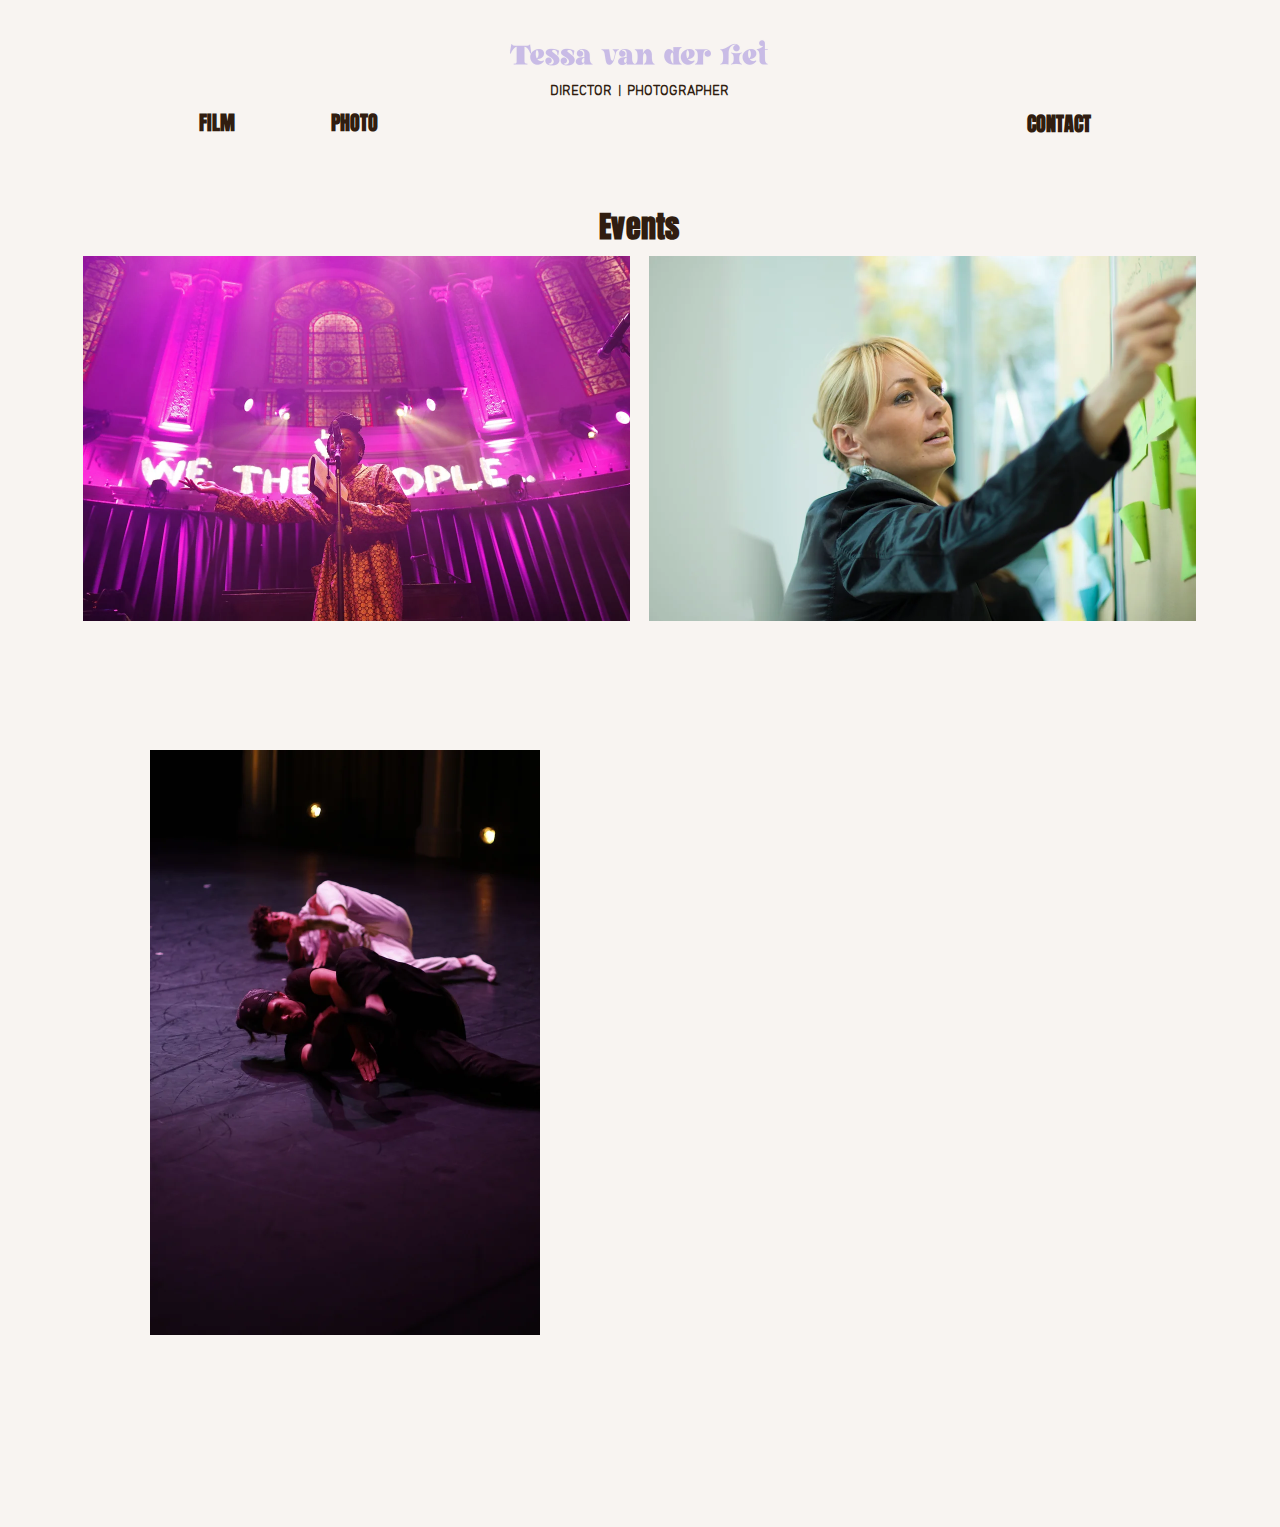
<file: events.html>
<!DOCTYPE html>
<html lang="nl">
<head>
  
  <meta charset='utf-8'>
  <meta name="viewport" content="width=device-width, initial-scale=1" id="spixDesktopViewport" />
  <meta http-equiv="X-UA-Compatible" content="IE=edge">
  <meta name="generator" content="spix.com Website Builder"/>
  

  <!-- Initial CSS -->
  <style>
    a,
    abbr,
    acronym,
    address,
    applet,
    b,
    big,
    blockquote,
    body,
    button,
    caption,
    center,
    cite,
    code,
    dd,
    del,
    dfn,
    div,
    dl,
    dt,
    em,
    fieldset,
    font,
    footer,
    form,
    h1,
    h2,
    h3,
    h4,
    h5,
    h6,
    header,
    html,
    i,
    iframe,
    img,
    ins,
    kbd,
    label,
    legend,
    li,
    nav,
    object,
    ol,
    p,
    pre,
    q,
    s,
    samp,
    section,
    small,
    span,
    strike,
    strong,
    sub,
    sup,
    table,
    tbody,
    td,
    tfoot,
    th,
    thead,
    title,
    tr,
    tt,
    u,
    ul,
    var {
      background: transparent;
      border: 0;
      margin: 0;
      outline: 0;
      padding: 0;
      vertical-align: baseline
    }
  
    body {
      font-family: Arial, Helvetica, sans-serif;
      font-size: 10px
    }
  
    input,
    select,
    textarea {
      box-sizing: border-box;
      font-family: Helvetica, Arial, sans-serif
    }
  
    ol,
    ul {
      list-style: none
    }
  
    blockquote,
    q {
      quotes: none
    }
  
    ins {
      text-decoration: none
    }
  
    del {
      text-decoration: line-through
    }
  
    table {
      border-collapse: collapse;
      border-spacing: 0
    }
  
    a {
      cursor: pointer;
      text-decoration: none
    }
  
    body,
    html {
      height: 100%
    }
  
    body {
      overflow-x: auto;
      overflow-y: scroll
    }
  
    .testStyles {
      overflow-y: hidden
    }
  
    .reset-button {
      -webkit-appearance: none;
      background: none;
      border: 0;
      color: inherit;
      font: inherit;
      line-height: normal;
      outline: 0;
      overflow: visible;
      padding: 0;
      -webkit-user-select: none;
      -moz-user-select: none;
      -ms-user-select: none
    }
  
    :focus {
      outline: none
    }
  
    body.device-mobile-optimized {
      overflow-x: hidden;
      overflow-y: scroll
    }
  
    body.device-mobile-optimized:not(.responsive) #SITE_CONTAINER {
      margin-left: auto;
      margin-right: auto;
      overflow-x: visible;
      position: relative;
      width: 320px
    }
  
    body.device-mobile-optimized:not(.responsive):not(.blockSiteScrolling) #SITE_CONTAINER {
      margin-top: 0
    }
  
    body.device-mobile-optimized>* {
      max-width: 100% !important
    }
  
    body.device-mobile-optimized #site-root {
      overflow-x: hidden;
      overflow-y: hidden
    }
  
    @supports(overflow:clip) {
      body.device-mobile-optimized.dont-overflow-hidden-site-root #site-root {
        overflow-x: clip;
        overflow-y: clip
      }
    }
  
    body.device-mobile-non-optimized #SITE_CONTAINER #site-root {
      overflow-x: hidden;
      overflow-y: auto
    }
  
    body.device-mobile-non-optimized.fullScreenMode {
      background-color: #5f6360
    }
  
    body.device-mobile-non-optimized.fullScreenMode #MOBILE_ACTIONS_MENU,
    body.device-mobile-non-optimized.fullScreenMode #SITE_BACKGROUND,
    body.device-mobile-non-optimized.fullScreenMode #site-root,
    body.fullScreenMode #spix_ADS {
      visibility: hidden
    }
  
    body.fullScreenMode {
      overflow-x: hidden !important;
      overflow-y: hidden !important
    }
  
    body.fullScreenMode.device-mobile-optimized #TINY_MENU {
      opacity: 0;
      pointer-events: none
    }
  
    body.fullScreenMode-scrollable.device-mobile-optimized {
      overflow-x: hidden !important;
      overflow-y: auto !important
    }
  
    body.fullScreenMode-scrollable.device-mobile-optimized #masterPage,
    body.fullScreenMode-scrollable.device-mobile-optimized #site-root {
      overflow-x: hidden !important;
      overflow-y: hidden !important
    }
  
    body.fullScreenMode-scrollable.device-mobile-optimized #SITE_BACKGROUND,
    body.fullScreenMode-scrollable.device-mobile-optimized #masterPage {
      height: auto !important
    }
  
    body.fullScreenMode-scrollable.device-mobile-optimized #masterPage.mesh-layout {
      height: 0 !important
    }
  
    body.blockSiteScrolling {
      overflow: hidden;
      position: fixed;
      width: 100%
    }
  
    body.blockSiteScrolling #SITE_CONTAINER {
      margin-top: calc(var(--blocked-site-scroll-margin-top)*-1)
    }
  
    body.blockSiteScrolling:not(.responsive) #spix_ADS {
      margin-top: var(--blocked-site-scroll-margin-top)
    }
  
    .fullScreenOverlay {
      bottom: 0;
      display: flex;
      justify-content: center;
      left: 0;
      overflow-y: hidden;
      position: fixed;
      right: 0;
      top: -60px;
      z-index: 1005
    }
  
    .fullScreenOverlay>.fullScreenOverlayContent {
      bottom: 0;
      left: 0;
      margin: 0 auto;
      overflow: hidden;
      position: absolute;
      right: 0;
      top: 60px;
      transform: translateZ(0)
    }
  
    [data-mesh-id$=centeredContent],
    [data-mesh-id$=form],
    [data-mesh-id$=inlineContent] {
      pointer-events: none;
      position: relative
    }
  
    [data-mesh-id$=-gridWrapper],
    [data-mesh-id$=-rotated-wrapper] {
      pointer-events: none
    }
  
    [data-mesh-id$=-gridContainer]>*,
    [data-mesh-id$=-rotated-wrapper]>*,
    [data-mesh-id$=inlineContent]>:not([data-mesh-id$=-gridContainer]) {
      pointer-events: auto
    }
  
    .device-mobile-optimized #masterPage.mesh-layout #SOSP_CONTAINER_CUSTOM_ID {
      grid-area: 2/1/3/2;
      -ms-grid-row: 2;
      position: relative
    }
  
    #masterPage.mesh-layout {
      -ms-grid-rows: max-content max-content min-content max-content;
      -ms-grid-columns: 100%;
      align-items: start;
      display: -ms-grid;
      display: grid;
      grid-template-columns: 100%;
      grid-template-rows: max-content max-content min-content max-content;
      justify-content: stretch
    }
  
    #masterPage.mesh-layout #PAGES_CONTAINER,
    #masterPage.mesh-layout #SITE_FOOTER-placeholder,
    #masterPage.mesh-layout #SITE_FOOTER_WRAPPER,
    #masterPage.mesh-layout #SITE_HEADER-placeholder,
    #masterPage.mesh-layout #SITE_HEADER_WRAPPER,
    #masterPage.mesh-layout #SOSP_CONTAINER_CUSTOM_ID[data-state~=mobileView],
    #masterPage.mesh-layout #soapAfterPagesContainer,
    #masterPage.mesh-layout #soapBeforePagesContainer {
      -ms-grid-row-align: start;
      -ms-grid-column-align: start;
      -ms-grid-column: 1
    }
  
    #masterPage.mesh-layout #SITE_HEADER-placeholder,
    #masterPage.mesh-layout #SITE_HEADER_WRAPPER {
      grid-area: 1/1/2/2;
      -ms-grid-row: 1
    }
  
    #masterPage.mesh-layout #PAGES_CONTAINER,
    #masterPage.mesh-layout #soapAfterPagesContainer,
    #masterPage.mesh-layout #soapBeforePagesContainer {
      grid-area: 3/1/4/2;
      -ms-grid-row: 3
    }
  
    #masterPage.mesh-layout #soapAfterPagesContainer,
    #masterPage.mesh-layout #soapBeforePagesContainer {
      width: 100%
    }
  
    #masterPage.mesh-layout #PAGES_CONTAINER {
      align-self: stretch
    }
  
    #masterPage.mesh-layout main#PAGES_CONTAINER {
      display: block
    }
  
    #masterPage.mesh-layout #SITE_FOOTER-placeholder,
    #masterPage.mesh-layout #SITE_FOOTER_WRAPPER {
      grid-area: 4/1/5/2;
      -ms-grid-row: 4
    }
  
    #masterPage.mesh-layout #SITE_PAGES,
    #masterPage.mesh-layout [data-mesh-id=PAGES_CONTAINERcenteredContent],
    #masterPage.mesh-layout [data-mesh-id=PAGES_CONTAINERinlineContent] {
      height: 100%
    }
  
    #masterPage.mesh-layout.desktop>* {
      width: 100%
    }
  
    #masterPage.mesh-layout #PAGES_CONTAINER,
    #masterPage.mesh-layout #SITE_FOOTER,
    #masterPage.mesh-layout #SITE_FOOTER_WRAPPER,
    #masterPage.mesh-layout #SITE_HEADER,
    #masterPage.mesh-layout #SITE_HEADER_WRAPPER,
    #masterPage.mesh-layout #SITE_PAGES,
    #masterPage.mesh-layout #masterPageinlineContent,
    #site-root {
      position: relative
    }
  
    #site-root {
      margin: 0 auto;
      min-height: 100%;
      top: var(--spix-ads-top-height)
    }
  
    #site-root img:not([src]) {
      visibility: hidden
    }
  
    #site-root svg img:not([src]) {
      visibility: visible
    }
  
    body:not(.responsive) #site-root {
      min-width: var(--site-width);
      width: 100%
    }
  
    #SITE_CONTAINER {
      position: relative
    }
  
    .auto-generated-link {
      color: inherit
    }
  
    body:not([data-js-loaded]) [data-hide-prejs] {
      visibility: hidden
    }
  
    #SCROLL_TO_BOTTOM,
    #SCROLL_TO_TOP {
      height: 0
    }
  
    .has-click-trigger {
      cursor: pointer
    }
  
    [data-z-counter] {
      z-index: 0
    }
  
    [data-z-counter="0"] {
      z-index: auto
    }
  
    .spixSiteProperties {
      -webkit-font-smoothing: antialiased;
      -moz-osx-font-smoothing: grayscale
    }
  </style>


<!-- render-head end -->
<!--render body head beginning-->

<style>
  .YzqVVZ {
    overflow: visible;
    position: relative
  }

  .mwF7X1 {
    -webkit-backface-visibility: hidden;
    backface-visibility: hidden
  }

  .YGilLk {
    cursor: pointer
  }

  .HlRz5e {
    display: block;
    height: 100%;
    width: 100%
  }

  .HlRz5e img {
    max-width: var(--spix-img-max-width, 100%)
  }

  .HlRz5e[data-animate-blur] img {
    filter: blur(9px);
    transition: filter .8s ease-in
  }

  .HlRz5e[data-animate-blur] img[data-load-done] {
    filter: none
  }

  .I5zqsT {
    display: block
  }

  .I5zqsT,
  .MW5IWV {
    height: 100%;
    width: 100%
  }

  .MW5IWV {
    left: 0;
    -webkit-mask-image: var(--mask-image, none);
    mask-image: var(--mask-image, none);
    -webkit-mask-position: var(--mask-position, 0);
    mask-position: var(--mask-position, 0);
    -webkit-mask-repeat: var(--mask-repeat, no-repeat);
    mask-repeat: var(--mask-repeat, no-repeat);
    -webkit-mask-size: var(--mask-size, 100%);
    mask-size: var(--mask-size, 100%);
    overflow: hidden;
    pointer-events: var(--fill-layer-background-media-pointer-events);
    position: absolute;
    top: 0
  }

  .MW5IWV.N3eg0s {
    clip: rect(0, auto, auto, 0)
  }

  .MW5IWV .Kv1aVt {
    height: 100%;
    position: absolute;
    top: 0;
    width: 100%
  }

  .MW5IWV .dLPlxY {
    height: var(--fill-layer-image-height, 100%);
    opacity: var(--fill-layer-image-opacity)
  }

  .MW5IWV .dLPlxY img {
    height: 100%;
    width: 100%
  }

  @supports(-webkit-hyphens:none) {
    .MW5IWV.N3eg0s {
      clip: auto;
      -webkit-clip-path: inset(0)
    }
  }

  .VgO9Yg {
    height: 100%
  }

  .LWbAav {
    background-color: var(--bg-overlay-color);
    background-image: var(--bg-gradient)
  }

  .K_YxMd,
  .yK6aSC {
    opacity: var(--fill-layer-video-opacity)
  }

  .NGjcJN {
    bottom: var(--media-padding-bottom);
    height: var(--media-padding-height);
    position: absolute;
    top: var(--media-padding-top);
    width: 100%
  }

  .mNGsUM {
    transform: scale(var(--scale, 1));
    transition: var(--transform-duration, transform 0s)
  }

  .K_YxMd {
    height: 100%;
    position: relative;
    width: 100%
  }

  .bX9O_S {
    -webkit-clip-path: var(--fill-layer-clip);
    clip-path: var(--fill-layer-clip)
  }

  .Z_wCwr,
  .bX9O_S {
    position: absolute;
    top: 0
  }

  .Jxk_UL img,
  .Z_wCwr,
  .bX9O_S {
    height: 100%;
    width: 100%
  }

  .K8MSra {
    opacity: 0
  }

  .K8MSra,
  .YTb3b4 {
    position: absolute;
    top: 0
  }

  .YTb3b4 {
    height: 0;
    left: 0;
    overflow: hidden;
    width: 0
  }

  .SUz0WK {
    left: 0;
    pointer-events: var(--fill-layer-background-media-pointer-events);
    position: var(--fill-layer-background-media-position)
  }

  .FNxOn5,
  .SUz0WK,
  .m4khSP {
    height: 100%;
    top: 0;
    width: 100%
  }

  .FNxOn5 {
    position: absolute
  }

  .m4khSP {
    background-color: var(--fill-layer-background-overlay-color);
    opacity: var(--fill-layer-background-overlay-blend-opacity-fallback, 1);
    position: var(--fill-layer-background-overlay-position);
    transform: var(--fill-layer-background-overlay-transform)
  }

  @supports(mix-blend-mode:overlay) {
    .m4khSP {
      mix-blend-mode: var(--fill-layer-background-overlay-blend-mode);
      opacity: var(--fill-layer-background-overlay-blend-opacity, 1)
    }
  }

  ._C0cVf {
    bottom: 0;
    left: 0;
    position: absolute;
    right: 0;
    top: 0;
    width: 100%
  }

  .hFwGTD {
    transform: translateY(-100%);
    transition: .2s ease-in
  }

  .IQgXoP {
    transition: .2s
  }

  .Nr3Nid {
    opacity: 0;
    transition: .2s ease-in
  }

  .Nr3Nid.l4oO6c {
    z-index: -1 !important
  }

  .iQuoC4 {
    opacity: 1;
    transition: .2s
  }

  .CJF7A2 {
    height: auto
  }

  .CJF7A2,
  .U4Bvut {
    position: relative;
    width: 100%
  }

  :host(:not(.device-mobile-optimized)) .G5K6X8,
  body:not(.device-mobile-optimized) .G5K6X8 {
    margin-left: calc((100% - var(--site-width))/2);
    width: var(--site-width)
  }

  .xU8fqS[data-focuscycled=active] {
    outline: 1px solid transparent
  }

  .xU8fqS[data-focuscycled=active]:not(:focus-within) {
    outline: 2px solid transparent;
    transition: outline .01s ease
  }

  .xU8fqS ._4XcTfy {
    background-color: var(--screenwidth-corvid-background-color, rgba(var(--bg, var(--color_11)), var(--alpha-bg, 1)));
    border-bottom: var(--brwb, 0) solid var(--screenwidth-corvid-border-color, rgba(var(--brd, var(--color_15)), var(--alpha-brd, 1)));
    border-top: var(--brwt, 0) solid var(--screenwidth-corvid-border-color, rgba(var(--brd, var(--color_15)), var(--alpha-brd, 1)));
    bottom: 0;
    box-shadow: var(--shd, 0 0 5px rgba(0, 0, 0, .7));
    left: 0;
    position: absolute;
    right: 0;
    top: 0
  }

  .xU8fqS .gUbusX {
    background-color: rgba(var(--bgctr, var(--color_11)), var(--alpha-bgctr, 1));
    border-radius: var(--rd, 0);
    bottom: var(--brwb, 0);
    top: var(--brwt, 0)
  }

  .xU8fqS .G5K6X8,
  .xU8fqS .gUbusX {
    left: 0;
    position: absolute;
    right: 0
  }

  .xU8fqS .G5K6X8 {
    bottom: 0;
    top: 0
  }

  :host(.device-mobile-optimized) .xU8fqS .G5K6X8,
  body.device-mobile-optimized .xU8fqS .G5K6X8 {
    left: 10px;
    right: 10px
  }

  .SPY_vo {
    pointer-events: none
  }

  .BmZ5pC {
    height: 100%;
    min-height: calc(100vh - var(--spix-ads-height));
    min-width: var(--site-width);
    position: var(--bg-position);
    top: var(--spix-ads-height);
    width: 100%
  }

  .zKbzSQ {
    touch-action: manipulation
  }

  .kuTaGy {
    align-items: center;
    box-sizing: border-box;
    display: flex;
    justify-content: var(--label-align);
    min-width: 100%;
    text-align: initial;
    width: -moz-max-content;
    width: max-content
  }

  .kuTaGy:before {
    max-width: var(--margin-left, 0)
  }

  .kuTaGy:after,
  .kuTaGy:before {
    align-self: stretch;
    content: "";
    flex-grow: 1
  }

  .kuTaGy:after {
    max-width: var(--margin-right, 0)
  }

  .R6ex7N {
    height: 100%
  }

  .R6ex7N .kuTaGy {
    border-radius: var(--corvid-border-radius, var(--rd, 0));
    bottom: 0;
    box-shadow: var(--shd, 0 1px 4px rgba(0, 0, 0, .6));
    left: 0;
    position: absolute;
    right: 0;
    top: 0;
    transition: var(--trans1, border-color .4s ease 0s, background-color .4s ease 0s)
  }

  .R6ex7N .kuTaGy:link,
  .R6ex7N .kuTaGy:visited {
    border-color: transparent
  }

  .R6ex7N .M3I7Z2 {
    color: var(--corvid-color, rgb(var(--txt, var(--color_15))));
    font: var(--fnt, var(--font_5));
    margin: 0;
    position: relative;
    transition: var(--trans2, color .4s ease 0s);
    white-space: nowrap
  }

  .R6ex7N[aria-disabled=false] .kuTaGy {
    background-color: var(--corvid-background-color, rgba(var(--bg, var(--color_17)), var(--alpha-bg, 1)));
    border: solid var(--corvid-border-color, rgba(var(--brd, var(--color_15)), var(--alpha-brd, 1))) var(--corvid-border-width, var(--brw, 0));
    cursor: pointer !important
  }

  :host(.device-mobile-optimized) .R6ex7N[aria-disabled=false]:active .kuTaGy,
  body.device-mobile-optimized .R6ex7N[aria-disabled=false]:active .kuTaGy {
    background-color: rgba(var(--bgh, var(--color_18)), var(--alpha-bgh, 1));
    border-color: rgba(var(--brdh, var(--color_15)), var(--alpha-brdh, 1))
  }

  :host(.device-mobile-optimized) .R6ex7N[aria-disabled=false]:active .M3I7Z2,
  body.device-mobile-optimized .R6ex7N[aria-disabled=false]:active .M3I7Z2 {
    color: rgb(var(--txth, var(--color_15)))
  }

  :host(:not(.device-mobile-optimized)) .R6ex7N[aria-disabled=false]:hover .kuTaGy,
  body:not(.device-mobile-optimized) .R6ex7N[aria-disabled=false]:hover .kuTaGy {
    background-color: rgba(var(--bgh, var(--color_18)), var(--alpha-bgh, 1));
    border-color: rgba(var(--brdh, var(--color_15)), var(--alpha-brdh, 1))
  }

  :host(:not(.device-mobile-optimized)) .R6ex7N[aria-disabled=false]:hover .M3I7Z2,
  body:not(.device-mobile-optimized) .R6ex7N[aria-disabled=false]:hover .M3I7Z2 {
    color: rgb(var(--txth, var(--color_15)))
  }

  .R6ex7N[aria-disabled=true] .kuTaGy {
    background-color: rgba(var(--bgd, 204, 204, 204), var(--alpha-bgd, 1));
    border-color: rgba(var(--brdd, 204, 204, 204), var(--alpha-brdd, 1));
    border-style: solid;
    border-width: var(--corvid-border-width, var(--brw, 0))
  }

  .R6ex7N[aria-disabled=true] .M3I7Z2 {
    color: rgb(var(--txtd, 255, 255, 255))
  }

  .U2uNPe {
    align-items: center;
    box-sizing: border-box;
    display: flex;
    justify-content: var(--label-align);
    min-width: 100%;
    text-align: initial;
    width: -moz-max-content;
    width: max-content
  }

  .U2uNPe:before {
    max-width: var(--margin-left, 0)
  }

  .U2uNPe:after,
  .U2uNPe:before {
    align-self: stretch;
    content: "";
    flex-grow: 1
  }

  .U2uNPe:after {
    max-width: var(--margin-right, 0)
  }

  .S3GIZZ[aria-disabled=false] .U2uNPe {
    cursor: pointer
  }

  :host(.device-mobile-optimized) .S3GIZZ[aria-disabled=false]:active .CQ3ICl,
  body.device-mobile-optimized .S3GIZZ[aria-disabled=false]:active .CQ3ICl {
    color: rgb(var(--txth, var(--color_15)));
    transition: var(--trans, color .4s ease 0s)
  }

  :host(:not(.device-mobile-optimized)) .S3GIZZ[aria-disabled=false]:hover .CQ3ICl,
  body:not(.device-mobile-optimized) .S3GIZZ[aria-disabled=false]:hover .CQ3ICl {
    color: rgb(var(--txth, var(--color_15)));
    transition: var(--trans, color .4s ease 0s)
  }

  .S3GIZZ .U2uNPe {
    bottom: 0;
    left: 0;
    position: absolute;
    right: 0;
    top: 0
  }

  .S3GIZZ .CQ3ICl {
    color: var(--corvid-color, rgb(var(--txt, var(--color_15))));
    font: var(--fnt, var(--font_5));
    transition: var(--trans, color .4s ease 0s);
    white-space: nowrap
  }

  .S3GIZZ[aria-disabled=true] .CQ3ICl {
    color: rgb(var(--txtd, 255, 255, 255))
  }

  :host(:not(.device-mobile-optimized)) .Lw0u6i,
  body:not(.device-mobile-optimized) .Lw0u6i {
    --display: flex;
    display: var(--display)
  }

  :host(:not(.device-mobile-optimized)) .So7Ias,
  body:not(.device-mobile-optimized) .So7Ias {
    display: flex;
    margin: 0 auto;
    position: relative;
    width: calc(100% - var(--padding)*2)
  }

  :host(:not(.device-mobile-optimized)) .So7Ias>*,
  body:not(.device-mobile-optimized) .So7Ias>* {
    flex: var(--column-flex) 1 0%;
    left: 0;
    margin-bottom: var(--padding);
    margin-left: var(--margin);
    margin-top: var(--padding);
    min-width: 0;
    position: relative;
    top: 0
  }

  :host(:not(.device-mobile-optimized)) .So7Ias>:first-child,
  body:not(.device-mobile-optimized) .So7Ias>:first-child {
    margin-left: 0
  }

  :host(.device-mobile-optimized) .So7Ias,
  body.device-mobile-optimized .So7Ias {
    display: block;
    padding: var(--padding) 0;
    position: relative
  }

  :host(.device-mobile-optimized) .So7Ias>*,
  body.device-mobile-optimized .So7Ias>* {
    margin-bottom: var(--margin);
    position: relative
  }

  :host(.device-mobile-optimized) .So7Ias>:first-child,
  body.device-mobile-optimized .So7Ias>:first-child {
    margin-top: var(--firstChildMarginTop, 0)
  }

  :host(.device-mobile-optimized) .So7Ias>:last-child,
  body.device-mobile-optimized .So7Ias>:last-child {
    margin-bottom: var(--lastChildMarginBottom, var(--margin))
  }

  .qby0Dy {
    -webkit-backface-visibility: hidden;
    backface-visibility: hidden
  }

  .dkukWC {
    --divider-pin-height__: min(1, calc(var(--divider-layers-pin-factor__) + 1));
    --divider-pin-layer-height__: var(--divider-layers-pin-factor__);
    --divider-pin-border__: min(1, calc(var(--divider-layers-pin-factor__) / -1 + 1));
    height: calc(var(--divider-height__) + var(--divider-pin-height__)*var(--divider-layers-size__)*var(--divider-layers-y__))
  }

  .dkukWC,
  .dkukWC .FRCqDF {
    left: 0;
    position: absolute;
    width: 100%
  }

  .dkukWC .FRCqDF {
    --divider-layer-i__: var(--divider-layer-i, 0);
    background-position: left calc(50% + var(--divider-offset-x__) + var(--divider-layers-x__)*var(--divider-layer-i__)) bottom;
    background-repeat: repeat-x;
    border-bottom-style: solid;
    border-bottom-width: calc(var(--divider-pin-border__)*var(--divider-layer-i__)*var(--divider-layers-y__));
    height: calc(var(--divider-height__) + var(--divider-pin-layer-height__)*var(--divider-layer-i__)*var(--divider-layers-y__));
    opacity: calc(1 - var(--divider-layer-i__)/(var(--divider-layer-i__) + 1))
  }

  .xnZvZH {
    --divider-height__: var(--divider-top-height, auto);
    --divider-offset-x__: var(--divider-top-offset-x, 0px);
    --divider-layers-size__: var(--divider-top-layers-size, 0);
    --divider-layers-y__: var(--divider-top-layers-y, 0px);
    --divider-layers-x__: var(--divider-top-layers-x, 0px);
    --divider-layers-pin-factor__: var(--divider-top-layers-pin-factor, 0);
    border-top: var(--divider-top-padding, 0) solid var(--divider-top-color, currentColor);
    opacity: var(--divider-top-opacity, 1);
    top: 0;
    transform: var(--divider-top-flip, scaleY(-1))
  }

  .xnZvZH .FRCqDF {
    background-image: var(--divider-top-image, none);
    background-size: var(--divider-top-size, contain);
    border-color: var(--divider-top-color, currentColor);
    bottom: 0;
    filter: var(--divider-top-filter, none)
  }

  .MBOSCN {
    --divider-height__: var(--divider-bottom-height, auto);
    --divider-offset-x__: var(--divider-bottom-offset-x, 0px);
    --divider-layers-size__: var(--divider-bottom-layers-size, 0);
    --divider-layers-y__: var(--divider-bottom-layers-y, 0px);
    --divider-layers-x__: var(--divider-bottom-layers-x, 0px);
    --divider-layers-pin-factor__: var(--divider-bottom-layers-pin-factor, 0);
    border-bottom: var(--divider-bottom-padding, 0) solid var(--divider-bottom-color, currentColor);
    bottom: 0;
    opacity: var(--divider-bottom-opacity, 1);
    transform: var(--divider-bottom-flip, none)
  }

  .MBOSCN .FRCqDF {
    background-image: var(--divider-bottom-image, none);
    background-size: var(--divider-bottom-size, contain);
    border-color: var(--divider-bottom-color, currentColor);
    bottom: 0;
    filter: var(--divider-bottom-filter, none)
  }

  .nTOEE9 {
    height: 100%;
    overflow: hidden;
    width: 100%
  }

  .nTOEE9.sqUyGm:hover {
    cursor: url([data-uri]), auto
  }

  .nTOEE9.C_JY0G:hover {
    cursor: url([data-uri]), auto
  }

  .rYiAuL {
    cursor: pointer
  }

  .gSXewE {
    height: 0;
    left: 0;
    overflow: hidden;
    position: absolute;
    top: 0;
    width: 0
  }

  .j7pOnl {
    box-sizing: border-box;
    height: 100%;
    width: 100%
  }

  .BI8PVQ {
    min-height: var(--image-min-height);
    min-width: var(--image-min-width)
  }

  .BI8PVQ img {
    filter: var(--filter-effect-svg-url);
    -webkit-mask-image: var(--mask-image, none);
    mask-image: var(--mask-image, none);
    -webkit-mask-position: var(--mask-position, 0);
    mask-position: var(--mask-position, 0);
    -webkit-mask-repeat: var(--mask-repeat, no-repeat);
    mask-repeat: var(--mask-repeat, no-repeat);
    -webkit-mask-size: var(--mask-size, 100% 100%);
    mask-size: var(--mask-size, 100% 100%);
    -o-object-position: var(--object-position);
    object-position: var(--object-position)
  }

  .MazNVa {
    left: var(--left, auto);
    position: var(--position-fixed, static);
    top: var(--top, auto);
    z-index: var(--z-index, auto)
  }

  .MazNVa .BI8PVQ img {
    box-shadow: 0 0 0 #000;
    position: static;
    -webkit-user-select: none;
    -moz-user-select: none;
    -ms-user-select: none;
    user-select: none
  }

  .MazNVa .j7pOnl {
    display: block;
    overflow: hidden
  }

  .MazNVa .BI8PVQ {
    overflow: hidden
  }

  .c7cMWz {
    bottom: 0;
    left: 0;
    position: absolute;
    right: 0;
    top: 0
  }

  .FVGvCX {
    height: auto;
    position: relative;
    width: 100%
  }

  body:not(.responsive) .zK7MhX {
    align-self: start;
    grid-area: 1/1/1/1;
    height: 100%;
    justify-self: stretch;
    left: 0;
    position: relative
  }

  :host(:not(.device-mobile-optimized)) .c7cMWz,
  body:not(.device-mobile-optimized) .c7cMWz {
    margin-left: calc((100% - var(--site-width))/2);
    width: var(--site-width)
  }

  .fEm0Bo .c7cMWz {
    background-color: rgba(var(--bg, var(--color_11)), var(--alpha-bg, 1));
    overflow: hidden
  }

  :host(.device-mobile-optimized) .c7cMWz,
  body.device-mobile-optimized .c7cMWz {
    left: 10px;
    right: 10px
  }

  .PFkO7r {
    bottom: 0;
    left: 0;
    position: absolute;
    right: 0;
    top: 0
  }

  .HT5ybB {
    height: auto;
    position: relative;
    width: 100%
  }

  body:not(.responsive) .dBAkHi {
    align-self: start;
    grid-area: 1/1/1/1;
    height: 100%;
    justify-self: stretch;
    left: 0;
    position: relative
  }

  :host(:not(.device-mobile-optimized)) .PFkO7r,
  body:not(.device-mobile-optimized) .PFkO7r {
    margin-left: calc((100% - var(--site-width))/2);
    width: var(--site-width)
  }

  :host(.device-mobile-optimized) .PFkO7r,
  body.device-mobile-optimized .PFkO7r {
    left: 10px;
    right: 10px
  }
</style>
<style>
  .StylableButton2545352419__root {
    -archetype: box;
    border: none;
    box-sizing: border-box;
    cursor: pointer;
    display: block;
    height: 100%;
    min-height: 10px;
    min-width: 10px;
    padding: 0;
    touch-action: manipulation;
    width: 100%
  }

  .StylableButton2545352419__root[disabled] {
    pointer-events: none
  }

  .StylableButton2545352419__root.StylableButton2545352419--hasBackgroundColor {
    background-color: var(--corvid-background-color) !important
  }

  .StylableButton2545352419__root.StylableButton2545352419--hasBorderColor {
    border-color: var(--corvid-border-color) !important
  }

  .StylableButton2545352419__root.StylableButton2545352419--hasBorderRadius {
    border-radius: var(--corvid-border-radius) !important
  }

  .StylableButton2545352419__root.StylableButton2545352419--hasBorderWidth {
    border-width: var(--corvid-border-width) !important
  }

  .StylableButton2545352419__root.StylableButton2545352419--hasColor,
  .StylableButton2545352419__root.StylableButton2545352419--hasColor .StylableButton2545352419__label {
    color: var(--corvid-color) !important
  }

  .StylableButton2545352419__link {
    -archetype: box;
    box-sizing: border-box;
    color: #000;
    text-decoration: none
  }

  .StylableButton2545352419__container {
    align-items: center;
    display: flex;
    flex-basis: auto;
    flex-direction: row;
    flex-grow: 1;
    height: 100%;
    justify-content: center;
    overflow: hidden;
    transition: all .2s ease, visibility 0s;
    width: 100%
  }

  .StylableButton2545352419__label {
    -archetype: text;
    -controller-part-type: LayoutChildDisplayDropdown, LayoutFlexChildSpacing(first);
    max-width: 100%;
    min-width: 1.8em;
    overflow: hidden;
    text-align: center;
    text-overflow: ellipsis;
    transition: inherit;
    white-space: nowrap
  }

  .StylableButton2545352419__root.StylableButton2545352419--isMaxContent .StylableButton2545352419__label {
    text-overflow: unset
  }

  .StylableButton2545352419__root.StylableButton2545352419--isWrapText .StylableButton2545352419__label {
    min-width: 10px;
    overflow-wrap: break-word;
    white-space: break-spaces;
    word-break: break-word
  }

  .StylableButton2545352419__icon {
    -archetype: icon;
    -controller-part-type: LayoutChildDisplayDropdown, LayoutFlexChildSpacing(last);
    flex-shrink: 0;
    height: 50px;
    min-width: 1px;
    transition: inherit
  }

  .StylableButton2545352419__icon.StylableButton2545352419--override {
    display: block !important
  }

  .StylableButton2545352419__icon svg,
  .StylableButton2545352419__icon>div {
    display: flex;
    height: inherit;
    width: inherit
  }

  .Vd6aQZ {
    overflow: hidden;
    padding: 0;
    pointer-events: none;
    white-space: nowrap
  }

  .mHZSwn {
    display: none
  }

  .nDEeB0 {
    cursor: pointer
  }

  .lvxhkV {
    bottom: 0;
    left: 0;
    position: absolute;
    right: 0;
    top: 0;
    width: 100%
  }

  .QJjwEo {
    transform: translateY(-100%);
    transition: .2s ease-in
  }

  .kdBXfh {
    transition: .2s
  }

  .MP52zt {
    opacity: 0;
    transition: .2s ease-in
  }

  .MP52zt.Bhu9m5 {
    z-index: -1 !important
  }

  .LVP8Wf {
    opacity: 1;
    transition: .2s
  }

  .VrZrC0 {
    height: auto
  }

  .VrZrC0,
  .cKxVkc {
    position: relative;
    width: 100%
  }

  :host(:not(.device-mobile-optimized)) .vlM3HR,
  body:not(.device-mobile-optimized) .vlM3HR {
    margin-left: calc((100% - var(--site-width))/2);
    width: var(--site-width)
  }

  .AT7o0U[data-focuscycled=active] {
    outline: 1px solid transparent
  }

  .AT7o0U[data-focuscycled=active]:not(:focus-within) {
    outline: 2px solid transparent;
    transition: outline .01s ease
  }

  .AT7o0U .vlM3HR {
    bottom: 0;
    left: 0;
    position: absolute;
    right: 0;
    top: 0
  }

  .HlRz5e {
    display: block;
    height: 100%;
    width: 100%
  }

  .HlRz5e img {
    max-width: var(--spix-img-max-width, 100%)
  }

  .HlRz5e[data-animate-blur] img {
    filter: blur(9px);
    transition: filter .8s ease-in
  }

  .HlRz5e[data-animate-blur] img[data-load-done] {
    filter: none
  }

  .I5zqsT {
    display: block;
    height: 100%;
    width: 100%
  }

  .WzbAF8 .mpGTIt .O6KwRn {
    display: var(--item-display);
    height: var(--item-size);
    margin: var(--item-margin);
    width: var(--item-size)
  }

  .WzbAF8 .mpGTIt .O6KwRn:last-child {
    margin: 0
  }

  .WzbAF8 .mpGTIt .O6KwRn .oRtuWN {
    display: block
  }

  .WzbAF8 .mpGTIt .O6KwRn .oRtuWN .YaS0jR {
    height: var(--item-size);
    width: var(--item-size)
  }

  .WzbAF8 .mpGTIt {
    height: 100%;
    position: absolute;
    white-space: nowrap;
    width: 100%
  }

  :host(.device-mobile-optimized) .WzbAF8 .mpGTIt,
  body.device-mobile-optimized .WzbAF8 .mpGTIt {
    white-space: normal
  }

  .sNF2R0 {
    opacity: 0
  }

  .hLoBV3 {
    transition: opacity var(--transition-duration) cubic-bezier(.37, 0, .63, 1)
  }

  .Rdf41z,
  .hLoBV3 {
    opacity: 1
  }

  .ftlZWo {
    transition: opacity var(--transition-duration) cubic-bezier(.37, 0, .63, 1)
  }

  .ATGlOr,
  .ftlZWo {
    opacity: 0
  }

  .KQSXD0 {
    transition: opacity var(--transition-duration) cubic-bezier(.64, 0, .78, 0)
  }

  .KQSXD0,
  .pagQKE {
    opacity: 1
  }

  ._6zG5H {
    opacity: 0;
    transition: opacity var(--transition-duration) cubic-bezier(.22, 1, .36, 1)
  }

  .BB49uC {
    transform: translateX(100%)
  }

  .j9xE1V {
    transition: transform var(--transition-duration) cubic-bezier(.87, 0, .13, 1)
  }

  .ICs7Rs,
  .j9xE1V {
    transform: translateX(0)
  }

  .DxijZJ {
    transition: transform var(--transition-duration) cubic-bezier(.87, 0, .13, 1)
  }

  .B5kjYq,
  .DxijZJ {
    transform: translateX(-100%)
  }

  .cJijIV {
    transition: transform var(--transition-duration) cubic-bezier(.87, 0, .13, 1)
  }

  .cJijIV,
  .hOxaWM {
    transform: translateX(0)
  }

  .T9p3fN {
    transform: translateX(100%);
    transition: transform var(--transition-duration) cubic-bezier(.87, 0, .13, 1)
  }

  .qDxYJm {
    transform: translateY(100%)
  }

  .aA9V0P {
    transition: transform var(--transition-duration) cubic-bezier(.87, 0, .13, 1)
  }

  .YPXPAS,
  .aA9V0P {
    transform: translateY(0)
  }

  .Xf2zsA {
    transition: transform var(--transition-duration) cubic-bezier(.87, 0, .13, 1)
  }

  .Xf2zsA,
  .y7Kt7s {
    transform: translateY(-100%)
  }

  .EeUgMu {
    transition: transform var(--transition-duration) cubic-bezier(.87, 0, .13, 1)
  }

  .EeUgMu,
  .fdHrtm {
    transform: translateY(0)
  }

  .WIFaG4 {
    transform: translateY(100%);
    transition: transform var(--transition-duration) cubic-bezier(.87, 0, .13, 1)
  }

  body:not(.responsive) .JshATs {
    overflow-x: clip
  }

  .fcNEqv {
    display: grid;
    grid-template-columns: 1fr;
    grid-template-rows: 1fr;
    height: 100%
  }

  .fcNEqv>div {
    align-self: stretch !important;
    justify-self: stretch !important
  }

  .u9k3ts {
    bottom: 0;
    left: 0;
    position: absolute;
    right: 0;
    top: 0
  }

  .WQ4fSJ {
    cursor: pointer
  }

  .aizuI7 {
    -webkit-tap-highlight-color: rgba(0, 0, 0, 0);
    fill: var(--fill);
    fill-opacity: var(--fill-opacity);
    stroke: var(--stroke);
    stroke-opacity: var(--stroke-opacity);
    stroke-width: var(--stroke-width);
    filter: var(--drop-shadow, none);
    opacity: var(--opacity);
    transform: var(--flip)
  }

  .aizuI7,
  .aizuI7 svg {
    bottom: 0;
    left: 0;
    position: absolute;
    right: 0;
    top: 0
  }

  .aizuI7 svg {
    height: var(--svg-calculated-height, 100%);
    margin: auto;
    padding: var(--svg-calculated-padding, 0);
    width: var(--svg-calculated-width, 100%)
  }

  .TcoJIb * {
    vector-effect: non-scaling-stroke
  }

  .R8rhQA svg,
  .elfY4_ svg {
    overflow: visible !important
  }

  @supports(-webkit-hyphens:none) {
    .aizuI7.elfY4_ {
      will-change: filter
    }
  }

  ol.font_100,
  ul.font_100 {
    color: #080808;
    font-family: "Arial, Helvetica, sans-serif", serif;
    font-size: 10px;
    font-style: normal;
    font-variant: normal;
    font-weight: 400;
    letter-spacing: normal;
    line-height: normal;
    margin: 0;
    text-decoration: none
  }

  ol.font_100 li,
  ul.font_100 li {
    margin-bottom: 12px
  }

  ol.spix-list-text-align,
  ul.spix-list-text-align {
    list-style-position: inside
  }

  ol.spix-list-text-align h1,
  ol.spix-list-text-align h2,
  ol.spix-list-text-align h3,
  ol.spix-list-text-align h4,
  ol.spix-list-text-align h5,
  ol.spix-list-text-align h6,
  ol.spix-list-text-align p,
  ul.spix-list-text-align h1,
  ul.spix-list-text-align h2,
  ul.spix-list-text-align h3,
  ul.spix-list-text-align h4,
  ul.spix-list-text-align h5,
  ul.spix-list-text-align h6,
  ul.spix-list-text-align p {
    display: inline
  }

  .dZ1L9N {
    cursor: pointer
  }

  .m0paWe {
    clip: rect(0 0 0 0);
    border: 0;
    height: 1px;
    margin: -1px;
    overflow: hidden;
    padding: 0;
    position: absolute;
    width: 1px
  }

  .tz5f0K [data-attr-richtext-marker=true] table {
    border-collapse: collapse;
    margin: 15px 0;
    width: 100%
  }

  .tz5f0K [data-attr-richtext-marker=true] table td {
    padding: 12px;
    position: relative
  }

  .tz5f0K [data-attr-richtext-marker=true] table td:after {
    border-bottom: 1px solid currentColor;
    border-left: 1px solid currentColor;
    bottom: 0;
    content: "";
    left: 0;
    opacity: .2;
    position: absolute;
    right: 0;
    top: 0
  }

  .tz5f0K [data-attr-richtext-marker=true] table tr td:last-child:after {
    border-right: 1px solid currentColor
  }

  .tz5f0K [data-attr-richtext-marker=true] table tr:first-child td:after {
    border-top: 1px solid currentColor
  }

  .Mpd2QF {
    min-height: var(--min-height);
    min-width: var(--min-width)
  }

  .Mpd2QF .RpJUy_ {
    word-wrap: break-word;
    height: 100%;
    overflow-wrap: break-word;
    position: relative;
    width: 100%
  }

  .Mpd2QF .RpJUy_ ul {
    list-style: disc inside
  }

  .Mpd2QF .RpJUy_ li {
    margin-bottom: 12px
  }

  .BaOVQ8 blockquote,
  .BaOVQ8 h1,
  .BaOVQ8 h2,
  .BaOVQ8 h3,
  .BaOVQ8 h4,
  .BaOVQ8 h5,
  .BaOVQ8 h6,
  .BaOVQ8 p {
    letter-spacing: normal;
    line-height: normal
  }

  .KriRUO {
    min-height: var(--min-height);
    min-width: var(--min-width)
  }

  .KriRUO .RpJUy_ {
    word-wrap: break-word;
    height: 100%;
    overflow-wrap: break-word;
    position: relative;
    width: 100%
  }

  .KriRUO .RpJUy_ ol,
  .KriRUO .RpJUy_ ul {
    letter-spacing: normal;
    line-height: normal;
    margin-left: .5em;
    padding-left: 1.3em
  }

  .KriRUO .RpJUy_ ol[dir=rtl],
  .KriRUO .RpJUy_ ul[dir=rtl] {
    margin-right: .5em;
    padding-right: 1.3em
  }

  .KriRUO .RpJUy_ ul {
    list-style-type: disc
  }

  .KriRUO .RpJUy_ ol {
    list-style-type: decimal
  }

  .KriRUO .RpJUy_ ol[dir=rtl],
  .KriRUO .RpJUy_ ul[dir=rtl] {
    margin-right: .5em;
    padding-right: 1.3em
  }

  .KriRUO .RpJUy_ ol ul,
  .KriRUO .RpJUy_ ul ul {
    line-height: normal;
    list-style-type: circle
  }

  .KriRUO .RpJUy_ ol ol ul,
  .KriRUO .RpJUy_ ol ul ul,
  .KriRUO .RpJUy_ ul ol ul,
  .KriRUO .RpJUy_ ul ul ul {
    line-height: normal;
    list-style-type: square
  }

  .KriRUO .RpJUy_ li {
    font-style: inherit;
    font-weight: inherit;
    letter-spacing: normal;
    line-height: inherit
  }

  .KriRUO .RpJUy_ h1,
  .KriRUO .RpJUy_ h2,
  .KriRUO .RpJUy_ h3,
  .KriRUO .RpJUy_ h4,
  .KriRUO .RpJUy_ h5,
  .KriRUO .RpJUy_ h6,
  .KriRUO .RpJUy_ p {
    letter-spacing: normal;
    line-height: normal;
    margin: 0
  }

  .KriRUO .RpJUy_ a {
    color: inherit
  }

  .BaOVQ8,
  .KcpHeO {
    word-wrap: break-word;
    min-height: var(--min-height);
    min-width: var(--min-width);
    overflow-wrap: break-word;
    pointer-events: none;
    text-align: start
  }

  .BaOVQ8>*,
  .KcpHeO>* {
    pointer-events: auto
  }

  .BaOVQ8 li,
  .KcpHeO li {
    font-style: inherit;
    font-weight: inherit;
    letter-spacing: normal;
    line-height: inherit
  }

  .BaOVQ8 ol,
  .BaOVQ8 ul,
  .KcpHeO ol,
  .KcpHeO ul {
    letter-spacing: normal;
    line-height: normal;
    margin-left: .5em;
    margin-right: 0;
    padding-left: 1.3em;
    padding-right: 0
  }

  .BaOVQ8 ul,
  .KcpHeO ul {
    list-style-type: disc
  }

  .BaOVQ8 ol,
  .KcpHeO ol {
    list-style-type: decimal
  }

  .BaOVQ8 ol ul,
  .BaOVQ8 ul ul,
  .KcpHeO ol ul,
  .KcpHeO ul ul {
    list-style-type: circle
  }

  .BaOVQ8 ol ol ul,
  .BaOVQ8 ol ul ul,
  .BaOVQ8 ul ol ul,
  .BaOVQ8 ul ul ul,
  .KcpHeO ol ol ul,
  .KcpHeO ol ul ul,
  .KcpHeO ul ol ul,
  .KcpHeO ul ul ul {
    list-style-type: square
  }

  .BaOVQ8 ol[dir=rtl],
  .BaOVQ8 ol[dir=rtl] ol,
  .BaOVQ8 ol[dir=rtl] ul,
  .BaOVQ8 ul[dir=rtl],
  .BaOVQ8 ul[dir=rtl] ol,
  .BaOVQ8 ul[dir=rtl] ul,
  .KcpHeO ol[dir=rtl],
  .KcpHeO ol[dir=rtl] ol,
  .KcpHeO ol[dir=rtl] ul,
  .KcpHeO ul[dir=rtl],
  .KcpHeO ul[dir=rtl] ol,
  .KcpHeO ul[dir=rtl] ul {
    margin-left: 0;
    margin-right: .5em;
    padding-left: 0;
    padding-right: 1.3em
  }

  .BaOVQ8 blockquote,
  .BaOVQ8 h1,
  .BaOVQ8 h2,
  .BaOVQ8 h3,
  .BaOVQ8 h4,
  .BaOVQ8 h5,
  .BaOVQ8 h6,
  .BaOVQ8 p,
  .KcpHeO blockquote,
  .KcpHeO h1,
  .KcpHeO h2,
  .KcpHeO h3,
  .KcpHeO h4,
  .KcpHeO h5,
  .KcpHeO h6,
  .KcpHeO p {
    margin: 0
  }

  .BaOVQ8 a,
  .KcpHeO a {
    color: inherit
  }

  .big2ZD {
    display: grid;
    grid-template-columns: 1fr;
    grid-template-rows: 1fr;
    height: calc(100% - var(--spix-ads-height));
    left: 0;
    margin-top: var(--spix-ads-height);
    position: fixed;
    top: 0;
    width: 100%
  }

  .SHHiV9,
  .big2ZD {
    pointer-events: none;
    z-index: var(--pinned-layer-in-container, var(--above-all-in-container))
  }
</style>
<style>
  .LHrbPP {
    background: #fff;
    border-radius: 24px;
    color: #116dff;
    cursor: pointer;
    font-family: Helvetica, Arial, メイリオ, meiryo, ヒラギノ角ゴ pro w3, hiragino kaku gothic pro, sans-serif;
    font-size: 14px;
    height: 0;
    left: 50%;
    margin-left: -94px;
    opacity: 0;
    padding: 0 24px 0 24px;
    pointer-events: none;
    position: absolute;
    top: 60px;
    width: 0;
    z-index: 9999
  }

  .LHrbPP:focus {
    border: 2px solid;
    height: 40px;
    opacity: 1;
    pointer-events: auto;
    width: auto
  }
</style>
<style>
  .TWFxr5 {
    height: auto !important
  }
</style>


<title>EVENTS | tessavanderriet</title>
  <link rel="canonical" href="events"/>
  <link rel="icon" type="image/x-icon" href="images/favicon.ico">
  <link rel="shortcut icon" type="image/x-icon" href="images/favicon.ico">
  <meta property="og:title" content="EVENTS | tessavanderriet"/>
  <meta property="og:url" content="https://www.tessavanderriet.com/events"/>
  <meta property="og:site_name" content="tessavanderriet"/>
  <meta property="og:type" content="website"/>
  <meta name="twitter:card" content="summary_large_image"/>
  <meta name="twitter:title" content="EVENTS | tessavanderriet"/>

<!--render body head end-->


<pages-css id="pages-css">
  <style id="css_masterPage">#masterPage:not(.landingPage) #PAGES_CONTAINER{margin-top:0px;margin-bottom:0px;}#masterPage.landingPage #SITE_FOOTER{display:none;}#masterPage.landingPage #SITE_HEADER{display:none;}#masterPage.landingPage #SITE_HEADER-placeholder{display:none;}#masterPage.landingPage #SITE_FOOTER-placeholder{display:none;}#SITE_FOOTER{--pinned-layer-in-container:50;--above-all-in-container:49;}#PAGES_CONTAINER{--pinned-layer-in-container:51;--above-all-in-container:49;}#SITE_HEADER{z-index:49;--above-all-in-container:10000;}
	:root,:host{--color_0:255,255,255;--color_44:248,244,241;--color_22:237,221,240;--color_1:255,255,255;--color_2:0,0,0;--color_3:237,28,36;--color_4:0,136,203;--color_5:255,203,5;--color_6:114,114,114;--color_7:176,176,176;--color_8:255,255,255;--color_23:230,199,235;--color_9:114,114,114;--color_10:176,176,176;--color_11:248,244,241;--color_12:198,195,193;--color_13:149,146,145;--color_14:99,98,96;--color_15:48,29,16;--color_16:224,184,165;--color_17:194,141,116;--color_18:163,74,33;--color_24:184,159,188;--color_19:109,49,22;--color_20:54,25,11;--color_25:132,115,135;--color_26:250,216,197;--color_27:247,183,151;--color_28:247,146,94;--color_29:124,73,47;--color_30:62,37,24;--color_31:242,229,228;--color_32:242,217,216;--color_33:243,199,196;--color_34:194,159,157;--color_35:146,119,118;--color_36:248,244,241;--color_37:48,29,16;--color_38:198,195,193;--color_39:149,146,145;--color_40:99,98,96;--font_0:normal normal bold 40px/1.4em raleway,sans-serif;--color_41:163,74,33;--color_45:48,29,16;--color_46:48,29,16;--color_47:198,195,193;--color_48:163,74,33;--color_49:163,74,33;--color_50:248,244,241;--color_51:248,244,241;--color_52:163,74,33;--color_53:163,74,33;--color_54:149,146,145;--color_55:149,146,145;--color_56:248,244,241;--color_57:248,244,241;--color_58:163,74,33;--color_42:48,29,16;--color_59:248,244,241;--color_60:163,74,33;--color_61:163,74,33;--color_62:248,244,241;--color_63:248,244,241;--font_1:normal normal normal 15px/1.4em raleway,sans-serif;--font_2:normal normal bold 36px/1.4em raleway,sans-serif;--font_3:normal normal normal 60px/1.4em raleway,sans-serif;--font_4:normal normal normal 30px/1.4em raleway,sans-serif;--font_5:normal normal normal 22px/1.4em raleway,sans-serif;--font_6:normal normal normal 19px/1.4em raleway,sans-serif;--font_7:normal normal normal 15px/1.4em raleway,sans-serif;--color_64:149,146,145;--color_21:243,235,245;--font_8:normal normal normal 14px/1.4em din-next-w01-light,din-next-w02-light,din-next-w10-light,sans-serif;--font_9:normal normal normal 13px/1.4em din-next-w01-light,din-next-w02-light,din-next-w10-light,sans-serif;--font_10:normal normal normal 10px/1.4em din-next-w01-light,din-next-w02-light,din-next-w10-light,sans-serif;--spix-ads-height:0px;--spix-ads-top-height:0px;--site-width:980px;--above-all-z-index:100000;--portals-z-index:100001;-webkit-font-smoothing:antialiased;-moz-osx-font-smoothing:grayscale;--minViewportSize:320;--color_65:149,146,145;--color_43:149,146,145;--maxViewportSize:1920}.font_0{font:var(--font_0);color:rgb(var(--color_15));letter-spacing:0em}.font_1{font:var(--font_1);color:rgb(var(--color_14));letter-spacing:0em}.font_2{font:var(--font_2);color:rgb(var(--color_14));letter-spacing:0em}.font_3{font:var(--font_3);color:rgb(var(--color_15));letter-spacing:0em}.font_4{font:var(--font_4);color:rgb(var(--color_15));letter-spacing:0em}.font_5{font:var(--font_5);color:rgb(var(--color_15));letter-spacing:0em}.font_6{font:var(--font_6);color:rgb(var(--color_15));letter-spacing:0em}.font_7{font:var(--font_7);color:rgb(var(--color_15));letter-spacing:0em}.font_8{font:var(--font_8);color:rgb(var(--color_15));letter-spacing:0em}.font_9{font:var(--font_9);color:rgb(var(--color_15));letter-spacing:0em}.font_10{font:var(--font_10);color:rgb(var(--color_15));letter-spacing:0em}.color_0{color:rgb(var(--color_0))}.color_1{color:rgb(var(--color_1))}.color_2{color:rgb(var(--color_2))}.color_3{color:rgb(var(--color_3))}.color_4{color:rgb(var(--color_4))}.color_5{color:rgb(var(--color_5))}.color_6{color:rgb(var(--color_6))}.color_7{color:rgb(var(--color_7))}.color_8{color:rgb(var(--color_8))}.color_9{color:rgb(var(--color_9))}.color_10{color:rgb(var(--color_10))}.color_11{color:rgb(var(--color_11))}.color_12{color:rgb(var(--color_12))}.color_13{color:rgb(var(--color_13))}.color_14{color:rgb(var(--color_14))}.color_15{color:rgb(var(--color_15))}.color_16{color:rgb(var(--color_16))}.color_17{color:rgb(var(--color_17))}.color_18{color:rgb(var(--color_18))}.color_19{color:rgb(var(--color_19))}.color_20{color:rgb(var(--color_20))}.color_21{color:rgb(var(--color_21))}.color_22{color:rgb(var(--color_22))}.color_23{color:rgb(var(--color_23))}.color_24{color:rgb(var(--color_24))}.color_25{color:rgb(var(--color_25))}.color_26{color:rgb(var(--color_26))}.color_27{color:rgb(var(--color_27))}.color_28{color:rgb(var(--color_28))}.color_29{color:rgb(var(--color_29))}.color_30{color:rgb(var(--color_30))}.color_31{color:rgb(var(--color_31))}.color_32{color:rgb(var(--color_32))}.color_33{color:rgb(var(--color_33))}.color_34{color:rgb(var(--color_34))}.color_35{color:rgb(var(--color_35))}.color_36{color:rgb(var(--color_36))}.color_37{color:rgb(var(--color_37))}.color_38{color:rgb(var(--color_38))}.color_39{color:rgb(var(--color_39))}.color_40{color:rgb(var(--color_40))}.color_41{color:rgb(var(--color_41))}.color_42{color:rgb(var(--color_42))}.color_43{color:rgb(var(--color_43))}.color_44{color:rgb(var(--color_44))}.color_45{color:rgb(var(--color_45))}.color_46{color:rgb(var(--color_46))}.color_47{color:rgb(var(--color_47))}.color_48{color:rgb(var(--color_48))}.color_49{color:rgb(var(--color_49))}.color_50{color:rgb(var(--color_50))}.color_51{color:rgb(var(--color_51))}.color_52{color:rgb(var(--color_52))}.color_53{color:rgb(var(--color_53))}.color_54{color:rgb(var(--color_54))}.color_55{color:rgb(var(--color_55))}.color_56{color:rgb(var(--color_56))}.color_57{color:rgb(var(--color_57))}.color_58{color:rgb(var(--color_58))}.color_59{color:rgb(var(--color_59))}.color_60{color:rgb(var(--color_60))}.color_61{color:rgb(var(--color_61))}.color_62{color:rgb(var(--color_62))}.color_63{color:rgb(var(--color_63))}.color_64{color:rgb(var(--color_64))}.color_65{color:rgb(var(--color_65))}.backcolor_0{background-color:rgb(var(--color_0))}.backcolor_1{background-color:rgb(var(--color_1))}.backcolor_2{background-color:rgb(var(--color_2))}.backcolor_3{background-color:rgb(var(--color_3))}.backcolor_4{background-color:rgb(var(--color_4))}.backcolor_5{background-color:rgb(var(--color_5))}.backcolor_6{background-color:rgb(var(--color_6))}.backcolor_7{background-color:rgb(var(--color_7))}.backcolor_8{background-color:rgb(var(--color_8))}.backcolor_9{background-color:rgb(var(--color_9))}.backcolor_10{background-color:rgb(var(--color_10))}.backcolor_11{background-color:rgb(var(--color_11))}.backcolor_12{background-color:rgb(var(--color_12))}.backcolor_13{background-color:rgb(var(--color_13))}.backcolor_14{background-color:rgb(var(--color_14))}.backcolor_15{background-color:rgb(var(--color_15))}.backcolor_16{background-color:rgb(var(--color_16))}.backcolor_17{background-color:rgb(var(--color_17))}.backcolor_18{background-color:rgb(var(--color_18))}.backcolor_19{background-color:rgb(var(--color_19))}.backcolor_20{background-color:rgb(var(--color_20))}.backcolor_21{background-color:rgb(var(--color_21))}.backcolor_22{background-color:rgb(var(--color_22))}.backcolor_23{background-color:rgb(var(--color_23))}.backcolor_24{background-color:rgb(var(--color_24))}.backcolor_25{background-color:rgb(var(--color_25))}.backcolor_26{background-color:rgb(var(--color_26))}.backcolor_27{background-color:rgb(var(--color_27))}.backcolor_28{background-color:rgb(var(--color_28))}.backcolor_29{background-color:rgb(var(--color_29))}.backcolor_30{background-color:rgb(var(--color_30))}.backcolor_31{background-color:rgb(var(--color_31))}.backcolor_32{background-color:rgb(var(--color_32))}.backcolor_33{background-color:rgb(var(--color_33))}.backcolor_34{background-color:rgb(var(--color_34))}.backcolor_35{background-color:rgb(var(--color_35))}.backcolor_36{background-color:rgb(var(--color_36))}.backcolor_37{background-color:rgb(var(--color_37))}.backcolor_38{background-color:rgb(var(--color_38))}.backcolor_39{background-color:rgb(var(--color_39))}.backcolor_40{background-color:rgb(var(--color_40))}.backcolor_41{background-color:rgb(var(--color_41))}.backcolor_42{background-color:rgb(var(--color_42))}.backcolor_43{background-color:rgb(var(--color_43))}.backcolor_44{background-color:rgb(var(--color_44))}.backcolor_45{background-color:rgb(var(--color_45))}.backcolor_46{background-color:rgb(var(--color_46))}.backcolor_47{background-color:rgb(var(--color_47))}.backcolor_48{background-color:rgb(var(--color_48))}.backcolor_49{background-color:rgb(var(--color_49))}.backcolor_50{background-color:rgb(var(--color_50))}.backcolor_51{background-color:rgb(var(--color_51))}.backcolor_52{background-color:rgb(var(--color_52))}.backcolor_53{background-color:rgb(var(--color_53))}.backcolor_54{background-color:rgb(var(--color_54))}.backcolor_55{background-color:rgb(var(--color_55))}.backcolor_56{background-color:rgb(var(--color_56))}.backcolor_57{background-color:rgb(var(--color_57))}.backcolor_58{background-color:rgb(var(--color_58))}.backcolor_59{background-color:rgb(var(--color_59))}.backcolor_60{background-color:rgb(var(--color_60))}.backcolor_61{background-color:rgb(var(--color_61))}.backcolor_62{background-color:rgb(var(--color_62))}.backcolor_63{background-color:rgb(var(--color_63))}.backcolor_64{background-color:rgb(var(--color_64))}.backcolor_65{background-color:rgb(var(--color_65))}#SITE_CONTAINER.focus-ring-active :not(.has-custom-focus):not(.ignore-focus):not([tabindex="-1"]):focus, #SITE_CONTAINER.focus-ring-active :not(.has-custom-focus):not(.ignore-focus):not([tabindex="-1"]):focus ~ .spixSdkShowFocusOnSibling{box-shadow:0 0 0 1px #ffffff, 0 0 0 3px #116dff !important;z-index:1}[data-mesh-id=SITE_FOOTERinlineContent]{height:auto;width:100%;position:static;min-height:192px}[data-mesh-id=SITE_HEADERinlineContent]{height:auto;width:100%;display:flex}[data-mesh-id=SITE_HEADERinlineContent-gridContainer]{position:static;display:grid;height:auto;width:100%;min-height:auto;margin-bottom:-5px;grid-template-rows:min-content 1fr;grid-template-columns:100%}[data-mesh-id=SITE_HEADERinlineContent-gridContainer] > [id="comp-kmt2b2i2"]{position:relative;margin:26px 0px 21px calc((100% - 980px) * 0.5);left:357px;grid-area:1 / 1 / 2 / 2;justify-self:start;align-self:start}[data-mesh-id=SITE_HEADERinlineContent-gridContainer] > [id="comp-kowv06to"]{position:relative;margin:4px 0px 5px calc((100% - 980px) * 0.5);left:0px;grid-area:2 / 1 / 3 / 2;justify-self:start;align-self:start}[data-mesh-id=SITE_HEADERinlineContent-gridContainer] > [id="comp-kowuz5rz"]{position:relative;margin:0px 0px 0px calc((100% - 980px) * 0.5);left:133px;grid-area:2 / 1 / 3 / 2;justify-self:start;align-self:start}[data-mesh-id=SITE_HEADERinlineContent-gridContainer] > [id="comp-j7lqyrcu"]{position:relative;margin:5px 0px 4px calc((100% - 980px) * 0.5);left:838px;grid-area:2 / 1 / 3 / 2;justify-self:start;align-self:start}#comp-kmt2b2i2{width:264px;height:56px}#comp-kowv06to{width:133px;height:31px}#comp-kowuz5rz{width:142px;height:40px}#comp-j7lqyrcu{width:142px;height:31px}#masterPage{left:0;margin-left:0;width:100%;min-width:980px}#SITE_FOOTER{left:0;margin-left:0;width:100%;min-width:980px}#PAGES_CONTAINER{left:0;margin-left:0;width:100%;min-width:980px}#SITE_HEADER{left:0;margin-left:0;width:100%;min-width:980px}#SITE_PAGES{left:0;margin-left:0;width:100%;min-width:980px}
	@font-face {
  font-family: 'Raleway';
  font-style: italic;
  font-weight: 400;
  src: url("fonts/Ralewayitalic_KWxWMT.woff2") format('woff2');
  unicode-range: U+0460-052F, U+1C80-1C88, U+20B4, U+2DE0-2DFF, U+A640-A69F, U+FE2E-FE2F;
font-display: block;
}
@font-face {
  font-family: 'Raleway';
  font-style: italic;
  font-weight: 400;
  src: url("fonts/Ralewayitalic_KWxWMT.woff2") format('woff2');
  unicode-range: U+0400-045F, U+0490-0491, U+04B0-04B1, U+2116;
font-display: block;
}
@font-face {
  font-family: 'Raleway';
  font-style: italic;
  font-weight: 400;
  src: url("fonts/Ralewayitalic_KWxWMT.woff2") format('woff2');
  unicode-range: U+0102-0103, U+0110-0111, U+0128-0129, U+0168-0169, U+01A0-01A1, U+01AF-01B0, U+1EA0-1EF9, U+20AB;
font-display: block;
}
@font-face {
  font-family: 'Raleway';
  font-style: italic;
  font-weight: 400;
  src: url("fonts/Ralewayitalic_KWxWMT.woff2") format('woff2');
  unicode-range: U+0100-024F, U+0259, U+1E00-1EFF, U+2020, U+20A0-20AB, U+20AD-20CF, U+2113, U+2C60-2C7F, U+A720-A7FF;
font-display: block;
}
@font-face {
  font-family: 'Raleway';
  font-style: italic;
  font-weight: 400;
  src: url("fonts/Ralewayitalic2_KWxQ.woff2") format('woff2');
  unicode-range: U+0000-00FF, U+0131, U+0152-0153, U+02BB-02BC, U+02C6, U+02DA, U+02DC, U+2000-206F, U+2074, U+20AC, U+2122, U+2191, U+2193, U+2212, U+2215, U+FEFF, U+FFFD;
font-display: block;
}
@font-face {
  font-family: 'Raleway';
  font-style: italic;
  font-weight: 700;
  src: url("fonts/Ralewayitalic_KWxWMT.woff2") format('woff2');
  unicode-range: U+0460-052F, U+1C80-1C88, U+20B4, U+2DE0-2DFF, U+A640-A69F, U+FE2E-FE2F;
font-display: block;
}
@font-face {
  font-family: 'Raleway';
  font-style: italic;
  font-weight: 700;
  src: url("fonts/Ralewayitalic_KWxWMT.woff2") format('woff2');
  unicode-range: U+0400-045F, U+0490-0491, U+04B0-04B1, U+2116;
font-display: block;
}
@font-face {
  font-family: 'Raleway';
  font-style: italic;
  font-weight: 700;
  src: url("fonts/Ralewayitalic_KWxWMT.woff2") format('woff2');
  unicode-range: U+0102-0103, U+0110-0111, U+0128-0129, U+0168-0169, U+01A0-01A1, U+01AF-01B0, U+1EA0-1EF9, U+20AB;
font-display: block;
}
@font-face {
  font-family: 'Raleway';
  font-style: italic;
  font-weight: 700;
  src: url("fonts/Ralewayitalic_KWxWMT.woff2") format('woff2');
  unicode-range: U+0100-024F, U+0259, U+1E00-1EFF, U+2020, U+20A0-20AB, U+20AD-20CF, U+2113, U+2C60-2C7F, U+A720-A7FF;
font-display: block;
}
@font-face {
  font-family: 'Raleway';
  font-style: italic;
  font-weight: 700;
  src: url("fonts/Ralewayitalic2_KWxQ.woff2") format('woff2');
  unicode-range: U+0000-00FF, U+0131, U+0152-0153, U+02BB-02BC, U+02C6, U+02DA, U+02DC, U+2000-206F, U+2074, U+20AC, U+2122, U+2191, U+2193, U+2212, U+2215, U+FEFF, U+FFFD;
font-display: block;
}
@font-face {
  font-family: 'Raleway';
  font-style: normal;
  font-weight: 400;
  src: url("fonts/Ralewaynormal_ttDfCmxA.woff2") format('woff2');
  unicode-range: U+0460-052F, U+1C80-1C88, U+20B4, U+2DE0-2DFF, U+A640-A69F, U+FE2E-FE2F;
font-display: block;
}
@font-face {
  font-family: 'Raleway';
  font-style: normal;
  font-weight: 400;
  src: url("fonts/Ralewaynormal_ttDfCmxA.woff2") format('woff2');
  unicode-range: U+0400-045F, U+0490-0491, U+04B0-04B1, U+2116;
font-display: block;
}
@font-face {
  font-family: 'Raleway';
  font-style: normal;
  font-weight: 400;
  src: url("fonts/Ralewaynormal_ttDfCmxA.woff2") format('woff2');
  unicode-range: U+0102-0103, U+0110-0111, U+0128-0129, U+0168-0169, U+01A0-01A1, U+01AF-01B0, U+1EA0-1EF9, U+20AB;
font-display: block;
}
@font-face {
  font-family: 'Raleway';
  font-style: normal;
  font-weight: 400;
  src: url("fonts/Ralewaynormal_ttDfCmxA.woff2") format('woff2');
  unicode-range: U+0100-024F, U+0259, U+1E00-1EFF, U+2020, U+20A0-20AB, U+20AD-20CF, U+2113, U+2C60-2C7F, U+A720-A7FF;
font-display: block;
}
@font-face {
  font-family: 'Raleway';
  font-style: normal;
  font-weight: 400;
  src: url("fonts/Ralewaynormal_ttDfCmxA.woff2") format('woff2');
  unicode-range: U+0000-00FF, U+0131, U+0152-0153, U+02BB-02BC, U+02C6, U+02DA, U+02DC, U+2000-206F, U+2074, U+20AC, U+2122, U+2191, U+2193, U+2212, U+2215, U+FEFF, U+FFFD;
font-display: block;
}
@font-face {
  font-family: 'Raleway';
  font-style: normal;
  font-weight: 700;
  src: url("fonts/Ralewaynormal_ttDfCmxA.woff2") format('woff2');
  unicode-range: U+0460-052F, U+1C80-1C88, U+20B4, U+2DE0-2DFF, U+A640-A69F, U+FE2E-FE2F;
font-display: block;
}
@font-face {
  font-family: 'Raleway';
  font-style: normal;
  font-weight: 700;
  src: url("fonts/Ralewaynormal_ttDfCmxA.woff2") format('woff2');
  unicode-range: U+0400-045F, U+0490-0491, U+04B0-04B1, U+2116;
font-display: block;
}
@font-face {
  font-family: 'Raleway';
  font-style: normal;
  font-weight: 700;
  src: url("fonts/Ralewaynormal_ttDfCmxA.woff2") format('woff2');
  unicode-range: U+0102-0103, U+0110-0111, U+0128-0129, U+0168-0169, U+01A0-01A1, U+01AF-01B0, U+1EA0-1EF9, U+20AB;
font-display: block;
}
@font-face {
  font-family: 'Raleway';
  font-style: normal;
  font-weight: 700;
  src: url("fonts/Ralewaynormal_ttDfCmxA.woff2") format('woff2');
  unicode-range: U+0100-024F, U+0259, U+1E00-1EFF, U+2020, U+20A0-20AB, U+20AD-20CF, U+2113, U+2C60-2C7F, U+A720-A7FF;
font-display: block;
}
@font-face {
  font-family: 'Raleway';
  font-style: normal;
  font-weight: 700;
  src: url("fonts/Ralewaynormal_ttDfCmxA.woff2") format('woff2');
  unicode-range: U+0000-00FF, U+0131, U+0152-0153, U+02BB-02BC, U+02C6, U+02DA, U+02DC, U+2000-206F, U+2074, U+20AC, U+2122, U+2191, U+2193, U+2212, U+2215, U+FEFF, U+FFFD;
font-display: block;
}
@font-face {
    font-family: "DIN-Next-W01-Light";
    src: url("fonts/DINNext-W1Light.eot");
    src: url("fonts/DINNext-W1Light.eot") format("eot"),url("fonts/DINNext-W1Light.woff") format("woff");
font-display: block;
}
@font-face {
    font-family: "DIN-Next-W02-Light";
    src: url("fonts/DINNext_W2Light.eot");
    src: url("fonts/DINNext_W2Light.eot") format("eot"),url("fonts/DINNext_W2Light.woff") format("woff");
font-display: block;
}
@font-face {
    font-family: "DIN-Next-W10-Light";
    src: url("fonts/DINNext_W10Light.eot");
    src: url("fonts/DINNext_W10Light.eot") format("eot"),url("fonts/DINNext_W10Light.woff") format("woff");
font-display: block;
}
@font-face {
font-family: 'Anton';
font-style: normal;
font-weight: 400;
src: local('Anton Regular'), local('Anton-Regular'), url("fonts/Anton_C8CSKlvPfE.woff2") format('woff2');
unicode-range: U+0102-0103, U+0110-0111, U+1EA0-1EF9, U+20AB;
font-display: block;
}
@font-face {
font-family: 'Anton';
font-style: normal;
font-weight: 400;
src: local('Anton Regular'), local('Anton-Regular'), url("fonts/Anton_C8CSKlvPfE.woff2") format('woff2');
unicode-range: U+0100-024F, U+0259, U+1E00-1EFF, U+2020, U+20A0-20AB, U+20AD-20CF, U+2113, U+2C60-2C7F, U+A720-A7FF;
font-display: block;
}
@font-face {
font-family: 'Anton';
font-style: normal;
font-weight: 400;
src: local('Anton Regular'), local('Anton-Regular'), url("fonts/Anton2_C8CSKlv.woff2") format('woff2');
unicode-range: U+0000-00FF, U+0131, U+0152-0153, U+02BB-02BC, U+02C6, U+02DA, U+02DC, U+2000-206F, U+2074, U+20AC, U+2122, U+2191, U+2193, U+2212, U+2215, U+FEFF, U+FFFD;
font-display: block;
}
	
#comp-kmt2b2i2 { --contentPaddingLeft:0px;--contentPaddingRight:0px;--contentPaddingTop:0px;--contentPaddingBottom:0px;--height:56px;--width:264px;--mask-image:url("data:image/svg+xml,%3Csvg preserveAspectRatio='none' data-bbox='20 20 160 160' viewBox='20 20 160 160' height='200' width='200' xmlns='http://www.w3.org/2000/svg' data-type='shape'%3E%3Cg%3E%3Cpath d='M180 20v160H20V20h160z'/%3E%3C/g%3E%3C/svg%3E%0A");--mask-position:0% 0%;--mask-size:100% 100%;--mask-repeat:no-repeat }#comp-kowv06to { --txth:var(--color_6);--trans:color 0.4s ease 0s;--fnt:normal normal 700 20px/1.4em anton,sans-serif;--txt:var(--color_15);--txtd:255,255,255;--alpha-txtd:1;--alpha-txt:1;--alpha-txth:1;--label-align:center;--label-text-align:center }#comp-kowuz5rz { --txth:var(--color_6);--trans:color 0.4s ease 0s;--fnt:normal normal 700 20px/1.4em anton,sans-serif;--txt:var(--color_15);--txtd:255,255,255;--alpha-txtd:1;--alpha-txth:1;--alpha-txt:1;--label-align:center;--label-text-align:center }#comp-j7lqyrcu { --txth:var(--color_6);--trans:color 0.4s ease 0s;--fnt:normal normal 700 20px/1.4em anton,sans-serif;--txt:var(--color_15);--txtd:255,255,255;--alpha-txtd:1;--alpha-txt:1;--alpha-txth:1;--label-align:center;--label-text-align:center }#SITE_PAGES { --transition-duration:700ms }#BACKGROUND_GROUP { --transition-duration:700ms }
</style>
<style id="css_cu9v2">#masterPage{--pinned-layers-in-page:0;}
	[data-mesh-id=Containercu9v2inlineContent]{height:auto;width:100%}[data-mesh-id=Containercu9v2inlineContent-gridContainer]{position:static;display:grid;height:auto;width:100%;min-height:500px;grid-template-rows:repeat(3, min-content) 1fr;grid-template-columns:100%;padding-bottom:0px;box-sizing:border-box}[data-mesh-id=Containercu9v2inlineContent-gridContainer] > [id="comp-l8ct7m7g"]{position:relative;margin:67px 0px 7px calc((100% - 980px) * 0.5);left:449px;grid-area:1 / 1 / 2 / 2;justify-self:start;align-self:start}[data-mesh-id=Containercu9v2inlineContent-gridContainer] > [id="comp-l8ct46bc"]{position:relative;margin:0px 0px 10px calc((100% - 980px) * 0.5);left:-67px;grid-area:2 / 1 / 3 / 2;justify-self:start;align-self:start}[data-mesh-id=Containercu9v2inlineContent-gridContainer] > [id="comp-l8ct6fs9"]{position:relative;margin:0px 0px 10px calc((100% - 980px) * 0.5);left:499px;grid-area:2 / 1 / 3 / 2;justify-self:start;align-self:start}[data-mesh-id=Containercu9v2inlineContent-gridContainer] > [id="comp-l8ct6fs5"]{position:relative;margin:0px 0px 0 calc((100% - 980px) * 0.5);left:0px;grid-area:4 / 1 / 5 / 2;justify-self:start;align-self:start}[data-mesh-id=Containercu9v2inlineContent-wedge-4]{visibility:hidden;height:612px;width:0;grid-area:1 / 1 / 4 / 2}#comp-l8ct7m7g{width:82px;height:44px}#comp-l8ct46bc{width:547px;height:365px}#comp-l8ct6fs9{width:547px;height:365px}#comp-l8ct6fs5{width:390px;height:585px}#cu9v2{left:0;margin-left:0;width:100%;min-width:980px}
	@font-face {
font-family: 'Anton';
font-style: normal;
font-weight: 400;
src: local('Anton Regular'), local('Anton-Regular'), url("fonts/Anton_C8CSKlvPfE.woff2") format('woff2');
unicode-range: U+0102-0103, U+0110-0111, U+1EA0-1EF9, U+20AB;
font-display: block;
}
@font-face {
font-family: 'Anton';
font-style: normal;
font-weight: 400;
src: local('Anton Regular'), local('Anton-Regular'), url("fonts/Anton_C8CSKlvPfE.woff2") format('woff2');
unicode-range: U+0100-024F, U+0259, U+1E00-1EFF, U+2020, U+20A0-20AB, U+20AD-20CF, U+2113, U+2C60-2C7F, U+A720-A7FF;
font-display: block;
}
@font-face {
font-family: 'Anton';
font-style: normal;
font-weight: 400;
src: local('Anton Regular'), local('Anton-Regular'), url("fonts/Anton_C8CSKlvPfE.woff2") format('woff2');
unicode-range: U+0000-00FF, U+0131, U+0152-0153, U+02BB-02BC, U+02C6, U+02DA, U+02DC, U+2000-206F, U+2074, U+20AC, U+2122, U+2191, U+2193, U+2212, U+2215, U+FEFF, U+FFFD;
font-display: block;
}
	
#comp-l8ct7m7g { height:auto }#comp-l8ct46bc { --contentPaddingLeft:0px;--contentPaddingRight:0px;--contentPaddingTop:0px;--contentPaddingBottom:0px;--height:365px;--width:547px }#comp-l8ct6fs9 { --contentPaddingLeft:0px;--contentPaddingRight:0px;--contentPaddingTop:0px;--contentPaddingBottom:0px;--height:365px;--width:547px }#comp-l8ct6fs5 { --contentPaddingLeft:0px;--contentPaddingRight:0px;--contentPaddingTop:0px;--contentPaddingBottom:0px;--height:585px;--width:390px }#cu9v2 { width:auto;min-height:500px }#pageBackground_cu9v2 { --bg-position:absolute;--bg-overlay-color:rgb(var(--color_11));--bg-gradient:none;--fill-layer-background-overlay-color:transparent;--fill-layer-background-overlay-position:absolute }
</style></pages-css>


<div id="SITE_CONTAINER">
  <div id="main_MF" class="main_MF">
    <div id="SCROLL_TO_TOP" class="Vd6aQZ ignore-focus SCROLL_TO_TOP" tabindex="-1" role="region"
      aria-label="top of page"><span class="mHZSwn">top of page</span></div>
    <div id="BACKGROUND_GROUP" class="BACKGROUND_GROUP">
      <div id="BACKGROUND_GROUP_TRANSITION_GROUP">
        <div id="pageBackground_cu9v2" data-media-height-override-type="" data-media-position-override="false"
          class="pageBackground_cu9v2 BmZ5pC">
          <div id="bgLayers_pageBackground_cu9v2" data-hook="bgLayers" class="MW5IWV">
            <div data-testid="colorUnderlay" class="LWbAav Kv1aVt"></div>
            <div id="bgMedia_pageBackground_cu9v2" class="VgO9Yg"></div>
            <div data-testid="bgOverlay" class="m4khSP"></div>
          </div>
        </div>
      </div>
    </div>
    <div id="site-root" class="site-root">
      <div id="masterPage" class="mesh-layout masterPage">
        <header class="SITE_HEADER_WRAPPER" tabindex="-1" id="SITE_HEADER_WRAPPER">
          <div id="SITE_HEADER" class="AT7o0U SITE_HEADER spixui-header" tabindex="-1">
            <div class="lvxhkV"></div>
            <div class="cKxVkc">
              <div class="vlM3HR"></div>
              <div class="VrZrC0">
                <div data-mesh-id="SITE_HEADERinlineContent" data-testid="inline-content" class="">
                  <div data-mesh-id="SITE_HEADERinlineContent-gridContainer" data-testid="mesh-container-content">
                    <div id="comp-kmt2b2i2" class="MazNVa comp-kmt2b2i2 spixui-image rYiAuL"><a
                        data-testid="linkElement" href="/" target="_self" class="j7pOnl"><wow-image
                          id="img_comp-kmt2b2i2" class="HlRz5e BI8PVQ"><img
                            src="images/TessavanderRiet_LogoWebsite.webp" alt="TessavanderRiet_LogoWebsite.webp"
                            type="image/webp" style="width:264px;height:56px;object-fit:cover" /></wow-image></a>
                            <div class="font_9" style="font-size:14px;text-align:center;">
                              <span><b>DIRECTOR&nbsp;&nbsp;|&nbsp;&nbsp;PHOTOGRAPHER</b></span>
                            </div></div>
                    <div class="comp-kowv06to S3GIZZ" id="comp-kowv06to" aria-disabled="false"><a
                        data-testid="linkElement" href="videos" target="_self" class="U2uNPe spixui-button zKbzSQ"
                        aria-disabled="false"><span class="CQ3ICl spixui-button__label">FILM</span></a></div>
                    <div class="comp-kowuz5rz S3GIZZ" id="comp-kowuz5rz" aria-disabled="false"><a
                        data-testid="linkElement" href="people" target="_self" class="U2uNPe spixui-button zKbzSQ"
                        aria-disabled="false"><span class="CQ3ICl spixui-button__label">PHOTO</span></a></div>
                    <div class="comp-j7lqyrcu S3GIZZ" id="comp-j7lqyrcu" aria-disabled="false"><a
                        data-testid="linkElement" href="contact" target="_self"
                        class="U2uNPe spixui-button zKbzSQ" aria-disabled="false"><span
                          class="CQ3ICl spixui-button__label">CONTACT</span></a></div>
                  </div>
                </div>
              </div>
            </div>
          </div>
        </header>
        <main id="PAGES_CONTAINER" class="PAGES_CONTAINER" tabindex="-1" data-main-content="true">
          <div id="SITE_PAGES" class="JshATs SITE_PAGES">
            <div id="SITE_PAGES_TRANSITION_GROUP" class="fcNEqv">
              <div id="cu9v2" class="dBAkHi cu9v2">
                <div class="PFkO7r" data-testid="page-bg"></div>
                <div class="HT5ybB">
                  <div id="Containercu9v2" class="Containercu9v2 SPY_vo">
                    <div data-mesh-id="Containercu9v2inlineContent" data-testid="inline-content" class="">
                      <div data-mesh-id="Containercu9v2inlineContent-gridContainer"
                        data-testid="mesh-container-content">
                        <div id="comp-l8ct7m7g" class="KcpHeO tz5f0K comp-l8ct7m7g spixui-rich-text"
                          data-testid="richTextElement">
                          <h2 class="font_2" style="font-size:30px; line-height:normal;"><span
                            style="font-family:anton,sans-serif;"><span class="color_15"><span
                                style="letter-spacing:0.01em;"><span
                                  style="font-size:30px;">Events</span></span></span></span></h2>
                          
                          </div>
                        <div id="comp-l8ct46bc" class="MazNVa comp-l8ct46bc spixui-image rYiAuL"><a
                            data-testid="linkElement"
                            href="https://www.paradiso.nl/nl/landing/poetry-on-sunday/85097/poetry-on-sunday-photography/85114/"
                            target="_blank" rel="noreferrer noopener" class="j7pOnl"><wow-image id="img_comp-l8ct46bc"
                              class="HlRz5e BI8PVQ"
                              data-bg-effect-name="" data-has-ssr-src=""><img
                                src="images/event1.webp"
                                alt="event1.webp" 
                                type="image/webp" style="width:547px;height:365px;object-fit:cover"/></wow-image></a></div>
                        <div id="comp-l8ct6fs9" class="MazNVa comp-l8ct6fs9 spixui-image rYiAuL"><a
                            data-testid="linkElement" href="corporate" target="_self" 
                            data-bg-effect-name="" data-has-ssr-src="" class="j7pOnl"><wow-image
                              id="img_comp-l8ct6fs9" class="HlRz5e BI8PVQ"><img
                                src="images/event2.webp"
                                alt="event2.webp" style="width:547px;height:365px;object-fit:cover"
                                type="image/webp"/></wow-image></a></div>
                        <div id="comp-l8ct6fs5" class="MazNVa comp-l8ct6fs5 spixui-image">
                          <div data-testid="linkElement" class="j7pOnl"><wow-image id="img_comp-l8ct6fs5"
                            data-bg-effect-name="" data-has-ssr-src=""
                              class="HlRz5e BI8PVQ"><img
                                src="images/event3.webp"
                                alt="event3.webp" style="width:390px;height:585px;object-fit:cover"
                                type="image/webp" /></wow-image></div>
                        </div>
                        <div data-mesh-id="Containercu9v2inlineContent-wedge-4"></div>
                      </div>
                    </div>
                  </div>
                </div>
              </div>
            </div>
          </div>
        </main>
        <footer class="SITE_FOOTER_WRAPPER" tabindex="-1" id="SITE_FOOTER_WRAPPER">
          <div id="SITE_FOOTER" class="AT7o0U SITE_FOOTER spixui-footer" tabindex="-1">
            <div class="lvxhkV"></div>
            <div class="cKxVkc">
              <div class="vlM3HR"></div>
              <div class="VrZrC0">
                <div data-mesh-id="SITE_FOOTERinlineContent" data-testid="inline-content" class="">
                  <div data-mesh-id="SITE_FOOTERinlineContent-gridContainer" data-testid="mesh-container-content"></div>
                </div>
              </div>
            </div>
          </div>
        </footer>
      </div>
    </div>
    <div id="SCROLL_TO_BOTTOM" class="Vd6aQZ ignore-focus SCROLL_TO_BOTTOM" tabindex="-1" role="region"
      aria-label="bottom of page"><span class="mHZSwn">bottom of page</span></div>
  </div>
</div>



</body>
</html>
</file>
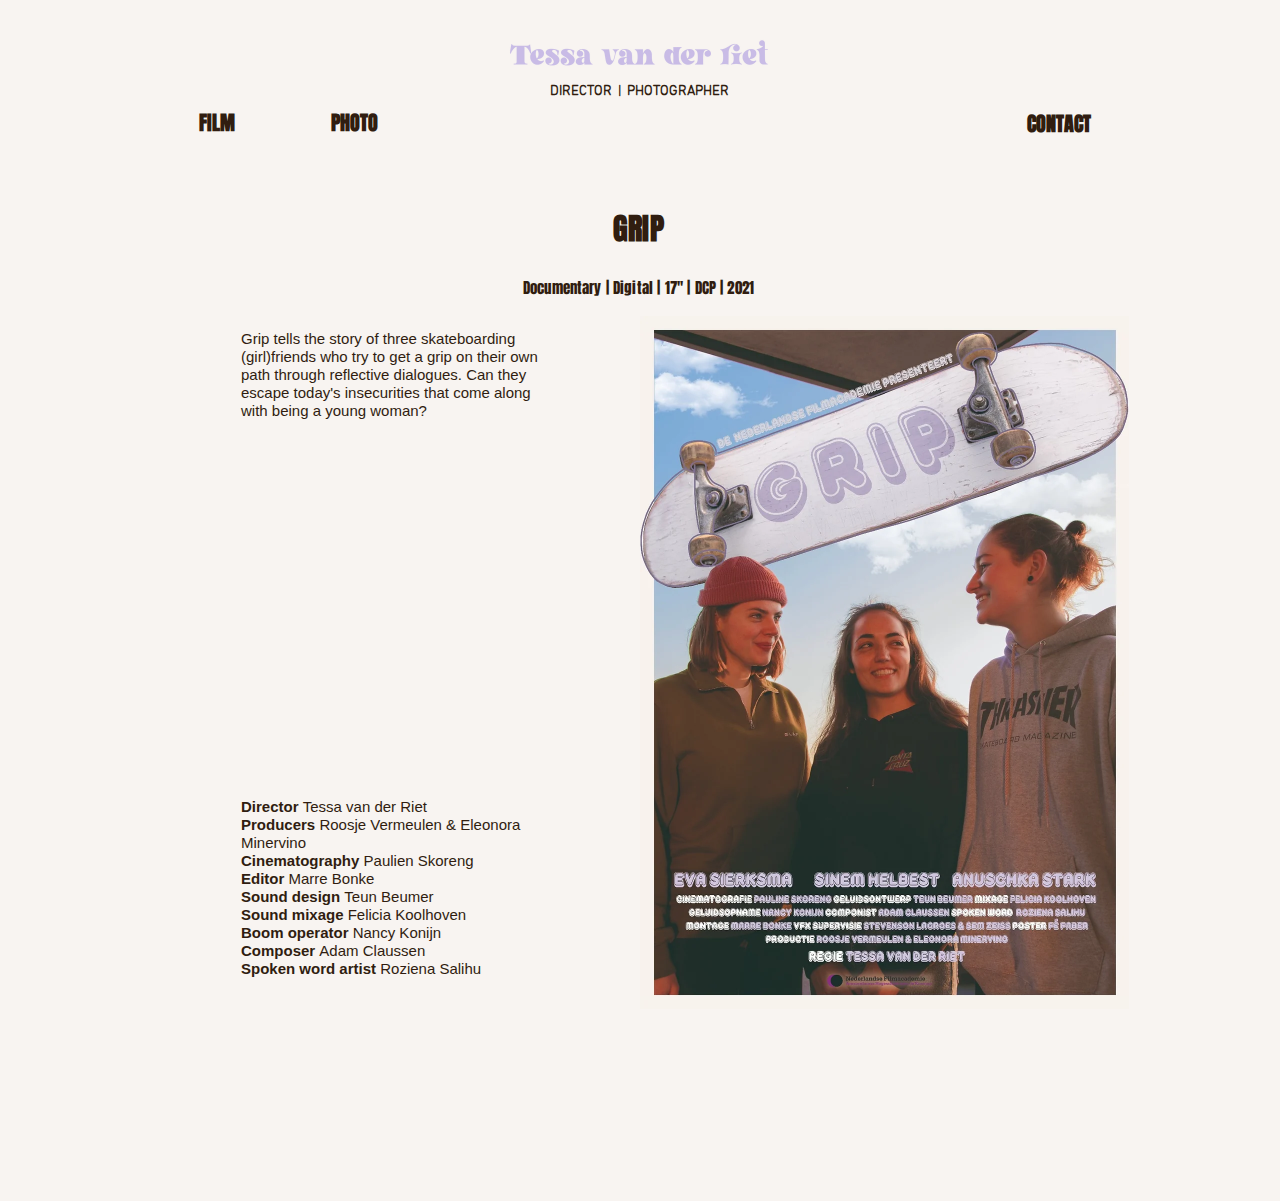
<file: grip.html>
<!DOCTYPE html>
<html lang="nl">
<head>
  
  <meta charset='utf-8'>
  <meta name="viewport" content="width=device-width, initial-scale=1" id="spixDesktopViewport" />
  <meta http-equiv="X-UA-Compatible" content="IE=edge">
  <meta name="generator" content="spix.com Website Builder"/>

  <!-- Initial CSS -->
  <style>
    a,
    abbr,
    acronym,
    address,
    applet,
    b,
    big,
    blockquote,
    body,
    button,
    caption,
    center,
    cite,
    code,
    dd,
    del,
    dfn,
    div,
    dl,
    dt,
    em,
    fieldset,
    font,
    footer,
    form,
    h1,
    h2,
    h3,
    h4,
    h5,
    h6,
    header,
    html,
    i,
    iframe,
    img,
    ins,
    kbd,
    label,
    legend,
    li,
    nav,
    object,
    ol,
    p,
    pre,
    q,
    s,
    samp,
    section,
    small,
    span,
    strike,
    strong,
    sub,
    sup,
    table,
    tbody,
    td,
    tfoot,
    th,
    thead,
    title,
    tr,
    tt,
    u,
    ul,
    var {
      background: transparent;
      border: 0;
      margin: 0;
      outline: 0;
      padding: 0;
      vertical-align: baseline
    }
  
    body {
      font-family: Arial, Helvetica, sans-serif;
      font-size: 10px
    }
  
    input,
    select,
    textarea {
      box-sizing: border-box;
      font-family: Helvetica, Arial, sans-serif
    }
  
    ol,
    ul {
      list-style: none
    }
  
    blockquote,
    q {
      quotes: none
    }
  
    ins {
      text-decoration: none
    }
  
    del {
      text-decoration: line-through
    }
  
    table {
      border-collapse: collapse;
      border-spacing: 0
    }
  
    a {
      cursor: pointer;
      text-decoration: none
    }
  
    body,
    html {
      height: 100%
    }
  
    body {
      overflow-x: auto;
      overflow-y: scroll
    }
  
    .testStyles {
      overflow-y: hidden
    }
  
    .reset-button {
      -webkit-appearance: none;
      background: none;
      border: 0;
      color: inherit;
      font: inherit;
      line-height: normal;
      outline: 0;
      overflow: visible;
      padding: 0;
      -webkit-user-select: none;
      -moz-user-select: none;
      -ms-user-select: none
    }
  
    :focus {
      outline: none
    }
  
    body.device-mobile-optimized {
      overflow-x: hidden;
      overflow-y: scroll
    }
  
    body.device-mobile-optimized:not(.responsive) #SITE_CONTAINER {
      margin-left: auto;
      margin-right: auto;
      overflow-x: visible;
      position: relative;
      width: 320px
    }
  
    body.device-mobile-optimized:not(.responsive):not(.blockSiteScrolling) #SITE_CONTAINER {
      margin-top: 0
    }
  
    body.device-mobile-optimized>* {
      max-width: 100% !important
    }
  
    body.device-mobile-optimized #site-root {
      overflow-x: hidden;
      overflow-y: hidden
    }
  
    @supports(overflow:clip) {
      body.device-mobile-optimized.dont-overflow-hidden-site-root #site-root {
        overflow-x: clip;
        overflow-y: clip
      }
    }
  
    body.device-mobile-non-optimized #SITE_CONTAINER #site-root {
      overflow-x: hidden;
      overflow-y: auto
    }
  
    body.device-mobile-non-optimized.fullScreenMode {
      background-color: #5f6360
    }
  
    body.device-mobile-non-optimized.fullScreenMode #MOBILE_ACTIONS_MENU,
    body.device-mobile-non-optimized.fullScreenMode #SITE_BACKGROUND,
    body.device-mobile-non-optimized.fullScreenMode #site-root,
    body.fullScreenMode #spix_ADS {
      visibility: hidden
    }
  
    body.fullScreenMode {
      overflow-x: hidden !important;
      overflow-y: hidden !important
    }
  
    body.fullScreenMode.device-mobile-optimized #TINY_MENU {
      opacity: 0;
      pointer-events: none
    }
  
    body.fullScreenMode-scrollable.device-mobile-optimized {
      overflow-x: hidden !important;
      overflow-y: auto !important
    }
  
    body.fullScreenMode-scrollable.device-mobile-optimized #masterPage,
    body.fullScreenMode-scrollable.device-mobile-optimized #site-root {
      overflow-x: hidden !important;
      overflow-y: hidden !important
    }
  
    body.fullScreenMode-scrollable.device-mobile-optimized #SITE_BACKGROUND,
    body.fullScreenMode-scrollable.device-mobile-optimized #masterPage {
      height: auto !important
    }
  
    body.fullScreenMode-scrollable.device-mobile-optimized #masterPage.mesh-layout {
      height: 0 !important
    }
  
    body.blockSiteScrolling {
      overflow: hidden;
      position: fixed;
      width: 100%
    }
  
    body.blockSiteScrolling #SITE_CONTAINER {
      margin-top: calc(var(--blocked-site-scroll-margin-top)*-1)
    }
  
    body.blockSiteScrolling:not(.responsive) #spix_ADS {
      margin-top: var(--blocked-site-scroll-margin-top)
    }
  
    .fullScreenOverlay {
      bottom: 0;
      display: flex;
      justify-content: center;
      left: 0;
      overflow-y: hidden;
      position: fixed;
      right: 0;
      top: -60px;
      z-index: 1005
    }
  
    .fullScreenOverlay>.fullScreenOverlayContent {
      bottom: 0;
      left: 0;
      margin: 0 auto;
      overflow: hidden;
      position: absolute;
      right: 0;
      top: 60px;
      transform: translateZ(0)
    }
  
    [data-mesh-id$=centeredContent],
    [data-mesh-id$=form],
    [data-mesh-id$=inlineContent] {
      pointer-events: none;
      position: relative
    }
  
    [data-mesh-id$=-gridWrapper],
    [data-mesh-id$=-rotated-wrapper] {
      pointer-events: none
    }
  
    [data-mesh-id$=-gridContainer]>*,
    [data-mesh-id$=-rotated-wrapper]>*,
    [data-mesh-id$=inlineContent]>:not([data-mesh-id$=-gridContainer]) {
      pointer-events: auto
    }
  
    .device-mobile-optimized #masterPage.mesh-layout #SOSP_CONTAINER_CUSTOM_ID {
      grid-area: 2/1/3/2;
      -ms-grid-row: 2;
      position: relative
    }
  
    #masterPage.mesh-layout {
      -ms-grid-rows: max-content max-content min-content max-content;
      -ms-grid-columns: 100%;
      align-items: start;
      display: -ms-grid;
      display: grid;
      grid-template-columns: 100%;
      grid-template-rows: max-content max-content min-content max-content;
      justify-content: stretch
    }
  
    #masterPage.mesh-layout #PAGES_CONTAINER,
    #masterPage.mesh-layout #SITE_FOOTER-placeholder,
    #masterPage.mesh-layout #SITE_FOOTER_WRAPPER,
    #masterPage.mesh-layout #SITE_HEADER-placeholder,
    #masterPage.mesh-layout #SITE_HEADER_WRAPPER,
    #masterPage.mesh-layout #SOSP_CONTAINER_CUSTOM_ID[data-state~=mobileView],
    #masterPage.mesh-layout #soapAfterPagesContainer,
    #masterPage.mesh-layout #soapBeforePagesContainer {
      -ms-grid-row-align: start;
      -ms-grid-column-align: start;
      -ms-grid-column: 1
    }
  
    #masterPage.mesh-layout #SITE_HEADER-placeholder,
    #masterPage.mesh-layout #SITE_HEADER_WRAPPER {
      grid-area: 1/1/2/2;
      -ms-grid-row: 1
    }
  
    #masterPage.mesh-layout #PAGES_CONTAINER,
    #masterPage.mesh-layout #soapAfterPagesContainer,
    #masterPage.mesh-layout #soapBeforePagesContainer {
      grid-area: 3/1/4/2;
      -ms-grid-row: 3
    }
  
    #masterPage.mesh-layout #soapAfterPagesContainer,
    #masterPage.mesh-layout #soapBeforePagesContainer {
      width: 100%
    }
  
    #masterPage.mesh-layout #PAGES_CONTAINER {
      align-self: stretch
    }
  
    #masterPage.mesh-layout main#PAGES_CONTAINER {
      display: block
    }
  
    #masterPage.mesh-layout #SITE_FOOTER-placeholder,
    #masterPage.mesh-layout #SITE_FOOTER_WRAPPER {
      grid-area: 4/1/5/2;
      -ms-grid-row: 4
    }
  
    #masterPage.mesh-layout #SITE_PAGES,
    #masterPage.mesh-layout [data-mesh-id=PAGES_CONTAINERcenteredContent],
    #masterPage.mesh-layout [data-mesh-id=PAGES_CONTAINERinlineContent] {
      height: 100%
    }
  
    #masterPage.mesh-layout.desktop>* {
      width: 100%
    }
  
    #masterPage.mesh-layout #PAGES_CONTAINER,
    #masterPage.mesh-layout #SITE_FOOTER,
    #masterPage.mesh-layout #SITE_FOOTER_WRAPPER,
    #masterPage.mesh-layout #SITE_HEADER,
    #masterPage.mesh-layout #SITE_HEADER_WRAPPER,
    #masterPage.mesh-layout #SITE_PAGES,
    #masterPage.mesh-layout #masterPageinlineContent,
    #site-root {
      position: relative
    }
  
    #site-root {
      margin: 0 auto;
      min-height: 100%;
      top: var(--spix-ads-top-height)
    }
  
    #site-root img:not([src]) {
      visibility: hidden
    }
  
    #site-root svg img:not([src]) {
      visibility: visible
    }
  
    body:not(.responsive) #site-root {
      min-width: var(--site-width);
      width: 100%
    }
  
    #SITE_CONTAINER {
      position: relative
    }
  
    .auto-generated-link {
      color: inherit
    }
  
    body:not([data-js-loaded]) [data-hide-prejs] {
      visibility: hidden
    }
  
    #SCROLL_TO_BOTTOM,
    #SCROLL_TO_TOP {
      height: 0
    }
  
    .has-click-trigger {
      cursor: pointer
    }
  
    [data-z-counter] {
      z-index: 0
    }
  
    [data-z-counter="0"] {
      z-index: auto
    }
  
    .spixSiteProperties {
      -webkit-font-smoothing: antialiased;
      -moz-osx-font-smoothing: grayscale
    }
  </style>


<!-- render-head end -->
<!--render body head beginning-->

<style>
  .YzqVVZ {
    overflow: visible;
    position: relative
  }

  .mwF7X1 {
    -webkit-backface-visibility: hidden;
    backface-visibility: hidden
  }

  .YGilLk {
    cursor: pointer
  }

  .HlRz5e {
    display: block;
    height: 100%;
    width: 100%
  }

  .HlRz5e img {
    max-width: var(--spix-img-max-width, 100%)
  }

  .HlRz5e[data-animate-blur] img {
    filter: blur(9px);
    transition: filter .8s ease-in
  }

  .HlRz5e[data-animate-blur] img[data-load-done] {
    filter: none
  }

  .I5zqsT {
    display: block
  }

  .I5zqsT,
  .MW5IWV {
    height: 100%;
    width: 100%
  }

  .MW5IWV {
    left: 0;
    -webkit-mask-image: var(--mask-image, none);
    mask-image: var(--mask-image, none);
    -webkit-mask-position: var(--mask-position, 0);
    mask-position: var(--mask-position, 0);
    -webkit-mask-repeat: var(--mask-repeat, no-repeat);
    mask-repeat: var(--mask-repeat, no-repeat);
    -webkit-mask-size: var(--mask-size, 100%);
    mask-size: var(--mask-size, 100%);
    overflow: hidden;
    pointer-events: var(--fill-layer-background-media-pointer-events);
    position: absolute;
    top: 0
  }

  .MW5IWV.N3eg0s {
    clip: rect(0, auto, auto, 0)
  }

  .MW5IWV .Kv1aVt {
    height: 100%;
    position: absolute;
    top: 0;
    width: 100%
  }

  .MW5IWV .dLPlxY {
    height: var(--fill-layer-image-height, 100%);
    opacity: var(--fill-layer-image-opacity)
  }

  .MW5IWV .dLPlxY img {
    height: 100%;
    width: 100%
  }

  @supports(-webkit-hyphens:none) {
    .MW5IWV.N3eg0s {
      clip: auto;
      -webkit-clip-path: inset(0)
    }
  }

  .VgO9Yg {
    height: 100%
  }

  .LWbAav {
    background-color: var(--bg-overlay-color);
    background-image: var(--bg-gradient)
  }

  .K_YxMd,
  .yK6aSC {
    opacity: var(--fill-layer-video-opacity)
  }

  .NGjcJN {
    bottom: var(--media-padding-bottom);
    height: var(--media-padding-height);
    position: absolute;
    top: var(--media-padding-top);
    width: 100%
  }

  .mNGsUM {
    transform: scale(var(--scale, 1));
    transition: var(--transform-duration, transform 0s)
  }

  .K_YxMd {
    height: 100%;
    position: relative;
    width: 100%
  }

  .bX9O_S {
    -webkit-clip-path: var(--fill-layer-clip);
    clip-path: var(--fill-layer-clip)
  }

  .Z_wCwr,
  .bX9O_S {
    position: absolute;
    top: 0
  }

  .Jxk_UL img,
  .Z_wCwr,
  .bX9O_S {
    height: 100%;
    width: 100%
  }

  .K8MSra {
    opacity: 0
  }

  .K8MSra,
  .YTb3b4 {
    position: absolute;
    top: 0
  }

  .YTb3b4 {
    height: 0;
    left: 0;
    overflow: hidden;
    width: 0
  }

  .SUz0WK {
    left: 0;
    pointer-events: var(--fill-layer-background-media-pointer-events);
    position: var(--fill-layer-background-media-position)
  }

  .FNxOn5,
  .SUz0WK,
  .m4khSP {
    height: 100%;
    top: 0;
    width: 100%
  }

  .FNxOn5 {
    position: absolute
  }

  .m4khSP {
    background-color: var(--fill-layer-background-overlay-color);
    opacity: var(--fill-layer-background-overlay-blend-opacity-fallback, 1);
    position: var(--fill-layer-background-overlay-position);
    transform: var(--fill-layer-background-overlay-transform)
  }

  @supports(mix-blend-mode:overlay) {
    .m4khSP {
      mix-blend-mode: var(--fill-layer-background-overlay-blend-mode);
      opacity: var(--fill-layer-background-overlay-blend-opacity, 1)
    }
  }

  ._C0cVf {
    bottom: 0;
    left: 0;
    position: absolute;
    right: 0;
    top: 0;
    width: 100%
  }

  .hFwGTD {
    transform: translateY(-100%);
    transition: .2s ease-in
  }

  .IQgXoP {
    transition: .2s
  }

  .Nr3Nid {
    opacity: 0;
    transition: .2s ease-in
  }

  .Nr3Nid.l4oO6c {
    z-index: -1 !important
  }

  .iQuoC4 {
    opacity: 1;
    transition: .2s
  }

  .CJF7A2 {
    height: auto
  }

  .CJF7A2,
  .U4Bvut {
    position: relative;
    width: 100%
  }

  :host(:not(.device-mobile-optimized)) .G5K6X8,
  body:not(.device-mobile-optimized) .G5K6X8 {
    margin-left: calc((100% - var(--site-width))/2);
    width: var(--site-width)
  }

  .xU8fqS[data-focuscycled=active] {
    outline: 1px solid transparent
  }

  .xU8fqS[data-focuscycled=active]:not(:focus-within) {
    outline: 2px solid transparent;
    transition: outline .01s ease
  }

  .xU8fqS ._4XcTfy {
    background-color: var(--screenwidth-corvid-background-color, rgba(var(--bg, var(--color_11)), var(--alpha-bg, 1)));
    border-bottom: var(--brwb, 0) solid var(--screenwidth-corvid-border-color, rgba(var(--brd, var(--color_15)), var(--alpha-brd, 1)));
    border-top: var(--brwt, 0) solid var(--screenwidth-corvid-border-color, rgba(var(--brd, var(--color_15)), var(--alpha-brd, 1)));
    bottom: 0;
    box-shadow: var(--shd, 0 0 5px rgba(0, 0, 0, .7));
    left: 0;
    position: absolute;
    right: 0;
    top: 0
  }

  .xU8fqS .gUbusX {
    background-color: rgba(var(--bgctr, var(--color_11)), var(--alpha-bgctr, 1));
    border-radius: var(--rd, 0);
    bottom: var(--brwb, 0);
    top: var(--brwt, 0)
  }

  .xU8fqS .G5K6X8,
  .xU8fqS .gUbusX {
    left: 0;
    position: absolute;
    right: 0
  }

  .xU8fqS .G5K6X8 {
    bottom: 0;
    top: 0
  }

  :host(.device-mobile-optimized) .xU8fqS .G5K6X8,
  body.device-mobile-optimized .xU8fqS .G5K6X8 {
    left: 10px;
    right: 10px
  }

  .SPY_vo {
    pointer-events: none
  }

  .BmZ5pC {
    height: 100%;
    min-height: calc(100vh - var(--spix-ads-height));
    min-width: var(--site-width);
    position: var(--bg-position);
    top: var(--spix-ads-height);
    width: 100%
  }

  .zKbzSQ {
    touch-action: manipulation
  }

  .kuTaGy {
    align-items: center;
    box-sizing: border-box;
    display: flex;
    justify-content: var(--label-align);
    min-width: 100%;
    text-align: initial;
    width: -moz-max-content;
    width: max-content
  }

  .kuTaGy:before {
    max-width: var(--margin-left, 0)
  }

  .kuTaGy:after,
  .kuTaGy:before {
    align-self: stretch;
    content: "";
    flex-grow: 1
  }

  .kuTaGy:after {
    max-width: var(--margin-right, 0)
  }

  .R6ex7N {
    height: 100%
  }

  .R6ex7N .kuTaGy {
    border-radius: var(--corvid-border-radius, var(--rd, 0));
    bottom: 0;
    box-shadow: var(--shd, 0 1px 4px rgba(0, 0, 0, .6));
    left: 0;
    position: absolute;
    right: 0;
    top: 0;
    transition: var(--trans1, border-color .4s ease 0s, background-color .4s ease 0s)
  }

  .R6ex7N .kuTaGy:link,
  .R6ex7N .kuTaGy:visited {
    border-color: transparent
  }

  .R6ex7N .M3I7Z2 {
    color: var(--corvid-color, rgb(var(--txt, var(--color_15))));
    font: var(--fnt, var(--font_5));
    margin: 0;
    position: relative;
    transition: var(--trans2, color .4s ease 0s);
    white-space: nowrap
  }

  .R6ex7N[aria-disabled=false] .kuTaGy {
    background-color: var(--corvid-background-color, rgba(var(--bg, var(--color_17)), var(--alpha-bg, 1)));
    border: solid var(--corvid-border-color, rgba(var(--brd, var(--color_15)), var(--alpha-brd, 1))) var(--corvid-border-width, var(--brw, 0));
    cursor: pointer !important
  }

  :host(.device-mobile-optimized) .R6ex7N[aria-disabled=false]:active .kuTaGy,
  body.device-mobile-optimized .R6ex7N[aria-disabled=false]:active .kuTaGy {
    background-color: rgba(var(--bgh, var(--color_18)), var(--alpha-bgh, 1));
    border-color: rgba(var(--brdh, var(--color_15)), var(--alpha-brdh, 1))
  }

  :host(.device-mobile-optimized) .R6ex7N[aria-disabled=false]:active .M3I7Z2,
  body.device-mobile-optimized .R6ex7N[aria-disabled=false]:active .M3I7Z2 {
    color: rgb(var(--txth, var(--color_15)))
  }

  :host(:not(.device-mobile-optimized)) .R6ex7N[aria-disabled=false]:hover .kuTaGy,
  body:not(.device-mobile-optimized) .R6ex7N[aria-disabled=false]:hover .kuTaGy {
    background-color: rgba(var(--bgh, var(--color_18)), var(--alpha-bgh, 1));
    border-color: rgba(var(--brdh, var(--color_15)), var(--alpha-brdh, 1))
  }

  :host(:not(.device-mobile-optimized)) .R6ex7N[aria-disabled=false]:hover .M3I7Z2,
  body:not(.device-mobile-optimized) .R6ex7N[aria-disabled=false]:hover .M3I7Z2 {
    color: rgb(var(--txth, var(--color_15)))
  }

  .R6ex7N[aria-disabled=true] .kuTaGy {
    background-color: rgba(var(--bgd, 204, 204, 204), var(--alpha-bgd, 1));
    border-color: rgba(var(--brdd, 204, 204, 204), var(--alpha-brdd, 1));
    border-style: solid;
    border-width: var(--corvid-border-width, var(--brw, 0))
  }

  .R6ex7N[aria-disabled=true] .M3I7Z2 {
    color: rgb(var(--txtd, 255, 255, 255))
  }

  .U2uNPe {
    align-items: center;
    box-sizing: border-box;
    display: flex;
    justify-content: var(--label-align);
    min-width: 100%;
    text-align: initial;
    width: -moz-max-content;
    width: max-content
  }

  .U2uNPe:before {
    max-width: var(--margin-left, 0)
  }

  .U2uNPe:after,
  .U2uNPe:before {
    align-self: stretch;
    content: "";
    flex-grow: 1
  }

  .U2uNPe:after {
    max-width: var(--margin-right, 0)
  }

  .S3GIZZ[aria-disabled=false] .U2uNPe {
    cursor: pointer
  }

  :host(.device-mobile-optimized) .S3GIZZ[aria-disabled=false]:active .CQ3ICl,
  body.device-mobile-optimized .S3GIZZ[aria-disabled=false]:active .CQ3ICl {
    color: rgb(var(--txth, var(--color_15)));
    transition: var(--trans, color .4s ease 0s)
  }

  :host(:not(.device-mobile-optimized)) .S3GIZZ[aria-disabled=false]:hover .CQ3ICl,
  body:not(.device-mobile-optimized) .S3GIZZ[aria-disabled=false]:hover .CQ3ICl {
    color: rgb(var(--txth, var(--color_15)));
    transition: var(--trans, color .4s ease 0s)
  }

  .S3GIZZ .U2uNPe {
    bottom: 0;
    left: 0;
    position: absolute;
    right: 0;
    top: 0
  }

  .S3GIZZ .CQ3ICl {
    color: var(--corvid-color, rgb(var(--txt, var(--color_15))));
    font: var(--fnt, var(--font_5));
    transition: var(--trans, color .4s ease 0s);
    white-space: nowrap
  }

  .S3GIZZ[aria-disabled=true] .CQ3ICl {
    color: rgb(var(--txtd, 255, 255, 255))
  }

  :host(:not(.device-mobile-optimized)) .Lw0u6i,
  body:not(.device-mobile-optimized) .Lw0u6i {
    --display: flex;
    display: var(--display)
  }

  :host(:not(.device-mobile-optimized)) .So7Ias,
  body:not(.device-mobile-optimized) .So7Ias {
    display: flex;
    margin: 0 auto;
    position: relative;
    width: calc(100% - var(--padding)*2)
  }

  :host(:not(.device-mobile-optimized)) .So7Ias>*,
  body:not(.device-mobile-optimized) .So7Ias>* {
    flex: var(--column-flex) 1 0%;
    left: 0;
    margin-bottom: var(--padding);
    margin-left: var(--margin);
    margin-top: var(--padding);
    min-width: 0;
    position: relative;
    top: 0
  }

  :host(:not(.device-mobile-optimized)) .So7Ias>:first-child,
  body:not(.device-mobile-optimized) .So7Ias>:first-child {
    margin-left: 0
  }

  :host(.device-mobile-optimized) .So7Ias,
  body.device-mobile-optimized .So7Ias {
    display: block;
    padding: var(--padding) 0;
    position: relative
  }

  :host(.device-mobile-optimized) .So7Ias>*,
  body.device-mobile-optimized .So7Ias>* {
    margin-bottom: var(--margin);
    position: relative
  }

  :host(.device-mobile-optimized) .So7Ias>:first-child,
  body.device-mobile-optimized .So7Ias>:first-child {
    margin-top: var(--firstChildMarginTop, 0)
  }

  :host(.device-mobile-optimized) .So7Ias>:last-child,
  body.device-mobile-optimized .So7Ias>:last-child {
    margin-bottom: var(--lastChildMarginBottom, var(--margin))
  }

  .qby0Dy {
    -webkit-backface-visibility: hidden;
    backface-visibility: hidden
  }

  .dkukWC {
    --divider-pin-height__: min(1, calc(var(--divider-layers-pin-factor__) + 1));
    --divider-pin-layer-height__: var(--divider-layers-pin-factor__);
    --divider-pin-border__: min(1, calc(var(--divider-layers-pin-factor__) / -1 + 1));
    height: calc(var(--divider-height__) + var(--divider-pin-height__)*var(--divider-layers-size__)*var(--divider-layers-y__))
  }

  .dkukWC,
  .dkukWC .FRCqDF {
    left: 0;
    position: absolute;
    width: 100%
  }

  .dkukWC .FRCqDF {
    --divider-layer-i__: var(--divider-layer-i, 0);
    background-position: left calc(50% + var(--divider-offset-x__) + var(--divider-layers-x__)*var(--divider-layer-i__)) bottom;
    background-repeat: repeat-x;
    border-bottom-style: solid;
    border-bottom-width: calc(var(--divider-pin-border__)*var(--divider-layer-i__)*var(--divider-layers-y__));
    height: calc(var(--divider-height__) + var(--divider-pin-layer-height__)*var(--divider-layer-i__)*var(--divider-layers-y__));
    opacity: calc(1 - var(--divider-layer-i__)/(var(--divider-layer-i__) + 1))
  }

  .xnZvZH {
    --divider-height__: var(--divider-top-height, auto);
    --divider-offset-x__: var(--divider-top-offset-x, 0px);
    --divider-layers-size__: var(--divider-top-layers-size, 0);
    --divider-layers-y__: var(--divider-top-layers-y, 0px);
    --divider-layers-x__: var(--divider-top-layers-x, 0px);
    --divider-layers-pin-factor__: var(--divider-top-layers-pin-factor, 0);
    border-top: var(--divider-top-padding, 0) solid var(--divider-top-color, currentColor);
    opacity: var(--divider-top-opacity, 1);
    top: 0;
    transform: var(--divider-top-flip, scaleY(-1))
  }

  .xnZvZH .FRCqDF {
    background-image: var(--divider-top-image, none);
    background-size: var(--divider-top-size, contain);
    border-color: var(--divider-top-color, currentColor);
    bottom: 0;
    filter: var(--divider-top-filter, none)
  }

  .MBOSCN {
    --divider-height__: var(--divider-bottom-height, auto);
    --divider-offset-x__: var(--divider-bottom-offset-x, 0px);
    --divider-layers-size__: var(--divider-bottom-layers-size, 0);
    --divider-layers-y__: var(--divider-bottom-layers-y, 0px);
    --divider-layers-x__: var(--divider-bottom-layers-x, 0px);
    --divider-layers-pin-factor__: var(--divider-bottom-layers-pin-factor, 0);
    border-bottom: var(--divider-bottom-padding, 0) solid var(--divider-bottom-color, currentColor);
    bottom: 0;
    opacity: var(--divider-bottom-opacity, 1);
    transform: var(--divider-bottom-flip, none)
  }

  .MBOSCN .FRCqDF {
    background-image: var(--divider-bottom-image, none);
    background-size: var(--divider-bottom-size, contain);
    border-color: var(--divider-bottom-color, currentColor);
    bottom: 0;
    filter: var(--divider-bottom-filter, none)
  }

  .nTOEE9 {
    height: 100%;
    overflow: hidden;
    width: 100%
  }

  .nTOEE9.sqUyGm:hover {
    cursor: url([data-uri]), auto
  }

  .nTOEE9.C_JY0G:hover {
    cursor: url([data-uri]), auto
  }

  .rYiAuL {
    cursor: pointer
  }

  .gSXewE {
    height: 0;
    left: 0;
    overflow: hidden;
    position: absolute;
    top: 0;
    width: 0
  }

  .j7pOnl {
    box-sizing: border-box;
    height: 100%;
    width: 100%
  }

  .BI8PVQ {
    min-height: var(--image-min-height);
    min-width: var(--image-min-width)
  }

  .BI8PVQ img {
    filter: var(--filter-effect-svg-url);
    -webkit-mask-image: var(--mask-image, none);
    mask-image: var(--mask-image, none);
    -webkit-mask-position: var(--mask-position, 0);
    mask-position: var(--mask-position, 0);
    -webkit-mask-repeat: var(--mask-repeat, no-repeat);
    mask-repeat: var(--mask-repeat, no-repeat);
    -webkit-mask-size: var(--mask-size, 100% 100%);
    mask-size: var(--mask-size, 100% 100%);
    -o-object-position: var(--object-position);
    object-position: var(--object-position)
  }

  .MazNVa {
    left: var(--left, auto);
    position: var(--position-fixed, static);
    top: var(--top, auto);
    z-index: var(--z-index, auto)
  }

  .MazNVa .BI8PVQ img {
    box-shadow: 0 0 0 #000;
    position: static;
    -webkit-user-select: none;
    -moz-user-select: none;
    -ms-user-select: none;
    user-select: none
  }

  .MazNVa .j7pOnl {
    display: block;
    overflow: hidden
  }

  .MazNVa .BI8PVQ {
    overflow: hidden
  }

  .c7cMWz {
    bottom: 0;
    left: 0;
    position: absolute;
    right: 0;
    top: 0
  }

  .FVGvCX {
    height: auto;
    position: relative;
    width: 100%
  }

  body:not(.responsive) .zK7MhX {
    align-self: start;
    grid-area: 1/1/1/1;
    height: 100%;
    justify-self: stretch;
    left: 0;
    position: relative
  }

  :host(:not(.device-mobile-optimized)) .c7cMWz,
  body:not(.device-mobile-optimized) .c7cMWz {
    margin-left: calc((100% - var(--site-width))/2);
    width: var(--site-width)
  }

  .fEm0Bo .c7cMWz {
    background-color: rgba(var(--bg, var(--color_11)), var(--alpha-bg, 1));
    overflow: hidden
  }

  :host(.device-mobile-optimized) .c7cMWz,
  body.device-mobile-optimized .c7cMWz {
    left: 10px;
    right: 10px
  }

  .PFkO7r {
    bottom: 0;
    left: 0;
    position: absolute;
    right: 0;
    top: 0
  }

  .HT5ybB {
    height: auto;
    position: relative;
    width: 100%
  }

  body:not(.responsive) .dBAkHi {
    align-self: start;
    grid-area: 1/1/1/1;
    height: 100%;
    justify-self: stretch;
    left: 0;
    position: relative
  }

  :host(:not(.device-mobile-optimized)) .PFkO7r,
  body:not(.device-mobile-optimized) .PFkO7r {
    margin-left: calc((100% - var(--site-width))/2);
    width: var(--site-width)
  }

  :host(.device-mobile-optimized) .PFkO7r,
  body.device-mobile-optimized .PFkO7r {
    left: 10px;
    right: 10px
  }
</style>
<style>
  .StylableButton2545352419__root {
    -archetype: box;
    border: none;
    box-sizing: border-box;
    cursor: pointer;
    display: block;
    height: 100%;
    min-height: 10px;
    min-width: 10px;
    padding: 0;
    touch-action: manipulation;
    width: 100%
  }

  .StylableButton2545352419__root[disabled] {
    pointer-events: none
  }

  .StylableButton2545352419__root.StylableButton2545352419--hasBackgroundColor {
    background-color: var(--corvid-background-color) !important
  }

  .StylableButton2545352419__root.StylableButton2545352419--hasBorderColor {
    border-color: var(--corvid-border-color) !important
  }

  .StylableButton2545352419__root.StylableButton2545352419--hasBorderRadius {
    border-radius: var(--corvid-border-radius) !important
  }

  .StylableButton2545352419__root.StylableButton2545352419--hasBorderWidth {
    border-width: var(--corvid-border-width) !important
  }

  .StylableButton2545352419__root.StylableButton2545352419--hasColor,
  .StylableButton2545352419__root.StylableButton2545352419--hasColor .StylableButton2545352419__label {
    color: var(--corvid-color) !important
  }

  .StylableButton2545352419__link {
    -archetype: box;
    box-sizing: border-box;
    color: #000;
    text-decoration: none
  }

  .StylableButton2545352419__container {
    align-items: center;
    display: flex;
    flex-basis: auto;
    flex-direction: row;
    flex-grow: 1;
    height: 100%;
    justify-content: center;
    overflow: hidden;
    transition: all .2s ease, visibility 0s;
    width: 100%
  }

  .StylableButton2545352419__label {
    -archetype: text;
    -controller-part-type: LayoutChildDisplayDropdown, LayoutFlexChildSpacing(first);
    max-width: 100%;
    min-width: 1.8em;
    overflow: hidden;
    text-align: center;
    text-overflow: ellipsis;
    transition: inherit;
    white-space: nowrap
  }

  .StylableButton2545352419__root.StylableButton2545352419--isMaxContent .StylableButton2545352419__label {
    text-overflow: unset
  }

  .StylableButton2545352419__root.StylableButton2545352419--isWrapText .StylableButton2545352419__label {
    min-width: 10px;
    overflow-wrap: break-word;
    white-space: break-spaces;
    word-break: break-word
  }

  .StylableButton2545352419__icon {
    -archetype: icon;
    -controller-part-type: LayoutChildDisplayDropdown, LayoutFlexChildSpacing(last);
    flex-shrink: 0;
    height: 50px;
    min-width: 1px;
    transition: inherit
  }

  .StylableButton2545352419__icon.StylableButton2545352419--override {
    display: block !important
  }

  .StylableButton2545352419__icon svg,
  .StylableButton2545352419__icon>div {
    display: flex;
    height: inherit;
    width: inherit
  }

  .Vd6aQZ {
    overflow: hidden;
    padding: 0;
    pointer-events: none;
    white-space: nowrap
  }

  .mHZSwn {
    display: none
  }

  .nDEeB0 {
    cursor: pointer
  }

  .lvxhkV {
    bottom: 0;
    left: 0;
    position: absolute;
    right: 0;
    top: 0;
    width: 100%
  }

  .QJjwEo {
    transform: translateY(-100%);
    transition: .2s ease-in
  }

  .kdBXfh {
    transition: .2s
  }

  .MP52zt {
    opacity: 0;
    transition: .2s ease-in
  }

  .MP52zt.Bhu9m5 {
    z-index: -1 !important
  }

  .LVP8Wf {
    opacity: 1;
    transition: .2s
  }

  .VrZrC0 {
    height: auto
  }

  .VrZrC0,
  .cKxVkc {
    position: relative;
    width: 100%
  }

  :host(:not(.device-mobile-optimized)) .vlM3HR,
  body:not(.device-mobile-optimized) .vlM3HR {
    margin-left: calc((100% - var(--site-width))/2);
    width: var(--site-width)
  }

  .AT7o0U[data-focuscycled=active] {
    outline: 1px solid transparent
  }

  .AT7o0U[data-focuscycled=active]:not(:focus-within) {
    outline: 2px solid transparent;
    transition: outline .01s ease
  }

  .AT7o0U .vlM3HR {
    bottom: 0;
    left: 0;
    position: absolute;
    right: 0;
    top: 0
  }

  .HlRz5e {
    display: block;
    height: 100%;
    width: 100%
  }

  .HlRz5e img {
    max-width: var(--spix-img-max-width, 100%)
  }

  .HlRz5e[data-animate-blur] img {
    filter: blur(9px);
    transition: filter .8s ease-in
  }

  .HlRz5e[data-animate-blur] img[data-load-done] {
    filter: none
  }

  .I5zqsT {
    display: block;
    height: 100%;
    width: 100%
  }

  .WzbAF8 .mpGTIt .O6KwRn {
    display: var(--item-display);
    height: var(--item-size);
    margin: var(--item-margin);
    width: var(--item-size)
  }

  .WzbAF8 .mpGTIt .O6KwRn:last-child {
    margin: 0
  }

  .WzbAF8 .mpGTIt .O6KwRn .oRtuWN {
    display: block
  }

  .WzbAF8 .mpGTIt .O6KwRn .oRtuWN .YaS0jR {
    height: var(--item-size);
    width: var(--item-size)
  }

  .WzbAF8 .mpGTIt {
    height: 100%;
    position: absolute;
    white-space: nowrap;
    width: 100%
  }

  :host(.device-mobile-optimized) .WzbAF8 .mpGTIt,
  body.device-mobile-optimized .WzbAF8 .mpGTIt {
    white-space: normal
  }

  .sNF2R0 {
    opacity: 0
  }

  .hLoBV3 {
    transition: opacity var(--transition-duration) cubic-bezier(.37, 0, .63, 1)
  }

  .Rdf41z,
  .hLoBV3 {
    opacity: 1
  }

  .ftlZWo {
    transition: opacity var(--transition-duration) cubic-bezier(.37, 0, .63, 1)
  }

  .ATGlOr,
  .ftlZWo {
    opacity: 0
  }

  .KQSXD0 {
    transition: opacity var(--transition-duration) cubic-bezier(.64, 0, .78, 0)
  }

  .KQSXD0,
  .pagQKE {
    opacity: 1
  }

  ._6zG5H {
    opacity: 0;
    transition: opacity var(--transition-duration) cubic-bezier(.22, 1, .36, 1)
  }

  .BB49uC {
    transform: translateX(100%)
  }

  .j9xE1V {
    transition: transform var(--transition-duration) cubic-bezier(.87, 0, .13, 1)
  }

  .ICs7Rs,
  .j9xE1V {
    transform: translateX(0)
  }

  .DxijZJ {
    transition: transform var(--transition-duration) cubic-bezier(.87, 0, .13, 1)
  }

  .B5kjYq,
  .DxijZJ {
    transform: translateX(-100%)
  }

  .cJijIV {
    transition: transform var(--transition-duration) cubic-bezier(.87, 0, .13, 1)
  }

  .cJijIV,
  .hOxaWM {
    transform: translateX(0)
  }

  .T9p3fN {
    transform: translateX(100%);
    transition: transform var(--transition-duration) cubic-bezier(.87, 0, .13, 1)
  }

  .qDxYJm {
    transform: translateY(100%)
  }

  .aA9V0P {
    transition: transform var(--transition-duration) cubic-bezier(.87, 0, .13, 1)
  }

  .YPXPAS,
  .aA9V0P {
    transform: translateY(0)
  }

  .Xf2zsA {
    transition: transform var(--transition-duration) cubic-bezier(.87, 0, .13, 1)
  }

  .Xf2zsA,
  .y7Kt7s {
    transform: translateY(-100%)
  }

  .EeUgMu {
    transition: transform var(--transition-duration) cubic-bezier(.87, 0, .13, 1)
  }

  .EeUgMu,
  .fdHrtm {
    transform: translateY(0)
  }

  .WIFaG4 {
    transform: translateY(100%);
    transition: transform var(--transition-duration) cubic-bezier(.87, 0, .13, 1)
  }

  body:not(.responsive) .JshATs {
    overflow-x: clip
  }

  .fcNEqv {
    display: grid;
    grid-template-columns: 1fr;
    grid-template-rows: 1fr;
    height: 100%
  }

  .fcNEqv>div {
    align-self: stretch !important;
    justify-self: stretch !important
  }

  .u9k3ts {
    bottom: 0;
    left: 0;
    position: absolute;
    right: 0;
    top: 0
  }

  .WQ4fSJ {
    cursor: pointer
  }

  .aizuI7 {
    -webkit-tap-highlight-color: rgba(0, 0, 0, 0);
    fill: var(--fill);
    fill-opacity: var(--fill-opacity);
    stroke: var(--stroke);
    stroke-opacity: var(--stroke-opacity);
    stroke-width: var(--stroke-width);
    filter: var(--drop-shadow, none);
    opacity: var(--opacity);
    transform: var(--flip)
  }

  .aizuI7,
  .aizuI7 svg {
    bottom: 0;
    left: 0;
    position: absolute;
    right: 0;
    top: 0
  }

  .aizuI7 svg {
    height: var(--svg-calculated-height, 100%);
    margin: auto;
    padding: var(--svg-calculated-padding, 0);
    width: var(--svg-calculated-width, 100%)
  }

  .TcoJIb * {
    vector-effect: non-scaling-stroke
  }

  .R8rhQA svg,
  .elfY4_ svg {
    overflow: visible !important
  }

  @supports(-webkit-hyphens:none) {
    .aizuI7.elfY4_ {
      will-change: filter
    }
  }

  ol.font_100,
  ul.font_100 {
    color: #080808;
    font-family: "Arial, Helvetica, sans-serif", serif;
    font-size: 10px;
    font-style: normal;
    font-variant: normal;
    font-weight: 400;
    letter-spacing: normal;
    line-height: normal;
    margin: 0;
    text-decoration: none
  }

  ol.font_100 li,
  ul.font_100 li {
    margin-bottom: 12px
  }

  ol.spix-list-text-align,
  ul.spix-list-text-align {
    list-style-position: inside
  }

  ol.spix-list-text-align h1,
  ol.spix-list-text-align h2,
  ol.spix-list-text-align h3,
  ol.spix-list-text-align h4,
  ol.spix-list-text-align h5,
  ol.spix-list-text-align h6,
  ol.spix-list-text-align p,
  ul.spix-list-text-align h1,
  ul.spix-list-text-align h2,
  ul.spix-list-text-align h3,
  ul.spix-list-text-align h4,
  ul.spix-list-text-align h5,
  ul.spix-list-text-align h6,
  ul.spix-list-text-align p {
    display: inline
  }

  .dZ1L9N {
    cursor: pointer
  }

  .m0paWe {
    clip: rect(0 0 0 0);
    border: 0;
    height: 1px;
    margin: -1px;
    overflow: hidden;
    padding: 0;
    position: absolute;
    width: 1px
  }

  .tz5f0K [data-attr-richtext-marker=true] table {
    border-collapse: collapse;
    margin: 15px 0;
    width: 100%
  }

  .tz5f0K [data-attr-richtext-marker=true] table td {
    padding: 12px;
    position: relative
  }

  .tz5f0K [data-attr-richtext-marker=true] table td:after {
    border-bottom: 1px solid currentColor;
    border-left: 1px solid currentColor;
    bottom: 0;
    content: "";
    left: 0;
    opacity: .2;
    position: absolute;
    right: 0;
    top: 0
  }

  .tz5f0K [data-attr-richtext-marker=true] table tr td:last-child:after {
    border-right: 1px solid currentColor
  }

  .tz5f0K [data-attr-richtext-marker=true] table tr:first-child td:after {
    border-top: 1px solid currentColor
  }

  .Mpd2QF {
    min-height: var(--min-height);
    min-width: var(--min-width)
  }

  .Mpd2QF .RpJUy_ {
    word-wrap: break-word;
    height: 100%;
    overflow-wrap: break-word;
    position: relative;
    width: 100%
  }

  .Mpd2QF .RpJUy_ ul {
    list-style: disc inside
  }

  .Mpd2QF .RpJUy_ li {
    margin-bottom: 12px
  }

  .BaOVQ8 blockquote,
  .BaOVQ8 h1,
  .BaOVQ8 h2,
  .BaOVQ8 h3,
  .BaOVQ8 h4,
  .BaOVQ8 h5,
  .BaOVQ8 h6,
  .BaOVQ8 p {
    letter-spacing: normal;
    line-height: normal
  }

  .KriRUO {
    min-height: var(--min-height);
    min-width: var(--min-width)
  }

  .KriRUO .RpJUy_ {
    word-wrap: break-word;
    height: 100%;
    overflow-wrap: break-word;
    position: relative;
    width: 100%
  }

  .KriRUO .RpJUy_ ol,
  .KriRUO .RpJUy_ ul {
    letter-spacing: normal;
    line-height: normal;
    margin-left: .5em;
    padding-left: 1.3em
  }

  .KriRUO .RpJUy_ ol[dir=rtl],
  .KriRUO .RpJUy_ ul[dir=rtl] {
    margin-right: .5em;
    padding-right: 1.3em
  }

  .KriRUO .RpJUy_ ul {
    list-style-type: disc
  }

  .KriRUO .RpJUy_ ol {
    list-style-type: decimal
  }

  .KriRUO .RpJUy_ ol[dir=rtl],
  .KriRUO .RpJUy_ ul[dir=rtl] {
    margin-right: .5em;
    padding-right: 1.3em
  }

  .KriRUO .RpJUy_ ol ul,
  .KriRUO .RpJUy_ ul ul {
    line-height: normal;
    list-style-type: circle
  }

  .KriRUO .RpJUy_ ol ol ul,
  .KriRUO .RpJUy_ ol ul ul,
  .KriRUO .RpJUy_ ul ol ul,
  .KriRUO .RpJUy_ ul ul ul {
    line-height: normal;
    list-style-type: square
  }

  .KriRUO .RpJUy_ li {
    font-style: inherit;
    font-weight: inherit;
    letter-spacing: normal;
    line-height: inherit
  }

  .KriRUO .RpJUy_ h1,
  .KriRUO .RpJUy_ h2,
  .KriRUO .RpJUy_ h3,
  .KriRUO .RpJUy_ h4,
  .KriRUO .RpJUy_ h5,
  .KriRUO .RpJUy_ h6,
  .KriRUO .RpJUy_ p {
    letter-spacing: normal;
    line-height: normal;
    margin: 0
  }

  .KriRUO .RpJUy_ a {
    color: inherit
  }

  .BaOVQ8,
  .KcpHeO {
    word-wrap: break-word;
    min-height: var(--min-height);
    min-width: var(--min-width);
    overflow-wrap: break-word;
    pointer-events: none;
    text-align: start
  }

  .BaOVQ8>*,
  .KcpHeO>* {
    pointer-events: auto
  }

  .BaOVQ8 li,
  .KcpHeO li {
    font-style: inherit;
    font-weight: inherit;
    letter-spacing: normal;
    line-height: inherit
  }

  .BaOVQ8 ol,
  .BaOVQ8 ul,
  .KcpHeO ol,
  .KcpHeO ul {
    letter-spacing: normal;
    line-height: normal;
    margin-left: .5em;
    margin-right: 0;
    padding-left: 1.3em;
    padding-right: 0
  }

  .BaOVQ8 ul,
  .KcpHeO ul {
    list-style-type: disc
  }

  .BaOVQ8 ol,
  .KcpHeO ol {
    list-style-type: decimal
  }

  .BaOVQ8 ol ul,
  .BaOVQ8 ul ul,
  .KcpHeO ol ul,
  .KcpHeO ul ul {
    list-style-type: circle
  }

  .BaOVQ8 ol ol ul,
  .BaOVQ8 ol ul ul,
  .BaOVQ8 ul ol ul,
  .BaOVQ8 ul ul ul,
  .KcpHeO ol ol ul,
  .KcpHeO ol ul ul,
  .KcpHeO ul ol ul,
  .KcpHeO ul ul ul {
    list-style-type: square
  }

  .BaOVQ8 ol[dir=rtl],
  .BaOVQ8 ol[dir=rtl] ol,
  .BaOVQ8 ol[dir=rtl] ul,
  .BaOVQ8 ul[dir=rtl],
  .BaOVQ8 ul[dir=rtl] ol,
  .BaOVQ8 ul[dir=rtl] ul,
  .KcpHeO ol[dir=rtl],
  .KcpHeO ol[dir=rtl] ol,
  .KcpHeO ol[dir=rtl] ul,
  .KcpHeO ul[dir=rtl],
  .KcpHeO ul[dir=rtl] ol,
  .KcpHeO ul[dir=rtl] ul {
    margin-left: 0;
    margin-right: .5em;
    padding-left: 0;
    padding-right: 1.3em
  }

  .BaOVQ8 blockquote,
  .BaOVQ8 h1,
  .BaOVQ8 h2,
  .BaOVQ8 h3,
  .BaOVQ8 h4,
  .BaOVQ8 h5,
  .BaOVQ8 h6,
  .BaOVQ8 p,
  .KcpHeO blockquote,
  .KcpHeO h1,
  .KcpHeO h2,
  .KcpHeO h3,
  .KcpHeO h4,
  .KcpHeO h5,
  .KcpHeO h6,
  .KcpHeO p {
    margin: 0
  }

  .BaOVQ8 a,
  .KcpHeO a {
    color: inherit
  }

  .big2ZD {
    display: grid;
    grid-template-columns: 1fr;
    grid-template-rows: 1fr;
    height: calc(100% - var(--spix-ads-height));
    left: 0;
    margin-top: var(--spix-ads-height);
    position: fixed;
    top: 0;
    width: 100%
  }

  .SHHiV9,
  .big2ZD {
    pointer-events: none;
    z-index: var(--pinned-layer-in-container, var(--above-all-in-container))
  }
</style>
<style>
  .LHrbPP {
    background: #fff;
    border-radius: 24px;
    color: #116dff;
    cursor: pointer;
    font-family: Helvetica, Arial, メイリオ, meiryo, ヒラギノ角ゴ pro w3, hiragino kaku gothic pro, sans-serif;
    font-size: 14px;
    height: 0;
    left: 50%;
    margin-left: -94px;
    opacity: 0;
    padding: 0 24px 0 24px;
    pointer-events: none;
    position: absolute;
    top: 60px;
    width: 0;
    z-index: 9999
  }

  .LHrbPP:focus {
    border: 2px solid;
    height: 40px;
    opacity: 1;
    pointer-events: auto;
    width: auto
  }
</style>
<style>
  .TWFxr5 {
    height: auto !important
  }
</style>

<title>Grip | tessavanderriet</title>
  <link rel="canonical" href="grip"/>
  <link rel="icon" type="image/x-icon" href="images/favicon.ico">
  <link rel="shortcut icon" type="image/x-icon" href="images/favicon.ico">
  <meta property="og:title" content="Grip | tessavanderriet"/>
  <meta property="og:url" content="https://www.tessavanderriet.com/grip"/>
  <meta property="og:site_name" content="tessavanderriet"/>
  <meta property="og:type" content="website"/>
  <meta name="twitter:card" content="summary_large_image"/>
  <meta name="twitter:title" content="Grip | tessavanderriet"/>

<pages-css id="pages-css">
  <style id="css_masterPage">#masterPage:not(.landingPage) #PAGES_CONTAINER{margin-top:0px;margin-bottom:0px;}#masterPage.landingPage #SITE_FOOTER{display:none;}#masterPage.landingPage #SITE_HEADER{display:none;}#masterPage.landingPage #SITE_HEADER-placeholder{display:none;}#masterPage.landingPage #SITE_FOOTER-placeholder{display:none;}#SITE_FOOTER{--pinned-layer-in-container:50;--above-all-in-container:49;}#PAGES_CONTAINER{--pinned-layer-in-container:51;--above-all-in-container:49;}#SITE_HEADER{z-index:49;--above-all-in-container:10000;}
	:root,:host{--color_0:255,255,255;--color_44:248,244,241;--color_22:237,221,240;--color_1:255,255,255;--color_2:0,0,0;--color_3:237,28,36;--color_4:0,136,203;--color_5:255,203,5;--color_6:114,114,114;--color_7:176,176,176;--color_8:255,255,255;--color_23:230,199,235;--color_9:114,114,114;--color_10:176,176,176;--color_11:248,244,241;--color_12:198,195,193;--color_13:149,146,145;--color_14:99,98,96;--color_15:48,29,16;--color_16:224,184,165;--color_17:194,141,116;--color_18:163,74,33;--color_24:184,159,188;--color_19:109,49,22;--color_20:54,25,11;--color_25:132,115,135;--color_26:250,216,197;--color_27:247,183,151;--color_28:247,146,94;--color_29:124,73,47;--color_30:62,37,24;--color_31:242,229,228;--color_32:242,217,216;--color_33:243,199,196;--color_34:194,159,157;--color_35:146,119,118;--color_36:248,244,241;--color_37:48,29,16;--color_38:198,195,193;--color_39:149,146,145;--color_40:99,98,96;--font_0:normal normal bold 40px/1.4em raleway,sans-serif;--color_41:163,74,33;--color_45:48,29,16;--color_46:48,29,16;--color_47:198,195,193;--color_48:163,74,33;--color_49:163,74,33;--color_50:248,244,241;--color_51:248,244,241;--color_52:163,74,33;--color_53:163,74,33;--color_54:149,146,145;--color_55:149,146,145;--color_56:248,244,241;--color_57:248,244,241;--color_58:163,74,33;--color_42:48,29,16;--color_59:248,244,241;--color_60:163,74,33;--color_61:163,74,33;--color_62:248,244,241;--color_63:248,244,241;--font_1:normal normal normal 15px/1.4em raleway,sans-serif;--font_2:normal normal bold 36px/1.4em raleway,sans-serif;--font_3:normal normal normal 60px/1.4em raleway,sans-serif;--font_4:normal normal normal 30px/1.4em raleway,sans-serif;--font_5:normal normal normal 22px/1.4em raleway,sans-serif;--font_6:normal normal normal 19px/1.4em raleway,sans-serif;--font_7:normal normal normal 15px/1.4em raleway,sans-serif;--color_64:149,146,145;--color_21:243,235,245;--font_8:normal normal normal 14px/1.4em din-next-w01-light,din-next-w02-light,din-next-w10-light,sans-serif;--font_9:normal normal normal 13px/1.4em din-next-w01-light,din-next-w02-light,din-next-w10-light,sans-serif;--font_10:normal normal normal 10px/1.4em din-next-w01-light,din-next-w02-light,din-next-w10-light,sans-serif;--spix-ads-height:0px;--spix-ads-top-height:0px;--site-width:980px;--above-all-z-index:100000;--portals-z-index:100001;-webkit-font-smoothing:antialiased;-moz-osx-font-smoothing:grayscale;--minViewportSize:320;--color_65:149,146,145;--color_43:149,146,145;--maxViewportSize:1920}.font_0{font:var(--font_0);color:rgb(var(--color_15));letter-spacing:0em}.font_1{font:var(--font_1);color:rgb(var(--color_14));letter-spacing:0em}.font_2{font:var(--font_2);color:rgb(var(--color_14));letter-spacing:0em}.font_3{font:var(--font_3);color:rgb(var(--color_15));letter-spacing:0em}.font_4{font:var(--font_4);color:rgb(var(--color_15));letter-spacing:0em}.font_5{font:var(--font_5);color:rgb(var(--color_15));letter-spacing:0em}.font_6{font:var(--font_6);color:rgb(var(--color_15));letter-spacing:0em}.font_7{font:var(--font_7);color:rgb(var(--color_15));letter-spacing:0em}.font_8{font:var(--font_8);color:rgb(var(--color_15));letter-spacing:0em}.font_9{font:var(--font_9);color:rgb(var(--color_15));letter-spacing:0em}.font_10{font:var(--font_10);color:rgb(var(--color_15));letter-spacing:0em}.color_0{color:rgb(var(--color_0))}.color_1{color:rgb(var(--color_1))}.color_2{color:rgb(var(--color_2))}.color_3{color:rgb(var(--color_3))}.color_4{color:rgb(var(--color_4))}.color_5{color:rgb(var(--color_5))}.color_6{color:rgb(var(--color_6))}.color_7{color:rgb(var(--color_7))}.color_8{color:rgb(var(--color_8))}.color_9{color:rgb(var(--color_9))}.color_10{color:rgb(var(--color_10))}.color_11{color:rgb(var(--color_11))}.color_12{color:rgb(var(--color_12))}.color_13{color:rgb(var(--color_13))}.color_14{color:rgb(var(--color_14))}.color_15{color:rgb(var(--color_15))}.color_16{color:rgb(var(--color_16))}.color_17{color:rgb(var(--color_17))}.color_18{color:rgb(var(--color_18))}.color_19{color:rgb(var(--color_19))}.color_20{color:rgb(var(--color_20))}.color_21{color:rgb(var(--color_21))}.color_22{color:rgb(var(--color_22))}.color_23{color:rgb(var(--color_23))}.color_24{color:rgb(var(--color_24))}.color_25{color:rgb(var(--color_25))}.color_26{color:rgb(var(--color_26))}.color_27{color:rgb(var(--color_27))}.color_28{color:rgb(var(--color_28))}.color_29{color:rgb(var(--color_29))}.color_30{color:rgb(var(--color_30))}.color_31{color:rgb(var(--color_31))}.color_32{color:rgb(var(--color_32))}.color_33{color:rgb(var(--color_33))}.color_34{color:rgb(var(--color_34))}.color_35{color:rgb(var(--color_35))}.color_36{color:rgb(var(--color_36))}.color_37{color:rgb(var(--color_37))}.color_38{color:rgb(var(--color_38))}.color_39{color:rgb(var(--color_39))}.color_40{color:rgb(var(--color_40))}.color_41{color:rgb(var(--color_41))}.color_42{color:rgb(var(--color_42))}.color_43{color:rgb(var(--color_43))}.color_44{color:rgb(var(--color_44))}.color_45{color:rgb(var(--color_45))}.color_46{color:rgb(var(--color_46))}.color_47{color:rgb(var(--color_47))}.color_48{color:rgb(var(--color_48))}.color_49{color:rgb(var(--color_49))}.color_50{color:rgb(var(--color_50))}.color_51{color:rgb(var(--color_51))}.color_52{color:rgb(var(--color_52))}.color_53{color:rgb(var(--color_53))}.color_54{color:rgb(var(--color_54))}.color_55{color:rgb(var(--color_55))}.color_56{color:rgb(var(--color_56))}.color_57{color:rgb(var(--color_57))}.color_58{color:rgb(var(--color_58))}.color_59{color:rgb(var(--color_59))}.color_60{color:rgb(var(--color_60))}.color_61{color:rgb(var(--color_61))}.color_62{color:rgb(var(--color_62))}.color_63{color:rgb(var(--color_63))}.color_64{color:rgb(var(--color_64))}.color_65{color:rgb(var(--color_65))}.backcolor_0{background-color:rgb(var(--color_0))}.backcolor_1{background-color:rgb(var(--color_1))}.backcolor_2{background-color:rgb(var(--color_2))}.backcolor_3{background-color:rgb(var(--color_3))}.backcolor_4{background-color:rgb(var(--color_4))}.backcolor_5{background-color:rgb(var(--color_5))}.backcolor_6{background-color:rgb(var(--color_6))}.backcolor_7{background-color:rgb(var(--color_7))}.backcolor_8{background-color:rgb(var(--color_8))}.backcolor_9{background-color:rgb(var(--color_9))}.backcolor_10{background-color:rgb(var(--color_10))}.backcolor_11{background-color:rgb(var(--color_11))}.backcolor_12{background-color:rgb(var(--color_12))}.backcolor_13{background-color:rgb(var(--color_13))}.backcolor_14{background-color:rgb(var(--color_14))}.backcolor_15{background-color:rgb(var(--color_15))}.backcolor_16{background-color:rgb(var(--color_16))}.backcolor_17{background-color:rgb(var(--color_17))}.backcolor_18{background-color:rgb(var(--color_18))}.backcolor_19{background-color:rgb(var(--color_19))}.backcolor_20{background-color:rgb(var(--color_20))}.backcolor_21{background-color:rgb(var(--color_21))}.backcolor_22{background-color:rgb(var(--color_22))}.backcolor_23{background-color:rgb(var(--color_23))}.backcolor_24{background-color:rgb(var(--color_24))}.backcolor_25{background-color:rgb(var(--color_25))}.backcolor_26{background-color:rgb(var(--color_26))}.backcolor_27{background-color:rgb(var(--color_27))}.backcolor_28{background-color:rgb(var(--color_28))}.backcolor_29{background-color:rgb(var(--color_29))}.backcolor_30{background-color:rgb(var(--color_30))}.backcolor_31{background-color:rgb(var(--color_31))}.backcolor_32{background-color:rgb(var(--color_32))}.backcolor_33{background-color:rgb(var(--color_33))}.backcolor_34{background-color:rgb(var(--color_34))}.backcolor_35{background-color:rgb(var(--color_35))}.backcolor_36{background-color:rgb(var(--color_36))}.backcolor_37{background-color:rgb(var(--color_37))}.backcolor_38{background-color:rgb(var(--color_38))}.backcolor_39{background-color:rgb(var(--color_39))}.backcolor_40{background-color:rgb(var(--color_40))}.backcolor_41{background-color:rgb(var(--color_41))}.backcolor_42{background-color:rgb(var(--color_42))}.backcolor_43{background-color:rgb(var(--color_43))}.backcolor_44{background-color:rgb(var(--color_44))}.backcolor_45{background-color:rgb(var(--color_45))}.backcolor_46{background-color:rgb(var(--color_46))}.backcolor_47{background-color:rgb(var(--color_47))}.backcolor_48{background-color:rgb(var(--color_48))}.backcolor_49{background-color:rgb(var(--color_49))}.backcolor_50{background-color:rgb(var(--color_50))}.backcolor_51{background-color:rgb(var(--color_51))}.backcolor_52{background-color:rgb(var(--color_52))}.backcolor_53{background-color:rgb(var(--color_53))}.backcolor_54{background-color:rgb(var(--color_54))}.backcolor_55{background-color:rgb(var(--color_55))}.backcolor_56{background-color:rgb(var(--color_56))}.backcolor_57{background-color:rgb(var(--color_57))}.backcolor_58{background-color:rgb(var(--color_58))}.backcolor_59{background-color:rgb(var(--color_59))}.backcolor_60{background-color:rgb(var(--color_60))}.backcolor_61{background-color:rgb(var(--color_61))}.backcolor_62{background-color:rgb(var(--color_62))}.backcolor_63{background-color:rgb(var(--color_63))}.backcolor_64{background-color:rgb(var(--color_64))}.backcolor_65{background-color:rgb(var(--color_65))}#SITE_CONTAINER.focus-ring-active :not(.has-custom-focus):not(.ignore-focus):not([tabindex="-1"]):focus, #SITE_CONTAINER.focus-ring-active :not(.has-custom-focus):not(.ignore-focus):not([tabindex="-1"]):focus ~ .spixSdkShowFocusOnSibling{box-shadow:0 0 0 1px #ffffff, 0 0 0 3px #116dff !important;z-index:1}[data-mesh-id=SITE_FOOTERinlineContent]{height:auto;width:100%;position:static;min-height:192px}[data-mesh-id=SITE_HEADERinlineContent]{height:auto;width:100%;display:flex}[data-mesh-id=SITE_HEADERinlineContent-gridContainer]{position:static;display:grid;height:auto;width:100%;min-height:auto;margin-bottom:-5px;grid-template-rows:min-content 1fr;grid-template-columns:100%}[data-mesh-id=SITE_HEADERinlineContent-gridContainer] > [id="comp-kmt2b2i2"]{position:relative;margin:26px 0px 21px calc((100% - 980px) * 0.5);left:357px;grid-area:1 / 1 / 2 / 2;justify-self:start;align-self:start}[data-mesh-id=SITE_HEADERinlineContent-gridContainer] > [id="comp-kowv06to"]{position:relative;margin:4px 0px 5px calc((100% - 980px) * 0.5);left:0px;grid-area:2 / 1 / 3 / 2;justify-self:start;align-self:start}[data-mesh-id=SITE_HEADERinlineContent-gridContainer] > [id="comp-kowuz5rz"]{position:relative;margin:0px 0px 0px calc((100% - 980px) * 0.5);left:133px;grid-area:2 / 1 / 3 / 2;justify-self:start;align-self:start}[data-mesh-id=SITE_HEADERinlineContent-gridContainer] > [id="comp-j7lqyrcu"]{position:relative;margin:5px 0px 4px calc((100% - 980px) * 0.5);left:838px;grid-area:2 / 1 / 3 / 2;justify-self:start;align-self:start}#comp-kmt2b2i2{width:264px;height:56px}#comp-kowv06to{width:133px;height:31px}#comp-kowuz5rz{width:142px;height:40px}#comp-j7lqyrcu{width:142px;height:31px}#masterPage{left:0;margin-left:0;width:100%;min-width:980px}#SITE_FOOTER{left:0;margin-left:0;width:100%;min-width:980px}#PAGES_CONTAINER{left:0;margin-left:0;width:100%;min-width:980px}#SITE_HEADER{left:0;margin-left:0;width:100%;min-width:980px}#SITE_PAGES{left:0;margin-left:0;width:100%;min-width:980px}
	@font-face {
  font-family: 'Raleway';
  font-style: italic;
  font-weight: 400;
  src: url("fonts/Ralewayitalic_KWxWMT.woff2") format('woff2');
  unicode-range: U+0460-052F, U+1C80-1C88, U+20B4, U+2DE0-2DFF, U+A640-A69F, U+FE2E-FE2F;
font-display: block;
}
@font-face {
  font-family: 'Raleway';
  font-style: italic;
  font-weight: 400;
  src: url("fonts/Ralewayitalic_KWxWMT.woff2") format('woff2');
  unicode-range: U+0400-045F, U+0490-0491, U+04B0-04B1, U+2116;
font-display: block;
}
@font-face {
  font-family: 'Raleway';
  font-style: italic;
  font-weight: 400;
  src: url("fonts/Ralewayitalic_KWxWMT.woff2") format('woff2');
  unicode-range: U+0102-0103, U+0110-0111, U+0128-0129, U+0168-0169, U+01A0-01A1, U+01AF-01B0, U+1EA0-1EF9, U+20AB;
font-display: block;
}
@font-face {
  font-family: 'Raleway';
  font-style: italic;
  font-weight: 400;
  src: url("fonts/Ralewayitalic_KWxWMT.woff2") format('woff2');
  unicode-range: U+0100-024F, U+0259, U+1E00-1EFF, U+2020, U+20A0-20AB, U+20AD-20CF, U+2113, U+2C60-2C7F, U+A720-A7FF;
font-display: block;
}
@font-face {
  font-family: 'Raleway';
  font-style: italic;
  font-weight: 400;
  src: url("fonts/Ralewayitalic2_KWxQ.woff2") format('woff2');
  unicode-range: U+0000-00FF, U+0131, U+0152-0153, U+02BB-02BC, U+02C6, U+02DA, U+02DC, U+2000-206F, U+2074, U+20AC, U+2122, U+2191, U+2193, U+2212, U+2215, U+FEFF, U+FFFD;
font-display: block;
}
@font-face {
  font-family: 'Raleway';
  font-style: italic;
  font-weight: 700;
  src: url("fonts/Ralewayitalic_KWxWMT.woff2") format('woff2');
  unicode-range: U+0460-052F, U+1C80-1C88, U+20B4, U+2DE0-2DFF, U+A640-A69F, U+FE2E-FE2F;
font-display: block;
}
@font-face {
  font-family: 'Raleway';
  font-style: italic;
  font-weight: 700;
  src: url("fonts/Ralewayitalic_KWxWMT.woff2") format('woff2');
  unicode-range: U+0400-045F, U+0490-0491, U+04B0-04B1, U+2116;
font-display: block;
}
@font-face {
  font-family: 'Raleway';
  font-style: italic;
  font-weight: 700;
  src: url("fonts/Ralewayitalic_KWxWMT.woff2") format('woff2');
  unicode-range: U+0102-0103, U+0110-0111, U+0128-0129, U+0168-0169, U+01A0-01A1, U+01AF-01B0, U+1EA0-1EF9, U+20AB;
font-display: block;
}
@font-face {
  font-family: 'Raleway';
  font-style: italic;
  font-weight: 700;
  src: url("fonts/Ralewayitalic_KWxWMT.woff2") format('woff2');
  unicode-range: U+0100-024F, U+0259, U+1E00-1EFF, U+2020, U+20A0-20AB, U+20AD-20CF, U+2113, U+2C60-2C7F, U+A720-A7FF;
font-display: block;
}
@font-face {
  font-family: 'Raleway';
  font-style: italic;
  font-weight: 700;
  src: url("fonts/Ralewayitalic2_KWxQ.woff2") format('woff2');
  unicode-range: U+0000-00FF, U+0131, U+0152-0153, U+02BB-02BC, U+02C6, U+02DA, U+02DC, U+2000-206F, U+2074, U+20AC, U+2122, U+2191, U+2193, U+2212, U+2215, U+FEFF, U+FFFD;
font-display: block;
}
@font-face {
  font-family: 'Raleway';
  font-style: normal;
  font-weight: 400;
  src: url("fonts/Ralewaynormal_ttDfCmxA.woff2") format('woff2');
  unicode-range: U+0460-052F, U+1C80-1C88, U+20B4, U+2DE0-2DFF, U+A640-A69F, U+FE2E-FE2F;
font-display: block;
}
@font-face {
  font-family: 'Raleway';
  font-style: normal;
  font-weight: 400;
  src: url("fonts/Ralewaynormal_ttDfCmxA.woff2") format('woff2');
  unicode-range: U+0400-045F, U+0490-0491, U+04B0-04B1, U+2116;
font-display: block;
}
@font-face {
  font-family: 'Raleway';
  font-style: normal;
  font-weight: 400;
  src: url("fonts/Ralewaynormal_ttDfCmxA.woff2") format('woff2');
  unicode-range: U+0102-0103, U+0110-0111, U+0128-0129, U+0168-0169, U+01A0-01A1, U+01AF-01B0, U+1EA0-1EF9, U+20AB;
font-display: block;
}
@font-face {
  font-family: 'Raleway';
  font-style: normal;
  font-weight: 400;
  src: url("fonts/Ralewaynormal_ttDfCmxA.woff2") format('woff2');
  unicode-range: U+0100-024F, U+0259, U+1E00-1EFF, U+2020, U+20A0-20AB, U+20AD-20CF, U+2113, U+2C60-2C7F, U+A720-A7FF;
font-display: block;
}
@font-face {
  font-family: 'Raleway';
  font-style: normal;
  font-weight: 400;
  src: url("fonts/Ralewaynormal_ttDfCmxA.woff2") format('woff2');
  unicode-range: U+0000-00FF, U+0131, U+0152-0153, U+02BB-02BC, U+02C6, U+02DA, U+02DC, U+2000-206F, U+2074, U+20AC, U+2122, U+2191, U+2193, U+2212, U+2215, U+FEFF, U+FFFD;
font-display: block;
}
@font-face {
  font-family: 'Raleway';
  font-style: normal;
  font-weight: 700;
  src: url("fonts/Ralewaynormal_ttDfCmxA.woff2") format('woff2');
  unicode-range: U+0460-052F, U+1C80-1C88, U+20B4, U+2DE0-2DFF, U+A640-A69F, U+FE2E-FE2F;
font-display: block;
}
@font-face {
  font-family: 'Raleway';
  font-style: normal;
  font-weight: 700;
  src: url("fonts/Ralewaynormal_ttDfCmxA.woff2") format('woff2');
  unicode-range: U+0400-045F, U+0490-0491, U+04B0-04B1, U+2116;
font-display: block;
}
@font-face {
  font-family: 'Raleway';
  font-style: normal;
  font-weight: 700;
  src: url("fonts/Ralewaynormal_ttDfCmxA.woff2") format('woff2');
  unicode-range: U+0102-0103, U+0110-0111, U+0128-0129, U+0168-0169, U+01A0-01A1, U+01AF-01B0, U+1EA0-1EF9, U+20AB;
font-display: block;
}
@font-face {
  font-family: 'Raleway';
  font-style: normal;
  font-weight: 700;
  src: url("fonts/Ralewaynormal_ttDfCmxA.woff2") format('woff2');
  unicode-range: U+0100-024F, U+0259, U+1E00-1EFF, U+2020, U+20A0-20AB, U+20AD-20CF, U+2113, U+2C60-2C7F, U+A720-A7FF;
font-display: block;
}
@font-face {
  font-family: 'Raleway';
  font-style: normal;
  font-weight: 700;
  src: url("fonts/Ralewaynormal_ttDfCmxA.woff2") format('woff2');
  unicode-range: U+0000-00FF, U+0131, U+0152-0153, U+02BB-02BC, U+02C6, U+02DA, U+02DC, U+2000-206F, U+2074, U+20AC, U+2122, U+2191, U+2193, U+2212, U+2215, U+FEFF, U+FFFD;
font-display: block;
}
@font-face {
    font-family: "DIN-Next-W01-Light";
    src: url("fonts/DINNext-W1Light.eot");
    src: url("fonts/DINNext-W1Light.eot") format("eot"),url("fonts/DINNext-W1Light.woff") format("woff");
font-display: block;
}
@font-face {
    font-family: "DIN-Next-W02-Light";
    src: url("fonts/DINNext_W2Light.eot");
    src: url("fonts/DINNext_W2Light.eot") format("eot"),url("fonts/DINNext_W2Light.woff") format("woff");
font-display: block;
}
@font-face {
    font-family: "DIN-Next-W10-Light";
    src: url("fonts/DINNext_W10Light.eot");
    src: url("fonts/DINNext_W10Light.eot") format("eot"),url("fonts/DINNext_W10Light.woff") format("woff");
font-display: block;
}
@font-face {
font-family: 'Anton';
font-style: normal;
font-weight: 400;
src: local('Anton Regular'), local('Anton-Regular'), url("fonts/Anton_C8CSKlvPfE.woff2") format('woff2');
unicode-range: U+0102-0103, U+0110-0111, U+1EA0-1EF9, U+20AB;
font-display: block;
}
@font-face {
font-family: 'Anton';
font-style: normal;
font-weight: 400;
src: local('Anton Regular'), local('Anton-Regular'), url("fonts/Anton_C8CSKlvPfE.woff2") format('woff2');
unicode-range: U+0100-024F, U+0259, U+1E00-1EFF, U+2020, U+20A0-20AB, U+20AD-20CF, U+2113, U+2C60-2C7F, U+A720-A7FF;
font-display: block;
}
@font-face {
font-family: 'Anton';
font-style: normal;
font-weight: 400;
src: local('Anton Regular'), local('Anton-Regular'), url("fonts/Anton2_C8CSKlv.woff2") format('woff2');
unicode-range: U+0000-00FF, U+0131, U+0152-0153, U+02BB-02BC, U+02C6, U+02DA, U+02DC, U+2000-206F, U+2074, U+20AC, U+2122, U+2191, U+2193, U+2212, U+2215, U+FEFF, U+FFFD;
font-display: block;
}
	
#comp-kmt2b2i2 { --contentPaddingLeft:0px;--contentPaddingRight:0px;--contentPaddingTop:0px;--contentPaddingBottom:0px;--height:56px;--width:264px;--mask-image:url("data:image/svg+xml,%3Csvg preserveAspectRatio='none' data-bbox='20 20 160 160' viewBox='20 20 160 160' height='200' width='200' xmlns='http://www.w3.org/2000/svg' data-type='shape'%3E%3Cg%3E%3Cpath d='M180 20v160H20V20h160z'/%3E%3C/g%3E%3C/svg%3E%0A");--mask-position:0% 0%;--mask-size:100% 100%;--mask-repeat:no-repeat }#comp-kowv06to { --txth:var(--color_6);--trans:color 0.4s ease 0s;--fnt:normal normal 700 20px/1.4em anton,sans-serif;--txt:var(--color_15);--txtd:255,255,255;--alpha-txtd:1;--alpha-txt:1;--alpha-txth:1;--label-align:center;--label-text-align:center }#comp-kowuz5rz { --txth:var(--color_6);--trans:color 0.4s ease 0s;--fnt:normal normal 700 20px/1.4em anton,sans-serif;--txt:var(--color_15);--txtd:255,255,255;--alpha-txtd:1;--alpha-txth:1;--alpha-txt:1;--label-align:center;--label-text-align:center }#comp-j7lqyrcu { --txth:var(--color_6);--trans:color 0.4s ease 0s;--fnt:normal normal 700 20px/1.4em anton,sans-serif;--txt:var(--color_15);--txtd:255,255,255;--alpha-txtd:1;--alpha-txt:1;--alpha-txth:1;--label-align:center;--label-text-align:center }#SITE_PAGES { --transition-duration:700ms }#BACKGROUND_GROUP { --transition-duration:700ms }
</style>
<style id="css_tumx0">#masterPage{--pinned-layers-in-page:0;}
	[data-mesh-id=Containertumx0inlineContent]{height:auto;width:100%}[data-mesh-id=Containertumx0inlineContent-gridContainer]{position:static;display:grid;height:auto;width:100%;min-height:500px;grid-template-rows:min-content 1fr;grid-template-columns:100%;padding-bottom:0px;box-sizing:border-box}[data-mesh-id=Containertumx0inlineContent-gridContainer] > [id="comp-l8bpgwiq"]{position:relative;margin:62px 0px 10px calc((100% - 980px) * 0.5);left:322px;grid-area:1 / 1 / 2 / 2;justify-self:start;align-self:start}[data-mesh-id=Containertumx0inlineContent-gridContainer] > [id="comp-l8bpipph"]{position:relative;margin:14px 0px 10px calc((100% - 980px) * 0.5);left:91px;grid-area:2 / 1 / 3 / 2;justify-self:start;align-self:start}[data-mesh-id=Containertumx0inlineContent-gridContainer] > [id="comp-l8bphynf"]{position:relative;margin:0px 0px 0 calc((100% - 980px) * 0.5);left:490px;grid-area:2 / 1 / 3 / 2;justify-self:start;align-self:start}#comp-l8bpgwiq{width:333px;height:106px}#comp-l8bpipph{width:304px;height:328px}#comp-l8bphynf{width:489px;height:693px}#tumx0{left:0;margin-left:0;width:100%;min-width:980px}
	@font-face {
font-family: 'Anton';
font-style: normal;
font-weight: 400;
src: local('Anton Regular'), local('Anton-Regular'), url("fonts/Anton_C8CSKlvPfE.woff2") format('woff2');
unicode-range: U+0102-0103, U+0110-0111, U+1EA0-1EF9, U+20AB;
font-display: block;
}
@font-face {
font-family: 'Anton';
font-style: normal;
font-weight: 400;
src: local('Anton Regular'), local('Anton-Regular'), url("fonts/Anton_C8CSKlvPfE.woff2") format('woff2');
unicode-range: U+0100-024F, U+0259, U+1E00-1EFF, U+2020, U+20A0-20AB, U+20AD-20CF, U+2113, U+2C60-2C7F, U+A720-A7FF;
font-display: block;
}
@font-face {
font-family: 'Anton';
font-style: normal;
font-weight: 400;
src: local('Anton Regular'), local('Anton-Regular'), url("fonts/Anton_C8CSKlvPfE.woff2") format('woff2');
unicode-range: U+0000-00FF, U+0131, U+0152-0153, U+02BB-02BC, U+02C6, U+02DA, U+02DC, U+2000-206F, U+2074, U+20AC, U+2122, U+2191, U+2193, U+2212, U+2215, U+FEFF, U+FFFD;
font-display: block;
}
@font-face {
    font-family: "Helvetica-W01-Roman";
    src: url("https://static.parastorage.com/services/third-party/fonts/user-site-fonts/fonts/ea95b44a-eab7-4bd1-861c-e73535e7f652.eot?");
    src: url("https://static.parastorage.com/services/third-party/fonts/user-site-fonts/fonts/ea95b44a-eab7-4bd1-861c-e73535e7f652.eot?") format("eot"),url("https://static.parastorage.com/services/third-party/fonts/user-site-fonts/fonts/4021a3b9-f782-438b-aeb4-c008109a8b64.woff") format("woff"),url("https://static.parastorage.com/services/third-party/fonts/user-site-fonts/fonts/669f79ed-002c-4ff6-965c-9da453968504.ttf") format("truetype"),url("https://static.parastorage.com/services/third-party/fonts/user-site-fonts/fonts/d17bc040-9e8b-4397-8356-8153f4a64edf.svg") format("svg");
font-display: block;
}
@font-face {
    font-family: "Helvetica-W02-Roman";
    src: url("https://static.parastorage.com/services/third-party/fonts/user-site-fonts/fonts/e4bd4516-4480-43df-aa6e-4e9b9029f53e.eot?");
    src: url("https://static.parastorage.com/services/third-party/fonts/user-site-fonts/fonts/e4bd4516-4480-43df-aa6e-4e9b9029f53e.eot?") format("eot"),url("https://static.parastorage.com/services/third-party/fonts/user-site-fonts/fonts/b56b944e-bbe0-4450-a241-de2125d3e682.woff") format("woff"),url("https://static.parastorage.com/services/third-party/fonts/user-site-fonts/fonts/7da02f05-ae8b-43a1-aeb9-83b3c0527c06.ttf") format("truetype"),url("https://static.parastorage.com/services/third-party/fonts/user-site-fonts/fonts/66cac56e-d017-4544-9d0c-f7d978f0c5c2.svg") format("svg");
font-display: block;
}
@font-face {
    font-family: "Helvetica-LT-W10-Roman";
    src: url("https://static.parastorage.com/services/third-party/fonts/user-site-fonts/fonts/686a6a06-e711-4bd2-b393-8504a497bb3c.eot?");
    src: url("https://static.parastorage.com/services/third-party/fonts/user-site-fonts/fonts/686a6a06-e711-4bd2-b393-8504a497bb3c.eot?") format("eot"),url("https://static.parastorage.com/services/third-party/fonts/user-site-fonts/fonts/6f8d1983-4d34-4fa4-9110-988f6c495757.woff") format("woff"),url("https://static.parastorage.com/services/third-party/fonts/user-site-fonts/fonts/7903ee3f-e9ab-4bdc-b7d2-d232de2da580.ttf") format("truetype"),url("https://static.parastorage.com/services/third-party/fonts/user-site-fonts/fonts/9c58e9ea-fdea-4b9c-b0f9-0a2157389ed0.svg") format("svg");
font-display: block;
}
	
#comp-l8bpgwiq { height:auto }#comp-l8bpipph { --min-height:328px;height:auto }#comp-l8bphynf { --contentPaddingLeft:0px;--contentPaddingRight:0px;--contentPaddingTop:0px;--contentPaddingBottom:0px;--height:693px;--width:489px }#tumx0 { width:auto;min-height:500px }#pageBackground_tumx0 { --bg-position:absolute;--bg-overlay-color:rgb(var(--color_11));--bg-gradient:none;--fill-layer-background-overlay-color:transparent;--fill-layer-background-overlay-position:absolute }
</style></pages-css>

<div id="SITE_CONTAINER">
  <div id="main_MF" class="main_MF">
    <div id="SCROLL_TO_TOP" class="Vd6aQZ ignore-focus SCROLL_TO_TOP" tabindex="-1" role="region"
      aria-label="top of page"><span class="mHZSwn">top of page</span></div>
    <div id="BACKGROUND_GROUP" class="BACKGROUND_GROUP">
      <div id="BACKGROUND_GROUP_TRANSITION_GROUP">
        <div id="pageBackground_tumx0" data-media-height-override-type="" data-media-position-override="false"
          class="pageBackground_tumx0 BmZ5pC">
          <div id="bgLayers_pageBackground_tumx0" data-hook="bgLayers" class="MW5IWV">
            <div data-testid="colorUnderlay" class="LWbAav Kv1aVt"></div>
            <div id="bgMedia_pageBackground_tumx0" class="VgO9Yg"></div>
            <div data-testid="bgOverlay" class="m4khSP"></div>
          </div>
        </div>
      </div>
    </div>
    <div id="site-root" class="site-root">
      <div id="masterPage" class="mesh-layout masterPage">
        <header class="SITE_HEADER_WRAPPER" tabindex="-1" id="SITE_HEADER_WRAPPER">
          <div id="SITE_HEADER" class="AT7o0U SITE_HEADER spixui-header" tabindex="-1">
            <div class="lvxhkV"></div>
            <div class="cKxVkc">
              <div class="vlM3HR"></div>
              <div class="VrZrC0">
                <div data-mesh-id="SITE_HEADERinlineContent" data-testid="inline-content" class="">
                  <div data-mesh-id="SITE_HEADERinlineContent-gridContainer" data-testid="mesh-container-content">
                    <div id="comp-kmt2b2i2" class="MazNVa comp-kmt2b2i2 spixui-image rYiAuL"><a
                        data-testid="linkElement" href="/" target="_self" class="j7pOnl"><wow-image
                          id="img_comp-kmt2b2i2" class="HlRz5e BI8PVQ"><img
                            src="images/TessavanderRiet_LogoWebsite.webp" alt="TessavanderRiet_LogoWebsite.webp"
                            type="image/webp" style="width:264px;height:56px;object-fit:cover" /></wow-image></a>
                            <div class="font_9" style="font-size:14px;text-align:center;">
                              <span><b>DIRECTOR&nbsp;&nbsp;|&nbsp;&nbsp;PHOTOGRAPHER</b></span>
                            </div></div>
                    <div class="comp-kowv06to S3GIZZ" id="comp-kowv06to" aria-disabled="false"><a
                        data-testid="linkElement" href="videos" target="_self" class="U2uNPe spixui-button zKbzSQ"
                        aria-disabled="false"><span class="CQ3ICl spixui-button__label">FILM</span></a></div>
                    <div class="comp-kowuz5rz S3GIZZ" id="comp-kowuz5rz" aria-disabled="false"><a
                        data-testid="linkElement" href="people" target="_self" class="U2uNPe spixui-button zKbzSQ"
                        aria-disabled="false"><span class="CQ3ICl spixui-button__label">PHOTO</span></a></div>
                    <div class="comp-j7lqyrcu S3GIZZ" id="comp-j7lqyrcu" aria-disabled="false"><a
                        data-testid="linkElement" href="contact" target="_self"
                        class="U2uNPe spixui-button zKbzSQ" aria-disabled="false"><span
                          class="CQ3ICl spixui-button__label">CONTACT</span></a></div>
                  </div>
                </div>
              </div>
            </div>
          </div>
        </header>
        <main id="PAGES_CONTAINER" class="PAGES_CONTAINER" tabindex="-1" data-main-content="true">
          <div id="SITE_PAGES" class="JshATs SITE_PAGES">
            <div id="SITE_PAGES_TRANSITION_GROUP" class="fcNEqv">
              <div id="tumx0" class="dBAkHi tumx0">
                <div class="PFkO7r" data-testid="page-bg"></div>
                <div class="HT5ybB">
                  <div id="Containertumx0" class="Containertumx0 SPY_vo">
                    <div data-mesh-id="Containertumx0inlineContent" data-testid="inline-content" class="">
                      <div data-mesh-id="Containertumx0inlineContent-gridContainer"
                        data-testid="mesh-container-content">
                        <div id="comp-l8bpgwiq" class="KcpHeO tz5f0K comp-l8bpgwiq spixui-rich-text"
                          data-testid="richTextElement">
                          <h2 class="font_2" style="line-height:normal; text-align:center; font-size:36px;"><span
                              style="font-family:anton,sans-serif;"><span
                                style="color:rgb(48, 29, 16); font-size:30px; letter-spacing:0.00694444em;">GRIP</span><br />
                              <span style="font-size:15px;"><span class="color_15"><span
                                    style="letter-spacing:0.01em;"><span style="font-weight:normal;">Documentary |
                                      Digital | 17&#39;&#39; | DCP | 2021</span></span></span></span></span></h2>
                        </div>
                        <div id="comp-l8bpipph" class="KcpHeO tz5f0K comp-l8bpipph spixui-rich-text"
                          data-testid="richTextElement">
                          <p class="font_7" style="line-height:normal; font-size:15px;"><span
                              style="font-family:helvetica-w01-roman,helvetica-w02-roman,helvetica-lt-w10-roman,sans-serif;"><span
                                style="letter-spacing:normal;">Grip tells the story of three skateboarding (girl)friends
                                who try to get a grip on their own path through reflective dialogues. Can they escape
                                today&#39;s insecurities that come along with being a young woman?&nbsp;</span></span>
                          </p>
                          <p class="font_7" style="line-height:normal; font-size:15px;"><span
                            style="font-family:helvetica-w01-roman,helvetica-w02-roman,helvetica-lt-w10-roman,sans-serif;"><span
                              style="letter-spacing:normal;"><span class="spixGuard">​</span></span></span></p>

                        <p class="font_7" style="line-height:normal; font-size:15px;"><span
                            style="letter-spacing:normal;"><span
                              style="font-family:times new roman,times,serif;"><span style="font-style:italic;"><span
                                  class="spixGuard">​</span></span></span></span></p>

                        <p class="font_7" style="line-height:normal; font-size:15px;"><span
                            style="letter-spacing:normal;"><span
                              style="font-family:times new roman,times,serif;"><span style="font-style:italic;"><span
                                  class="spixGuard">​</span></span></span></span></p>

                        <p class="font_7" style="line-height:normal; font-size:15px;"><span
                            style="letter-spacing:normal;"><span
                              style="font-family:times new roman,times,serif;"><span style="font-style:italic;"><span
                                  class="spixGuard">​</span></span></span></span></p>

                        <p class="font_7" style="line-height:normal; font-size:15px;"><span
                            style="letter-spacing:normal;"><span
                              style="font-family:times new roman,times,serif;"><span style="font-style:italic;"><span
                                  class="spixGuard">​</span></span></span></span></p>

                        <p class="font_7" style="line-height:normal; font-size:15px;"><span
                            style="letter-spacing:normal;"><span
                              style="font-family:times new roman,times,serif;"><span style="font-style:italic;"><span
                                  class="spixGuard">​</span></span></span></span></p>

                        <p class="font_7" style="line-height:normal; font-size:15px;"><span
                            style="letter-spacing:normal;"><span
                              style="font-family:times new roman,times,serif;"><span style="font-style:italic;"><span
                                  class="spixGuard">​</span></span></span></span></p>

                        <p class="font_7" style="line-height:normal; font-size:15px;"><span
                            style="letter-spacing:normal;"><span
                              style="font-family:times new roman,times,serif;"><span style="font-style:italic;"><span
                                  class="spixGuard">​</span></span></span></span></p>

                        <p class="font_7" style="line-height:normal; font-size:15px;"><span
                            style="letter-spacing:normal;"><span
                              style="font-family:times new roman,times,serif;"><span style="font-style:italic;"><span
                                  class="spixGuard">​</span></span></span></span></p>

                        <p class="font_7" style="line-height:normal; font-size:15px;"><span
                            style="letter-spacing:normal;"><span
                              style="font-family:times new roman,times,serif;"><span style="font-style:italic;"><span
                                  class="spixGuard">​</span></span></span></span></p>

                        <p class="font_7" style="line-height:normal; font-size:15px;"><span
                            style="letter-spacing:normal;"><span
                              style="font-family:times new roman,times,serif;"><span style="font-style:italic;"><span
                                  class="spixGuard">​</span></span></span></span></p>

                        <p class="font_7" style="line-height:normal; font-size:15px;"><span
                            style="letter-spacing:normal;"><span
                              style="font-family:times new roman,times,serif;"><span style="font-style:italic;"><span
                                  class="spixGuard">​</span></span></span></span></p>

                        <p class="font_7" style="line-height:normal; font-size:15px;"><span
                            style="letter-spacing:normal;"><span
                              style="font-family:times new roman,times,serif;"><span style="font-style:italic;"><span
                                  class="spixGuard">​</span></span></span></span></p>

                        <p class="font_7" style="line-height:normal; font-size:15px;"><span
                            style="letter-spacing:normal;"><span
                              style="font-family:times new roman,times,serif;"><span style="font-style:italic;"><span
                                  class="spixGuard">​</span></span></span></span></p>

                        <p class="font_7" style="line-height:normal; font-size:15px;"><span
                            style="letter-spacing:normal;"><span
                              style="font-family:times new roman,times,serif;"><span style="font-style:italic;"><span
                                  class="spixGuard">​</span></span></span></span></p>

                        <p class="font_7" style="line-height:normal; font-size:15px;"><span
                            style="letter-spacing:normal;"><span
                              style="font-family:times new roman,times,serif;"><span style="font-style:italic;"><span
                                  class="spixGuard">​</span></span></span></span></p>

                        <p class="font_7" style="line-height:normal; font-size:15px;"><span
                            style="letter-spacing:normal;"><span
                              style="font-family:times new roman,times,serif;"><span style="font-style:italic;"><span
                                  class="spixGuard">​</span></span></span></span></p>

                        <p class="font_7" style="line-height:normal; font-size:15px;"><span
                            style="letter-spacing:normal;"><span
                              style="font-family:times new roman,times,serif;"><span style="font-style:italic;"><span
                                  class="spixGuard">​</span></span></span></span></p>

                        <p class="font_7" style="line-height:normal; font-size:15px;"><span
                            style="letter-spacing:normal;"><span
                              style="font-family:times new roman,times,serif;"><span style="font-style:italic;"><span
                                  class="spixGuard">​</span></span></span></span></p>

                        <p class="font_7" style="line-height:normal; font-size:15px;"><span
                            style="letter-spacing:normal;"><span
                              style="font-family:times new roman,times,serif;"><span style="font-style:italic;"><span
                                  class="spixGuard">​</span></span></span></span></p>

                        <p class="font_7" style="line-height:normal; font-size:15px;"><span
                            style="letter-spacing:normal;"><span
                              style="font-family:times new roman,times,serif;"><span style="font-style:italic;"><span
                                  class="spixGuard">​</span></span></span></span></p>

                        <p class="font_7" style="line-height:normal; font-size:15px;"><span
                            style="font-family:helvetica-w01-bold,helvetica-w02-bold,helvetica-lt-w10-bold,sans-serif;"><span
                              style="letter-spacing:normal;"><span
                                style="font-weight:bold;">Director</span></span></span><span
                            style="font-family:helvetica-w01-roman,helvetica-w02-roman,helvetica-lt-w10-roman,sans-serif;"><span
                              style="letter-spacing:normal;"><span
                                style="font-weight:bold;">&nbsp;</span></span></span><span
                            style="font-family:helvetica-w01-roman,helvetica-w02-roman,helvetica-lt-w10-roman,sans-serif;"><span
                              style="letter-spacing:normal;">Tessa van der Riet</span></span></p>

                        <p class="font_7" style="line-height:normal; font-size:15px;"><span
                            style="font-family:helvetica-w01-bold,helvetica-w02-bold,helvetica-lt-w10-bold,sans-serif;"><span
                              style="letter-spacing:normal;"><span style="font-weight:bold;">Producers
                              </span></span></span><span
                            style="font-family:helvetica-w01-roman,helvetica-w02-roman,helvetica-lt-w10-roman,sans-serif;"><span
                              style="letter-spacing:normal;">Roosje Vermeulen &amp; Eleonora Minervino</span></span></p>

                        <p class="font_7" style="line-height:normal; font-size:15px;"><span
                            style="font-family:helvetica-w01-bold,helvetica-w02-bold,helvetica-lt-w10-bold,sans-serif;"><span
                              style="letter-spacing:normal;"><span style="font-weight:bold;">Cinematography</span>
                            </span></span><span
                            style="font-family:helvetica-w01-roman,helvetica-w02-roman,helvetica-lt-w10-roman,sans-serif;"><span
                              style="letter-spacing:normal;">Paulien Skoreng&nbsp;</span></span></p>

                        <p class="font_7" style="line-height:normal; font-size:15px;"><span
                          style="font-family:helvetica-w01-bold,helvetica-w02-bold,helvetica-lt-w10-bold,sans-serif;"><span
                            style="letter-spacing:normal;"><span
                              style="font-weight:bold;">Editor&nbsp;</span></span></span><span
                          style="font-family:helvetica-w01-roman,helvetica-w02-roman,helvetica-lt-w10-roman,sans-serif;"><span
                            style="letter-spacing:normal;">Marre Bonke&nbsp;</span></span></p>

                        <p class="font_7" style="line-height:normal; font-size:15px;"><span
                          style="font-family:helvetica-w01-bold,helvetica-w02-bold,helvetica-lt-w10-bold,sans-serif;"><span
                            style="letter-spacing:normal;"><span
                              style="font-weight:bold;">Sound design&nbsp;</span></span></span><span
                          style="font-family:helvetica-w01-roman,helvetica-w02-roman,helvetica-lt-w10-roman,sans-serif;"><span
                            style="letter-spacing:normal;">Teun Beumer&nbsp;</span></span></p>

                        <p class="font_7" style="line-height:normal; font-size:15px;"><span
                              style="font-family:helvetica-w01-bold,helvetica-w02-bold,helvetica-lt-w10-bold,sans-serif;"><span
                                style="letter-spacing:normal;"><span style="font-weight:bold;">Sound
                                  mixage</span></span></span><span
                              style="font-family:helvetica-w01-roman,helvetica-w02-roman,helvetica-lt-w10-roman,sans-serif;"><span
                                style="letter-spacing:normal;"><span style="font-weight:bold;">
                                </span></span></span><span
                              style="font-family:helvetica-w01-roman,helvetica-w02-roman,helvetica-lt-w10-roman,sans-serif;"><span
                                style="letter-spacing:normal;">Felicia Koolhoven&nbsp;</span></span></p>
                        
                        <p class="font_7" style="line-height:normal; font-size:15px;"><span
                          style="font-family:helvetica-w01-bold,helvetica-w02-bold,helvetica-lt-w10-bold,sans-serif;"><span
                            style="letter-spacing:normal;"><span style="font-weight:bold;">Boom
                              operator</span></span></span><span
                          style="font-family:helvetica-w01-roman,helvetica-w02-roman,helvetica-lt-w10-roman,sans-serif;"><span
                            style="letter-spacing:normal;"><span style="font-weight:bold;">
                            </span></span></span><span
                          style="font-family:helvetica-w01-roman,helvetica-w02-roman,helvetica-lt-w10-roman,sans-serif;"><span
                            style="letter-spacing:normal;">Nancy Konijn&nbsp;</span></span></p>

                        
                        <p class="font_7" style="line-height:normal; font-size:15px;"><span
                          style="font-family:helvetica-w01-bold,helvetica-w02-bold,helvetica-lt-w10-bold,sans-serif;"><span
                            style="letter-spacing:normal;"><span style="font-weight:bold;">Composer</span></span></span><span
                          style="font-family:helvetica-w01-roman,helvetica-w02-roman,helvetica-lt-w10-roman,sans-serif;"><span
                            style="letter-spacing:normal;"><span style="font-weight:bold;">
                            </span></span></span><span
                          style="font-family:helvetica-w01-roman,helvetica-w02-roman,helvetica-lt-w10-roman,sans-serif;"><span
                            style="letter-spacing:normal;">Adam Claussen&nbsp;</span></span></p>
                        
                        <p class="font_7" style="line-height:normal; font-size:15px;"><span
                          style="font-family:helvetica-w01-bold,helvetica-w02-bold,helvetica-lt-w10-bold,sans-serif;"><span
                            style="letter-spacing:normal;"><span style="font-weight:bold;">Spoken word artist</span></span></span><span
                          style="font-family:helvetica-w01-roman,helvetica-w02-roman,helvetica-lt-w10-roman,sans-serif;"><span
                            style="letter-spacing:normal;"><span style="font-weight:bold;">
                            </span></span></span><span
                          style="font-family:helvetica-w01-roman,helvetica-w02-roman,helvetica-lt-w10-roman,sans-serif;"><span
                            style="letter-spacing:normal;">Roziena Salihu&nbsp;</span></span></p>

                      </div>
                        <div id="comp-l8bphynf" class="MazNVa comp-l8bphynf spixui-image">
                          <div data-testid="linkElement" class="j7pOnl"><wow-image id="img_comp-l8bphynf"
                              class="HlRz5e BI8PVQ"
                              data-image-info="{&quot;containerId&quot;:&quot;comp-l8bphynf&quot;,&quot;displayMode&quot;:&quot;fill&quot;,&quot;targetWidth&quot;:489,&quot;targetHeight&quot;:693,&quot;isLQIP&quot;:false,&quot;imageData&quot;:{&quot;width&quot;:1131,&quot;height&quot;:1600,&quot;uri&quot;:&quot;a32fc7_ae55c2da86cd45e38f85fcb0ed42d6df~mv2.jpeg&quot;,&quot;name&quot;:&quot;WhatsApp Image 2021-04-19 at 19.52.41.jpeg&quot;,&quot;displayMode&quot;:&quot;fill&quot;}}"
                              data-bg-effect-name="" data-has-ssr-src=""><img
                                src="images/grip_poster.webp"
                                alt="grip_poster.webp"
                                style="width:489px;height:693px;object-fit:cover"
                                type="image/webp" /></wow-image></div>
                        </div>
                      </div>
                    </div>
                  </div>
                </div>
              </div>
            </div>
          </div>
        </main>
        <footer class="SITE_FOOTER_WRAPPER" tabindex="-1" id="SITE_FOOTER_WRAPPER">
          <div id="SITE_FOOTER" class="AT7o0U SITE_FOOTER spixui-footer" tabindex="-1">
            <div class="lvxhkV"></div>
            <div class="cKxVkc">
              <div class="vlM3HR"></div>
              <div class="VrZrC0">
                <div data-mesh-id="SITE_FOOTERinlineContent" data-testid="inline-content" class="">
                  <div data-mesh-id="SITE_FOOTERinlineContent-gridContainer" data-testid="mesh-container-content"></div>
                </div>
              </div>
            </div>
          </div>
        </footer>
      </div>
    </div>
    <div id="SCROLL_TO_BOTTOM" class="Vd6aQZ ignore-focus SCROLL_TO_BOTTOM" tabindex="-1" role="region"
      aria-label="bottom of page"><span class="mHZSwn">bottom of page</span></div>
  </div>
</div>



</body>
</html>
</file>
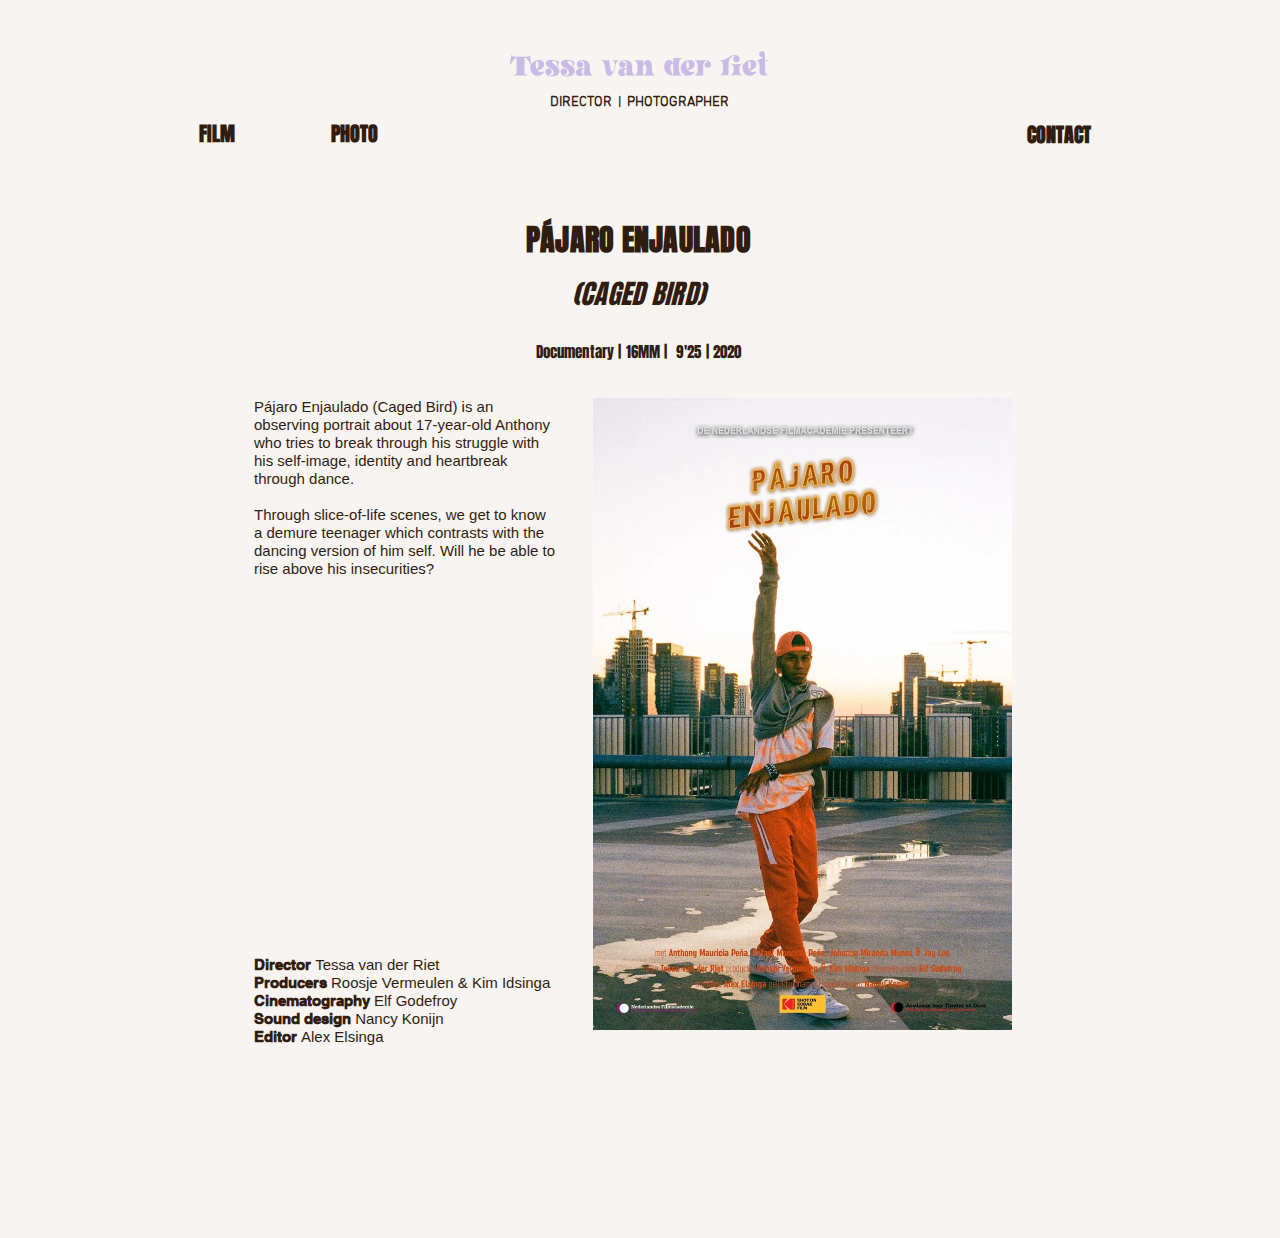
<file: kdo-3.html>
<!DOCTYPE html>
<html lang="nl">
<head>
  
  <meta charset='utf-8'>
  <meta name="viewport" content="width=device-width, initial-scale=1" id="spixDesktopViewport" />
  <meta http-equiv="X-UA-Compatible" content="IE=edge">
  <meta name="generator" content="spix.com Website Builder"/>

  <!-- Initial CSS -->
  <style>
    a,
    abbr,
    acronym,
    address,
    applet,
    b,
    big,
    blockquote,
    body,
    button,
    caption,
    center,
    cite,
    code,
    dd,
    del,
    dfn,
    div,
    dl,
    dt,
    em,
    fieldset,
    font,
    footer,
    form,
    h1,
    h2,
    h3,
    h4,
    h5,
    h6,
    header,
    html,
    i,
    iframe,
    img,
    ins,
    kbd,
    label,
    legend,
    li,
    nav,
    object,
    ol,
    p,
    pre,
    q,
    s,
    samp,
    section,
    small,
    span,
    strike,
    strong,
    sub,
    sup,
    table,
    tbody,
    td,
    tfoot,
    th,
    thead,
    title,
    tr,
    tt,
    u,
    ul,
    var {
      background: transparent;
      border: 0;
      margin: 0;
      outline: 0;
      padding: 0;
      vertical-align: baseline
    }
  
    body {
      font-family: Arial, Helvetica, sans-serif;
      font-size: 10px
    }
  
    input,
    select,
    textarea {
      box-sizing: border-box;
      font-family: Helvetica, Arial, sans-serif
    }
  
    ol,
    ul {
      list-style: none
    }
  
    blockquote,
    q {
      quotes: none
    }
  
    ins {
      text-decoration: none
    }
  
    del {
      text-decoration: line-through
    }
  
    table {
      border-collapse: collapse;
      border-spacing: 0
    }
  
    a {
      cursor: pointer;
      text-decoration: none
    }
  
    body,
    html {
      height: 100%
    }
  
    body {
      overflow-x: auto;
      overflow-y: scroll
    }
  
    .testStyles {
      overflow-y: hidden
    }
  
    .reset-button {
      -webkit-appearance: none;
      background: none;
      border: 0;
      color: inherit;
      font: inherit;
      line-height: normal;
      outline: 0;
      overflow: visible;
      padding: 0;
      -webkit-user-select: none;
      -moz-user-select: none;
      -ms-user-select: none
    }
  
    :focus {
      outline: none
    }
  
    body.device-mobile-optimized {
      overflow-x: hidden;
      overflow-y: scroll
    }
  
    body.device-mobile-optimized:not(.responsive) #SITE_CONTAINER {
      margin-left: auto;
      margin-right: auto;
      overflow-x: visible;
      position: relative;
      width: 320px
    }
  
    body.device-mobile-optimized:not(.responsive):not(.blockSiteScrolling) #SITE_CONTAINER {
      margin-top: 0
    }
  
    body.device-mobile-optimized>* {
      max-width: 100% !important
    }
  
    body.device-mobile-optimized #site-root {
      overflow-x: hidden;
      overflow-y: hidden
    }
  
    @supports(overflow:clip) {
      body.device-mobile-optimized.dont-overflow-hidden-site-root #site-root {
        overflow-x: clip;
        overflow-y: clip
      }
    }
  
    body.device-mobile-non-optimized #SITE_CONTAINER #site-root {
      overflow-x: hidden;
      overflow-y: auto
    }
  
    body.device-mobile-non-optimized.fullScreenMode {
      background-color: #5f6360
    }
  
    body.device-mobile-non-optimized.fullScreenMode #MOBILE_ACTIONS_MENU,
    body.device-mobile-non-optimized.fullScreenMode #SITE_BACKGROUND,
    body.device-mobile-non-optimized.fullScreenMode #site-root,
    body.fullScreenMode #spix_ADS {
      visibility: hidden
    }
  
    body.fullScreenMode {
      overflow-x: hidden !important;
      overflow-y: hidden !important
    }
  
    body.fullScreenMode.device-mobile-optimized #TINY_MENU {
      opacity: 0;
      pointer-events: none
    }
  
    body.fullScreenMode-scrollable.device-mobile-optimized {
      overflow-x: hidden !important;
      overflow-y: auto !important
    }
  
    body.fullScreenMode-scrollable.device-mobile-optimized #masterPage,
    body.fullScreenMode-scrollable.device-mobile-optimized #site-root {
      overflow-x: hidden !important;
      overflow-y: hidden !important
    }
  
    body.fullScreenMode-scrollable.device-mobile-optimized #SITE_BACKGROUND,
    body.fullScreenMode-scrollable.device-mobile-optimized #masterPage {
      height: auto !important
    }
  
    body.fullScreenMode-scrollable.device-mobile-optimized #masterPage.mesh-layout {
      height: 0 !important
    }
  
    body.blockSiteScrolling {
      overflow: hidden;
      position: fixed;
      width: 100%
    }
  
    body.blockSiteScrolling #SITE_CONTAINER {
      margin-top: calc(var(--blocked-site-scroll-margin-top)*-1)
    }
  
    body.blockSiteScrolling:not(.responsive) #spix_ADS {
      margin-top: var(--blocked-site-scroll-margin-top)
    }
  
    .fullScreenOverlay {
      bottom: 0;
      display: flex;
      justify-content: center;
      left: 0;
      overflow-y: hidden;
      position: fixed;
      right: 0;
      top: -60px;
      z-index: 1005
    }
  
    .fullScreenOverlay>.fullScreenOverlayContent {
      bottom: 0;
      left: 0;
      margin: 0 auto;
      overflow: hidden;
      position: absolute;
      right: 0;
      top: 60px;
      transform: translateZ(0)
    }
  
    [data-mesh-id$=centeredContent],
    [data-mesh-id$=form],
    [data-mesh-id$=inlineContent] {
      pointer-events: none;
      position: relative
    }
  
    [data-mesh-id$=-gridWrapper],
    [data-mesh-id$=-rotated-wrapper] {
      pointer-events: none
    }
  
    [data-mesh-id$=-gridContainer]>*,
    [data-mesh-id$=-rotated-wrapper]>*,
    [data-mesh-id$=inlineContent]>:not([data-mesh-id$=-gridContainer]) {
      pointer-events: auto
    }
  
    .device-mobile-optimized #masterPage.mesh-layout #SOSP_CONTAINER_CUSTOM_ID {
      grid-area: 2/1/3/2;
      -ms-grid-row: 2;
      position: relative
    }
  
    #masterPage.mesh-layout {
      -ms-grid-rows: max-content max-content min-content max-content;
      -ms-grid-columns: 100%;
      align-items: start;
      display: -ms-grid;
      display: grid;
      grid-template-columns: 100%;
      grid-template-rows: max-content max-content min-content max-content;
      justify-content: stretch
    }
  
    #masterPage.mesh-layout #PAGES_CONTAINER,
    #masterPage.mesh-layout #SITE_FOOTER-placeholder,
    #masterPage.mesh-layout #SITE_FOOTER_WRAPPER,
    #masterPage.mesh-layout #SITE_HEADER-placeholder,
    #masterPage.mesh-layout #SITE_HEADER_WRAPPER,
    #masterPage.mesh-layout #SOSP_CONTAINER_CUSTOM_ID[data-state~=mobileView],
    #masterPage.mesh-layout #soapAfterPagesContainer,
    #masterPage.mesh-layout #soapBeforePagesContainer {
      -ms-grid-row-align: start;
      -ms-grid-column-align: start;
      -ms-grid-column: 1
    }
  
    #masterPage.mesh-layout #SITE_HEADER-placeholder,
    #masterPage.mesh-layout #SITE_HEADER_WRAPPER {
      grid-area: 1/1/2/2;
      -ms-grid-row: 1
    }
  
    #masterPage.mesh-layout #PAGES_CONTAINER,
    #masterPage.mesh-layout #soapAfterPagesContainer,
    #masterPage.mesh-layout #soapBeforePagesContainer {
      grid-area: 3/1/4/2;
      -ms-grid-row: 3
    }
  
    #masterPage.mesh-layout #soapAfterPagesContainer,
    #masterPage.mesh-layout #soapBeforePagesContainer {
      width: 100%
    }
  
    #masterPage.mesh-layout #PAGES_CONTAINER {
      align-self: stretch
    }
  
    #masterPage.mesh-layout main#PAGES_CONTAINER {
      display: block
    }
  
    #masterPage.mesh-layout #SITE_FOOTER-placeholder,
    #masterPage.mesh-layout #SITE_FOOTER_WRAPPER {
      grid-area: 4/1/5/2;
      -ms-grid-row: 4
    }
  
    #masterPage.mesh-layout #SITE_PAGES,
    #masterPage.mesh-layout [data-mesh-id=PAGES_CONTAINERcenteredContent],
    #masterPage.mesh-layout [data-mesh-id=PAGES_CONTAINERinlineContent] {
      height: 100%
    }
  
    #masterPage.mesh-layout.desktop>* {
      width: 100%
    }
  
    #masterPage.mesh-layout #PAGES_CONTAINER,
    #masterPage.mesh-layout #SITE_FOOTER,
    #masterPage.mesh-layout #SITE_FOOTER_WRAPPER,
    #masterPage.mesh-layout #SITE_HEADER,
    #masterPage.mesh-layout #SITE_HEADER_WRAPPER,
    #masterPage.mesh-layout #SITE_PAGES,
    #masterPage.mesh-layout #masterPageinlineContent,
    #site-root {
      position: relative
    }
  
    #site-root {
      margin: 0 auto;
      min-height: 100%;
      top: var(--spix-ads-top-height)
    }
  
    #site-root img:not([src]) {
      visibility: hidden
    }
  
    #site-root svg img:not([src]) {
      visibility: visible
    }
  
    body:not(.responsive) #site-root {
      min-width: var(--site-width);
      width: 100%
    }
  
    #SITE_CONTAINER {
      position: relative
    }
  
    .auto-generated-link {
      color: inherit
    }
  
    body:not([data-js-loaded]) [data-hide-prejs] {
      visibility: hidden
    }
  
    #SCROLL_TO_BOTTOM,
    #SCROLL_TO_TOP {
      height: 0
    }
  
    .has-click-trigger {
      cursor: pointer
    }
  
    [data-z-counter] {
      z-index: 0
    }
  
    [data-z-counter="0"] {
      z-index: auto
    }
  
    .spixSiteProperties {
      -webkit-font-smoothing: antialiased;
      -moz-osx-font-smoothing: grayscale
    }
  </style>

<!-- render-head end -->
<!--render body head beginning-->

<body>

<style id="topbar">
  .YzqVVZ {
    overflow: visible;
    position: relative
  }

  .mwF7X1 {
    -webkit-backface-visibility: hidden;
    backface-visibility: hidden
  }

  .YGilLk {
    cursor: pointer
  }

  .HlRz5e {
    display: block;
    height: 100%;
    width: 100%
  }

  .HlRz5e img {
    max-width: var(--spix-img-max-width, 100%)
  }

  .HlRz5e[data-animate-blur] img {
    filter: blur(9px);
    transition: filter .8s ease-in
  }

  .HlRz5e[data-animate-blur] img[data-load-done] {
    filter: none
  }

  .I5zqsT {
    display: block
  }

  .I5zqsT,
  .MW5IWV {
    height: 100%;
    width: 100%
  }

  .MW5IWV {
    left: 0;
    -webkit-mask-image: var(--mask-image, none);
    mask-image: var(--mask-image, none);
    -webkit-mask-position: var(--mask-position, 0);
    mask-position: var(--mask-position, 0);
    -webkit-mask-repeat: var(--mask-repeat, no-repeat);
    mask-repeat: var(--mask-repeat, no-repeat);
    -webkit-mask-size: var(--mask-size, 100%);
    mask-size: var(--mask-size, 100%);
    overflow: hidden;
    pointer-events: var(--fill-layer-background-media-pointer-events);
    position: absolute;
    top: 0
  }

  .MW5IWV.N3eg0s {
    clip: rect(0, auto, auto, 0)
  }

  .MW5IWV .Kv1aVt {
    height: 100%;
    position: absolute;
    top: 0;
    width: 100%
  }

  .MW5IWV .dLPlxY {
    height: var(--fill-layer-image-height, 100%);
    opacity: var(--fill-layer-image-opacity)
  }

  .MW5IWV .dLPlxY img {
    height: 100%;
    width: 100%
  }

  @supports(-webkit-hyphens:none) {
    .MW5IWV.N3eg0s {
      clip: auto;
      -webkit-clip-path: inset(0)
    }
  }

  .VgO9Yg {
    height: 100%
  }

  .LWbAav {
    background-color: var(--bg-overlay-color);
    background-image: var(--bg-gradient)
  }

  .K_YxMd,
  .yK6aSC {
    opacity: var(--fill-layer-video-opacity)
  }

  .NGjcJN {
    bottom: var(--media-padding-bottom);
    height: var(--media-padding-height);
    position: absolute;
    top: var(--media-padding-top);
    width: 100%
  }

  .mNGsUM {
    transform: scale(var(--scale, 1));
    transition: var(--transform-duration, transform 0s)
  }

  .K_YxMd {
    height: 100%;
    position: relative;
    width: 100%
  }

  .bX9O_S {
    -webkit-clip-path: var(--fill-layer-clip);
    clip-path: var(--fill-layer-clip)
  }

  .Z_wCwr,
  .bX9O_S {
    position: absolute;
    top: 0
  }

  .Jxk_UL img,
  .Z_wCwr,
  .bX9O_S {
    height: 100%;
    width: 100%
  }

  .K8MSra {
    opacity: 0
  }

  .K8MSra,
  .YTb3b4 {
    position: absolute;
    top: 0
  }

  .YTb3b4 {
    height: 0;
    left: 0;
    overflow: hidden;
    width: 0
  }

  .SUz0WK {
    left: 0;
    pointer-events: var(--fill-layer-background-media-pointer-events);
    position: var(--fill-layer-background-media-position)
  }

  .FNxOn5,
  .SUz0WK,
  .m4khSP {
    height: 100%;
    top: 0;
    width: 100%
  }

  .FNxOn5 {
    position: absolute
  }

  .m4khSP {
    background-color: var(--fill-layer-background-overlay-color);
    opacity: var(--fill-layer-background-overlay-blend-opacity-fallback, 1);
    position: var(--fill-layer-background-overlay-position);
    transform: var(--fill-layer-background-overlay-transform)
  }

  @supports(mix-blend-mode:overlay) {
    .m4khSP {
      mix-blend-mode: var(--fill-layer-background-overlay-blend-mode);
      opacity: var(--fill-layer-background-overlay-blend-opacity, 1)
    }
  }

  ._C0cVf {
    bottom: 0;
    left: 0;
    position: absolute;
    right: 0;
    top: 0;
    width: 100%
  }

  .hFwGTD {
    transform: translateY(-100%);
    transition: .2s ease-in
  }

  .IQgXoP {
    transition: .2s
  }

  .Nr3Nid {
    opacity: 0;
    transition: .2s ease-in
  }

  .Nr3Nid.l4oO6c {
    z-index: -1 !important
  }

  .iQuoC4 {
    opacity: 1;
    transition: .2s
  }

  .CJF7A2 {
    height: auto
  }

  .CJF7A2,
  .U4Bvut {
    position: relative;
    width: 100%
  }

  :host(:not(.device-mobile-optimized)) .G5K6X8,
  body:not(.device-mobile-optimized) .G5K6X8 {
    margin-left: calc((100% - var(--site-width))/2);
    width: var(--site-width)
  }

  .xU8fqS[data-focuscycled=active] {
    outline: 1px solid transparent
  }

  .xU8fqS[data-focuscycled=active]:not(:focus-within) {
    outline: 2px solid transparent;
    transition: outline .01s ease
  }

  .xU8fqS ._4XcTfy {
    background-color: var(--screenwidth-corvid-background-color, rgba(var(--bg, var(--color_11)), var(--alpha-bg, 1)));
    border-bottom: var(--brwb, 0) solid var(--screenwidth-corvid-border-color, rgba(var(--brd, var(--color_15)), var(--alpha-brd, 1)));
    border-top: var(--brwt, 0) solid var(--screenwidth-corvid-border-color, rgba(var(--brd, var(--color_15)), var(--alpha-brd, 1)));
    bottom: 0;
    box-shadow: var(--shd, 0 0 5px rgba(0, 0, 0, .7));
    left: 0;
    position: absolute;
    right: 0;
    top: 0
  }

  .xU8fqS .gUbusX {
    background-color: rgba(var(--bgctr, var(--color_11)), var(--alpha-bgctr, 1));
    border-radius: var(--rd, 0);
    bottom: var(--brwb, 0);
    top: var(--brwt, 0)
  }

  .xU8fqS .G5K6X8,
  .xU8fqS .gUbusX {
    left: 0;
    position: absolute;
    right: 0
  }

  .xU8fqS .G5K6X8 {
    bottom: 0;
    top: 0
  }

  :host(.device-mobile-optimized) .xU8fqS .G5K6X8,
  body.device-mobile-optimized .xU8fqS .G5K6X8 {
    left: 10px;
    right: 10px
  }

  .SPY_vo {
    pointer-events: none
  }

  .BmZ5pC {
    height: 100%;
    min-height: calc(100vh - var(--spix-ads-height));
    min-width: var(--site-width);
    position: var(--bg-position);
    top: var(--spix-ads-height);
    width: 100%
  }

  .zKbzSQ {
    touch-action: manipulation
  }

  .kuTaGy {
    align-items: center;
    box-sizing: border-box;
    display: flex;
    justify-content: var(--label-align);
    min-width: 100%;
    text-align: initial;
    width: -moz-max-content;
    width: max-content
  }

  .kuTaGy:before {
    max-width: var(--margin-left, 0)
  }

  .kuTaGy:after,
  .kuTaGy:before {
    align-self: stretch;
    content: "";
    flex-grow: 1
  }

  .kuTaGy:after {
    max-width: var(--margin-right, 0)
  }

  .R6ex7N {
    height: 100%
  }

  .R6ex7N .kuTaGy {
    border-radius: var(--corvid-border-radius, var(--rd, 0));
    bottom: 0;
    box-shadow: var(--shd, 0 1px 4px rgba(0, 0, 0, .6));
    left: 0;
    position: absolute;
    right: 0;
    top: 0;
    transition: var(--trans1, border-color .4s ease 0s, background-color .4s ease 0s)
  }

  .R6ex7N .kuTaGy:link,
  .R6ex7N .kuTaGy:visited {
    border-color: transparent
  }

  .R6ex7N .M3I7Z2 {
    color: var(--corvid-color, rgb(var(--txt, var(--color_15))));
    font: var(--fnt, var(--font_5));
    margin: 0;
    position: relative;
    transition: var(--trans2, color .4s ease 0s);
    white-space: nowrap
  }

  .R6ex7N[aria-disabled=false] .kuTaGy {
    background-color: var(--corvid-background-color, rgba(var(--bg, var(--color_17)), var(--alpha-bg, 1)));
    border: solid var(--corvid-border-color, rgba(var(--brd, var(--color_15)), var(--alpha-brd, 1))) var(--corvid-border-width, var(--brw, 0));
    cursor: pointer !important
  }

  :host(.device-mobile-optimized) .R6ex7N[aria-disabled=false]:active .kuTaGy,
  body.device-mobile-optimized .R6ex7N[aria-disabled=false]:active .kuTaGy {
    background-color: rgba(var(--bgh, var(--color_18)), var(--alpha-bgh, 1));
    border-color: rgba(var(--brdh, var(--color_15)), var(--alpha-brdh, 1))
  }

  :host(.device-mobile-optimized) .R6ex7N[aria-disabled=false]:active .M3I7Z2,
  body.device-mobile-optimized .R6ex7N[aria-disabled=false]:active .M3I7Z2 {
    color: rgb(var(--txth, var(--color_15)))
  }

  :host(:not(.device-mobile-optimized)) .R6ex7N[aria-disabled=false]:hover .kuTaGy,
  body:not(.device-mobile-optimized) .R6ex7N[aria-disabled=false]:hover .kuTaGy {
    background-color: rgba(var(--bgh, var(--color_18)), var(--alpha-bgh, 1));
    border-color: rgba(var(--brdh, var(--color_15)), var(--alpha-brdh, 1))
  }

  :host(:not(.device-mobile-optimized)) .R6ex7N[aria-disabled=false]:hover .M3I7Z2,
  body:not(.device-mobile-optimized) .R6ex7N[aria-disabled=false]:hover .M3I7Z2 {
    color: rgb(var(--txth, var(--color_15)))
  }

  .R6ex7N[aria-disabled=true] .kuTaGy {
    background-color: rgba(var(--bgd, 204, 204, 204), var(--alpha-bgd, 1));
    border-color: rgba(var(--brdd, 204, 204, 204), var(--alpha-brdd, 1));
    border-style: solid;
    border-width: var(--corvid-border-width, var(--brw, 0))
  }

  .R6ex7N[aria-disabled=true] .M3I7Z2 {
    color: rgb(var(--txtd, 255, 255, 255))
  }

  .U2uNPe {
    align-items: center;
    box-sizing: border-box;
    display: flex;
    justify-content: var(--label-align);
    min-width: 100%;
    text-align: initial;
    width: -moz-max-content;
    width: max-content
  }

  .U2uNPe:before {
    max-width: var(--margin-left, 0)
  }

  .U2uNPe:after,
  .U2uNPe:before {
    align-self: stretch;
    content: "";
    flex-grow: 1
  }

  .U2uNPe:after {
    max-width: var(--margin-right, 0)
  }

  .S3GIZZ[aria-disabled=false] .U2uNPe {
    cursor: pointer
  }

  :host(.device-mobile-optimized) .S3GIZZ[aria-disabled=false]:active .CQ3ICl,
  body.device-mobile-optimized .S3GIZZ[aria-disabled=false]:active .CQ3ICl {
    color: rgb(var(--txth, var(--color_15)));
    transition: var(--trans, color .4s ease 0s)
  }

  :host(:not(.device-mobile-optimized)) .S3GIZZ[aria-disabled=false]:hover .CQ3ICl,
  body:not(.device-mobile-optimized) .S3GIZZ[aria-disabled=false]:hover .CQ3ICl {
    color: rgb(var(--txth, var(--color_15)));
    transition: var(--trans, color .4s ease 0s)
  }

  .S3GIZZ .U2uNPe {
    bottom: 0;
    left: 0;
    position: absolute;
    right: 0;
    top: 0
  }

  .S3GIZZ .CQ3ICl {
    color: var(--corvid-color, rgb(var(--txt, var(--color_15))));
    font: var(--fnt, var(--font_5));
    transition: var(--trans, color .4s ease 0s);
    white-space: nowrap
  }

  .S3GIZZ[aria-disabled=true] .CQ3ICl {
    color: rgb(var(--txtd, 255, 255, 255))
  }

  :host(:not(.device-mobile-optimized)) .Lw0u6i,
  body:not(.device-mobile-optimized) .Lw0u6i {
    --display: flex;
    display: var(--display)
  }

  :host(:not(.device-mobile-optimized)) .So7Ias,
  body:not(.device-mobile-optimized) .So7Ias {
    display: flex;
    margin: 0 auto;
    position: relative;
    width: calc(100% - var(--padding)*2)
  }

  :host(:not(.device-mobile-optimized)) .So7Ias>*,
  body:not(.device-mobile-optimized) .So7Ias>* {
    flex: var(--column-flex) 1 0%;
    left: 0;
    margin-bottom: var(--padding);
    margin-left: var(--margin);
    margin-top: var(--padding);
    min-width: 0;
    position: relative;
    top: 0
  }

  :host(:not(.device-mobile-optimized)) .So7Ias>:first-child,
  body:not(.device-mobile-optimized) .So7Ias>:first-child {
    margin-left: 0
  }

  :host(.device-mobile-optimized) .So7Ias,
  body.device-mobile-optimized .So7Ias {
    display: block;
    padding: var(--padding) 0;
    position: relative
  }

  :host(.device-mobile-optimized) .So7Ias>*,
  body.device-mobile-optimized .So7Ias>* {
    margin-bottom: var(--margin);
    position: relative
  }

  :host(.device-mobile-optimized) .So7Ias>:first-child,
  body.device-mobile-optimized .So7Ias>:first-child {
    margin-top: var(--firstChildMarginTop, 0)
  }

  :host(.device-mobile-optimized) .So7Ias>:last-child,
  body.device-mobile-optimized .So7Ias>:last-child {
    margin-bottom: var(--lastChildMarginBottom, var(--margin))
  }

  .qby0Dy {
    -webkit-backface-visibility: hidden;
    backface-visibility: hidden
  }

  .dkukWC {
    --divider-pin-height__: min(1, calc(var(--divider-layers-pin-factor__) + 1));
    --divider-pin-layer-height__: var(--divider-layers-pin-factor__);
    --divider-pin-border__: min(1, calc(var(--divider-layers-pin-factor__) / -1 + 1));
    height: calc(var(--divider-height__) + var(--divider-pin-height__)*var(--divider-layers-size__)*var(--divider-layers-y__))
  }

  .dkukWC,
  .dkukWC .FRCqDF {
    left: 0;
    position: absolute;
    width: 100%
  }

  .dkukWC .FRCqDF {
    --divider-layer-i__: var(--divider-layer-i, 0);
    background-position: left calc(50% + var(--divider-offset-x__) + var(--divider-layers-x__)*var(--divider-layer-i__)) bottom;
    background-repeat: repeat-x;
    border-bottom-style: solid;
    border-bottom-width: calc(var(--divider-pin-border__)*var(--divider-layer-i__)*var(--divider-layers-y__));
    height: calc(var(--divider-height__) + var(--divider-pin-layer-height__)*var(--divider-layer-i__)*var(--divider-layers-y__));
    opacity: calc(1 - var(--divider-layer-i__)/(var(--divider-layer-i__) + 1))
  }

  .xnZvZH {
    --divider-height__: var(--divider-top-height, auto);
    --divider-offset-x__: var(--divider-top-offset-x, 0px);
    --divider-layers-size__: var(--divider-top-layers-size, 0);
    --divider-layers-y__: var(--divider-top-layers-y, 0px);
    --divider-layers-x__: var(--divider-top-layers-x, 0px);
    --divider-layers-pin-factor__: var(--divider-top-layers-pin-factor, 0);
    border-top: var(--divider-top-padding, 0) solid var(--divider-top-color, currentColor);
    opacity: var(--divider-top-opacity, 1);
    top: 0;
    transform: var(--divider-top-flip, scaleY(-1))
  }

  .xnZvZH .FRCqDF {
    background-image: var(--divider-top-image, none);
    background-size: var(--divider-top-size, contain);
    border-color: var(--divider-top-color, currentColor);
    bottom: 0;
    filter: var(--divider-top-filter, none)
  }

  .MBOSCN {
    --divider-height__: var(--divider-bottom-height, auto);
    --divider-offset-x__: var(--divider-bottom-offset-x, 0px);
    --divider-layers-size__: var(--divider-bottom-layers-size, 0);
    --divider-layers-y__: var(--divider-bottom-layers-y, 0px);
    --divider-layers-x__: var(--divider-bottom-layers-x, 0px);
    --divider-layers-pin-factor__: var(--divider-bottom-layers-pin-factor, 0);
    border-bottom: var(--divider-bottom-padding, 0) solid var(--divider-bottom-color, currentColor);
    bottom: 0;
    opacity: var(--divider-bottom-opacity, 1);
    transform: var(--divider-bottom-flip, none)
  }

  .MBOSCN .FRCqDF {
    background-image: var(--divider-bottom-image, none);
    background-size: var(--divider-bottom-size, contain);
    border-color: var(--divider-bottom-color, currentColor);
    bottom: 0;
    filter: var(--divider-bottom-filter, none)
  }

  .nTOEE9 {
    height: 100%;
    overflow: hidden;
    width: 100%
  }

  .nTOEE9.sqUyGm:hover {
    cursor: url([data-uri]), auto
  }

  .nTOEE9.C_JY0G:hover {
    cursor: url([data-uri]), auto
  }

  .rYiAuL {
    cursor: pointer
  }

  .gSXewE {
    height: 0;
    left: 0;
    overflow: hidden;
    position: absolute;
    top: 0;
    width: 0
  }

  .j7pOnl {
    box-sizing: border-box;
    height: 100%;
    width: 100%
  }

  .BI8PVQ {
    min-height: var(--image-min-height);
    min-width: var(--image-min-width)
  }

  .BI8PVQ img {
    filter: var(--filter-effect-svg-url);
    -webkit-mask-image: var(--mask-image, none);
    mask-image: var(--mask-image, none);
    -webkit-mask-position: var(--mask-position, 0);
    mask-position: var(--mask-position, 0);
    -webkit-mask-repeat: var(--mask-repeat, no-repeat);
    mask-repeat: var(--mask-repeat, no-repeat);
    -webkit-mask-size: var(--mask-size, 100% 100%);
    mask-size: var(--mask-size, 100% 100%);
    -o-object-position: var(--object-position);
    object-position: var(--object-position)
  }

  .MazNVa {
    left: var(--left, auto);
    position: var(--position-fixed, static);
    top: var(--top, auto);
    z-index: var(--z-index, auto)
  }

  .MazNVa .BI8PVQ img {
    box-shadow: 0 0 0 #000;
    position: static;
    -webkit-user-select: none;
    -moz-user-select: none;
    -ms-user-select: none;
    user-select: none
  }

  .MazNVa .j7pOnl {
    display: block;
    overflow: hidden
  }

  .MazNVa .BI8PVQ {
    overflow: hidden
  }

  .c7cMWz {
    bottom: 0;
    left: 0;
    position: absolute;
    right: 0;
    top: 0
  }

  .FVGvCX {
    height: auto;
    position: relative;
    width: 100%
  }

  body:not(.responsive) .zK7MhX {
    align-self: start;
    grid-area: 1/1/1/1;
    height: 100%;
    justify-self: stretch;
    left: 0;
    position: relative
  }

  :host(:not(.device-mobile-optimized)) .c7cMWz,
  body:not(.device-mobile-optimized) .c7cMWz {
    margin-left: calc((100% - var(--site-width))/2);
    width: var(--site-width)
  }

  .fEm0Bo .c7cMWz {
    background-color: rgba(var(--bg, var(--color_11)), var(--alpha-bg, 1));
    overflow: hidden
  }

  :host(.device-mobile-optimized) .c7cMWz,
  body.device-mobile-optimized .c7cMWz {
    left: 10px;
    right: 10px
  }

  .PFkO7r {
    bottom: 0;
    left: 0;
    position: absolute;
    right: 0;
    top: 0
  }

  .HT5ybB {
    height: auto;
    position: relative;
    width: 100%
  }

  body:not(.responsive) .dBAkHi {
    align-self: start;
    grid-area: 1/1/1/1;
    height: 100%;
    justify-self: stretch;
    left: 0;
    position: relative
  }

  :host(:not(.device-mobile-optimized)) .PFkO7r,
  body:not(.device-mobile-optimized) .PFkO7r {
    margin-left: calc((100% - var(--site-width))/2);
    width: var(--site-width)
  }

  :host(.device-mobile-optimized) .PFkO7r,
  body.device-mobile-optimized .PFkO7r {
    left: 10px;
    right: 10px
  }
</style>


<title>KDO 3 | tessavanderriet</title>
  <link rel="canonical" href="kdo-3"/>
  <link rel="icon" type="image/x-icon" href="images/favicon.ico">
  <link rel="shortcut icon" type="image/x-icon" href="images/favicon.ico">
  <meta property="og:title" content="KDO 3 | tessavanderriet"/>
  <meta property="og:url" content="https://www.tessavanderriet.com/kdo-3"/>
  <meta property="og:site_name" content="tessavanderriet"/>
  <meta property="og:type" content="website"/>
  <meta name="twitter:card" content="summary_large_image"/>
  <meta name="twitter:title" content="KDO 3 | tessavanderriet"/>



<pages-css id="pages-css"><style id="css_masterPage">#masterPage:not(.landingPage) #PAGES_CONTAINER{margin-top:0px;margin-bottom:0px;}#masterPage.landingPage #SITE_FOOTER{display:none;}#masterPage.landingPage #SITE_HEADER{display:none;}#masterPage.landingPage #SITE_HEADER-placeholder{display:none;}#masterPage.landingPage #SITE_FOOTER-placeholder{display:none;}#SITE_FOOTER{--pinned-layer-in-container:50;--above-all-in-container:49;}#PAGES_CONTAINER{--pinned-layer-in-container:51;--above-all-in-container:49;}#SITE_HEADER{z-index:49;--above-all-in-container:10000;}
	:root,:host{--color_0:255,255,255;--color_44:248,244,241;--color_22:237,221,240;--color_1:255,255,255;--color_2:0,0,0;--color_3:237,28,36;--color_4:0,136,203;--color_5:255,203,5;--color_6:114,114,114;--color_7:176,176,176;--color_8:255,255,255;--color_23:230,199,235;--color_9:114,114,114;--color_10:176,176,176;--color_11:248,244,241;--color_12:198,195,193;--color_13:149,146,145;--color_14:99,98,96;--color_15:48,29,16;--color_16:224,184,165;--color_17:194,141,116;--color_18:163,74,33;--color_24:184,159,188;--color_19:109,49,22;--color_20:54,25,11;--color_25:132,115,135;--color_26:250,216,197;--color_27:247,183,151;--color_28:247,146,94;--color_29:124,73,47;--color_30:62,37,24;--color_31:242,229,228;--color_32:242,217,216;--color_33:243,199,196;--color_34:194,159,157;--color_35:146,119,118;--color_36:248,244,241;--color_37:48,29,16;--color_38:198,195,193;--color_39:149,146,145;--color_40:99,98,96;--font_0:normal normal bold 40px/1.4em raleway,sans-serif;--color_41:163,74,33;--color_45:48,29,16;--color_46:48,29,16;--color_47:198,195,193;--color_48:163,74,33;--color_49:163,74,33;--color_50:248,244,241;--color_51:248,244,241;--color_52:163,74,33;--color_53:163,74,33;--color_54:149,146,145;--color_55:149,146,145;--color_56:248,244,241;--color_57:248,244,241;--color_58:163,74,33;--color_42:48,29,16;--color_59:248,244,241;--color_60:163,74,33;--color_61:163,74,33;--color_62:248,244,241;--color_63:248,244,241;--font_1:normal normal normal 15px/1.4em raleway,sans-serif;--font_2:normal normal bold 36px/1.4em raleway,sans-serif;--font_3:normal normal normal 60px/1.4em raleway,sans-serif;--font_4:normal normal normal 30px/1.4em raleway,sans-serif;--font_5:normal normal normal 22px/1.4em raleway,sans-serif;--font_6:normal normal normal 19px/1.4em raleway,sans-serif;--font_7:normal normal normal 15px/1.4em raleway,sans-serif;--color_64:149,146,145;--color_21:243,235,245;--font_8:normal normal normal 14px/1.4em din-next-w01-light,din-next-w02-light,din-next-w10-light,sans-serif;--font_9:normal normal normal 13px/1.4em din-next-w01-light,din-next-w02-light,din-next-w10-light,sans-serif;--font_10:normal normal normal 10px/1.4em din-next-w01-light,din-next-w02-light,din-next-w10-light,sans-serif;--spix-ads-height:0px;--spix-ads-top-height:0px;--site-width:980px;--above-all-z-index:100000;--portals-z-index:100001;-webkit-font-smoothing:antialiased;-moz-osx-font-smoothing:grayscale;--minViewportSize:320;--color_65:149,146,145;--color_43:149,146,145;--maxViewportSize:1920}.font_0{font:var(--font_0);color:rgb(var(--color_15));letter-spacing:0em}.font_1{font:var(--font_1);color:rgb(var(--color_14));letter-spacing:0em}.font_2{font:var(--font_2);color:rgb(var(--color_14));letter-spacing:0em}.font_3{font:var(--font_3);color:rgb(var(--color_15));letter-spacing:0em}.font_4{font:var(--font_4);color:rgb(var(--color_15));letter-spacing:0em}.font_5{font:var(--font_5);color:rgb(var(--color_15));letter-spacing:0em}.font_6{font:var(--font_6);color:rgb(var(--color_15));letter-spacing:0em}.font_7{font:var(--font_7);color:rgb(var(--color_15));letter-spacing:0em}.font_8{font:var(--font_8);color:rgb(var(--color_15));letter-spacing:0em}.font_9{font:var(--font_9);color:rgb(var(--color_15));letter-spacing:0em}.font_10{font:var(--font_10);color:rgb(var(--color_15));letter-spacing:0em}.color_0{color:rgb(var(--color_0))}.color_1{color:rgb(var(--color_1))}.color_2{color:rgb(var(--color_2))}.color_3{color:rgb(var(--color_3))}.color_4{color:rgb(var(--color_4))}.color_5{color:rgb(var(--color_5))}.color_6{color:rgb(var(--color_6))}.color_7{color:rgb(var(--color_7))}.color_8{color:rgb(var(--color_8))}.color_9{color:rgb(var(--color_9))}.color_10{color:rgb(var(--color_10))}.color_11{color:rgb(var(--color_11))}.color_12{color:rgb(var(--color_12))}.color_13{color:rgb(var(--color_13))}.color_14{color:rgb(var(--color_14))}.color_15{color:rgb(var(--color_15))}.color_16{color:rgb(var(--color_16))}.color_17{color:rgb(var(--color_17))}.color_18{color:rgb(var(--color_18))}.color_19{color:rgb(var(--color_19))}.color_20{color:rgb(var(--color_20))}.color_21{color:rgb(var(--color_21))}.color_22{color:rgb(var(--color_22))}.color_23{color:rgb(var(--color_23))}.color_24{color:rgb(var(--color_24))}.color_25{color:rgb(var(--color_25))}.color_26{color:rgb(var(--color_26))}.color_27{color:rgb(var(--color_27))}.color_28{color:rgb(var(--color_28))}.color_29{color:rgb(var(--color_29))}.color_30{color:rgb(var(--color_30))}.color_31{color:rgb(var(--color_31))}.color_32{color:rgb(var(--color_32))}.color_33{color:rgb(var(--color_33))}.color_34{color:rgb(var(--color_34))}.color_35{color:rgb(var(--color_35))}.color_36{color:rgb(var(--color_36))}.color_37{color:rgb(var(--color_37))}.color_38{color:rgb(var(--color_38))}.color_39{color:rgb(var(--color_39))}.color_40{color:rgb(var(--color_40))}.color_41{color:rgb(var(--color_41))}.color_42{color:rgb(var(--color_42))}.color_43{color:rgb(var(--color_43))}.color_44{color:rgb(var(--color_44))}.color_45{color:rgb(var(--color_45))}.color_46{color:rgb(var(--color_46))}.color_47{color:rgb(var(--color_47))}.color_48{color:rgb(var(--color_48))}.color_49{color:rgb(var(--color_49))}.color_50{color:rgb(var(--color_50))}.color_51{color:rgb(var(--color_51))}.color_52{color:rgb(var(--color_52))}.color_53{color:rgb(var(--color_53))}.color_54{color:rgb(var(--color_54))}.color_55{color:rgb(var(--color_55))}.color_56{color:rgb(var(--color_56))}.color_57{color:rgb(var(--color_57))}.color_58{color:rgb(var(--color_58))}.color_59{color:rgb(var(--color_59))}.color_60{color:rgb(var(--color_60))}.color_61{color:rgb(var(--color_61))}.color_62{color:rgb(var(--color_62))}.color_63{color:rgb(var(--color_63))}.color_64{color:rgb(var(--color_64))}.color_65{color:rgb(var(--color_65))}.backcolor_0{background-color:rgb(var(--color_0))}.backcolor_1{background-color:rgb(var(--color_1))}.backcolor_2{background-color:rgb(var(--color_2))}.backcolor_3{background-color:rgb(var(--color_3))}.backcolor_4{background-color:rgb(var(--color_4))}.backcolor_5{background-color:rgb(var(--color_5))}.backcolor_6{background-color:rgb(var(--color_6))}.backcolor_7{background-color:rgb(var(--color_7))}.backcolor_8{background-color:rgb(var(--color_8))}.backcolor_9{background-color:rgb(var(--color_9))}.backcolor_10{background-color:rgb(var(--color_10))}.backcolor_11{background-color:rgb(var(--color_11))}.backcolor_12{background-color:rgb(var(--color_12))}.backcolor_13{background-color:rgb(var(--color_13))}.backcolor_14{background-color:rgb(var(--color_14))}.backcolor_15{background-color:rgb(var(--color_15))}.backcolor_16{background-color:rgb(var(--color_16))}.backcolor_17{background-color:rgb(var(--color_17))}.backcolor_18{background-color:rgb(var(--color_18))}.backcolor_19{background-color:rgb(var(--color_19))}.backcolor_20{background-color:rgb(var(--color_20))}.backcolor_21{background-color:rgb(var(--color_21))}.backcolor_22{background-color:rgb(var(--color_22))}.backcolor_23{background-color:rgb(var(--color_23))}.backcolor_24{background-color:rgb(var(--color_24))}.backcolor_25{background-color:rgb(var(--color_25))}.backcolor_26{background-color:rgb(var(--color_26))}.backcolor_27{background-color:rgb(var(--color_27))}.backcolor_28{background-color:rgb(var(--color_28))}.backcolor_29{background-color:rgb(var(--color_29))}.backcolor_30{background-color:rgb(var(--color_30))}.backcolor_31{background-color:rgb(var(--color_31))}.backcolor_32{background-color:rgb(var(--color_32))}.backcolor_33{background-color:rgb(var(--color_33))}.backcolor_34{background-color:rgb(var(--color_34))}.backcolor_35{background-color:rgb(var(--color_35))}.backcolor_36{background-color:rgb(var(--color_36))}.backcolor_37{background-color:rgb(var(--color_37))}.backcolor_38{background-color:rgb(var(--color_38))}.backcolor_39{background-color:rgb(var(--color_39))}.backcolor_40{background-color:rgb(var(--color_40))}.backcolor_41{background-color:rgb(var(--color_41))}.backcolor_42{background-color:rgb(var(--color_42))}.backcolor_43{background-color:rgb(var(--color_43))}.backcolor_44{background-color:rgb(var(--color_44))}.backcolor_45{background-color:rgb(var(--color_45))}.backcolor_46{background-color:rgb(var(--color_46))}.backcolor_47{background-color:rgb(var(--color_47))}.backcolor_48{background-color:rgb(var(--color_48))}.backcolor_49{background-color:rgb(var(--color_49))}.backcolor_50{background-color:rgb(var(--color_50))}.backcolor_51{background-color:rgb(var(--color_51))}.backcolor_52{background-color:rgb(var(--color_52))}.backcolor_53{background-color:rgb(var(--color_53))}.backcolor_54{background-color:rgb(var(--color_54))}.backcolor_55{background-color:rgb(var(--color_55))}.backcolor_56{background-color:rgb(var(--color_56))}.backcolor_57{background-color:rgb(var(--color_57))}.backcolor_58{background-color:rgb(var(--color_58))}.backcolor_59{background-color:rgb(var(--color_59))}.backcolor_60{background-color:rgb(var(--color_60))}.backcolor_61{background-color:rgb(var(--color_61))}.backcolor_62{background-color:rgb(var(--color_62))}.backcolor_63{background-color:rgb(var(--color_63))}.backcolor_64{background-color:rgb(var(--color_64))}.backcolor_65{background-color:rgb(var(--color_65))}#SITE_CONTAINER.focus-ring-active :not(.has-custom-focus):not(.ignore-focus):not([tabindex="-1"]):focus, #SITE_CONTAINER.focus-ring-active :not(.has-custom-focus):not(.ignore-focus):not([tabindex="-1"]):focus ~ .spixSdkShowFocusOnSibling{box-shadow:0 0 0 1px #ffffff, 0 0 0 3px #116dff !important;z-index:1}[data-mesh-id=SITE_FOOTERinlineContent]{height:auto;width:100%;position:static;min-height:192px}[data-mesh-id=SITE_HEADERinlineContent]{height:auto;width:100%;display:flex}[data-mesh-id=SITE_HEADERinlineContent-gridContainer]{position:static;display:grid;height:auto;width:100%;min-height:auto;margin-bottom:-5px;grid-template-rows:min-content 1fr;grid-template-columns:100%}[data-mesh-id=SITE_HEADERinlineContent-gridContainer] > [id="comp-kmt2b2i2"]{position:relative;margin:26px 0px 21px calc((100% - 980px) * 0.5);left:357px;grid-area:1 / 1 / 2 / 2;justify-self:start;align-self:start}[data-mesh-id=SITE_HEADERinlineContent-gridContainer] > [id="comp-kowv06to"]{position:relative;margin:4px 0px 5px calc((100% - 980px) * 0.5);left:0px;grid-area:2 / 1 / 3 / 2;justify-self:start;align-self:start}[data-mesh-id=SITE_HEADERinlineContent-gridContainer] > [id="comp-kowuz5rz"]{position:relative;margin:0px 0px 0px calc((100% - 980px) * 0.5);left:133px;grid-area:2 / 1 / 3 / 2;justify-self:start;align-self:start}[data-mesh-id=SITE_HEADERinlineContent-gridContainer] > [id="comp-j7lqyrcu"]{position:relative;margin:5px 0px 4px calc((100% - 980px) * 0.5);left:838px;grid-area:2 / 1 / 3 / 2;justify-self:start;align-self:start}#comp-kmt2b2i2{width:264px;height:56px}#comp-kowv06to{width:133px;height:31px}#comp-kowuz5rz{width:142px;height:40px}#comp-j7lqyrcu{width:142px;height:31px}#masterPage{left:0;margin-left:0;width:100%;min-width:980px}#SITE_FOOTER{left:0;margin-left:0;width:100%;min-width:980px}#PAGES_CONTAINER{left:0;margin-left:0;width:100%;min-width:980px}#SITE_HEADER{left:0;margin-left:0;width:100%;min-width:980px}#SITE_PAGES{left:0;margin-left:0;width:100%;min-width:980px}
	@font-face {
  font-family: 'Raleway';
  font-style: italic;
  font-weight: 400;
  src: url("fonts/Ralewayitalic_KWxWMT.woff2") format('woff2');
  unicode-range: U+0460-052F, U+1C80-1C88, U+20B4, U+2DE0-2DFF, U+A640-A69F, U+FE2E-FE2F;
font-display: block;
}
@font-face {
  font-family: 'Raleway';
  font-style: italic;
  font-weight: 400;
  src: url("fonts/Ralewayitalic_KWxWMT.woff2") format('woff2');
  unicode-range: U+0400-045F, U+0490-0491, U+04B0-04B1, U+2116;
font-display: block;
}
@font-face {
  font-family: 'Raleway';
  font-style: italic;
  font-weight: 400;
  src: url("fonts/Ralewayitalic_KWxWMT.woff2") format('woff2');
  unicode-range: U+0102-0103, U+0110-0111, U+0128-0129, U+0168-0169, U+01A0-01A1, U+01AF-01B0, U+1EA0-1EF9, U+20AB;
font-display: block;
}
@font-face {
  font-family: 'Raleway';
  font-style: italic;
  font-weight: 400;
  src: url("fonts/Ralewayitalic_KWxWMT.woff2") format('woff2');
  unicode-range: U+0100-024F, U+0259, U+1E00-1EFF, U+2020, U+20A0-20AB, U+20AD-20CF, U+2113, U+2C60-2C7F, U+A720-A7FF;
font-display: block;
}
@font-face {
  font-family: 'Raleway';
  font-style: italic;
  font-weight: 400;
  src: url("fonts/Ralewayitalic2_KWxQ.woff2") format('woff2');
  unicode-range: U+0000-00FF, U+0131, U+0152-0153, U+02BB-02BC, U+02C6, U+02DA, U+02DC, U+2000-206F, U+2074, U+20AC, U+2122, U+2191, U+2193, U+2212, U+2215, U+FEFF, U+FFFD;
font-display: block;
}
@font-face {
  font-family: 'Raleway';
  font-style: italic;
  font-weight: 700;
  src: url("fonts/Ralewayitalic_KWxWMT.woff2") format('woff2');
  unicode-range: U+0460-052F, U+1C80-1C88, U+20B4, U+2DE0-2DFF, U+A640-A69F, U+FE2E-FE2F;
font-display: block;
}
@font-face {
  font-family: 'Raleway';
  font-style: italic;
  font-weight: 700;
  src: url("fonts/Ralewayitalic_KWxWMT.woff2") format('woff2');
  unicode-range: U+0400-045F, U+0490-0491, U+04B0-04B1, U+2116;
font-display: block;
}
@font-face {
  font-family: 'Raleway';
  font-style: italic;
  font-weight: 700;
  src: url("fonts/Ralewayitalic_KWxWMT.woff2") format('woff2');
  unicode-range: U+0102-0103, U+0110-0111, U+0128-0129, U+0168-0169, U+01A0-01A1, U+01AF-01B0, U+1EA0-1EF9, U+20AB;
font-display: block;
}
@font-face {
  font-family: 'Raleway';
  font-style: italic;
  font-weight: 700;
  src: url("fonts/Ralewayitalic_KWxWMT.woff2") format('woff2');
  unicode-range: U+0100-024F, U+0259, U+1E00-1EFF, U+2020, U+20A0-20AB, U+20AD-20CF, U+2113, U+2C60-2C7F, U+A720-A7FF;
font-display: block;
}
@font-face {
  font-family: 'Raleway';
  font-style: italic;
  font-weight: 700;
  src: url("fonts/Ralewayitalic2_KWxQ.woff2") format('woff2');
  unicode-range: U+0000-00FF, U+0131, U+0152-0153, U+02BB-02BC, U+02C6, U+02DA, U+02DC, U+2000-206F, U+2074, U+20AC, U+2122, U+2191, U+2193, U+2212, U+2215, U+FEFF, U+FFFD;
font-display: block;
}
@font-face {
  font-family: 'Raleway';
  font-style: normal;
  font-weight: 400;
  src: url("fonts/Ralewaynormal_ttDfCmxA.woff2") format('woff2');
  unicode-range: U+0460-052F, U+1C80-1C88, U+20B4, U+2DE0-2DFF, U+A640-A69F, U+FE2E-FE2F;
font-display: block;
}
@font-face {
  font-family: 'Raleway';
  font-style: normal;
  font-weight: 400;
  src: url("fonts/Ralewaynormal_ttDfCmxA.woff2") format('woff2');
  unicode-range: U+0400-045F, U+0490-0491, U+04B0-04B1, U+2116;
font-display: block;
}
@font-face {
  font-family: 'Raleway';
  font-style: normal;
  font-weight: 400;
  src: url("fonts/Ralewaynormal_ttDfCmxA.woff2") format('woff2');
  unicode-range: U+0102-0103, U+0110-0111, U+0128-0129, U+0168-0169, U+01A0-01A1, U+01AF-01B0, U+1EA0-1EF9, U+20AB;
font-display: block;
}
@font-face {
  font-family: 'Raleway';
  font-style: normal;
  font-weight: 400;
  src: url("fonts/Ralewaynormal_ttDfCmxA.woff2") format('woff2');
  unicode-range: U+0100-024F, U+0259, U+1E00-1EFF, U+2020, U+20A0-20AB, U+20AD-20CF, U+2113, U+2C60-2C7F, U+A720-A7FF;
font-display: block;
}
@font-face {
  font-family: 'Raleway';
  font-style: normal;
  font-weight: 400;
  src: url("fonts/Ralewaynormal_ttDfCmxA.woff2") format('woff2');
  unicode-range: U+0000-00FF, U+0131, U+0152-0153, U+02BB-02BC, U+02C6, U+02DA, U+02DC, U+2000-206F, U+2074, U+20AC, U+2122, U+2191, U+2193, U+2212, U+2215, U+FEFF, U+FFFD;
font-display: block;
}
@font-face {
  font-family: 'Raleway';
  font-style: normal;
  font-weight: 700;
  src: url("fonts/Ralewaynormal_ttDfCmxA.woff2") format('woff2');
  unicode-range: U+0460-052F, U+1C80-1C88, U+20B4, U+2DE0-2DFF, U+A640-A69F, U+FE2E-FE2F;
font-display: block;
}
@font-face {
  font-family: 'Raleway';
  font-style: normal;
  font-weight: 700;
  src: url("fonts/Ralewaynormal_ttDfCmxA.woff2") format('woff2');
  unicode-range: U+0400-045F, U+0490-0491, U+04B0-04B1, U+2116;
font-display: block;
}
@font-face {
  font-family: 'Raleway';
  font-style: normal;
  font-weight: 700;
  src: url("fonts/Ralewaynormal_ttDfCmxA.woff2") format('woff2');
  unicode-range: U+0102-0103, U+0110-0111, U+0128-0129, U+0168-0169, U+01A0-01A1, U+01AF-01B0, U+1EA0-1EF9, U+20AB;
font-display: block;
}
@font-face {
  font-family: 'Raleway';
  font-style: normal;
  font-weight: 700;
  src: url("fonts/Ralewaynormal_ttDfCmxA.woff2") format('woff2');
  unicode-range: U+0100-024F, U+0259, U+1E00-1EFF, U+2020, U+20A0-20AB, U+20AD-20CF, U+2113, U+2C60-2C7F, U+A720-A7FF;
font-display: block;
}
@font-face {
  font-family: 'Raleway';
  font-style: normal;
  font-weight: 700;
  src: url("fonts/Ralewaynormal_ttDfCmxA.woff2") format('woff2');
  unicode-range: U+0000-00FF, U+0131, U+0152-0153, U+02BB-02BC, U+02C6, U+02DA, U+02DC, U+2000-206F, U+2074, U+20AC, U+2122, U+2191, U+2193, U+2212, U+2215, U+FEFF, U+FFFD;
font-display: block;
}
@font-face {
    font-family: "DIN-Next-W01-Light";
    src: url("fonts/DINNext-W1Light.eot");
    src: url("fonts/DINNext-W1Light.eot") format("eot"),url("fonts/DINNext-W1Light.woff") format("woff");
font-display: block;
}
@font-face {
    font-family: "DIN-Next-W02-Light";
    src: url("fonts/DINNext_W2Light.eot");
    src: url("fonts/DINNext_W2Light.eot") format("eot"),url("fonts/DINNext-W2Light.woff") format("woff");
font-display: block;
}
@font-face {
    font-family: "DIN-Next-W10-Light";
    src: url("fonts/DINNext_W10Light.eot");
    src: url("fonts/DINNext_W10Light.eot") format("eot"),url("fonts/DINNext_W10Light.woff") format("woff";)
font-display: block;
}
@font-face {
font-family: 'Anton';
font-style: normal;
font-weight: 400;
src: local('Anton Regular'), local('Anton-Regular'), url("fonts/Anton_C8CSKlvPfE.woff2") format('woff2');
unicode-range: U+0102-0103, U+0110-0111, U+1EA0-1EF9, U+20AB;
font-display: block;
}
@font-face {
font-family: 'Anton';
font-style: normal;
font-weight: 400;
src: local('Anton Regular'), local('Anton-Regular'), url("fonts/Anton_C8CSKlvPfE.woff2") format('woff2');
unicode-range: U+0100-024F, U+0259, U+1E00-1EFF, U+2020, U+20A0-20AB, U+20AD-20CF, U+2113, U+2C60-2C7F, U+A720-A7FF;
font-display: block;
}
@font-face {
font-family: 'Anton';
font-style: normal;
font-weight: 400;
src: local('Anton Regular'), local('Anton-Regular'), url("fonts/Anton2_C8CSKlv.woff2") format('woff2');
unicode-range: U+0000-00FF, U+0131, U+0152-0153, U+02BB-02BC, U+02C6, U+02DA, U+02DC, U+2000-206F, U+2074, U+20AC, U+2122, U+2191, U+2193, U+2212, U+2215, U+FEFF, U+FFFD;
font-display: block;
}
	
#comp-kmt2b2i2 { --contentPaddingLeft:0px;--contentPaddingRight:0px;--contentPaddingTop:0px;--contentPaddingBottom:0px;--height:56px;--width:264px;--mask-image:url("data:image/svg+xml,%3Csvg preserveAspectRatio='none' data-bbox='20 20 160 160' viewBox='20 20 160 160' height='200' width='200' xmlns='http://www.w3.org/2000/svg' data-type='shape'%3E%3Cg%3E%3Cpath d='M180 20v160H20V20h160z'/%3E%3C/g%3E%3C/svg%3E%0A");--mask-position:0% 0%;--mask-size:100% 100%;--mask-repeat:no-repeat }#comp-kowv06to { --txth:var(--color_6);--trans:color 0.4s ease 0s;--fnt:normal normal 700 20px/1.4em anton,sans-serif;--txt:var(--color_15);--txtd:255,255,255;--alpha-txtd:1;--alpha-txt:1;--alpha-txth:1;--label-align:center;--label-text-align:center }#comp-kowuz5rz { --txth:var(--color_6);--trans:color 0.4s ease 0s;--fnt:normal normal 700 20px/1.4em anton,sans-serif;--txt:var(--color_15);--txtd:255,255,255;--alpha-txtd:1;--alpha-txth:1;--alpha-txt:1;--label-align:center;--label-text-align:center }#comp-j7lqyrcu { --txth:var(--color_6);--trans:color 0.4s ease 0s;--fnt:normal normal 700 20px/1.4em anton,sans-serif;--txt:var(--color_15);--txtd:255,255,255;--alpha-txtd:1;--alpha-txt:1;--alpha-txth:1;--label-align:center;--label-text-align:center }#SITE_PAGES { --transition-duration:700ms }#BACKGROUND_GROUP { --transition-duration:700ms }
</style>
<style id="css_emvsb">#masterPage{--pinned-layers-in-page:0;}
	[data-mesh-id=ContaineremvsbinlineContent]{height:auto;width:100%}[data-mesh-id=ContaineremvsbinlineContent-gridContainer]{position:static;display:grid;height:auto;width:100%;min-height:500px;grid-template-rows:min-content 1fr;grid-template-columns:100%;padding-bottom:0px;box-sizing:border-box}[data-mesh-id=ContaineremvsbinlineContent-gridContainer] > [id="comp-l8bilwq7"]{position:relative;margin:62px 0px 28px calc((100% - 980px) * 0.5);left:322px;grid-area:1 / 1 / 2 / 2;justify-self:start;align-self:start}[data-mesh-id=ContaineremvsbinlineContent-gridContainer] > [id="comp-l8bitcj3"]{position:relative;margin:0px 0px 0 calc((100% - 980px) * 0.5);left:104px;grid-area:2 / 1 / 3 / 2;justify-self:start;align-self:start}[data-mesh-id=ContaineremvsbinlineContent-gridContainer] > [id="comp-l8biqpub"]{position:relative;margin:0px 0px 1px calc((100% - 980px) * 0.5);left:443px;grid-area:2 / 1 / 3 / 2;justify-self:start;align-self:start}#comp-l8bilwq7{width:333px;height:159px}#comp-l8bitcj3{width:304px;height:633px}#comp-l8biqpub{width:419px;height:632px}#emvsb{left:0;margin-left:0;width:100%;min-width:980px}
	@font-face {
font-family: 'Anton';
font-style: normal;
font-weight: 400;
src: local('Anton Regular'), local('Anton-Regular'), url("fonts/Anton_C8CSKlvPfE.woff2") format('woff2');
unicode-range: U+0102-0103, U+0110-0111, U+1EA0-1EF9, U+20AB;
font-display: block;
}
@font-face {
font-family: 'Anton';
font-style: normal;
font-weight: 400;
src: local('Anton Regular'), local('Anton-Regular'), url("fonts/Anton_C8CSKlvPfE.woff2") format('woff2');
unicode-range: U+0100-024F, U+0259, U+1E00-1EFF, U+2020, U+20A0-20AB, U+20AD-20CF, U+2113, U+2C60-2C7F, U+A720-A7FF;
font-display: block;
}
@font-face {
font-family: 'Anton';
font-style: normal;
font-weight: 400;
src: local('Anton Regular'), local('Anton-Regular'), url("fonts/Anton_C8CSKlvPfE.woff2") format('woff2');
unicode-range: U+0000-00FF, U+0131, U+0152-0153, U+02BB-02BC, U+02C6, U+02DA, U+02DC, U+2000-206F, U+2074, U+20AC, U+2122, U+2191, U+2193, U+2212, U+2215, U+FEFF, U+FFFD;
font-display: block;
}
@font-face {
    font-family: "Helvetica-W01-Bold";
    src: url("fonts/HelveticaW1Bold.eot");
    src: url("fonts/HelveticaW1Bold.eot") format("eot"),url("fonts/HelveticaW1Bold.woff") format("woff");
font-display: block;
}
@font-face {
    font-family: "Helvetica-W02-Bold";
    src: url("fonts/HelveticaW2Bold.eot");
    src: url("fonts/HelveticaW2Bold.eot") format("eot"),url("fonts/HelveticaW2Bold.woff") format("woff")
font-display: block;
}
@font-face {
    font-family: "Helvetica-LT-W10-Bold";
    src: url("fonts/HelveticaW10Bold.eot");
    src: url("fonts/HelveticaW10Bold.eot") format("eot"),url("fonts/Helvetica_W10Light.woff") format("woff")
font-display: block;
}
	
#comp-l8bilwq7 { --min-height:142px;height:auto }#comp-l8bitcj3 { height:auto }#comp-l8biqpub { --contentPaddingLeft:0px;--contentPaddingRight:0px;--contentPaddingTop:0px;--contentPaddingBottom:0px;--height:632px;--width:419px }#emvsb { width:auto;min-height:500px }#pageBackground_emvsb { --bg-position:absolute;--bg-overlay-color:rgb(var(--color_11));--bg-gradient:none;--fill-layer-background-overlay-color:transparent;--fill-layer-background-overlay-position:absolute }
</style></pages-css>


<div id="SITE_CONTAINER">
  <div id="main_MF" class="main_MF">
    <div id="SCROLL_TO_TOP" class="Vd6aQZ ignore-focus SCROLL_TO_TOP" tabindex="-1" role="region"
      aria-label="top of page"><span class="mHZSwn"></span></div>
    <div id="BACKGROUND_GROUP" class="BACKGROUND_GROUP">
      <div id="BACKGROUND_GROUP_TRANSITION_GROUP">
        <div id="pageBackground_emvsb" data-media-height-override-type="" data-media-position-override="false"
          class="pageBackground_emvsb BmZ5pC">
          <div id="bgLayers_pageBackground_emvsb" data-hook="bgLayers" class="MW5IWV">
            <div data-testid="colorUnderlay" class="LWbAav Kv1aVt"></div>
            <div id="bgMedia_pageBackground_emvsb" class="VgO9Yg"></div>
            <div data-testid="bgOverlay" class="m4khSP"></div>
          </div>
        </div>
      </div>
    </div>d
    <div id="site-root" class="site-root">
      <div id="masterPage" class="mesh-layout masterPage">
        <header class="SITE_HEADER_WRAPPER" tabindex="-1" id="SITE_HEADER_WRAPPER">
          <div id="SITE_HEADER" class="AT7o0U SITE_HEADER spixui-header" tabindex="-1">
            <div class="lvxhkV"></div>
            <div class="cKxVkc">
              <div class="vlM3HR"></div>
              <div class="VrZrC0">
                <div data-mesh-id="SITE_HEADERinlineContent" data-testid="inline-content" class="">
                  <div data-mesh-id="SITE_HEADERinlineContent-gridContainer" data-testid="mesh-container-content">
                    <div id="comp-kmt2b2i2" class="MazNVa comp-kmt2b2i2 spixui-image rYiAuL"><a
                        data-testid="linkElement" href="/" target="_self" class="j7pOnl"><wow-image
                          id="img_comp-kmt2b2i2" class="HlRz5e BI8PVQ"><img
                            src="images/TessavanderRiet_LogoWebsite.webp" alt="TessavanderRiet_LogoWebsite.webp"
                            type="image/webp" style="width:264px;height:56px;object-fit:cover" /></wow-image></a>
                            <div class="font_9" style="font-size:14px;text-align:center;">
                              <span><b>DIRECTOR&nbsp;&nbsp;|&nbsp;&nbsp;PHOTOGRAPHER</b></span>
                            </div></div>
                    <div class="comp-kowv06to S3GIZZ" id="comp-kowv06to" aria-disabled="false"><a
                        data-testid="linkElement" href="videos" target="_self" class="U2uNPe spixui-button zKbzSQ"
                        aria-disabled="false"><span class="CQ3ICl spixui-button__label">FILM</span></a></div>
                    <div class="comp-kowuz5rz S3GIZZ" id="comp-kowuz5rz" aria-disabled="false"><a
                        data-testid="linkElement" href="people" target="_self" class="U2uNPe spixui-button zKbzSQ"
                        aria-disabled="false"><span class="CQ3ICl spixui-button__label">PHOTO</span></a></div>
                    <div class="comp-j7lqyrcu S3GIZZ" id="comp-j7lqyrcu" aria-disabled="false"><a
                        data-testid="linkElement" href="contact" target="_self"
                        class="U2uNPe spixui-button zKbzSQ" aria-disabled="false"><span
                          class="CQ3ICl spixui-button__label">CONTACT</span></a></div>
                  </div>
                </div>
              </div>
            </div>
          </div>
        </header>
        <main id="PAGES_CONTAINER" class="PAGES_CONTAINER" tabindex="-1" data-main-content="true">
          <div id="SITE_PAGES" class="JshATs SITE_PAGES">
            <div id="SITE_PAGES_TRANSITION_GROUP" class="fcNEqv">
              <div id="emvsb" class="dBAkHi emvsb">
                <div class="PFkO7r" data-testid="page-bg"></div>
                <div class="HT5ybB">
                  <div id="Containeremvsb" class="Containeremvsb SPY_vo">
                    <div data-mesh-id="ContaineremvsbinlineContent" data-testid="inline-content" class="">
                      <div data-mesh-id="ContaineremvsbinlineContent-gridContainer"
                        data-testid="mesh-container-content">
                        <div id="comp-l8bilwq7" class="KcpHeO tz5f0K comp-l8bilwq7 spixui-rich-text"
                          data-testid="richTextElement">
                          <h2 class="font_2" style="line-height:normal; text-align:center; font-size:36px;"><span
                              style="font-family:anton,sans-serif;"><span
                                style="color:rgb(48, 29, 16); font-size:30px; letter-spacing:0.00833333em;">P&Aacute;JARO
                                ENJAULADO</span><br />
                              <span style="font-size:27px;"><span style="font-style:italic;"><span
                                    class="color_15"><span style="letter-spacing:0.01em;"><span
                                        style="font-weight:normal;">(CAGED
                                        BIRD)</span></span></span></span></span><br />
                              <span style="font-size:15px;"><span class="color_15"><span
                                    style="letter-spacing:0.01em;"><span style="font-weight:normal;">Documentary | 16MM
                                      |&nbsp; 9&#39;25 | 2020</span></span></span></span></span></h2>
                        </div>
                        <div id="comp-l8bitcj3" class="KcpHeO tz5f0K comp-l8bitcj3 spixui-rich-text"
                          data-testid="richTextElement">
                          <p class="font_7" style="line-height:normal; font-size:15px;"><span
                              style="font-family:helvetica-w01-roman,helvetica-w02-roman,helvetica-lt-w10-roman,sans-serif;"><span
                                style="letter-spacing:normal;">P&aacute;jaro Enjaulado (Caged Bird) is an observing
                                portrait about 17-year-old Anthony who tries to break through his struggle with his
                                self-image, identity and heartbreak through dance.</span></span></p>

                          <p class="font_7" style="line-height:normal; font-size:15px;"><br />
                            <span
                              style="font-family:helvetica-w01-roman,helvetica-w02-roman,helvetica-lt-w10-roman,sans-serif;"><span
                                style="letter-spacing:normal;">Through slice-of-life scenes, we get to know a demure
                                teenager which contrasts with the dancing version of him self. Will he be able to rise
                                above his insecurities?</span></span>
                          </p>

                          <p class="font_7" style="line-height:normal; font-size:15px;"><span
                              style="font-family:helvetica-w01-roman,helvetica-w02-roman,helvetica-lt-w10-roman,sans-serif;"><span
                                style="letter-spacing:normal;"><span class="spixGuard">​</span></span></span></p>

                          <p class="font_7" style="line-height:normal; font-size:15px;"><span
                              style="letter-spacing:normal;"><span
                                style="font-family:times new roman,times,serif;"><span style="font-style:italic;"><span
                                    class="spixGuard">​</span></span></span></span></p>

                          <p class="font_7" style="line-height:normal; font-size:15px;"><span
                              style="letter-spacing:normal;"><span
                                style="font-family:times new roman,times,serif;"><span style="font-style:italic;"><span
                                    class="spixGuard">​</span></span></span></span></p>

                          <p class="font_7" style="line-height:normal; font-size:15px;"><span
                              style="letter-spacing:normal;"><span
                                style="font-family:times new roman,times,serif;"><span style="font-style:italic;"><span
                                    class="spixGuard">​</span></span></span></span></p>

                          <p class="font_7" style="line-height:normal; font-size:15px;"><span
                              style="letter-spacing:normal;"><span
                                style="font-family:times new roman,times,serif;"><span style="font-style:italic;"><span
                                    class="spixGuard">​</span></span></span></span></p>

                          <p class="font_7" style="line-height:normal; font-size:15px;"><span
                              style="letter-spacing:normal;"><span
                                style="font-family:times new roman,times,serif;"><span style="font-style:italic;"><span
                                    class="spixGuard">​</span></span></span></span></p>

                          <p class="font_7" style="line-height:normal; font-size:15px;"><span
                              style="letter-spacing:normal;"><span
                                style="font-family:times new roman,times,serif;"><span style="font-style:italic;"><span
                                    class="spixGuard">​</span></span></span></span></p>

                          <p class="font_7" style="line-height:normal; font-size:15px;"><span
                              style="letter-spacing:normal;"><span
                                style="font-family:times new roman,times,serif;"><span style="font-style:italic;"><span
                                    class="spixGuard">​</span></span></span></span></p>

                          <p class="font_7" style="line-height:normal; font-size:15px;"><span
                              style="letter-spacing:normal;"><span
                                style="font-family:times new roman,times,serif;"><span style="font-style:italic;"><span
                                    class="spixGuard">​</span></span></span></span></p>

                          <p class="font_7" style="line-height:normal; font-size:15px;"><span
                              style="letter-spacing:normal;"><span
                                style="font-family:times new roman,times,serif;"><span style="font-style:italic;"><span
                                    class="spixGuard">​</span></span></span></span></p>

                          <p class="font_7" style="line-height:normal; font-size:15px;"><span
                              style="letter-spacing:normal;"><span
                                style="font-family:times new roman,times,serif;"><span style="font-style:italic;"><span
                                    class="spixGuard">​</span></span></span></span></p>

                          <p class="font_7" style="line-height:normal; font-size:15px;"><span
                              style="letter-spacing:normal;"><span
                                style="font-family:times new roman,times,serif;"><span style="font-style:italic;"><span
                                    class="spixGuard">​</span></span></span></span></p>

                          <p class="font_7" style="line-height:normal; font-size:15px;"><span
                              style="letter-spacing:normal;"><span
                                style="font-family:times new roman,times,serif;"><span style="font-style:italic;"><span
                                    class="spixGuard">​</span></span></span></span></p>

                          <p class="font_7" style="line-height:normal; font-size:15px;"><span
                              style="letter-spacing:normal;"><span
                                style="font-family:times new roman,times,serif;"><span style="font-style:italic;"><span
                                    class="spixGuard">​</span></span></span></span></p>

                          <p class="font_7" style="line-height:normal; font-size:15px;"><span
                              style="letter-spacing:normal;"><span
                                style="font-family:times new roman,times,serif;"><span style="font-style:italic;"><span
                                    class="spixGuard">​</span></span></span></span></p>

                          <p class="font_7" style="line-height:normal; font-size:15px;"><span
                              style="letter-spacing:normal;"><span
                                style="font-family:times new roman,times,serif;"><span style="font-style:italic;"><span
                                    class="spixGuard">​</span></span></span></span></p>

                          <p class="font_7" style="line-height:normal; font-size:15px;"><span
                              style="letter-spacing:normal;"><span
                                style="font-family:times new roman,times,serif;"><span style="font-style:italic;"><span
                                    class="spixGuard">​</span></span></span></span></p>

                          <p class="font_7" style="line-height:normal; font-size:15px;"><span
                              style="letter-spacing:normal;"><span
                                style="font-family:times new roman,times,serif;"><span style="font-style:italic;"><span
                                    class="spixGuard">​</span></span></span></span></p>

                          <p class="font_7" style="line-height:normal; font-size:15px;"><span
                              style="letter-spacing:normal;"><span
                                style="font-family:times new roman,times,serif;"><span style="font-style:italic;"><span
                                    class="spixGuard">​</span></span></span></span></p>

                          <p class="font_7" style="line-height:normal; font-size:15px;"><span
                              style="letter-spacing:normal;"><span
                                style="font-family:times new roman,times,serif;"><span style="font-style:italic;"><span
                                    class="spixGuard">​</span></span></span></span></p>

                          <p class="font_7" style="line-height:normal; font-size:15px;"><span
                              style="letter-spacing:normal;"><span
                                style="font-family:times new roman,times,serif;"><span style="font-style:italic;"><span
                                    class="spixGuard">​</span></span></span></span></p>

                          <p class="font_7" style="line-height:normal; font-size:15px;"><span
                              style="font-family:helvetica-w01-bold,helvetica-w02-bold,helvetica-lt-w10-bold,sans-serif;"><span
                                style="letter-spacing:normal;"><span
                                  style="font-weight:bold;">Director</span></span></span><span
                              style="font-family:helvetica-w01-roman,helvetica-w02-roman,helvetica-lt-w10-roman,sans-serif;"><span
                                style="letter-spacing:normal;"><span
                                  style="font-weight:bold;">&nbsp;</span></span></span><span
                              style="font-family:helvetica-w01-roman,helvetica-w02-roman,helvetica-lt-w10-roman,sans-serif;"><span
                                style="letter-spacing:normal;">Tessa van der Riet</span></span></p>

                          <p class="font_7" style="line-height:normal; font-size:15px;"><span
                              style="font-family:helvetica-w01-bold,helvetica-w02-bold,helvetica-lt-w10-bold,sans-serif;"><span
                                style="letter-spacing:normal;"><span style="font-weight:bold;">Producers
                                </span></span></span><span
                              style="font-family:helvetica-w01-roman,helvetica-w02-roman,helvetica-lt-w10-roman,sans-serif;"><span
                                style="letter-spacing:normal;">Roosje Vermeulen &amp; Kim Idsinga</span></span></p>

                          <p class="font_7" style="line-height:normal; font-size:15px;"><span
                              style="font-family:helvetica-w01-bold,helvetica-w02-bold,helvetica-lt-w10-bold,sans-serif;"><span
                                style="letter-spacing:normal;"><span style="font-weight:bold;">Cinematography</span>
                              </span></span><span
                              style="font-family:helvetica-w01-roman,helvetica-w02-roman,helvetica-lt-w10-roman,sans-serif;"><span
                                style="letter-spacing:normal;">Elf Godefroy&nbsp;</span></span></p>

                          <p class="font_7" style="line-height:normal; font-size:15px;"><span
                              style="font-family:helvetica-w01-bold,helvetica-w02-bold,helvetica-lt-w10-bold,sans-serif;"><span
                                style="letter-spacing:normal;"><span style="font-weight:bold;">Sound
                                  design</span></span></span><span
                              style="font-family:helvetica-w01-roman,helvetica-w02-roman,helvetica-lt-w10-roman,sans-serif;"><span
                                style="letter-spacing:normal;"><span style="font-weight:bold;">
                                </span></span></span><span
                              style="font-family:helvetica-w01-roman,helvetica-w02-roman,helvetica-lt-w10-roman,sans-serif;"><span
                                style="letter-spacing:normal;">Nancy Konijn&nbsp;</span></span></p>

                          <p class="font_7" style="line-height:normal; font-size:15px;"><span
                              style="font-family:helvetica-w01-bold,helvetica-w02-bold,helvetica-lt-w10-bold,sans-serif;"><span
                                style="letter-spacing:normal;"><span
                                  style="font-weight:bold;">Editor&nbsp;</span></span></span><span
                              style="font-family:helvetica-w01-roman,helvetica-w02-roman,helvetica-lt-w10-roman,sans-serif;"><span
                                style="letter-spacing:normal;">Alex Elsinga&nbsp;</span></span></p>
                        </div>
                        <div id="comp-l8biqpub" class="MazNVa comp-l8biqpub spixui-image">
                          <div data-testid="linkElement" class="j7pOnl"><wow-image id="img_comp-l8biqpub"
                              class="HlRz5e BI8PVQ"
                              data-image-info="{&quot;containerId&quot;:&quot;comp-l8biqpub&quot;,&quot;displayMode&quot;:&quot;fill&quot;,&quot;targetWidth&quot;:419,&quot;targetHeight&quot;:632,&quot;isLQIP&quot;:false,&quot;imageData&quot;:{&quot;width&quot;:1060,&quot;height&quot;:1600,&quot;uri&quot;:&quot;a32fc7_5f8e343c76a6434d8845c6792c600b0b~mv2.jpeg&quot;,&quot;name&quot;:&quot;WhatsApp Image 2021-05-16 at 17.31.49.jpeg&quot;,&quot;displayMode&quot;:&quot;fill&quot;}}"
                              data-bg-effect-name="" data-has-ssr-src=""><img
                                src="images/pajaroenjaulado_anthony.webp"
                                alt="pajaroenjaulado_anthony.webp"
                                style="width:419px;height:632px;object-fit:cover"
                                type="image/webp" /></wow-image></div>
                        </div>
                      </div>
                    </div>
                  </div>
                </div>
              </div>
            </div>
          </div>
        </main>
        <footer class="SITE_FOOTER_WRAPPER" tabindex="-1" id="SITE_FOOTER_WRAPPER">
          <div id="SITE_FOOTER" class="AT7o0U SITE_FOOTER spixui-footer" tabindex="-1">
            <div class="lvxhkV"></div>
            <div class="cKxVkc">
              <div class="vlM3HR"></div>
              <div class="VrZrC0">
                <div data-mesh-id="SITE_FOOTERinlineContent" data-testid="inline-content" class="">
                  <div data-mesh-id="SITE_FOOTERinlineContent-gridContainer" data-testid="mesh-container-content"></div>
                </div>
              </div>
            </div>
          </div>
        </footer>
      </div>
    </div>
    <div id="SCROLL_TO_BOTTOM" class="Vd6aQZ ignore-focus SCROLL_TO_BOTTOM" tabindex="-1" role="region"
      aria-label="bottom of page"><span class="mHZSwn"></span></div>
  </div>
</div>


</body>
</html>
</file>
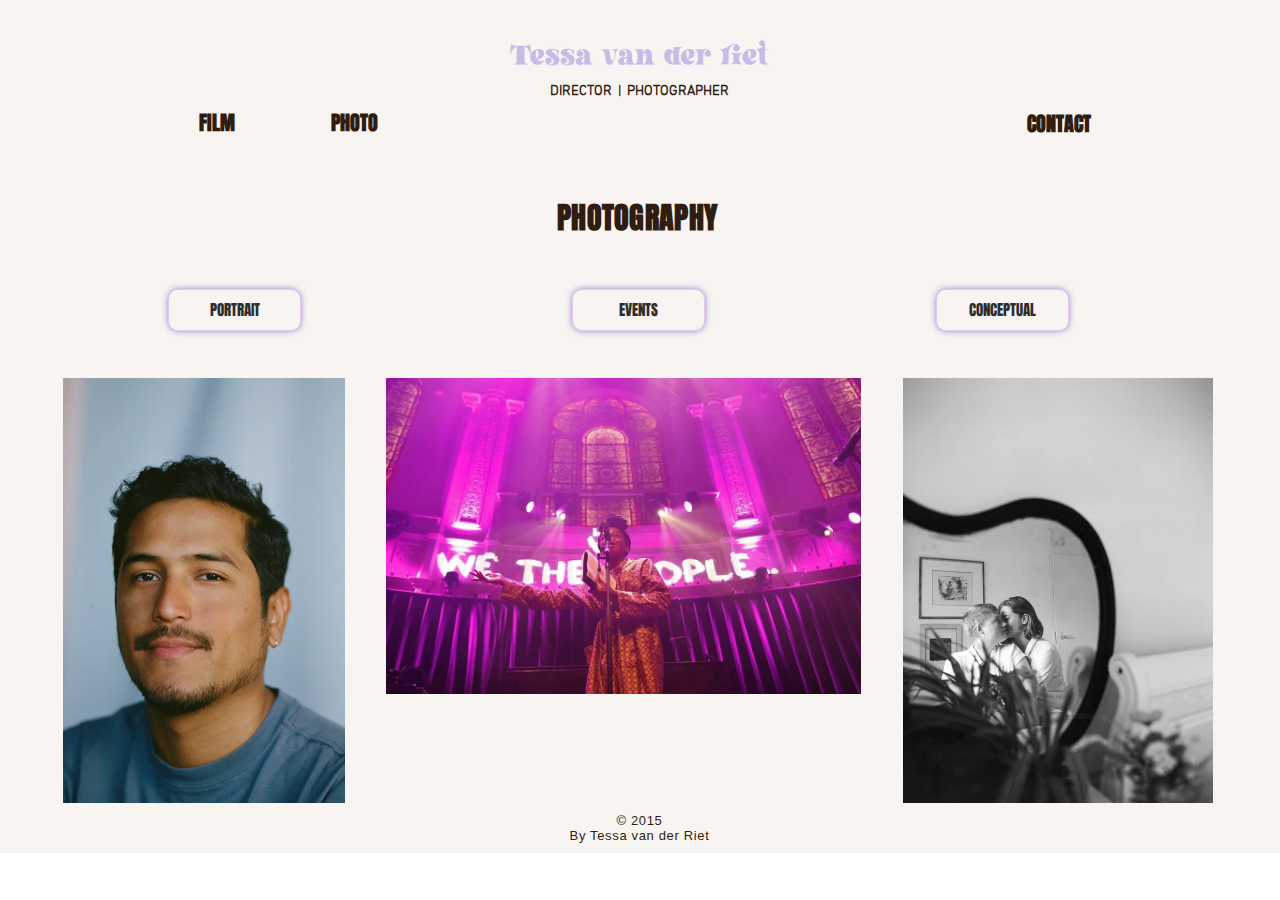
<file: people.html>
<!DOCTYPE html>
<html lang="nl">
<head>
  
  <meta charset='utf-8'>
  <meta name="viewport" content="width=device-width, initial-scale=1" id="SpixDesktopViewport" />
  <meta http-equiv="X-UA-Compatible" content="IE=edge">
  <meta name="generator" content="Spix.com Website Builder"/>    


  <!-- Initial CSS -->
  <style>
    a,
    abbr,
    acronym,
    address,
    applet,
    b,
    big,
    blockquote,
    body,
    button,
    caption,
    center,
    cite,
    code,
    dd,
    del,
    dfn,
    div,
    dl,
    dt,
    em,
    fieldset,
    font,
    footer,
    form,
    h1,
    h2,
    h3,
    h4,
    h5,
    h6,
    header,
    html,
    i,
    iframe,
    img,
    ins,
    kbd,
    label,
    legend,
    li,
    nav,
    object,
    ol,
    p,
    pre,
    q,
    s,
    samp,
    section,
    small,
    span,
    strike,
    strong,
    sub,
    sup,
    table,
    tbody,
    td,
    tfoot,
    th,
    thead,
    title,
    tr,
    tt,
    u,
    ul,
    var {
      background: transparent;
      border: 0;
      margin: 0;
      outline: 0;
      padding: 0;
      vertical-align: baseline
    }
  
    body {
      font-family: Arial, Helvetica, sans-serif;
      font-size: 10px
    }
  
    input,
    select,
    textarea {
      box-sizing: border-box;
      font-family: Helvetica, Arial, sans-serif
    }
  
    ol,
    ul {
      list-style: none
    }
  
    blockquote,
    q {
      quotes: none
    }
  
    ins {
      text-decoration: none
    }
  
    del {
      text-decoration: line-through
    }
  
    table {
      border-collapse: collapse;
      border-spacing: 0
    }
  
    a {
      cursor: pointer;
      text-decoration: none
    }
  
    body,
    html {
      height: 100%
    }
  
    body {
      overflow-x: auto;
      overflow-y: scroll
    }
  
    .testStyles {
      overflow-y: hidden
    }
  
    .reset-button {
      -webkit-appearance: none;
      background: none;
      border: 0;
      color: inherit;
      font: inherit;
      line-height: normal;
      outline: 0;
      overflow: visible;
      padding: 0;
      -webkit-user-select: none;
      -moz-user-select: none;
      -ms-user-select: none
    }
  
    :focus {
      outline: none
    }
  
    body.device-mobile-optimized {
      overflow-x: hidden;
      overflow-y: scroll
    }
  
    body.device-mobile-optimized:not(.responsive) #SITE_CONTAINER {
      margin-left: auto;
      margin-right: auto;
      overflow-x: visible;
      position: relative;
      width: 320px
    }
  
    body.device-mobile-optimized:not(.responsive):not(.blockSiteScrolling) #SITE_CONTAINER {
      margin-top: 0
    }
  
    body.device-mobile-optimized>* {
      max-width: 100% !important
    }
  
    body.device-mobile-optimized #site-root {
      overflow-x: hidden;
      overflow-y: hidden
    }
  
    @supports(overflow:clip) {
      body.device-mobile-optimized.dont-overflow-hidden-site-root #site-root {
        overflow-x: clip;
        overflow-y: clip
      }
    }
  
    body.device-mobile-non-optimized #SITE_CONTAINER #site-root {
      overflow-x: hidden;
      overflow-y: auto
    }
  
    body.device-mobile-non-optimized.fullScreenMode {
      background-color: #5f6360
    }
  
    body.device-mobile-non-optimized.fullScreenMode #MOBILE_ACTIONS_MENU,
    body.device-mobile-non-optimized.fullScreenMode #SITE_BACKGROUND,
    body.device-mobile-non-optimized.fullScreenMode #site-root,
    body.fullScreenMode #Spix_ADS {
      visibility: hidden
    }
  
    body.fullScreenMode {
      overflow-x: hidden !important;
      overflow-y: hidden !important
    }
  
    body.fullScreenMode.device-mobile-optimized #TINY_MENU {
      opacity: 0;
      pointer-events: none
    }
  
    body.fullScreenMode-scrollable.device-mobile-optimized {
      overflow-x: hidden !important;
      overflow-y: auto !important
    }
  
    body.fullScreenMode-scrollable.device-mobile-optimized #masterPage,
    body.fullScreenMode-scrollable.device-mobile-optimized #site-root {
      overflow-x: hidden !important;
      overflow-y: hidden !important
    }
  
    body.fullScreenMode-scrollable.device-mobile-optimized #SITE_BACKGROUND,
    body.fullScreenMode-scrollable.device-mobile-optimized #masterPage {
      height: auto !important
    }
  
    body.fullScreenMode-scrollable.device-mobile-optimized #masterPage.mesh-layout {
      height: 0 !important
    }
  
    body.blockSiteScrolling {
      overflow: hidden;
      position: fixed;
      width: 100%
    }
  
    body.blockSiteScrolling #SITE_CONTAINER {
      margin-top: calc(var(--blocked-site-scroll-margin-top)*-1)
    }
  
    body.blockSiteScrolling:not(.responsive) #Spix_ADS {
      margin-top: var(--blocked-site-scroll-margin-top)
    }
  
    .fullScreenOverlay {
      bottom: 0;
      display: flex;
      justify-content: center;
      left: 0;
      overflow-y: hidden;
      position: fixed;
      right: 0;
      top: -60px;
      z-index: 1005
    }
  
    .fullScreenOverlay>.fullScreenOverlayContent {
      bottom: 0;
      left: 0;
      margin: 0 auto;
      overflow: hidden;
      position: absolute;
      right: 0;
      top: 60px;
      transform: translateZ(0)
    }
  
    [data-mesh-id$=centeredContent],
    [data-mesh-id$=form],
    [data-mesh-id$=inlineContent] {
      pointer-events: none;
      position: relative
    }
  
    [data-mesh-id$=-gridWrapper],
    [data-mesh-id$=-rotated-wrapper] {
      pointer-events: none
    }
  
    [data-mesh-id$=-gridContainer]>*,
    [data-mesh-id$=-rotated-wrapper]>*,
    [data-mesh-id$=inlineContent]>:not([data-mesh-id$=-gridContainer]) {
      pointer-events: auto
    }
  
    .device-mobile-optimized #masterPage.mesh-layout #SOSP_CONTAINER_CUSTOM_ID {
      grid-area: 2/1/3/2;
      -ms-grid-row: 2;
      position: relative
    }
  
    #masterPage.mesh-layout {
      -ms-grid-rows: max-content max-content min-content max-content;
      -ms-grid-columns: 100%;
      align-items: start;
      display: -ms-grid;
      display: grid;
      grid-template-columns: 100%;
      grid-template-rows: max-content max-content min-content max-content;
      justify-content: stretch
    }
  
    #masterPage.mesh-layout #PAGES_CONTAINER,
    #masterPage.mesh-layout #SITE_FOOTER-placeholder,
    #masterPage.mesh-layout #SITE_FOOTER_WRAPPER,
    #masterPage.mesh-layout #SITE_HEADER-placeholder,
    #masterPage.mesh-layout #SITE_HEADER_WRAPPER,
    #masterPage.mesh-layout #SOSP_CONTAINER_CUSTOM_ID[data-state~=mobileView],
    #masterPage.mesh-layout #soapAfterPagesContainer,
    #masterPage.mesh-layout #soapBeforePagesContainer {
      -ms-grid-row-align: start;
      -ms-grid-column-align: start;
      -ms-grid-column: 1
    }
  
    #masterPage.mesh-layout #SITE_HEADER-placeholder,
    #masterPage.mesh-layout #SITE_HEADER_WRAPPER {
      grid-area: 1/1/2/2;
      -ms-grid-row: 1
    }
  
    #masterPage.mesh-layout #PAGES_CONTAINER,
    #masterPage.mesh-layout #soapAfterPagesContainer,
    #masterPage.mesh-layout #soapBeforePagesContainer {
      grid-area: 3/1/4/2;
      -ms-grid-row: 3
    }
  
    #masterPage.mesh-layout #soapAfterPagesContainer,
    #masterPage.mesh-layout #soapBeforePagesContainer {
      width: 100%
    }
  
    #masterPage.mesh-layout #PAGES_CONTAINER {
      align-self: stretch
    }
  
    #masterPage.mesh-layout main#PAGES_CONTAINER {
      display: block
    }
  
    #masterPage.mesh-layout #SITE_FOOTER-placeholder,
    #masterPage.mesh-layout #SITE_FOOTER_WRAPPER {
      grid-area: 4/1/5/2;
      -ms-grid-row: 4
    }
  
    #masterPage.mesh-layout #SITE_PAGES,
    #masterPage.mesh-layout [data-mesh-id=PAGES_CONTAINERcenteredContent],
    #masterPage.mesh-layout [data-mesh-id=PAGES_CONTAINERinlineContent] {
      height: 100%
    }
  
    #masterPage.mesh-layout.desktop>* {
      width: 100%
    }
  
    #masterPage.mesh-layout #PAGES_CONTAINER,
    #masterPage.mesh-layout #SITE_FOOTER,
    #masterPage.mesh-layout #SITE_FOOTER_WRAPPER,
    #masterPage.mesh-layout #SITE_HEADER,
    #masterPage.mesh-layout #SITE_HEADER_WRAPPER,
    #masterPage.mesh-layout #SITE_PAGES,
    #masterPage.mesh-layout #masterPageinlineContent,
    #site-root {
      position: relative
    }
  
    #site-root {
      margin: 0 auto;
      min-height: 100%;
      top: var(--Spix-ads-top-height)
    }
  
    #site-root img:not([src]) {
      visibility: hidden
    }
  
    #site-root svg img:not([src]) {
      visibility: visible
    }
  
    body:not(.responsive) #site-root {
      min-width: var(--site-width);
      width: 100%
    }
  
    #SITE_CONTAINER {
      position: relative
    }
  
    .auto-generated-link {
      color: inherit
    }
  
    body:not([data-js-loaded]) [data-hide-prejs] {
      visibility: hidden
    }
  
    #SCROLL_TO_BOTTOM,
    #SCROLL_TO_TOP {
      height: 0
    }
  
    .has-click-trigger {
      cursor: pointer
    }
  
    [data-z-counter] {
      z-index: 0
    }
  
    [data-z-counter="0"] {
      z-index: auto
    }
  
    .SpixSiteProperties {
      -webkit-font-smoothing: antialiased;
      -moz-osx-font-smoothing: grayscale
    }
  </style>

  
<!-- render-head end -->
<!--render body head beginning-->

<style>
  .YzqVVZ {
    overflow: visible;
    position: relative
  }

  .mwF7X1 {
    -webkit-backface-visibility: hidden;
    backface-visibility: hidden
  }

  .YGilLk {
    cursor: pointer
  }

  .HlRz5e {
    display: block;
    height: 100%;
    width: 100%
  }

  .HlRz5e img {
    max-width: var(--Spix-img-max-width, 100%)
  }

  .HlRz5e[data-animate-blur] img {
    filter: blur(9px);
    transition: filter .8s ease-in
  }

  .HlRz5e[data-animate-blur] img[data-load-done] {
    filter: none
  }

  .I5zqsT {
    display: block
  }

  .I5zqsT,
  .MW5IWV {
    height: 100%;
    width: 100%
  }

  .MW5IWV {
    left: 0;
    -webkit-mask-image: var(--mask-image, none);
    mask-image: var(--mask-image, none);
    -webkit-mask-position: var(--mask-position, 0);
    mask-position: var(--mask-position, 0);
    -webkit-mask-repeat: var(--mask-repeat, no-repeat);
    mask-repeat: var(--mask-repeat, no-repeat);
    -webkit-mask-size: var(--mask-size, 100%);
    mask-size: var(--mask-size, 100%);
    overflow: hidden;
    pointer-events: var(--fill-layer-background-media-pointer-events);
    position: absolute;
    top: 0
  }

  .MW5IWV.N3eg0s {
    clip: rect(0, auto, auto, 0)
  }

  .MW5IWV .Kv1aVt {
    height: 100%;
    position: absolute;
    top: 0;
    width: 100%
  }

  .MW5IWV .dLPlxY {
    height: var(--fill-layer-image-height, 100%);
    opacity: var(--fill-layer-image-opacity)
  }

  .MW5IWV .dLPlxY img {
    height: 100%;
    width: 100%
  }

  @supports(-webkit-hyphens:none) {
    .MW5IWV.N3eg0s {
      clip: auto;
      -webkit-clip-path: inset(0)
    }
  }

  .VgO9Yg {
    height: 100%
  }

  .LWbAav {
    background-color: var(--bg-overlay-color);
    background-image: var(--bg-gradient)
  }

  .K_YxMd,
  .yK6aSC {
    opacity: var(--fill-layer-video-opacity)
  }

  .NGjcJN {
    bottom: var(--media-padding-bottom);
    height: var(--media-padding-height);
    position: absolute;
    top: var(--media-padding-top);
    width: 100%
  }

  .mNGsUM {
    transform: scale(var(--scale, 1));
    transition: var(--transform-duration, transform 0s)
  }

  .K_YxMd {
    height: 100%;
    position: relative;
    width: 100%
  }

  .bX9O_S {
    -webkit-clip-path: var(--fill-layer-clip);
    clip-path: var(--fill-layer-clip)
  }

  .Z_wCwr,
  .bX9O_S {
    position: absolute;
    top: 0
  }

  .Jxk_UL img,
  .Z_wCwr,
  .bX9O_S {
    height: 100%;
    width: 100%
  }

  .K8MSra {
    opacity: 0
  }

  .K8MSra,
  .YTb3b4 {
    position: absolute;
    top: 0
  }

  .YTb3b4 {
    height: 0;
    left: 0;
    overflow: hidden;
    width: 0
  }

  .SUz0WK {
    left: 0;
    pointer-events: var(--fill-layer-background-media-pointer-events);
    position: var(--fill-layer-background-media-position)
  }

  .FNxOn5,
  .SUz0WK,
  .m4khSP {
    height: 100%;
    top: 0;
    width: 100%
  }

  .FNxOn5 {
    position: absolute
  }

  .m4khSP {
    background-color: var(--fill-layer-background-overlay-color);
    opacity: var(--fill-layer-background-overlay-blend-opacity-fallback, 1);
    position: var(--fill-layer-background-overlay-position);
    transform: var(--fill-layer-background-overlay-transform)
  }

  @supports(mix-blend-mode:overlay) {
    .m4khSP {
      mix-blend-mode: var(--fill-layer-background-overlay-blend-mode);
      opacity: var(--fill-layer-background-overlay-blend-opacity, 1)
    }
  }

  ._C0cVf {
    bottom: 0;
    left: 0;
    position: absolute;
    right: 0;
    top: 0;
    width: 100%
  }

  .hFwGTD {
    transform: translateY(-100%);
    transition: .2s ease-in
  }

  .IQgXoP {
    transition: .2s
  }

  .Nr3Nid {
    opacity: 0;
    transition: .2s ease-in
  }

  .Nr3Nid.l4oO6c {
    z-index: -1 !important
  }

  .iQuoC4 {
    opacity: 1;
    transition: .2s
  }

  .CJF7A2 {
    height: auto
  }

  .CJF7A2,
  .U4Bvut {
    position: relative;
    width: 100%
  }

  :host(:not(.device-mobile-optimized)) .G5K6X8,
  body:not(.device-mobile-optimized) .G5K6X8 {
    margin-left: calc((100% - var(--site-width))/2);
    width: var(--site-width)
  }

  .xU8fqS[data-focuscycled=active] {
    outline: 1px solid transparent
  }

  .xU8fqS[data-focuscycled=active]:not(:focus-within) {
    outline: 2px solid transparent;
    transition: outline .01s ease
  }

  .xU8fqS ._4XcTfy {
    background-color: var(--screenwidth-corvid-background-color, rgba(var(--bg, var(--color_11)), var(--alpha-bg, 1)));
    border-bottom: var(--brwb, 0) solid var(--screenwidth-corvid-border-color, rgba(var(--brd, var(--color_15)), var(--alpha-brd, 1)));
    border-top: var(--brwt, 0) solid var(--screenwidth-corvid-border-color, rgba(var(--brd, var(--color_15)), var(--alpha-brd, 1)));
    bottom: 0;
    box-shadow: var(--shd, 0 0 5px rgba(0, 0, 0, .7));
    left: 0;
    position: absolute;
    right: 0;
    top: 0
  }

  .xU8fqS .gUbusX {
    background-color: rgba(var(--bgctr, var(--color_11)), var(--alpha-bgctr, 1));
    border-radius: var(--rd, 0);
    bottom: var(--brwb, 0);
    top: var(--brwt, 0)
  }

  .xU8fqS .G5K6X8,
  .xU8fqS .gUbusX {
    left: 0;
    position: absolute;
    right: 0
  }

  .xU8fqS .G5K6X8 {
    bottom: 0;
    top: 0
  }

  :host(.device-mobile-optimized) .xU8fqS .G5K6X8,
  body.device-mobile-optimized .xU8fqS .G5K6X8 {
    left: 10px;
    right: 10px
  }

  .SPY_vo {
    pointer-events: none
  }

  .BmZ5pC {
    height: 100%;
    min-height: calc(100vh - var(--Spix-ads-height));
    min-width: var(--site-width);
    position: var(--bg-position);
    top: var(--Spix-ads-height);
    width: 100%
  }

  .zKbzSQ {
    touch-action: manipulation
  }

  .kuTaGy {
    align-items: center;
    box-sizing: border-box;
    display: flex;
    justify-content: var(--label-align);
    min-width: 100%;
    text-align: initial;
    width: -moz-max-content;
    width: max-content
  }

  .kuTaGy:before {
    max-width: var(--margin-left, 0)
  }

  .kuTaGy:after,
  .kuTaGy:before {
    align-self: stretch;
    content: "";
    flex-grow: 1
  }

  .kuTaGy:after {
    max-width: var(--margin-right, 0)
  }

  .R6ex7N {
    height: 100%
  }

  .R6ex7N .kuTaGy {
    border-radius: var(--corvid-border-radius, var(--rd, 0));
    bottom: 0;
    box-shadow: var(--shd, 0 1px 4px rgba(0, 0, 0, .6));
    left: 0;
    position: absolute;
    right: 0;
    top: 0;
    transition: var(--trans1, border-color .4s ease 0s, background-color .4s ease 0s)
  }

  .R6ex7N .kuTaGy:link,
  .R6ex7N .kuTaGy:visited {
    border-color: transparent
  }

  .R6ex7N .M3I7Z2 {
    color: var(--corvid-color, rgb(var(--txt, var(--color_15))));
    font: var(--fnt, var(--font_5));
    margin: 0;
    position: relative;
    transition: var(--trans2, color .4s ease 0s);
    white-space: nowrap
  }

  .R6ex7N[aria-disabled=false] .kuTaGy {
    background-color: var(--corvid-background-color, rgba(var(--bg, var(--color_17)), var(--alpha-bg, 1)));
    border: solid var(--corvid-border-color, rgba(var(--brd, var(--color_15)), var(--alpha-brd, 1))) var(--corvid-border-width, var(--brw, 0));
    cursor: pointer !important
  }

  :host(.device-mobile-optimized) .R6ex7N[aria-disabled=false]:active .kuTaGy,
  body.device-mobile-optimized .R6ex7N[aria-disabled=false]:active .kuTaGy {
    background-color: rgba(var(--bgh, var(--color_18)), var(--alpha-bgh, 1));
    border-color: rgba(var(--brdh, var(--color_15)), var(--alpha-brdh, 1))
  }

  :host(.device-mobile-optimized) .R6ex7N[aria-disabled=false]:active .M3I7Z2,
  body.device-mobile-optimized .R6ex7N[aria-disabled=false]:active .M3I7Z2 {
    color: rgb(var(--txth, var(--color_15)))
  }

  :host(:not(.device-mobile-optimized)) .R6ex7N[aria-disabled=false]:hover .kuTaGy,
  body:not(.device-mobile-optimized) .R6ex7N[aria-disabled=false]:hover .kuTaGy {
    background-color: rgba(var(--bgh, var(--color_18)), var(--alpha-bgh, 1));
    border-color: rgba(var(--brdh, var(--color_15)), var(--alpha-brdh, 1))
  }

  :host(:not(.device-mobile-optimized)) .R6ex7N[aria-disabled=false]:hover .M3I7Z2,
  body:not(.device-mobile-optimized) .R6ex7N[aria-disabled=false]:hover .M3I7Z2 {
    color: rgb(var(--txth, var(--color_15)))
  }

  .R6ex7N[aria-disabled=true] .kuTaGy {
    background-color: rgba(var(--bgd, 204, 204, 204), var(--alpha-bgd, 1));
    border-color: rgba(var(--brdd, 204, 204, 204), var(--alpha-brdd, 1));
    border-style: solid;
    border-width: var(--corvid-border-width, var(--brw, 0))
  }

  .R6ex7N[aria-disabled=true] .M3I7Z2 {
    color: rgb(var(--txtd, 255, 255, 255))
  }

  .U2uNPe {
    align-items: center;
    box-sizing: border-box;
    display: flex;
    justify-content: var(--label-align);
    min-width: 100%;
    text-align: initial;
    width: -moz-max-content;
    width: max-content
  }

  .U2uNPe:before {
    max-width: var(--margin-left, 0)
  }

  .U2uNPe:after,
  .U2uNPe:before {
    align-self: stretch;
    content: "";
    flex-grow: 1
  }

  .U2uNPe:after {
    max-width: var(--margin-right, 0)
  }

  .S3GIZZ[aria-disabled=false] .U2uNPe {
    cursor: pointer
  }

  :host(.device-mobile-optimized) .S3GIZZ[aria-disabled=false]:active .CQ3ICl,
  body.device-mobile-optimized .S3GIZZ[aria-disabled=false]:active .CQ3ICl {
    color: rgb(var(--txth, var(--color_15)));
    transition: var(--trans, color .4s ease 0s)
  }

  :host(:not(.device-mobile-optimized)) .S3GIZZ[aria-disabled=false]:hover .CQ3ICl,
  body:not(.device-mobile-optimized) .S3GIZZ[aria-disabled=false]:hover .CQ3ICl {
    color: rgb(var(--txth, var(--color_15)));
    transition: var(--trans, color .4s ease 0s)
  }

  .S3GIZZ .U2uNPe {
    bottom: 0;
    left: 0;
    position: absolute;
    right: 0;
    top: 0
  }

  .S3GIZZ .CQ3ICl {
    color: var(--corvid-color, rgb(var(--txt, var(--color_15))));
    font: var(--fnt, var(--font_5));
    transition: var(--trans, color .4s ease 0s);
    white-space: nowrap
  }

  .S3GIZZ[aria-disabled=true] .CQ3ICl {
    color: rgb(var(--txtd, 255, 255, 255))
  }

  :host(:not(.device-mobile-optimized)) .Lw0u6i,
  body:not(.device-mobile-optimized) .Lw0u6i {
    --display: flex;
    display: var(--display)
  }

  :host(:not(.device-mobile-optimized)) .So7Ias,
  body:not(.device-mobile-optimized) .So7Ias {
    display: flex;
    margin: 0 auto;
    position: relative;
    width: calc(100% - var(--padding)*2)
  }

  :host(:not(.device-mobile-optimized)) .So7Ias>*,
  body:not(.device-mobile-optimized) .So7Ias>* {
    flex: var(--column-flex) 1 0%;
    left: 0;
    margin-bottom: var(--padding);
    margin-left: var(--margin);
    margin-top: var(--padding);
    min-width: 0;
    position: relative;
    top: 0
  }

  :host(:not(.device-mobile-optimized)) .So7Ias>:first-child,
  body:not(.device-mobile-optimized) .So7Ias>:first-child {
    margin-left: 0
  }

  :host(.device-mobile-optimized) .So7Ias,
  body.device-mobile-optimized .So7Ias {
    display: block;
    padding: var(--padding) 0;
    position: relative
  }

  :host(.device-mobile-optimized) .So7Ias>*,
  body.device-mobile-optimized .So7Ias>* {
    margin-bottom: var(--margin);
    position: relative
  }

  :host(.device-mobile-optimized) .So7Ias>:first-child,
  body.device-mobile-optimized .So7Ias>:first-child {
    margin-top: var(--firstChildMarginTop, 0)
  }

  :host(.device-mobile-optimized) .So7Ias>:last-child,
  body.device-mobile-optimized .So7Ias>:last-child {
    margin-bottom: var(--lastChildMarginBottom, var(--margin))
  }

  .qby0Dy {
    -webkit-backface-visibility: hidden;
    backface-visibility: hidden
  }

  .dkukWC {
    --divider-pin-height__: min(1, calc(var(--divider-layers-pin-factor__) + 1));
    --divider-pin-layer-height__: var(--divider-layers-pin-factor__);
    --divider-pin-border__: min(1, calc(var(--divider-layers-pin-factor__) / -1 + 1));
    height: calc(var(--divider-height__) + var(--divider-pin-height__)*var(--divider-layers-size__)*var(--divider-layers-y__))
  }

  .dkukWC,
  .dkukWC .FRCqDF {
    left: 0;
    position: absolute;
    width: 100%
  }

  .dkukWC .FRCqDF {
    --divider-layer-i__: var(--divider-layer-i, 0);
    background-position: left calc(50% + var(--divider-offset-x__) + var(--divider-layers-x__)*var(--divider-layer-i__)) bottom;
    background-repeat: repeat-x;
    border-bottom-style: solid;
    border-bottom-width: calc(var(--divider-pin-border__)*var(--divider-layer-i__)*var(--divider-layers-y__));
    height: calc(var(--divider-height__) + var(--divider-pin-layer-height__)*var(--divider-layer-i__)*var(--divider-layers-y__));
    opacity: calc(1 - var(--divider-layer-i__)/(var(--divider-layer-i__) + 1))
  }

  .xnZvZH {
    --divider-height__: var(--divider-top-height, auto);
    --divider-offset-x__: var(--divider-top-offset-x, 0px);
    --divider-layers-size__: var(--divider-top-layers-size, 0);
    --divider-layers-y__: var(--divider-top-layers-y, 0px);
    --divider-layers-x__: var(--divider-top-layers-x, 0px);
    --divider-layers-pin-factor__: var(--divider-top-layers-pin-factor, 0);
    border-top: var(--divider-top-padding, 0) solid var(--divider-top-color, currentColor);
    opacity: var(--divider-top-opacity, 1);
    top: 0;
    transform: var(--divider-top-flip, scaleY(-1))
  }

  .xnZvZH .FRCqDF {
    background-image: var(--divider-top-image, none);
    background-size: var(--divider-top-size, contain);
    border-color: var(--divider-top-color, currentColor);
    bottom: 0;
    filter: var(--divider-top-filter, none)
  }

  .MBOSCN {
    --divider-height__: var(--divider-bottom-height, auto);
    --divider-offset-x__: var(--divider-bottom-offset-x, 0px);
    --divider-layers-size__: var(--divider-bottom-layers-size, 0);
    --divider-layers-y__: var(--divider-bottom-layers-y, 0px);
    --divider-layers-x__: var(--divider-bottom-layers-x, 0px);
    --divider-layers-pin-factor__: var(--divider-bottom-layers-pin-factor, 0);
    border-bottom: var(--divider-bottom-padding, 0) solid var(--divider-bottom-color, currentColor);
    bottom: 0;
    opacity: var(--divider-bottom-opacity, 1);
    transform: var(--divider-bottom-flip, none)
  }

  .MBOSCN .FRCqDF {
    background-image: var(--divider-bottom-image, none);
    background-size: var(--divider-bottom-size, contain);
    border-color: var(--divider-bottom-color, currentColor);
    bottom: 0;
    filter: var(--divider-bottom-filter, none)
  }

  .nTOEE9 {
    height: 100%;
    overflow: hidden;
    width: 100%
  }

  .nTOEE9.sqUyGm:hover {
    cursor: url([data-uri]), auto
  }

  .nTOEE9.C_JY0G:hover {
    cursor: url([data-uri]), auto
  }

  .rYiAuL {
    cursor: pointer
  }

  .gSXewE {
    height: 0;
    left: 0;
    overflow: hidden;
    position: absolute;
    top: 0;
    width: 0
  }

  .j7pOnl {
    box-sizing: border-box;
    height: 100%;
    width: 100%
  }

  .BI8PVQ {
    min-height: var(--image-min-height);
    min-width: var(--image-min-width)
  }

  .BI8PVQ img {
    filter: var(--filter-effect-svg-url);
    -webkit-mask-image: var(--mask-image, none);
    mask-image: var(--mask-image, none);
    -webkit-mask-position: var(--mask-position, 0);
    mask-position: var(--mask-position, 0);
    -webkit-mask-repeat: var(--mask-repeat, no-repeat);
    mask-repeat: var(--mask-repeat, no-repeat);
    -webkit-mask-size: var(--mask-size, 100% 100%);
    mask-size: var(--mask-size, 100% 100%);
    -o-object-position: var(--object-position);
    object-position: var(--object-position)
  }

  .MazNVa {
    left: var(--left, auto);
    position: var(--position-fixed, static);
    top: var(--top, auto);
    z-index: var(--z-index, auto)
  }

  .MazNVa .BI8PVQ img {
    box-shadow: 0 0 0 #000;
    position: static;
    -webkit-user-select: none;
    -moz-user-select: none;
    -ms-user-select: none;
    user-select: none
  }

  .MazNVa .j7pOnl {
    display: block;
    overflow: hidden
  }

  .MazNVa .BI8PVQ {
    overflow: hidden
  }

  .c7cMWz {
    bottom: 0;
    left: 0;
    position: absolute;
    right: 0;
    top: 0
  }

  .FVGvCX {
    height: auto;
    position: relative;
    width: 100%
  }

  body:not(.responsive) .zK7MhX {
    align-self: start;
    grid-area: 1/1/1/1;
    height: 100%;
    justify-self: stretch;
    left: 0;
    position: relative
  }

  :host(:not(.device-mobile-optimized)) .c7cMWz,
  body:not(.device-mobile-optimized) .c7cMWz {
    margin-left: calc((100% - var(--site-width))/2);
    width: var(--site-width)
  }

  .fEm0Bo .c7cMWz {
    background-color: rgba(var(--bg, var(--color_11)), var(--alpha-bg, 1));
    overflow: hidden
  }

  :host(.device-mobile-optimized) .c7cMWz,
  body.device-mobile-optimized .c7cMWz {
    left: 10px;
    right: 10px
  }

  .PFkO7r {
    bottom: 0;
    left: 0;
    position: absolute;
    right: 0;
    top: 0
  }

  .HT5ybB {
    height: auto;
    position: relative;
    width: 100%
  }

  body:not(.responsive) .dBAkHi {
    align-self: start;
    grid-area: 1/1/1/1;
    height: 100%;
    justify-self: stretch;
    left: 0;
    position: relative
  }

  :host(:not(.device-mobile-optimized)) .PFkO7r,
  body:not(.device-mobile-optimized) .PFkO7r {
    margin-left: calc((100% - var(--site-width))/2);
    width: var(--site-width)
  }

  :host(.device-mobile-optimized) .PFkO7r,
  body.device-mobile-optimized .PFkO7r {
    left: 10px;
    right: 10px
  }
</style>
<style id="buttons">
  .StylableButton2545352419__root {
    -archetype: box;
    border: none;
    box-sizing: border-box;
    cursor: pointer;
    display: block;
    height: 100%;
    min-height: 10px;
    min-width: 10px;
    padding: 0;
    touch-action: manipulation;
    width: 100%
  }

  .StylableButton2545352419__root[disabled] {
    pointer-events: none
  }

  .StylableButton2545352419__root.StylableButton2545352419--hasBackgroundColor {
    background-color: var(--corvid-background-color) !important
  }

  .StylableButton2545352419__root.StylableButton2545352419--hasBorderColor {
    border-color: var(--corvid-border-color) !important
  }

  .StylableButton2545352419__root.StylableButton2545352419--hasBorderRadius {
    border-radius: var(--corvid-border-radius) !important
  }

  .StylableButton2545352419__root.StylableButton2545352419--hasBorderWidth {
    border-width: var(--corvid-border-width) !important
  }

  .StylableButton2545352419__root.StylableButton2545352419--hasColor,
  .StylableButton2545352419__root.StylableButton2545352419--hasColor .StylableButton2545352419__label {
    color: var(--corvid-color) !important
  }

  .StylableButton2545352419__link {
    -archetype: box;
    box-sizing: border-box;
    color: #000;
    text-decoration: none
  }

  .StylableButton2545352419__container {
    align-items: center;
    display: flex;
    flex-basis: auto;
    flex-direction: row;
    flex-grow: 1;
    height: 100%;
    justify-content: center;
    overflow: hidden;
    transition: all .2s ease, visibility 0s;
    width: 100%
  }

  .StylableButton2545352419__label {
    -archetype: text;
    -controller-part-type: LayoutChildDisplayDropdown, LayoutFlexChildSpacing(first);
    max-width: 100%;
    min-width: 1.8em;
    overflow: hidden;
    text-align: center;
    text-overflow: ellipsis;
    transition: inherit;
    white-space: nowrap
  }

  .StylableButton2545352419__root.StylableButton2545352419--isMaxContent .StylableButton2545352419__label {
    text-overflow: unset
  }

  .StylableButton2545352419__root.StylableButton2545352419--isWrapText .StylableButton2545352419__label {
    min-width: 10px;
    overflow-wrap: break-word;
    white-space: break-spaces;
    word-break: break-word
  }

  .StylableButton2545352419__icon {
    -archetype: icon;
    -controller-part-type: LayoutChildDisplayDropdown, LayoutFlexChildSpacing(last);
    flex-shrink: 0;
    height: 50px;
    min-width: 1px;
    transition: inherit
  }

  .StylableButton2545352419__icon.StylableButton2545352419--override {
    display: block !important
  }

  .StylableButton2545352419__icon svg,
  .StylableButton2545352419__icon>div {
    display: flex;
    height: inherit;
    width: inherit
  }

  .Vd6aQZ {
    overflow: hidden;
    padding: 0;
    pointer-events: none;
    white-space: nowrap
  }

  .mHZSwn {
    display: none
  }

  .nDEeB0 {
    cursor: pointer
  }

  .lvxhkV {
    bottom: 0;
    left: 0;
    position: absolute;
    right: 0;
    top: 0;
    width: 100%
  }

  .QJjwEo {
    transform: translateY(-100%);
    transition: .2s ease-in
  }

  .kdBXfh {
    transition: .2s
  }

  .MP52zt {
    opacity: 0;
    transition: .2s ease-in
  }

  .MP52zt.Bhu9m5 {
    z-index: -1 !important
  }

  .LVP8Wf {
    opacity: 1;
    transition: .2s
  }

  .VrZrC0 {
    height: auto
  }

  .VrZrC0,
  .cKxVkc {
    position: relative;
    width: 100%
  }

  :host(:not(.device-mobile-optimized)) .vlM3HR,
  body:not(.device-mobile-optimized) .vlM3HR {
    margin-left: calc((100% - var(--site-width))/2);
    width: var(--site-width)
  }

  .AT7o0U[data-focuscycled=active] {
    outline: 1px solid transparent
  }

  .AT7o0U[data-focuscycled=active]:not(:focus-within) {
    outline: 2px solid transparent;
    transition: outline .01s ease
  }

  .AT7o0U .vlM3HR {
    bottom: 0;
    left: 0;
    position: absolute;
    right: 0;
    top: 0
  }

  .HlRz5e {
    display: block;
    height: 100%;
    width: 100%
  }

  .HlRz5e img {
    max-width: var(--Spix-img-max-width, 100%)
  }

  .HlRz5e[data-animate-blur] img {
    filter: blur(9px);
    transition: filter .8s ease-in
  }

  .HlRz5e[data-animate-blur] img[data-load-done] {
    filter: none
  }

  .I5zqsT {
    display: block;
    height: 100%;
    width: 100%
  }

  .WzbAF8 .mpGTIt .O6KwRn {
    display: var(--item-display);
    height: var(--item-size);
    margin: var(--item-margin);
    width: var(--item-size)
  }

  .WzbAF8 .mpGTIt .O6KwRn:last-child {
    margin: 0
  }

  .WzbAF8 .mpGTIt .O6KwRn .oRtuWN {
    display: block
  }

  .WzbAF8 .mpGTIt .O6KwRn .oRtuWN .YaS0jR {
    height: var(--item-size);
    width: var(--item-size)
  }

  .WzbAF8 .mpGTIt {
    height: 100%;
    position: absolute;
    white-space: nowrap;
    width: 100%
  }

  :host(.device-mobile-optimized) .WzbAF8 .mpGTIt,
  body.device-mobile-optimized .WzbAF8 .mpGTIt {
    white-space: normal
  }

  .sNF2R0 {
    opacity: 0
  }

  .hLoBV3 {
    transition: opacity var(--transition-duration) cubic-bezier(.37, 0, .63, 1)
  }

  .Rdf41z,
  .hLoBV3 {
    opacity: 1
  }

  .ftlZWo {
    transition: opacity var(--transition-duration) cubic-bezier(.37, 0, .63, 1)
  }

  .ATGlOr,
  .ftlZWo {
    opacity: 0
  }

  .KQSXD0 {
    transition: opacity var(--transition-duration) cubic-bezier(.64, 0, .78, 0)
  }

  .KQSXD0,
  .pagQKE {
    opacity: 1
  }

  ._6zG5H {
    opacity: 0;
    transition: opacity var(--transition-duration) cubic-bezier(.22, 1, .36, 1)
  }

  .BB49uC {
    transform: translateX(100%)
  }

  .j9xE1V {
    transition: transform var(--transition-duration) cubic-bezier(.87, 0, .13, 1)
  }

  .ICs7Rs,
  .j9xE1V {
    transform: translateX(0)
  }

  .DxijZJ {
    transition: transform var(--transition-duration) cubic-bezier(.87, 0, .13, 1)
  }

  .B5kjYq,
  .DxijZJ {
    transform: translateX(-100%)
  }

  .cJijIV {
    transition: transform var(--transition-duration) cubic-bezier(.87, 0, .13, 1)
  }

  .cJijIV,
  .hOxaWM {
    transform: translateX(0)
  }

  .T9p3fN {
    transform: translateX(100%);
    transition: transform var(--transition-duration) cubic-bezier(.87, 0, .13, 1)
  }

  .qDxYJm {
    transform: translateY(100%)
  }

  .aA9V0P {
    transition: transform var(--transition-duration) cubic-bezier(.87, 0, .13, 1)
  }

  .YPXPAS,
  .aA9V0P {
    transform: translateY(0)
  }

  .Xf2zsA {
    transition: transform var(--transition-duration) cubic-bezier(.87, 0, .13, 1)
  }

  .Xf2zsA,
  .y7Kt7s {
    transform: translateY(-100%)
  }

  .EeUgMu {
    transition: transform var(--transition-duration) cubic-bezier(.87, 0, .13, 1)
  }

  .EeUgMu,
  .fdHrtm {
    transform: translateY(0)
  }

  .WIFaG4 {
    transform: translateY(100%);
    transition: transform var(--transition-duration) cubic-bezier(.87, 0, .13, 1)
  }

  body:not(.responsive) .JshATs {
    overflow-x: clip
  }

  .fcNEqv {
    display: grid;
    grid-template-columns: 1fr;
    grid-template-rows: 1fr;
    height: 100%
  }

  .fcNEqv>div {
    align-self: stretch !important;
    justify-self: stretch !important
  }

  .u9k3ts {
    bottom: 0;
    left: 0;
    position: absolute;
    right: 0;
    top: 0
  }

  .WQ4fSJ {
    cursor: pointer
  }

  .aizuI7 {
    -webkit-tap-highlight-color: rgba(0, 0, 0, 0);
    fill: var(--fill);
    fill-opacity: var(--fill-opacity);
    stroke: var(--stroke);
    stroke-opacity: var(--stroke-opacity);
    stroke-width: var(--stroke-width);
    filter: var(--drop-shadow, none);
    opacity: var(--opacity);
    transform: var(--flip)
  }

  .aizuI7,
  .aizuI7 svg {
    bottom: 0;
    left: 0;
    position: absolute;
    right: 0;
    top: 0
  }

  .aizuI7 svg {
    height: var(--svg-calculated-height, 100%);
    margin: auto;
    padding: var(--svg-calculated-padding, 0);
    width: var(--svg-calculated-width, 100%)
  }

  .TcoJIb * {
    vector-effect: non-scaling-stroke
  }

  .R8rhQA svg,
  .elfY4_ svg {
    overflow: visible !important
  }

  @supports(-webkit-hyphens:none) {
    .aizuI7.elfY4_ {
      will-change: filter
    }
  }

  ol.font_100,
  ul.font_100 {
    color: #080808;
    font-family: "Arial, Helvetica, sans-serif", serif;
    font-size: 10px;
    font-style: normal;
    font-variant: normal;
    font-weight: 400;
    letter-spacing: normal;
    line-height: normal;
    margin: 0;
    text-decoration: none
  }

  ol.font_100 li,
  ul.font_100 li {
    margin-bottom: 12px
  }

  ol.Spix-list-text-align,
  ul.Spix-list-text-align {
    list-style-position: inside
  }

  ol.Spix-list-text-align h1,
  ol.Spix-list-text-align h2,
  ol.Spix-list-text-align h3,
  ol.Spix-list-text-align h4,
  ol.Spix-list-text-align h5,
  ol.Spix-list-text-align h6,
  ol.Spix-list-text-align p,
  ul.Spix-list-text-align h1,
  ul.Spix-list-text-align h2,
  ul.Spix-list-text-align h3,
  ul.Spix-list-text-align h4,
  ul.Spix-list-text-align h5,
  ul.Spix-list-text-align h6,
  ul.Spix-list-text-align p {
    display: inline
  }

  .dZ1L9N {
    cursor: pointer
  }

  .m0paWe {
    clip: rect(0 0 0 0);
    border: 0;
    height: 1px;
    margin: -1px;
    overflow: hidden;
    padding: 0;
    position: absolute;
    width: 1px
  }

  .tz5f0K [data-attr-richtext-marker=true] table {
    border-collapse: collapse;
    margin: 15px 0;
    width: 100%
  }

  .tz5f0K [data-attr-richtext-marker=true] table td {
    padding: 12px;
    position: relative
  }

  .tz5f0K [data-attr-richtext-marker=true] table td:after {
    border-bottom: 1px solid currentColor;
    border-left: 1px solid currentColor;
    bottom: 0;
    content: "";
    left: 0;
    opacity: .2;
    position: absolute;
    right: 0;
    top: 0
  }

  .tz5f0K [data-attr-richtext-marker=true] table tr td:last-child:after {
    border-right: 1px solid currentColor
  }

  .tz5f0K [data-attr-richtext-marker=true] table tr:first-child td:after {
    border-top: 1px solid currentColor
  }

  .Mpd2QF {
    min-height: var(--min-height);
    min-width: var(--min-width)
  }

  .Mpd2QF .RpJUy_ {
    word-wrap: break-word;
    height: 100%;
    overflow-wrap: break-word;
    position: relative;
    width: 100%
  }

  .Mpd2QF .RpJUy_ ul {
    list-style: disc inside
  }

  .Mpd2QF .RpJUy_ li {
    margin-bottom: 12px
  }

  .BaOVQ8 blockquote,
  .BaOVQ8 h1,
  .BaOVQ8 h2,
  .BaOVQ8 h3,
  .BaOVQ8 h4,
  .BaOVQ8 h5,
  .BaOVQ8 h6,
  .BaOVQ8 p {
    letter-spacing: normal;
    line-height: normal
  }

  .KriRUO {
    min-height: var(--min-height);
    min-width: var(--min-width)
  }

  .KriRUO .RpJUy_ {
    word-wrap: break-word;
    height: 100%;
    overflow-wrap: break-word;
    position: relative;
    width: 100%
  }

  .KriRUO .RpJUy_ ol,
  .KriRUO .RpJUy_ ul {
    letter-spacing: normal;
    line-height: normal;
    margin-left: .5em;
    padding-left: 1.3em
  }

  .KriRUO .RpJUy_ ol[dir=rtl],
  .KriRUO .RpJUy_ ul[dir=rtl] {
    margin-right: .5em;
    padding-right: 1.3em
  }

  .KriRUO .RpJUy_ ul {
    list-style-type: disc
  }

  .KriRUO .RpJUy_ ol {
    list-style-type: decimal
  }

  .KriRUO .RpJUy_ ol[dir=rtl],
  .KriRUO .RpJUy_ ul[dir=rtl] {
    margin-right: .5em;
    padding-right: 1.3em
  }

  .KriRUO .RpJUy_ ol ul,
  .KriRUO .RpJUy_ ul ul {
    line-height: normal;
    list-style-type: circle
  }

  .KriRUO .RpJUy_ ol ol ul,
  .KriRUO .RpJUy_ ol ul ul,
  .KriRUO .RpJUy_ ul ol ul,
  .KriRUO .RpJUy_ ul ul ul {
    line-height: normal;
    list-style-type: square
  }

  .KriRUO .RpJUy_ li {
    font-style: inherit;
    font-weight: inherit;
    letter-spacing: normal;
    line-height: inherit
  }

  .KriRUO .RpJUy_ h1,
  .KriRUO .RpJUy_ h2,
  .KriRUO .RpJUy_ h3,
  .KriRUO .RpJUy_ h4,
  .KriRUO .RpJUy_ h5,
  .KriRUO .RpJUy_ h6,
  .KriRUO .RpJUy_ p {
    letter-spacing: normal;
    line-height: normal;
    margin: 0
  }

  .KriRUO .RpJUy_ a {
    color: inherit
  }

  .BaOVQ8,
  .KcpHeO {
    word-wrap: break-word;
    min-height: var(--min-height);
    min-width: var(--min-width);
    overflow-wrap: break-word;
    pointer-events: none;
    text-align: start
  }

  .BaOVQ8>*,
  .KcpHeO>* {
    pointer-events: auto
  }

  .BaOVQ8 li,
  .KcpHeO li {
    font-style: inherit;
    font-weight: inherit;
    letter-spacing: normal;
    line-height: inherit
  }

  .BaOVQ8 ol,
  .BaOVQ8 ul,
  .KcpHeO ol,
  .KcpHeO ul {
    letter-spacing: normal;
    line-height: normal;
    margin-left: .5em;
    margin-right: 0;
    padding-left: 1.3em;
    padding-right: 0
  }

  .BaOVQ8 ul,
  .KcpHeO ul {
    list-style-type: disc
  }

  .BaOVQ8 ol,
  .KcpHeO ol {
    list-style-type: decimal
  }

  .BaOVQ8 ol ul,
  .BaOVQ8 ul ul,
  .KcpHeO ol ul,
  .KcpHeO ul ul {
    list-style-type: circle
  }

  .BaOVQ8 ol ol ul,
  .BaOVQ8 ol ul ul,
  .BaOVQ8 ul ol ul,
  .BaOVQ8 ul ul ul,
  .KcpHeO ol ol ul,
  .KcpHeO ol ul ul,
  .KcpHeO ul ol ul,
  .KcpHeO ul ul ul {
    list-style-type: square
  }

  .BaOVQ8 ol[dir=rtl],
  .BaOVQ8 ol[dir=rtl] ol,
  .BaOVQ8 ol[dir=rtl] ul,
  .BaOVQ8 ul[dir=rtl],
  .BaOVQ8 ul[dir=rtl] ol,
  .BaOVQ8 ul[dir=rtl] ul,
  .KcpHeO ol[dir=rtl],
  .KcpHeO ol[dir=rtl] ol,
  .KcpHeO ol[dir=rtl] ul,
  .KcpHeO ul[dir=rtl],
  .KcpHeO ul[dir=rtl] ol,
  .KcpHeO ul[dir=rtl] ul {
    margin-left: 0;
    margin-right: .5em;
    padding-left: 0;
    padding-right: 1.3em
  }

  .BaOVQ8 blockquote,
  .BaOVQ8 h1,
  .BaOVQ8 h2,
  .BaOVQ8 h3,
  .BaOVQ8 h4,
  .BaOVQ8 h5,
  .BaOVQ8 h6,
  .BaOVQ8 p,
  .KcpHeO blockquote,
  .KcpHeO h1,
  .KcpHeO h2,
  .KcpHeO h3,
  .KcpHeO h4,
  .KcpHeO h5,
  .KcpHeO h6,
  .KcpHeO p {
    margin: 0
  }

  .BaOVQ8 a,
  .KcpHeO a {
    color: inherit
  }

  .big2ZD {
    display: grid;
    grid-template-columns: 1fr;
    grid-template-rows: 1fr;
    height: calc(100% - var(--Spix-ads-height));
    left: 0;
    margin-top: var(--Spix-ads-height);
    position: fixed;
    top: 0;
    width: 100%
  }

  .SHHiV9,
  .big2ZD {
    pointer-events: none;
    z-index: var(--pinned-layer-in-container, var(--above-all-in-container))
  }
</style>
<style>
  .aVng1S {
    border-top: var(--lnw, 2px) solid rgba(var(--brd, var(--color_15)), var(--alpha-brd, 1));
    box-sizing: border-box;
    height: 0
  }
</style>


<title>PHOTO | tessavanderriet</title>
  <link rel="canonical" href="people"/>
  <link rel="icon" type="image/x-icon" href="images/favicon.ico">
  <link rel="shortcut icon" type="image/x-icon" href="images/favicon.ico">
  <meta property="og:title" content="PHOTO | tessavanderriet"/>
  <meta property="og:url" content="https://www.tessavanderriet.com/people"/>
  <meta property="og:site_name" content="tessavanderriet"/>
  <meta property="og:type" content="website"/>
  <meta name="twitter:card" content="summary_large_image"/>
  <meta name="twitter:title" content="PHOTO | tessavanderriet"/>


  <pages-css id="pages-css"><style id="css_masterPage">#masterPage:not(.landingPage) #PAGES_CONTAINER{margin-top:0px;margin-bottom:0px;}#masterPage.landingPage #SITE_FOOTER{display:none;}#masterPage.landingPage #SITE_HEADER{display:none;}#masterPage.landingPage #SITE_HEADER-placeholder{display:none;}#masterPage.landingPage #SITE_FOOTER-placeholder{display:none;}#SITE_FOOTER{--pinned-layer-in-container:50;--above-all-in-container:49;}#PAGES_CONTAINER{--pinned-layer-in-container:51;--above-all-in-container:49;}#SITE_HEADER{z-index:49;--above-all-in-container:10000;}
    :root,:host{--color_0:255,255,255;--color_44:248,244,241;--color_22:237,221,240;--color_1:255,255,255;--color_2:0,0,0;--color_3:237,28,36;--color_4:0,136,203;--color_5:255,203,5;--color_6:114,114,114;--color_7:176,176,176;--color_8:255,255,255;--color_23:230,199,235;--color_9:114,114,114;--color_10:176,176,176;--color_11:248,244,241;--color_12:198,195,193;--color_13:149,146,145;--color_14:99,98,96;--color_15:48,29,16;--color_16:224,184,165;--color_17:194,141,116;--color_18:163,74,33;--color_24:184,159,188;--color_19:109,49,22;--color_20:54,25,11;--color_25:132,115,135;--color_26:250,216,197;--color_27:247,183,151;--color_28:247,146,94;--color_29:124,73,47;--color_30:62,37,24;--color_31:242,229,228;--color_32:242,217,216;--color_33:243,199,196;--color_34:194,159,157;--color_35:146,119,118;--color_36:248,244,241;--color_37:48,29,16;--color_38:198,195,193;--color_39:149,146,145;--color_40:99,98,96;--font_0:normal normal bold 40px/1.4em raleway,sans-serif;--color_41:163,74,33;--color_45:48,29,16;--color_46:48,29,16;--color_47:198,195,193;--color_48:163,74,33;--color_49:163,74,33;--color_50:248,244,241;--color_51:248,244,241;--color_52:163,74,33;--color_53:163,74,33;--color_54:149,146,145;--color_55:149,146,145;--color_56:248,244,241;--color_57:248,244,241;--color_58:163,74,33;--color_42:48,29,16;--color_59:248,244,241;--color_60:163,74,33;--color_61:163,74,33;--color_62:248,244,241;--color_63:248,244,241;--font_1:normal normal normal 15px/1.4em raleway,sans-serif;--font_2:normal normal bold 36px/1.4em raleway,sans-serif;--font_3:normal normal normal 60px/1.4em raleway,sans-serif;--font_4:normal normal normal 30px/1.4em raleway,sans-serif;--font_5:normal normal normal 22px/1.4em raleway,sans-serif;--font_6:normal normal normal 19px/1.4em raleway,sans-serif;--font_7:normal normal normal 15px/1.4em raleway,sans-serif;--color_64:149,146,145;--color_21:243,235,245;--font_8:normal normal normal 14px/1.4em din-next-w01-light,din-next-w02-light,din-next-w10-light,sans-serif;--font_9:normal normal normal 13px/1.4em din-next-w01-light,din-next-w02-light,din-next-w10-light,sans-serif;--font_10:normal normal normal 10px/1.4em din-next-w01-light,din-next-w02-light,din-next-w10-light,sans-serif;--spix-ads-height:0px;--spix-ads-top-height:0px;--site-width:980px;--above-all-z-index:100000;--portals-z-index:100001;-webkit-font-smoothing:antialiased;-moz-osx-font-smoothing:grayscale;--minViewportSize:320;--color_65:149,146,145;--color_43:149,146,145;--maxViewportSize:1920}.font_0{font:var(--font_0);color:rgb(var(--color_15));letter-spacing:0em}.font_1{font:var(--font_1);color:rgb(var(--color_14));letter-spacing:0em}.font_2{font:var(--font_2);color:rgb(var(--color_14));letter-spacing:0em}.font_3{font:var(--font_3);color:rgb(var(--color_15));letter-spacing:0em}.font_4{font:var(--font_4);color:rgb(var(--color_15));letter-spacing:0em}.font_5{font:var(--font_5);color:rgb(var(--color_15));letter-spacing:0em}.font_6{font:var(--font_6);color:rgb(var(--color_15));letter-spacing:0em}.font_7{font:var(--font_7);color:rgb(var(--color_15));letter-spacing:0em}.font_8{font:var(--font_8);color:rgb(var(--color_15));letter-spacing:0em}.font_9{font:var(--font_9);color:rgb(var(--color_15));letter-spacing:0em}.font_10{font:var(--font_10);color:rgb(var(--color_15));letter-spacing:0em}.color_0{color:rgb(var(--color_0))}.color_1{color:rgb(var(--color_1))}.color_2{color:rgb(var(--color_2))}.color_3{color:rgb(var(--color_3))}.color_4{color:rgb(var(--color_4))}.color_5{color:rgb(var(--color_5))}.color_6{color:rgb(var(--color_6))}.color_7{color:rgb(var(--color_7))}.color_8{color:rgb(var(--color_8))}.color_9{color:rgb(var(--color_9))}.color_10{color:rgb(var(--color_10))}.color_11{color:rgb(var(--color_11))}.color_12{color:rgb(var(--color_12))}.color_13{color:rgb(var(--color_13))}.color_14{color:rgb(var(--color_14))}.color_15{color:rgb(var(--color_15))}.color_16{color:rgb(var(--color_16))}.color_17{color:rgb(var(--color_17))}.color_18{color:rgb(var(--color_18))}.color_19{color:rgb(var(--color_19))}.color_20{color:rgb(var(--color_20))}.color_21{color:rgb(var(--color_21))}.color_22{color:rgb(var(--color_22))}.color_23{color:rgb(var(--color_23))}.color_24{color:rgb(var(--color_24))}.color_25{color:rgb(var(--color_25))}.color_26{color:rgb(var(--color_26))}.color_27{color:rgb(var(--color_27))}.color_28{color:rgb(var(--color_28))}.color_29{color:rgb(var(--color_29))}.color_30{color:rgb(var(--color_30))}.color_31{color:rgb(var(--color_31))}.color_32{color:rgb(var(--color_32))}.color_33{color:rgb(var(--color_33))}.color_34{color:rgb(var(--color_34))}.color_35{color:rgb(var(--color_35))}.color_36{color:rgb(var(--color_36))}.color_37{color:rgb(var(--color_37))}.color_38{color:rgb(var(--color_38))}.color_39{color:rgb(var(--color_39))}.color_40{color:rgb(var(--color_40))}.color_41{color:rgb(var(--color_41))}.color_42{color:rgb(var(--color_42))}.color_43{color:rgb(var(--color_43))}.color_44{color:rgb(var(--color_44))}.color_45{color:rgb(var(--color_45))}.color_46{color:rgb(var(--color_46))}.color_47{color:rgb(var(--color_47))}.color_48{color:rgb(var(--color_48))}.color_49{color:rgb(var(--color_49))}.color_50{color:rgb(var(--color_50))}.color_51{color:rgb(var(--color_51))}.color_52{color:rgb(var(--color_52))}.color_53{color:rgb(var(--color_53))}.color_54{color:rgb(var(--color_54))}.color_55{color:rgb(var(--color_55))}.color_56{color:rgb(var(--color_56))}.color_57{color:rgb(var(--color_57))}.color_58{color:rgb(var(--color_58))}.color_59{color:rgb(var(--color_59))}.color_60{color:rgb(var(--color_60))}.color_61{color:rgb(var(--color_61))}.color_62{color:rgb(var(--color_62))}.color_63{color:rgb(var(--color_63))}.color_64{color:rgb(var(--color_64))}.color_65{color:rgb(var(--color_65))}.backcolor_0{background-color:rgb(var(--color_0))}.backcolor_1{background-color:rgb(var(--color_1))}.backcolor_2{background-color:rgb(var(--color_2))}.backcolor_3{background-color:rgb(var(--color_3))}.backcolor_4{background-color:rgb(var(--color_4))}.backcolor_5{background-color:rgb(var(--color_5))}.backcolor_6{background-color:rgb(var(--color_6))}.backcolor_7{background-color:rgb(var(--color_7))}.backcolor_8{background-color:rgb(var(--color_8))}.backcolor_9{background-color:rgb(var(--color_9))}.backcolor_10{background-color:rgb(var(--color_10))}.backcolor_11{background-color:rgb(var(--color_11))}.backcolor_12{background-color:rgb(var(--color_12))}.backcolor_13{background-color:rgb(var(--color_13))}.backcolor_14{background-color:rgb(var(--color_14))}.backcolor_15{background-color:rgb(var(--color_15))}.backcolor_16{background-color:rgb(var(--color_16))}.backcolor_17{background-color:rgb(var(--color_17))}.backcolor_18{background-color:rgb(var(--color_18))}.backcolor_19{background-color:rgb(var(--color_19))}.backcolor_20{background-color:rgb(var(--color_20))}.backcolor_21{background-color:rgb(var(--color_21))}.backcolor_22{background-color:rgb(var(--color_22))}.backcolor_23{background-color:rgb(var(--color_23))}.backcolor_24{background-color:rgb(var(--color_24))}.backcolor_25{background-color:rgb(var(--color_25))}.backcolor_26{background-color:rgb(var(--color_26))}.backcolor_27{background-color:rgb(var(--color_27))}.backcolor_28{background-color:rgb(var(--color_28))}.backcolor_29{background-color:rgb(var(--color_29))}.backcolor_30{background-color:rgb(var(--color_30))}.backcolor_31{background-color:rgb(var(--color_31))}.backcolor_32{background-color:rgb(var(--color_32))}.backcolor_33{background-color:rgb(var(--color_33))}.backcolor_34{background-color:rgb(var(--color_34))}.backcolor_35{background-color:rgb(var(--color_35))}.backcolor_36{background-color:rgb(var(--color_36))}.backcolor_37{background-color:rgb(var(--color_37))}.backcolor_38{background-color:rgb(var(--color_38))}.backcolor_39{background-color:rgb(var(--color_39))}.backcolor_40{background-color:rgb(var(--color_40))}.backcolor_41{background-color:rgb(var(--color_41))}.backcolor_42{background-color:rgb(var(--color_42))}.backcolor_43{background-color:rgb(var(--color_43))}.backcolor_44{background-color:rgb(var(--color_44))}.backcolor_45{background-color:rgb(var(--color_45))}.backcolor_46{background-color:rgb(var(--color_46))}.backcolor_47{background-color:rgb(var(--color_47))}.backcolor_48{background-color:rgb(var(--color_48))}.backcolor_49{background-color:rgb(var(--color_49))}.backcolor_50{background-color:rgb(var(--color_50))}.backcolor_51{background-color:rgb(var(--color_51))}.backcolor_52{background-color:rgb(var(--color_52))}.backcolor_53{background-color:rgb(var(--color_53))}.backcolor_54{background-color:rgb(var(--color_54))}.backcolor_55{background-color:rgb(var(--color_55))}.backcolor_56{background-color:rgb(var(--color_56))}.backcolor_57{background-color:rgb(var(--color_57))}.backcolor_58{background-color:rgb(var(--color_58))}.backcolor_59{background-color:rgb(var(--color_59))}.backcolor_60{background-color:rgb(var(--color_60))}.backcolor_61{background-color:rgb(var(--color_61))}.backcolor_62{background-color:rgb(var(--color_62))}.backcolor_63{background-color:rgb(var(--color_63))}.backcolor_64{background-color:rgb(var(--color_64))}.backcolor_65{background-color:rgb(var(--color_65))}#SITE_CONTAINER.focus-ring-active :not(.has-custom-focus):not(.ignore-focus):not([tabindex="-1"]):focus, #SITE_CONTAINER.focus-ring-active :not(.has-custom-focus):not(.ignore-focus):not([tabindex="-1"]):focus ~ .spixSdkShowFocusOnSibling{box-shadow:0 0 0 1px #ffffff, 0 0 0 3px #116dff !important;z-index:1}[data-mesh-id=SITE_FOOTERinlineContent]{height:auto;width:100%;position:static;min-height:192px}[data-mesh-id=SITE_HEADERinlineContent]{height:auto;width:100%;display:flex}[data-mesh-id=SITE_HEADERinlineContent-gridContainer]{position:static;display:grid;height:auto;width:100%;min-height:auto;margin-bottom:-5px;grid-template-rows:min-content 1fr;grid-template-columns:100%}[data-mesh-id=SITE_HEADERinlineContent-gridContainer] > [id="comp-kmt2b2i2"]{position:relative;margin:26px 0px 21px calc((100% - 980px) * 0.5);left:357px;grid-area:1 / 1 / 2 / 2;justify-self:start;align-self:start}[data-mesh-id=SITE_HEADERinlineContent-gridContainer] > [id="comp-kowv06to"]{position:relative;margin:4px 0px 5px calc((100% - 980px) * 0.5);left:0px;grid-area:2 / 1 / 3 / 2;justify-self:start;align-self:start}[data-mesh-id=SITE_HEADERinlineContent-gridContainer] > [id="comp-kowuz5rz"]{position:relative;margin:0px 0px 0px calc((100% - 980px) * 0.5);left:133px;grid-area:2 / 1 / 3 / 2;justify-self:start;align-self:start}[data-mesh-id=SITE_HEADERinlineContent-gridContainer] > [id="comp-j7lqyrcu"]{position:relative;margin:5px 0px 4px calc((100% - 980px) * 0.5);left:838px;grid-area:2 / 1 / 3 / 2;justify-self:start;align-self:start}#comp-kmt2b2i2{width:264px;height:56px}#comp-kowv06to{width:133px;height:31px}#comp-kowuz5rz{width:142px;height:40px}#comp-j7lqyrcu{width:142px;height:31px}#masterPage{left:0;margin-left:0;width:100%;min-width:980px}#SITE_FOOTER{left:0;margin-left:0;width:100%;min-width:980px}#PAGES_CONTAINER{left:0;margin-left:0;width:100%;min-width:980px}#SITE_HEADER{left:0;margin-left:0;width:100%;min-width:980px}#SITE_PAGES{left:0;margin-left:0;width:100%;min-width:980px}
    @font-face {
    font-family: 'Raleway';
    font-style: italic;
    font-weight: 400;
    src: url("fonts/Ralewayitalic_KWxWMT.woff2") format('woff2');
    unicode-range: U+0460-052F, U+1C80-1C88, U+20B4, U+2DE0-2DFF, U+A640-A69F, U+FE2E-FE2F;
  font-display: block;
  }
  @font-face {
    font-family: 'Raleway';
    font-style: italic;
    font-weight: 400;
    src: url("fonts/Ralewayitalic_KWxWMT.woff2") format('woff2');
    unicode-range: U+0400-045F, U+0490-0491, U+04B0-04B1, U+2116;
  font-display: block;
  }
  @font-face {
    font-family: 'Raleway';
    font-style: italic;
    font-weight: 400;
    src: url("fonts/Ralewayitalic_KWxWMT.woff2") format('woff2');
    unicode-range: U+0102-0103, U+0110-0111, U+0128-0129, U+0168-0169, U+01A0-01A1, U+01AF-01B0, U+1EA0-1EF9, U+20AB;
  font-display: block;
  }
  @font-face {
    font-family: 'Raleway';
    font-style: italic;
    font-weight: 400;
    src: url("fonts/Ralewayitalic_KWxWMT.woff2") format('woff2');
    unicode-range: U+0100-024F, U+0259, U+1E00-1EFF, U+2020, U+20A0-20AB, U+20AD-20CF, U+2113, U+2C60-2C7F, U+A720-A7FF;
  font-display: block;
  }
  @font-face {
    font-family: 'Raleway';
    font-style: italic;
    font-weight: 400;
    src: url("fonts/Ralewayitalic2_KWxQ.woff2") format('woff2');
    unicode-range: U+0000-00FF, U+0131, U+0152-0153, U+02BB-02BC, U+02C6, U+02DA, U+02DC, U+2000-206F, U+2074, U+20AC, U+2122, U+2191, U+2193, U+2212, U+2215, U+FEFF, U+FFFD;
  font-display: block;
  }
  @font-face {
    font-family: 'Raleway';
    font-style: italic;
    font-weight: 700;
    src: url("fonts/Ralewayitalic_KWxWMT.woff2") format('woff2');
    unicode-range: U+0460-052F, U+1C80-1C88, U+20B4, U+2DE0-2DFF, U+A640-A69F, U+FE2E-FE2F;
  font-display: block;
  }
  @font-face {
    font-family: 'Raleway';
    font-style: italic;
    font-weight: 700;
    src: url("fonts/Ralewayitalic_KWxWMT.woff2") format('woff2');
    unicode-range: U+0400-045F, U+0490-0491, U+04B0-04B1, U+2116;
  font-display: block;
  }
  @font-face {
    font-family: 'Raleway';
    font-style: italic;
    font-weight: 700;
    src: url("fonts/Ralewayitalic_KWxWMT.woff2") format('woff2');
    unicode-range: U+0102-0103, U+0110-0111, U+0128-0129, U+0168-0169, U+01A0-01A1, U+01AF-01B0, U+1EA0-1EF9, U+20AB;
  font-display: block;
  }
  @font-face {
    font-family: 'Raleway';
    font-style: italic;
    font-weight: 700;
    src: url("fonts/Ralewayitalic_KWxWMT.woff2") format('woff2');
    unicode-range: U+0100-024F, U+0259, U+1E00-1EFF, U+2020, U+20A0-20AB, U+20AD-20CF, U+2113, U+2C60-2C7F, U+A720-A7FF;
  font-display: block;
  }
  @font-face {
    font-family: 'Raleway';
    font-style: italic;
    font-weight: 700;
    src: url("fonts/Ralewayitalic2_KWxQ.woff2") format('woff2');
    unicode-range: U+0000-00FF, U+0131, U+0152-0153, U+02BB-02BC, U+02C6, U+02DA, U+02DC, U+2000-206F, U+2074, U+20AC, U+2122, U+2191, U+2193, U+2212, U+2215, U+FEFF, U+FFFD;
  font-display: block;
  }
  @font-face {
    font-family: 'Raleway';
    font-style: normal;
    font-weight: 400;
    src: url("fonts/Ralewaynormal_ttDfCmxA.woff2") format('woff2');
    unicode-range: U+0460-052F, U+1C80-1C88, U+20B4, U+2DE0-2DFF, U+A640-A69F, U+FE2E-FE2F;
  font-display: block;
  }
  @font-face {
    font-family: 'Raleway';
    font-style: normal;
    font-weight: 400;
    src: url("fonts/Ralewaynormal_ttDfCmxA.woff2") format('woff2');
    unicode-range: U+0400-045F, U+0490-0491, U+04B0-04B1, U+2116;
  font-display: block;
  }
  @font-face {
    font-family: 'Raleway';
    font-style: normal;
    font-weight: 400;
    src: url("fonts/Ralewaynormal_ttDfCmxA.woff2") format('woff2');
    unicode-range: U+0102-0103, U+0110-0111, U+0128-0129, U+0168-0169, U+01A0-01A1, U+01AF-01B0, U+1EA0-1EF9, U+20AB;
  font-display: block;
  }
  @font-face {
    font-family: 'Raleway';
    font-style: normal;
    font-weight: 400;
    src: url("fonts/Ralewaynormal_ttDfCmxA.woff2") format('woff2');
    unicode-range: U+0100-024F, U+0259, U+1E00-1EFF, U+2020, U+20A0-20AB, U+20AD-20CF, U+2113, U+2C60-2C7F, U+A720-A7FF;
  font-display: block;
  }
  @font-face {
    font-family: 'Raleway';
    font-style: normal;
    font-weight: 400;
    src: url("fonts/Ralewaynormal_ttDfCmxA.woff2") format('woff2');
    unicode-range: U+0000-00FF, U+0131, U+0152-0153, U+02BB-02BC, U+02C6, U+02DA, U+02DC, U+2000-206F, U+2074, U+20AC, U+2122, U+2191, U+2193, U+2212, U+2215, U+FEFF, U+FFFD;
  font-display: block;
  }
  @font-face {
    font-family: 'Raleway';
    font-style: normal;
    font-weight: 700;
    src: url("fonts/Ralewaynormal_ttDfCmxA.woff2") format('woff2');
    unicode-range: U+0460-052F, U+1C80-1C88, U+20B4, U+2DE0-2DFF, U+A640-A69F, U+FE2E-FE2F;
  font-display: block;
  }
  @font-face {
    font-family: 'Raleway';
    font-style: normal;
    font-weight: 700;
    src: url("fonts/Ralewaynormal_ttDfCmxA.woff2") format('woff2');
    unicode-range: U+0400-045F, U+0490-0491, U+04B0-04B1, U+2116;
  font-display: block;
  }
  @font-face {
    font-family: 'Raleway';
    font-style: normal;
    font-weight: 700;
    src: url("fonts/Ralewaynormal_ttDfCmxA.woff2") format('woff2');
    unicode-range: U+0102-0103, U+0110-0111, U+0128-0129, U+0168-0169, U+01A0-01A1, U+01AF-01B0, U+1EA0-1EF9, U+20AB;
  font-display: block;
  }
  @font-face {
    font-family: 'Raleway';
    font-style: normal;
    font-weight: 700;
    src: url("fonts/Ralewaynormal_ttDfCmxA.woff2") format('woff2');
    unicode-range: U+0100-024F, U+0259, U+1E00-1EFF, U+2020, U+20A0-20AB, U+20AD-20CF, U+2113, U+2C60-2C7F, U+A720-A7FF;
  font-display: block;
  }
  @font-face {
    font-family: 'Raleway';
    font-style: normal;
    font-weight: 700;
    src: url("fonts/Ralewaynormal_ttDfCmxA.woff2") format('woff2');
    unicode-range: U+0000-00FF, U+0131, U+0152-0153, U+02BB-02BC, U+02C6, U+02DA, U+02DC, U+2000-206F, U+2074, U+20AC, U+2122, U+2191, U+2193, U+2212, U+2215, U+FEFF, U+FFFD;
  font-display: block;
  }
  @font-face {
      font-family: "DIN-Next-W01-Light";
      src: url("fonts/DINNext-W1Light.eot");
      src: url("fonts/DINNext-W1Light.eot") format("eot"),url("fonts/DINNext-W1Light.woff") format("woff");
  font-display: block;
  }
  @font-face {
      font-family: "DIN-Next-W02-Light";
      src: url("fonts/DINNext_W2Light.eot");
      src: url("fonts/DINNext_W2Light.eot") format("eot"),url("fonts/DINNext_W2Light.woff") format("woff");
  font-display: block;
  }
  @font-face {
      font-family: "DIN-Next-W10-Light";
      src: url("fonts/DINNext_W10Light.eot");
      src: url("fonts/DINNext_W10Light.eot") format("eot"),url("fonts/DINNext_W10Light.woff") format("woff");
  font-display: block;
  }
  @font-face {
  font-family: 'Anton';
  font-style: normal;
  font-weight: 400;
  src: local('Anton Regular'), local('Anton-Regular'), url("fonts/Anton_C8CSKlvPfE.woff2") format('woff2');
  unicode-range: U+0102-0103, U+0110-0111, U+1EA0-1EF9, U+20AB;
  font-display: block;
  }
  @font-face {
  font-family: 'Anton';
  font-style: normal;
  font-weight: 400;
  src: local('Anton Regular'), local('Anton-Regular'), url("fonts/Anton_C8CSKlvPfE.woff2") format('woff2');
  unicode-range: U+0100-024F, U+0259, U+1E00-1EFF, U+2020, U+20A0-20AB, U+20AD-20CF, U+2113, U+2C60-2C7F, U+A720-A7FF;
  font-display: block;
  }
  @font-face {
  font-family: 'Anton';
  font-style: normal;
  font-weight: 400;
  src: local('Anton Regular'), local('Anton-Regular'), url("fonts/Anton2_C8CSKlv.woff2") format('woff2');
  unicode-range: U+0000-00FF, U+0131, U+0152-0153, U+02BB-02BC, U+02C6, U+02DA, U+02DC, U+2000-206F, U+2074, U+20AC, U+2122, U+2191, U+2193, U+2212, U+2215, U+FEFF, U+FFFD;
  font-display: block;
  }
    
  #comp-kmt2b2i2 { --contentPaddingLeft:0px;--contentPaddingRight:0px;--contentPaddingTop:0px;--contentPaddingBottom:0px;--height:56px;--width:264px;--mask-image:url("data:image/svg+xml,%3Csvg preserveAspectRatio='none' data-bbox='20 20 160 160' viewBox='20 20 160 160' height='200' width='200' xmlns='http://www.w3.org/2000/svg' data-type='shape'%3E%3Cg%3E%3Cpath d='M180 20v160H20V20h160z'/%3E%3C/g%3E%3C/svg%3E%0A");--mask-position:0% 0%;--mask-size:100% 100%;--mask-repeat:no-repeat }#comp-kowv06to { --txth:var(--color_6);--trans:color 0.4s ease 0s;--fnt:normal normal 700 20px/1.4em anton,sans-serif;--txt:var(--color_15);--txtd:255,255,255;--alpha-txtd:1;--alpha-txt:1;--alpha-txth:1;--label-align:center;--label-text-align:center }#comp-kowuz5rz { --txth:var(--color_6);--trans:color 0.4s ease 0s;--fnt:normal normal 700 20px/1.4em anton,sans-serif;--txt:var(--color_15);--txtd:255,255,255;--alpha-txtd:1;--alpha-txth:1;--alpha-txt:1;--label-align:center;--label-text-align:center }#comp-j7lqyrcu { --txth:var(--color_6);--trans:color 0.4s ease 0s;--fnt:normal normal 700 20px/1.4em anton,sans-serif;--txt:var(--color_15);--txtd:255,255,255;--alpha-txtd:1;--alpha-txt:1;--alpha-txth:1;--label-align:center;--label-text-align:center }#SITE_PAGES { --transition-duration:700ms }#BACKGROUND_GROUP { --transition-duration:700ms }
  </style>
  <style id="css_c21al">#masterPage{--pinned-layers-in-page:0;}
    [data-mesh-id=Containercee5inlineContent]{height:auto;width:100%}[data-mesh-id=Containercee5inlineContent-gridContainer]{position:static;display:grid;height:auto;width:100%;min-height:500px;grid-template-rows:repeat(4, min-content) 1fr;grid-template-columns:100%;padding-bottom:0px;box-sizing:border-box}[data-mesh-id=Containercee5inlineContent-gridContainer] > [id="comp-l8bh4709"]{position:relative;margin:68px 0px 19px calc((100% - 980px) * 0.5);left:338px;grid-area:1 / 1 / 2 / 2;justify-self:start;align-self:start}[data-mesh-id=Containercee5inlineContent-gridContainer] > [id="comp-l8bfp04i"]{position:relative;margin:0px 0px 58px calc((100% - 980px) * 0.5);left:0px;grid-area:2 / 1 / 3 / 2;justify-self:start;align-self:start}[data-mesh-id=Containercee5inlineContent-gridContainer] > [id="comp-ksj4bvjq"]{position:relative;margin:0px 0px 58px calc((100% - 980px) * 0.5);left:498px;grid-area:2 / 1 / 3 / 2;justify-self:start;align-self:start}[data-mesh-id=Containercee5inlineContent-gridContainer] > [id="comp-l8bpclgo"]{position:relative;margin:0px 0px 10px calc((100% - 980px) * 0.5);left:0px;grid-area:3 / 1 / 4 / 2;justify-self:start;align-self:start}[data-mesh-id=Containercee5inlineContent-gridContainer] > [id="comp-l8bi2311"]{position:relative;margin:0px 0px 10px calc((100% - 980px) * 0.5);left:500px;grid-area:3 / 1 / 4 / 2;justify-self:start;align-self:start}[data-mesh-id=Containercee5inlineContent-gridContainer] > [id="comp-l8bp21vl"]{position:relative;margin:0px 0px 0 calc((100% - 980px) * 0.5);left:0px;grid-area:5 / 1 / 6 / 2;justify-self:start;align-self:start}[data-mesh-id=Containercee5inlineContent-gridContainer] > [id="comp-k31tjrrt"]{position:relative;margin:2px 0px 2px calc((100% - 980px) * 0.5);left:500px;grid-area:5 / 1 / 6 / 2;justify-self:start;align-self:start}[data-mesh-id=Containercee5inlineContent-wedge-5]{visibility:hidden;height:838px;width:0;grid-area:1 / 1 / 5 / 2}#comp-l8bh4709{width:304px;height:79px}#comp-l8bfp04i{width:483px;height:254px}#comp-ksj4bvjq{width:482px;height:254px}#comp-l8bpclgo{width:482px;height:270px}#comp-l8bi2311{width:481px;height:270px}#comp-l8bp21vl{width:480px;height:270px}#comp-k31tjrrt{width:479px;height:266px}#cee5{left:0;margin-left:0;width:100%;min-width:980px}
    @font-face {
  font-family: 'Anton';
  font-style: normal;
  font-weight: 400;
  src: local('Anton Regular'), local('Anton-Regular'), url("fonts/Anton_C8CSKlvPfE.woff2") format('woff2');
  unicode-range: U+0102-0103, U+0110-0111, U+1EA0-1EF9, U+20AB;
  font-display: block;
  }
  @font-face {
  font-family: 'Anton';
  font-style: normal;
  font-weight: 400;
  src: local('Anton Regular'), local('Anton-Regular'), url("fonts/Anton_C8CSKlvPfE.woff2") format('woff2');
  unicode-range: U+0100-024F, U+0259, U+1E00-1EFF, U+2020, U+20A0-20AB, U+20AD-20CF, U+2113, U+2C60-2C7F, U+A720-A7FF;
  font-display: block;
  }
  @font-face {
  font-family: 'Anton';
  font-style: normal;
  font-weight: 400;
  src: local('Anton Regular'), local('Anton-Regular'), url("fonts/Anton_C8CSKlvPfE.woff2") format('woff2');
  unicode-range: U+0000-00FF, U+0131, U+0152-0153, U+02BB-02BC, U+02C6, U+02DA, U+02DC, U+2000-206F, U+2074, U+20AC, U+2122, U+2191, U+2193, U+2212, U+2215, U+FEFF, U+FFFD;
  font-display: block;
  }
    
  #comp-l8bh4709 { height:auto }#comp-l8bfp04i { --contentPaddingLeft:0px;--contentPaddingRight:0px;--contentPaddingTop:0px;--contentPaddingBottom:0px;--height:254px;--width:483px;--mask-image:url("data:image/svg+xml,%3Csvg preserveAspectRatio='none' data-bbox='20 20 160 160' viewBox='20 20 160 160' height='200' width='200' xmlns='http://www.w3.org/2000/svg' data-type='shape'%3E%3Cg%3E%3Cpath d='M180 20v160H20V20h160z'/%3E%3C/g%3E%3C/svg%3E%0A");--mask-position:0% 0%;--mask-size:100% 100%;--mask-repeat:no-repeat }#comp-ksj4bvjq { --contentPaddingLeft:0px;--contentPaddingRight:0px;--contentPaddingTop:0px;--contentPaddingBottom:0px;--height:254px;--width:482px }#comp-l8bpclgo { --contentPaddingLeft:0px;--contentPaddingRight:0px;--contentPaddingTop:0px;--contentPaddingBottom:0px;--height:270px;--width:482px;--mask-image:url("data:image/svg+xml,%3Csvg preserveAspectRatio='none' data-bbox='20 20 160 160' viewBox='20 20 160 160' height='200' width='200' xmlns='http://www.w3.org/2000/svg' data-type='shape'%3E%3Cg%3E%3Cpath d='M180 20v160H20V20h160z'/%3E%3C/g%3E%3C/svg%3E%0A");--mask-position:0% 0%;--mask-size:100% 100%;--mask-repeat:no-repeat }#comp-l8bi2311 { --contentPaddingLeft:0px;--contentPaddingRight:0px;--contentPaddingTop:0px;--contentPaddingBottom:0px;--height:270px;--width:481px;--mask-image:url("data:image/svg+xml,%3Csvg preserveAspectRatio='none' data-bbox='20 20 160 160' viewBox='20 20 160 160' height='200' width='200' xmlns='http://www.w3.org/2000/svg' data-type='shape'%3E%3Cg%3E%3Cpath d='M180 20v160H20V20h160z'/%3E%3C/g%3E%3C/svg%3E%0A");--mask-position:0% 0%;--mask-size:100% 100%;--mask-repeat:no-repeat }#comp-l8bp21vl { --contentPaddingLeft:0px;--contentPaddingRight:0px;--contentPaddingTop:0px;--contentPaddingBottom:0px;--height:270px;--width:480px }#comp-k31tjrrt { --contentPaddingLeft:0px;--contentPaddingRight:0px;--contentPaddingTop:0px;--contentPaddingBottom:0px;--height:266px;--width:479px;--mask-image:url("data:image/svg+xml,%3Csvg preserveAspectRatio='none' data-bbox='20 20 160 160' viewBox='20 20 160 160' height='200' width='200' xmlns='http://www.w3.org/2000/svg' data-type='shape'%3E%3Cg%3E%3Cpath d='M180 20v160H20V20h160z'/%3E%3C/g%3E%3C/svg%3E%0A");--mask-position:0% 0%;--mask-size:100% 100%;--mask-repeat:no-repeat }#cee5 { width:auto;min-height:500px }#pageBackground_cee5 { --bg-position:absolute;--bg-overlay-color:rgb(var(--color_11));--bg-gradient:none;--fill-layer-background-overlay-color:transparent;--fill-layer-background-overlay-position:absolute }
  </style></pages-css>
  
<style id="css_c21al">#masterPage{--pinned-layers-in-page:0;}
	[data-mesh-id=Containerc21alinlineContent]{height:auto;width:100%}[data-mesh-id=Containerc21alinlineContent-gridContainer]{
    position:static;display:grid;height:auto;width:100%;min-height:167px;grid-template-rows:repeat(6, min-content) 1fr;grid-template-columns:100%;padding-bottom:0px;box-sizing:border-box}[data-mesh-id=Containerc21alinlineContent-gridContainer] > [id="comp-l8cszd8h"]{position:relative;margin:58px 0px 49px calc((100% - 980px) * 0.5);left:407px;grid-area:1 / 1 / 2 / 2;justify-self:start;align-self:start}[data-mesh-id=Containerc21alinlineContent-gridContainer] > [id="comp-l7uf8a02"]{position:relative;margin:0px 0px 47px calc((100% - 980px) * 0.5);left:18px;grid-area:2 / 1 / 3 / 2;justify-self:start;align-self:start}[data-mesh-id=Containerc21alinlineContent-gridContainer] > [id="comp-l8csu07l"]{position:relative;margin:0px 0px 10px calc((100% - 980px) * 0.5);left:-87px;grid-area:3 / 1 / 4 / 2;justify-self:start;align-self:start}[data-mesh-id=Containerc21alinlineContent-gridContainer] > [id="comp-l8bqblhc"]{position:relative;margin:0px 0px 47px calc((100% - 980px) * 0.5);left:422px;grid-area:2 / 1 / 3 / 2;justify-self:start;align-self:start}[data-mesh-id=Containerc21alinlineContent-gridContainer] > [id="comp-l8csx27e"]{position:relative;margin:0px 0px 10px calc((100% - 980px) * 0.5);left:236px;grid-area:3 / 1 / 4 / 2;justify-self:start;align-self:start}[data-mesh-id=Containerc21alinlineContent-gridContainer] > [id="comp-l8bq3jj8"]{position:relative;margin:0px 0px 47px calc((100% - 980px) * 0.5);left:786px;grid-area:2 / 1 / 3 / 2;justify-self:start;align-self:start}[data-mesh-id=Containerc21alinlineContent-gridContainer] > [id="comp-l8cssqwd"]{position:relative;margin:0px 0px 10px calc((100% - 980px) * 0.5);left:753px;grid-area:3 / 1 / 4 / 2;justify-self:start;align-self:start}[data-mesh-id=Containerc21alinlineContent-gridContainer] > [id="WRchTxt0-16wb"]{position:relative;margin:0px 0px 10px calc((100% - 980px) * 0.5);left:213px;grid-area:5 / 1 / 6 / 2;justify-self:start;align-self:start}[data-mesh-id=Containerc21alinlineContent-gridContainer] > [id="comp-imdg5tlu"]{position:relative;margin:0px 0px 0 calc((100% - 980px) * 0.5);left:0px;grid-area:7 / 1 / 8 / 2;justify-self:start;align-self:start}[data-mesh-id=Containerc21alinlineContent-wedge-5]{visibility:hidden;height:965px;width:0;grid-area:1 / 1 / 5 / 2}[data-mesh-id=Containerc21alinlineContent-wedge-7]{visibility:hidden;height:4621px;width:0;grid-area:1 / 1 / 7 / 2}#comp-l8cszd8h{width:164px;height:44px}#comp-l7uf8a02{width:133px;height:42px}#comp-l8csu07l{width:282px;height:425px}#comp-l8bqblhc{width:133px;height:42px}#comp-l8csx27e{width:506px;height:337px}#comp-l8bq3jj8{width:133px;height:42px}#comp-l8cssqwd{width:310px;height:425px}#WRchTxt0-16wb{width:553px;height:30px}#comp-imdg5tlu{width:980px;height:5px}#c21al{left:0;margin-left:0;width:100%;min-width:980px}
	@font-face {
font-family: 'Anton';
font-style: normal;
font-weight: 400;
src: local('Anton Regular'), local('Anton-Regular'), url("fonts/Anton_C8CSKlvPfE.woff2") format('woff2');
unicode-range: U+0102-0103, U+0110-0111, U+1EA0-1EF9, U+20AB;
font-display: block;
}
@font-face {
font-family: 'Anton';
font-style: normal;
font-weight: 400;
src: local('Anton Regular'), local('Anton-Regular'), url("fonts/Anton_C8CSKlvPfE.woff2") format('woff2');
unicode-range: U+0100-024F, U+0259, U+1E00-1EFF, U+2020, U+20A0-20AB, U+20AD-20CF, U+2113, U+2C60-2C7F, U+A720-A7FF;
font-display: block;
}
@font-face {
font-family: 'Anton';
font-style: normal;
font-weight: 400;
src: local('Anton Regular'), local('Anton-Regular'), url("fonts/Anton_C8CSKlvPfE.woff2") format('woff2');
unicode-range: U+0000-00FF, U+0131, U+0152-0153, U+02BB-02BC, U+02C6, U+02DA, U+02DC, U+2000-206F, U+2074, U+20AC, U+2122, U+2191, U+2193, U+2212, U+2215, U+FEFF, U+FFFD;
font-display: block;
}
	
#comp-l8cszd8h { height:auto }#comp-l8csu07l { --contentPaddingLeft:0px;--contentPaddingRight:0px;--contentPaddingTop:0px;--contentPaddingBottom:0px;--height:425px;--width:282px }#comp-l8csx27e { --contentPaddingLeft:0px;--contentPaddingRight:0px;--contentPaddingTop:0px;--contentPaddingBottom:0px;--height:337px;--width:506px }#comp-l8cssqwd { --contentPaddingLeft:0px;--contentPaddingRight:0px;--contentPaddingTop:0px;--contentPaddingBottom:0px;--height:425px;--width:310px }#WRchTxt0-16wb { height:auto }#comp-imdg5tlu { --lnw:1px;--brd:var(--color_13);--alpha-brd:1;transform-origin:center 0.5px }#c21al { width:auto;min-height:5067px }#pageBackground_c21al { --bg-position:absolute;--bg-overlay-color:rgb(var(--color_11));--bg-gradient:none;--fill-layer-background-overlay-color:transparent;--fill-layer-background-overlay-position:absolute }/* END STYLABLE DIRECTIVE RULES */

#comp-l7uf8a02 .style-l8ct2yms__root{
    -st-extends: StylableButton;
    transition: all 0.2s ease, visibility 0s;
    background: #F8F4F1;
    box-shadow: 0 0 6px rgba(95, 91, 205, 0.7);
    border: 1px solid #E6C7EB;
    border-radius: 10px
}

/* START STYLABLE DIRECTIVE RULES */

#comp-l7uf8a02 .style-l8ct2yms__root:hover {
    box-shadow: 0 0 6px 1px rgb(95, 91, 205);
}

#comp-l7uf8a02 .style-l8ct2yms__root:disabled{
    background: #E2E2E2
}

#comp-l7uf8a02 .style-l8ct2yms__root:disabled .StylableButton2545352419__label{
    color: #8F8F8F
}

#comp-l7uf8a02 .style-l8ct2yms__root:disabled .StylableButton2545352419__icon{
    fill: #8F8F8F
}

#comp-l7uf8a02 .style-l8ct2yms__root .StylableButton2545352419__container{
    transition: inherit
}

#comp-l7uf8a02 .style-l8ct2yms__root .StylableButton2545352419__label{
    transition: inherit;
    display: initial;
    font-size: 15px;
    font-family: anton,sans-serif;
    font-style: normal;
    color: #2F2E2E
}

#comp-l7uf8a02 .style-l8ct2yms__root .StylableButton2545352419__icon{
    transition: inherit;
    fill: #8B6755;
    width: 20px;
    height: 20px;
    display: none
}/* END STYLABLE DIRECTIVE RULES */

#comp-l8bqblhc .style-l8cyivih__root{
    -st-extends: StylableButton;
    transition: all 0.2s ease, visibility 0s;
    background: #F8F4F1;
    box-shadow: 0 0 6px rgba(95, 91, 205, 0.7);
    border: 1px solid #E6C7EB;
    border-radius: 10px
}

/* START STYLABLE DIRECTIVE RULES */

#comp-l8bqblhc .style-l8cyivih__root:hover {
    box-shadow: 0 0 6px 1px rgb(95, 91, 205);
}

#comp-l8bqblhc .style-l8cyivih__root:disabled{
    background: #E2E2E2
}

#comp-l8bqblhc .style-l8cyivih__root:disabled .StylableButton2545352419__label{
    color: #8F8F8F
}

#comp-l8bqblhc .style-l8cyivih__root:disabled .StylableButton2545352419__icon{
    fill: #8F8F8F
}

#comp-l8bqblhc .style-l8cyivih__root .StylableButton2545352419__container{
    transition: inherit
}

#comp-l8bqblhc .style-l8cyivih__root .StylableButton2545352419__label{
    transition: inherit;
    display: initial;
    font-size: 15px;
    font-family: anton,sans-serif;
    color: #2F2E2E;
    font-style: normal
}

#comp-l8bqblhc .style-l8cyivih__root .StylableButton2545352419__icon{
    transition: inherit;
    fill: #8B6755;
    width: 20px;
    height: 20px;
    display: none
}/* END STYLABLE DIRECTIVE RULES */

#comp-l8bq3jj8 .style-l8cyjauf__root{
    -st-extends: StylableButton;
    transition: all 0.2s ease, visibility 0s;
    background: #F8F4F1;
    box-shadow: 0 0 6px rgba(95, 91, 205, 0.7);
    border: 1px solid #E6C7EB;
    border-radius: 10px
}

/* START STYLABLE DIRECTIVE RULES */

#comp-l8bq3jj8 .style-l8cyjauf__root:hover {
    box-shadow: 0 0 6px 1px rgb(95, 91, 205);
}

#comp-l8bq3jj8 .style-l8cyjauf__root:disabled{
    background: #E2E2E2
}

#comp-l8bq3jj8 .style-l8cyjauf__root:disabled .StylableButton2545352419__label{
    color: #8F8F8F
}

#comp-l8bq3jj8 .style-l8cyjauf__root:disabled .StylableButton2545352419__icon{
    fill: #8F8F8F
}

#comp-l8bq3jj8 .style-l8cyjauf__root .StylableButton2545352419__container{
    transition: inherit
}

#comp-l8bq3jj8 .style-l8cyjauf__root .StylableButton2545352419__label{
    transition: inherit;
    display: initial;
    font-size: 15px;
    font-family: anton,sans-serif;
    font-style: normal;
    color: #2F2E2E
}

#comp-l8bq3jj8 .style-l8cyjauf__root .StylableButton2545352419__icon{
    transition: inherit;
    fill: #8B6755;
    width: 20px;
    height: 20px;
    display: none
}
</style></pages-css>


<div id="SITE_CONTAINER">
  <div id="main_MF" class="main_MF">
    <div id="SCROLL_TO_TOP" class="Vd6aQZ ignore-focus SCROLL_TO_TOP" tabindex="-1" role="region"
      aria-label="top of page"><span class="mHZSwn">top of page</span></div>
    <div id="BACKGROUND_GROUP" class="BACKGROUND_GROUP">
      <div id="BACKGROUND_GROUP_TRANSITION_GROUP">
        <div id="pageBackground_c21al" data-media-height-override-type="" data-media-position-override="false"
          class="pageBackground_c21al BmZ5pC">
          <div id="bgLayers_pageBackground_c21al" data-hook="bgLayers" class="MW5IWV">
            <div data-testid="colorUnderlay" class="LWbAav Kv1aVt"></div>
            <div id="bgMedia_pageBackground_c21al" class="VgO9Yg"></div>
            <div data-testid="bgOverlay" class="m4khSP"></div>
          </div>
        </div>
      </div>
    </div>
    <div id="site-root" class="site-root">
      <div id="masterPage" class="mesh-layout masterPage">
        <header class="SITE_HEADER_WRAPPER" tabindex="-1" id="SITE_HEADER_WRAPPER">
          <div id="SITE_HEADER" class="AT7o0U SITE_HEADER Spixui-header" tabindex="-1">
            <div class="lvxhkV"></div>
            <div class="cKxVkc">
              <div class="vlM3HR"></div>
              <div class="VrZrC0">
                <div data-mesh-id="SITE_HEADERinlineContent" data-testid="inline-content" class="">
                  <div data-mesh-id="SITE_HEADERinlineContent-gridContainer" data-testid="mesh-container-content">
                    <div id="comp-kmt2b2i2" class="MazNVa comp-kmt2b2i2 Spixui-image rYiAuL"><a
                        data-testid="linkElement" href="/" target="_self" class="j7pOnl"><wow-image
                          id="img_comp-kmt2b2i2" class="HlRz5e BI8PVQ"><img
                            src="images/TessavanderRiet_LogoWebsite.webp" alt="TessavanderRiet_LogoWebsite.webp"
                            type="image/webp" style="width:264px;height:56px;object-fit:cover" /></wow-image></a>
                            <div class="font_9" style="font-size:14px;text-align:center;">
                              <span><b>DIRECTOR&nbsp;&nbsp;|&nbsp;&nbsp;PHOTOGRAPHER</b></span>
                            </div>
                          </div>
                    <div class="comp-kowv06to S3GIZZ" id="comp-kowv06to" aria-disabled="false"><a
                        data-testid="linkElement" href="videos" target="_self" class="U2uNPe Spixui-button zKbzSQ"
                        aria-disabled="false"><span class="CQ3ICl Spixui-button__label">FILM</span></a></div>
                    <div class="comp-kowuz5rz S3GIZZ" id="comp-kowuz5rz" aria-disabled="false"><a
                        data-testid="linkElement" href="people" target="_self" class="U2uNPe Spixui-button zKbzSQ"
                        aria-disabled="false"><span class="CQ3ICl Spixui-button__label">PHOTO</span></a></div>
                    <div class="comp-j7lqyrcu S3GIZZ" id="comp-j7lqyrcu" aria-disabled="false"><a
                        data-testid="linkElement" href="contact" target="_self"
                        class="U2uNPe Spixui-button zKbzSQ" aria-disabled="false"><span
                          class="CQ3ICl Spixui-button__label">CONTACT</span></a></div>
                  </div>
                </div>
              </div>
            </div>
          </div>
        </header>
        <main id="PAGES_CONTAINER" class="PAGES_CONTAINER" tabindex="-1" data-main-content="true">
          <div id="SITE_PAGES" class="JshATs SITE_PAGES">
            <div id="SITE_PAGES_TRANSITION_GROUP" class="fcNEqv">
                    <div data-mesh-id="Containerc21alinlineContent" data-testid="inline-content" class="">
                      <div data-mesh-id="Containerc21alinlineContent-gridContainer" data-testid="mesh-container-content">
                        <div id="comp-l8cszd8h" class="KcpHeO tz5f0K comp-l8cszd8h Spixui-rich-text"
                          data-testid="richTextElement">
                          <h2 class="font_2" style="font-size:30px; line-height:normal;"><span
                              style="font-family:anton,sans-serif;"><span class="color_15"><span
                                  style="letter-spacing:0.01em;">
                                  <span style="font-size:30px;">PHOTOGRAPHY</span></span></span></span></h2>
                        </div>
                        <div id="comp-l7uf8a02" class="comp-l7uf8a02"><a data-testid="linkElement"
                            href="portretten" target="_self" class="StylableButton2545352419__root style-l8ct2yms__root Spixui-button StylableButton2545352419__link"
                            aria-label="PORTRAIT">
                            <div class="StylableButton2545352419__container"><span class="StylableButton2545352419__label Spixui-button__label"
                                data-testid="stylablebutton-label">PORTRAIT</span><span
                                class="StylableButton2545352419__icon Spixui-button__icon" aria-hidden="true"
                                data-testid="stylablebutton-icon">
                              </span></div>
                          </a>
                        </div>
                        <div id="comp-l8csu07l" class="MazNVa comp-l8csu07l Spixui-image">
                          <div data-testid="linkElement" class="j7pOnl"><wow-image id="img_comp-l8csu07l"
                              class="HlRz5e BI8PVQ"
                              data-bg-effect-name="" data-has-ssr-src=""><img
                              src="images/TomasPonsteen.webp"
                              alt="TomasPonsteen.webp" style="width:282px;object-fit:cover;"
                              type="image/webp" /></wow-image></div>
                        </div>
                        <div id="comp-l8bqblhc" class="comp-l8bqblhc"><a data-testid="linkElement"
                            href="events"
                            target="_self" class="StylableButton2545352419__root style-l8cyivih__root Spixui-button StylableButton2545352419__link"
                            aria-label="EVENTS">
                            <div class="StylableButton2545352419__container"><span
                                class="StylableButton2545352419__label Spixui-button__label"
                                data-testid="stylablebutton-label">EVENTS</span><span
                                class="StylableButton2545352419__icon Spixui-button__icon" aria-hidden="true"
                                data-testid="stylablebutton-icon">
                              </span></div>
                          </a></div>
                        <div id="comp-l8csx27e" class="MazNVa comp-l8csx27e Spixui-image">
                          <div data-testid="linkElement" class="j7pOnl"><wow-image id="img_comp-l8csx27e"
                              class="HlRz5e BI8PVQ"
                              data-bg-effect-name="" data-has-ssr-src=""><img
                              src="images/eventparadiso.jpg"
                              alt="Paradiso event" style="width:475px;object-fit:cover;"/></wow-image></div>
                        </div>
                        <div id="comp-l8bq3jj8" class="comp-l8bq3jj8"><a data-testid="linkElement"
                            href="conceptual" target="_self"
                            class="StylableButton2545352419__root style-l8cyjauf__root Spixui-button StylableButton2545352419__link"
                            aria-label="CONCEPTUAL">
                            <div class="StylableButton2545352419__container"><span
                                class="StylableButton2545352419__label Spixui-button__label"
                                data-testid="stylablebutton-label">CONCEPTUAL</span><span
                                class="StylableButton2545352419__icon Spixui-button__icon" aria-hidden="true"
                                data-testid="stylablebutton-icon">
                              </span></div>
                          </a></div>
                        <div id="comp-l8cssqwd" class="MazNVa comp-l8cssqwd Spixui-image">
                          <div data-testid="linkElement" class="j7pOnl"><wow-image id="img_comp-l8cssqwd"
                              class="HlRz5e BI8PVQ"
                              data-image-info="{&quot;containerId&quot;:&quot;comp-l8cssqwd&quot;,&quot;displayMode&quot;:&quot;fill&quot;,&quot;targetWidth&quot;:310,&quot;targetHeight&quot;:425,&quot;isLQIP&quot;:false,&quot;imageData&quot;:{&quot;width&quot;:1766,&quot;height&quot;:2412,&quot;uri&quot;:&quot;a32fc7_dfe370a5fa994b71b8a27b4583d691d5~mv2.jpg&quot;,&quot;name&quot;:&quot;naamloos-12.jpg&quot;,&quot;displayMode&quot;:&quot;fill&quot;}}"
                              data-bg-effect-name="" data-has-ssr-src=""><img
                              src="images/evanina.webp"
                              alt="evanina.webp" style="width:310px;object-fit:cover;"
                              type="image/webp"/></wow-image></div>
                        </div>
                        <div id="WRchTxt0-16wb" class="KcpHeO tz5f0K WRchTxt0-16wb Spixui-rich-text"
                          data-testid="richTextElement">
                          <p class="font_7" style="font-size:13px; text-align:center; line-height:normal;"><span
                              style="font-size:13px;"><span style="letter-spacing:0.05em;">&copy; 2015 </span></span>
                          </p>

                          <p class="font_7" style="font-size:13px; text-align:center; line-height:normal;"><span
                              style="font-size:13px;"><span style="letter-spacing:0.05em;">By Tessa van der
                                Riet</span></span></p>
                        </div>
                      </div>
                    </div>
        </main>
        <footer class="SITE_FOOTER_WRAPPER" tabindex="-1" id="SITE_FOOTER_WRAPPER">
          <div id="SITE_FOOTER" class="AT7o0U SITE_FOOTER Spixui-footer" tabindex="-1"></div>
        </footer>
      </div>
    </div>
    
</div>



</body>
</html>
</file>
<file: glider.css>
.glider-contain {
  width: 100%;
  margin: 0 auto;
  position: relative;
}
.glider {
  margin: 0 auto;
  position: relative;
  overflow-y: hidden;
  -webkit-overflow-scrolling: touch;
  -ms-overflow-style: none;
  transform: translateZ(0);
}
iframe {
  width: 100vw !important;
  max-width: 100% !important;
  height: 750px; /* Adjust as needed */
  display: block;
  border: none;
}
.video-container {
  display: flex;
  justify-content: center;
  align-items: center;
  width: 100vw;
}

.video-container iframe {
  width: 100%;
  max-width: 100%;
}

.glider-track {
  transform: translateZ(0);
  width: 100%;
  margin: 0;
  padding: 0;
  display: flex;
  z-index: 1;
}
.glider.draggable {
  user-select: none;
  cursor: -webkit-grab;
  cursor: grab;
}
.glider.draggable .glider-slide img {
  user-select: none;
  pointer-events: none;
}
.glider.drag {
  cursor: -webkit-grabbing;
  cursor: grabbing;
}
.glider-slide {
  user-select: none;
  justify-content: center;
  align-content: center;
  width: 100%;
}
.glider-slide img {
  max-width: 100%;
}
.glider::-webkit-scrollbar {
  opacity: 0;
  height: 0;
}
.glider-prev,.glider-next {
  user-select: none;
  position: absolute;
  outline: none;
  background: none;
  padding: 0;
  z-index: 2;
  font-size: 40px;
  text-decoration: none;
  left: -23px;
  border: 0;
  top: 30%;
  cursor: pointer;
  color: #666;
  opacity: 1;
  line-height: 1;
  transition: opacity .5s cubic-bezier(.17,.67,.83,.67),
              color .5s cubic-bezier(.17,.67,.83,.67);
}
.glider-prev:hover,
.glider-next:hover,
.glider-prev:focus,
.glider-next:focus {
  color: #a89cc8;
}
.glider-next {
  right: -23px;
  left: auto;
}
.glider-next.disabled,
.glider-prev.disabled {
  opacity: .25;
  color: #666;
  cursor: default;
}
.glider-slide {
  min-width: 150px;
}
.glider-hide {
  opacity: 0;
}
.glider-dots {
  user-select: none;
  display: flex;
  flex-wrap: wrap;
  justify-content: center;
  margin: 0 auto;
  padding: 0;
}
.glider-dot {
  border: 0;
  padding: 0;
  user-select: none;
  outline: none;
  display: block;
  cursor: pointer;
  color: #ccc;
  border-radius: 999px;
  background: #ccc;
  width: 12px;
  height: 12px;
  margin: 7px;
}
.glider-dot:hover,
.glider-dot:focus,
.glider-dot.active {
  background: #a89cc8;
}
@media(max-width: 36em){
  .glider::-webkit-scrollbar {
    opacity: 1;
    -webkit-appearance: none;
    width: 7px;
    height: 3px;
  }
  .glider::-webkit-scrollbar-thumb {
    opacity: 1;
    border-radius: 99px;
    background-color: rgba(156, 156, 156, 0.25);
    box-shadow: 0 0 1px rgba(255,255,255,.25);
  }
}
</file>
